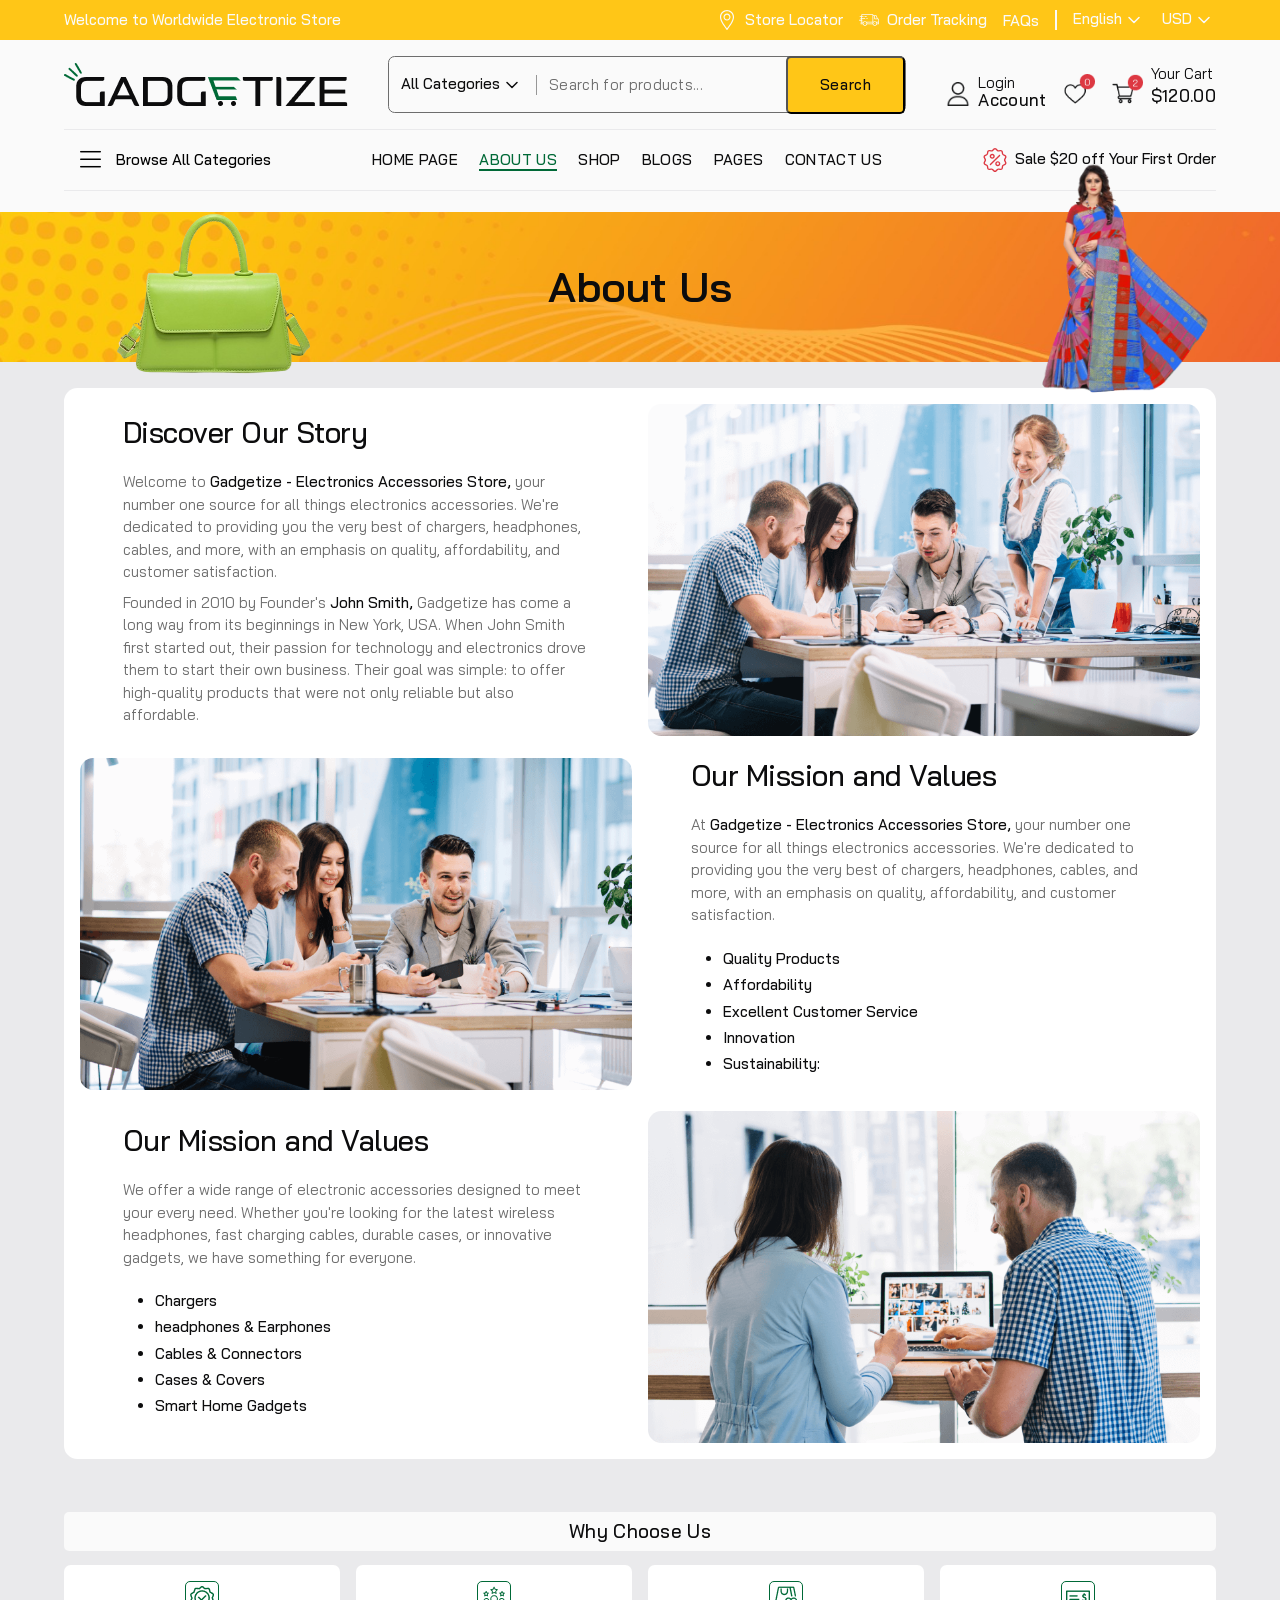
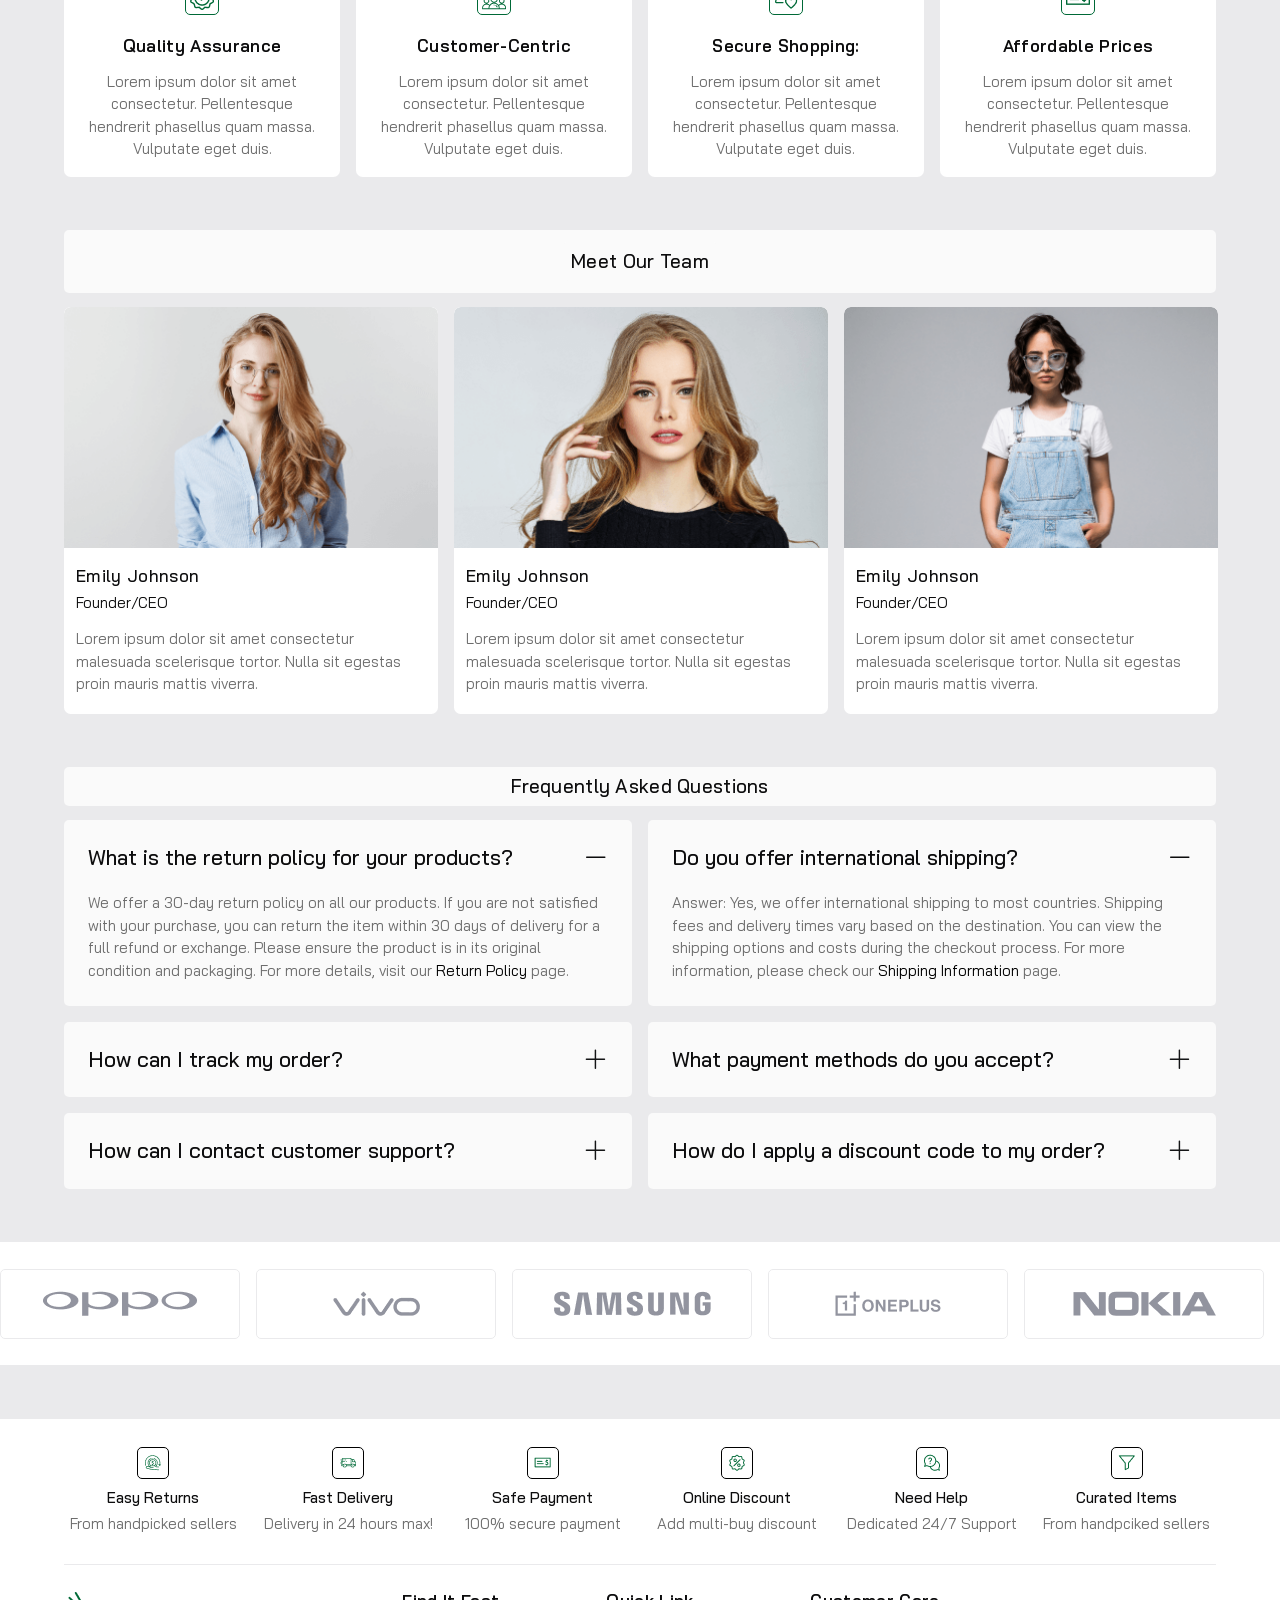
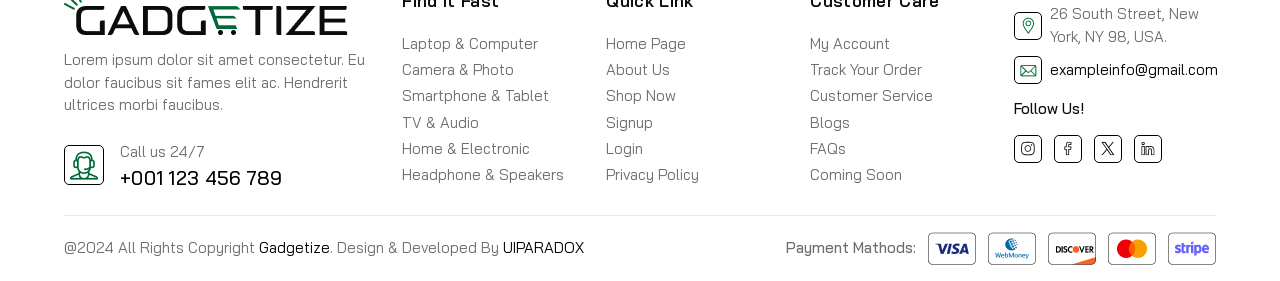
<file: about.html>
<!DOCTYPE html>
<html lang="en">
  <!-- Mirrored from uiparadox.co.uk/templates/gadgetize/about.html by HTTrack Website Copier/3.x [XR&CO'2014], Sun, 22 Dec 2024 06:13:19 GMT -->
  <head>
    <meta charset="UTF-8" />
    <meta http-equiv="X-UA-Compatible" content="IE=edge" />
    <meta
      name="viewport"
      content="width=device-width, initial-scale=1, shrink-to-fit=no"
    />
    <meta name="description" content="Accessory-Store" />

    <title>Accessory Store</title>

    <!-- Favicon -->
    <link
      rel="shortcut icon"
      type="image/x-icon"
      href="assets/media/favicon.png"
    />

    <!-- All CSS files -->
    <link rel="stylesheet" href="assets/css/vendor/font-awesome.css" />
    <link rel="stylesheet" href="assets/css/vendor/bootstrap.min.css" />
    <link rel="stylesheet" href="assets/css/vendor/slick.css" />
    <link rel="stylesheet" href="assets/css/app.css" />
  </head>

  <body class="tt-smooth-scroll">
    <!-- Main Wrapper Start -->
    <div id="scroll-container">
      <!-- Header Menu Start -->
      <header class="mb-24">
        <div class="header-section">
          <div class="header-top bg-color-primary">
            <div class="header-start d-lg-block d-none">
              <p class="fw-500 white">Welcome to Worldwide Electronic Store</p>
            </div>
            <div class="header-end">
              <a
                href="contact.html"
                class="top-bar-links d-sm-flex d-none align-items-center gap-2"
              >
                <svg
                  xmlns="http://www.w3.org/2000/svg"
                  width="20"
                  height="20"
                  viewBox="0 0 20 20"
                  fill="none"
                >
                  <path
                    d="M9.51246 19.7391C9.62113 19.9021 9.8041 20 10 20C10.1959 20 10.3789 19.9021 10.4875 19.7391C11.8742 17.6591 13.9167 15.0903 15.34 12.4778C16.478 10.3889 17.0312 8.60727 17.0312 7.03125C17.0312 3.15422 13.877 0 10 0C6.12297 0 2.96875 3.15422 2.96875 7.03125C2.96875 8.60727 3.52199 10.3889 4.66004 12.4778C6.08227 15.0883 8.12863 17.6634 9.51246 19.7391ZM10 1.17188C13.2309 1.17188 15.8594 3.80039 15.8594 7.03125C15.8594 8.40641 15.3529 10.0046 14.3109 11.9171C13.0841 14.1691 11.3334 16.4534 10 18.3738C8.66684 16.4537 6.91602 14.1692 5.6891 11.9171C4.64715 10.0046 4.14062 8.40641 4.14062 7.03125C4.14062 3.80039 6.76914 1.17188 10 1.17188Z"
                    fill="#FAFAFA"
                  />
                  <path
                    d="M10 10.5469C11.9385 10.5469 13.5156 8.96977 13.5156 7.03125C13.5156 5.09273 11.9385 3.51562 10 3.51562C8.06148 3.51562 6.48438 5.09273 6.48438 7.03125C6.48438 8.96977 8.06148 10.5469 10 10.5469ZM10 4.6875C11.2923 4.6875 12.3438 5.73891 12.3438 7.03125C12.3438 8.32359 11.2923 9.375 10 9.375C8.70766 9.375 7.65625 8.32359 7.65625 7.03125C7.65625 5.73891 8.70766 4.6875 10 4.6875Z"
                    fill="#FAFAFA"
                  />
                </svg>
                <div>
                  <p class="fw-500 white">Store Locator</p>
                </div>
              </a>
              <a
                href="tracking.html"
                class="top-bar-links d-flex align-items-center gap-2"
              >
                <svg
                  xmlns="http://www.w3.org/2000/svg"
                  width="20"
                  height="20"
                  viewBox="0 0 20 20"
                  fill="none"
                >
                  <g clip-path="url(#clip0_7765_205)">
                    <path
                      d="M5.95035 13.125H5.95008C5.73434 13.125 5.55957 13.2999 5.55957 13.5156C5.55957 13.7313 5.73461 13.9063 5.95035 13.9063C6.16609 13.9063 6.34097 13.7313 6.34097 13.5156C6.34097 13.2999 6.16609 13.125 5.95035 13.125Z"
                      fill="#FAFAFA"
                    />
                    <path
                      d="M15.7945 13.125H15.7942C15.5784 13.125 15.4037 13.2999 15.4037 13.5156C15.4037 13.7313 15.5787 13.9063 15.7945 13.9063C16.0102 13.9063 16.1851 13.7313 16.1851 13.5156C16.1851 13.2999 16.0102 13.125 15.7945 13.125Z"
                      fill="#FAFAFA"
                    />
                    <path
                      d="M18.9191 8.43752H18.7649L17.5204 5.54862C17.4587 5.40534 17.3177 5.31253 17.1617 5.31253H14.2318V4.53128C14.2318 4.31558 14.0569 4.14066 13.8412 4.14066H2.82543C2.62227 4.14066 2.45301 4.29636 2.43617 4.49886L2.30731 6.04499H1.0675C0.851761 6.04499 0.676879 6.21991 0.676879 6.43561C0.676879 6.65131 0.851761 6.82624 1.0675 6.82624H2.24219L2.14859 7.94928H1.65344C1.4377 7.94928 1.26282 8.1242 1.26282 8.33991C1.26282 8.55561 1.4377 8.73053 1.65344 8.73053H2.08352L1.98992 9.85354H0.481567C0.265825 9.85354 0.0909424 10.0285 0.0909424 10.2442C0.0909424 10.4599 0.265825 10.6348 0.481567 10.6348H1.92481L1.65488 13.8738C1.64582 13.9827 1.68274 14.0904 1.75668 14.1708C1.83067 14.2512 1.93488 14.2969 2.04414 14.2969H3.74031C4.06277 15.2063 4.93164 15.8594 5.95019 15.8594C6.96874 15.8594 7.83761 15.2063 8.16007 14.2969H13.5844C13.9069 15.2063 14.7758 15.8594 15.7943 15.8594C16.8129 15.8594 17.6817 15.2063 18.0042 14.2969H19.7004C19.9161 14.2969 20.091 14.122 20.091 13.9063V9.60943C20.0909 8.94131 19.5872 8.43752 18.9191 8.43752ZM15.9899 6.09378H16.9046L17.9142 8.43752H15.9899V6.09378ZM3.18035 9.85354H2.77387L2.86746 8.73053H5.91472C6.13046 8.73053 6.30534 8.55561 6.30534 8.33991C6.30534 8.1242 6.13046 7.94928 5.91472 7.94928H2.93258L3.02617 6.82624H4.15691C4.37265 6.82624 4.54754 6.65131 4.54754 6.43561C4.54754 6.21991 4.37265 6.04499 4.15691 6.04499H3.09125L3.18484 4.9219H13.4506V11.7578H7.49882C7.08558 11.3933 6.54323 11.1719 5.95019 11.1719C5.35714 11.1719 4.8148 11.3933 4.40156 11.7578H2.6152L2.70879 10.6348H3.18035C3.39609 10.6348 3.57097 10.4599 3.57097 10.2442C3.57097 10.0285 3.39609 9.85354 3.18035 9.85354ZM2.46871 13.5156L2.55008 12.5391H3.81969C3.68281 12.8365 3.60644 13.1673 3.60644 13.5156H2.46871ZM5.95019 15.0781C5.08863 15.0781 4.38769 14.3772 4.38769 13.5156C4.38769 12.6541 5.08863 11.9531 5.95019 11.9531C6.81175 11.9531 7.51269 12.6541 7.51269 13.5156C7.51269 14.3772 6.81175 15.0781 5.95019 15.0781ZM8.29393 13.5156C8.29393 13.1673 8.21757 12.8365 8.08069 12.5391H13.6638C13.5269 12.8365 13.4506 13.1673 13.4506 13.5156H8.29393ZM15.7943 15.0781C14.9327 15.0781 14.2318 14.3772 14.2318 13.5156C14.2318 12.6541 14.9327 11.9531 15.7943 11.9531C16.6558 11.9531 17.3568 12.6541 17.3568 13.5156C17.3568 14.3772 16.6558 15.0781 15.7943 15.0781ZM19.3097 13.5156H18.138C18.138 13.1673 18.0617 12.8365 17.9248 12.5391H19.3097V13.5156H19.3097ZM19.3097 11.7578H17.3429C16.9297 11.3933 16.3873 11.1719 15.7943 11.1719C15.2012 11.1719 14.6589 11.3933 14.2456 11.7578H14.2318V6.09378H15.2086V8.82815C15.2086 9.04385 15.3835 9.21877 15.5993 9.21877H18.9191C19.16 9.21877 19.3097 9.36846 19.3097 9.6094V11.7578Z"
                      fill="#FAFAFA"
                    />
                    <path
                      d="M7.75232 6.43561C7.75232 6.21991 7.57744 6.04499 7.3617 6.04499H5.91467C5.69893 6.04499 5.52405 6.21991 5.52405 6.43561C5.52405 6.65132 5.69893 6.82624 5.91467 6.82624H7.3617C7.57744 6.82624 7.75232 6.65132 7.75232 6.43561Z"
                      fill="#FAFAFA"
                    />
                    <path
                      d="M7.28186 8.33991C7.28186 8.55561 7.45674 8.73053 7.67248 8.73053H8.396C8.61174 8.73053 8.78662 8.55561 8.78662 8.33991C8.78662 8.1242 8.61174 7.94928 8.396 7.94928H7.67248C7.45674 7.94928 7.28186 8.12416 7.28186 8.33991Z"
                      fill="#FAFAFA"
                    />
                  </g>
                  <defs>
                    <clipPath id="clip0_7765_205">
                      <rect
                        width="20"
                        height="20"
                        fill="white"
                        transform="translate(0.0909424)"
                      />
                    </clipPath>
                  </defs>
                </svg>
                <p class="fw-500 white">Order Tracking</p>
              </a>
              <div class="d-sm-block d-none">
                <a href="about.html"
                  ><span class="fw-500 top-bar-links">FAQs</span></a
                >
              </div>
              <div class="vr-line d-sm-block d-none"></div>
              <div class="drop-container">
                <div class="wrapper-dropdown white" id="dropdown">
                  <span class="selected-display" id="destination">English</span>
                  <svg
                    id="drp-arrow"
                    width="24"
                    height="24"
                    viewBox="0 0 24 24"
                    fill="none"
                    xmlns="http://www.w3.org/2000/svg"
                    class="arrow transition-all ml-auto rotate-180"
                  >
                    <path
                      d="M7 14.5l5-5 5 5"
                      stroke="currentColor"
                      stroke-width="1.5"
                      stroke-linecap="round"
                      stroke-linejoin="round"
                    ></path>
                  </svg>
                  <ul class="topbar-dropdown bg-lightest-gray">
                    <li class="item dark-black">English</li>
                    <li class="item dark-black">Spanish</li>
                    <li class="item dark-black">Italian</li>
                    <li class="item dark-black">Arabic</li>
                  </ul>
                </div>
              </div>
              <div class="drop-container">
                <div class="wrapper-dropdown white" id="dropdown2">
                  <span class="selected-display" id="destination2">USD</span>
                  <svg
                    id="drp-arrow2"
                    width="24"
                    height="24"
                    viewBox="0 0 24 24"
                    fill="none"
                    xmlns="http://www.w3.org/2000/svg"
                    class="arrow transition-all ml-auto rotate-180"
                  >
                    <path
                      d="M7 14.5l5-5 5 5"
                      stroke="currentColor"
                      stroke-width="1.5"
                      stroke-linecap="round"
                      stroke-linejoin="round"
                    ></path>
                  </svg>
                  <ul class="topbar-dropdown bg-lightest-gray">
                    <li class="item dark-black">USD</li>
                    <li class="item dark-black">AED</li>
                    <li class="item dark-black">EUR</li>
                    <li class="item dark-black">GBP</li>
                  </ul>
                </div>
              </div>
            </div>
          </div>
          <div class="container-fluid">
            <div class="header-center">
              <a href="index.html" class="header-logo">
                <img src="assets/media/logo.png" alt="" />
              </a>
              <div class="mixin-container d-xl-flex d-none">
                <div class="drop-container">
                  <div class="wrapper-dropdown" id="dropdown3">
                    <span
                      class="selected-display black fw-500"
                      id="destination3"
                      >All Categories</span
                    >
                    <svg
                      id="drp-arrow3"
                      width="24"
                      height="24"
                      viewBox="0 0 24 24"
                      fill="none"
                      xmlns="http://www.w3.org/2000/svg"
                      class="arrow transition-all ml-auto rotate-180"
                    >
                      <path
                        d="M7 14.5l5-5 5 5"
                        stroke="currentColor"
                        stroke-width="1.5"
                        stroke-linecap="round"
                        stroke-linejoin="round"
                      ></path>
                    </svg>
                    <ul class="topbar-dropdown bg-lightest-gray box-shadow-1">
                      <li class="item dark-black">Digital & Electronics</li>
                      <li class="item dark-black">Camera & Photo</li>
                      <li class="item dark-black">Computer Hardware</li>
                      <li class="item dark-black">Gamepad & Console</li>
                      <li class="item dark-black">Headphone & Speaker</li>
                      <li class="item dark-black">Laptop & Computer</li>
                      <li class="item dark-black">Smartphone & Tablet</li>
                      <li class="item dark-black">TV & Audio</li>
                      <li class="item dark-black">Watches & Eyewear</li>
                      <li class="item dark-black">Fan & AC</li>
                    </ul>
                  </div>
                </div>
                <div class="vr-line vr-line-2"></div>
                <form
                  action="https://uiparadox.co.uk/templates/gadgetize/index.html"
                  method="post"
                >
                  <div class="input-field">
                    <input
                      type="text"
                      name="search"
                      id="searchInput"
                      class="form-control"
                      placeholder="Search for products..."
                    />
                    <button type="submit" class="cus-btn">Search</button>
                  </div>
                </form>
              </div>
              <div class="header-buttons">
                <a
                  href="register.html"
                  class="button-block align-items-sm-unset align-items-end"
                >
                  <img
                    src="assets/media/users/user-3.png"
                    alt=""
                    class="user"
                  />
                  <div>
                    <p>Login</p>
                    <h6>Account</h6>
                  </div>
                </a>
                <a href="wishlist.html" class="button-block d-sm-flex d-none">
                  <img src="assets/media/icons/wishlist.png" alt="" />
                </a>
                <a href="#" class="button-block d-sm-flex d-none cart-button">
                  <img src="assets/media/icons/cart.png" alt="" />
                  <div>
                    <p>Your Cart</p>
                    <h6>$120.00</h6>
                  </div>
                </a>
              </div>
            </div>
            <div class="mixin-container d-xl-none d-flex">
              <div class="drop-container">
                <div class="wrapper-dropdown" id="dropdown4">
                  <span class="selected-display black fw-500" id="destination4"
                    >All Categories</span
                  >
                  <svg
                    id="drp-arrow4"
                    width="24"
                    height="24"
                    viewBox="0 0 24 24"
                    fill="none"
                    xmlns="http://www.w3.org/2000/svg"
                    class="arrow transition-all ml-auto rotate-180"
                  >
                    <path
                      d="M7 14.5l5-5 5 5"
                      stroke="currentColor"
                      stroke-width="1.5"
                      stroke-linecap="round"
                      stroke-linejoin="round"
                    ></path>
                  </svg>
                  <ul class="topbar-dropdown bg-lightest-gray box-shadow-1">
                    <li class="item dark-black">Digital & Electronics</li>
                    <li class="item dark-black">Camera & Photo</li>
                    <li class="item dark-black">Computer Hardware</li>
                    <li class="item dark-black">Gamepad & Console</li>
                    <li class="item dark-black">Headphone & Speaker</li>
                    <li class="item dark-black">Laptop & Computer</li>
                    <li class="item dark-black">Smartphone & Tablet</li>
                    <li class="item dark-black">TV & Audio</li>
                    <li class="item dark-black">Watches & Eyewear</li>
                    <li class="item dark-black">Fan & AC</li>
                  </ul>
                </div>
              </div>
              <div class="vr-line vr-line-2"></div>
              <div class="input-field">
                <input
                  type="text"
                  name="search"
                  id="searchInput2"
                  class="form-control"
                  placeholder="Search for products..."
                />
                <button type="submit" class="cus-btn">Search</button>
              </div>
            </div>

            <div class="header-bottom-area">
              <nav
                class="navigation d-flex align-items-center justify-content-between"
              >
                <!-- Categories Dropdown -->
                <div class="nav-container">
                  <nav class="all-category-nav">
                    <label class="open-menu-all" for="open-menu-all">
                      <input
                        class="input-menu-all"
                        id="open-menu-all"
                        type="checkbox"
                        name="menu-open"
                      />
                      <span class="all-navigator"
                        ><i class="fas fa-bars" aria-hidden="true"></i>
                        <span>Browse All Categories</span>
                      </span>
                      <span class="all-category-list list-unstyled">
                        <span class="all-category-list-item"
                          ><a
                            href="shop-grid-1.html"
                            class="all-category-list-link dark-black fw-500"
                            >Value Of The Day
                          </a>
                        </span>
                        <span class="all-category-list-item"
                          ><a
                            href="shop-grid-1.html"
                            class="all-category-list-link dark-black fw-500"
                            >Top 100 Offers</a
                          ></span
                        >
                        <span class="all-category-list-item"
                          ><a
                            href="shop-grid-1.html"
                            class="all-category-list-link dark-black fw-500"
                            >New Arrivals</a
                          ></span
                        >
                        <span class="all-category-list-item"
                          ><a
                            href="javascript:;"
                            class="all-category-list-link d-flex align-items-center justify-content-between"
                            >Laptop & Computer<i
                              class="fas fa-angle-right"
                              aria-hidden="true"
                            ></i
                          ></a>
                          <span class="category-second-list">
                            <span class="sub-menu-main-wrapper">
                              <span class="wrapper-1">
                                <span
                                  class="category-second-list-ul list-unstyled mb-40"
                                >
                                  <span class="dark-black fw-500 mb-16"
                                    >Brands</span
                                  >
                                  <span class="category-second-item"
                                    ><a href="#">Apple </a></span
                                  >
                                  <span class="category-second-item"
                                    ><a href="#">Dell</a></span
                                  >
                                  <span class="category-second-item"
                                    ><a href="#">Asus </a></span
                                  >
                                  <span class="category-second-item"
                                    ><a href="#">Acer </a></span
                                  >
                                  <span class="category-second-item"
                                    ><a href="#">MSI </a></span
                                  >
                                  <span class="category-second-item"
                                    ><a href="#">Lenovo </a></span
                                  >
                                </span>
                                <span
                                  class="category-second-list-ul list-unstyled"
                                >
                                  <span class="dark-black fw-500 mb-16"
                                    >Devices</span
                                  >
                                  <span class="category-second-item"
                                    ><a href="#">Printer and Ink</a></span
                                  >
                                  <span class="category-second-item"
                                    ><a href="#">Project and Screen</a></span
                                  >
                                  <span class="category-second-item"
                                    ><a href="#">Network Adaptor</a></span
                                  >
                                  <span class="category-second-item"
                                    ><a href="#">Photocopy and Scanner</a></span
                                  >
                                </span>
                              </span>
                              <span class="wrapper-1">
                                <span
                                  class="category-second-list-ul list-unstyled mb-40"
                                >
                                  <span class="dark-black fw-500 mb-16"
                                    >Models</span
                                  >
                                  <span class="category-second-item"
                                    ><a href="#">Office Computer</a></span
                                  >
                                  <span class="category-second-item"
                                    ><a href="#">Business Computer</a></span
                                  >
                                  <span class="category-second-item"
                                    ><a href="#">Gaming Computer</a></span
                                  >
                                  <span class="category-second-item"
                                    ><a href="#">Programming Computer</a></span
                                  >
                                </span>
                                <span
                                  class="category-second-list-ul list-unstyled"
                                >
                                  <span class="dark-black fw-500 mb-16"
                                    >Prices</span
                                  >
                                  <span class="category-second-item"
                                    ><a href="#">Up to $200</a></span
                                  >
                                  <span class="category-second-item"
                                    ><a href="#">$500 to $1000</a></span
                                  >
                                  <span class="category-second-item"
                                    ><a href="#">$1000 to $2000</a></span
                                  >
                                  <span class="category-second-item"
                                    ><a href="#">$2000 to $3000</a></span
                                  >
                                  <span class="category-second-item"
                                    ><a href="#">$3000 to $4000</a></span
                                  >
                                  <span class="category-second-item"
                                    ><a href="#">$4000 to $5000</a></span
                                  >
                                </span>
                              </span>
                            </span>
                            <span class="img-product-menu">
                              <span class="image-content">
                                <span class="h6 d-block fw-400 white mb-4p"
                                  >LCD</span
                                >
                                <span class="h6 d-block fw-500 white mb-24"
                                  >Radient View LCD</span
                                >
                                <span class="d-block text-16 white mb-4p"
                                  >Just from:</span
                                >
                                <span class="d-block h4 color-ter mb-32"
                                  >$840.99</span
                                >
                                <a href="shop-list-1.html" class="cus-btn-3 sec"
                                  >Shop Now</a
                                >
                              </span>
                            </span>
                          </span>
                        </span>
                        <span class="all-category-list-item"
                          ><a
                            href="javascript:;"
                            class="all-category-list-link d-flex align-items-center justify-content-between"
                            >Computer Hardware<i
                              class="fas fa-angle-right"
                              aria-hidden="true"
                            ></i
                          ></a>
                          <span class="category-second-list">
                            <span class="sub-menu-main-wrapper">
                              <span class="wrapper-1">
                                <span
                                  class="category-second-list-ul list-unstyled mb-40"
                                >
                                  <span class="dark-black fw-500 mb-16"
                                    >Hardware</span
                                  >
                                  <span class="category-second-item"
                                    ><a href="#">CPU, Processor </a></span
                                  >
                                  <span class="category-second-item"
                                    ><a href="#">Motherboard</a></span
                                  >
                                  <span class="category-second-item"
                                    ><a href="#">RAM, Memory</a></span
                                  >
                                  <span class="category-second-item"
                                    ><a href="#">VGA, Graphic Card </a></span
                                  >
                                  <span class="category-second-item"
                                    ><a href="#">PSU, Power Supply</a></span
                                  >
                                  <span class="category-second-item"
                                    ><a href="#">Cooling Systems</a></span
                                  >
                                </span>
                                <span
                                  class="category-second-list-ul list-unstyled"
                                >
                                  <span class="dark-black fw-500 mb-16"
                                    >Others</span
                                  >
                                  <span class="category-second-item"
                                    ><a href="#">Security</a></span
                                  >
                                  <span class="category-second-item"
                                    ><a href="#">Barcode Scanner</a></span
                                  >
                                  <span class="category-second-item"
                                    ><a href="#">Attendence Machines</a></span
                                  >
                                  <span class="category-second-item"
                                    ><a href="#">Bill Counters</a></span
                                  >
                                </span>
                              </span>
                              <span class="wrapper-1">
                                <span
                                  class="category-second-list-ul list-unstyled mb-40"
                                >
                                  <span class="dark-black fw-500 mb-16"
                                    >Peripherals</span
                                  >
                                  <span class="category-second-item"
                                    ><a href="#">Mointer</a></span
                                  >
                                  <span class="category-second-item"
                                    ><a href="#">Mouse</a></span
                                  >
                                  <span class="category-second-item"
                                    ><a href="#">Keyboard</a></span
                                  >
                                  <span class="category-second-item"
                                    ><a href="#">Microphone</a></span
                                  >
                                </span>
                              </span>
                            </span>
                            <span class="img-product-menu v-2">
                              <span class="image-content">
                                <span class="d-block h6 fw-400 white mb-4p"
                                  >LAPTOP</span
                                >
                                <span class="d-block h6 fw-500 white mb-24"
                                  >MACBOOK M1</span
                                >
                                <span class="d-block text-16 white mb-4p"
                                  >Just from:</span
                                >
                                <span class="d-block h4 color-ter mb-32"
                                  >$340.99</span
                                >
                                <a href="shop-list-1.html" class="cus-btn-3 sec"
                                  >Shop Now</a
                                >
                              </span>
                            </span>
                          </span>
                        </span>
                        <span class="all-category-list-item"
                          ><a
                            href="shop-grid-2.html"
                            class="all-category-list-link"
                            >Camera & Photo</a
                          ></span
                        >
                        <span class="all-category-list-item"
                          ><a
                            href="javascript:;"
                            class="all-category-list-link d-flex align-items-center justify-content-between"
                            >Smartphone & Tablets<i
                              class="fas fa-angle-right"
                              aria-hidden="true"
                            ></i
                          ></a>
                          <span class="category-second-list">
                            <span class="sub-menu-main-wrapper">
                              <span class="wrapper-1">
                                <span
                                  class="category-second-list-ul list-unstyled mb-40"
                                >
                                  <span class="dark-black fw-500 mb-16"
                                    >Brands</span
                                  >
                                  <span class="category-second-item"
                                    ><a href="#">Apple </a></span
                                  >
                                  <span class="category-second-item"
                                    ><a href="#">Samsung</a></span
                                  >
                                  <span class="category-second-item"
                                    ><a href="#">Xiaomi</a></span
                                  >
                                  <span class="category-second-item"
                                    ><a href="#">Oppo </a></span
                                  >
                                  <span class="category-second-item"
                                    ><a href="#"> Huawei</a></span
                                  >
                                  <span class="category-second-item"
                                    ><a href="#">Nokia </a></span
                                  >
                                  <span class="category-second-item"
                                    ><a href="#">Vivo </a></span
                                  >
                                </span>

                                <span
                                  class="category-second-list-ul list-unstyled"
                                >
                                  <span class="dark-black fw-500 mb-16"
                                    >Display Sizes</span
                                  >
                                  <span class="category-second-item"
                                    ><a href="#">Up to 6 Inches</a></span
                                  >
                                  <span class="category-second-item"
                                    ><a href="#">6 Inch - 8 Inch</a></span
                                  >
                                  <span class="category-second-item"
                                    ><a href="#">8 Inch - 10 Inch</a></span
                                  >
                                </span>
                              </span>
                              <span class="wrapper-1">
                                <span
                                  class="category-second-list-ul list-unstyled mb-40"
                                >
                                  <span class="dark-black fw-500 mb-16"
                                    >Conditions</span
                                  >
                                  <span class="category-second-item"
                                    ><a href="#">All New</a></span
                                  >
                                  <span class="category-second-item"
                                    ><a href="#">Renewed</a></span
                                  >
                                  <span class="category-second-item"
                                    ><a href="#">Refurbished</a></span
                                  >
                                  <span class="category-second-item"
                                    ><a href="#">Used</a></span
                                  >
                                </span>
                                <span
                                  class="category-second-list-ul list-unstyled"
                                >
                                  <span class="dark-black fw-500 mb-16"
                                    >Prices</span
                                  >
                                  <span class="category-second-item"
                                    ><a href="#">Up to $200</a></span
                                  >
                                  <span class="category-second-item"
                                    ><a href="#">$500 to $1000</a></span
                                  >
                                  <span class="category-second-item"
                                    ><a href="#">$1000 to $2000</a></span
                                  >
                                  <span class="category-second-item"
                                    ><a href="#">$2000 to $3000</a></span
                                  >
                                  <span class="category-second-item"
                                    ><a href="#">$3000 to $4000</a></span
                                  >
                                  <span class="category-second-item"
                                    ><a href="#">$4000 to $5000</a></span
                                  >
                                </span>
                              </span>
                            </span>
                            <span class="img-product-menu v-3">
                              <span class="image-content">
                                <span class="d-block h6 fw-400 white mb-4p"
                                  >MOBIME</span
                                >
                                <span class="d-block h6 fw-500 white mb-24"
                                  >Mobile Phone</span
                                >
                                <span class="text-16 white mb-4p"
                                  >Just from:</span
                                >
                                <span class="d-block h4 color-ter mb-32"
                                  >$500.99</span
                                >
                                <a href="shop-list-1.html" class="cus-btn-3 sec"
                                  >Shop Now</a
                                >
                              </span>
                            </span>
                          </span>
                        </span>
                        <span class="all-category-list-item"
                          ><a
                            href="javascript:;"
                            class="all-category-list-link d-flex align-items-center justify-content-between"
                            >TV & Audio<i
                              class="fas fa-angle-right"
                              aria-hidden="true"
                            ></i
                          ></a>
                          <span class="category-second-list">
                            <span class="sub-menu-main-wrapper">
                              <span class="wrapper-1">
                                <span
                                  class="category-second-list-ul list-unstyled mb-40"
                                >
                                  <span class="dark-black fw-500 mb-16"
                                    >Brands</span
                                  >
                                  <span class="category-second-item"
                                    ><a href="#">Sony </a></span
                                  >
                                  <span class="category-second-item"
                                    ><a href="#">LG</a></span
                                  >
                                  <span class="category-second-item"
                                    ><a href="#">Samsung </a></span
                                  >
                                  <span class="category-second-item"
                                    ><a href="#">Panasonic</a></span
                                  >
                                  <span class="category-second-item"
                                    ><a href="#">Toshiba </a></span
                                  >
                                </span>
                                <span
                                  class="category-second-list-ul list-unstyled"
                                >
                                  <span class="dark-black fw-500 mb-16"
                                    >Department</span
                                  >
                                  <span class="category-second-item"
                                    ><a href="#">Smart TVs</a></span
                                  >
                                  <span class="category-second-item"
                                    ><a href="#">LED TVs</a></span
                                  >
                                  <span class="category-second-item"
                                    ><a href="#">Curved TVs</a></span
                                  >
                                  <span class="category-second-item"
                                    ><a href="#">OLED TVs</a></span
                                  >
                                  <span class="category-second-item"
                                    ><a href="#">Plasma TVs</a></span
                                  >
                                  <span class="category-second-item"
                                    ><a href="#">Smart TVs 4K</a></span
                                  >
                                </span>
                              </span>
                              <span class="wrapper-1">
                                <span
                                  class="category-second-list-ul list-unstyled"
                                >
                                  <span class="dark-black fw-500 mb-16"
                                    >Prices</span
                                  >
                                  <span class="category-second-item"
                                    ><a href="#">Up to $200</a></span
                                  >
                                  <span class="category-second-item"
                                    ><a href="#">$500 to $1000</a></span
                                  >
                                  <span class="category-second-item"
                                    ><a href="#">$1000 to $2000</a></span
                                  >
                                  <span class="category-second-item"
                                    ><a href="#">$2000 to $3000</a></span
                                  >
                                  <span class="category-second-item"
                                    ><a href="#">$3000 to $4000</a></span
                                  >
                                  <span class="category-second-item"
                                    ><a href="#">$4000 to $5000</a></span
                                  >
                                  <span class="category-second-item"
                                    ><a href="#">$5000 to $6000</a></span
                                  >
                                </span>
                              </span>
                            </span>
                            <span class="img-product-menu v-4">
                              <span class="image-content">
                                <span class="d-block h6 fw-400 white mb-4p"
                                  >HEADPHONE</span
                                >
                                <span class="d-block h6 fw-500 white mb-24"
                                  >Bass Headphones</span
                                >
                                <span class="text-16 white mb-4p"
                                  >Just from:</span
                                >
                                <span class="d-block h4 color-ter mb-32"
                                  >$180.00</span
                                >
                                <a href="shop-list-1.html" class="cus-btn-3 sec"
                                  >Shop Now</a
                                >
                              </span>
                            </span>
                          </span>
                        </span>
                        <span class="all-category-list-item"
                          ><a
                            href="shop-grid-3.html"
                            class="all-category-list-link"
                            >Home & Electronic</a
                          ></span
                        >
                        <span class="all-category-list-item"
                          ><a
                            href="shop-grid-4.html"
                            class="all-category-list-link"
                            >Headphone & Speakers</a
                          >
                        </span>
                        <span class="all-category-list-item"
                          ><a
                            href="shop-grid-sidebar-1.html"
                            class="all-category-list-link"
                            >Watches & Eyewear</a
                          ></span
                        >
                        <span class="all-category-list-item"
                          ><a
                            href="shop-grid-sidebar-2.html"
                            class="all-category-list-link"
                            >Gamepad & Console</a
                          ></span
                        >
                      </span>
                    </label>
                  </nav>
                </div>
                <!-- Categories Dropdown -->
                <div class="menu-button-right">
                  <div class="main-menu__nav">
                    <ul class="main-menu__list">
                      <li>
                        <a href="index.html">Home Page</a>
                      </li>
                      <li>
                        <a href="about.html" class="active">About Us</a>
                      </li>
                      <!--  -->
                      <li class="dropdown">
                        <a href="javascript:void(0);">Shop</a>
                        <ul class="sub-menu">
                          <li class="dropdown">
                            <a href="javascript:void(0);">Shop Grid</a>
                            <ul class="sub-menu">
                              <li>
                                <a href="shop-grid-1.html">Shop Grid 1</a>
                              </li>
                              <li>
                                <a href="shop-grid-2.html">Shop Grid 2</a>
                              </li>
                              <li>
                                <a href="shop-grid-3.html">Shop Grid 3</a>
                              </li>
                              <li>
                                <a href="shop-grid-4.html">Shop Grid 4</a>
                              </li>
                            </ul>
                          </li>
                          <li class="dropdown">
                            <a href="javascript:void(0);"
                              >Shop Grid with Sidebar</a
                            >
                            <ul class="sub-menu">
                              <li>
                                <a href="shop-grid-sidebar-1.html"
                                  >Shop Grid Sidebar 1</a
                                >
                              </li>
                              <li>
                                <a href="shop-grid-sidebar-2.html"
                                  >Shop Grid Sidebar 2</a
                                >
                              </li>
                            </ul>
                          </li>
                          <li class="dropdown">
                            <a href="javascript:void(0);">Shop List</a>
                            <ul class="sub-menu">
                              <li>
                                <a href="shop-list-1.html">Shop List 1</a>
                              </li>
                            </ul>
                          </li>
                          <li class="dropdown">
                            <a href="javascript:void(0);"
                              >Shop List with Sidebar</a
                            >
                            <ul class="sub-menu">
                              <li>
                                <a href="shop-list-sidebar-1.html"
                                  >Shop List Sidebar 1</a
                                >
                              </li>
                            </ul>
                          </li>
                          <li><a href="shop-detail.html">Shop Detail 1</a></li>
                          <li>
                            <a href="shop-detail-2.html">Shop Detail 2</a>
                          </li>
                          <li><a href="wishlist.html">Wishlist</a></li>
                          <li><a href="cart.html">Cart</a></li>
                          <li><a href="checkout.html">Checkout</a></li>
                        </ul>
                      </li>

                      <!--  -->
                      <li class="dropdown">
                        <a href="javascript:void(0);">Blogs</a>
                        <ul>
                          <li><a href="blog-grid.html">Blog Grid</a></li>
                          <li>
                            <a href="blog-grid-sidebar-1.html"
                              >Blog Grid Sidebar 1</a
                            >
                          </li>
                          <li>
                            <a href="blog-grid-sidebar-2.html"
                              >Blog Grid Sidebar 2</a
                            >
                          </li>
                          <li>
                            <a href="blog-list-sidebar-1.html"
                              >Blog List Sidebar 1</a
                            >
                          </li>
                          <li><a href="blog-detail.html">Blog Detail</a></li>
                        </ul>
                      </li>
                      <li class="dropdown">
                        <a href="javascript:void(0);">Pages</a>
                        <ul>
                          <li><a href="tracking.html">Tracking</a></li>
                          <li><a href="register.html">Register</a></li>
                          <li><a href="404.html">404</a></li>
                          <li><a href="coming-soon.html">Coming Soon</a></li>
                        </ul>
                      </li>
                      <li>
                        <a href="contact.html">Contact Us</a>
                      </li>
                    </ul>
                  </div>
                </div>
                <div class="main-menu__right">
                  <div class="d-sm-flex d-none gap-2">
                    <svg
                      xmlns="http://www.w3.org/2000/svg"
                      width="24"
                      height="24"
                      viewBox="0 0 24 24"
                      fill="none"
                    >
                      <g clip-path="url(#clip0_7572_706)">
                        <path
                          d="M22.4042 12.3108C22.3076 12.1133 22.3076 11.8867 22.4042 11.6891L23.2993 9.85799C23.7977 8.83841 23.4028 7.62319 22.4003 7.0913L20.5999 6.13599C20.4056 6.03296 20.2724 5.84959 20.2344 5.63307L19.8823 3.62548C19.6862 2.5077 18.6523 1.75658 17.5288 1.91553L15.5107 2.201C15.2929 2.23175 15.0775 2.16172 14.9195 2.00886L13.4546 0.591743C12.6389 -0.197346 11.3611 -0.197393 10.5455 0.591743L9.08059 2.009C8.92253 2.16191 8.70714 2.2318 8.48936 2.20114L6.47126 1.91567C5.34744 1.75663 4.31385 2.50784 4.11778 3.62562L3.76565 5.63312C3.72764 5.84968 3.59447 6.03301 3.40027 6.13609L1.59981 7.09139C0.597345 7.62323 0.202473 8.83855 0.700845 9.85813L1.59592 11.6892C1.69248 11.8868 1.69248 12.1134 1.59592 12.3109L0.700798 14.1421C0.202426 15.1616 0.597298 16.3769 1.59976 16.9087L3.40022 17.864C3.59447 17.9671 3.72764 18.1505 3.76565 18.367L4.11778 20.3746C4.29628 21.3921 5.1688 22.1057 6.17159 22.1056C6.27036 22.1056 6.37058 22.0987 6.47131 22.0845L8.48941 21.799C8.70705 21.7681 8.92258 21.8383 9.08064 21.9911L10.5455 23.4083C10.9534 23.8028 11.4766 24.0001 12 24C12.5233 24 13.0469 23.8027 13.4546 23.4083L14.9195 21.9911C15.0776 21.8383 15.293 21.7684 15.5107 21.799L17.5288 22.0845C18.6528 22.2435 19.6862 21.4923 19.8823 20.3745L20.2345 18.367C20.2725 18.1505 20.4057 17.9671 20.5999 17.864L22.4003 16.9087C23.4028 16.3769 23.7977 15.1616 23.2993 14.142L22.4042 12.3108ZM21.7515 15.6859L19.9511 16.6412C19.377 16.9459 18.9833 17.4876 18.8711 18.1278L18.519 20.1353C18.4526 20.5135 18.103 20.7675 17.7227 20.7138L15.7046 20.4284C15.061 20.3372 14.4242 20.5443 13.9571 20.9962L12.4921 22.4132C12.2162 22.6801 11.7839 22.6801 11.5079 22.4132L10.043 20.9961C9.64824 20.6142 9.13215 20.4073 8.59338 20.4073C8.49466 20.4073 8.39514 20.4142 8.29549 20.4283L6.27739 20.7138C5.89742 20.7675 5.5475 20.5135 5.48113 20.1353L5.12896 18.1277C5.01665 17.4876 4.62299 16.9457 4.04892 16.6412L2.24846 15.6859C1.90928 15.5059 1.77568 15.0948 1.94429 14.7498L2.83941 12.9187C3.12478 12.3348 3.12478 11.6651 2.83941 11.0813L1.94429 9.25011C1.77568 8.90516 1.90928 8.49403 2.24846 8.31407L4.04892 7.35877C4.62295 7.05413 5.01665 6.51235 5.12891 5.87223L5.48104 3.86468C5.54741 3.48649 5.897 3.23243 6.2773 3.28615L8.29539 3.57162C8.93875 3.66269 9.57582 3.45565 10.0429 3.00382L11.5079 1.58671C11.7838 1.3198 12.2161 1.3198 12.4921 1.58671L13.957 3.00382C14.4241 3.4557 15.0611 3.66269 15.7045 3.57162L17.7226 3.28615C18.1026 3.23238 18.4525 3.48649 18.5189 3.86468L18.871 5.87227C18.9833 6.5124 19.377 7.05422 19.951 7.35877L21.7515 8.31407C22.0907 8.49403 22.2243 8.90516 22.0557 9.25011L21.1605 11.0812C20.8752 11.6651 20.8752 12.3348 21.1605 12.9186L22.0557 14.7497C22.2243 15.0948 22.0907 15.506 21.7515 15.6859Z"
                          fill="#DD3842"
                        />
                        <path
                          d="M17.057 6.94288C16.7867 6.6726 16.3485 6.6726 16.0782 6.94288L6.94282 16.0783C6.67254 16.3486 6.67254 16.7868 6.94282 17.0571C7.07796 17.1922 7.2551 17.2598 7.43219 17.2598C7.60929 17.2598 7.78647 17.1923 7.92157 17.0571L17.0569 7.92172C17.3273 7.65139 17.3273 7.21321 17.057 6.94288Z"
                          fill="#DD3842"
                        />
                        <path
                          d="M9.2316 5.77103C7.83229 5.77103 6.69385 6.90947 6.69385 8.30878C6.69385 9.70808 7.83229 10.8465 9.2316 10.8465C10.6309 10.8465 11.7693 9.70808 11.7693 8.30878C11.7693 6.90947 10.6309 5.77103 9.2316 5.77103ZM9.2316 9.46227C8.59555 9.46227 8.0781 8.94482 8.0781 8.30873C8.0781 7.67269 8.59555 7.15524 9.2316 7.15524C9.86764 7.15524 10.3851 7.67269 10.3851 8.30873C10.3851 8.94482 9.86764 9.46227 9.2316 9.46227Z"
                          fill="#DD3842"
                        />
                        <path
                          d="M14.7685 13.1535C13.3692 13.1535 12.2307 14.292 12.2307 15.6913C12.2307 17.0906 13.3692 18.229 14.7685 18.229C16.1678 18.229 17.3062 17.0906 17.3062 15.6913C17.3062 14.292 16.1678 13.1535 14.7685 13.1535ZM14.7685 16.8448C14.1324 16.8448 13.6149 16.3273 13.6149 15.6913C13.6149 15.0552 14.1324 14.5378 14.7685 14.5378C15.4045 14.5378 15.922 15.0552 15.922 15.6913C15.922 16.3273 15.4045 16.8448 14.7685 16.8448Z"
                          fill="#DD3842"
                        />
                      </g>
                      <defs>
                        <clipPath id="clip0_7572_706">
                          <rect width="24" height="24" fill="white" />
                        </clipPath>
                      </defs>
                    </svg>
                    <p class="black fw-500">Sale $20 off Your First Order</p>
                  </div>
                  <a href="#" class="main-menu__toggler mobile-nav__toggler">
                    <img src="assets/media/icons/menu-2.png" alt="" />
                    Menu
                  </a>
                </div>
              </nav>
            </div>
          </div>
        </div>
      </header>
      <!-- Header Menu End -->

      <!-- Main Sections -->
      <main class="main-wrapper bg-lightest-gray">
        <!-- Title Banner Start -->
        <section class="title-banner">
          <div class="container-fluid">
            <div class="banner-wrapper">
              <img
                src="assets/media/images/bag.png"
                alt=""
                class="banner-image1"
              />
              <h1 class="dark-black fw-600">About Us</h1>
              <img
                width="50"
                src="assets/media/images/saree-2.png"
                alt=""
                class="banner-image2"
              />
            </div>
          </div>
        </section>
        <!-- Title Banner End -->

        <!-- About Section Start -->
        <section class="about-section py-40">
          <div class="container-fluid">
            <div class="about-wrapper bg-white">
              <div class="about-block mb-24">
                <div class="row align-items-center row-gap-4">
                  <div class="col-xl-6 col-lg-7 order-sm-1 order-2">
                    <div class="about-content">
                      <h3 class="mb-24">Discover Our Story</h3>
                      <p class="light-gray mb-12">
                        Welcome to
                        <span class="dark-black fw-500">
                          Gadgetize - Electronics Accessories Store,
                        </span>
                        your number one source for all things electronics
                        accessories. We're dedicated to providing you the very
                        best of chargers, headphones, cables, and more, with an
                        emphasis on quality, affordability, and customer
                        satisfaction.
                      </p>
                      <p class="light-gray">
                        Founded in 2010 by Founder's
                        <span class="dark-black fw-500"> John Smith,</span>
                        Gadgetize has come a long way from its beginnings in New
                        York, USA. When John Smith first started out, their
                        passion for technology and electronics drove them to
                        start their own business. Their goal was simple: to
                        offer high-quality products that were not only reliable
                        but also affordable.
                      </p>
                    </div>
                  </div>
                  <div class="col-xl-6 col-lg-5 order-sm-2 order-1">
                    <div class="about-image">
                      <img
                        src="assets/media/about/about-1.png"
                        alt=""
                        class="br-20"
                      />
                    </div>
                  </div>
                </div>
              </div>
              <div class="about-block mb-24">
                <div class="row align-items-center row-gap-4">
                  <div class="col-xl-6 col-lg-5">
                    <div class="about-image">
                      <img
                        src="assets/media/about/about-2.png"
                        alt=""
                        class="br-20"
                      />
                    </div>
                  </div>
                  <div class="col-xl-6 col-lg-7">
                    <div class="about-content">
                      <h3 class="mb-24">Our Mission and Values</h3>
                      <p class="light-gray mb-24">
                        At
                        <span class="dark-black fw-500">
                          Gadgetize - Electronics Accessories Store,
                        </span>
                        your number one source for all things electronics
                        accessories. We're dedicated to providing you the very
                        best of chargers, headphones, cables, and more, with an
                        emphasis on quality, affordability, and customer
                        satisfaction.
                      </p>
                      <ul>
                        <li class="fw-500 mb-8">Quality Products</li>
                        <li class="fw-500 mb-8">Affordability</li>
                        <li class="fw-500 mb-8">Excellent Customer Service</li>
                        <li class="fw-500 mb-8">Innovation</li>
                        <li class="fw-500">Sustainability:</li>
                      </ul>
                    </div>
                  </div>
                </div>
              </div>
              <div class="about-block">
                <div class="row align-items-center row-gap-4">
                  <div class="col-xl-6 col-lg-7 order-sm-1 order-2">
                    <div class="about-content">
                      <h3 class="mb-24">Our Mission and Values</h3>
                      <p class="light-gray mb-24">
                        We offer a wide range of electronic accessories designed
                        to meet your every need. Whether you're looking for the
                        latest wireless headphones, fast charging cables,
                        durable cases, or innovative gadgets, we have something
                        for everyone.
                      </p>
                      <ul>
                        <li class="fw-500 mb-8">Chargers</li>
                        <li class="fw-500 mb-8">headphones & Earphones</li>
                        <li class="fw-500 mb-8">Cables & Connectors</li>
                        <li class="fw-500 mb-8">Cases & Covers</li>
                        <li class="fw-500">Smart Home Gadgets</li>
                      </ul>
                    </div>
                  </div>
                  <div class="col-xl-6 col-lg-5 order-sm-2 order-1">
                    <div class="about-image">
                      <img
                        src="assets/media/about/about-3.png"
                        alt=""
                        class="br-20"
                      />
                    </div>
                  </div>
                </div>
              </div>
            </div>
          </div>
        </section>
        <!-- About Section End -->

        <!-- Why Choose Us -->
        <section class="whyChoose-us py-40">
          <div class="container-fluid">
            <div class="title-row text-center mb-16">
              <h5>Why Choose Us</h5>
            </div>
            <div class="row row-gap-3">
              <div class="col-xl-3 col-lg-6 col-sm-6">
                <div class="our-block bg-white br-10 text-center">
                  <div class="icon-block m-auto">
                    <img src="assets/media/icons/quality.png" alt="" />
                  </div>
                  <h6 class="mt-24 mb-16 fw-600">Quality Assurance</h6>
                  <p class="light-gray">
                    Lorem ipsum dolor sit amet consectetur. Pellentesque
                    hendrerit phasellus quam massa. Vulputate eget duis.
                  </p>
                </div>
              </div>
              <div class="col-xl-3 col-lg-6 col-sm-6">
                <div class="our-block bg-white br-10 text-center">
                  <div class="icon-block m-auto">
                    <img src="assets/media/icons/customer.png" alt="" />
                  </div>
                  <h6 class="mt-24 mb-16 fw-600">Customer-Centric</h6>
                  <p class="light-gray">
                    Lorem ipsum dolor sit amet consectetur. Pellentesque
                    hendrerit phasellus quam massa. Vulputate eget duis.
                  </p>
                </div>
              </div>
              <div class="col-xl-3 col-lg-6 col-sm-6">
                <div class="our-block bg-white br-10 text-center">
                  <div class="icon-block m-auto">
                    <img src="assets/media/icons/wishlist-icon.png" alt="" />
                  </div>
                  <h6 class="mt-24 mb-16 fw-600">Secure Shopping:</h6>
                  <p class="light-gray">
                    Lorem ipsum dolor sit amet consectetur. Pellentesque
                    hendrerit phasellus quam massa. Vulputate eget duis.
                  </p>
                </div>
              </div>
              <div class="col-xl-3 col-lg-6 col-sm-6">
                <div class="our-block bg-white br-10 text-center">
                  <div class="icon-block m-auto">
                    <img src="assets/media/icons/cheque.png" alt="" />
                  </div>
                  <h6 class="mt-24 mb-16 fw-600">Affordable Prices</h6>
                  <p class="light-gray">
                    Lorem ipsum dolor sit amet consectetur. Pellentesque
                    hendrerit phasellus quam massa. Vulputate eget duis.
                  </p>
                </div>
              </div>
            </div>
          </div>
        </section>
        <!-- Why Choose Us -->

        <!-- Blog Section Start -->
        <section class="blog-section bg-lightest-gray py-40">
          <div class="container-fluid">
            <div class="top-bar mb-16">
              <div class="title-row mb-16 m-auto text-center">
                <h5>Meet Our Team</h5>
              </div>
            </div>
            <div class="blog-slider" data-parent="blog-slider">
              <a href="#" class="blog-block bg-white">
                <div class="blog-image">
                  <img src="assets/media/team/person-1.png" alt="" />
                </div>
                <div class="blog-content">
                  <div class="content-bo">
                    <h6 class="mb-8">Emily Johnson</h6>
                    <p class="mb-16">Founder/CEO</p>
                    <p class="light-gray">
                      Lorem ipsum dolor sit amet consectetur malesuada
                      scelerisque tortor. Nulla sit egestas proin mauris mattis
                      viverra.
                    </p>
                  </div>
                </div>
              </a>
              <a href="#" class="blog-block bg-white">
                <div class="blog-image">
                  <img src="assets/media/team/person-2.png" alt="" />
                </div>
                <div class="blog-content">
                  <div class="content-box">
                    <h6 class="mb-8">Emily Johnson</h6>
                    <p class="mb-16">Founder/CEO</p>
                    <p class="light-gray">
                      Lorem ipsum dolor sit amet consectetur malesuada
                      scelerisque tortor. Nulla sit egestas proin mauris mattis
                      viverra.
                    </p>
                  </div>
                </div>
              </a>
              <a href="#" class="blog-block bg-white">
                <div class="blog-image">
                  <img src="assets/media/team/person-4.png" alt="" />
                </div>
                <div class="blog-content">
                  <div class="content-box">
                    <h6 class="mb-8">Emily Johnson</h6>
                    <p class="mb-16">Founder/CEO</p>
                    <p class="light-gray">
                      Lorem ipsum dolor sit amet consectetur malesuada
                      scelerisque tortor. Nulla sit egestas proin mauris mattis
                      viverra.
                    </p>
                  </div>
                </div>
              </a>
              <a href="#" class="blog-block bg-white">
                <div class="blog-image">
                  <img src="assets/media/team/person-3.png" alt="" />
                </div>
                <div class="blog-content">
                  <div class="content-box">
                    <h6 class="mb-8">Emily Johnson</h6>
                    <p class="mb-16">Founder/CEO</p>
                    <p class="light-gray">
                      Lorem ipsum dolor sit amet consectetur malesuada
                      scelerisque tortor. Nulla sit egestas proin mauris mattis
                      viverra.
                    </p>
                  </div>
                </div>
              </a>
              <a href="#" class="blog-block bg-white">
                <div class="blog-image">
                  <img src="assets/media/team/person-2.png" alt="" />
                </div>
                <div class="blog-content">
                  <div class="content-box">
                    <h6 class="mb-8">Emily Johnson</h6>
                    <p class="mb-16">Founder/CEO</p>
                    <p class="light-gray">
                      Lorem ipsum dolor sit amet consectetur malesuada
                      scelerisque tortor. Nulla sit egestas proin mauris mattis
                      viverra.
                    </p>
                  </div>
                </div>
              </a>
              <a href="#" class="blog-block bg-white">
                <div class="blog-image">
                  <img src="assets/media/team/person-2.png" alt="" />
                </div>
                <div class="blog-content">
                  <div class="content-box">
                    <h6 class="mb-8">Emily Johnson</h6>
                    <p class="mb-16">Founder/CEO</p>
                    <p class="light-gray">
                      Lorem ipsum dolor sit amet consectetur malesuada
                      scelerisque tortor. Nulla sit egestas proin mauris mattis
                      viverra.
                    </p>
                  </div>
                </div>
              </a>
              <a href="#" class="blog-block bg-white">
                <div class="blog-image">
                  <img src="assets/media/team/person-2.png" alt="" />
                </div>
                <div class="blog-content">
                  <div class="content-box">
                    <h6 class="mb-8">Emily Johnson</h6>
                    <p class="mb-16">Founder/CEO</p>
                    <p class="light-gray">
                      Lorem ipsum dolor sit amet consectetur malesuada
                      scelerisque tortor. Nulla sit egestas proin mauris mattis
                      viverra.
                    </p>
                  </div>
                </div>
              </a>
              <a href="#" class="blog-block bg-white">
                <div class="blog-image">
                  <img src="assets/media/team/person-2.png" alt="" />
                </div>
                <div class="blog-content">
                  <div class="content-box">
                    <h6 class="mb-8">Emily Johnson</h6>
                    <p class="mb-16">Founder/CEO</p>
                    <p class="light-gray">
                      Lorem ipsum dolor sit amet consectetur malesuada
                      scelerisque tortor. Nulla sit egestas proin mauris mattis
                      viverra.
                    </p>
                  </div>
                </div>
              </a>
            </div>
          </div>
        </section>
        <!-- Blog Section End -->
        <!-- Team Section Start -->
        <!-- <section class="team-section py-40">
          <div class="container-fluid">
            <div class="title-row mb-16 text-center">
              <h5>Meet Our Team</h5>
            </div>
            <div class="row row-gap-3">
              <div class="col-xl-3 col-lg-6 col-sm-6">
                <div class="team-block bg-white text-center">
                  <div class="image-box mb-24">
                    <img
                      src="assets/media/team/person-1.png"
                      alt=""
                      class="br-10 w-100"
                    />
                  </div>
                  <div class="content-box">
                    <h6 class="mb-8">Emily Johnson</h6>
                    <p class="mb-16">Founder/CEO</p>
                    <p class="light-gray">
                      Lorem ipsum dolor sit amet consectetur malesuada
                      scelerisque tortor. Nulla sit egestas proin mauris mattis
                      viverra.
                    </p>
                  </div>
                </div>
              </div>
              <div class="col-xl-3 col-lg-6 col-sm-6">
                <div class="team-block bg-white text-center">
                  <div class="image-box mb-24">
                    <img
                      src="assets/media/team/person-2.png"
                      alt=""
                      class="br-10 w-100"
                    />
                  </div>
                  <div class="content-box">
                    <h6 class="mb-8">Marry Charlotte</h6>
                    <p class="mb-16">Customer Service Manager</p>
                    <p class="light-gray">
                      Lorem ipsum dolor sit amet consectetur malesuada
                      scelerisque tortor. Nulla sit egestas proin mauris mattis
                      viverra.
                    </p>
                  </div>
                </div>
              </div>
              <div class="col-xl-3 col-lg-6 col-sm-6">
                <div class="team-block bg-white text-center">
                  <div class="image-box mb-24">
                    <img
                      src="assets/media/team/person-3.png"
                      alt=""
                      class="br-10 w-100"
                    />
                  </div>
                  <div class="content-box">
                    <h6 class="mb-8">Sarah Davis</h6>
                    <p class="mb-16">Marketing Specialist</p>
                    <p class="light-gray">
                      Lorem ipsum dolor sit amet consectetur malesuada
                      scelerisque tortor. Nulla sit egestas proin mauris mattis
                      viverra.
                    </p>
                  </div>
                </div>
              </div>
              <div class="col-xl-3 col-lg-6 col-sm-6">
                <div class="team-block bg-white text-center">
                  <div class="image-box mb-24">
                    <img
                      src="assets/media/team/person-4.png"
                      alt=""
                      class="br-10 w-100"
                    />
                  </div>
                  <div class="content-box">
                    <h6 class="mb-8">Ava Jennifer</h6>
                    <p class="mb-16">Logistics Coordinator</p>
                    <p class="light-gray">
                      Lorem ipsum dolor sit amet consectetur malesuada
                      scelerisque tortor. Nulla sit egestas proin mauris mattis
                      viverra.
                    </p>
                  </div>
                </div>
              </div>
            </div>
          </div>
        </section> -->
        <!-- Team Section End -->

        <!-- FAQ's Section Start -->
        <div class="faq py-40">
          <div class="container-fluid">
            <div class="title-row mb-16 text-center">
              <h5>Frequently Asked Questions</h5>
            </div>
            <div class="row row-gap-3">
              <div class="col-xl-6 col-lg-12">
                <div id="accordionExample">
                  <div class="faq-block">
                    <a
                      href="#"
                      class="accordion-button"
                      data-bs-toggle="collapse"
                      data-bs-target="#faq1"
                      aria-expanded="true"
                      aria-controls="faq1"
                      >What is the return policy for your products?
                    </a>
                    <div
                      id="faq1"
                      class="accordion-collapse collapse show"
                      aria-labelledby="faq1"
                      data-bs-parent="#accordionExample"
                    >
                      <p class="light-gray">
                        We offer a 30-day return policy on all our products. If
                        you are not satisfied with your purchase, you can return
                        the item within 30 days of delivery for a full refund or
                        exchange. Please ensure the product is in its original
                        condition and packaging. For more details, visit our
                        <span class="color-primary"> Return Policy </span> page.
                      </p>
                    </div>
                  </div>
                  <div class="faq-block">
                    <a
                      href="#"
                      class="accordion-button collapsed"
                      data-bs-toggle="collapse"
                      data-bs-target="#faq2"
                      aria-expanded="true"
                      aria-controls="faq2"
                      >How can I track my order?
                    </a>
                    <div
                      id="faq2"
                      class="accordion-collapse collapse"
                      aria-labelledby="faq2"
                      data-bs-parent="#accordionExample"
                    >
                      <p class="light-gray">
                        We offer a 30-day return policy on all our products. If
                        you are not satisfied with your purchase, you can return
                        the item within 30 days of delivery for a full refund or
                        exchange. Please ensure the product is in its original
                        condition and packaging. For more details, visit our
                        <span class="color-primary"> Return Policy </span> page.
                      </p>
                    </div>
                  </div>
                  <div class="faq-block m-0">
                    <a
                      href="#"
                      class="accordion-button collapsed"
                      data-bs-toggle="collapse"
                      data-bs-target="#faq3"
                      aria-expanded="true"
                      aria-controls="faq3"
                      >How can I contact customer support?
                    </a>
                    <div
                      id="faq3"
                      class="accordion-collapse collapse"
                      aria-labelledby="faq3"
                      data-bs-parent="#accordionExample"
                    >
                      <p class="light-gray">
                        We offer a 30-day return policy on all our products. If
                        you are not satisfied with your purchase, you can return
                        the item within 30 days of delivery for a full refund or
                        exchange. Please ensure the product is in its original
                        condition and packaging. For more details, visit our
                        <span class="color-primary"> Return Policy </span> page.
                      </p>
                    </div>
                  </div>
                </div>
              </div>
              <div class="col-xl-6 col-lg-12">
                <div id="accordionExample_2">
                  <div class="faq-block">
                    <a
                      href="#"
                      class="accordion-button"
                      data-bs-toggle="collapse"
                      data-bs-target="#faq5"
                      aria-expanded="true"
                      aria-controls="faq5"
                      >Do you offer international shipping?
                    </a>
                    <div
                      id="faq5"
                      class="accordion-collapse collapse show"
                      aria-labelledby="faq5"
                      data-bs-parent="#accordionExample_2"
                    >
                      <p class="light-gray">
                        Answer: Yes, we offer international shipping to most
                        countries. Shipping fees and delivery times vary based
                        on the destination. You can view the shipping options
                        and costs during the checkout process. For more
                        information, please check our
                        <span class="color-primary">Shipping Information</span>
                        page.
                      </p>
                    </div>
                  </div>
                  <div class="faq-block">
                    <a
                      href="#"
                      class="accordion-button collapsed"
                      data-bs-toggle="collapse"
                      data-bs-target="#faq6"
                      aria-expanded="true"
                      aria-controls="faq6"
                      >What payment methods do you accept?
                    </a>
                    <div
                      id="faq6"
                      class="accordion-collapse collapse"
                      aria-labelledby="faq6"
                      data-bs-parent="#accordionExample_2"
                    >
                      <p class="light-gray">
                        We offer a 30-day return policy on all our products. If
                        you are not satisfied with your purchase, you can return
                        the item within 30 days of delivery for a full refund or
                        exchange. Please ensure the product is in its original
                        condition and packaging. For more details, visit our
                        <span class="color-primary"> Return Policy </span> page.
                      </p>
                    </div>
                  </div>
                  <div class="faq-block m-0">
                    <a
                      href="#"
                      class="accordion-button collapsed"
                      data-bs-toggle="collapse"
                      data-bs-target="#faq7"
                      aria-expanded="true"
                      aria-controls="faq7"
                      >How do I apply a discount code to my order?
                    </a>
                    <div
                      id="faq7"
                      class="accordion-collapse collapse"
                      aria-labelledby="faq7"
                      data-bs-parent="#accordionExample_2"
                    >
                      <p class="light-gray">
                        We offer a 30-day return policy on all our products. If
                        you are not satisfied with your purchase, you can return
                        the item within 30 days of delivery for a full refund or
                        exchange. Please ensure the product is in its original
                        condition and packaging. For more details, visit our
                        <span class="color-primary"> Return Policy </span> page.
                      </p>
                    </div>
                  </div>
                </div>
              </div>
            </div>
          </div>
        </div>
        <!-- FAQ's Section End -->

        <!-- Brand Slider Start -->
        <div class="brand-sec bg-white mt-40 mb-80">
          <div class="brand-slider">
            <div class="brand-block">
              <img src="assets/media/icons/logo-1.png" alt="" />
            </div>
            <div class="brand-block">
              <img src="assets/media/icons/logo-2.png" alt="" />
            </div>
            <div class="brand-block">
              <img src="assets/media/icons/logo-3.png" alt="" />
            </div>
            <div class="brand-block">
              <img src="assets/media/icons/logo-4.png" alt="" />
            </div>
            <div class="brand-block">
              <img src="assets/media/icons/logo-5.png" alt="" />
            </div>
            <div class="brand-block">
              <img src="assets/media/icons/logo-6.png" alt="" />
            </div>
            <div class="brand-block">
              <img src="assets/media/icons/logo-1.png" alt="" />
            </div>
            <div class="brand-block">
              <img src="assets/media/icons/logo-2.png" alt="" />
            </div>
            <div class="brand-block">
              <img src="assets/media/icons/logo-3.png" alt="" />
            </div>
            <div class="brand-block">
              <img src="assets/media/icons/logo-4.png" alt="" />
            </div>
            <div class="brand-block">
              <img src="assets/media/icons/logo-5.png" alt="" />
            </div>
            <div class="brand-block">
              <img src="assets/media/icons/logo-6.png" alt="" />
            </div>
          </div>
        </div>
        <!-- Brand Slider End -->

        <!-- Benefits Start -->
        <footer class="bg-white mt-40">
          <div class="container-fluid">
            <div class="benefits">
              <div class="row justify-content-center benefits-wrapper">
                <div class="col-xxl-10 col-xl-12">
                  <div class="row row-gap-4">
                    <div class="col-xl-2 col-md-4 col-6">
                      <div class="benefit-block">
                        <div class="image-box mb-12">
                          <img src="assets/media/icons/icon-1-sm.png" alt="" />
                        </div>
                        <div class="content-box">
                          <p class="fw-500 mb-4p">Easy Returns</p>
                          <p class="light-gray">From handpicked sellers</p>
                        </div>
                      </div>
                    </div>
                    <div class="col-xl-2 col-md-4 col-6">
                      <div class="benefit-block">
                        <div class="image-box mb-12">
                          <img src="assets/media/icons/icon-2-sm.png" alt="" />
                        </div>
                        <div class="content-box">
                          <p class="fw-500 mb-4p">Fast Delivery</p>
                          <p class="light-gray">Delivery in 24 hours max!</p>
                        </div>
                      </div>
                    </div>
                    <div class="col-xl-2 col-md-4 col-6">
                      <div class="benefit-block">
                        <div class="image-box mb-12">
                          <img src="assets/media/icons/icon-3-sm.png" alt="" />
                        </div>
                        <div class="content-box">
                          <p class="fw-500 mb-4p">Safe Payment</p>
                          <p class="light-gray">100% secure payment</p>
                        </div>
                      </div>
                    </div>
                    <div class="col-xl-2 col-md-4 col-6">
                      <div class="benefit-block">
                        <div class="image-box mb-12">
                          <img src="assets/media/icons/icon-4-sm.png" alt="" />
                        </div>
                        <div class="content-box">
                          <p class="fw-500 mb-4p">Online Discount</p>
                          <p class="light-gray">Add multi-buy discount</p>
                        </div>
                      </div>
                    </div>
                    <div class="col-xl-2 col-md-4 col-6">
                      <div class="benefit-block">
                        <div class="image-box mb-12">
                          <img src="assets/media/icons/icon-5-sm.png" alt="" />
                        </div>
                        <div class="content-box">
                          <p class="fw-500 mb-4p">Need Help</p>
                          <p class="light-gray">Dedicated 24/7 Support</p>
                        </div>
                      </div>
                    </div>
                    <div class="col-xl-2 col-md-4 col-6">
                      <div class="benefit-block">
                        <div class="image-box mb-12">
                          <img src="assets/media/icons/icon-6-sm.png" alt="" />
                        </div>
                        <div class="content-box">
                          <p class="fw-500 mb-4p">Curated Items</p>
                          <p class="light-gray">From handpciked sellers</p>
                        </div>
                      </div>
                    </div>
                  </div>
                </div>
              </div>
            </div>
            <div class="hr-line"></div>
            <div class="footer-wrapper pt-40 mb-32">
              <div class="store-desc">
                <a href="index.html"
                  ><img src="assets/media/logo.png" alt="" class="mb-16"
                /></a>
                <p class="light-gray mb-xl-32 mb-lg-0 mb-32">
                  Lorem ipsum dolor sit amet consectetur. Eu dolor faucibus
                  <br />
                  sit fames elit ac. Hendrerit ultrices morbi faucibus.
                </p>
                <p class="d-xl-none d-lg-block d-none light-gray mb-32">
                  amet consectetur. Eu dolor faucibus <br />
                  sit fames elit ac ultrices morbi faucibus.
                </p>
                <a href="tel:123456789" class="d-flex align-items-center gap-3">
                  <div class="icon-box">
                    <img src="assets/media/icons/user-icon.png" alt="" />
                  </div>
                  <div>
                    <p class="light-gray mb-4p">Call us 24/7</p>
                    <h5 class="color-primary">+001 123 456 789</h5>
                  </div>
                </a>
              </div>
              <div class="footer-link-block">
                <h6 class="fw-600 mb-24">Find It Fast</h6>
                <ul class="list-unstyled m-0">
                  <li class="mb-8">
                    <a href="#" class="light-gray">Laptop & Computer</a>
                  </li>
                  <li class="mb-8">
                    <a href="#" class="light-gray">Camera & Photo</a>
                  </li>
                  <li class="mb-8">
                    <a href="#" class="light-gray">Smartphone & Tablet</a>
                  </li>
                  <li class="mb-8">
                    <a href="#" class="light-gray">TV & Audio</a>
                  </li>
                  <li class="mb-8">
                    <a href="#" class="light-gray">Home & Electronic</a>
                  </li>
                  <li class="mb-8">
                    <a href="#" class="light-gray">Headphone & Speakers</a>
                  </li>
                </ul>
              </div>
              <div class="footer-link-block">
                <h6 class="fw-600 mb-24">Quick Link</h6>
                <ul class="list-unstyled m-0">
                  <li class="mb-8">
                    <a href="index.html" class="light-gray">Home Page</a>
                  </li>
                  <li class="mb-8">
                    <a href="about.html" class="light-gray">About Us</a>
                  </li>
                  <li class="mb-8">
                    <a href="shop-grid-1.html" class="light-gray">Shop Now</a>
                  </li>
                  <li class="mb-8">
                    <a href="register.html" class="light-gray">Signup</a>
                  </li>
                  <li class="mb-8">
                    <a href="register.html" class="light-gray">Login</a>
                  </li>
                  <li class="mb-8">
                    <a href="contact.html" class="light-gray">Privacy Policy</a>
                  </li>
                </ul>
              </div>
              <div class="footer-link-block">
                <h6 class="fw-600 mb-24">Customer Care</h6>
                <ul class="list-unstyled m-0">
                  <li class="mb-8">
                    <a href="register.html" class="light-gray">My Account</a>
                  </li>
                  <li class="mb-8">
                    <a href="tracking.html" class="light-gray"
                      >Track Your Order</a
                    >
                  </li>
                  <li class="mb-8">
                    <a href="shop-grid-3.html" class="light-gray"
                      >Customer Service</a
                    >
                  </li>
                  <li class="mb-8">
                    <a href="blog-grid.html" class="light-gray">Blogs</a>
                  </li>
                  <li class="mb-8">
                    <a href="about.html" class="light-gray">FAQs</a>
                  </li>
                  <li class="mb-8">
                    <a href="coming-soon.html" class="light-gray"
                      >Coming Soon</a
                    >
                  </li>
                </ul>
              </div>
              <div class="footer-link-block">
                <ul class="list-unstyled mb-16">
                  <li class="mb-12 footer-link">
                    <a href="#" class="d-flex align-items-center gap-2">
                      <div class="img-box">
                        <img src="assets/media/icons/location.png" alt="" />
                      </div>
                      <p class="light-gray">
                        26 South Street, New York, NY 98, USA.
                      </p>
                    </a>
                  </li>
                  <li class="mb-12 footer-link">
                    <a
                      href="mailto:info@example.com"
                      class="d-flex align-items-center gap-2"
                    >
                      <div class="img-box">
                        <img src="assets/media/icons/mail-sm.png" alt="" />
                      </div>
                      <p class="color-primary">exampleinfo@gmail.com</p>
                    </a>
                  </li>
                </ul>
                <p class="fw-500 mb-16">Follow Us!</p>
                <ul class="list-unstyled social-link">
                  <li>
                    <a href="#">
                      <svg
                        xmlns="http://www.w3.org/2000/svg"
                        width="25"
                        height="25"
                        viewBox="0 0 25 25"
                        fill="none"
                      >
                        <path
                          d="M12.5696 24.5995C12.4901 24.5995 12.4106 24.5995 12.3306 24.5992C10.4494 24.6038 8.71118 24.556 7.02075 24.4531C5.47095 24.3588 4.05627 23.8232 2.92944 22.9043C1.84216 22.0178 1.09967 20.819 0.722656 19.3417C0.394531 18.0555 0.377136 16.793 0.360474 15.5719C0.348389 14.6957 0.335937 13.6575 0.333374 12.6017C0.335937 11.5416 0.348389 10.5033 0.360474 9.62719C0.377136 8.40624 0.394531 7.14373 0.722656 5.85742C1.09967 4.38012 1.84216 3.18133 2.92944 2.29473C4.05627 1.37591 5.47095 0.840326 7.02093 0.746026C8.71136 0.643304 10.4499 0.595331 12.3352 0.599908C14.217 0.59588 15.9546 0.643304 17.6451 0.746026C19.1949 0.840326 20.6096 1.37591 21.7364 2.29473C22.8238 3.18133 23.5662 4.38012 23.9432 5.85742C24.2713 7.14355 24.2887 8.40624 24.3054 9.62719C24.3174 10.5033 24.3301 11.5416 24.3325 12.5973V12.6017C24.3301 13.6575 24.3174 14.6957 24.3054 15.5719C24.2887 16.7928 24.2715 18.0553 23.9432 19.3417C23.5662 20.819 22.8238 22.0178 21.7364 22.9043C20.6096 23.8232 19.1949 24.3588 17.6451 24.4531C16.0262 24.5516 14.3633 24.5995 12.5696 24.5995ZM12.3306 23.1127C14.1813 23.1171 15.8805 23.0702 17.5312 22.9699C18.7031 22.8987 20.0854 22.13 20.9178 21.4512C21.6872 20.8237 22.2171 19.958 22.4927 18.878C22.7658 17.8074 22.7816 16.6579 22.7968 15.5463C22.8087 14.676 22.8211 13.6451 22.8237 12.5995C22.8211 11.5538 22.8087 10.5231 22.7968 9.65282C22.7816 8.54119 22.7658 7.39166 22.4927 6.32086C22.2171 5.2409 21.6872 4.37518 20.9178 3.74767C20.0854 3.06909 18.7031 2.32292 17.5312 2.2517C15.8805 2.15117 14.1813 2.10485 12.335 2.10887C10.4847 2.10448 8.78534 2.15667 7.13464 2.2572C5.96277 2.32843 4.70864 2.83101 3.87624 3.50959C3.10683 4.1371 2.43443 5.2409 2.15885 6.32086C1.88566 7.39166 1.86991 8.54101 1.85472 9.65282C1.84281 10.5239 1.83036 11.5553 1.8278 12.6017C1.83036 13.6436 1.84281 14.6752 1.85472 15.5463C1.86991 16.6579 1.88566 17.8074 2.15885 18.878C2.43443 19.958 2.96434 20.8237 3.73374 21.4512C4.56614 22.1298 5.96277 22.8987 7.13464 22.9699C8.78534 23.0704 10.4851 23.1173 12.3306 23.1127ZM12.2859 18.4589C9.05523 18.4589 6.42657 15.8304 6.42657 12.5995C6.42657 9.36864 9.05523 6.74017 12.2859 6.74017C15.5168 6.74017 18.1453 9.36864 18.1453 12.5995C18.1453 15.8304 15.5168 18.4589 12.2859 18.4589ZM12.335 8.1045C9.70055 8.1045 7.84651 9.95854 7.84651 12.5973C7.84651 14.7942 9.50773 17.1126 12.3091 17.1126C14.5062 17.1126 16.7904 15.0312 16.7904 12.5973C16.7904 10.4004 15.1143 8.1045 12.335 8.1045ZM18.8016 4.86517C18.025 4.86517 17.3953 5.49468 17.3953 6.27142C17.3953 7.04815 18.025 7.67767 18.8016 7.67767C19.5783 7.67767 20.2078 7.04815 20.2078 6.27142C20.2078 5.49468 19.5783 4.86517 18.8016 4.86517Z"
                          fill="#0C0C0D"
                        />
                      </svg>
                    </a>
                  </li>
                  <li>
                    <a href="#">
                      <svg
                        xmlns="http://www.w3.org/2000/svg"
                        width="25"
                        height="25"
                        viewBox="0 0 25 25"
                        fill="none"
                      >
                        <g clip-path="url(#clip0_5950_10656)">
                          <path
                            d="M17.9584 6.22461C18.3465 6.22461 18.6615 5.90961 18.6615 5.52148V1.30273C18.6615 0.914609 18.3465 0.599609 17.9584 0.599609H13.7396C11.0256 0.599609 8.81775 2.80742 8.81775 5.52148V9.03711H6.70837C6.32025 9.03711 6.00525 9.35211 6.00525 9.74023V13.959C6.00525 14.3471 6.32025 14.6621 6.70837 14.6621H8.81775V23.8965C8.81775 24.2846 9.13275 24.5996 9.52087 24.5996H13.7396C14.1277 24.5996 14.4427 24.2846 14.4427 23.8965V14.6621H17.2552C17.5988 14.6621 17.8923 14.4137 17.949 14.0748L18.6521 9.85602C18.6859 9.65211 18.6287 9.44352 18.4951 9.28555C18.3615 9.12805 18.1651 9.03711 17.9584 9.03711H14.4427V6.22461H17.9584ZM13.7396 10.4434H17.1282L16.6595 13.2559H13.7396C13.3515 13.2559 13.0365 13.5709 13.0365 13.959V23.1934H10.224V13.959C10.224 13.5709 9.909 13.2559 9.52087 13.2559H7.4115V10.4434H9.52087C9.909 10.4434 10.224 10.1284 10.224 9.74023V5.52148C10.224 3.5832 11.8013 2.00586 13.7396 2.00586H17.2552V4.81836H13.7396C13.3515 4.81836 13.0365 5.13336 13.0365 5.52148V9.74023C13.0365 10.1284 13.3515 10.4434 13.7396 10.4434Z"
                            fill="#0C0C0D"
                          />
                        </g>
                        <defs>
                          <clipPath id="clip0_5950_10656">
                            <rect
                              width="24"
                              height="24"
                              fill="white"
                              transform="translate(0.333374 0.599609)"
                            />
                          </clipPath>
                        </defs>
                      </svg>
                    </a>
                  </li>
                  <li>
                    <a href="#">
                      <svg
                        xmlns="http://www.w3.org/2000/svg"
                        width="25"
                        height="25"
                        viewBox="0 0 25 25"
                        fill="none"
                      >
                        <g clip-path="url(#clip0_5950_10659)">
                          <path
                            d="M14.5746 10.762L23.3171 0.599609H21.2454L13.6543 9.42345L7.5914 0.599609H0.598511L9.76688 13.9428L0.598511 24.5996H2.6703L10.6866 15.2813L17.0896 24.5996H24.0825L14.5741 10.762H14.5746ZM11.737 14.0604L10.8081 12.7317L3.4168 2.15922H6.59895L12.5638 10.6915L13.4928 12.0202L21.2464 23.1109H18.0642L11.737 14.0609V14.0604Z"
                            fill="#0C0C0D"
                          />
                        </g>
                        <defs>
                          <clipPath id="clip0_5950_10659">
                            <rect
                              width="24"
                              height="24"
                              fill="white"
                              transform="translate(0.333374 0.599609)"
                            />
                          </clipPath>
                        </defs>
                      </svg>
                    </a>
                  </li>
                  <li>
                    <a href="#">
                      <svg
                        xmlns="http://www.w3.org/2000/svg"
                        width="25"
                        height="25"
                        viewBox="0 0 25 25"
                        fill="none"
                      >
                        <g clip-path="url(#clip0_5950_10662)">
                          <path
                            d="M5.97705 8.13074H1.45837C1.07001 8.13074 0.755249 8.44568 0.755249 8.83386V23.8965C0.755249 24.2849 1.07001 24.5996 1.45837 24.5996H5.97705C6.36542 24.5996 6.68018 24.2849 6.68018 23.8965V8.83386C6.68018 8.44568 6.36542 8.13074 5.97705 8.13074ZM5.27393 23.1934H2.1615V9.53699H5.27393V23.1934Z"
                            fill="#0C0C0D"
                          />
                          <path
                            d="M3.7179 0.599609C2.08423 0.599609 0.755249 1.92859 0.755249 3.56189C0.755249 5.19556 2.08423 6.52435 3.7179 6.52435C5.35138 6.52435 6.68018 5.19537 6.68018 3.56189C6.68018 1.92859 5.35138 0.599609 3.7179 0.599609ZM3.7179 5.1181C2.85968 5.1181 2.1615 4.4201 2.1615 3.56189C2.1615 2.70386 2.85968 2.00586 3.7179 2.00586C4.57593 2.00586 5.27393 2.70386 5.27393 3.56189C5.27393 4.4201 4.57593 5.1181 3.7179 5.1181Z"
                            fill="#0C0C0D"
                          />
                          <path
                            d="M17.2745 8.03131C16.2057 8.03131 15.1523 8.28894 14.2089 8.77087C14.1769 8.41217 13.8757 8.13074 13.5085 8.13074H8.9895C8.60132 8.13074 8.28638 8.44568 8.28638 8.83386V23.8965C8.28638 24.2849 8.60132 24.5996 8.9895 24.5996H13.5085C13.8969 24.5996 14.2117 24.2849 14.2117 23.8965V15.6121C14.2117 14.5464 15.0789 13.6794 16.1445 13.6794C17.2102 13.6794 18.077 14.5464 18.077 15.6121V23.8965C18.077 24.2849 18.392 24.5996 18.7802 24.5996H23.299C23.6874 24.5996 24.0021 24.2849 24.0021 23.8965V14.759C24.0021 11.0493 20.9842 8.03131 17.2745 8.03131ZM22.5959 23.1934H19.4835V15.6121C19.4835 13.7709 17.9857 12.2731 16.1447 12.2731C14.3034 12.2731 12.8054 13.7709 12.8054 15.6121V23.1934H9.69281V9.53699H12.8054V10.0565C12.8054 10.3269 12.9605 10.5734 13.2044 10.6904C13.4481 10.8074 13.7374 10.774 13.9485 10.605C14.9007 9.84131 16.051 9.43756 17.2745 9.43756C20.2087 9.43756 22.5959 11.8247 22.5959 14.759V23.1934Z"
                            fill="#0C0C0D"
                          />
                        </g>
                        <defs>
                          <clipPath id="clip0_5950_10662">
                            <rect
                              width="24"
                              height="24"
                              fill="white"
                              transform="translate(0.333374 0.599609)"
                            />
                          </clipPath>
                        </defs>
                      </svg>
                    </a>
                  </li>
                </ul>
              </div>
            </div>
            <div class="hr-line"></div>
            <div class="footer-bottom-bar py-24">
              <p class="light-gray text-sm-left text-center">
                @2024 All Rights Copyright
                <a href="#" class="color-primary"> Gadgetize</a>. Design &
                Developed By <span class="color-primary"> UIPARADOX</span>
              </p>
              <div class="payment-cards d-flex align-items-center gap-16">
                <p class="fw-500 light-gray d-sm-flex d-none">
                  Payment Mathods:
                </p>
                <div class="card-block">
                  <img src="assets/media/icons/card-1.png" alt="" />
                </div>
                <div class="card-block">
                  <img src="assets/media/icons/card-2.png" alt="" />
                </div>
                <div class="card-block">
                  <img src="assets/media/icons/card-3.png" alt="" />
                </div>
                <div class="card-block">
                  <img src="assets/media/icons/card-4.png" alt="" />
                </div>
                <div class="card-block">
                  <img src="assets/media/icons/card-5.png" alt="" />
                </div>
              </div>
            </div>
          </div>
        </footer>
        <!-- Benefits End -->
      </main>
      <!-- Main Sections -->
    </div>
    <!-- Main Wrapper End -->

    <!-- Back To Top Start -->
    <a href="#main-wrapper" id="backto-top" class="back-to-top"
      ><i class="fas fa-angle-up"></i
    ></a>

    <!-- Mobile Menu Start -->
    <div class="mobile-nav__wrapper">
      <div class="mobile-nav__overlay mobile-nav__toggler"></div>
      <div class="mobile-nav__content">
        <span class="mobile-nav__close mobile-nav__toggler"
          ><i class="fa fa-times"></i
        ></span>
        <div class="logo-box">
          <a href="index.html" aria-label="logo image"
            ><img src="assets/media/mobile-logo.png" alt=""
          /></a>
        </div>
        <div class="mobile-nav__container"></div>
        <ul class="mobile-nav__contact list-unstyled">
          <li>
            <i class="fas fa-envelope"></i>
            <a href="mailto:example@company.com">example@company.com</a>
          </li>
          <li>
            <i class="fa fa-phone-alt"></i>
            <a href="tel:+12345678">+123 (4567) -890</a>
          </li>
        </ul>
        <div class="mobile-nav__social">
          <a href="#"><i class="fa-brands fa-x-twitter"></i></a>
          <a href="#"><i class="fab fa-facebook"></i></a>
          <a href="#"><i class="fab fa-instagram"></i></a>
        </div>
      </div>
    </div>
    <!-- Mobile Menu End -->

    <!-- Shopping Cart Popup Start -->
    <aside id="sidebar-cart">
      <div class="title-cart-block mb-32 bg-lightest-gray">
        <h6>Shopping Cart (02)</h6>
        <a href="#" class="close-button close-popup"
          ><span class="close-icon">X</span></a
        >
      </div>
      <ul class="product-list p-24">
        <li class="product-item mb-24">
          <span class="item-image">
            <img
              src="assets/media/images/cart-image-1.png"
              alt="Product Photo"
            />
          </span>
          <div class="product-text">
            <div class="prod-title mb-16">
              <h6>Gaming Headphone</h6>
              <a href="javascript:;" class="cancel">
                <img src="assets/media/images/cancel.png" alt="" />
              </a>
            </div>
            <div class="prod-desc">
              <div>
                <p class="fw-500 mb-8">Quantity: 1</p>
                <p class="fw-500">$30.00</p>
              </div>
              <div class="quantity quantity-wrap d-inline-flex">
                <div class="input-area quantity-wrap">
                  <input class="decrement" type="button" value="-" />
                  <input
                    type="text"
                    name="quantity"
                    value="1"
                    maxlength="2"
                    size="1"
                    class="number"
                  />
                  <input class="increment" type="button" value="+" />
                </div>
              </div>
            </div>
          </div>
        </li>
        <li class="hr-line mb-24"></li>
        <li class="product-item mb-24">
          <span class="item-image">
            <img
              src="assets/media/images/cart-image-2.png"
              alt="Product Photo"
            />
          </span>
          <div class="product-text">
            <div class="prod-title mb-16">
              <h6>Samsung S21 Ultra</h6>
              <a href="javascript:;" class="cancel">
                <img src="assets/media/images/cancel.png" alt="" />
              </a>
            </div>
            <div class="prod-desc">
              <div>
                <p class="fw-500 mb-8">Quantity: 1</p>
                <p class="fw-500">$350.00</p>
              </div>
              <div class="quantity quantity-wrap d-inline-flex">
                <div class="input-area quantity-wrap">
                  <input class="decrement" type="button" value="-" />
                  <input
                    type="text"
                    name="quantity"
                    value="1"
                    maxlength="2"
                    size="1"
                    class="number"
                  />
                  <input class="increment" type="button" value="+" />
                </div>
              </div>
            </div>
          </div>
        </li>
        <li class="hr-line mb-24"></li>
      </ul>
      <div class="price-total p-24">
        <span class="h5">SUBTOTAL</span>
        <span class="h5">$281.98</span>
      </div>
      <div class="hr-line mb-24"></div>
      <div class="action-buttons p-24">
        <a href="cart.html" class="cus-btn-2">VIEW CART</a>
        <a href="checkout.html" class="cus-btn active-btn">CHECKOUT</a>
      </div>
    </aside>
    <div id="sidebar-cart-curtain" class="close-popup"></div>
    <!-- Shopping Cart Popup End -->

    <!-- Jquery Js -->
    <script src="assets/js/vendor/bootstrap.min.js"></script>
    <script src="assets/js/vendor/jquery-3.6.3.min.js"></script>
    <script src="assets/js/vendor/jquery-validator.js"></script>
    <script src="assets/js/vendor/slick.min.js"></script>

    <script src="assets/js/app.js"></script>
  </body>

  <!-- Mirrored from uiparadox.co.uk/templates/gadgetize/about.html by HTTrack Website Copier/3.x [XR&CO'2014], Sun, 22 Dec 2024 06:13:28 GMT -->
</html>
</file>
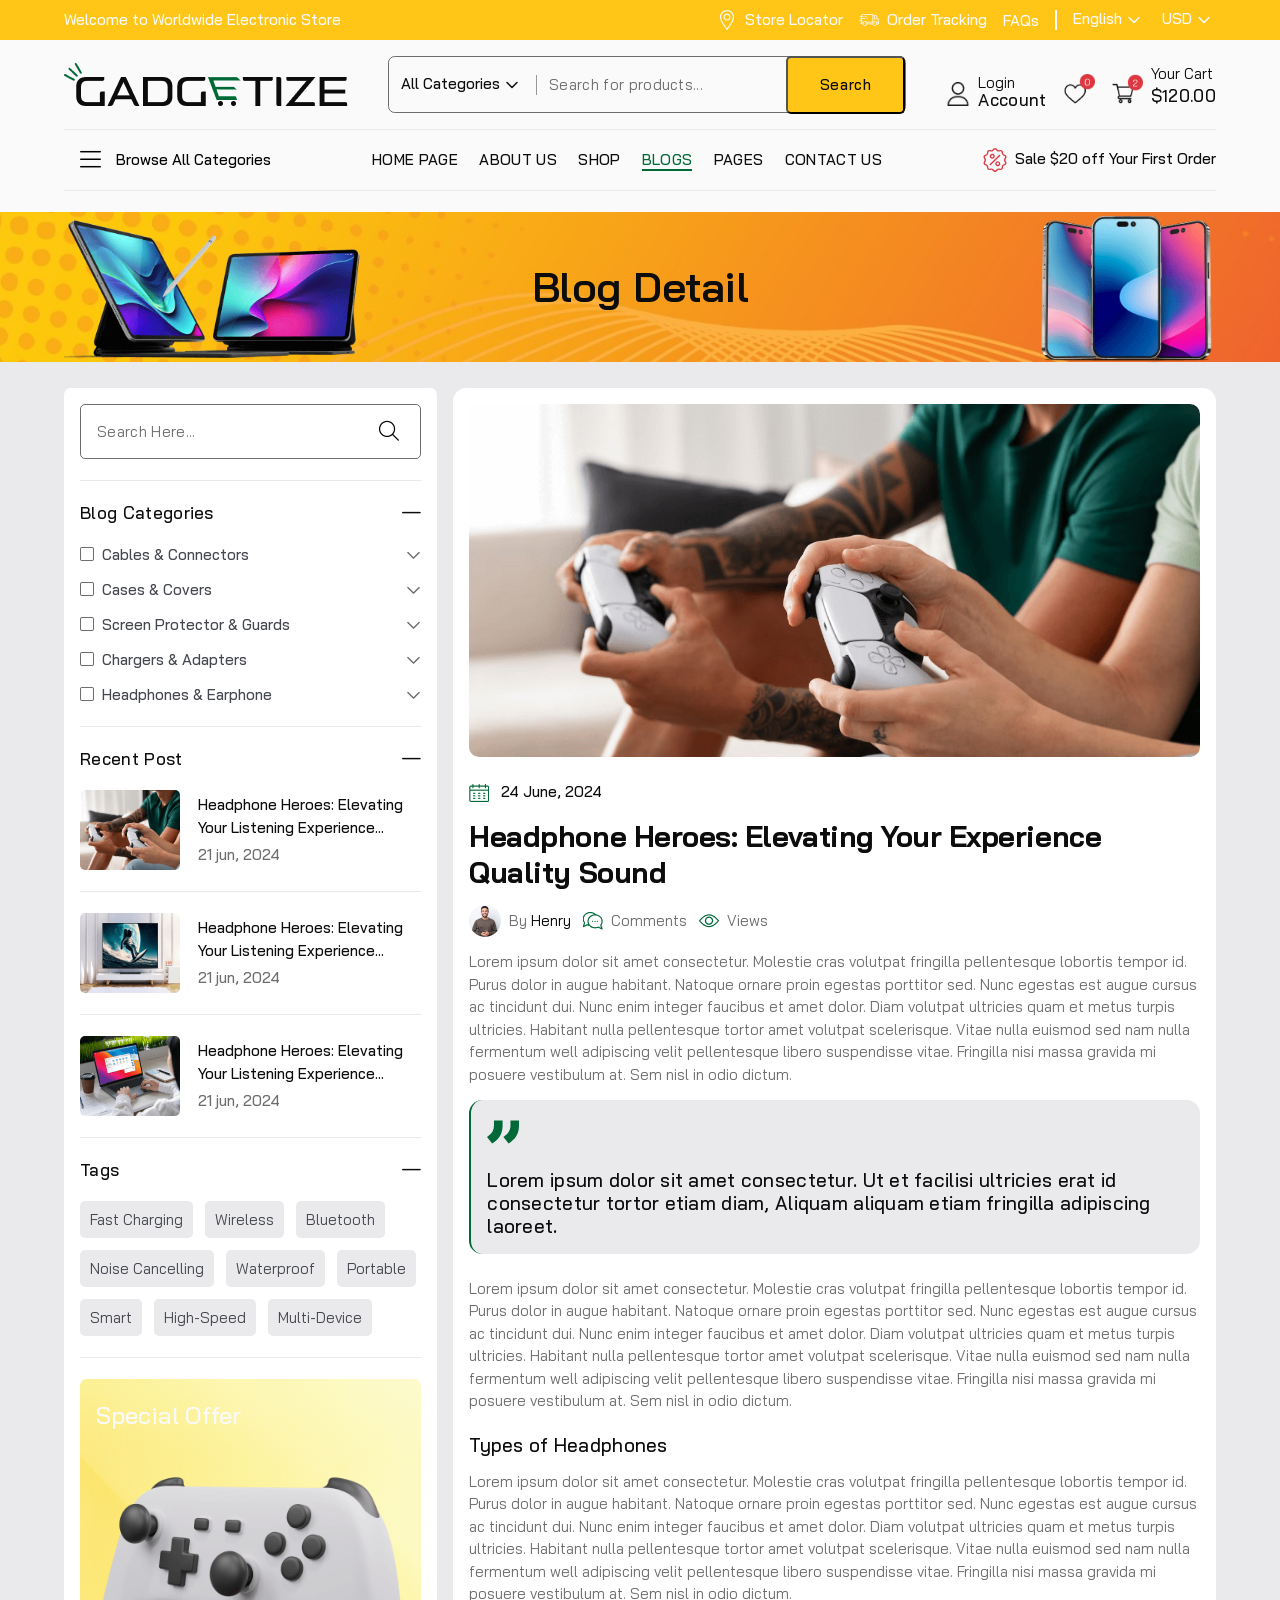
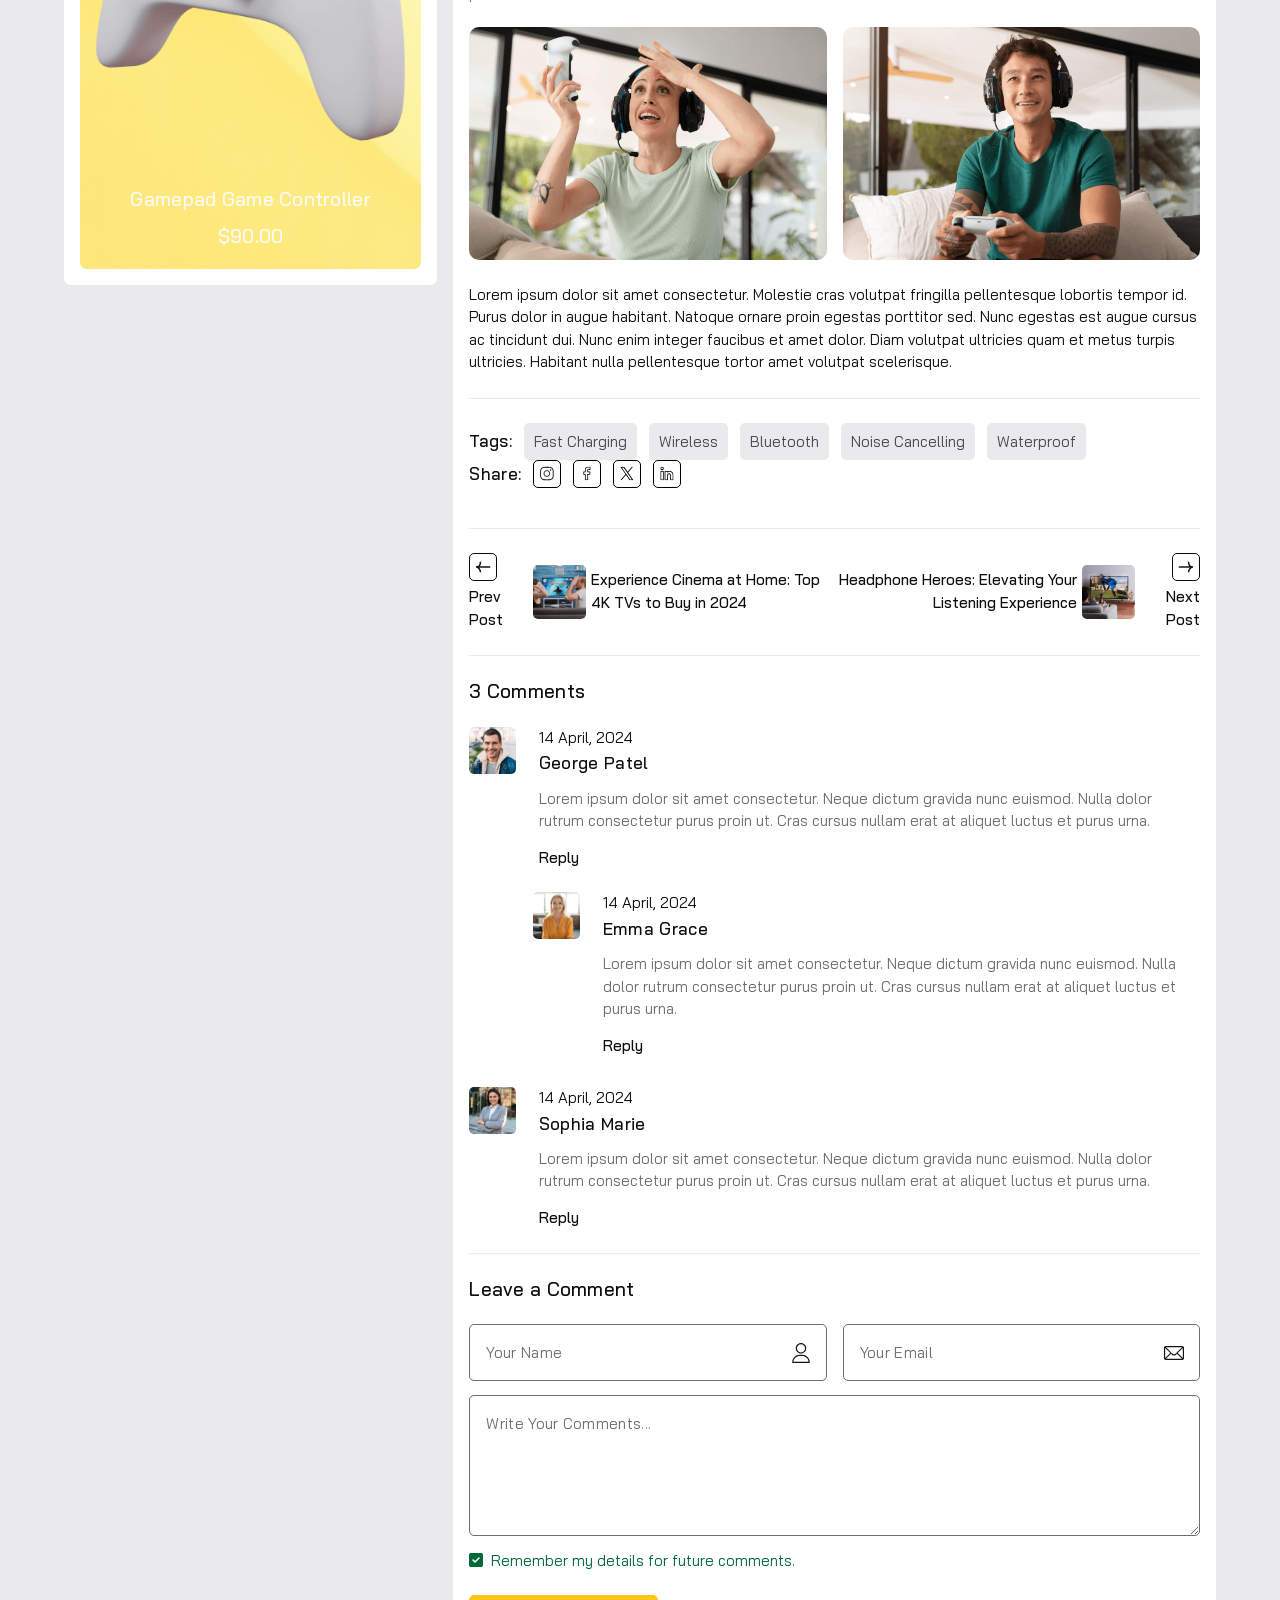
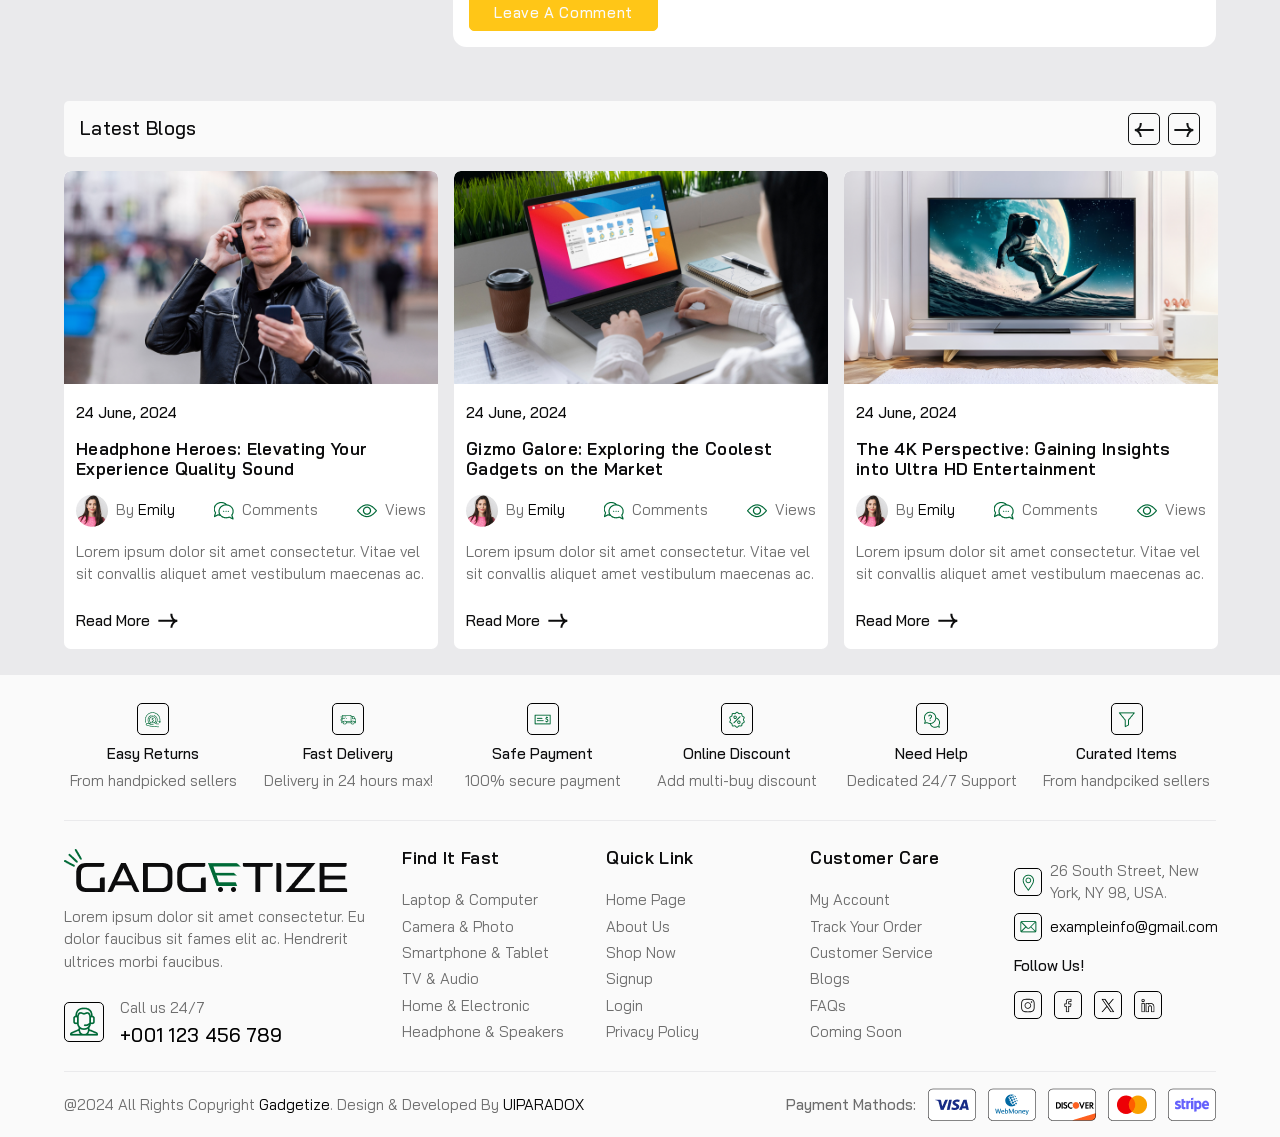
<file: blog-detail.html>
<!DOCTYPE html>
<html lang="en">


<!-- Mirrored from uiparadox.co.uk/templates/gadgetize/blog-detail.html by HTTrack Website Copier/3.x [XR&CO'2014], Sun, 22 Dec 2024 06:13:51 GMT -->
<head>
    <meta charset="UTF-8">
    <meta http-equiv="X-UA-Compatible" content="IE=edge">
    <meta name="viewport" content="width=device-width, initial-scale=1, shrink-to-fit=no">
    <meta name="description" content="Accessory-Store">

    <title>Accessory Store</title>

    <!-- Favicon -->
    <link rel="shortcut icon" type="image/x-icon" href="assets/media/favicon.png">

    <!-- All CSS files -->
    <link rel="stylesheet" href="assets/css/vendor/font-awesome.css">
    <link rel="stylesheet" href="assets/css/vendor/bootstrap.min.css">
    <link rel="stylesheet" href="assets/css/vendor/slick.css">
    <link rel="stylesheet" href="assets/css/app.css">

</head>

<body class="tt-smooth-scroll">

    <!-- Main Wrapper Start -->
    <div id="scroll-container">
        <!-- Header Menu Start -->
        <header class="mb-24">
            <div class="header-section">
                <div class="header-top bg-color-primary">
                    <div class="header-start d-lg-block d-none">
                        <p class="fw-500 white">Welcome to Worldwide Electronic Store</p>
                    </div>
                    <div class="header-end">
                        <a href="contact.html" class="top-bar-links d-sm-flex d-none align-items-center gap-2">
                            <svg xmlns="http://www.w3.org/2000/svg" width="20" height="20" viewBox="0 0 20 20" fill="none">
                                <path
                                    d="M9.51246 19.7391C9.62113 19.9021 9.8041 20 10 20C10.1959 20 10.3789 19.9021 10.4875 19.7391C11.8742 17.6591 13.9167 15.0903 15.34 12.4778C16.478 10.3889 17.0312 8.60727 17.0312 7.03125C17.0312 3.15422 13.877 0 10 0C6.12297 0 2.96875 3.15422 2.96875 7.03125C2.96875 8.60727 3.52199 10.3889 4.66004 12.4778C6.08227 15.0883 8.12863 17.6634 9.51246 19.7391ZM10 1.17188C13.2309 1.17188 15.8594 3.80039 15.8594 7.03125C15.8594 8.40641 15.3529 10.0046 14.3109 11.9171C13.0841 14.1691 11.3334 16.4534 10 18.3738C8.66684 16.4537 6.91602 14.1692 5.6891 11.9171C4.64715 10.0046 4.14062 8.40641 4.14062 7.03125C4.14062 3.80039 6.76914 1.17188 10 1.17188Z"
                                    fill="#FAFAFA" />
                                <path
                                    d="M10 10.5469C11.9385 10.5469 13.5156 8.96977 13.5156 7.03125C13.5156 5.09273 11.9385 3.51562 10 3.51562C8.06148 3.51562 6.48438 5.09273 6.48438 7.03125C6.48438 8.96977 8.06148 10.5469 10 10.5469ZM10 4.6875C11.2923 4.6875 12.3438 5.73891 12.3438 7.03125C12.3438 8.32359 11.2923 9.375 10 9.375C8.70766 9.375 7.65625 8.32359 7.65625 7.03125C7.65625 5.73891 8.70766 4.6875 10 4.6875Z"
                                    fill="#FAFAFA" />
                            </svg>
                            <div>
                                <p class="fw-500 white">Store Locator</p>
                            </div>
                        </a>
                        <a href="tracking.html" class="top-bar-links d-flex align-items-center gap-2">
                            <svg xmlns="http://www.w3.org/2000/svg" width="20" height="20" viewBox="0 0 20 20" fill="none">
                                <g clip-path="url(#clip0_7765_205)">
                                    <path
                                        d="M5.95035 13.125H5.95008C5.73434 13.125 5.55957 13.2999 5.55957 13.5156C5.55957 13.7313 5.73461 13.9063 5.95035 13.9063C6.16609 13.9063 6.34097 13.7313 6.34097 13.5156C6.34097 13.2999 6.16609 13.125 5.95035 13.125Z"
                                        fill="#FAFAFA" />
                                    <path
                                        d="M15.7945 13.125H15.7942C15.5784 13.125 15.4037 13.2999 15.4037 13.5156C15.4037 13.7313 15.5787 13.9063 15.7945 13.9063C16.0102 13.9063 16.1851 13.7313 16.1851 13.5156C16.1851 13.2999 16.0102 13.125 15.7945 13.125Z"
                                        fill="#FAFAFA" />
                                    <path
                                        d="M18.9191 8.43752H18.7649L17.5204 5.54862C17.4587 5.40534 17.3177 5.31253 17.1617 5.31253H14.2318V4.53128C14.2318 4.31558 14.0569 4.14066 13.8412 4.14066H2.82543C2.62227 4.14066 2.45301 4.29636 2.43617 4.49886L2.30731 6.04499H1.0675C0.851761 6.04499 0.676879 6.21991 0.676879 6.43561C0.676879 6.65131 0.851761 6.82624 1.0675 6.82624H2.24219L2.14859 7.94928H1.65344C1.4377 7.94928 1.26282 8.1242 1.26282 8.33991C1.26282 8.55561 1.4377 8.73053 1.65344 8.73053H2.08352L1.98992 9.85354H0.481567C0.265825 9.85354 0.0909424 10.0285 0.0909424 10.2442C0.0909424 10.4599 0.265825 10.6348 0.481567 10.6348H1.92481L1.65488 13.8738C1.64582 13.9827 1.68274 14.0904 1.75668 14.1708C1.83067 14.2512 1.93488 14.2969 2.04414 14.2969H3.74031C4.06277 15.2063 4.93164 15.8594 5.95019 15.8594C6.96874 15.8594 7.83761 15.2063 8.16007 14.2969H13.5844C13.9069 15.2063 14.7758 15.8594 15.7943 15.8594C16.8129 15.8594 17.6817 15.2063 18.0042 14.2969H19.7004C19.9161 14.2969 20.091 14.122 20.091 13.9063V9.60943C20.0909 8.94131 19.5872 8.43752 18.9191 8.43752ZM15.9899 6.09378H16.9046L17.9142 8.43752H15.9899V6.09378ZM3.18035 9.85354H2.77387L2.86746 8.73053H5.91472C6.13046 8.73053 6.30534 8.55561 6.30534 8.33991C6.30534 8.1242 6.13046 7.94928 5.91472 7.94928H2.93258L3.02617 6.82624H4.15691C4.37265 6.82624 4.54754 6.65131 4.54754 6.43561C4.54754 6.21991 4.37265 6.04499 4.15691 6.04499H3.09125L3.18484 4.9219H13.4506V11.7578H7.49882C7.08558 11.3933 6.54323 11.1719 5.95019 11.1719C5.35714 11.1719 4.8148 11.3933 4.40156 11.7578H2.6152L2.70879 10.6348H3.18035C3.39609 10.6348 3.57097 10.4599 3.57097 10.2442C3.57097 10.0285 3.39609 9.85354 3.18035 9.85354ZM2.46871 13.5156L2.55008 12.5391H3.81969C3.68281 12.8365 3.60644 13.1673 3.60644 13.5156H2.46871ZM5.95019 15.0781C5.08863 15.0781 4.38769 14.3772 4.38769 13.5156C4.38769 12.6541 5.08863 11.9531 5.95019 11.9531C6.81175 11.9531 7.51269 12.6541 7.51269 13.5156C7.51269 14.3772 6.81175 15.0781 5.95019 15.0781ZM8.29393 13.5156C8.29393 13.1673 8.21757 12.8365 8.08069 12.5391H13.6638C13.5269 12.8365 13.4506 13.1673 13.4506 13.5156H8.29393ZM15.7943 15.0781C14.9327 15.0781 14.2318 14.3772 14.2318 13.5156C14.2318 12.6541 14.9327 11.9531 15.7943 11.9531C16.6558 11.9531 17.3568 12.6541 17.3568 13.5156C17.3568 14.3772 16.6558 15.0781 15.7943 15.0781ZM19.3097 13.5156H18.138C18.138 13.1673 18.0617 12.8365 17.9248 12.5391H19.3097V13.5156H19.3097ZM19.3097 11.7578H17.3429C16.9297 11.3933 16.3873 11.1719 15.7943 11.1719C15.2012 11.1719 14.6589 11.3933 14.2456 11.7578H14.2318V6.09378H15.2086V8.82815C15.2086 9.04385 15.3835 9.21877 15.5993 9.21877H18.9191C19.16 9.21877 19.3097 9.36846 19.3097 9.6094V11.7578Z"
                                        fill="#FAFAFA" />
                                    <path
                                        d="M7.75232 6.43561C7.75232 6.21991 7.57744 6.04499 7.3617 6.04499H5.91467C5.69893 6.04499 5.52405 6.21991 5.52405 6.43561C5.52405 6.65132 5.69893 6.82624 5.91467 6.82624H7.3617C7.57744 6.82624 7.75232 6.65132 7.75232 6.43561Z"
                                        fill="#FAFAFA" />
                                    <path
                                        d="M7.28186 8.33991C7.28186 8.55561 7.45674 8.73053 7.67248 8.73053H8.396C8.61174 8.73053 8.78662 8.55561 8.78662 8.33991C8.78662 8.1242 8.61174 7.94928 8.396 7.94928H7.67248C7.45674 7.94928 7.28186 8.12416 7.28186 8.33991Z"
                                        fill="#FAFAFA" />
                                </g>
                                <defs>
                                    <clipPath id="clip0_7765_205">
                                        <rect width="20" height="20" fill="white" transform="translate(0.0909424)" />
                                    </clipPath>
                                </defs>
                            </svg>
                            <p class="fw-500 white"> Order Tracking</p>
                        </a>
                        <div class="d-sm-block d-none">
                            <a href="about.html"><span class="fw-500 top-bar-links">FAQs</span></a>
                        </div>
                        <div class="vr-line d-sm-block d-none">
                        </div>
                        <div class="drop-container">
                            <div class="wrapper-dropdown white" id="dropdown">
                                <span class="selected-display" id="destination">English</span>
                                <svg id="drp-arrow" width="24" height="24" viewBox="0 0 24 24" fill="none"
                                    xmlns="http://www.w3.org/2000/svg" class="arrow transition-all ml-auto rotate-180">
                                    <path d="M7 14.5l5-5 5 5" stroke="currentColor" stroke-width="1.5" stroke-linecap="round"
                                        stroke-linejoin="round"></path>
                                </svg>
                                <ul class="topbar-dropdown bg-lightest-gray">
                                    <li class="item dark-black">English</li>
                                    <li class="item dark-black">Spanish</li>
                                    <li class="item dark-black">Italian</li>
                                    <li class="item dark-black">Arabic</li>
                                </ul>
                            </div>
                        </div>
                        <div class="drop-container">
                            <div class="wrapper-dropdown white" id="dropdown2">
                                <span class="selected-display" id="destination2">USD</span>
                                <svg id="drp-arrow2" width="24" height="24" viewBox="0 0 24 24" fill="none"
                                    xmlns="http://www.w3.org/2000/svg" class="arrow transition-all ml-auto rotate-180">
                                    <path d="M7 14.5l5-5 5 5" stroke="currentColor" stroke-width="1.5" stroke-linecap="round"
                                        stroke-linejoin="round"></path>
                                </svg>
                                <ul class="topbar-dropdown bg-lightest-gray">
                                    <li class="item dark-black">USD</li>
                                    <li class="item dark-black">AED </li>
                                    <li class="item dark-black">EUR</li>
                                    <li class="item dark-black">GBP</li>
                                </ul>
                            </div>
                        </div>

                    </div>
                </div>
                <div class="container-fluid">
                    <div class="header-center">
                        <a href="index.html" class="header-logo">
                            <img src="assets/media/logo.png" alt="">
                        </a>
                        <div class="mixin-container d-xl-flex d-none">
                            <div class="drop-container">
                                <div class="wrapper-dropdown" id="dropdown3">
                                    <span class="selected-display black fw-500" id="destination3">All Categories</span>
                                    <svg id="drp-arrow3" width="24" height="24" viewBox="0 0 24 24" fill="none"
                                        xmlns="http://www.w3.org/2000/svg" class="arrow transition-all ml-auto rotate-180">
                                        <path d="M7 14.5l5-5 5 5" stroke="currentColor" stroke-width="1.5" stroke-linecap="round"
                                            stroke-linejoin="round"></path>
                                    </svg>
                                    <ul class="topbar-dropdown bg-lightest-gray box-shadow-1">
                                        <li class="item dark-black">Digital & Electronics</li>
                                        <li class="item dark-black">Camera & Photo</li>
                                        <li class="item dark-black">Computer Hardware</li>
                                        <li class="item dark-black">Gamepad & Console</li>
                                        <li class="item dark-black">Headphone & Speaker</li>
                                        <li class="item dark-black">Laptop & Computer</li>
                                        <li class="item dark-black">Smartphone & Tablet</li>
                                        <li class="item dark-black">TV & Audio</li>
                                        <li class="item dark-black">Watches & Eyewear</li>
                                        <li class="item dark-black">Fan & AC</li>
                                    </ul>
                                </div>
                            </div>
                            <div class="vr-line vr-line-2"></div>
                            <form action="https://uiparadox.co.uk/templates/gadgetize/index.html" method="post">
                                <div class="input-field">
                                    <input type="text" name="search" id="searchInput" class="form-control" placeholder="Search for products...">
                                    <button type="submit" class="cus-btn">Search</button>
                                </div>
                            </form>
                        </div>
                        <div class="header-buttons">
                            <a href="register.html" class="button-block align-items-sm-unset align-items-end">
                                <img src="assets/media/users/user-3.png" alt="" class="user">
                                <div>
                                    <p>Login</p>
                                    <h6>Account</h6>
                                </div>
                            </a>
                            <a href="wishlist.html" class="button-block d-sm-flex d-none">
                                <img src="assets/media/icons/wishlist.png" alt="">
                            </a>
                            <a href="#" class="button-block d-sm-flex d-none cart-button">
                                <img src="assets/media/icons/cart.png" alt="">
                                <div>
                                    <p>Your Cart</p>
                                    <h6>$120.00</h6>
                                </div>
                            </a>
                        </div>
                    </div>
                    <div class="mixin-container d-xl-none d-flex">
                        <div class="drop-container">
                            <div class="wrapper-dropdown" id="dropdown4">
                                <span class="selected-display black fw-500" id="destination4">All Categories</span>
                                <svg id="drp-arrow4" width="24" height="24" viewBox="0 0 24 24" fill="none"
                                    xmlns="http://www.w3.org/2000/svg" class="arrow transition-all ml-auto rotate-180">
                                    <path d="M7 14.5l5-5 5 5" stroke="currentColor" stroke-width="1.5" stroke-linecap="round"
                                        stroke-linejoin="round"></path>
                                </svg>
                                <ul class="topbar-dropdown bg-lightest-gray box-shadow-1">
                                    <li class="item dark-black">Digital & Electronics</li>
                                    <li class="item dark-black">Camera & Photo</li>
                                    <li class="item dark-black">Computer Hardware</li>
                                    <li class="item dark-black">Gamepad & Console</li>
                                    <li class="item dark-black">Headphone & Speaker</li>
                                    <li class="item dark-black">Laptop & Computer</li>
                                    <li class="item dark-black">Smartphone & Tablet</li>
                                    <li class="item dark-black">TV & Audio</li>
                                    <li class="item dark-black">Watches & Eyewear</li>
                                    <li class="item dark-black">Fan & AC</li>
                                </ul>
                            </div>
                        </div>
                        <div class="vr-line vr-line-2"></div>
                        <div class="input-field">
                            <input type="text" name="search" id="searchInput2" class="form-control" placeholder="Search for products...">
                            <button type="submit" class="cus-btn">Search</button>
                        </div>
                    </div>
                    
                    <div class="header-bottom-area">
                        <nav class="navigation d-flex align-items-center justify-content-between">
                            <!-- Categories Dropdown -->
                            <div class="nav-container">
                                <nav class="all-category-nav">
                                    <label class="open-menu-all" for="open-menu-all">
                                        <input class="input-menu-all" id="open-menu-all" type="checkbox" name="menu-open">
                                        <span class="all-navigator"><i class="fas fa-bars" aria-hidden="true"></i> <span>Browse All Categories</span>
                                        </span>
                                        <span class="all-category-list list-unstyled">
                                            <span class="all-category-list-item"><a href="shop-grid-1.html"
                                                    class="all-category-list-link dark-black fw-500">Value Of The Day
                                                 </a>
                                            </span>
                                            <span class="all-category-list-item"><a href="shop-grid-1.html"
                                                    class="all-category-list-link dark-black fw-500">Top 100 Offers</a></span>
                                            <span class="all-category-list-item"><a href="shop-grid-1.html"
                                                    class="all-category-list-link dark-black fw-500">New Arrivals</a></span>
                                            <span class="all-category-list-item"><a href="javascript:;" class="all-category-list-link d-flex align-items-center justify-content-between">Laptop & Computer<i class="fas fa-angle-right" aria-hidden="true"></i></a>
                                                <span class="category-second-list">
                                                    <span class="sub-menu-main-wrapper">
                                                        <span class="wrapper-1">
                                                            <span class="category-second-list-ul list-unstyled mb-40">
                                                                <span class="dark-black fw-500 mb-16">Brands</span>
                                                                <span class="category-second-item"><a href="#">Apple </a></span>
                                                                <span class="category-second-item"><a href="#">Dell</a></span>
                                                                <span class="category-second-item"><a href="#">Asus </a></span>
                                                                <span class="category-second-item"><a href="#">Acer </a></span>
                                                                <span class="category-second-item"><a href="#">MSI </a></span>
                                                                <span class="category-second-item"><a href="#">Lenovo </a></span>
                                                            </span>
                                                            <span class="category-second-list-ul list-unstyled">
                                                                <span class="dark-black fw-500 mb-16">Devices</span>
                                                                <span class="category-second-item"><a href="#">Printer and Ink</a></span>
                                                                <span class="category-second-item"><a href="#">Project and Screen</a></span>
                                                                <span class="category-second-item"><a href="#">Network Adaptor</a></span>
                                                                <span class="category-second-item"><a href="#">Photocopy and Scanner</a></span>
                                                            </span>
                                                        </span>
                                                        <span class="wrapper-1">
                                                            <span class="category-second-list-ul list-unstyled mb-40">
                                                                <span class="dark-black fw-500 mb-16">Models</span>
                                                                <span class="category-second-item"><a href="#">Office Computer</a></span>
                                                                <span class="category-second-item"><a href="#">Business Computer</a></span>
                                                                <span class="category-second-item"><a href="#">Gaming Computer</a></span>
                                                                <span class="category-second-item"><a href="#">Programming Computer</a></span>
                                                            </span>
                                                            <span class="category-second-list-ul list-unstyled">
                                                                <span class="dark-black fw-500 mb-16">Prices</span>
                                                                <span class="category-second-item"><a href="#">Up to $200</a></span>
                                                                <span class="category-second-item"><a href="#">$500 to $1000</a></span>
                                                                <span class="category-second-item"><a href="#">$1000 to $2000</a></span>
                                                                <span class="category-second-item"><a href="#">$2000 to $3000</a></span>
                                                                <span class="category-second-item"><a href="#">$3000 to $4000</a></span>
                                                                <span class="category-second-item"><a href="#">$4000 to $5000</a></span>
                                                            </span>
                                                        </span>
                                                    </span>
                                                    <span class="img-product-menu">
                                                        <span class="image-content">
                                                            <span class="h6 d-block fw-400 white mb-4p">LCD</span>
                                                            <span class="h6 d-block fw-500 white mb-24">Radient View LCD</span>
                                                            <span class="d-block text-16 white mb-4p">Just from:</span>
                                                            <span class="d-block h4 color-ter mb-32">$840.99</span>
                                                            <a href="shop-list-1.html" class="cus-btn-3 sec">Shop Now</a>
                                                        </span>
                                                    </span>
                                                </span>
                                            </span>
                                            <span class="all-category-list-item"><a href="javascript:;" class="all-category-list-link d-flex align-items-center justify-content-between">Computer Hardware<i class="fas fa-angle-right" aria-hidden="true"></i></a>
                                                <span class="category-second-list">
                                                    <span class="sub-menu-main-wrapper">
                                                        <span class="wrapper-1">
                                                            <span class="category-second-list-ul list-unstyled mb-40">
                                                                <span class="dark-black fw-500 mb-16">Hardware</span>
                                                                <span class="category-second-item"><a href="#">CPU, Processor </a></span>
                                                                <span class="category-second-item"><a href="#">Motherboard</a></span>
                                                                <span class="category-second-item"><a href="#">RAM, Memory</a></span>
                                                                <span class="category-second-item"><a href="#">VGA, Graphic Card </a></span>
                                                                <span class="category-second-item"><a href="#">PSU, Power Supply</a></span>
                                                                <span class="category-second-item"><a href="#">Cooling Systems</a></span>
                                                            </span>
                                                            <span class="category-second-list-ul list-unstyled">
                                                                <span class="dark-black fw-500 mb-16">Others</span>
                                                                <span class="category-second-item"><a href="#">Security</a></span>
                                                                <span class="category-second-item"><a href="#">Barcode Scanner</a></span>
                                                                <span class="category-second-item"><a href="#">Attendence Machines</a></span>
                                                                <span class="category-second-item"><a href="#">Bill Counters</a></span>
                                                            </span>
                                                        </span>
                                                        <span class="wrapper-1">
                                                            <span class="category-second-list-ul list-unstyled mb-40">
                                                                <span class="dark-black fw-500 mb-16">Peripherals</span>
                                                                <span class="category-second-item"><a href="#">Mointer</a></span>
                                                                <span class="category-second-item"><a href="#">Mouse</a></span>
                                                                <span class="category-second-item"><a href="#">Keyboard</a></span>
                                                                <span class="category-second-item"><a href="#">Microphone</a></span>
                                                            </span>
                                                        </span>
                                                    </span>
                                                    <span class="img-product-menu v-2">
                                                        <span class="image-content">
                                                            <span class="d-block h6 fw-400 white mb-4p">LAPTOP</span>
                                                            <span class="d-block h6 fw-500 white mb-24">MACBOOK M1</span>
                                                            <span class="d-block text-16 white mb-4p">Just from:</span>
                                                            <span class="d-block h4 color-ter mb-32">$340.99</span>
                                                            <a href="shop-list-1.html" class="cus-btn-3 sec">Shop Now</a>
                                                        </span>
                                                    </span>
                                                </span>
                                            </span>
                                            <span class="all-category-list-item"><a href="shop-grid-2.html" class="all-category-list-link">Camera & Photo</a></span>
                                            <span class="all-category-list-item"><a href="javascript:;" class="all-category-list-link d-flex align-items-center justify-content-between">Smartphone & Tablets<i class="fas fa-angle-right" aria-hidden="true"></i></a>
                                                <span class="category-second-list">
                                                    <span class="sub-menu-main-wrapper">
                                                        <span class="wrapper-1">
                                                            <span class="category-second-list-ul list-unstyled mb-40">
                                                                <span class="dark-black fw-500 mb-16">Brands</span>
                                                                <span class="category-second-item"><a href="#">Apple </a></span>
                                                                <span class="category-second-item"><a href="#">Samsung</a></span>
                                                                <span class="category-second-item"><a href="#">Xiaomi</a></span>
                                                                <span class="category-second-item"><a href="#">Oppo </a></span>
                                                                <span class="category-second-item"><a href="#"> Huawei</a></span>
                                                                <span class="category-second-item"><a href="#">Nokia </a></span>
                                                                <span class="category-second-item"><a href="#">Vivo </a></span>
                                                            </span>
                                
                                                            <span class="category-second-list-ul list-unstyled">
                                                                <span class="dark-black fw-500 mb-16">Display Sizes</span>
                                                                <span class="category-second-item"><a href="#">Up to 6 Inches</a></span>
                                                                <span class="category-second-item"><a href="#">6 Inch - 8 Inch</a></span>
                                                                <span class="category-second-item"><a href="#">8 Inch - 10 Inch</a></span>
                                                            </span>
                                
                                                        </span>
                                                        <span class="wrapper-1">
                                                            <span class="category-second-list-ul list-unstyled mb-40">
                                                                <span class="dark-black fw-500 mb-16">Conditions</span>
                                                                <span class="category-second-item"><a href="#">All New</a></span>
                                                                <span class="category-second-item"><a href="#">Renewed</a></span>
                                                                <span class="category-second-item"><a href="#">Refurbished</a></span>
                                                                <span class="category-second-item"><a href="#">Used</a></span>
                                                            </span>
                                                            <span class="category-second-list-ul list-unstyled">
                                                                <span class="dark-black fw-500 mb-16">Prices</span>
                                                                <span class="category-second-item"><a href="#">Up to $200</a></span>
                                                                <span class="category-second-item"><a href="#">$500 to $1000</a></span>
                                                                <span class="category-second-item"><a href="#">$1000 to $2000</a></span>
                                                                <span class="category-second-item"><a href="#">$2000 to $3000</a></span>
                                                                <span class="category-second-item"><a href="#">$3000 to $4000</a></span>
                                                                <span class="category-second-item"><a href="#">$4000 to $5000</a></span>
                                                            </span>
                                                        </span>
                                                    </span>
                                                    <span class="img-product-menu v-3">
                                                        <span class="image-content">
                                                            <span class="d-block h6 fw-400 white mb-4p">MOBIME</span>
                                                            <span class="d-block h6 fw-500 white mb-24">Mobile Phone</span>
                                                            <span class="text-16 white mb-4p">Just from:</span>
                                                            <span class="d-block h4 color-ter mb-32">$500.99</span>
                                                            <a href="shop-list-1.html" class="cus-btn-3 sec">Shop Now</a>
                                                        </span>
                                                    </span>
                                                </span>
                                            </span>
                                            <span class="all-category-list-item"><a href="javascript:;" class="all-category-list-link d-flex align-items-center justify-content-between">TV & Audio<i class="fas fa-angle-right" aria-hidden="true"></i></a>
                                                <span class="category-second-list">
                                                    <span class="sub-menu-main-wrapper">
                                                        <span class="wrapper-1">
                                                            <span class="category-second-list-ul list-unstyled mb-40">
                                                                <span class="dark-black fw-500 mb-16">Brands</span>
                                                                <span class="category-second-item"><a href="#">Sony </a></span>
                                                                <span class="category-second-item"><a href="#">LG</a></span>
                                                                <span class="category-second-item"><a href="#">Samsung </a></span>
                                                                <span class="category-second-item"><a href="#">Panasonic</a></span>
                                                                <span class="category-second-item"><a href="#">Toshiba </a></span>
                                                            </span>
                                                            <span class="category-second-list-ul list-unstyled">
                                                                <span class="dark-black fw-500 mb-16">Department</span>
                                                                <span class="category-second-item"><a href="#">Smart TVs</a></span>
                                                                <span class="category-second-item"><a href="#">LED TVs</a></span>
                                                                <span class="category-second-item"><a href="#">Curved TVs</a></span>
                                                                <span class="category-second-item"><a href="#">OLED TVs</a></span>
                                                                <span class="category-second-item"><a href="#">Plasma TVs</a></span>
                                                                <span class="category-second-item"><a href="#">Smart TVs 4K</a></span>
                                                            </span>
                                                        </span>
                                                        <span class="wrapper-1">
                                                            <span class="category-second-list-ul list-unstyled">
                                                                <span class="dark-black fw-500 mb-16">Prices</span>
                                                                <span class="category-second-item"><a href="#">Up to $200</a></span>
                                                                <span class="category-second-item"><a href="#">$500 to $1000</a></span>
                                                                <span class="category-second-item"><a href="#">$1000 to $2000</a></span>
                                                                <span class="category-second-item"><a href="#">$2000 to $3000</a></span>
                                                                <span class="category-second-item"><a href="#">$3000 to $4000</a></span>
                                                                <span class="category-second-item"><a href="#">$4000 to $5000</a></span>
                                                                <span class="category-second-item"><a href="#">$5000 to $6000</a></span>
                                                            </span>
                                                        </span>
                                                    </span>
                                                    <span class="img-product-menu v-4">
                                                        <span class="image-content">
                                                            <span class="d-block h6 fw-400 white mb-4p">HEADPHONE</span>
                                                            <span class="d-block h6 fw-500 white mb-24">Bass Headphones</span>
                                                            <span class="text-16 white mb-4p">Just from:</span>
                                                            <span class="d-block h4 color-ter mb-32">$180.00</span>
                                                            <a href="shop-list-1.html" class="cus-btn-3 sec">Shop Now</a>
                                                        </span>
                                                    </span>
                                                </span>
                                            </span>
                                            <span class="all-category-list-item"><a href="shop-grid-3.html" class="all-category-list-link">Home &
                                                    Electronic</a></span>
                                            <span class="all-category-list-item"><a href="shop-grid-4.html" class="all-category-list-link">Headphone &
                                                    Speakers</a>
                                            </span>
                                            <span class="all-category-list-item"><a href="shop-grid-sidebar-1.html"
                                                    class="all-category-list-link">Watches & Eyewear</a></span>
                                            <span class="all-category-list-item"><a href="shop-grid-sidebar-2.html"
                                                    class="all-category-list-link">Gamepad & Console</a></span>
                                        </span>
                                    </label>
                                </nav>
                            </div>
                            <!-- Categories Dropdown -->
                            <div class="menu-button-right">
                                <div class="main-menu__nav">
                                    <ul class="main-menu__list">
                                        <li>
                                            <a href="index.html">Home Page</a>
                                        </li>
                                        <li>
                                            <a href="about.html">About Us</a>
                                        </li>
                                        <!--  -->
                                        <li class="dropdown">
                                            <a href="javascript:void(0);">Shop</a>
                                            <ul class="sub-menu">
                                                <li class="dropdown">
                                                    <a href="javascript:void(0);">Shop Grid</a>
                                                    <ul class="sub-menu">
                                                        <li><a href="shop-grid-1.html">Shop Grid 1</a></li>
                                                        <li><a href="shop-grid-2.html">Shop Grid 2</a></li>
                                                        <li><a href="shop-grid-3.html">Shop Grid 3</a></li>
                                                        <li><a href="shop-grid-4.html">Shop Grid 4</a></li>
                                                    </ul>
                                                </li>
                                                <li class="dropdown">
                                                    <a href="javascript:void(0);">Shop Grid with Sidebar</a>
                                                    <ul class="sub-menu">
                                                        <li><a href="shop-grid-sidebar-1.html">Shop Grid Sidebar 1</a></li>
                                                        <li><a href="shop-grid-sidebar-2.html">Shop Grid Sidebar 2</a></li>
                                                    </ul>
                                                </li>
                                                <li class="dropdown">
                                                    <a href="javascript:void(0);">Shop List</a>
                                                    <ul class="sub-menu">
                                                        <li><a href="shop-list-1.html">Shop List 1</a></li>
                                                    </ul>
                                                </li>
                                                <li class="dropdown">
                                                    <a href="javascript:void(0);">Shop List with Sidebar</a>
                                                    <ul class="sub-menu">
                                                        <li><a href="shop-list-sidebar-1.html">Shop List Sidebar 1</a></li>
                                                    </ul>
                                                </li>
                                                <li><a href="shop-detail.html">Shop Detail 1</a></li>
                                                <li><a href="shop-detail-2.html">Shop Detail 2</a></li>
                                                <li><a href="wishlist.html">Wishlist</a></li>
                                                <li><a href="cart.html">Cart</a></li>
                                                <li><a href="checkout.html">Checkout</a></li>
                                            </ul>
                                        </li>

                                        <!--  -->
                                        <li class="dropdown">
                                            <a href="javascript:void(0);" class="active">Blogs</a>
                                            <ul>
                                                <li><a href="blog-grid.html">Blog Grid</a></li>
                                                <li><a href="blog-grid-sidebar-1.html">Blog Grid Sidebar 1</a></li>
                                                <li><a href="blog-grid-sidebar-2.html">Blog Grid Sidebar 2</a></li>
                                                <li><a href="blog-list-sidebar-1.html">Blog List Sidebar 1</a></li>
                                                <li><a href="blog-detail.html" class="active">Blog Detail</a></li>
                                            </ul>
                                        </li>
                                        <li class="dropdown">
                                            <a href="javascript:void(0);">Pages</a>
                                            <ul>
                                                <li><a href="tracking.html" >Tracking</a></li>
                                                <li><a href="register.html">Register</a></li>
                                                <li><a href="404.html">404</a></li>
                                                <li><a href="coming-soon.html">Coming Soon</a></li>
                                            </ul>
                                        </li>
                                        <li>
                                            <a href="contact.html">Contact Us</a>
                                        </li>
                                    </ul>
                                </div>
                            </div>
                            <div class="main-menu__right">
                                <div class="d-sm-flex d-none gap-2">
                                    <svg xmlns="http://www.w3.org/2000/svg" width="24" height="24" viewBox="0 0 24 24" fill="none">
                                        <g clip-path="url(#clip0_7572_706)">
                                          <path d="M22.4042 12.3108C22.3076 12.1133 22.3076 11.8867 22.4042 11.6891L23.2993 9.85799C23.7977 8.83841 23.4028 7.62319 22.4003 7.0913L20.5999 6.13599C20.4056 6.03296 20.2724 5.84959 20.2344 5.63307L19.8823 3.62548C19.6862 2.5077 18.6523 1.75658 17.5288 1.91553L15.5107 2.201C15.2929 2.23175 15.0775 2.16172 14.9195 2.00886L13.4546 0.591743C12.6389 -0.197346 11.3611 -0.197393 10.5455 0.591743L9.08059 2.009C8.92253 2.16191 8.70714 2.2318 8.48936 2.20114L6.47126 1.91567C5.34744 1.75663 4.31385 2.50784 4.11778 3.62562L3.76565 5.63312C3.72764 5.84968 3.59447 6.03301 3.40027 6.13609L1.59981 7.09139C0.597345 7.62323 0.202473 8.83855 0.700845 9.85813L1.59592 11.6892C1.69248 11.8868 1.69248 12.1134 1.59592 12.3109L0.700798 14.1421C0.202426 15.1616 0.597298 16.3769 1.59976 16.9087L3.40022 17.864C3.59447 17.9671 3.72764 18.1505 3.76565 18.367L4.11778 20.3746C4.29628 21.3921 5.1688 22.1057 6.17159 22.1056C6.27036 22.1056 6.37058 22.0987 6.47131 22.0845L8.48941 21.799C8.70705 21.7681 8.92258 21.8383 9.08064 21.9911L10.5455 23.4083C10.9534 23.8028 11.4766 24.0001 12 24C12.5233 24 13.0469 23.8027 13.4546 23.4083L14.9195 21.9911C15.0776 21.8383 15.293 21.7684 15.5107 21.799L17.5288 22.0845C18.6528 22.2435 19.6862 21.4923 19.8823 20.3745L20.2345 18.367C20.2725 18.1505 20.4057 17.9671 20.5999 17.864L22.4003 16.9087C23.4028 16.3769 23.7977 15.1616 23.2993 14.142L22.4042 12.3108ZM21.7515 15.6859L19.9511 16.6412C19.377 16.9459 18.9833 17.4876 18.8711 18.1278L18.519 20.1353C18.4526 20.5135 18.103 20.7675 17.7227 20.7138L15.7046 20.4284C15.061 20.3372 14.4242 20.5443 13.9571 20.9962L12.4921 22.4132C12.2162 22.6801 11.7839 22.6801 11.5079 22.4132L10.043 20.9961C9.64824 20.6142 9.13215 20.4073 8.59338 20.4073C8.49466 20.4073 8.39514 20.4142 8.29549 20.4283L6.27739 20.7138C5.89742 20.7675 5.5475 20.5135 5.48113 20.1353L5.12896 18.1277C5.01665 17.4876 4.62299 16.9457 4.04892 16.6412L2.24846 15.6859C1.90928 15.5059 1.77568 15.0948 1.94429 14.7498L2.83941 12.9187C3.12478 12.3348 3.12478 11.6651 2.83941 11.0813L1.94429 9.25011C1.77568 8.90516 1.90928 8.49403 2.24846 8.31407L4.04892 7.35877C4.62295 7.05413 5.01665 6.51235 5.12891 5.87223L5.48104 3.86468C5.54741 3.48649 5.897 3.23243 6.2773 3.28615L8.29539 3.57162C8.93875 3.66269 9.57582 3.45565 10.0429 3.00382L11.5079 1.58671C11.7838 1.3198 12.2161 1.3198 12.4921 1.58671L13.957 3.00382C14.4241 3.4557 15.0611 3.66269 15.7045 3.57162L17.7226 3.28615C18.1026 3.23238 18.4525 3.48649 18.5189 3.86468L18.871 5.87227C18.9833 6.5124 19.377 7.05422 19.951 7.35877L21.7515 8.31407C22.0907 8.49403 22.2243 8.90516 22.0557 9.25011L21.1605 11.0812C20.8752 11.6651 20.8752 12.3348 21.1605 12.9186L22.0557 14.7497C22.2243 15.0948 22.0907 15.506 21.7515 15.6859Z" fill="#DD3842"/>
                                          <path d="M17.057 6.94288C16.7867 6.6726 16.3485 6.6726 16.0782 6.94288L6.94282 16.0783C6.67254 16.3486 6.67254 16.7868 6.94282 17.0571C7.07796 17.1922 7.2551 17.2598 7.43219 17.2598C7.60929 17.2598 7.78647 17.1923 7.92157 17.0571L17.0569 7.92172C17.3273 7.65139 17.3273 7.21321 17.057 6.94288Z" fill="#DD3842"/>
                                          <path d="M9.2316 5.77103C7.83229 5.77103 6.69385 6.90947 6.69385 8.30878C6.69385 9.70808 7.83229 10.8465 9.2316 10.8465C10.6309 10.8465 11.7693 9.70808 11.7693 8.30878C11.7693 6.90947 10.6309 5.77103 9.2316 5.77103ZM9.2316 9.46227C8.59555 9.46227 8.0781 8.94482 8.0781 8.30873C8.0781 7.67269 8.59555 7.15524 9.2316 7.15524C9.86764 7.15524 10.3851 7.67269 10.3851 8.30873C10.3851 8.94482 9.86764 9.46227 9.2316 9.46227Z" fill="#DD3842"/>
                                          <path d="M14.7685 13.1535C13.3692 13.1535 12.2307 14.292 12.2307 15.6913C12.2307 17.0906 13.3692 18.229 14.7685 18.229C16.1678 18.229 17.3062 17.0906 17.3062 15.6913C17.3062 14.292 16.1678 13.1535 14.7685 13.1535ZM14.7685 16.8448C14.1324 16.8448 13.6149 16.3273 13.6149 15.6913C13.6149 15.0552 14.1324 14.5378 14.7685 14.5378C15.4045 14.5378 15.922 15.0552 15.922 15.6913C15.922 16.3273 15.4045 16.8448 14.7685 16.8448Z" fill="#DD3842"/>
                                        </g>
                                        <defs>
                                          <clipPath id="clip0_7572_706">
                                            <rect width="24" height="24" fill="white"/>
                                          </clipPath>
                                        </defs>
                                    </svg>
                                    <p class="black fw-500">Sale $20 off Your First Order</p>
                                </div>
                                <a href="#" class="main-menu__toggler mobile-nav__toggler">
                                    <img src="assets/media/icons/menu-2.png" alt="">
                                    Menu
                                </a>
                            </div>
                        </nav>
                    </div>
                </div>
            </div>
        </header>
        <!-- Header Menu End -->

        <!-- Main Sections -->
        <main class="main-wrapper">

            <!-- Title Banner Start -->
            <section class="title-banner">
                <div class="container-fluid">
                    <div class="banner-wrapper">
                        <img src="assets/media/banner/left-image.png" alt="" class="banner-image1">
                        <h1 class="dark-black fw-600">Blog Detail</h1>
                        <img src="assets/media/banner/right-image.png" alt="" class="banner-image2">
                    </div>
                </div>
            </section>
            <!-- Title Banner End -->

            <!-- Blog Detail Section Start -->
            <section class="blog-detail-section bg-lightest-gray py-40">
                <div class="container-fluid">
                    <div class="row row-gap-4">
                        <div class="col-xxl-3 col-xl-4">
                            <div class="sidebar bg-white">
                                <form action="https://uiparadox.co.uk/templates/gadgetize/blog-detail.html" class="mb-24">
                                    <input type="text" name="search" id="searchBar" class="form-control" placeholder="Search Here...">
                                    <button>
                                        <i class="fa-light fa-magnifying-glass"></i>
                                    </button>
                                </form>
                                <div class="hr-line mb-24"></div>
                                <div class="category-block box-1 mb-24">
                                    <div class="title mb-24" data-count="1">
                                        <h6>Blog Categories</h6>
                                        <span>
                                            <i class="far fa-horizontal-rule"></i>
                                        </span>
                                    </div>
                                    <div class="content-block">
                                        <ul class="list-unstyled">
                                            <li class="checkbox-group">
                                                <div class="arrow-block d-flex align-items-center justify-content-between mb-16">
                                                    <div class="check-block">
                                                        <input type="checkbox" id="cable-check" class="sub-check-box">
                                                        <label for="cable-check">Cables & Connectors</label>
                                                    </div>
                                                    <i class="fa-thin fa-chevron-down fw-500 light-gray"></i>
                                                </div>
                                                <ul class="sub-checkboxes pl-16 mb-16">
                                                    <li class="d-flex align-items-center gap-2 mb-12">
                                                        <div class="check-block">
                                                            <input type="checkbox" id="hdmi-check">
                                                            <label for="hdmi-check">HDMI Cables</label>
                                                        </div>
                                                        <p class="light-gray fw-400">(20)</p>
                                                    </li>
                                                    <li class="d-flex align-items-center gap-2 mb-12">
                                                        <div class="check-block">
                                                            <input type="checkbox" id="ethernet-check">
                                                            <label for="ethernet-check">Ethernet Cables</label>
                                                        </div>
                                                        <p class="light-gray fw-400">(20)</p>
                                                    </li>
                                                    <li class="d-flex align-items-center gap-2">
                                                        <div class="check-block">
                                                            <input type="checkbox" id="usb-check">
                                                            <label for="usb-check">USB Cables</label>
                                                        </div>
                                                        <p class="light-gray fw-400">(20)</p>
                                                    </li>
                                                </ul>
                                            </li>
                                            <li class="checkbox-group">
                                                <div class="arrow-block d-flex align-items-center justify-content-between mb-16">
                                                    <div class="check-block">
                                                        <input type="checkbox" id="cases-check" class="sub-check-box">
                                                        <label for="cases-check">Cases & Covers</label>
                                                    </div>
                                                    <i class="fa-thin fa-chevron-down fw-500 light-gray"></i>
                                                </div>
                                                <ul class="sub-checkboxes pl-16 mb-16">
                                                    <li class="d-flex align-items-center gap-2 mb-12">
                                                        <div class="check-block">
                                                            <input type="checkbox" id="cover-check">
                                                            <label for="cover-check">Back Covers </label>
                                                        </div>
                                                        <p class="light-gray fw-400">(20)</p>
                                                    </li>
                                                    <li class="d-flex align-items-center gap-2 mb-12">
                                                        <div class="check-block">
                                                            <input type="checkbox" id="mobile-check">
                                                            <label for="mobile-check">Mobile Cases</label>
                                                        </div>
                                                        <p class="light-gray fw-400">(20)</p>
                                                    </li>
                                                </ul>
                                            </li>
                                            <li class="checkbox-group">
                                                <div class="arrow-block d-flex align-items-center justify-content-between mb-16">
                                                    <div class="check-block">
                                                        <input type="checkbox" id="screen-check" class="sub-check-box">
                                                        <label for="screen-check">Screen Protector & Guards</label>
                                                    </div>
                                                    <i class="fa-thin fa-chevron-down fw-500 light-gray"></i>
                                                </div>
                                                <ul class="sub-checkboxes pl-16 mb-16">
                                                    <li class="d-flex align-items-center gap-2 mb-12">
                                                        <div class="check-block">
                                                            <input type="checkbox" id="glass-check">
                                                            <label for="glass-check">Glass Protector</label>
                                                        </div>
                                                        <p class="light-gray fw-400">(20)</p>
                                                    </li>
                                                    <li class="d-flex align-items-center gap-2 mb-12">
                                                        <div class="check-block">
                                                            <input type="checkbox" id="gorilla-check">
                                                            <label for="gorilla-check">Gorilla Glass</label>
                                                        </div>
                                                        <p class="light-gray fw-400">(20)</p>
                                                    </li>
                                                    <li class="d-flex align-items-center gap-2">
                                                        <div class="check-block">
                                                            <input type="checkbox" id="matte-check">
                                                            <label for="matte-check">Matte Gel Paper</label>
                                                        </div>
                                                        <p class="light-gray fw-400">(20)</p>
                                                    </li>
                                                </ul>
                                            </li>
                        
                                            <li class="checkbox-group">
                                                <div class="arrow-block d-flex align-items-center justify-content-between mb-16">
                                                    <div class="check-block">
                                                        <input type="checkbox" id="charger-check" class="sub-check-box">
                                                        <label for="charger-check">Chargers & Adapters</label>
                                                    </div>
                                                    <i class="fa-thin fa-chevron-down fw-500 light-gray"></i>
                                                </div>
                                                <ul class="sub-checkboxes pl-16 mb-16">
                                                    <li class="d-flex align-items-center gap-2 mb-12">
                                                        <div class="check-block">
                                                            <input type="checkbox" id="adaptor-check">
                                                            <label for="adaptor-check">Fast Charger</label>
                                                        </div>
                                                        <p class="light-gray fw-400">(20)</p>
                                                    </li>
                                                    <li class="d-flex align-items-center gap-2 mb-12">
                                                        <div class="check-block">
                                                            <input type="checkbox" id="rapid-check">
                                                            <label for="rapid-check">Rapid Adaptor</label>
                                                        </div>
                                                        <p class="light-gray fw-400">(20)</p>
                                                    </li>
                                                </ul>
                                            </li>
                        
                                            <li class="checkbox-group">
                                                <div class="arrow-block d-flex align-items-center justify-content-between mb-16">
                                                    <div class="check-block">
                                                        <input type="checkbox" id="headphone-check" class="sub-check-box">
                                                        <label for="headphone-check">Headphones & Earphone</label>
                                                    </div>
                                                    <i class="fa-thin fa-chevron-down fw-500 light-gray"></i>
                                                </div>
                                                <ul class="sub-checkboxes pl-16 mb-16">
                                                    <li class="d-flex align-items-center gap-2 mb-12">
                                                        <div class="check-block">
                                                            <input type="checkbox" id="earbuds-check">
                                                            <label for="earbuds-check">Premium Earbuds</label>
                                                        </div>
                                                        <p class="light-gray fw-400">(20)</p>
                                                    </li>
                                                    <li class="d-flex align-items-center gap-2 mb-12">
                                                        <div class="check-block">
                                                            <input type="checkbox" id="handfree-check">
                                                            <label for="handfree-check">Wireless Handfree</label>
                                                        </div>
                                                        <p class="light-gray fw-400">(20)</p>
                                                    </li>
                                                </ul>
                                            </li>
                                        </ul>
                                    </div>
                                </div>
                                <div class="hr-line mb-24"> </div>
                                <div class="category-block box-7 mb-24">
                                    <div class="title mb-24" data-count="7">
                                        <h6>Recent Post</h6>
                                        <span>
                                            <i class="far fa-horizontal-rule"></i>
                                        </span>
                                    </div>
                                    <div class="content-block">
                                        <a href="blog-detail.html" class="d-flex gap-24 align-items-center mb-24">
                                            <div class="image-box d-flex flex-shrink-0"> 
                                                <img src="assets/media/blogs/side-icon-1.png" alt="" class="br-5">
                                            </div>  
                                            <div>
                                                <p class="fw-500 mb-8">Headphone Heroes: Elevating Your Listening Experience...</p>
                                                <p class="light-gray fw-500">21 jun, 2024</p>
                                            </div>
                                        </a>
                                        <div class="hr-line mb-24"></div>
                                        <a href="blog-detail.html" class="d-flex gap-24 align-items-center mb-24">
                                            <div class="image-box d-flex flex-shrink-0"> 
                                                <img src="assets/media/blogs/side-icon-2.png" alt="" class="br-5">
                                            </div>  
                                            <div>
                                                <p class="fw-500 mb-8">Headphone Heroes: Elevating Your Listening Experience...</p>
                                                <p class="light-gray fw-500">21 jun, 2024</p>
                                            </div>
                                        </a>
                                        <div class="hr-line mb-24"></div>
                                        <a href="blog-detail.html" class="d-flex gap-24 align-items-center">
                                            <div class="image-box d-flex flex-shrink-0"> 
                                                <img src="assets/media/blogs/side-icon-3.png" alt="" class="br-5">
                                            </div>  
                                            <div>
                                                <p class="fw-500 mb-8">Headphone Heroes: Elevating Your Listening Experience...</p>
                                                <p class="light-gray fw-500">21 jun, 2024</p>
                                            </div>
                                        </a>
                                    </div>
                                </div>
                                <div class="hr-line mb-24"></div>
                                
                                <div class="category-block box-6 mb-24">
                                    <div class="title mb-24" data-count="6">
                                        <h6>Tags</h6>
                                        <span>
                                            <i class="far fa-horizontal-rule"></i>
                                        </span>
                                    </div>
                                    <div class="content-block">
                                        <div class="blog-tags-wrapper">
                                            <a href="blog-list-sidebar-1.html" class="blog-tags dark-gray">
                                                Fast Charging
                                            </a>
                                            <a href="blog-list-sidebar-1.html" class="blog-tags dark-gray">
                                                Wireless
                                            </a>
                                            <a href="blog-list-sidebar-1.html" class="blog-tags dark-gray">
                                                Bluetooth
                                            </a>
                                            <a href="blog-list-sidebar-1.html" class="blog-tags dark-gray">
                                                Noise Cancelling
                                            </a>
                                            <a href="blog-list-sidebar-1.html" class="blog-tags dark-gray">
                                                Waterproof
                                            </a>
                                            <a href="blog-list-sidebar-1.html" class="blog-tags dark-gray">
                                                Portable
                                            </a>
                                            <a href="blog-list-sidebar-1.html" class="blog-tags dark-gray">
                                                Smart
                                            </a>
                                            <a href="blog-list-sidebar-1.html" class="blog-tags dark-gray">
                                                High-Speed
                                            </a>
                                            <a href="blog-list-sidebar-1.html" class="blog-tags dark-gray">
                                                Multi-Device
                                            </a>
                                        </div>
                                    </div>
                                </div>
                                <div class="hr-line mb-24"></div>
                                <div class="featured-product-sec">
                                    <a href="shop-grid-3.html" class="main-card">
                                        <h4 class="fw-500 white mb-32">Special Offer</h4>
                                        <div class="image mb-32">
                                            <img src="assets/media/products/main-image.png" alt="">
                                        </div>
                                        <h5 class="fw-500 white mb-16 text-center">Gamepad Game Controller</h5>
                                        <h5 class="fw-500 white text-center">$90.00</h5>
                                    </a>
                                </div>
                            </div>
                        </div>
                        <div class="col-xxl-9 col-xl-8">
                            <div class="blog-detail-wrapper bg-white">
                                <div class="main-image mb-32">
                                    <img src="assets/media/blogs/blog-detail-1.png" alt="" class="br-15">
                                </div>
                                <div class="d-flex align-items-center gap-16 mb-16">
                                    <img src="assets/media/icons/calender.png" alt="">
                                    <p class="fw-500 dark-black">24 June, 2024</p>
                                </div>
                                <h3 class="mb-16 fw-700">Headphone Heroes: Elevating Your Experience Quality Sound</h3>
                                <div class="d-flex align-items-center gap-16 mb-16">
                                    <div class="d-flex align-items-center gap-2">
                                        <img src="assets/media/users/user-2.png" alt="">
                                        <p class="light-gray">By <span class="color-primary">Henry</span></p>
                                    </div>
                                    <div class="d-flex align-items-center gap-2">
                                        <img src="assets/media/icons/icon-1.png" alt="">
                                        <p class="light-gray">Comments</p>
                                    </div>
                                    <div class="d-flex align-items-center gap-2">
                                        <img src="assets/media/icons/icon-2.png" alt="">
                                        <p class="light-gray">Views</p>
                                    </div>
                                </div>
                                <p class="light-gray mb-16">Lorem ipsum dolor sit amet consectetur. Molestie cras volutpat fringilla pellentesque lobortis tempor id. Purus dolor
                                    in augue habitant. Natoque ornare proin egestas porttitor sed. Nunc egestas est augue cursus ac tincidunt dui. Nunc
                                    enim integer faucibus et amet dolor. Diam volutpat ultricies quam et metus turpis ultricies. Habitant nulla
                                    pellentesque tortor amet volutpat scelerisque. Vitae nulla euismod sed nam nulla fermentum well adipiscing velit
                                    pellentesque libero suspendisse vitae. Fringilla nisi massa gravida mi posuere vestibulum at. Sem nisl in odio
                                    dictum.</p>
                                <div class="qoutes bg-lightest-gray mb-32">
                                    <svg class="mb-24" xmlns="http://www.w3.org/2000/svg" width="32" height="32" viewBox="0 0 32 32" fill="none">
                                        <g clip-path="url(#clip0_7916_38106)">
                                            <path
                                                d="M16.4146 21.043L18.2484 19.5759C21.7326 17.0086 23.4747 13.6466 23.4747 9.48996V4.53867H32.002V9.48996C32.002 16.703 29.2818 22.1738 23.8415 25.9026L21.6409 27.4613L16.4146 21.043ZM0.00195503 21.043L1.83577 19.5759C5.25888 17.0697 6.97043 13.7077 6.97043 9.48996V4.53867H15.5893V9.48996C15.5893 16.7641 12.8386 22.2349 7.3372 25.9026L5.13663 27.4613L0.00195503 21.043Z"
                                                fill="#006937" />
                                        </g>
                                        <defs>
                                            <clipPath id="clip0_7916_38106">
                                                <rect width="32" height="32" fill="white" />
                                            </clipPath>
                                        </defs>
                                    </svg>
                                    <h5>Lorem ipsum dolor sit amet consectetur. Ut et facilisi ultricies erat id consectetur tortor etiam diam, Aliquam
                                        aliquam etiam fringilla adipiscing laoreet.</h5>
                                </div>
                                <p class="light-gray mb-24">Lorem ipsum dolor sit amet consectetur. Molestie cras volutpat fringilla pellentesque lobortis
                                    tempor id. Purus dolor in augue habitant. Natoque ornare proin egestas porttitor sed. Nunc egestas est augue cursus
                                    ac tincidunt dui. Nunc enim integer faucibus et amet dolor. Diam volutpat ultricies quam et metus turpis ultricies.
                                    Habitant nulla pellentesque tortor amet volutpat scelerisque. Vitae nulla euismod sed nam nulla fermentum well
                                    adipiscing velit pellentesque libero suspendisse vitae. Fringilla nisi massa gravida mi posuere vestibulum at. Sem
                                    nisl in odio dictum.</p>

                                <h5 class="mb-16">Types of Headphones</h5>
                                <p class="light-gray mb-24">Lorem ipsum dolor sit amet consectetur. Molestie cras volutpat fringilla pellentesque lobortis
                                    tempor id. Purus dolor in augue habitant. Natoque ornare proin egestas porttitor sed. Nunc egestas est augue cursus
                                    ac tincidunt dui. Nunc enim integer faucibus et amet dolor. Diam volutpat ultricies quam et metus turpis ultricies.
                                    Habitant nulla pellentesque tortor amet volutpat scelerisque. Vitae nulla euismod sed nam nulla fermentum well
                                    adipiscing velit pellentesque libero suspendisse vitae. Fringilla nisi massa gravida mi posuere vestibulum at. Sem
                                    nisl in odio dictum.</p>
                                <div class="row row-gap-4">
                                    <div class="col-lg-6 col-md-6">
                                        <img src="assets/media/blogs/blog-detail-2.png" alt="" class="br-15">
                                    </div>
                                    <div class="col-lg-6 col-md-6">
                                        <img src="assets/media/blogs/blog-detail-3.png" alt="" class="br-15">
                                    </div>
                                </div>
                                <p class="mt-32 mb-32">
                                    Lorem ipsum dolor sit amet consectetur. Molestie cras volutpat fringilla pellentesque lobortis tempor id. Purus dolor in
                                    augue habitant. Natoque ornare proin egestas porttitor sed. Nunc egestas est augue cursus ac tincidunt dui. Nunc enim
                                    integer faucibus et amet dolor. Diam volutpat ultricies quam et metus turpis ultricies. Habitant nulla pellentesque
                                    tortor amet volutpat scelerisque.
                                </p>
                                <div class="hr-line mb-32"></div>
                                <div class="d-flex align-items-center justify-content-between flex-wrap gap-md-0 gap-24 mb-32">
                                    <div class="blog-tags-wrapper">
                                        <h6>Tags:</h6>
                                        <a href="blog-list-sidebar-1.html" class="blog-tags dark-gray">
                                            Fast Charging
                                        </a>
                                        <a href="blog-list-sidebar-1.html" class="blog-tags dark-gray">
                                            Wireless
                                        </a>
                                        <a href="blog-list-sidebar-1.html" class="blog-tags dark-gray">
                                            Bluetooth
                                        </a>
                                        <a href="blog-list-sidebar-1.html" class="blog-tags dark-gray">
                                            Noise Cancelling
                                        </a>
                                        <a href="blog-list-sidebar-1.html" class="blog-tags dark-gray">
                                            Waterproof
                                        </a>
                                    </div>
                                    <ul class="list-unstyled social-link"> 
                                        <li>
                                            <h6>Share:</h6>
                                        </li>
                                        <li>
                                            <a href="#">
                                                <svg xmlns="http://www.w3.org/2000/svg" width="25" height="25" viewBox="0 0 25 25" fill="none">
                                                    <path
                                                        d="M12.5696 24.5995C12.4901 24.5995 12.4106 24.5995 12.3306 24.5992C10.4494 24.6038 8.71118 24.556 7.02075 24.4531C5.47095 24.3588 4.05627 23.8232 2.92944 22.9043C1.84216 22.0178 1.09967 20.819 0.722656 19.3417C0.394531 18.0555 0.377136 16.793 0.360474 15.5719C0.348389 14.6957 0.335937 13.6575 0.333374 12.6017C0.335937 11.5416 0.348389 10.5033 0.360474 9.62719C0.377136 8.40624 0.394531 7.14373 0.722656 5.85742C1.09967 4.38012 1.84216 3.18133 2.92944 2.29473C4.05627 1.37591 5.47095 0.840326 7.02093 0.746026C8.71136 0.643304 10.4499 0.595331 12.3352 0.599908C14.217 0.59588 15.9546 0.643304 17.6451 0.746026C19.1949 0.840326 20.6096 1.37591 21.7364 2.29473C22.8238 3.18133 23.5662 4.38012 23.9432 5.85742C24.2713 7.14355 24.2887 8.40624 24.3054 9.62719C24.3174 10.5033 24.3301 11.5416 24.3325 12.5973V12.6017C24.3301 13.6575 24.3174 14.6957 24.3054 15.5719C24.2887 16.7928 24.2715 18.0553 23.9432 19.3417C23.5662 20.819 22.8238 22.0178 21.7364 22.9043C20.6096 23.8232 19.1949 24.3588 17.6451 24.4531C16.0262 24.5516 14.3633 24.5995 12.5696 24.5995ZM12.3306 23.1127C14.1813 23.1171 15.8805 23.0702 17.5312 22.9699C18.7031 22.8987 20.0854 22.13 20.9178 21.4512C21.6872 20.8237 22.2171 19.958 22.4927 18.878C22.7658 17.8074 22.7816 16.6579 22.7968 15.5463C22.8087 14.676 22.8211 13.6451 22.8237 12.5995C22.8211 11.5538 22.8087 10.5231 22.7968 9.65282C22.7816 8.54119 22.7658 7.39166 22.4927 6.32086C22.2171 5.2409 21.6872 4.37518 20.9178 3.74767C20.0854 3.06909 18.7031 2.32292 17.5312 2.2517C15.8805 2.15117 14.1813 2.10485 12.335 2.10887C10.4847 2.10448 8.78534 2.15667 7.13464 2.2572C5.96277 2.32843 4.70864 2.83101 3.87624 3.50959C3.10683 4.1371 2.43443 5.2409 2.15885 6.32086C1.88566 7.39166 1.86991 8.54101 1.85472 9.65282C1.84281 10.5239 1.83036 11.5553 1.8278 12.6017C1.83036 13.6436 1.84281 14.6752 1.85472 15.5463C1.86991 16.6579 1.88566 17.8074 2.15885 18.878C2.43443 19.958 2.96434 20.8237 3.73374 21.4512C4.56614 22.1298 5.96277 22.8987 7.13464 22.9699C8.78534 23.0704 10.4851 23.1173 12.3306 23.1127ZM12.2859 18.4589C9.05523 18.4589 6.42657 15.8304 6.42657 12.5995C6.42657 9.36864 9.05523 6.74017 12.2859 6.74017C15.5168 6.74017 18.1453 9.36864 18.1453 12.5995C18.1453 15.8304 15.5168 18.4589 12.2859 18.4589ZM12.335 8.1045C9.70055 8.1045 7.84651 9.95854 7.84651 12.5973C7.84651 14.7942 9.50773 17.1126 12.3091 17.1126C14.5062 17.1126 16.7904 15.0312 16.7904 12.5973C16.7904 10.4004 15.1143 8.1045 12.335 8.1045ZM18.8016 4.86517C18.025 4.86517 17.3953 5.49468 17.3953 6.27142C17.3953 7.04815 18.025 7.67767 18.8016 7.67767C19.5783 7.67767 20.2078 7.04815 20.2078 6.27142C20.2078 5.49468 19.5783 4.86517 18.8016 4.86517Z"
                                                        fill="#0C0C0D" />
                                                </svg>
                                            </a>
                                        </li>
                                        <li>
                                            <a href="#">
                                                <svg xmlns="http://www.w3.org/2000/svg" width="25" height="25" viewBox="0 0 25 25" fill="none">
                                                    <g clip-path="url(#clip0_5950_10656)">
                                                        <path
                                                            d="M17.9584 6.22461C18.3465 6.22461 18.6615 5.90961 18.6615 5.52148V1.30273C18.6615 0.914609 18.3465 0.599609 17.9584 0.599609H13.7396C11.0256 0.599609 8.81775 2.80742 8.81775 5.52148V9.03711H6.70837C6.32025 9.03711 6.00525 9.35211 6.00525 9.74023V13.959C6.00525 14.3471 6.32025 14.6621 6.70837 14.6621H8.81775V23.8965C8.81775 24.2846 9.13275 24.5996 9.52087 24.5996H13.7396C14.1277 24.5996 14.4427 24.2846 14.4427 23.8965V14.6621H17.2552C17.5988 14.6621 17.8923 14.4137 17.949 14.0748L18.6521 9.85602C18.6859 9.65211 18.6287 9.44352 18.4951 9.28555C18.3615 9.12805 18.1651 9.03711 17.9584 9.03711H14.4427V6.22461H17.9584ZM13.7396 10.4434H17.1282L16.6595 13.2559H13.7396C13.3515 13.2559 13.0365 13.5709 13.0365 13.959V23.1934H10.224V13.959C10.224 13.5709 9.909 13.2559 9.52087 13.2559H7.4115V10.4434H9.52087C9.909 10.4434 10.224 10.1284 10.224 9.74023V5.52148C10.224 3.5832 11.8013 2.00586 13.7396 2.00586H17.2552V4.81836H13.7396C13.3515 4.81836 13.0365 5.13336 13.0365 5.52148V9.74023C13.0365 10.1284 13.3515 10.4434 13.7396 10.4434Z"
                                                            fill="#0C0C0D" />
                                                    </g>
                                                    <defs>
                                                        <clipPath id="clip0_5950_10756">
                                                            <rect width="24" height="24" fill="white" transform="translate(0.333374 0.599609)" />
                                                        </clipPath>
                                                    </defs>
                                                </svg>
                                            </a>
                                        </li>
                                        <li>
                                            <a href="#">
                                                <svg xmlns="http://www.w3.org/2000/svg" width="25" height="25" viewBox="0 0 25 25" fill="none">
                                                    <g clip-path="url(#clip0_5950_10659)">
                                                        <path
                                                            d="M14.5746 10.762L23.3171 0.599609H21.2454L13.6543 9.42345L7.5914 0.599609H0.598511L9.76688 13.9428L0.598511 24.5996H2.6703L10.6866 15.2813L17.0896 24.5996H24.0825L14.5741 10.762H14.5746ZM11.737 14.0604L10.8081 12.7317L3.4168 2.15922H6.59895L12.5638 10.6915L13.4928 12.0202L21.2464 23.1109H18.0642L11.737 14.0609V14.0604Z"
                                                            fill="#0C0C0D" />
                                                    </g>
                                                    <defs>
                                                        <clipPath id="clip0_5950_10659">
                                                            <rect width="24" height="24" fill="white" transform="translate(0.333374 0.599609)" />
                                                        </clipPath>
                                                    </defs>
                                                </svg>
                                            </a>
                                        </li>
                                        <li>
                                            <a href="#">
                                                <svg xmlns="http://www.w3.org/2000/svg" width="25" height="25" viewBox="0 0 25 25" fill="none">
                                                    <g clip-path="url(#clip0_5950_10662)">
                                                        <path
                                                            d="M5.97705 8.13074H1.45837C1.07001 8.13074 0.755249 8.44568 0.755249 8.83386V23.8965C0.755249 24.2849 1.07001 24.5996 1.45837 24.5996H5.97705C6.36542 24.5996 6.68018 24.2849 6.68018 23.8965V8.83386C6.68018 8.44568 6.36542 8.13074 5.97705 8.13074ZM5.27393 23.1934H2.1615V9.53699H5.27393V23.1934Z"
                                                            fill="#0C0C0D" />
                                                        <path
                                                            d="M3.7179 0.599609C2.08423 0.599609 0.755249 1.92859 0.755249 3.56189C0.755249 5.19556 2.08423 6.52435 3.7179 6.52435C5.35138 6.52435 6.68018 5.19537 6.68018 3.56189C6.68018 1.92859 5.35138 0.599609 3.7179 0.599609ZM3.7179 5.1181C2.85968 5.1181 2.1615 4.4201 2.1615 3.56189C2.1615 2.70386 2.85968 2.00586 3.7179 2.00586C4.57593 2.00586 5.27393 2.70386 5.27393 3.56189C5.27393 4.4201 4.57593 5.1181 3.7179 5.1181Z"
                                                            fill="#0C0C0D" />
                                                        <path
                                                            d="M17.2745 8.03131C16.2057 8.03131 15.1523 8.28894 14.2089 8.77087C14.1769 8.41217 13.8757 8.13074 13.5085 8.13074H8.9895C8.60132 8.13074 8.28638 8.44568 8.28638 8.83386V23.8965C8.28638 24.2849 8.60132 24.5996 8.9895 24.5996H13.5085C13.8969 24.5996 14.2117 24.2849 14.2117 23.8965V15.6121C14.2117 14.5464 15.0789 13.6794 16.1445 13.6794C17.2102 13.6794 18.077 14.5464 18.077 15.6121V23.8965C18.077 24.2849 18.392 24.5996 18.7802 24.5996H23.299C23.6874 24.5996 24.0021 24.2849 24.0021 23.8965V14.759C24.0021 11.0493 20.9842 8.03131 17.2745 8.03131ZM22.5959 23.1934H19.4835V15.6121C19.4835 13.7709 17.9857 12.2731 16.1447 12.2731C14.3034 12.2731 12.8054 13.7709 12.8054 15.6121V23.1934H9.69281V9.53699H12.8054V10.0565C12.8054 10.3269 12.9605 10.5734 13.2044 10.6904C13.4481 10.8074 13.7374 10.774 13.9485 10.605C14.9007 9.84131 16.051 9.43756 17.2745 9.43756C20.2087 9.43756 22.5959 11.8247 22.5959 14.759V23.1934Z"
                                                            fill="#0C0C0D" />
                                                    </g>
                                                    <defs>
                                                        <clipPath id="clip0_5950_10662">
                                                            <rect width="24" height="24" fill="white" transform="translate(0.333374 0.599609)" />
                                                        </clipPath>
                                                    </defs>
                                                </svg>
                                            </a>
                                        </li>
                                    </ul>
                                </div>
                                <div class="hr-line mb-32"></div>
                                <div class="blog-post-row mb-32">
                                    <a href="blog-grid-sidebar-2.html" class="blog-post-block">
                                        <div>
                                            <div class="arrow-block mb-8">
                                                <svg xmlns="http://www.w3.org/2000/svg" width="24" height="24" viewBox="0 0 24 24" fill="none">
                                                    <path
                                                        d="M9.48438 17.25C9.48438 15 7.38438 12 4.98438 12M4.98438 12C6.35938 12 9.48437 11.25 9.48438 6.75M4.98438 12H19.2344"
                                                        stroke="#141516" stroke-width="1.5" />
                                                </svg>
                                            </div>
                                            <p class="post-text fw-500">
                                                Prev Post
                                            </p>
                                        </div>
                                        <div class="d-flex align-items-center gap-8">
                                            <img src="assets/media/blogs/blog-post-1.png" alt="" class="post-image br-5">
                                            <p class="fw-500">Experience Cinema at Home: Top 4K <br> TVs to Buy in 2024</p>
                                        </div>
                                    </a>

                                    <a href="blog-grid-sidebar-2.html" class="blog-post-block text-end">
                                        <div class="d-flex align-items-center gap-8">
                                            <p class="fw-500">Headphone Heroes: Elevating Your <br> Listening Experience</p>
                                            <img src="assets/media/blogs/blog-post-2.png" alt="" class="post-image br-5">
                                        </div>
                                        <div class="d-flex flex-column align-items-end">
                                            <div class="arrow-block mb-8">
                                                <svg xmlns="http://www.w3.org/2000/svg" width="24" height="24" viewBox="0 0 24 24" fill="none">
                                                    <path
                                                        d="M14.5156 17.25C14.5156 15 16.6156 12 19.0156 12M19.0156 12C17.6406 12 14.5156 11.25 14.5156 6.75M19.0156 12H4.76562"
                                                        stroke="#141516" stroke-width="1.5" />
                                                </svg>
                                            </div>
                                            <p class="post-text fw-500">
                                                Next Post
                                            </p>
                                        </div>
                                    </a>
                                </div>
                                <div class="hr-line mb-32"></div>
                                <!-- REVIEW AREA -->
                                <div class="review-area">
                                    <h5 class="mb-32">3 Comments</h5>
                                    <div class="review-block mb-16">
                                        <div class="image-box">
                                            <img src="assets/media/users/blog-user-1.png" alt="">
                                        </div>
                                        <div class="text-box">
                                            <div class="mb-16">
                                                <span class="bold-text mb-8">14 April, 2024</span>
                                                <h6 class="">George Patel</h6>
                                            </div>
                                            <p class="light-gray mb-16">Lorem ipsum dolor sit amet consectetur. Neque dictum gravida nunc euismod. Nulla
                                                dolor rutrum consectetur purus proin ut. Cras cursus nullam erat at aliquet luctus et purus urna.</p>
                                                <a href="#" class="fw-500">Reply</a>
                                        </div>
                                    </div>
                                    <div class="review-block block-2 mb-24">
                                        <div class="image-box">
                                            <img src="assets/media/users/blog-user-2.png" alt="">
                                        </div>
                                        <div class="text-box">
                                            <div class="mb-16">
                                                <span class="bold-text mb-8">14 April, 2024</span>
                                                <h6 class="">Emma Grace</h6>
                                            </div>
                                            <p class="light-gray mb-16">Lorem ipsum dolor sit amet consectetur. Neque dictum gravida nunc euismod. Nulla
                                                dolor rutrum consectetur purus proin ut. Cras cursus nullam erat at aliquet luctus et purus urna.</p>
                                                <a href="#" class="fw-500">Reply</a>
                                        </div>
                                    </div>
                                    <div class="review-block mb-16">
                                        <div class="image-box">
                                            <img src="assets/media/users/blog-user-3.png" alt="">
                                        </div>
                                        <div class="text-box">
                                            <div class="mb-16">
                                                <span class="bold-text mb-8">14 April, 2024</span>
                                                <h6 class="">Sophia Marie</h6>
                                            </div>
                                            <p class="light-gray mb-16">Lorem ipsum dolor sit amet consectetur. Neque dictum gravida nunc euismod. Nulla
                                                dolor rutrum consectetur purus proin ut. Cras cursus nullam erat at aliquet luctus et purus urna.</p>
                                                <a href="#" class="fw-500">Reply</a>
                                        </div>
                                    </div>
                                    <div class="hr-line mb-32"></div>
                                    <h5 class="mb-32">Leave a Comment</h5>
                                    <form action="https://uiparadox.co.uk/templates/gadgetize/blog-detail.html" method="post" class="form-group contact-form form-validation">
                                        <div class="row">
                                            <div class="col-md-6">
                                                <div class="input-block mb-16">
                                                    <input type="text" id="name" name="name" class="form-control" placeholder="Your Name" required>
                                                    <svg xmlns="http://www.w3.org/2000/svg" width="20" height="20" viewBox="0 0 20 20" fill="none">
                                                        <path
                                                            d="M10 0C7.09223 0 4.72656 2.36566 4.72656 5.27344C4.72656 8.18121 7.09223 10.5469 10 10.5469C12.9078 10.5469 15.2734 8.18121 15.2734 5.27344C15.2734 2.36566 12.9078 0 10 0ZM10 9.375C7.7384 9.375 5.89844 7.53504 5.89844 5.27344C5.89844 3.01184 7.7384 1.17188 10 1.17188C12.2616 1.17188 14.1016 3.01184 14.1016 5.27344C14.1016 7.53504 12.2616 9.375 10 9.375Z"
                                                            fill="#141516" />
                                                        <path
                                                            d="M16.5612 13.992C15.1174 12.5261 13.2035 11.7188 11.1719 11.7188H8.82812C6.79656 11.7188 4.88258 12.5261 3.43883 13.992C2.00215 15.4507 1.21094 17.3763 1.21094 19.4141C1.21094 19.7377 1.47328 20 1.79688 20H18.2031C18.5267 20 18.7891 19.7377 18.7891 19.4141C18.7891 17.3763 17.9979 15.4507 16.5612 13.992ZM2.40859 18.8281C2.70215 15.5045 5.46918 12.8906 8.82812 12.8906H11.1719C14.5308 12.8906 17.2979 15.5045 17.5914 18.8281H2.40859Z"
                                                            fill="#141516" />
                                                    </svg>
                                                </div>
                                            </div>
                                            <div class="col-md-6">
                                                <div class="input-block mb-16">
                                                    <input type="email" id="mail" name="email" class="form-control" placeholder="Your Email" required>
                                                    <svg xmlns="http://www.w3.org/2000/svg" width="20" height="20" viewBox="0 0 20 20" fill="none">
                                                        <path
                                                            d="M18.2422 2.96875H1.75781C0.786602 2.96875 0 3.76023 0 4.72656V15.2734C0 16.2455 0.792383 17.0312 1.75781 17.0312H18.2422C19.2053 17.0312 20 16.2488 20 15.2734V4.72656C20 3.76195 19.2165 2.96875 18.2422 2.96875ZM17.996 4.14062C17.6369 4.49785 11.4564 10.6458 11.243 10.8581C10.9109 11.1901 10.4695 11.3729 10 11.3729C9.53047 11.3729 9.08906 11.1901 8.75594 10.857C8.61242 10.7142 2.50012 4.63414 2.00398 4.14062H17.996ZM1.17188 15.0349V4.96582L6.23586 10.0031L1.17188 15.0349ZM2.00473 15.8594L7.06672 10.8296L7.9284 11.6867C8.48176 12.2401 9.21746 12.5448 10 12.5448C10.7825 12.5448 11.5182 12.2401 12.0705 11.6878L12.9333 10.8296L17.9953 15.8594H2.00473ZM18.8281 15.0349L13.7641 10.0031L18.8281 4.96582V15.0349Z"
                                                            fill="#141516" />
                                                    </svg>
                                                </div>
                                            </div>
                                            <div class="col-md-12">
                                                <textarea name="message" id="comment" cols="30" rows="5" class="form-control mb-16" placeholder="Write Your Comments..."></textarea>
                                            </div>
                                            <div class="cus-checkBox mb-32">
                                                <input type="checkbox" id="remember" checked>
                                                <label for="remember">Remember my details for future comments.</label>
                                            </div>
                                            <div class="col-md-6">
                                                <button type="submit" class="cus-btn-3">Leave a Comment</button>
                                            </div>
                                        </div>
                                    </form>
                                </div>
                                <!-- REVIEW AREA -->
                            </div>
                        </div>
                    </div>
                </div>
            </section>
            <!-- Blog Detail Section End -->

             <!-- Blog Section Start -->
             <section class="blog-section bg-lightest-gray py-40">
                <div class="container-fluid">
                    <div class="top-bar mb-16">
                        <h5>Latest Blogs</h5>
                        <div class="slider-arrow">
                            <button class="arrow btn-prev" data-slide="blog-slider">
                                <svg xmlns="http://www.w3.org/2000/svg" width="33" height="32" viewBox="0 0 33 32" fill="none">
                                    <path d="M12.8057 23C12.8057 20 10.0057 16 6.80566 16M6.80566 16C8.639 16 12.8057 15 12.8057 9M6.80566 16H25.8057" stroke="#1B1918" stroke-width="2"></path>
                                </svg>
                            </button>
                            <button class="arrow btn-next" data-slide="blog-slider">
                                <svg xmlns="http://www.w3.org/2000/svg" width="32" height="32" viewBox="0 0 32 32" fill="none">
                                    <path d="M19.3545 23C19.3545 20 22.1545 16 25.3545 16M25.3545 16C23.5212 16 19.3545 15 19.3545 9M25.3545 16H6.35449" stroke="#1B1918" stroke-width="2"></path>
                                </svg>
                            </button>
                        </div>
                    </div>
                    <div class="blog-slider" data-parent="blog-slider">
                        <a href="blog-detail.html" class="blog-block bg-white">
                            <div class="blog-image">
                                <img src="assets/media/blogs/blog-1.png" alt="">
                            </div>
                            <div class="blog-content">
                                <p class="mb-16 fw-500 dark-black">24 June, 2024</p>
                                <h6 class="mb-16 fw-600">Headphone Heroes: Elevating Your Experience Quality Sound</h6>
                                <div class="d-flex align-items-center justify-content-between mb-16">
                                    <div class="d-flex align-items-center gap-2">
                                        <img src="assets/media/users/user-1.png" alt="">
                                        <p class="light-gray">By <span class="color-primary">Emily</span></p>
                                    </div>
                                    <div class="d-flex align-items-center gap-2">
                                        <img src="assets/media/icons/icon-1.png" alt="">
                                        <p class="light-gray">Comments</p>
                                    </div>
                                    <div class="d-flex align-items-center gap-2">
                                        <img src="assets/media/icons/icon-2.png" alt="">
                                        <p class="light-gray">Views</p>
                                    </div>
                                </div>
                                <p class="light-gray mb-32">Lorem ipsum dolor sit amet consectetur. Vitae vel sit convallis aliquet amet vestibulum maecenas ac.</p>
                                <div class="cus-btn-arrow">Read More 
                                    <svg xmlns="http://www.w3.org/2000/svg" width="20" height="15" viewBox="0 0 20 15" fill="none">
                                        <path d="M13.3545 14.7476C13.3545 11.7476 16.1545 7.74756 19.3545 7.74756M19.3545 7.74756C17.5212 7.74756 13.3545 6.74756 13.3545 0.747559M19.3545 7.74756H0.354492"
                                            stroke="#0C0C0D" stroke-width="2" />
                                    </svg>
                                </div>                
                            </div>
                        </a>
                        <a href="blog-detail.html" class="blog-block bg-white">
                            <div class="blog-image">
                                <img src="assets/media/blogs/blog-2.png" alt="">
                            </div>
                            <div class="blog-content">
                                <p class="mb-16 fw-500 dark-black">24 June, 2024</p>
                                <h6 class="mb-16 fw-600">Gizmo Galore: Exploring the Coolest Gadgets on the Market</h6>
                                <div class="d-flex align-items-center justify-content-between mb-16">
                                    <div class="d-flex align-items-center gap-2">
                                        <img src="assets/media/users/user-1.png" alt="">
                                        <p class="light-gray">By <span class="color-primary">Emily</span></p>
                                    </div>
                                    <div class="d-flex align-items-center gap-2">
                                        <img src="assets/media/icons/icon-1.png" alt="">
                                        <p class="light-gray">Comments</p>
                                    </div>
                                    <div class="d-flex align-items-center gap-2">
                                        <img src="assets/media/icons/icon-2.png" alt="">
                                        <p class="light-gray">Views</p>
                                    </div>
                                </div>
                                <p class="light-gray mb-32">Lorem ipsum dolor sit amet consectetur. Vitae vel sit convallis aliquet amet vestibulum maecenas ac.</p>
                                <div class="cus-btn-arrow">Read More 
                                    <svg xmlns="http://www.w3.org/2000/svg" width="20" height="15" viewBox="0 0 20 15" fill="none">
                                        <path d="M13.3545 14.7476C13.3545 11.7476 16.1545 7.74756 19.3545 7.74756M19.3545 7.74756C17.5212 7.74756 13.3545 6.74756 13.3545 0.747559M19.3545 7.74756H0.354492"
                                            stroke="#0C0C0D" stroke-width="2" />
                                    </svg>
                                </div>                
                            </div>
                        </a>
                        <a href="blog-detail.html" class="blog-block bg-white">
                            <div class="blog-image">
                                <img src="assets/media/blogs/blog-3.png" alt="">
                            </div>
                            <div class="blog-content">
                                <p class="mb-16 fw-500 dark-black">24 June, 2024</p>
                                <h6 class="mb-16 fw-600">The 4K Perspective: Gaining Insights into Ultra HD Entertainment</h6>
                                <div class="d-flex align-items-center justify-content-between mb-16">
                                    <div class="d-flex align-items-center gap-2">
                                        <img src="assets/media/users/user-1.png" alt="">
                                        <p class="light-gray">By <span class="color-primary">Emily</span></p>
                                    </div>
                                    <div class="d-flex align-items-center gap-2">
                                        <img src="assets/media/icons/icon-1.png" alt="">
                                        <p class="light-gray">Comments</p>
                                    </div>
                                    <div class="d-flex align-items-center gap-2">
                                        <img src="assets/media/icons/icon-2.png" alt="">
                                        <p class="light-gray">Views</p>
                                    </div>
                                </div>
                                <p class="light-gray mb-32">Lorem ipsum dolor sit amet consectetur. Vitae vel sit convallis aliquet amet vestibulum maecenas ac.</p>
                                <div class="cus-btn-arrow">Read More 
                                    <svg xmlns="http://www.w3.org/2000/svg" width="20" height="15" viewBox="0 0 20 15" fill="none">
                                        <path d="M13.3545 14.7476C13.3545 11.7476 16.1545 7.74756 19.3545 7.74756M19.3545 7.74756C17.5212 7.74756 13.3545 6.74756 13.3545 0.747559M19.3545 7.74756H0.354492"
                                            stroke="#0C0C0D" stroke-width="2" />
                                    </svg>
                                </div>                
                            </div>
                        </a>
                        <a href="blog-detail.html" class="blog-block bg-white">
                            <div class="blog-image">
                                <img src="assets/media/blogs/blog-4.png" alt="">
                            </div>
                            <div class="blog-content">
                                <p class="mb-16 fw-500 dark-black">24 June, 2024</p>
                                <h6 class="mb-16 fw-600">Gaming Grasp: Navigating the World of Game Controllers</h6>
                                <div class="d-flex align-items-center justify-content-between mb-16">
                                    <div class="d-flex align-items-center gap-2">
                                        <img src="assets/media/users/user-1.png" alt="">
                                        <p class="light-gray">By <span class="color-primary">Emily</span></p>
                                    </div>
                                    <div class="d-flex align-items-center gap-2">
                                        <img src="assets/media/icons/icon-1.png" alt="">
                                        <p class="light-gray">Comments</p>
                                    </div>
                                    <div class="d-flex align-items-center gap-2">
                                        <img src="assets/media/icons/icon-2.png" alt="">
                                        <p class="light-gray">Views</p>
                                    </div>
                                </div>
                                <p class="light-gray mb-32">Lorem ipsum dolor sit amet consectetur. Vitae vel sit convallis aliquet amet vestibulum maecenas ac.</p>
                                <div class="cus-btn-arrow">Read More 
                                    <svg xmlns="http://www.w3.org/2000/svg" width="20" height="15" viewBox="0 0 20 15" fill="none">
                                        <path d="M13.3545 14.7476C13.3545 11.7476 16.1545 7.74756 19.3545 7.74756M19.3545 7.74756C17.5212 7.74756 13.3545 6.74756 13.3545 0.747559M19.3545 7.74756H0.354492"
                                            stroke="#0C0C0D" stroke-width="2" />
                                    </svg>
                                </div>                
                            </div>
                        </a>
                        <a href="blog-detail.html" class="blog-block bg-white">
                            <div class="blog-image">
                                <img src="assets/media/blogs/blog-1.png" alt="">
                            </div>
                            <div class="blog-content">
                                <p class="mb-16 fw-500 dark-black">24 June, 2024</p>
                                <h6 class="mb-16 fw-600">Headphone Heroes: Elevating Your Experience Quality Sound</h6>
                                <div class="d-flex align-items-center justify-content-between mb-16">
                                    <div class="d-flex align-items-center gap-2">
                                        <img src="assets/media/users/user-1.png" alt="">
                                        <p class="light-gray">By <span class="color-primary">Emily</span></p>
                                    </div>
                                    <div class="d-flex align-items-center gap-2">
                                        <img src="assets/media/icons/icon-1.png" alt="">
                                        <p class="light-gray">Comments</p>
                                    </div>
                                    <div class="d-flex align-items-center gap-2">
                                        <img src="assets/media/icons/icon-2.png" alt="">
                                        <p class="light-gray">Views</p>
                                    </div>
                                </div>
                                <p class="light-gray mb-32">Lorem ipsum dolor sit amet consectetur. Vitae vel sit convallis aliquet amet vestibulum maecenas ac.</p>
                                <div class="cus-btn-arrow">Read More 
                                    <svg xmlns="http://www.w3.org/2000/svg" width="20" height="15" viewBox="0 0 20 15" fill="none">
                                        <path d="M13.3545 14.7476C13.3545 11.7476 16.1545 7.74756 19.3545 7.74756M19.3545 7.74756C17.5212 7.74756 13.3545 6.74756 13.3545 0.747559M19.3545 7.74756H0.354492"
                                            stroke="#0C0C0D" stroke-width="2" />
                                    </svg>
                                </div>                
                            </div>
                        </a>
                        <a href="blog-detail.html" class="blog-block bg-white">
                            <div class="blog-image">
                                <img src="assets/media/blogs/blog-2.png" alt="">
                            </div>
                            <div class="blog-content">
                                <p class="mb-16 fw-500 dark-black">24 June, 2024</p>
                                <h6 class="mb-16 fw-600">Gizmo Galore: Exploring the Coolest Gadgets on the Market</h6>
                                <div class="d-flex align-items-center justify-content-between mb-16">
                                    <div class="d-flex align-items-center gap-2">
                                        <img src="assets/media/users/user-1.png" alt="">
                                        <p class="light-gray">By <span class="color-primary">Emily</span></p>
                                    </div>
                                    <div class="d-flex align-items-center gap-2">
                                        <img src="assets/media/icons/icon-1.png" alt="">
                                        <p class="light-gray">Comments</p>
                                    </div>
                                    <div class="d-flex align-items-center gap-2">
                                        <img src="assets/media/icons/icon-2.png" alt="">
                                        <p class="light-gray">Views</p>
                                    </div>
                                </div>
                                <p class="light-gray mb-32">Lorem ipsum dolor sit amet consectetur. Vitae vel sit convallis aliquet amet vestibulum maecenas ac.</p>
                                <div class="cus-btn-arrow">Read More 
                                    <svg xmlns="http://www.w3.org/2000/svg" width="20" height="15" viewBox="0 0 20 15" fill="none">
                                        <path d="M13.3545 14.7476C13.3545 11.7476 16.1545 7.74756 19.3545 7.74756M19.3545 7.74756C17.5212 7.74756 13.3545 6.74756 13.3545 0.747559M19.3545 7.74756H0.354492"
                                            stroke="#0C0C0D" stroke-width="2" />
                                    </svg>
                                </div>                
                            </div>
                        </a>
                        <a href="blog-detail.html" class="blog-block bg-white">
                            <div class="blog-image">
                                <img src="assets/media/blogs/blog-3.png" alt="">
                            </div>
                            <div class="blog-content">
                                <p class="mb-16 fw-500 dark-black">24 June, 2024</p>
                                <h6 class="mb-16 fw-600">The 4K Perspective: Gaining Insights into Ultra HD Entertainment</h6>
                                <div class="d-flex align-items-center justify-content-between mb-16">
                                    <div class="d-flex align-items-center gap-2">
                                        <img src="assets/media/users/user-1.png" alt="">
                                        <p class="light-gray">By <span class="color-primary">Emily</span></p>
                                    </div>
                                    <div class="d-flex align-items-center gap-2">
                                        <img src="assets/media/icons/icon-1.png" alt="">
                                        <p class="light-gray">Comments</p>
                                    </div>
                                    <div class="d-flex align-items-center gap-2">
                                        <img src="assets/media/icons/icon-2.png" alt="">
                                        <p class="light-gray">Views</p>
                                    </div>
                                </div>
                                <p class="light-gray mb-32">Lorem ipsum dolor sit amet consectetur. Vitae vel sit convallis aliquet amet vestibulum maecenas ac.</p>
                                <div class="cus-btn-arrow">Read More 
                                    <svg xmlns="http://www.w3.org/2000/svg" width="20" height="15" viewBox="0 0 20 15" fill="none">
                                        <path d="M13.3545 14.7476C13.3545 11.7476 16.1545 7.74756 19.3545 7.74756M19.3545 7.74756C17.5212 7.74756 13.3545 6.74756 13.3545 0.747559M19.3545 7.74756H0.354492"
                                            stroke="#0C0C0D" stroke-width="2" />
                                    </svg>
                                </div>                
                            </div>
                        </a>
                        <a href="blog-detail.html" class="blog-block bg-white">
                            <div class="blog-image">
                                <img src="assets/media/blogs/blog-4.png" alt="">
                            </div>
                            <div class="blog-content">
                                <p class="mb-16 fw-500 dark-black">24 June, 2024</p>
                                <h6 class="mb-16 fw-600">Gaming Grasp: Navigating the World of Game Controllers</h6>
                                <div class="d-flex align-items-center justify-content-between mb-16">
                                    <div class="d-flex align-items-center gap-2">
                                        <img src="assets/media/users/user-1.png" alt="">
                                        <p class="light-gray">By <span class="color-primary">Emily</span></p>
                                    </div>
                                    <div class="d-flex align-items-center gap-2">
                                        <img src="assets/media/icons/icon-1.png" alt="">
                                        <p class="light-gray">Comments</p>
                                    </div>
                                    <div class="d-flex align-items-center gap-2">
                                        <img src="assets/media/icons/icon-2.png" alt="">
                                        <p class="light-gray">Views</p>
                                    </div>
                                </div>
                                <p class="light-gray mb-32">Lorem ipsum dolor sit amet consectetur. Vitae vel sit convallis aliquet amet vestibulum maecenas ac.</p>
                                <div class="cus-btn-arrow">Read More 
                                    <svg xmlns="http://www.w3.org/2000/svg" width="20" height="15" viewBox="0 0 20 15" fill="none">
                                        <path d="M13.3545 14.7476C13.3545 11.7476 16.1545 7.74756 19.3545 7.74756M19.3545 7.74756C17.5212 7.74756 13.3545 6.74756 13.3545 0.747559M19.3545 7.74756H0.354492"
                                            stroke="#0C0C0D" stroke-width="2" />
                                    </svg>
                                </div>                
                            </div>
                        </a>
                    </div>
                </div>
            </section>
            <!-- Blog Section End -->
           
            <!-- Benefits Start -->
            <footer>
                <div class="container-fluid">
                    <div class="benefits">
                        <div class="row justify-content-center  benefits-wrapper">
                            <div class="col-xxl-10 col-xl-12">
                                <div class="row row-gap-4">
                                    <div class="col-xl-2 col-md-4 col-6">
                                        <div class="benefit-block">
                                            <div class="image-box mb-12">
                                                <img src="assets/media/icons/icon-1-sm.png" alt=""> 
                                            </div>
                                            <div class="content-box">
                                                <p class="fw-500 mb-4p">Easy Returns</p>
                                                <p class="light-gray">From handpicked sellers</p>
                                            </div>
                                        </div>
                                    </div>
                                    <div class="col-xl-2 col-md-4 col-6">
                                        <div class="benefit-block">
                                            <div class="image-box mb-12">
                                                <img src="assets/media/icons/icon-2-sm.png" alt=""> 
                                            </div>
                                            <div class="content-box">
                                                <p class="fw-500 mb-4p">Fast Delivery</p>
                                                <p class="light-gray">Delivery in 24 hours max!</p>
                                            </div>
                                        </div>
                                    </div>
                                    <div class="col-xl-2 col-md-4 col-6">
                                        <div class="benefit-block">
                                            <div class="image-box mb-12">
                                                <img src="assets/media/icons/icon-3-sm.png" alt=""> 
                                            </div>
                                            <div class="content-box">
                                                <p class="fw-500 mb-4p">Safe Payment</p>
                                                <p class="light-gray">100% secure payment</p>
                                            </div>
                                        </div>
                                    </div>
                                    <div class="col-xl-2 col-md-4 col-6">
                                        <div class="benefit-block">
                                            <div class="image-box mb-12">
                                                <img src="assets/media/icons/icon-4-sm.png" alt=""> 
                                            </div>
                                            <div class="content-box">
                                                <p class="fw-500 mb-4p">Online Discount</p>
                                                <p class="light-gray">Add multi-buy discount</p>
                                            </div>
                                        </div>
                                    </div>
                                    <div class="col-xl-2 col-md-4 col-6">
                                        <div class="benefit-block">
                                            <div class="image-box mb-12">
                                                <img src="assets/media/icons/icon-5-sm.png" alt=""> 
                                            </div>
                                            <div class="content-box">
                                                <p class="fw-500 mb-4p">Need Help</p>
                                                <p class="light-gray">Dedicated 24/7 Support</p>
                                            </div>
                                        </div>
                                    </div>
                                    <div class="col-xl-2 col-md-4 col-6">
                                        <div class="benefit-block">
                                            <div class="image-box mb-12">
                                                <img src="assets/media/icons/icon-6-sm.png" alt=""> 
                                            </div>
                                            <div class="content-box">
                                                <p class="fw-500 mb-4p">Curated Items</p>
                                                <p class="light-gray">From handpciked sellers</p>
                                            </div>
                                        </div>
                                    </div>
                                </div>
                            </div>
                        </div>
                        
                    </div>
                    <div class="hr-line"></div>
                    <div class="footer-wrapper pt-40 mb-32">
                        <div class="store-desc">
                            <a href="index.html"><img src="assets/media/logo.png" alt="" class="mb-16"></a>
                            <p class="light-gray mb-xl-32 mb-lg-0 mb-32">
                                Lorem ipsum dolor sit amet consectetur. Eu dolor faucibus <br>
                                sit fames elit ac. Hendrerit ultrices morbi faucibus.
                            </p>
                            <p class="d-xl-none d-lg-block d-none light-gray mb-32">
                                amet consectetur. Eu dolor faucibus <br>
                                sit fames elit ac ultrices morbi faucibus.
                            </p>
                            <a href="tel:123456789" class="d-flex align-items-center gap-3">
                                <div class="icon-box">
                                    <img src="assets/media/icons/user-icon.png" alt="">
                                </div>
                                <div>
                                    <p class="light-gray mb-4p">
                                        Call us 24/7
                                    </p>
                                    <h5 class="color-primary">+001 123 456 789</h5>
                                </div>
                            </a>
                        </div>
                        <div class="footer-link-block">
                            <h6 class="fw-600 mb-24">Find It Fast</h6>
                            <ul class="list-unstyled m-0">
                                <li class="mb-8"><a href="#" class="light-gray">Laptop & Computer</a></li>
                                <li class="mb-8"><a href="#" class="light-gray">Camera & Photo</a></li>
                                <li class="mb-8"><a href="#" class="light-gray">Smartphone & Tablet</a></li>
                                <li class="mb-8"><a href="#" class="light-gray">TV & Audio</a></li>
                                <li class="mb-8"><a href="#" class="light-gray">Home & Electronic</a></li>
                                <li class="mb-8"><a href="#" class="light-gray">Headphone & Speakers</a></li>
                            </ul>
                        </div>
                        <div class="footer-link-block">
                            <h6 class="fw-600 mb-24">Quick Link</h6>
                            <ul class="list-unstyled m-0">
                                <li class="mb-8"><a href="index.html" class="light-gray">Home Page</a></li>
                                <li class="mb-8"><a href="about.html" class="light-gray">About Us</a></li>
                                <li class="mb-8"><a href="shop-grid-1.html" class="light-gray">Shop Now</a></li>
                                <li class="mb-8"><a href="register.html" class="light-gray">Signup</a></li>
                                <li class="mb-8"><a href="register.html" class="light-gray">Login</a></li>
                                <li class="mb-8"><a href="contact.html" class="light-gray">Privacy Policy</a></li>
                            </ul>
                        </div>
                        <div class="footer-link-block">
                            <h6 class="fw-600 mb-24">Customer Care</h6>
                            <ul class="list-unstyled m-0">
                                <li class="mb-8"><a href="register.html" class="light-gray">My Account</a></li>
                                <li class="mb-8"><a href="tracking.html" class="light-gray">Track Your Order</a></li>
                                <li class="mb-8"><a href="shop-grid-3.html" class="light-gray">Customer Service</a></li>
                                <li class="mb-8"><a href="blog-grid.html" class="light-gray">Blogs</a></li>
                                <li class="mb-8"><a href="about.html" class="light-gray">FAQs</a></li>
                                <li class="mb-8"><a href="coming-soon.html" class="light-gray">Coming Soon</a></li>
                            </ul>
                        </div>
                        <div class="footer-link-block">
                            <ul class="list-unstyled mb-16">
                                <li class="mb-12 footer-link">
                                    <a href="#" class="d-flex align-items-center gap-2">
                                        <div class="img-box">
                                            <img src="assets/media/icons/location.png" alt="">
                                        </div>
                                        <p class="light-gray">26 South Street, New York, NY 98, USA.</p>
                                    </a>
                                </li>
                                <li class="mb-12 footer-link">
                                    <a href="mailto:info@example.com" class="d-flex align-items-center gap-2">
                                        <div class="img-box">
                                            <img src="assets/media/icons/mail-sm.png" alt="">
                                        </div>
                                        <p class="color-primary">exampleinfo@gmail.com</p>
                                    </a>
                                </li>
                            </ul>
                            <p class="fw-500 mb-16">Follow Us!</p>
                            <ul class="list-unstyled social-link"> 
                                <li>
                                    <a href="#">
                                        <svg xmlns="http://www.w3.org/2000/svg" width="25" height="25" viewBox="0 0 25 25" fill="none">
                                            <path
                                                d="M12.5696 24.5995C12.4901 24.5995 12.4106 24.5995 12.3306 24.5992C10.4494 24.6038 8.71118 24.556 7.02075 24.4531C5.47095 24.3588 4.05627 23.8232 2.92944 22.9043C1.84216 22.0178 1.09967 20.819 0.722656 19.3417C0.394531 18.0555 0.377136 16.793 0.360474 15.5719C0.348389 14.6957 0.335937 13.6575 0.333374 12.6017C0.335937 11.5416 0.348389 10.5033 0.360474 9.62719C0.377136 8.40624 0.394531 7.14373 0.722656 5.85742C1.09967 4.38012 1.84216 3.18133 2.92944 2.29473C4.05627 1.37591 5.47095 0.840326 7.02093 0.746026C8.71136 0.643304 10.4499 0.595331 12.3352 0.599908C14.217 0.59588 15.9546 0.643304 17.6451 0.746026C19.1949 0.840326 20.6096 1.37591 21.7364 2.29473C22.8238 3.18133 23.5662 4.38012 23.9432 5.85742C24.2713 7.14355 24.2887 8.40624 24.3054 9.62719C24.3174 10.5033 24.3301 11.5416 24.3325 12.5973V12.6017C24.3301 13.6575 24.3174 14.6957 24.3054 15.5719C24.2887 16.7928 24.2715 18.0553 23.9432 19.3417C23.5662 20.819 22.8238 22.0178 21.7364 22.9043C20.6096 23.8232 19.1949 24.3588 17.6451 24.4531C16.0262 24.5516 14.3633 24.5995 12.5696 24.5995ZM12.3306 23.1127C14.1813 23.1171 15.8805 23.0702 17.5312 22.9699C18.7031 22.8987 20.0854 22.13 20.9178 21.4512C21.6872 20.8237 22.2171 19.958 22.4927 18.878C22.7658 17.8074 22.7816 16.6579 22.7968 15.5463C22.8087 14.676 22.8211 13.6451 22.8237 12.5995C22.8211 11.5538 22.8087 10.5231 22.7968 9.65282C22.7816 8.54119 22.7658 7.39166 22.4927 6.32086C22.2171 5.2409 21.6872 4.37518 20.9178 3.74767C20.0854 3.06909 18.7031 2.32292 17.5312 2.2517C15.8805 2.15117 14.1813 2.10485 12.335 2.10887C10.4847 2.10448 8.78534 2.15667 7.13464 2.2572C5.96277 2.32843 4.70864 2.83101 3.87624 3.50959C3.10683 4.1371 2.43443 5.2409 2.15885 6.32086C1.88566 7.39166 1.86991 8.54101 1.85472 9.65282C1.84281 10.5239 1.83036 11.5553 1.8278 12.6017C1.83036 13.6436 1.84281 14.6752 1.85472 15.5463C1.86991 16.6579 1.88566 17.8074 2.15885 18.878C2.43443 19.958 2.96434 20.8237 3.73374 21.4512C4.56614 22.1298 5.96277 22.8987 7.13464 22.9699C8.78534 23.0704 10.4851 23.1173 12.3306 23.1127ZM12.2859 18.4589C9.05523 18.4589 6.42657 15.8304 6.42657 12.5995C6.42657 9.36864 9.05523 6.74017 12.2859 6.74017C15.5168 6.74017 18.1453 9.36864 18.1453 12.5995C18.1453 15.8304 15.5168 18.4589 12.2859 18.4589ZM12.335 8.1045C9.70055 8.1045 7.84651 9.95854 7.84651 12.5973C7.84651 14.7942 9.50773 17.1126 12.3091 17.1126C14.5062 17.1126 16.7904 15.0312 16.7904 12.5973C16.7904 10.4004 15.1143 8.1045 12.335 8.1045ZM18.8016 4.86517C18.025 4.86517 17.3953 5.49468 17.3953 6.27142C17.3953 7.04815 18.025 7.67767 18.8016 7.67767C19.5783 7.67767 20.2078 7.04815 20.2078 6.27142C20.2078 5.49468 19.5783 4.86517 18.8016 4.86517Z"
                                                fill="#0C0C0D" />
                                        </svg>
                                    </a>
                                </li>
                                <li>
                                    <a href="#">
                                        <svg xmlns="http://www.w3.org/2000/svg" width="25" height="25" viewBox="0 0 25 25" fill="none">
                                            <g clip-path="url(#clip0_5950_10656)">
                                                <path
                                                    d="M17.9584 6.22461C18.3465 6.22461 18.6615 5.90961 18.6615 5.52148V1.30273C18.6615 0.914609 18.3465 0.599609 17.9584 0.599609H13.7396C11.0256 0.599609 8.81775 2.80742 8.81775 5.52148V9.03711H6.70837C6.32025 9.03711 6.00525 9.35211 6.00525 9.74023V13.959C6.00525 14.3471 6.32025 14.6621 6.70837 14.6621H8.81775V23.8965C8.81775 24.2846 9.13275 24.5996 9.52087 24.5996H13.7396C14.1277 24.5996 14.4427 24.2846 14.4427 23.8965V14.6621H17.2552C17.5988 14.6621 17.8923 14.4137 17.949 14.0748L18.6521 9.85602C18.6859 9.65211 18.6287 9.44352 18.4951 9.28555C18.3615 9.12805 18.1651 9.03711 17.9584 9.03711H14.4427V6.22461H17.9584ZM13.7396 10.4434H17.1282L16.6595 13.2559H13.7396C13.3515 13.2559 13.0365 13.5709 13.0365 13.959V23.1934H10.224V13.959C10.224 13.5709 9.909 13.2559 9.52087 13.2559H7.4115V10.4434H9.52087C9.909 10.4434 10.224 10.1284 10.224 9.74023V5.52148C10.224 3.5832 11.8013 2.00586 13.7396 2.00586H17.2552V4.81836H13.7396C13.3515 4.81836 13.0365 5.13336 13.0365 5.52148V9.74023C13.0365 10.1284 13.3515 10.4434 13.7396 10.4434Z"
                                                    fill="#0C0C0D" />
                                            </g>
                                            <defs>
                                                <clipPath id="clip0_5950_10656">
                                                    <rect width="24" height="24" fill="white" transform="translate(0.333374 0.599609)" />
                                                </clipPath>
                                            </defs>
                                        </svg>
                                    </a>
                                </li>
                                <li>
                                    <a href="#">
                                        <svg xmlns="http://www.w3.org/2000/svg" width="25" height="25" viewBox="0 0 25 25" fill="none">
                                            <g clip-path="url(#clip0_5950_10659)">
                                                <path
                                                    d="M14.5746 10.762L23.3171 0.599609H21.2454L13.6543 9.42345L7.5914 0.599609H0.598511L9.76688 13.9428L0.598511 24.5996H2.6703L10.6866 15.2813L17.0896 24.5996H24.0825L14.5741 10.762H14.5746ZM11.737 14.0604L10.8081 12.7317L3.4168 2.15922H6.59895L12.5638 10.6915L13.4928 12.0202L21.2464 23.1109H18.0642L11.737 14.0609V14.0604Z"
                                                    fill="#0C0C0D" />
                                            </g>
                                            <defs>
                                                <clipPath id="clip0_5950_10659">
                                                    <rect width="24" height="24" fill="white" transform="translate(0.333374 0.599609)" />
                                                </clipPath>
                                            </defs>
                                        </svg>
                                    </a>
                                </li>
                                <li>
                                    <a href="#">
                                        <svg xmlns="http://www.w3.org/2000/svg" width="25" height="25" viewBox="0 0 25 25" fill="none">
                                            <g clip-path="url(#clip0_5950_10662)">
                                                <path
                                                    d="M5.97705 8.13074H1.45837C1.07001 8.13074 0.755249 8.44568 0.755249 8.83386V23.8965C0.755249 24.2849 1.07001 24.5996 1.45837 24.5996H5.97705C6.36542 24.5996 6.68018 24.2849 6.68018 23.8965V8.83386C6.68018 8.44568 6.36542 8.13074 5.97705 8.13074ZM5.27393 23.1934H2.1615V9.53699H5.27393V23.1934Z"
                                                    fill="#0C0C0D" />
                                                <path
                                                    d="M3.7179 0.599609C2.08423 0.599609 0.755249 1.92859 0.755249 3.56189C0.755249 5.19556 2.08423 6.52435 3.7179 6.52435C5.35138 6.52435 6.68018 5.19537 6.68018 3.56189C6.68018 1.92859 5.35138 0.599609 3.7179 0.599609ZM3.7179 5.1181C2.85968 5.1181 2.1615 4.4201 2.1615 3.56189C2.1615 2.70386 2.85968 2.00586 3.7179 2.00586C4.57593 2.00586 5.27393 2.70386 5.27393 3.56189C5.27393 4.4201 4.57593 5.1181 3.7179 5.1181Z"
                                                    fill="#0C0C0D" />
                                                <path
                                                    d="M17.2745 8.03131C16.2057 8.03131 15.1523 8.28894 14.2089 8.77087C14.1769 8.41217 13.8757 8.13074 13.5085 8.13074H8.9895C8.60132 8.13074 8.28638 8.44568 8.28638 8.83386V23.8965C8.28638 24.2849 8.60132 24.5996 8.9895 24.5996H13.5085C13.8969 24.5996 14.2117 24.2849 14.2117 23.8965V15.6121C14.2117 14.5464 15.0789 13.6794 16.1445 13.6794C17.2102 13.6794 18.077 14.5464 18.077 15.6121V23.8965C18.077 24.2849 18.392 24.5996 18.7802 24.5996H23.299C23.6874 24.5996 24.0021 24.2849 24.0021 23.8965V14.759C24.0021 11.0493 20.9842 8.03131 17.2745 8.03131ZM22.5959 23.1934H19.4835V15.6121C19.4835 13.7709 17.9857 12.2731 16.1447 12.2731C14.3034 12.2731 12.8054 13.7709 12.8054 15.6121V23.1934H9.69281V9.53699H12.8054V10.0565C12.8054 10.3269 12.9605 10.5734 13.2044 10.6904C13.4481 10.8074 13.7374 10.774 13.9485 10.605C14.9007 9.84131 16.051 9.43756 17.2745 9.43756C20.2087 9.43756 22.5959 11.8247 22.5959 14.759V23.1934Z"
                                                    fill="#0C0C0D" />
                                            </g>
                                            <defs>
                                                <clipPath id="clip0_5950_10662">
                                                    <rect width="24" height="24" fill="white" transform="translate(0.333374 0.599609)" />
                                                </clipPath>
                                            </defs>
                                        </svg>
                                    </a>
                                </li>
                            </ul>
                        </div>
                    </div>
                    <div class="hr-line"></div>
                    <div class="footer-bottom-bar py-24">
                        <p class="light-gray text-sm-left text-center">@2024 All Rights Copyright <a href="#" class="color-primary"> Gadgetize</a>. Design & Developed By <span class="color-primary"> UIPARADOX</span></p>
                        <div class="payment-cards d-flex align-items-center gap-16">
                            <p class="fw-500 light-gray d-sm-flex d-none">Payment Mathods:</p>
                            <div class="card-block">
                                <img src="assets/media/icons/card-1.png" alt="">
                            </div>
                            <div class="card-block">
                                <img src="assets/media/icons/card-2.png" alt="">
                            </div>
                            <div class="card-block">
                                <img src="assets/media/icons/card-3.png" alt="">
                            </div>
                            <div class="card-block">
                                <img src="assets/media/icons/card-4.png" alt="">
                            </div>
                            <div class="card-block">
                                <img src="assets/media/icons/card-5.png" alt="">
                            </div>
                        </div>
                    </div>
                </div>
            </footer>
            <!-- Benefits End -->
        </main>
        <!-- Main Sections -->
    </div>
    <!-- Main Wrapper End -->

    <!-- Back To Top Start -->
    <a href="#main-wrapper" id="backto-top" class="back-to-top"><i class="fas fa-angle-up"></i></a>

    <!-- Mobile Menu Start -->
    <div class="mobile-nav__wrapper">
        <div class="mobile-nav__overlay mobile-nav__toggler"></div>
        <div class="mobile-nav__content">
            <span class="mobile-nav__close mobile-nav__toggler"><i class="fa fa-times"></i></span>
            <div class="logo-box">
                <a href="index.html" aria-label="logo image"><img src="assets/media/mobile-logo.png" alt=""></a>
            </div>
            <div class="mobile-nav__container"></div>
            <ul class="mobile-nav__contact list-unstyled">
                <li>
                    <i class="fas fa-envelope"></i>
                    <a href="mailto:example@company.com">example@company.com</a>
                </li>
                <li>
                    <i class="fa fa-phone-alt"></i>
                    <a href="tel:+12345678">+123 (4567) -890</a>
                </li>
            </ul>
            <div class="mobile-nav__social">
                <a href="#"><i class="fa-brands fa-x-twitter"></i></a>
                <a href="#"><i class="fab fa-facebook"></i></a>
                <a href="#"><i class="fab fa-instagram"></i></a>
            </div>
        </div>
    </div>
    <!-- Mobile Menu End -->

    <!-- Shopping Cart Popup Start -->
    <aside id="sidebar-cart">
        
        <div class="title-cart-block mb-32 bg-lightest-gray">
            <h6>Shopping Cart (02)</h6>
            <a href="#" class="close-button close-popup"><span class="close-icon">X</span></a>
        </div>
        <ul class="product-list p-24">
            <li class="product-item mb-24">
                <span class="item-image">
                    <img src="assets/media/images/cart-image-1.png" alt="Product Photo">
                </span>
                <div class="product-text">
                    <div class="prod-title mb-16">
                        <h6>Gaming Headphone</h6>
                        <a href="javascript:;" class="cancel">
                            <img src="assets/media/images/cancel.png" alt="">
                        </a>
                    </div>
                    <div class="prod-desc">
                        <div>
                            <p class="fw-500 mb-8">Quantity: 1</p>
                            <p class="fw-500">$30.00</p>
                        </div>
                        <div class="quantity quantity-wrap d-inline-flex">
                            <div class="input-area quantity-wrap">
                                <input class="decrement" type="button" value="-">
                                <input type="text" name="quantity" value="1" maxlength="2" size="1"
                                    class="number">
                                <input class="increment" type="button" value="+">
                            </div>
                        </div>
                    </div>
                </div>
            </li>
            <li class="hr-line mb-24"></li>
            <li class="product-item mb-24">
                <span class="item-image">
                    <img src="assets/media/images/cart-image-2.png" alt="Product Photo">
                </span>
                <div class="product-text">
                    <div class="prod-title mb-16">
                        <h6>Samsung S21 Ultra</h6>
                        <a href="javascript:;" class="cancel">
                            <img src="assets/media/images/cancel.png" alt="">
                        </a>
                    </div>
                    <div class="prod-desc">
                        <div>
                            <p class="fw-500 mb-8">Quantity: 1</p>
                            <p class="fw-500">$350.00</p>
                        </div>
                        <div class="quantity quantity-wrap d-inline-flex">
                            <div class="input-area quantity-wrap">
                                <input class="decrement" type="button" value="-">
                                <input type="text" name="quantity" value="1" maxlength="2" size="1"
                                    class="number">
                                <input class="increment" type="button" value="+">
                            </div>
                        </div>
                    </div>
                </div>
            </li>
            <li class="hr-line mb-24"></li>
        </ul>
        <div class="price-total p-24">
            <span class="h5">SUBTOTAL</span>
            <span class="h5">$281.98</span>
        </div>
        <div class="hr-line mb-24"></div>
        <div class="action-buttons p-24">
            <a href="cart.html" class="cus-btn-2">VIEW CART</a>
            <a href="checkout.html" class="cus-btn active-btn">CHECKOUT</a>
        </div>
    </aside>
    <div id="sidebar-cart-curtain" class="close-popup"></div>
    <!-- Shopping Cart Popup End -->

    <!-- Jquery Js -->
    <script src="assets/js/vendor/bootstrap.min.js"></script>
    <script src="assets/js/vendor/jquery-3.6.3.min.js"></script>
    <script src="assets/js/vendor/jquery-validator.js"></script>
    <script src="assets/js/vendor/slick.min.js"></script>

    <script src="assets/js/app.js"></script>

</body>


<!-- Mirrored from uiparadox.co.uk/templates/gadgetize/blog-detail.html by HTTrack Website Copier/3.x [XR&CO'2014], Sun, 22 Dec 2024 06:13:54 GMT -->
</html>
</file>
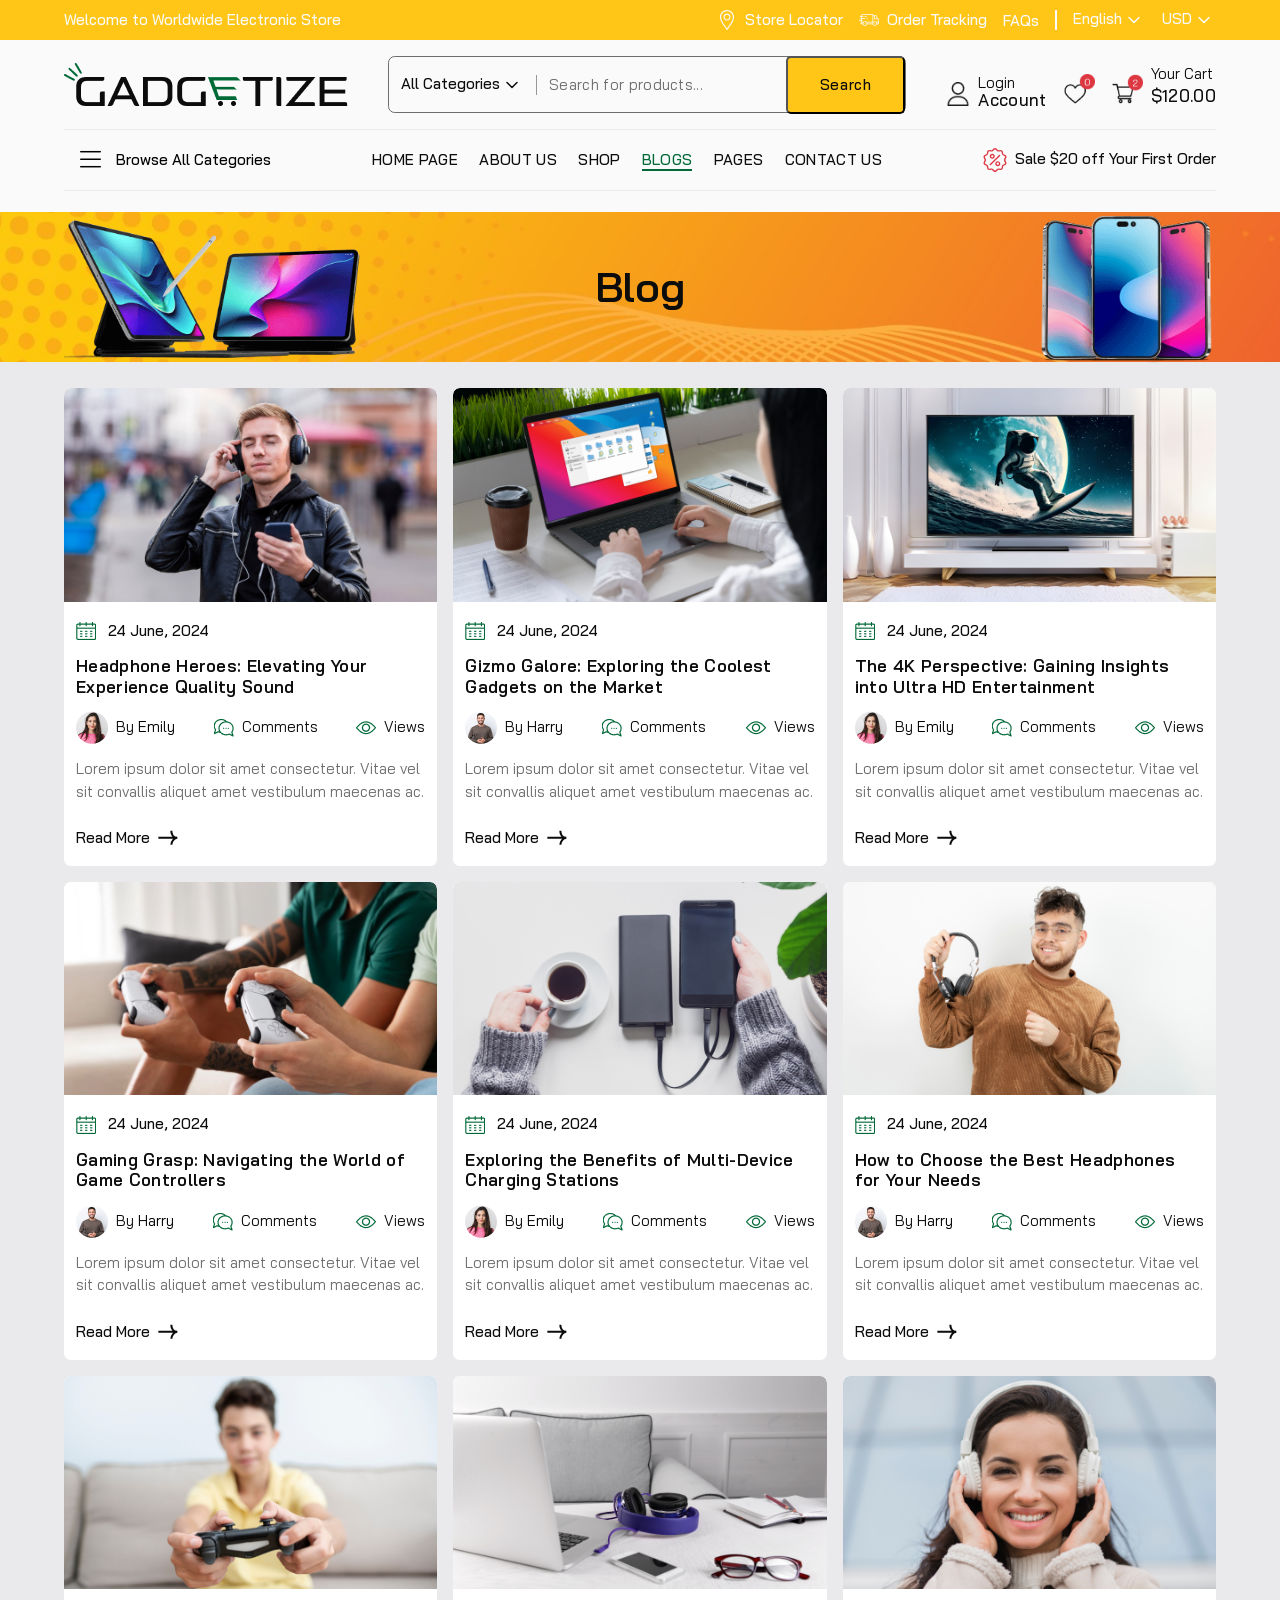
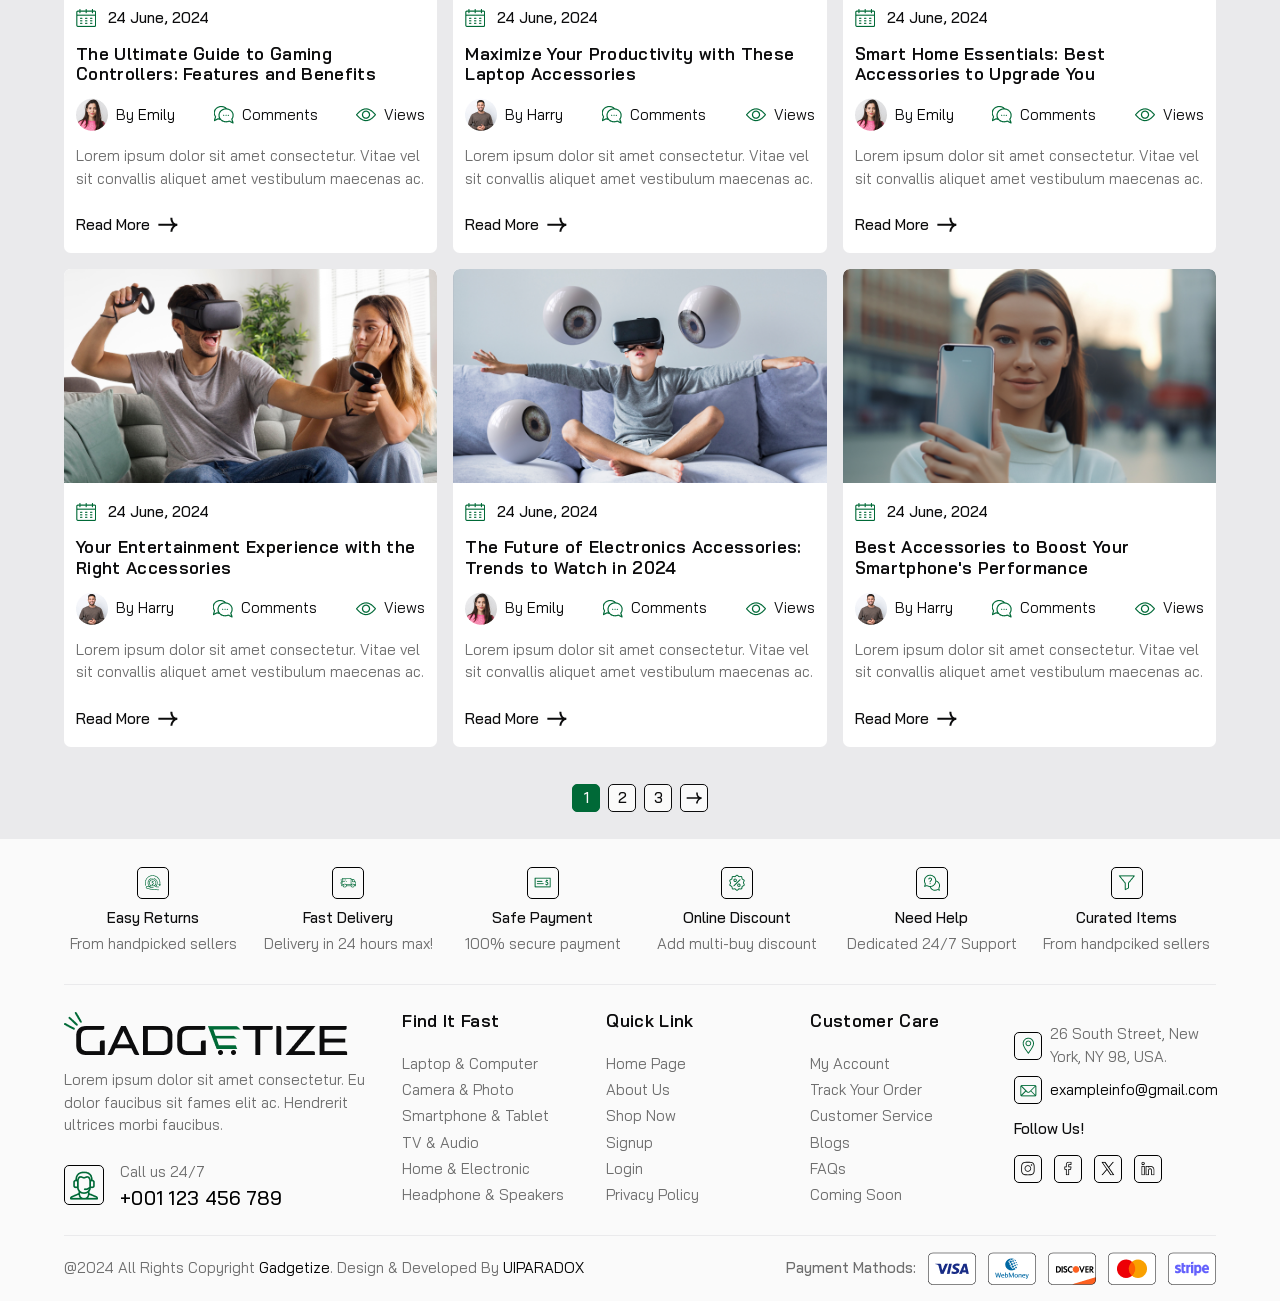
<file: blog-grid.html>
<!DOCTYPE html>
<html lang="en">


<!-- Mirrored from uiparadox.co.uk/templates/gadgetize/blog-grid.html by HTTrack Website Copier/3.x [XR&CO'2014], Sun, 22 Dec 2024 06:13:43 GMT -->
<head>
    <meta charset="UTF-8">
    <meta http-equiv="X-UA-Compatible" content="IE=edge">
    <meta name="viewport" content="width=device-width, initial-scale=1, shrink-to-fit=no">
    <meta name="description" content="Accessory-Store">

    <title>Accessory Store</title>

    <!-- Favicon -->
    <link rel="shortcut icon" type="image/x-icon" href="assets/media/favicon.png">

    <!-- All CSS files -->
    <link rel="stylesheet" href="assets/css/vendor/font-awesome.css">
    <link rel="stylesheet" href="assets/css/vendor/bootstrap.min.css">
    <link rel="stylesheet" href="assets/css/app.css">

</head>

<body class="tt-smooth-scroll">
    
    <!-- Main Wrapper Start -->
    <div id="scroll-container">
        <!-- Header Menu Start -->
        <header class="mb-24">
            <div class="header-section">
                <div class="header-top bg-color-primary">
                    <div class="header-start d-lg-block d-none">
                        <p class="fw-500 white">Welcome to Worldwide Electronic Store</p>
                    </div>
                    <div class="header-end">
                        <a href="contact.html" class="top-bar-links d-sm-flex d-none align-items-center gap-2">
                            <svg xmlns="http://www.w3.org/2000/svg" width="20" height="20" viewBox="0 0 20 20" fill="none">
                                <path
                                    d="M9.51246 19.7391C9.62113 19.9021 9.8041 20 10 20C10.1959 20 10.3789 19.9021 10.4875 19.7391C11.8742 17.6591 13.9167 15.0903 15.34 12.4778C16.478 10.3889 17.0312 8.60727 17.0312 7.03125C17.0312 3.15422 13.877 0 10 0C6.12297 0 2.96875 3.15422 2.96875 7.03125C2.96875 8.60727 3.52199 10.3889 4.66004 12.4778C6.08227 15.0883 8.12863 17.6634 9.51246 19.7391ZM10 1.17188C13.2309 1.17188 15.8594 3.80039 15.8594 7.03125C15.8594 8.40641 15.3529 10.0046 14.3109 11.9171C13.0841 14.1691 11.3334 16.4534 10 18.3738C8.66684 16.4537 6.91602 14.1692 5.6891 11.9171C4.64715 10.0046 4.14062 8.40641 4.14062 7.03125C4.14062 3.80039 6.76914 1.17188 10 1.17188Z"
                                    fill="#FAFAFA" />
                                <path
                                    d="M10 10.5469C11.9385 10.5469 13.5156 8.96977 13.5156 7.03125C13.5156 5.09273 11.9385 3.51562 10 3.51562C8.06148 3.51562 6.48438 5.09273 6.48438 7.03125C6.48438 8.96977 8.06148 10.5469 10 10.5469ZM10 4.6875C11.2923 4.6875 12.3438 5.73891 12.3438 7.03125C12.3438 8.32359 11.2923 9.375 10 9.375C8.70766 9.375 7.65625 8.32359 7.65625 7.03125C7.65625 5.73891 8.70766 4.6875 10 4.6875Z"
                                    fill="#FAFAFA" />
                            </svg>
                            <div>
                                <p class="fw-500 white">Store Locator</p>
                            </div>
                        </a>
                        <a href="tracking.html" class="top-bar-links d-flex align-items-center gap-2">
                            <svg xmlns="http://www.w3.org/2000/svg" width="20" height="20" viewBox="0 0 20 20" fill="none">
                                <g clip-path="url(#clip0_7765_205)">
                                    <path
                                        d="M5.95035 13.125H5.95008C5.73434 13.125 5.55957 13.2999 5.55957 13.5156C5.55957 13.7313 5.73461 13.9063 5.95035 13.9063C6.16609 13.9063 6.34097 13.7313 6.34097 13.5156C6.34097 13.2999 6.16609 13.125 5.95035 13.125Z"
                                        fill="#FAFAFA" />
                                    <path
                                        d="M15.7945 13.125H15.7942C15.5784 13.125 15.4037 13.2999 15.4037 13.5156C15.4037 13.7313 15.5787 13.9063 15.7945 13.9063C16.0102 13.9063 16.1851 13.7313 16.1851 13.5156C16.1851 13.2999 16.0102 13.125 15.7945 13.125Z"
                                        fill="#FAFAFA" />
                                    <path
                                        d="M18.9191 8.43752H18.7649L17.5204 5.54862C17.4587 5.40534 17.3177 5.31253 17.1617 5.31253H14.2318V4.53128C14.2318 4.31558 14.0569 4.14066 13.8412 4.14066H2.82543C2.62227 4.14066 2.45301 4.29636 2.43617 4.49886L2.30731 6.04499H1.0675C0.851761 6.04499 0.676879 6.21991 0.676879 6.43561C0.676879 6.65131 0.851761 6.82624 1.0675 6.82624H2.24219L2.14859 7.94928H1.65344C1.4377 7.94928 1.26282 8.1242 1.26282 8.33991C1.26282 8.55561 1.4377 8.73053 1.65344 8.73053H2.08352L1.98992 9.85354H0.481567C0.265825 9.85354 0.0909424 10.0285 0.0909424 10.2442C0.0909424 10.4599 0.265825 10.6348 0.481567 10.6348H1.92481L1.65488 13.8738C1.64582 13.9827 1.68274 14.0904 1.75668 14.1708C1.83067 14.2512 1.93488 14.2969 2.04414 14.2969H3.74031C4.06277 15.2063 4.93164 15.8594 5.95019 15.8594C6.96874 15.8594 7.83761 15.2063 8.16007 14.2969H13.5844C13.9069 15.2063 14.7758 15.8594 15.7943 15.8594C16.8129 15.8594 17.6817 15.2063 18.0042 14.2969H19.7004C19.9161 14.2969 20.091 14.122 20.091 13.9063V9.60943C20.0909 8.94131 19.5872 8.43752 18.9191 8.43752ZM15.9899 6.09378H16.9046L17.9142 8.43752H15.9899V6.09378ZM3.18035 9.85354H2.77387L2.86746 8.73053H5.91472C6.13046 8.73053 6.30534 8.55561 6.30534 8.33991C6.30534 8.1242 6.13046 7.94928 5.91472 7.94928H2.93258L3.02617 6.82624H4.15691C4.37265 6.82624 4.54754 6.65131 4.54754 6.43561C4.54754 6.21991 4.37265 6.04499 4.15691 6.04499H3.09125L3.18484 4.9219H13.4506V11.7578H7.49882C7.08558 11.3933 6.54323 11.1719 5.95019 11.1719C5.35714 11.1719 4.8148 11.3933 4.40156 11.7578H2.6152L2.70879 10.6348H3.18035C3.39609 10.6348 3.57097 10.4599 3.57097 10.2442C3.57097 10.0285 3.39609 9.85354 3.18035 9.85354ZM2.46871 13.5156L2.55008 12.5391H3.81969C3.68281 12.8365 3.60644 13.1673 3.60644 13.5156H2.46871ZM5.95019 15.0781C5.08863 15.0781 4.38769 14.3772 4.38769 13.5156C4.38769 12.6541 5.08863 11.9531 5.95019 11.9531C6.81175 11.9531 7.51269 12.6541 7.51269 13.5156C7.51269 14.3772 6.81175 15.0781 5.95019 15.0781ZM8.29393 13.5156C8.29393 13.1673 8.21757 12.8365 8.08069 12.5391H13.6638C13.5269 12.8365 13.4506 13.1673 13.4506 13.5156H8.29393ZM15.7943 15.0781C14.9327 15.0781 14.2318 14.3772 14.2318 13.5156C14.2318 12.6541 14.9327 11.9531 15.7943 11.9531C16.6558 11.9531 17.3568 12.6541 17.3568 13.5156C17.3568 14.3772 16.6558 15.0781 15.7943 15.0781ZM19.3097 13.5156H18.138C18.138 13.1673 18.0617 12.8365 17.9248 12.5391H19.3097V13.5156H19.3097ZM19.3097 11.7578H17.3429C16.9297 11.3933 16.3873 11.1719 15.7943 11.1719C15.2012 11.1719 14.6589 11.3933 14.2456 11.7578H14.2318V6.09378H15.2086V8.82815C15.2086 9.04385 15.3835 9.21877 15.5993 9.21877H18.9191C19.16 9.21877 19.3097 9.36846 19.3097 9.6094V11.7578Z"
                                        fill="#FAFAFA" />
                                    <path
                                        d="M7.75232 6.43561C7.75232 6.21991 7.57744 6.04499 7.3617 6.04499H5.91467C5.69893 6.04499 5.52405 6.21991 5.52405 6.43561C5.52405 6.65132 5.69893 6.82624 5.91467 6.82624H7.3617C7.57744 6.82624 7.75232 6.65132 7.75232 6.43561Z"
                                        fill="#FAFAFA" />
                                    <path
                                        d="M7.28186 8.33991C7.28186 8.55561 7.45674 8.73053 7.67248 8.73053H8.396C8.61174 8.73053 8.78662 8.55561 8.78662 8.33991C8.78662 8.1242 8.61174 7.94928 8.396 7.94928H7.67248C7.45674 7.94928 7.28186 8.12416 7.28186 8.33991Z"
                                        fill="#FAFAFA" />
                                </g>
                                <defs>
                                    <clipPath id="clip0_7765_205">
                                        <rect width="20" height="20" fill="white" transform="translate(0.0909424)" />
                                    </clipPath>
                                </defs>
                            </svg>
                            <p class="fw-500 white"> Order Tracking</p>
                        </a>
                        <div class="d-sm-block d-none">
                            <a href="about.html"><span class="fw-500 top-bar-links">FAQs</span></a>
                        </div>
                        <div class="vr-line d-sm-block d-none">
                        </div>
                        <div class="drop-container">
                            <div class="wrapper-dropdown white" id="dropdown">
                                <span class="selected-display" id="destination">English</span>
                                <svg id="drp-arrow" width="24" height="24" viewBox="0 0 24 24" fill="none"
                                    xmlns="http://www.w3.org/2000/svg" class="arrow transition-all ml-auto rotate-180">
                                    <path d="M7 14.5l5-5 5 5" stroke="currentColor" stroke-width="1.5" stroke-linecap="round"
                                        stroke-linejoin="round"></path>
                                </svg>
                                <ul class="topbar-dropdown bg-lightest-gray">
                                    <li class="item dark-black">English</li>
                                    <li class="item dark-black">Spanish</li>
                                    <li class="item dark-black">Italian</li>
                                    <li class="item dark-black">Arabic</li>
                                </ul>
                            </div>
                        </div>
                        <div class="drop-container">
                            <div class="wrapper-dropdown white" id="dropdown2">
                                <span class="selected-display" id="destination2">USD</span>
                                <svg id="drp-arrow2" width="24" height="24" viewBox="0 0 24 24" fill="none"
                                    xmlns="http://www.w3.org/2000/svg" class="arrow transition-all ml-auto rotate-180">
                                    <path d="M7 14.5l5-5 5 5" stroke="currentColor" stroke-width="1.5" stroke-linecap="round"
                                        stroke-linejoin="round"></path>
                                </svg>
                                <ul class="topbar-dropdown bg-lightest-gray">
                                    <li class="item dark-black">USD</li>
                                    <li class="item dark-black">AED </li>
                                    <li class="item dark-black">EUR</li>
                                    <li class="item dark-black">GBP</li>
                                </ul>
                            </div>
                        </div>

                    </div>
                </div>
                <div class="container-fluid">
                    <div class="header-center">
                        <a href="index.html" class="header-logo">
                            <img src="assets/media/logo.png" alt="">
                        </a>
                        <div class="mixin-container d-xl-flex d-none">
                            <div class="drop-container">
                                <div class="wrapper-dropdown" id="dropdown3">
                                    <span class="selected-display black fw-500" id="destination3">All Categories</span>
                                    <svg id="drp-arrow3" width="24" height="24" viewBox="0 0 24 24" fill="none"
                                        xmlns="http://www.w3.org/2000/svg" class="arrow transition-all ml-auto rotate-180">
                                        <path d="M7 14.5l5-5 5 5" stroke="currentColor" stroke-width="1.5" stroke-linecap="round"
                                            stroke-linejoin="round"></path>
                                    </svg>
                                    <ul class="topbar-dropdown bg-lightest-gray box-shadow-1">
                                        <li class="item dark-black">Digital & Electronics</li>
                                        <li class="item dark-black">Camera & Photo</li>
                                        <li class="item dark-black">Computer Hardware</li>
                                        <li class="item dark-black">Gamepad & Console</li>
                                        <li class="item dark-black">Headphone & Speaker</li>
                                        <li class="item dark-black">Laptop & Computer</li>
                                        <li class="item dark-black">Smartphone & Tablet</li>
                                        <li class="item dark-black">TV & Audio</li>
                                        <li class="item dark-black">Watches & Eyewear</li>
                                        <li class="item dark-black">Fan & AC</li>
                                    </ul>
                                </div>
                            </div>
                            <div class="vr-line vr-line-2"></div>
                            <form action="https://uiparadox.co.uk/templates/gadgetize/index.html" method="post">
                                <div class="input-field">
                                    <input type="text" name="search" id="searchInput" class="form-control" placeholder="Search for products...">
                                    <button type="submit" class="cus-btn">Search</button>
                                </div>
                            </form>
                        </div>
                        <div class="header-buttons">
                            <a href="register.html" class="button-block align-items-sm-unset align-items-end">
                                <img src="assets/media/users/user-3.png" alt="" class="user">
                                <div>
                                    <p>Login</p>
                                    <h6>Account</h6>
                                </div>
                            </a>
                            <a href="wishlist.html" class="button-block d-sm-flex d-none">
                                <img src="assets/media/icons/wishlist.png" alt="">
                            </a>
                            <a href="#" class="button-block d-sm-flex d-none cart-button">
                                <img src="assets/media/icons/cart.png" alt="">
                                <div>
                                    <p>Your Cart</p>
                                    <h6>$120.00</h6>
                                </div>
                            </a>
                        </div>
                    </div>
                    <div class="mixin-container d-xl-none d-flex">
                        <div class="drop-container">
                            <div class="wrapper-dropdown" id="dropdown4">
                                <span class="selected-display black fw-500" id="destination4">All Categories</span>
                                <svg id="drp-arrow4" width="24" height="24" viewBox="0 0 24 24" fill="none"
                                    xmlns="http://www.w3.org/2000/svg" class="arrow transition-all ml-auto rotate-180">
                                    <path d="M7 14.5l5-5 5 5" stroke="currentColor" stroke-width="1.5" stroke-linecap="round"
                                        stroke-linejoin="round"></path>
                                </svg>
                                <ul class="topbar-dropdown bg-lightest-gray box-shadow-1">
                                    <li class="item dark-black">Digital & Electronics</li>
                                    <li class="item dark-black">Camera & Photo</li>
                                    <li class="item dark-black">Computer Hardware</li>
                                    <li class="item dark-black">Gamepad & Console</li>
                                    <li class="item dark-black">Headphone & Speaker</li>
                                    <li class="item dark-black">Laptop & Computer</li>
                                    <li class="item dark-black">Smartphone & Tablet</li>
                                    <li class="item dark-black">TV & Audio</li>
                                    <li class="item dark-black">Watches & Eyewear</li>
                                    <li class="item dark-black">Fan & AC</li>
                                </ul>
                            </div>
                        </div>
                        <div class="vr-line vr-line-2"></div>
                        <div class="input-field">
                            <input type="text" name="search" id="searchInput2" class="form-control" placeholder="Search for products...">
                            <button type="submit" class="cus-btn">Search</button>
                        </div>
                    </div>
                    
                    <div class="header-bottom-area">
                        <nav class="navigation d-flex align-items-center justify-content-between">
                            <!-- Categories Dropdown -->
                            <div class="nav-container">
                                <nav class="all-category-nav">
                                    <label class="open-menu-all" for="open-menu-all">
                                        <input class="input-menu-all" id="open-menu-all" type="checkbox" name="menu-open">
                                        <span class="all-navigator"><i class="fas fa-bars" aria-hidden="true"></i> <span>Browse All Categories</span>
                                        </span>
                                        <span class="all-category-list list-unstyled">
                                            <span class="all-category-list-item"><a href="shop-grid-1.html"
                                                    class="all-category-list-link dark-black fw-500">Value Of The Day
                                                 </a>
                                            </span>
                                            <span class="all-category-list-item"><a href="shop-grid-1.html"
                                                    class="all-category-list-link dark-black fw-500">Top 100 Offers</a></span>
                                            <span class="all-category-list-item"><a href="shop-grid-1.html"
                                                    class="all-category-list-link dark-black fw-500">New Arrivals</a></span>
                                            <span class="all-category-list-item"><a href="javascript:;" class="all-category-list-link d-flex align-items-center justify-content-between">Laptop & Computer<i class="fas fa-angle-right" aria-hidden="true"></i></a>
                                                <span class="category-second-list">
                                                    <span class="sub-menu-main-wrapper">
                                                        <span class="wrapper-1">
                                                            <span class="category-second-list-ul list-unstyled mb-40">
                                                                <span class="dark-black fw-500 mb-16">Brands</span>
                                                                <span class="category-second-item"><a href="#">Apple </a></span>
                                                                <span class="category-second-item"><a href="#">Dell</a></span>
                                                                <span class="category-second-item"><a href="#">Asus </a></span>
                                                                <span class="category-second-item"><a href="#">Acer </a></span>
                                                                <span class="category-second-item"><a href="#">MSI </a></span>
                                                                <span class="category-second-item"><a href="#">Lenovo </a></span>
                                                            </span>
                                                            <span class="category-second-list-ul list-unstyled">
                                                                <span class="dark-black fw-500 mb-16">Devices</span>
                                                                <span class="category-second-item"><a href="#">Printer and Ink</a></span>
                                                                <span class="category-second-item"><a href="#">Project and Screen</a></span>
                                                                <span class="category-second-item"><a href="#">Network Adaptor</a></span>
                                                                <span class="category-second-item"><a href="#">Photocopy and Scanner</a></span>
                                                            </span>
                                                        </span>
                                                        <span class="wrapper-1">
                                                            <span class="category-second-list-ul list-unstyled mb-40">
                                                                <span class="dark-black fw-500 mb-16">Models</span>
                                                                <span class="category-second-item"><a href="#">Office Computer</a></span>
                                                                <span class="category-second-item"><a href="#">Business Computer</a></span>
                                                                <span class="category-second-item"><a href="#">Gaming Computer</a></span>
                                                                <span class="category-second-item"><a href="#">Programming Computer</a></span>
                                                            </span>
                                                            <span class="category-second-list-ul list-unstyled">
                                                                <span class="dark-black fw-500 mb-16">Prices</span>
                                                                <span class="category-second-item"><a href="#">Up to $200</a></span>
                                                                <span class="category-second-item"><a href="#">$500 to $1000</a></span>
                                                                <span class="category-second-item"><a href="#">$1000 to $2000</a></span>
                                                                <span class="category-second-item"><a href="#">$2000 to $3000</a></span>
                                                                <span class="category-second-item"><a href="#">$3000 to $4000</a></span>
                                                                <span class="category-second-item"><a href="#">$4000 to $5000</a></span>
                                                            </span>
                                                        </span>
                                                    </span>
                                                    <span class="img-product-menu">
                                                        <span class="image-content">
                                                            <span class="h6 d-block fw-400 white mb-4p">LCD</span>
                                                            <span class="h6 d-block fw-500 white mb-24">Radient View LCD</span>
                                                            <span class="d-block text-16 white mb-4p">Just from:</span>
                                                            <span class="d-block h4 color-ter mb-32">$840.99</span>
                                                            <a href="shop-list-1.html" class="cus-btn-3 sec">Shop Now</a>
                                                        </span>
                                                    </span>
                                                </span>
                                            </span>
                                            <span class="all-category-list-item"><a href="javascript:;" class="all-category-list-link d-flex align-items-center justify-content-between">Computer Hardware<i class="fas fa-angle-right" aria-hidden="true"></i></a>
                                                <span class="category-second-list">
                                                    <span class="sub-menu-main-wrapper">
                                                        <span class="wrapper-1">
                                                            <span class="category-second-list-ul list-unstyled mb-40">
                                                                <span class="dark-black fw-500 mb-16">Hardware</span>
                                                                <span class="category-second-item"><a href="#">CPU, Processor </a></span>
                                                                <span class="category-second-item"><a href="#">Motherboard</a></span>
                                                                <span class="category-second-item"><a href="#">RAM, Memory</a></span>
                                                                <span class="category-second-item"><a href="#">VGA, Graphic Card </a></span>
                                                                <span class="category-second-item"><a href="#">PSU, Power Supply</a></span>
                                                                <span class="category-second-item"><a href="#">Cooling Systems</a></span>
                                                            </span>
                                                            <span class="category-second-list-ul list-unstyled">
                                                                <span class="dark-black fw-500 mb-16">Others</span>
                                                                <span class="category-second-item"><a href="#">Security</a></span>
                                                                <span class="category-second-item"><a href="#">Barcode Scanner</a></span>
                                                                <span class="category-second-item"><a href="#">Attendence Machines</a></span>
                                                                <span class="category-second-item"><a href="#">Bill Counters</a></span>
                                                            </span>
                                                        </span>
                                                        <span class="wrapper-1">
                                                            <span class="category-second-list-ul list-unstyled mb-40">
                                                                <span class="dark-black fw-500 mb-16">Peripherals</span>
                                                                <span class="category-second-item"><a href="#">Mointer</a></span>
                                                                <span class="category-second-item"><a href="#">Mouse</a></span>
                                                                <span class="category-second-item"><a href="#">Keyboard</a></span>
                                                                <span class="category-second-item"><a href="#">Microphone</a></span>
                                                            </span>
                                                        </span>
                                                    </span>
                                                    <span class="img-product-menu v-2">
                                                        <span class="image-content">
                                                            <span class="d-block h6 fw-400 white mb-4p">LAPTOP</span>
                                                            <span class="d-block h6 fw-500 white mb-24">MACBOOK M1</span>
                                                            <span class="d-block text-16 white mb-4p">Just from:</span>
                                                            <span class="d-block h4 color-ter mb-32">$340.99</span>
                                                            <a href="shop-list-1.html" class="cus-btn-3 sec">Shop Now</a>
                                                        </span>
                                                    </span>
                                                </span>
                                            </span>
                                            <span class="all-category-list-item"><a href="shop-grid-2.html" class="all-category-list-link">Camera & Photo</a></span>
                                            <span class="all-category-list-item"><a href="javascript:;" class="all-category-list-link d-flex align-items-center justify-content-between">Smartphone & Tablets<i class="fas fa-angle-right" aria-hidden="true"></i></a>
                                                <span class="category-second-list">
                                                    <span class="sub-menu-main-wrapper">
                                                        <span class="wrapper-1">
                                                            <span class="category-second-list-ul list-unstyled mb-40">
                                                                <span class="dark-black fw-500 mb-16">Brands</span>
                                                                <span class="category-second-item"><a href="#">Apple </a></span>
                                                                <span class="category-second-item"><a href="#">Samsung</a></span>
                                                                <span class="category-second-item"><a href="#">Xiaomi</a></span>
                                                                <span class="category-second-item"><a href="#">Oppo </a></span>
                                                                <span class="category-second-item"><a href="#"> Huawei</a></span>
                                                                <span class="category-second-item"><a href="#">Nokia </a></span>
                                                                <span class="category-second-item"><a href="#">Vivo </a></span>
                                                            </span>
                                
                                                            <span class="category-second-list-ul list-unstyled">
                                                                <span class="dark-black fw-500 mb-16">Display Sizes</span>
                                                                <span class="category-second-item"><a href="#">Up to 6 Inches</a></span>
                                                                <span class="category-second-item"><a href="#">6 Inch - 8 Inch</a></span>
                                                                <span class="category-second-item"><a href="#">8 Inch - 10 Inch</a></span>
                                                            </span>
                                
                                                        </span>
                                                        <span class="wrapper-1">
                                                            <span class="category-second-list-ul list-unstyled mb-40">
                                                                <span class="dark-black fw-500 mb-16">Conditions</span>
                                                                <span class="category-second-item"><a href="#">All New</a></span>
                                                                <span class="category-second-item"><a href="#">Renewed</a></span>
                                                                <span class="category-second-item"><a href="#">Refurbished</a></span>
                                                                <span class="category-second-item"><a href="#">Used</a></span>
                                                            </span>
                                                            <span class="category-second-list-ul list-unstyled">
                                                                <span class="dark-black fw-500 mb-16">Prices</span>
                                                                <span class="category-second-item"><a href="#">Up to $200</a></span>
                                                                <span class="category-second-item"><a href="#">$500 to $1000</a></span>
                                                                <span class="category-second-item"><a href="#">$1000 to $2000</a></span>
                                                                <span class="category-second-item"><a href="#">$2000 to $3000</a></span>
                                                                <span class="category-second-item"><a href="#">$3000 to $4000</a></span>
                                                                <span class="category-second-item"><a href="#">$4000 to $5000</a></span>
                                                            </span>
                                                        </span>
                                                    </span>
                                                    <span class="img-product-menu v-3">
                                                        <span class="image-content">
                                                            <span class="d-block h6 fw-400 white mb-4p">MOBIME</span>
                                                            <span class="d-block h6 fw-500 white mb-24">Mobile Phone</span>
                                                            <span class="text-16 white mb-4p">Just from:</span>
                                                            <span class="d-block h4 color-ter mb-32">$500.99</span>
                                                            <a href="shop-list-1.html" class="cus-btn-3 sec">Shop Now</a>
                                                        </span>
                                                    </span>
                                                </span>
                                            </span>
                                            <span class="all-category-list-item"><a href="javascript:;" class="all-category-list-link d-flex align-items-center justify-content-between">TV & Audio<i class="fas fa-angle-right" aria-hidden="true"></i></a>
                                                <span class="category-second-list">
                                                    <span class="sub-menu-main-wrapper">
                                                        <span class="wrapper-1">
                                                            <span class="category-second-list-ul list-unstyled mb-40">
                                                                <span class="dark-black fw-500 mb-16">Brands</span>
                                                                <span class="category-second-item"><a href="#">Sony </a></span>
                                                                <span class="category-second-item"><a href="#">LG</a></span>
                                                                <span class="category-second-item"><a href="#">Samsung </a></span>
                                                                <span class="category-second-item"><a href="#">Panasonic</a></span>
                                                                <span class="category-second-item"><a href="#">Toshiba </a></span>
                                                            </span>
                                                            <span class="category-second-list-ul list-unstyled">
                                                                <span class="dark-black fw-500 mb-16">Department</span>
                                                                <span class="category-second-item"><a href="#">Smart TVs</a></span>
                                                                <span class="category-second-item"><a href="#">LED TVs</a></span>
                                                                <span class="category-second-item"><a href="#">Curved TVs</a></span>
                                                                <span class="category-second-item"><a href="#">OLED TVs</a></span>
                                                                <span class="category-second-item"><a href="#">Plasma TVs</a></span>
                                                                <span class="category-second-item"><a href="#">Smart TVs 4K</a></span>
                                                            </span>
                                                        </span>
                                                        <span class="wrapper-1">
                                                            <span class="category-second-list-ul list-unstyled">
                                                                <span class="dark-black fw-500 mb-16">Prices</span>
                                                                <span class="category-second-item"><a href="#">Up to $200</a></span>
                                                                <span class="category-second-item"><a href="#">$500 to $1000</a></span>
                                                                <span class="category-second-item"><a href="#">$1000 to $2000</a></span>
                                                                <span class="category-second-item"><a href="#">$2000 to $3000</a></span>
                                                                <span class="category-second-item"><a href="#">$3000 to $4000</a></span>
                                                                <span class="category-second-item"><a href="#">$4000 to $5000</a></span>
                                                                <span class="category-second-item"><a href="#">$5000 to $6000</a></span>
                                                            </span>
                                                        </span>
                                                    </span>
                                                    <span class="img-product-menu v-4">
                                                        <span class="image-content">
                                                            <span class="d-block h6 fw-400 white mb-4p">HEADPHONE</span>
                                                            <span class="d-block h6 fw-500 white mb-24">Bass Headphones</span>
                                                            <span class="text-16 white mb-4p">Just from:</span>
                                                            <span class="d-block h4 color-ter mb-32">$180.00</span>
                                                            <a href="shop-list-1.html" class="cus-btn-3 sec">Shop Now</a>
                                                        </span>
                                                    </span>
                                                </span>
                                            </span>
                                            <span class="all-category-list-item"><a href="shop-grid-3.html" class="all-category-list-link">Home &
                                                    Electronic</a></span>
                                            <span class="all-category-list-item"><a href="shop-grid-4.html" class="all-category-list-link">Headphone &
                                                    Speakers</a>
                                            </span>
                                            <span class="all-category-list-item"><a href="shop-grid-sidebar-1.html"
                                                    class="all-category-list-link">Watches & Eyewear</a></span>
                                            <span class="all-category-list-item"><a href="shop-grid-sidebar-2.html"
                                                    class="all-category-list-link">Gamepad & Console</a></span>
                                        </span>
                                    </label>
                                </nav>
                            </div>
                            <!-- Categories Dropdown -->
                            <div class="menu-button-right">
                                <div class="main-menu__nav">
                                    <ul class="main-menu__list">
                                        <li>
                                            <a href="index.html">Home Page</a>
                                        </li>
                                        <li>
                                            <a href="about.html">About Us</a>
                                        </li>
                                        <!--  -->
                                        <li class="dropdown">
                                            <a href="javascript:void(0);">Shop</a>
                                            <ul class="sub-menu">
                                                <li class="dropdown">
                                                    <a href="javascript:void(0);">Shop Grid</a>
                                                    <ul class="sub-menu">
                                                        <li><a href="shop-grid-1.html">Shop Grid 1</a></li>
                                                        <li><a href="shop-grid-2.html">Shop Grid 2</a></li>
                                                        <li><a href="shop-grid-3.html">Shop Grid 3</a></li>
                                                        <li><a href="shop-grid-4.html">Shop Grid 4</a></li>
                                                    </ul>
                                                </li>
                                                <li class="dropdown">
                                                    <a href="javascript:void(0);">Shop Grid with Sidebar</a>
                                                    <ul class="sub-menu">
                                                        <li><a href="shop-grid-sidebar-1.html">Shop Grid Sidebar 1</a></li>
                                                        <li><a href="shop-grid-sidebar-2.html">Shop Grid Sidebar 2</a></li>
                                                    </ul>
                                                </li>
                                                <li class="dropdown">
                                                    <a href="javascript:void(0);">Shop List</a>
                                                    <ul class="sub-menu">
                                                        <li><a href="shop-list-1.html">Shop List 1</a></li>
                                                    </ul>
                                                </li>
                                                <li class="dropdown">
                                                    <a href="javascript:void(0);">Shop List with Sidebar</a>
                                                    <ul class="sub-menu">
                                                        <li><a href="shop-list-sidebar-1.html">Shop List Sidebar 1</a></li>
                                                    </ul>
                                                </li>
                                                <li><a href="shop-detail.html">Shop Detail 1</a></li>
                                                <li><a href="shop-detail-2.html">Shop Detail 2</a></li>
                                                <li><a href="wishlist.html">Wishlist</a></li>
                                                <li><a href="cart.html">Cart</a></li>
                                                <li><a href="checkout.html">Checkout</a></li>
                                            </ul>
                                        </li>

                                        <!--  -->
                                        <li class="dropdown">
                                            <a href="javascript:void(0);" class="active">Blogs</a>
                                            <ul>
                                                <li><a href="blog-grid.html" class="active">Blog Grid</a></li>
                                                <li><a href="blog-grid-sidebar-1.html">Blog Grid Sidebar 1</a></li>
                                                <li><a href="blog-grid-sidebar-2.html">Blog Grid Sidebar 2</a></li>
                                                <li><a href="blog-list-sidebar-1.html">Blog List Sidebar 1</a></li>
                                                <li><a href="blog-detail.html">Blog Detail</a></li>
                                            </ul>
                                        </li>
                                        <li class="dropdown">
                                            <a href="javascript:void(0);">Pages</a>
                                            <ul>
                                                <li><a href="tracking.html" >Tracking</a></li>
                                                <li><a href="register.html">Register</a></li>
                                                <li><a href="404.html">404</a></li>
                                                <li><a href="coming-soon.html">Coming Soon</a></li>
                                            </ul>
                                        </li>
                                        <li>
                                            <a href="contact.html">Contact Us</a>
                                        </li>
                                    </ul>
                                </div>
                            </div>
                            <div class="main-menu__right">
                                <div class="d-sm-flex d-none gap-2">
                                    <svg xmlns="http://www.w3.org/2000/svg" width="24" height="24" viewBox="0 0 24 24" fill="none">
                                        <g clip-path="url(#clip0_7572_706)">
                                          <path d="M22.4042 12.3108C22.3076 12.1133 22.3076 11.8867 22.4042 11.6891L23.2993 9.85799C23.7977 8.83841 23.4028 7.62319 22.4003 7.0913L20.5999 6.13599C20.4056 6.03296 20.2724 5.84959 20.2344 5.63307L19.8823 3.62548C19.6862 2.5077 18.6523 1.75658 17.5288 1.91553L15.5107 2.201C15.2929 2.23175 15.0775 2.16172 14.9195 2.00886L13.4546 0.591743C12.6389 -0.197346 11.3611 -0.197393 10.5455 0.591743L9.08059 2.009C8.92253 2.16191 8.70714 2.2318 8.48936 2.20114L6.47126 1.91567C5.34744 1.75663 4.31385 2.50784 4.11778 3.62562L3.76565 5.63312C3.72764 5.84968 3.59447 6.03301 3.40027 6.13609L1.59981 7.09139C0.597345 7.62323 0.202473 8.83855 0.700845 9.85813L1.59592 11.6892C1.69248 11.8868 1.69248 12.1134 1.59592 12.3109L0.700798 14.1421C0.202426 15.1616 0.597298 16.3769 1.59976 16.9087L3.40022 17.864C3.59447 17.9671 3.72764 18.1505 3.76565 18.367L4.11778 20.3746C4.29628 21.3921 5.1688 22.1057 6.17159 22.1056C6.27036 22.1056 6.37058 22.0987 6.47131 22.0845L8.48941 21.799C8.70705 21.7681 8.92258 21.8383 9.08064 21.9911L10.5455 23.4083C10.9534 23.8028 11.4766 24.0001 12 24C12.5233 24 13.0469 23.8027 13.4546 23.4083L14.9195 21.9911C15.0776 21.8383 15.293 21.7684 15.5107 21.799L17.5288 22.0845C18.6528 22.2435 19.6862 21.4923 19.8823 20.3745L20.2345 18.367C20.2725 18.1505 20.4057 17.9671 20.5999 17.864L22.4003 16.9087C23.4028 16.3769 23.7977 15.1616 23.2993 14.142L22.4042 12.3108ZM21.7515 15.6859L19.9511 16.6412C19.377 16.9459 18.9833 17.4876 18.8711 18.1278L18.519 20.1353C18.4526 20.5135 18.103 20.7675 17.7227 20.7138L15.7046 20.4284C15.061 20.3372 14.4242 20.5443 13.9571 20.9962L12.4921 22.4132C12.2162 22.6801 11.7839 22.6801 11.5079 22.4132L10.043 20.9961C9.64824 20.6142 9.13215 20.4073 8.59338 20.4073C8.49466 20.4073 8.39514 20.4142 8.29549 20.4283L6.27739 20.7138C5.89742 20.7675 5.5475 20.5135 5.48113 20.1353L5.12896 18.1277C5.01665 17.4876 4.62299 16.9457 4.04892 16.6412L2.24846 15.6859C1.90928 15.5059 1.77568 15.0948 1.94429 14.7498L2.83941 12.9187C3.12478 12.3348 3.12478 11.6651 2.83941 11.0813L1.94429 9.25011C1.77568 8.90516 1.90928 8.49403 2.24846 8.31407L4.04892 7.35877C4.62295 7.05413 5.01665 6.51235 5.12891 5.87223L5.48104 3.86468C5.54741 3.48649 5.897 3.23243 6.2773 3.28615L8.29539 3.57162C8.93875 3.66269 9.57582 3.45565 10.0429 3.00382L11.5079 1.58671C11.7838 1.3198 12.2161 1.3198 12.4921 1.58671L13.957 3.00382C14.4241 3.4557 15.0611 3.66269 15.7045 3.57162L17.7226 3.28615C18.1026 3.23238 18.4525 3.48649 18.5189 3.86468L18.871 5.87227C18.9833 6.5124 19.377 7.05422 19.951 7.35877L21.7515 8.31407C22.0907 8.49403 22.2243 8.90516 22.0557 9.25011L21.1605 11.0812C20.8752 11.6651 20.8752 12.3348 21.1605 12.9186L22.0557 14.7497C22.2243 15.0948 22.0907 15.506 21.7515 15.6859Z" fill="#DD3842"/>
                                          <path d="M17.057 6.94288C16.7867 6.6726 16.3485 6.6726 16.0782 6.94288L6.94282 16.0783C6.67254 16.3486 6.67254 16.7868 6.94282 17.0571C7.07796 17.1922 7.2551 17.2598 7.43219 17.2598C7.60929 17.2598 7.78647 17.1923 7.92157 17.0571L17.0569 7.92172C17.3273 7.65139 17.3273 7.21321 17.057 6.94288Z" fill="#DD3842"/>
                                          <path d="M9.2316 5.77103C7.83229 5.77103 6.69385 6.90947 6.69385 8.30878C6.69385 9.70808 7.83229 10.8465 9.2316 10.8465C10.6309 10.8465 11.7693 9.70808 11.7693 8.30878C11.7693 6.90947 10.6309 5.77103 9.2316 5.77103ZM9.2316 9.46227C8.59555 9.46227 8.0781 8.94482 8.0781 8.30873C8.0781 7.67269 8.59555 7.15524 9.2316 7.15524C9.86764 7.15524 10.3851 7.67269 10.3851 8.30873C10.3851 8.94482 9.86764 9.46227 9.2316 9.46227Z" fill="#DD3842"/>
                                          <path d="M14.7685 13.1535C13.3692 13.1535 12.2307 14.292 12.2307 15.6913C12.2307 17.0906 13.3692 18.229 14.7685 18.229C16.1678 18.229 17.3062 17.0906 17.3062 15.6913C17.3062 14.292 16.1678 13.1535 14.7685 13.1535ZM14.7685 16.8448C14.1324 16.8448 13.6149 16.3273 13.6149 15.6913C13.6149 15.0552 14.1324 14.5378 14.7685 14.5378C15.4045 14.5378 15.922 15.0552 15.922 15.6913C15.922 16.3273 15.4045 16.8448 14.7685 16.8448Z" fill="#DD3842"/>
                                        </g>
                                        <defs>
                                          <clipPath id="clip0_7572_706">
                                            <rect width="24" height="24" fill="white"/>
                                          </clipPath>
                                        </defs>
                                    </svg>
                                    <p class="black fw-500">Sale $20 off Your First Order</p>
                                </div>
                                <a href="#" class="main-menu__toggler mobile-nav__toggler">
                                    <img src="assets/media/icons/menu-2.png" alt="">
                                    Menu
                                </a>
                            </div>
                        </nav>
                    </div>
                </div>
            </div>
        </header>
        <!-- Header Menu End -->

        <!-- Main Sections -->
        <main class="main-wrapper">

             <!-- Title Banner Start -->
             <section class="title-banner">
                <div class="container-fluid">
                    <div class="banner-wrapper">
                        <img src="assets/media/banner/left-image.png" alt="" class="banner-image1">
                        <h1 class="dark-black fw-600">Blog</h1>
                        <img src="assets/media/banner/right-image.png" alt="" class="banner-image2">
                    </div>
                </div>
            </section>
            <!-- Title Banner End -->

            <!-- Blog Section Start -->
            <section class="blog-section bg-lightest-gray py-40">
                <div class="container-fluid">
                    <div class="row row-gap-3">
                        <div class="col-xxl-3 col-xl-4 col-lg-6 col-md-6">
                            <a href="blog-detail.html" class="blog-block bg-white m-0">
                                <div class="blog-image">
                                    <img src="assets/media/blogs/blog-1.png" alt="">
                                </div>
                                <div class="blog-content">
                                    <div class="d-flex align-items-center gap-16 mb-16">
                                        <img src="assets/media/icons/calender.png" alt="">
                                        <p class="fw-500 dark-black">24 June, 2024</p>
                                    </div>
                                    <h6 class="mb-16 fw-600">Headphone Heroes: Elevating Your Experience Quality Sound</h6>
                                    <div class="d-flex align-items-center justify-content-between mb-16">
                                        <div class="d-flex align-items-center gap-2">
                                            <img src="assets/media/users/user-1.png" alt="">
                                            <p class="dark-black">By <span class="color-primary">Emily</span></p>
                                        </div>
                                        <div class="d-flex align-items-center gap-2">
                                            <img src="assets/media/icons/icon-1.png" alt="">
                                            <p class="dark-black">Comments</p>
                                        </div>
                                        <div class="d-flex align-items-center gap-2">
                                            <img src="assets/media/icons/icon-2.png" alt="">
                                            <p class="dark-black">Views</p>
                                        </div>
                                    </div>
                                    <p class="light-gray mb-32">Lorem ipsum dolor sit amet consectetur. Vitae vel sit convallis aliquet amet vestibulum maecenas ac.</p>
                                    <div class="cus-btn-arrow">Read More 
                                        <svg xmlns="http://www.w3.org/2000/svg" width="20" height="15" viewBox="0 0 20 15" fill="none">
                                            <path d="M13.3545 14.7476C13.3545 11.7476 16.1545 7.74756 19.3545 7.74756M19.3545 7.74756C17.5212 7.74756 13.3545 6.74756 13.3545 0.747559M19.3545 7.74756H0.354492"
                                                stroke="#0C0C0D" stroke-width="2" />
                                        </svg>
                                    </div>                
                                </div>
                            </a>
                        </div>
                        <div class="col-xxl-3 col-xl-4 col-lg-6 col-md-6">
                            <a href="blog-detail.html" class="blog-block bg-white m-0">
                                <div class="blog-image">
                                    <img src="assets/media/blogs/blog-2.png" alt="">
                                </div>
                                <div class="blog-content">
                                    <div class="d-flex align-items-center gap-16 mb-16">
                                        <img src="assets/media/icons/calender.png" alt="">
                                        <p class="fw-500 dark-black">24 June, 2024</p>
                                    </div>
                                    <h6 class="mb-16 fw-600">Gizmo Galore: Exploring the Coolest Gadgets on the Market</h6>
                                    <div class="d-flex align-items-center justify-content-between mb-16">
                                        <div class="d-flex align-items-center gap-2">
                                            <img src="assets/media/users/user-2.png" alt="">
                                            <p class="dark-black">By <span class="color-primary">Harry</span></p>
                                        </div>
                                        <div class="d-flex align-items-center gap-2">
                                            <img src="assets/media/icons/icon-1.png" alt="">
                                            <p class="dark-black">Comments</p>
                                        </div>
                                        <div class="d-flex align-items-center gap-2">
                                            <img src="assets/media/icons/icon-2.png" alt="">
                                            <p class="dark-black">Views</p>
                                        </div>
                                    </div>
                                    <p class="light-gray mb-32">Lorem ipsum dolor sit amet consectetur. Vitae vel sit convallis aliquet amet vestibulum maecenas ac.</p>
                                    <div class="cus-btn-arrow">Read More 
                                        <svg xmlns="http://www.w3.org/2000/svg" width="20" height="15" viewBox="0 0 20 15" fill="none">
                                            <path d="M13.3545 14.7476C13.3545 11.7476 16.1545 7.74756 19.3545 7.74756M19.3545 7.74756C17.5212 7.74756 13.3545 6.74756 13.3545 0.747559M19.3545 7.74756H0.354492"
                                                stroke="#0C0C0D" stroke-width="2" />
                                        </svg>
                                    </div>                
                                </div>
                            </a>
                        </div>
                        <div class="col-xxl-3 col-xl-4 col-lg-6 col-md-6">
                            <a href="blog-detail.html" class="blog-block bg-white m-0">
                                <div class="blog-image">
                                    <img src="assets/media/blogs/blog-3.png" alt="">
                                </div>
                                <div class="blog-content">
                                    <div class="d-flex align-items-center gap-16 mb-16">
                                        <img src="assets/media/icons/calender.png" alt="">
                                        <p class="fw-500 dark-black">24 June, 2024</p>
                                    </div>
                                    <h6 class="mb-16 fw-600">The 4K Perspective: Gaining Insights into Ultra HD Entertainment</h6>
                                    <div class="d-flex align-items-center justify-content-between mb-16">
                                        <div class="d-flex align-items-center gap-2">
                                            <img src="assets/media/users/user-1.png" alt="">
                                            <p class="dark-black">By <span class="color-primary">Emily</span></p>
                                        </div>
                                        <div class="d-flex align-items-center gap-2">
                                            <img src="assets/media/icons/icon-1.png" alt="">
                                            <p class="dark-black">Comments</p>
                                        </div>
                                        <div class="d-flex align-items-center gap-2">
                                            <img src="assets/media/icons/icon-2.png" alt="">
                                            <p class="dark-black">Views</p>
                                        </div>
                                    </div>
                                    <p class="light-gray mb-32">Lorem ipsum dolor sit amet consectetur. Vitae vel sit convallis aliquet amet vestibulum maecenas ac.</p>
                                    <div class="cus-btn-arrow">Read More 
                                        <svg xmlns="http://www.w3.org/2000/svg" width="20" height="15" viewBox="0 0 20 15" fill="none">
                                            <path d="M13.3545 14.7476C13.3545 11.7476 16.1545 7.74756 19.3545 7.74756M19.3545 7.74756C17.5212 7.74756 13.3545 6.74756 13.3545 0.747559M19.3545 7.74756H0.354492"
                                                stroke="#0C0C0D" stroke-width="2" />
                                        </svg>
                                    </div>                
                                </div>
                            </a>
                        </div>
                        <div class="col-xxl-3 col-xl-4 col-lg-6 col-md-6">
                            <a href="blog-detail.html" class="blog-block bg-white m-0">
                                <div class="blog-image">
                                    <img src="assets/media/blogs/blog-4.png" alt="">
                                </div>
                                <div class="blog-content">
                                    <div class="d-flex align-items-center gap-16 mb-16">
                                        <img src="assets/media/icons/calender.png" alt="">
                                        <p class="fw-500 dark-black">24 June, 2024</p>
                                    </div>
                                    <h6 class="mb-16 fw-600">Gaming Grasp: Navigating the World of Game Controllers</h6>
                                    <div class="d-flex align-items-center justify-content-between mb-16">
                                        <div class="d-flex align-items-center gap-2">
                                            <img src="assets/media/users/user-2.png" alt="">
                                            <p class="dark-black">By <span class="color-primary">Harry</span></p>
                                        </div>
                                        <div class="d-flex align-items-center gap-2">
                                            <img src="assets/media/icons/icon-1.png" alt="">
                                            <p class="dark-black">Comments</p>
                                        </div>
                                        <div class="d-flex align-items-center gap-2">
                                            <img src="assets/media/icons/icon-2.png" alt="">
                                            <p class="dark-black">Views</p>
                                        </div>
                                    </div>
                                    <p class="light-gray mb-32">Lorem ipsum dolor sit amet consectetur. Vitae vel sit convallis aliquet amet vestibulum maecenas ac.</p>
                                    <div class="cus-btn-arrow">Read More 
                                        <svg xmlns="http://www.w3.org/2000/svg" width="20" height="15" viewBox="0 0 20 15" fill="none">
                                            <path d="M13.3545 14.7476C13.3545 11.7476 16.1545 7.74756 19.3545 7.74756M19.3545 7.74756C17.5212 7.74756 13.3545 6.74756 13.3545 0.747559M19.3545 7.74756H0.354492"
                                                stroke="#0C0C0D" stroke-width="2" />
                                        </svg>
                                    </div>                
                                </div>
                            </a>
                        </div>
                        <div class="col-xxl-3 col-xl-4 col-lg-6 col-md-6">
                            <a href="blog-detail.html" class="blog-block bg-white m-0">
                                <div class="blog-image">
                                    <img src="assets/media/blogs/blog-5.png" alt="">
                                </div>
                                <div class="blog-content">
                                    <div class="d-flex align-items-center gap-16 mb-16">
                                        <img src="assets/media/icons/calender.png" alt="">
                                        <p class="fw-500 dark-black">24 June, 2024</p>
                                    </div>
                                    <h6 class="mb-16 fw-600">Exploring the Benefits of Multi-Device Charging Stations</h6>
                                    <div class="d-flex align-items-center justify-content-between mb-16">
                                        <div class="d-flex align-items-center gap-2">
                                            <img src="assets/media/users/user-1.png" alt="">
                                            <p class="dark-black">By <span class="color-primary">Emily</span></p>
                                        </div>
                                        <div class="d-flex align-items-center gap-2">
                                            <img src="assets/media/icons/icon-1.png" alt="">
                                            <p class="dark-black">Comments</p>
                                        </div>
                                        <div class="d-flex align-items-center gap-2">
                                            <img src="assets/media/icons/icon-2.png" alt="">
                                            <p class="dark-black">Views</p>
                                        </div>
                                    </div>
                                    <p class="light-gray mb-32">Lorem ipsum dolor sit amet consectetur. Vitae vel sit convallis aliquet amet vestibulum maecenas ac.</p>
                                    <div class="cus-btn-arrow">Read More 
                                        <svg xmlns="http://www.w3.org/2000/svg" width="20" height="15" viewBox="0 0 20 15" fill="none">
                                            <path d="M13.3545 14.7476C13.3545 11.7476 16.1545 7.74756 19.3545 7.74756M19.3545 7.74756C17.5212 7.74756 13.3545 6.74756 13.3545 0.747559M19.3545 7.74756H0.354492"
                                                stroke="#0C0C0D" stroke-width="2" />
                                        </svg>
                                    </div>                
                                </div>
                            </a>
                        </div>
                        <div class="col-xxl-3 col-xl-4 col-lg-6 col-md-6">
                            <a href="blog-detail.html" class="blog-block bg-white m-0">
                                <div class="blog-image">
                                    <img src="assets/media/blogs/blog-6.png" alt="">
                                </div>
                                <div class="blog-content">
                                    <div class="d-flex align-items-center gap-16 mb-16">
                                        <img src="assets/media/icons/calender.png" alt="">
                                        <p class="fw-500 dark-black">24 June, 2024</p>
                                    </div>
                                    <h6 class="mb-16 fw-600">How to Choose the Best Headphones for Your Needs</h6>
                                    <div class="d-flex align-items-center justify-content-between mb-16">
                                        <div class="d-flex align-items-center gap-2">
                                            <img src="assets/media/users/user-2.png" alt="">
                                            <p class="dark-black">By <span class="color-primary">Harry</span></p>
                                        </div>
                                        <div class="d-flex align-items-center gap-2">
                                            <img src="assets/media/icons/icon-1.png" alt="">
                                            <p class="dark-black">Comments</p>
                                        </div>
                                        <div class="d-flex align-items-center gap-2">
                                            <img src="assets/media/icons/icon-2.png" alt="">
                                            <p class="dark-black">Views</p>
                                        </div>
                                    </div>
                                    <p class="light-gray mb-32">Lorem ipsum dolor sit amet consectetur. Vitae vel sit convallis aliquet amet vestibulum maecenas ac.</p>
                                    <div class="cus-btn-arrow">Read More 
                                        <svg xmlns="http://www.w3.org/2000/svg" width="20" height="15" viewBox="0 0 20 15" fill="none">
                                            <path d="M13.3545 14.7476C13.3545 11.7476 16.1545 7.74756 19.3545 7.74756M19.3545 7.74756C17.5212 7.74756 13.3545 6.74756 13.3545 0.747559M19.3545 7.74756H0.354492"
                                                stroke="#0C0C0D" stroke-width="2" />
                                        </svg>
                                    </div>                
                                </div>
                            </a>
                        </div>
                        <div class="col-xxl-3 col-xl-4 col-lg-6 col-md-6">
                            <a href="blog-detail.html" class="blog-block bg-white m-0">
                                <div class="blog-image">
                                    <img src="assets/media/blogs/blog-7.png" alt="">
                                </div>
                                <div class="blog-content">
                                    <div class="d-flex align-items-center gap-16 mb-16">
                                        <img src="assets/media/icons/calender.png" alt="">
                                        <p class="fw-500 dark-black">24 June, 2024</p>
                                    </div>
                                    <h6 class="mb-16 fw-600">The Ultimate Guide to Gaming Controllers: Features and Benefits</h6>
                                    <div class="d-flex align-items-center justify-content-between mb-16">
                                        <div class="d-flex align-items-center gap-2">
                                            <img src="assets/media/users/user-1.png" alt="">
                                            <p class="dark-black">By <span class="color-primary">Emily</span></p>
                                        </div>
                                        <div class="d-flex align-items-center gap-2">
                                            <img src="assets/media/icons/icon-1.png" alt="">
                                            <p class="dark-black">Comments</p>
                                        </div>
                                        <div class="d-flex align-items-center gap-2">
                                            <img src="assets/media/icons/icon-2.png" alt="">
                                            <p class="dark-black">Views</p>
                                        </div>
                                    </div>
                                    <p class="light-gray mb-32">Lorem ipsum dolor sit amet consectetur. Vitae vel sit convallis aliquet amet vestibulum maecenas ac.</p>
                                    <div class="cus-btn-arrow">Read More 
                                        <svg xmlns="http://www.w3.org/2000/svg" width="20" height="15" viewBox="0 0 20 15" fill="none">
                                            <path d="M13.3545 14.7476C13.3545 11.7476 16.1545 7.74756 19.3545 7.74756M19.3545 7.74756C17.5212 7.74756 13.3545 6.74756 13.3545 0.747559M19.3545 7.74756H0.354492"
                                                stroke="#0C0C0D" stroke-width="2" />
                                        </svg>
                                    </div>                
                                </div>
                            </a>
                        </div>
                        <div class="col-xxl-3 col-xl-4 col-lg-6 col-md-6">
                            <a href="blog-detail.html" class="blog-block bg-white m-0">
                                <div class="blog-image">
                                    <img src="assets/media/blogs/blog-8.png" alt="">
                                </div>
                                <div class="blog-content">
                                    <div class="d-flex align-items-center gap-16 mb-16">
                                        <img src="assets/media/icons/calender.png" alt="">
                                        <p class="fw-500 dark-black">24 June, 2024</p>
                                    </div>
                                    <h6 class="mb-16 fw-600">Maximize Your Productivity with These Laptop Accessories</h6>
                                    <div class="d-flex align-items-center justify-content-between mb-16">
                                        <div class="d-flex align-items-center gap-2">
                                            <img src="assets/media/users/user-2.png" alt="">
                                            <p class="dark-black">By <span class="color-primary">Harry</span></p>
                                        </div>
                                        <div class="d-flex align-items-center gap-2">
                                            <img src="assets/media/icons/icon-1.png" alt="">
                                            <p class="dark-black">Comments</p>
                                        </div>
                                        <div class="d-flex align-items-center gap-2">
                                            <img src="assets/media/icons/icon-2.png" alt="">
                                            <p class="dark-black">Views</p>
                                        </div>
                                    </div>
                                    <p class="light-gray mb-32">Lorem ipsum dolor sit amet consectetur. Vitae vel sit convallis aliquet amet vestibulum maecenas ac.</p>
                                    <div class="cus-btn-arrow">Read More 
                                        <svg xmlns="http://www.w3.org/2000/svg" width="20" height="15" viewBox="0 0 20 15" fill="none">
                                            <path d="M13.3545 14.7476C13.3545 11.7476 16.1545 7.74756 19.3545 7.74756M19.3545 7.74756C17.5212 7.74756 13.3545 6.74756 13.3545 0.747559M19.3545 7.74756H0.354492"
                                                stroke="#0C0C0D" stroke-width="2" />
                                        </svg>
                                    </div>                
                                </div>
                            </a>
                        </div>
                        <div class="col-xxl-3 col-xl-4 col-lg-6 col-md-6">
                            <a href="blog-detail.html" class="blog-block bg-white m-0">
                                <div class="blog-image">
                                    <img src="assets/media/blogs/blog-9.png" alt="">
                                </div>
                                <div class="blog-content">
                                    <div class="d-flex align-items-center gap-16 mb-16">
                                        <img src="assets/media/icons/calender.png" alt="">
                                        <p class="fw-500 dark-black">24 June, 2024</p>
                                    </div>
                                    <h6 class="mb-16 fw-600">Smart Home Essentials: Best Accessories to Upgrade You</h6>
                                    <div class="d-flex align-items-center justify-content-between mb-16">
                                        <div class="d-flex align-items-center gap-2">
                                            <img src="assets/media/users/user-1.png" alt="">
                                            <p class="dark-black">By <span class="color-primary">Emily</span></p>
                                        </div>
                                        <div class="d-flex align-items-center gap-2">
                                            <img src="assets/media/icons/icon-1.png" alt="">
                                            <p class="dark-black">Comments</p>
                                        </div>
                                        <div class="d-flex align-items-center gap-2">
                                            <img src="assets/media/icons/icon-2.png" alt="">
                                            <p class="dark-black">Views</p>
                                        </div>
                                    </div>
                                    <p class="light-gray mb-32">Lorem ipsum dolor sit amet consectetur. Vitae vel sit convallis aliquet amet vestibulum maecenas ac.</p>
                                    <div class="cus-btn-arrow">Read More 
                                        <svg xmlns="http://www.w3.org/2000/svg" width="20" height="15" viewBox="0 0 20 15" fill="none">
                                            <path d="M13.3545 14.7476C13.3545 11.7476 16.1545 7.74756 19.3545 7.74756M19.3545 7.74756C17.5212 7.74756 13.3545 6.74756 13.3545 0.747559M19.3545 7.74756H0.354492"
                                                stroke="#0C0C0D" stroke-width="2" />
                                        </svg>
                                    </div>                
                                </div>
                            </a>
                        </div>
                        <div class="col-xxl-3 col-xl-4 col-lg-6 col-md-6">
                            <a href="blog-detail.html" class="blog-block bg-white m-0">
                                <div class="blog-image">
                                    <img src="assets/media/blogs/blog-10.png" alt="">
                                </div>
                                <div class="blog-content">
                                    <div class="d-flex align-items-center gap-16 mb-16">
                                        <img src="assets/media/icons/calender.png" alt="">
                                        <p class="fw-500 dark-black">24 June, 2024</p>
                                    </div>
                                    <h6 class="mb-16 fw-600">Your Entertainment Experience with the Right Accessories</h6>
                                    <div class="d-flex align-items-center justify-content-between mb-16">
                                        <div class="d-flex align-items-center gap-2">
                                            <img src="assets/media/users/user-2.png" alt="">
                                            <p class="dark-black">By <span class="color-primary">Harry</span></p>
                                        </div>
                                        <div class="d-flex align-items-center gap-2">
                                            <img src="assets/media/icons/icon-1.png" alt="">
                                            <p class="dark-black">Comments</p>
                                        </div>
                                        <div class="d-flex align-items-center gap-2">
                                            <img src="assets/media/icons/icon-2.png" alt="">
                                            <p class="dark-black">Views</p>
                                        </div>
                                    </div>
                                    <p class="light-gray mb-32">Lorem ipsum dolor sit amet consectetur. Vitae vel sit convallis aliquet amet vestibulum maecenas ac.</p>
                                    <div class="cus-btn-arrow">Read More 
                                        <svg xmlns="http://www.w3.org/2000/svg" width="20" height="15" viewBox="0 0 20 15" fill="none">
                                            <path d="M13.3545 14.7476C13.3545 11.7476 16.1545 7.74756 19.3545 7.74756M19.3545 7.74756C17.5212 7.74756 13.3545 6.74756 13.3545 0.747559M19.3545 7.74756H0.354492"
                                                stroke="#0C0C0D" stroke-width="2" />
                                        </svg>
                                    </div>                
                                </div>
                            </a>
                        </div>
                        <div class="col-xxl-3 col-xl-4 col-lg-6 col-md-6">
                            <a href="blog-detail.html" class="blog-block bg-white m-0">
                                <div class="blog-image">
                                    <img src="assets/media/blogs/blog-11.png" alt="">
                                </div>
                                <div class="blog-content">
                                    <div class="d-flex align-items-center gap-16 mb-16">
                                        <img src="assets/media/icons/calender.png" alt="">
                                        <p class="fw-500 dark-black">24 June, 2024</p>
                                    </div>
                                    <h6 class="mb-16 fw-600">The Future of Electronics Accessories: Trends to Watch in 2024</h6>
                                    <div class="d-flex align-items-center justify-content-between mb-16">
                                        <div class="d-flex align-items-center gap-2">
                                            <img src="assets/media/users/user-1.png" alt="">
                                            <p class="dark-black">By <span class="color-primary">Emily</span></p>
                                        </div>
                                        <div class="d-flex align-items-center gap-2">
                                            <img src="assets/media/icons/icon-1.png" alt="">
                                            <p class="dark-black">Comments</p>
                                        </div>
                                        <div class="d-flex align-items-center gap-2">
                                            <img src="assets/media/icons/icon-2.png" alt="">
                                            <p class="dark-black">Views</p>
                                        </div>
                                    </div>
                                    <p class="light-gray mb-32">Lorem ipsum dolor sit amet consectetur. Vitae vel sit convallis aliquet amet vestibulum maecenas ac.</p>
                                    <div class="cus-btn-arrow">Read More 
                                        <svg xmlns="http://www.w3.org/2000/svg" width="20" height="15" viewBox="0 0 20 15" fill="none">
                                            <path d="M13.3545 14.7476C13.3545 11.7476 16.1545 7.74756 19.3545 7.74756M19.3545 7.74756C17.5212 7.74756 13.3545 6.74756 13.3545 0.747559M19.3545 7.74756H0.354492"
                                                stroke="#0C0C0D" stroke-width="2" />
                                        </svg>
                                    </div>                
                                </div>
                            </a>
                        </div>
                        <div class="col-xxl-3 col-xl-4 col-lg-6 col-md-6">
                            <a href="blog-detail.html" class="blog-block bg-white m-0">
                                <div class="blog-image">
                                    <img src="assets/media/blogs/blog-12.png" alt="">
                                </div>
                                <div class="blog-content">
                                    <div class="d-flex align-items-center gap-16 mb-16">
                                        <img src="assets/media/icons/calender.png" alt="">
                                        <p class="fw-500 dark-black">24 June, 2024</p>
                                    </div>
                                    <h6 class="mb-16 fw-600">Best Accessories to Boost Your Smartphone's Performance</h6>
                                    <div class="d-flex align-items-center justify-content-between mb-16">
                                        <div class="d-flex align-items-center gap-2">
                                            <img src="assets/media/users/user-2.png" alt="">
                                            <p class="dark-black">By <span class="color-primary">Harry</span></p>
                                        </div>
                                        <div class="d-flex align-items-center gap-2">
                                            <img src="assets/media/icons/icon-1.png" alt="">
                                            <p class="dark-black">Comments</p>
                                        </div>
                                        <div class="d-flex align-items-center gap-2">
                                            <img src="assets/media/icons/icon-2.png" alt="">
                                            <p class="dark-black">Views</p>
                                        </div>
                                    </div>
                                    <p class="light-gray mb-32">Lorem ipsum dolor sit amet consectetur. Vitae vel sit convallis aliquet amet vestibulum maecenas ac.</p>
                                    <div class="cus-btn-arrow">Read More 
                                        <svg xmlns="http://www.w3.org/2000/svg" width="20" height="15" viewBox="0 0 20 15" fill="none">
                                            <path d="M13.3545 14.7476C13.3545 11.7476 16.1545 7.74756 19.3545 7.74756M19.3545 7.74756C17.5212 7.74756 13.3545 6.74756 13.3545 0.747559M19.3545 7.74756H0.354492"
                                                stroke="#0C0C0D" stroke-width="2" />
                                        </svg>
                                    </div>                
                                </div>
                            </a>
                        </div>
                        <div class="pagination mt-24">
                            <ul id="border-pagination">
                                <li><a href="#" class="active">1</a></li>
                                <li><a href="#">2</a></li>
                                <li><a href="#">3</a></li>
                                <li>
                                    <a href="#">
                                        <svg xmlns="http://www.w3.org/2000/svg" width="33" height="32" viewBox="0 0 33 32" fill="none">
                                            <path
                                                d="M20.1953 22.9995C20.1953 19.9995 22.9953 15.9995 26.1953 15.9995M26.1953 15.9995C24.362 15.9995 20.1953 14.9995 20.1953 8.99951M26.1953 15.9995H7.19531"
                                                stroke="#282525" stroke-width="2" />
                                        </svg>
                                    </a>
                                </li>
                            </ul>
                        </div>
                    </div>
                </div>
            </section>
            <!-- Blog Section End -->
           
            <!-- Benefits Start -->
            <footer>
                <div class="container-fluid">
                    <div class="benefits">
                        <div class="row justify-content-center  benefits-wrapper">
                            <div class="col-xxl-10 col-xl-12">
                                <div class="row row-gap-4">
                                    <div class="col-xl-2 col-md-4 col-6">
                                        <div class="benefit-block">
                                            <div class="image-box mb-12">
                                                <img src="assets/media/icons/icon-1-sm.png" alt=""> 
                                            </div>
                                            <div class="content-box">
                                                <p class="fw-500 mb-4p">Easy Returns</p>
                                                <p class="light-gray">From handpicked sellers</p>
                                            </div>
                                        </div>
                                    </div>
                                    <div class="col-xl-2 col-md-4 col-6">
                                        <div class="benefit-block">
                                            <div class="image-box mb-12">
                                                <img src="assets/media/icons/icon-2-sm.png" alt=""> 
                                            </div>
                                            <div class="content-box">
                                                <p class="fw-500 mb-4p">Fast Delivery</p>
                                                <p class="light-gray">Delivery in 24 hours max!</p>
                                            </div>
                                        </div>
                                    </div>
                                    <div class="col-xl-2 col-md-4 col-6">
                                        <div class="benefit-block">
                                            <div class="image-box mb-12">
                                                <img src="assets/media/icons/icon-3-sm.png" alt=""> 
                                            </div>
                                            <div class="content-box">
                                                <p class="fw-500 mb-4p">Safe Payment</p>
                                                <p class="light-gray">100% secure payment</p>
                                            </div>
                                        </div>
                                    </div>
                                    <div class="col-xl-2 col-md-4 col-6">
                                        <div class="benefit-block">
                                            <div class="image-box mb-12">
                                                <img src="assets/media/icons/icon-4-sm.png" alt=""> 
                                            </div>
                                            <div class="content-box">
                                                <p class="fw-500 mb-4p">Online Discount</p>
                                                <p class="light-gray">Add multi-buy discount</p>
                                            </div>
                                        </div>
                                    </div>
                                    <div class="col-xl-2 col-md-4 col-6">
                                        <div class="benefit-block">
                                            <div class="image-box mb-12">
                                                <img src="assets/media/icons/icon-5-sm.png" alt=""> 
                                            </div>
                                            <div class="content-box">
                                                <p class="fw-500 mb-4p">Need Help</p>
                                                <p class="light-gray">Dedicated 24/7 Support</p>
                                            </div>
                                        </div>
                                    </div>
                                    <div class="col-xl-2 col-md-4 col-6">
                                        <div class="benefit-block">
                                            <div class="image-box mb-12">
                                                <img src="assets/media/icons/icon-6-sm.png" alt=""> 
                                            </div>
                                            <div class="content-box">
                                                <p class="fw-500 mb-4p">Curated Items</p>
                                                <p class="light-gray">From handpciked sellers</p>
                                            </div>
                                        </div>
                                    </div>
                                </div>
                            </div>
                        </div>
                        
                    </div>
                    <div class="hr-line"></div>
                    <div class="footer-wrapper pt-40 mb-32">
                        <div class="store-desc">
                            <a href="index.html"><img src="assets/media/logo.png" alt="" class="mb-16"></a>
                            <p class="light-gray mb-xl-32 mb-lg-0 mb-32">
                                Lorem ipsum dolor sit amet consectetur. Eu dolor faucibus <br>
                                sit fames elit ac. Hendrerit ultrices morbi faucibus.
                            </p>
                            <p class="d-xl-none d-lg-block d-none light-gray mb-32">
                                amet consectetur. Eu dolor faucibus <br>
                                sit fames elit ac ultrices morbi faucibus.
                            </p>
                            <a href="tel:123456789" class="d-flex align-items-center gap-3">
                                <div class="icon-box">
                                    <img src="assets/media/icons/user-icon.png" alt="">
                                </div>
                                <div>
                                    <p class="light-gray mb-4p">
                                        Call us 24/7
                                    </p>
                                    <h5 class="color-primary">+001 123 456 789</h5>
                                </div>
                            </a>
                        </div>
                        <div class="footer-link-block">
                            <h6 class="fw-600 mb-24">Find It Fast</h6>
                            <ul class="list-unstyled m-0">
                                <li class="mb-8"><a href="#" class="light-gray">Laptop & Computer</a></li>
                                <li class="mb-8"><a href="#" class="light-gray">Camera & Photo</a></li>
                                <li class="mb-8"><a href="#" class="light-gray">Smartphone & Tablet</a></li>
                                <li class="mb-8"><a href="#" class="light-gray">TV & Audio</a></li>
                                <li class="mb-8"><a href="#" class="light-gray">Home & Electronic</a></li>
                                <li class="mb-8"><a href="#" class="light-gray">Headphone & Speakers</a></li>
                            </ul>
                        </div>
                        <div class="footer-link-block">
                            <h6 class="fw-600 mb-24">Quick Link</h6>
                            <ul class="list-unstyled m-0">
                                <li class="mb-8"><a href="index.html" class="light-gray">Home Page</a></li>
                                <li class="mb-8"><a href="about.html" class="light-gray">About Us</a></li>
                                <li class="mb-8"><a href="shop-grid-1.html" class="light-gray">Shop Now</a></li>
                                <li class="mb-8"><a href="register.html" class="light-gray">Signup</a></li>
                                <li class="mb-8"><a href="register.html" class="light-gray">Login</a></li>
                                <li class="mb-8"><a href="contact.html" class="light-gray">Privacy Policy</a></li>
                            </ul>
                        </div>
                        <div class="footer-link-block">
                            <h6 class="fw-600 mb-24">Customer Care</h6>
                            <ul class="list-unstyled m-0">
                                <li class="mb-8"><a href="register.html" class="light-gray">My Account</a></li>
                                <li class="mb-8"><a href="tracking.html" class="light-gray">Track Your Order</a></li>
                                <li class="mb-8"><a href="shop-grid-3.html" class="light-gray">Customer Service</a></li>
                                <li class="mb-8"><a href="blog-grid.html" class="light-gray">Blogs</a></li>
                                <li class="mb-8"><a href="about.html" class="light-gray">FAQs</a></li>
                                <li class="mb-8"><a href="coming-soon.html" class="light-gray">Coming Soon</a></li>
                            </ul>
                        </div>
                        <div class="footer-link-block">
                            <ul class="list-unstyled mb-16">
                                <li class="mb-12 footer-link">
                                    <a href="#" class="d-flex align-items-center gap-2">
                                        <div class="img-box">
                                            <img src="assets/media/icons/location.png" alt="">
                                        </div>
                                        <p class="light-gray">26 South Street, New York, NY 98, USA.</p>
                                    </a>
                                </li>
                                <li class="mb-12 footer-link">
                                    <a href="mailto:info@example.com" class="d-flex align-items-center gap-2">
                                        <div class="img-box">
                                            <img src="assets/media/icons/mail-sm.png" alt="">
                                        </div>
                                        <p class="color-primary">exampleinfo@gmail.com</p>
                                    </a>
                                </li>
                            </ul>
                            <p class="fw-500 mb-16">Follow Us!</p>
                            <ul class="list-unstyled social-link"> 
                                <li>
                                    <a href="#">
                                        <svg xmlns="http://www.w3.org/2000/svg" width="25" height="25" viewBox="0 0 25 25" fill="none">
                                            <path
                                                d="M12.5696 24.5995C12.4901 24.5995 12.4106 24.5995 12.3306 24.5992C10.4494 24.6038 8.71118 24.556 7.02075 24.4531C5.47095 24.3588 4.05627 23.8232 2.92944 22.9043C1.84216 22.0178 1.09967 20.819 0.722656 19.3417C0.394531 18.0555 0.377136 16.793 0.360474 15.5719C0.348389 14.6957 0.335937 13.6575 0.333374 12.6017C0.335937 11.5416 0.348389 10.5033 0.360474 9.62719C0.377136 8.40624 0.394531 7.14373 0.722656 5.85742C1.09967 4.38012 1.84216 3.18133 2.92944 2.29473C4.05627 1.37591 5.47095 0.840326 7.02093 0.746026C8.71136 0.643304 10.4499 0.595331 12.3352 0.599908C14.217 0.59588 15.9546 0.643304 17.6451 0.746026C19.1949 0.840326 20.6096 1.37591 21.7364 2.29473C22.8238 3.18133 23.5662 4.38012 23.9432 5.85742C24.2713 7.14355 24.2887 8.40624 24.3054 9.62719C24.3174 10.5033 24.3301 11.5416 24.3325 12.5973V12.6017C24.3301 13.6575 24.3174 14.6957 24.3054 15.5719C24.2887 16.7928 24.2715 18.0553 23.9432 19.3417C23.5662 20.819 22.8238 22.0178 21.7364 22.9043C20.6096 23.8232 19.1949 24.3588 17.6451 24.4531C16.0262 24.5516 14.3633 24.5995 12.5696 24.5995ZM12.3306 23.1127C14.1813 23.1171 15.8805 23.0702 17.5312 22.9699C18.7031 22.8987 20.0854 22.13 20.9178 21.4512C21.6872 20.8237 22.2171 19.958 22.4927 18.878C22.7658 17.8074 22.7816 16.6579 22.7968 15.5463C22.8087 14.676 22.8211 13.6451 22.8237 12.5995C22.8211 11.5538 22.8087 10.5231 22.7968 9.65282C22.7816 8.54119 22.7658 7.39166 22.4927 6.32086C22.2171 5.2409 21.6872 4.37518 20.9178 3.74767C20.0854 3.06909 18.7031 2.32292 17.5312 2.2517C15.8805 2.15117 14.1813 2.10485 12.335 2.10887C10.4847 2.10448 8.78534 2.15667 7.13464 2.2572C5.96277 2.32843 4.70864 2.83101 3.87624 3.50959C3.10683 4.1371 2.43443 5.2409 2.15885 6.32086C1.88566 7.39166 1.86991 8.54101 1.85472 9.65282C1.84281 10.5239 1.83036 11.5553 1.8278 12.6017C1.83036 13.6436 1.84281 14.6752 1.85472 15.5463C1.86991 16.6579 1.88566 17.8074 2.15885 18.878C2.43443 19.958 2.96434 20.8237 3.73374 21.4512C4.56614 22.1298 5.96277 22.8987 7.13464 22.9699C8.78534 23.0704 10.4851 23.1173 12.3306 23.1127ZM12.2859 18.4589C9.05523 18.4589 6.42657 15.8304 6.42657 12.5995C6.42657 9.36864 9.05523 6.74017 12.2859 6.74017C15.5168 6.74017 18.1453 9.36864 18.1453 12.5995C18.1453 15.8304 15.5168 18.4589 12.2859 18.4589ZM12.335 8.1045C9.70055 8.1045 7.84651 9.95854 7.84651 12.5973C7.84651 14.7942 9.50773 17.1126 12.3091 17.1126C14.5062 17.1126 16.7904 15.0312 16.7904 12.5973C16.7904 10.4004 15.1143 8.1045 12.335 8.1045ZM18.8016 4.86517C18.025 4.86517 17.3953 5.49468 17.3953 6.27142C17.3953 7.04815 18.025 7.67767 18.8016 7.67767C19.5783 7.67767 20.2078 7.04815 20.2078 6.27142C20.2078 5.49468 19.5783 4.86517 18.8016 4.86517Z"
                                                fill="#0C0C0D" />
                                        </svg>
                                    </a>
                                </li>
                                <li>
                                    <a href="#">
                                        <svg xmlns="http://www.w3.org/2000/svg" width="25" height="25" viewBox="0 0 25 25" fill="none">
                                            <g clip-path="url(#clip0_5950_10656)">
                                                <path
                                                    d="M17.9584 6.22461C18.3465 6.22461 18.6615 5.90961 18.6615 5.52148V1.30273C18.6615 0.914609 18.3465 0.599609 17.9584 0.599609H13.7396C11.0256 0.599609 8.81775 2.80742 8.81775 5.52148V9.03711H6.70837C6.32025 9.03711 6.00525 9.35211 6.00525 9.74023V13.959C6.00525 14.3471 6.32025 14.6621 6.70837 14.6621H8.81775V23.8965C8.81775 24.2846 9.13275 24.5996 9.52087 24.5996H13.7396C14.1277 24.5996 14.4427 24.2846 14.4427 23.8965V14.6621H17.2552C17.5988 14.6621 17.8923 14.4137 17.949 14.0748L18.6521 9.85602C18.6859 9.65211 18.6287 9.44352 18.4951 9.28555C18.3615 9.12805 18.1651 9.03711 17.9584 9.03711H14.4427V6.22461H17.9584ZM13.7396 10.4434H17.1282L16.6595 13.2559H13.7396C13.3515 13.2559 13.0365 13.5709 13.0365 13.959V23.1934H10.224V13.959C10.224 13.5709 9.909 13.2559 9.52087 13.2559H7.4115V10.4434H9.52087C9.909 10.4434 10.224 10.1284 10.224 9.74023V5.52148C10.224 3.5832 11.8013 2.00586 13.7396 2.00586H17.2552V4.81836H13.7396C13.3515 4.81836 13.0365 5.13336 13.0365 5.52148V9.74023C13.0365 10.1284 13.3515 10.4434 13.7396 10.4434Z"
                                                    fill="#0C0C0D" />
                                            </g>
                                            <defs>
                                                <clipPath id="clip0_5950_10656">
                                                    <rect width="24" height="24" fill="white" transform="translate(0.333374 0.599609)" />
                                                </clipPath>
                                            </defs>
                                        </svg>
                                    </a>
                                </li>
                                <li>
                                    <a href="#">
                                        <svg xmlns="http://www.w3.org/2000/svg" width="25" height="25" viewBox="0 0 25 25" fill="none">
                                            <g clip-path="url(#clip0_5950_10659)">
                                                <path
                                                    d="M14.5746 10.762L23.3171 0.599609H21.2454L13.6543 9.42345L7.5914 0.599609H0.598511L9.76688 13.9428L0.598511 24.5996H2.6703L10.6866 15.2813L17.0896 24.5996H24.0825L14.5741 10.762H14.5746ZM11.737 14.0604L10.8081 12.7317L3.4168 2.15922H6.59895L12.5638 10.6915L13.4928 12.0202L21.2464 23.1109H18.0642L11.737 14.0609V14.0604Z"
                                                    fill="#0C0C0D" />
                                            </g>
                                            <defs>
                                                <clipPath id="clip0_5950_10659">
                                                    <rect width="24" height="24" fill="white" transform="translate(0.333374 0.599609)" />
                                                </clipPath>
                                            </defs>
                                        </svg>
                                    </a>
                                </li>
                                <li>
                                    <a href="#">
                                        <svg xmlns="http://www.w3.org/2000/svg" width="25" height="25" viewBox="0 0 25 25" fill="none">
                                            <g clip-path="url(#clip0_5950_10662)">
                                                <path
                                                    d="M5.97705 8.13074H1.45837C1.07001 8.13074 0.755249 8.44568 0.755249 8.83386V23.8965C0.755249 24.2849 1.07001 24.5996 1.45837 24.5996H5.97705C6.36542 24.5996 6.68018 24.2849 6.68018 23.8965V8.83386C6.68018 8.44568 6.36542 8.13074 5.97705 8.13074ZM5.27393 23.1934H2.1615V9.53699H5.27393V23.1934Z"
                                                    fill="#0C0C0D" />
                                                <path
                                                    d="M3.7179 0.599609C2.08423 0.599609 0.755249 1.92859 0.755249 3.56189C0.755249 5.19556 2.08423 6.52435 3.7179 6.52435C5.35138 6.52435 6.68018 5.19537 6.68018 3.56189C6.68018 1.92859 5.35138 0.599609 3.7179 0.599609ZM3.7179 5.1181C2.85968 5.1181 2.1615 4.4201 2.1615 3.56189C2.1615 2.70386 2.85968 2.00586 3.7179 2.00586C4.57593 2.00586 5.27393 2.70386 5.27393 3.56189C5.27393 4.4201 4.57593 5.1181 3.7179 5.1181Z"
                                                    fill="#0C0C0D" />
                                                <path
                                                    d="M17.2745 8.03131C16.2057 8.03131 15.1523 8.28894 14.2089 8.77087C14.1769 8.41217 13.8757 8.13074 13.5085 8.13074H8.9895C8.60132 8.13074 8.28638 8.44568 8.28638 8.83386V23.8965C8.28638 24.2849 8.60132 24.5996 8.9895 24.5996H13.5085C13.8969 24.5996 14.2117 24.2849 14.2117 23.8965V15.6121C14.2117 14.5464 15.0789 13.6794 16.1445 13.6794C17.2102 13.6794 18.077 14.5464 18.077 15.6121V23.8965C18.077 24.2849 18.392 24.5996 18.7802 24.5996H23.299C23.6874 24.5996 24.0021 24.2849 24.0021 23.8965V14.759C24.0021 11.0493 20.9842 8.03131 17.2745 8.03131ZM22.5959 23.1934H19.4835V15.6121C19.4835 13.7709 17.9857 12.2731 16.1447 12.2731C14.3034 12.2731 12.8054 13.7709 12.8054 15.6121V23.1934H9.69281V9.53699H12.8054V10.0565C12.8054 10.3269 12.9605 10.5734 13.2044 10.6904C13.4481 10.8074 13.7374 10.774 13.9485 10.605C14.9007 9.84131 16.051 9.43756 17.2745 9.43756C20.2087 9.43756 22.5959 11.8247 22.5959 14.759V23.1934Z"
                                                    fill="#0C0C0D" />
                                            </g>
                                            <defs>
                                                <clipPath id="clip0_5950_10662">
                                                    <rect width="24" height="24" fill="white" transform="translate(0.333374 0.599609)" />
                                                </clipPath>
                                            </defs>
                                        </svg>
                                    </a>
                                </li>
                            </ul>
                        </div>
                    </div>
                    <div class="hr-line"></div>
                    <div class="footer-bottom-bar py-24">
                        <p class="light-gray text-sm-left text-center">@2024 All Rights Copyright <a href="#" class="color-primary"> Gadgetize</a>. Design & Developed By <span class="color-primary"> UIPARADOX</span></p>
                        <div class="payment-cards d-flex align-items-center gap-16">
                            <p class="fw-500 light-gray d-sm-flex d-none">Payment Mathods:</p>
                            <div class="card-block">
                                <img src="assets/media/icons/card-1.png" alt="">
                            </div>
                            <div class="card-block">
                                <img src="assets/media/icons/card-2.png" alt="">
                            </div>
                            <div class="card-block">
                                <img src="assets/media/icons/card-3.png" alt="">
                            </div>
                            <div class="card-block">
                                <img src="assets/media/icons/card-4.png" alt="">
                            </div>
                            <div class="card-block">
                                <img src="assets/media/icons/card-5.png" alt="">
                            </div>
                        </div>
                    </div>
                </div>
            </footer>
            <!-- Benefits End -->
        </main>
        <!-- Main Sections -->
    </div>
    <!-- Main Wrapper End -->

    <!-- Back To Top Start -->
    <a href="#main-wrapper" id="backto-top" class="back-to-top"><i class="fas fa-angle-up"></i></a>

    <!-- Mobile Menu Start -->
    <div class="mobile-nav__wrapper">
        <div class="mobile-nav__overlay mobile-nav__toggler"></div>
        <div class="mobile-nav__content">
            <span class="mobile-nav__close mobile-nav__toggler"><i class="fa fa-times"></i></span>
            <div class="logo-box">
                <a href="index.html" aria-label="logo image"><img src="assets/media/mobile-logo.png" alt=""></a>
            </div>
            <div class="mobile-nav__container"></div>
            <ul class="mobile-nav__contact list-unstyled">
                <li>
                    <i class="fas fa-envelope"></i>
                    <a href="mailto:example@company.com">example@company.com</a>
                </li>
                <li>
                    <i class="fa fa-phone-alt"></i>
                    <a href="tel:+12345678">+123 (4567) -890</a>
                </li>
            </ul>
            <div class="mobile-nav__social">
                <a href="#"><i class="fa-brands fa-x-twitter"></i></a>
                <a href="#"><i class="fab fa-facebook"></i></a>
                <a href="#"><i class="fab fa-instagram"></i></a>
            </div>
        </div>
    </div>
    <!-- Mobile Menu End -->

    <!-- Shopping Cart Popup Start -->
    <aside id="sidebar-cart">
        <div class="title-cart-block mb-32 bg-lightest-gray">
            <h6>Shopping Cart (02)</h6>
            <a href="#" class="close-button close-popup"><span class="close-icon">X</span></a>
        </div>
        <ul class="product-list p-24">
            <li class="product-item mb-24">
                <span class="item-image">
                    <img src="assets/media/images/cart-image-1.png" alt="Product Photo">
                </span>
                <div class="product-text">
                    <div class="prod-title mb-16">
                        <h6>Gaming Headphone</h6>
                        <a href="javascript:;" class="cancel">
                            <img src="assets/media/images/cancel.png" alt="">
                        </a>
                    </div>
                    <div class="prod-desc">
                        <div>
                            <p class="fw-500 mb-8">Quantity: 1</p>
                            <p class="fw-500">$30.00</p>
                        </div>
                        <div class="quantity quantity-wrap d-inline-flex">
                            <div class="input-area quantity-wrap">
                                <input class="decrement" type="button" value="-">
                                <input type="text" name="quantity" value="1" maxlength="2" size="1"
                                    class="number">
                                <input class="increment" type="button" value="+">
                            </div>
                        </div>
                    </div>
                </div>
            </li>
            <li class="hr-line mb-24"></li>
            <li class="product-item mb-24">
                <span class="item-image">
                    <img src="assets/media/images/cart-image-2.png" alt="Product Photo">
                </span>
                <div class="product-text">
                    <div class="prod-title mb-16">
                        <h6>Samsung S21 Ultra</h6>
                        <a href="javascript:;" class="cancel">
                            <img src="assets/media/images/cancel.png" alt="">
                        </a>
                    </div>
                    <div class="prod-desc">
                        <div>
                            <p class="fw-500 mb-8">Quantity: 1</p>
                            <p class="fw-500">$350.00</p>
                        </div>
                        <div class="quantity quantity-wrap d-inline-flex">
                            <div class="input-area quantity-wrap">
                                <input class="decrement" type="button" value="-">
                                <input type="text" name="quantity" value="1" maxlength="2" size="1"
                                    class="number">
                                <input class="increment" type="button" value="+">
                            </div>
                        </div>
                    </div>
                </div>
            </li>
            <li class="hr-line mb-24"></li>
        </ul>
        <div class="price-total p-24">
            <span class="h5">SUBTOTAL</span>
            <span class="h5">$281.98</span>
        </div>
        <div class="hr-line mb-24"></div>
        <div class="action-buttons p-24">
            <a href="cart.html" class="cus-btn-2">VIEW CART</a>
            <a href="checkout.html" class="cus-btn active-btn">CHECKOUT</a>
        </div>
    </aside>
    <div id="sidebar-cart-curtain" class="close-popup"></div>
    <!-- Shopping Cart Popup End -->

    <!-- Jquery Js -->
    <script src="assets/js/vendor/bootstrap.min.js"></script>
    <script src="assets/js/vendor/jquery-3.6.3.min.js"></script>
    <script src="assets/js/vendor/jquery-validator.js"></script>

    <script src="assets/js/app.js"></script>

</body>


<!-- Mirrored from uiparadox.co.uk/templates/gadgetize/blog-grid.html by HTTrack Website Copier/3.x [XR&CO'2014], Sun, 22 Dec 2024 06:13:48 GMT -->
</html>
</file>
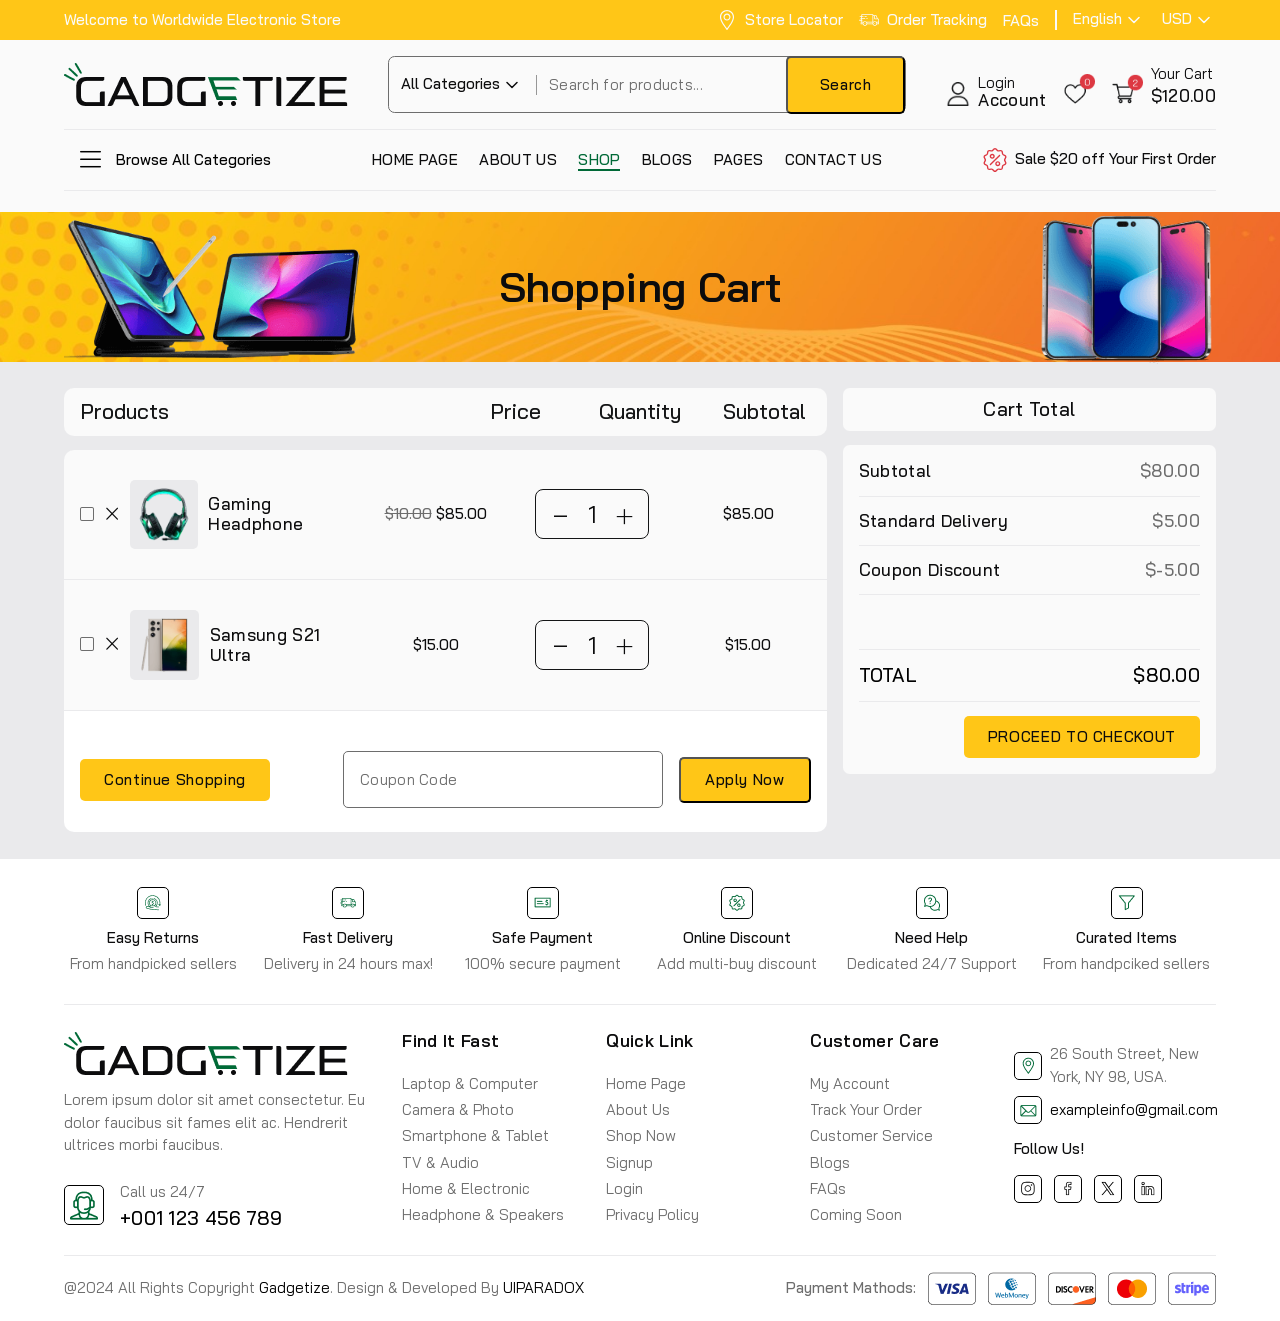
<file: cart.html>
<!DOCTYPE html>
<html lang="en">


<!-- Mirrored from uiparadox.co.uk/templates/gadgetize/cart.html by HTTrack Website Copier/3.x [XR&CO'2014], Sun, 22 Dec 2024 06:13:39 GMT -->
<head>
    <meta charset="UTF-8">
    <meta http-equiv="X-UA-Compatible" content="IE=edge">
    <meta name="viewport" content="width=device-width, initial-scale=1, shrink-to-fit=no">
    <meta name="description" content="Accessory-Store">

    <title>Accessory Store</title>

    <!-- Favicon -->
    <link rel="shortcut icon" type="image/x-icon" href="assets/media/favicon.png">

    <!-- All CSS files -->
    <link rel="stylesheet" href="assets/css/vendor/font-awesome.css">
    <link rel="stylesheet" href="assets/css/vendor/bootstrap.min.css">
    <link rel="stylesheet" href="assets/css/app.css">

</head>

<body class="tt-smooth-scroll">

    <!-- Main Wrapper Start -->
    <div id="scroll-container">
        <!-- Header Menu Start -->
        <header class="mb-24">
            <div class="header-section">
                <div class="header-top bg-color-primary">
                    <div class="header-start d-lg-block d-none">
                        <p class="fw-500 white">Welcome to Worldwide Electronic Store</p>
                    </div>
                    <div class="header-end">
                        <a href="contact.html" class="top-bar-links d-sm-flex d-none align-items-center gap-2">
                            <svg xmlns="http://www.w3.org/2000/svg" width="20" height="20" viewBox="0 0 20 20" fill="none">
                                <path
                                    d="M9.51246 19.7391C9.62113 19.9021 9.8041 20 10 20C10.1959 20 10.3789 19.9021 10.4875 19.7391C11.8742 17.6591 13.9167 15.0903 15.34 12.4778C16.478 10.3889 17.0312 8.60727 17.0312 7.03125C17.0312 3.15422 13.877 0 10 0C6.12297 0 2.96875 3.15422 2.96875 7.03125C2.96875 8.60727 3.52199 10.3889 4.66004 12.4778C6.08227 15.0883 8.12863 17.6634 9.51246 19.7391ZM10 1.17188C13.2309 1.17188 15.8594 3.80039 15.8594 7.03125C15.8594 8.40641 15.3529 10.0046 14.3109 11.9171C13.0841 14.1691 11.3334 16.4534 10 18.3738C8.66684 16.4537 6.91602 14.1692 5.6891 11.9171C4.64715 10.0046 4.14062 8.40641 4.14062 7.03125C4.14062 3.80039 6.76914 1.17188 10 1.17188Z"
                                    fill="#FAFAFA" />
                                <path
                                    d="M10 10.5469C11.9385 10.5469 13.5156 8.96977 13.5156 7.03125C13.5156 5.09273 11.9385 3.51562 10 3.51562C8.06148 3.51562 6.48438 5.09273 6.48438 7.03125C6.48438 8.96977 8.06148 10.5469 10 10.5469ZM10 4.6875C11.2923 4.6875 12.3438 5.73891 12.3438 7.03125C12.3438 8.32359 11.2923 9.375 10 9.375C8.70766 9.375 7.65625 8.32359 7.65625 7.03125C7.65625 5.73891 8.70766 4.6875 10 4.6875Z"
                                    fill="#FAFAFA" />
                            </svg>
                            <div>
                                <p class="fw-500 white">Store Locator</p>
                            </div>
                        </a>
                        <a href="tracking.html" class="top-bar-links d-flex align-items-center gap-2">
                            <svg xmlns="http://www.w3.org/2000/svg" width="20" height="20" viewBox="0 0 20 20" fill="none">
                                <g clip-path="url(#clip0_7765_205)">
                                    <path
                                        d="M5.95035 13.125H5.95008C5.73434 13.125 5.55957 13.2999 5.55957 13.5156C5.55957 13.7313 5.73461 13.9063 5.95035 13.9063C6.16609 13.9063 6.34097 13.7313 6.34097 13.5156C6.34097 13.2999 6.16609 13.125 5.95035 13.125Z"
                                        fill="#FAFAFA" />
                                    <path
                                        d="M15.7945 13.125H15.7942C15.5784 13.125 15.4037 13.2999 15.4037 13.5156C15.4037 13.7313 15.5787 13.9063 15.7945 13.9063C16.0102 13.9063 16.1851 13.7313 16.1851 13.5156C16.1851 13.2999 16.0102 13.125 15.7945 13.125Z"
                                        fill="#FAFAFA" />
                                    <path
                                        d="M18.9191 8.43752H18.7649L17.5204 5.54862C17.4587 5.40534 17.3177 5.31253 17.1617 5.31253H14.2318V4.53128C14.2318 4.31558 14.0569 4.14066 13.8412 4.14066H2.82543C2.62227 4.14066 2.45301 4.29636 2.43617 4.49886L2.30731 6.04499H1.0675C0.851761 6.04499 0.676879 6.21991 0.676879 6.43561C0.676879 6.65131 0.851761 6.82624 1.0675 6.82624H2.24219L2.14859 7.94928H1.65344C1.4377 7.94928 1.26282 8.1242 1.26282 8.33991C1.26282 8.55561 1.4377 8.73053 1.65344 8.73053H2.08352L1.98992 9.85354H0.481567C0.265825 9.85354 0.0909424 10.0285 0.0909424 10.2442C0.0909424 10.4599 0.265825 10.6348 0.481567 10.6348H1.92481L1.65488 13.8738C1.64582 13.9827 1.68274 14.0904 1.75668 14.1708C1.83067 14.2512 1.93488 14.2969 2.04414 14.2969H3.74031C4.06277 15.2063 4.93164 15.8594 5.95019 15.8594C6.96874 15.8594 7.83761 15.2063 8.16007 14.2969H13.5844C13.9069 15.2063 14.7758 15.8594 15.7943 15.8594C16.8129 15.8594 17.6817 15.2063 18.0042 14.2969H19.7004C19.9161 14.2969 20.091 14.122 20.091 13.9063V9.60943C20.0909 8.94131 19.5872 8.43752 18.9191 8.43752ZM15.9899 6.09378H16.9046L17.9142 8.43752H15.9899V6.09378ZM3.18035 9.85354H2.77387L2.86746 8.73053H5.91472C6.13046 8.73053 6.30534 8.55561 6.30534 8.33991C6.30534 8.1242 6.13046 7.94928 5.91472 7.94928H2.93258L3.02617 6.82624H4.15691C4.37265 6.82624 4.54754 6.65131 4.54754 6.43561C4.54754 6.21991 4.37265 6.04499 4.15691 6.04499H3.09125L3.18484 4.9219H13.4506V11.7578H7.49882C7.08558 11.3933 6.54323 11.1719 5.95019 11.1719C5.35714 11.1719 4.8148 11.3933 4.40156 11.7578H2.6152L2.70879 10.6348H3.18035C3.39609 10.6348 3.57097 10.4599 3.57097 10.2442C3.57097 10.0285 3.39609 9.85354 3.18035 9.85354ZM2.46871 13.5156L2.55008 12.5391H3.81969C3.68281 12.8365 3.60644 13.1673 3.60644 13.5156H2.46871ZM5.95019 15.0781C5.08863 15.0781 4.38769 14.3772 4.38769 13.5156C4.38769 12.6541 5.08863 11.9531 5.95019 11.9531C6.81175 11.9531 7.51269 12.6541 7.51269 13.5156C7.51269 14.3772 6.81175 15.0781 5.95019 15.0781ZM8.29393 13.5156C8.29393 13.1673 8.21757 12.8365 8.08069 12.5391H13.6638C13.5269 12.8365 13.4506 13.1673 13.4506 13.5156H8.29393ZM15.7943 15.0781C14.9327 15.0781 14.2318 14.3772 14.2318 13.5156C14.2318 12.6541 14.9327 11.9531 15.7943 11.9531C16.6558 11.9531 17.3568 12.6541 17.3568 13.5156C17.3568 14.3772 16.6558 15.0781 15.7943 15.0781ZM19.3097 13.5156H18.138C18.138 13.1673 18.0617 12.8365 17.9248 12.5391H19.3097V13.5156H19.3097ZM19.3097 11.7578H17.3429C16.9297 11.3933 16.3873 11.1719 15.7943 11.1719C15.2012 11.1719 14.6589 11.3933 14.2456 11.7578H14.2318V6.09378H15.2086V8.82815C15.2086 9.04385 15.3835 9.21877 15.5993 9.21877H18.9191C19.16 9.21877 19.3097 9.36846 19.3097 9.6094V11.7578Z"
                                        fill="#FAFAFA" />
                                    <path
                                        d="M7.75232 6.43561C7.75232 6.21991 7.57744 6.04499 7.3617 6.04499H5.91467C5.69893 6.04499 5.52405 6.21991 5.52405 6.43561C5.52405 6.65132 5.69893 6.82624 5.91467 6.82624H7.3617C7.57744 6.82624 7.75232 6.65132 7.75232 6.43561Z"
                                        fill="#FAFAFA" />
                                    <path
                                        d="M7.28186 8.33991C7.28186 8.55561 7.45674 8.73053 7.67248 8.73053H8.396C8.61174 8.73053 8.78662 8.55561 8.78662 8.33991C8.78662 8.1242 8.61174 7.94928 8.396 7.94928H7.67248C7.45674 7.94928 7.28186 8.12416 7.28186 8.33991Z"
                                        fill="#FAFAFA" />
                                </g>
                                <defs>
                                    <clipPath id="clip0_7765_205">
                                        <rect width="20" height="20" fill="white" transform="translate(0.0909424)" />
                                    </clipPath>
                                </defs>
                            </svg>
                            <p class="fw-500 white"> Order Tracking</p>
                        </a>
                        <div class="d-sm-block d-none">
                            <a href="about.html"><span class="fw-500 top-bar-links">FAQs</span></a>
                        </div>
                        <div class="vr-line d-sm-block d-none">
                        </div>
                        <div class="drop-container">
                            <div class="wrapper-dropdown white" id="dropdown">
                                <span class="selected-display" id="destination">English</span>
                                <svg id="drp-arrow" width="24" height="24" viewBox="0 0 24 24" fill="none"
                                    xmlns="http://www.w3.org/2000/svg" class="arrow transition-all ml-auto rotate-180">
                                    <path d="M7 14.5l5-5 5 5" stroke="currentColor" stroke-width="1.5" stroke-linecap="round"
                                        stroke-linejoin="round"></path>
                                </svg>
                                <ul class="topbar-dropdown bg-lightest-gray">
                                    <li class="item dark-black">English</li>
                                    <li class="item dark-black">Spanish</li>
                                    <li class="item dark-black">Italian</li>
                                    <li class="item dark-black">Arabic</li>
                                </ul>
                            </div>
                        </div>
                        <div class="drop-container">
                            <div class="wrapper-dropdown white" id="dropdown2">
                                <span class="selected-display" id="destination2">USD</span>
                                <svg id="drp-arrow2" width="24" height="24" viewBox="0 0 24 24" fill="none"
                                    xmlns="http://www.w3.org/2000/svg" class="arrow transition-all ml-auto rotate-180">
                                    <path d="M7 14.5l5-5 5 5" stroke="currentColor" stroke-width="1.5" stroke-linecap="round"
                                        stroke-linejoin="round"></path>
                                </svg>
                                <ul class="topbar-dropdown bg-lightest-gray">
                                    <li class="item dark-black">USD</li>
                                    <li class="item dark-black">AED </li>
                                    <li class="item dark-black">EUR</li>
                                    <li class="item dark-black">GBP</li>
                                </ul>
                            </div>
                        </div>

                    </div>
                </div>
                <div class="container-fluid">
                    <div class="header-center">
                        <a href="index.html" class="header-logo">
                            <img src="assets/media/logo.png" alt="">
                        </a>
                        <div class="mixin-container d-xl-flex d-none">
                            <div class="drop-container">
                                <div class="wrapper-dropdown" id="dropdown3">
                                    <span class="selected-display black fw-500" id="destination3">All Categories</span>
                                    <svg id="drp-arrow3" width="24" height="24" viewBox="0 0 24 24" fill="none"
                                        xmlns="http://www.w3.org/2000/svg" class="arrow transition-all ml-auto rotate-180">
                                        <path d="M7 14.5l5-5 5 5" stroke="currentColor" stroke-width="1.5" stroke-linecap="round"
                                            stroke-linejoin="round"></path>
                                    </svg>
                                    <ul class="topbar-dropdown bg-lightest-gray box-shadow-1">
                                        <li class="item dark-black">Digital & Electronics</li>
                                        <li class="item dark-black">Camera & Photo</li>
                                        <li class="item dark-black">Computer Hardware</li>
                                        <li class="item dark-black">Gamepad & Console</li>
                                        <li class="item dark-black">Headphone & Speaker</li>
                                        <li class="item dark-black">Laptop & Computer</li>
                                        <li class="item dark-black">Smartphone & Tablet</li>
                                        <li class="item dark-black">TV & Audio</li>
                                        <li class="item dark-black">Watches & Eyewear</li>
                                        <li class="item dark-black">Fan & AC</li>
                                    </ul>
                                </div>
                            </div>
                            <div class="vr-line vr-line-2"></div>
                            <form action="https://uiparadox.co.uk/templates/gadgetize/index.html" method="post">
                                <div class="input-field">
                                    <input type="text" name="search" id="searchInput" class="form-control" placeholder="Search for products...">
                                    <button type="submit" class="cus-btn">Search</button>
                                </div>
                            </form>
                        </div>
                        <div class="header-buttons">
                            <a href="register.html" class="button-block align-items-sm-unset align-items-end">
                                <img src="assets/media/users/user-3.png" alt="" class="user">
                                <div>
                                    <p>Login</p>
                                    <h6>Account</h6>
                                </div>
                            </a>
                            <a href="wishlist.html" class="button-block d-sm-flex d-none">
                                <img src="assets/media/icons/wishlist.png" alt="">
                            </a>
                            <a href="#" class="button-block d-sm-flex d-none cart-button">
                                <img src="assets/media/icons/cart.png" alt="">
                                <div>
                                    <p>Your Cart</p>
                                    <h6>$120.00</h6>
                                </div>
                            </a>
                        </div>
                    </div>
                    <div class="mixin-container d-xl-none d-flex">
                        <div class="drop-container">
                            <div class="wrapper-dropdown" id="dropdown4">
                                <span class="selected-display black fw-500" id="destination4">All Categories</span>
                                <svg id="drp-arrow4" width="24" height="24" viewBox="0 0 24 24" fill="none"
                                    xmlns="http://www.w3.org/2000/svg" class="arrow transition-all ml-auto rotate-180">
                                    <path d="M7 14.5l5-5 5 5" stroke="currentColor" stroke-width="1.5" stroke-linecap="round"
                                        stroke-linejoin="round"></path>
                                </svg>
                                <ul class="topbar-dropdown bg-lightest-gray box-shadow-1">
                                    <li class="item dark-black">Digital & Electronics</li>
                                    <li class="item dark-black">Camera & Photo</li>
                                    <li class="item dark-black">Computer Hardware</li>
                                    <li class="item dark-black">Gamepad & Console</li>
                                    <li class="item dark-black">Headphone & Speaker</li>
                                    <li class="item dark-black">Laptop & Computer</li>
                                    <li class="item dark-black">Smartphone & Tablet</li>
                                    <li class="item dark-black">TV & Audio</li>
                                    <li class="item dark-black">Watches & Eyewear</li>
                                    <li class="item dark-black">Fan & AC</li>
                                </ul>
                            </div>
                        </div>
                        <div class="vr-line vr-line-2"></div>
                        <div class="input-field">
                            <input type="text" name="search" id="searchInput2" class="form-control" placeholder="Search for products...">
                            <button type="submit" class="cus-btn">Search</button>
                        </div>
                    </div>
                    
                    <div class="header-bottom-area">
                        <nav class="navigation d-flex align-items-center justify-content-between">
                            <!-- Categories Dropdown -->
                            <div class="nav-container">
                                <nav class="all-category-nav">
                                    <label class="open-menu-all" for="open-menu-all">
                                        <input class="input-menu-all" id="open-menu-all" type="checkbox" name="menu-open">
                                        <span class="all-navigator"><i class="fas fa-bars" aria-hidden="true"></i> <span>Browse All Categories</span>
                                        </span>
                                        <span class="all-category-list list-unstyled">
                                            <span class="all-category-list-item"><a href="shop-grid-1.html"
                                                    class="all-category-list-link dark-black fw-500">Value Of The Day
                                                 </a>
                                            </span>
                                            <span class="all-category-list-item"><a href="shop-grid-1.html"
                                                    class="all-category-list-link dark-black fw-500">Top 100 Offers</a></span>
                                            <span class="all-category-list-item"><a href="shop-grid-1.html"
                                                    class="all-category-list-link dark-black fw-500">New Arrivals</a></span>
                                            <span class="all-category-list-item"><a href="javascript:;" class="all-category-list-link d-flex align-items-center justify-content-between">Laptop & Computer<i class="fas fa-angle-right" aria-hidden="true"></i></a>
                                                <span class="category-second-list">
                                                    <span class="sub-menu-main-wrapper">
                                                        <span class="wrapper-1">
                                                            <span class="category-second-list-ul list-unstyled mb-40">
                                                                <span class="dark-black fw-500 mb-16">Brands</span>
                                                                <span class="category-second-item"><a href="#">Apple </a></span>
                                                                <span class="category-second-item"><a href="#">Dell</a></span>
                                                                <span class="category-second-item"><a href="#">Asus </a></span>
                                                                <span class="category-second-item"><a href="#">Acer </a></span>
                                                                <span class="category-second-item"><a href="#">MSI </a></span>
                                                                <span class="category-second-item"><a href="#">Lenovo </a></span>
                                                            </span>
                                                            <span class="category-second-list-ul list-unstyled">
                                                                <span class="dark-black fw-500 mb-16">Devices</span>
                                                                <span class="category-second-item"><a href="#">Printer and Ink</a></span>
                                                                <span class="category-second-item"><a href="#">Project and Screen</a></span>
                                                                <span class="category-second-item"><a href="#">Network Adaptor</a></span>
                                                                <span class="category-second-item"><a href="#">Photocopy and Scanner</a></span>
                                                            </span>
                                                        </span>
                                                        <span class="wrapper-1">
                                                            <span class="category-second-list-ul list-unstyled mb-40">
                                                                <span class="dark-black fw-500 mb-16">Models</span>
                                                                <span class="category-second-item"><a href="#">Office Computer</a></span>
                                                                <span class="category-second-item"><a href="#">Business Computer</a></span>
                                                                <span class="category-second-item"><a href="#">Gaming Computer</a></span>
                                                                <span class="category-second-item"><a href="#">Programming Computer</a></span>
                                                            </span>
                                                            <span class="category-second-list-ul list-unstyled">
                                                                <span class="dark-black fw-500 mb-16">Prices</span>
                                                                <span class="category-second-item"><a href="#">Up to $200</a></span>
                                                                <span class="category-second-item"><a href="#">$500 to $1000</a></span>
                                                                <span class="category-second-item"><a href="#">$1000 to $2000</a></span>
                                                                <span class="category-second-item"><a href="#">$2000 to $3000</a></span>
                                                                <span class="category-second-item"><a href="#">$3000 to $4000</a></span>
                                                                <span class="category-second-item"><a href="#">$4000 to $5000</a></span>
                                                            </span>
                                                        </span>
                                                    </span>
                                                    <span class="img-product-menu">
                                                        <span class="image-content">
                                                            <span class="h6 d-block fw-400 white mb-4p">LCD</span>
                                                            <span class="h6 d-block fw-500 white mb-24">Radient View LCD</span>
                                                            <span class="d-block text-16 white mb-4p">Just from:</span>
                                                            <span class="d-block h4 color-ter mb-32">$840.99</span>
                                                            <a href="shop-list-1.html" class="cus-btn-3 sec">Shop Now</a>
                                                        </span>
                                                    </span>
                                                </span>
                                            </span>
                                            <span class="all-category-list-item"><a href="javascript:;" class="all-category-list-link d-flex align-items-center justify-content-between">Computer Hardware<i class="fas fa-angle-right" aria-hidden="true"></i></a>
                                                <span class="category-second-list">
                                                    <span class="sub-menu-main-wrapper">
                                                        <span class="wrapper-1">
                                                            <span class="category-second-list-ul list-unstyled mb-40">
                                                                <span class="dark-black fw-500 mb-16">Hardware</span>
                                                                <span class="category-second-item"><a href="#">CPU, Processor </a></span>
                                                                <span class="category-second-item"><a href="#">Motherboard</a></span>
                                                                <span class="category-second-item"><a href="#">RAM, Memory</a></span>
                                                                <span class="category-second-item"><a href="#">VGA, Graphic Card </a></span>
                                                                <span class="category-second-item"><a href="#">PSU, Power Supply</a></span>
                                                                <span class="category-second-item"><a href="#">Cooling Systems</a></span>
                                                            </span>
                                                            <span class="category-second-list-ul list-unstyled">
                                                                <span class="dark-black fw-500 mb-16">Others</span>
                                                                <span class="category-second-item"><a href="#">Security</a></span>
                                                                <span class="category-second-item"><a href="#">Barcode Scanner</a></span>
                                                                <span class="category-second-item"><a href="#">Attendence Machines</a></span>
                                                                <span class="category-second-item"><a href="#">Bill Counters</a></span>
                                                            </span>
                                                        </span>
                                                        <span class="wrapper-1">
                                                            <span class="category-second-list-ul list-unstyled mb-40">
                                                                <span class="dark-black fw-500 mb-16">Peripherals</span>
                                                                <span class="category-second-item"><a href="#">Mointer</a></span>
                                                                <span class="category-second-item"><a href="#">Mouse</a></span>
                                                                <span class="category-second-item"><a href="#">Keyboard</a></span>
                                                                <span class="category-second-item"><a href="#">Microphone</a></span>
                                                            </span>
                                                        </span>
                                                    </span>
                                                    <span class="img-product-menu v-2">
                                                        <span class="image-content">
                                                            <span class="d-block h6 fw-400 white mb-4p">LAPTOP</span>
                                                            <span class="d-block h6 fw-500 white mb-24">MACBOOK M1</span>
                                                            <span class="d-block text-16 white mb-4p">Just from:</span>
                                                            <span class="d-block h4 color-ter mb-32">$340.99</span>
                                                            <a href="shop-list-1.html" class="cus-btn-3 sec">Shop Now</a>
                                                        </span>
                                                    </span>
                                                </span>
                                            </span>
                                            <span class="all-category-list-item"><a href="shop-grid-2.html" class="all-category-list-link">Camera & Photo</a></span>
                                            <span class="all-category-list-item"><a href="javascript:;" class="all-category-list-link d-flex align-items-center justify-content-between">Smartphone & Tablets<i class="fas fa-angle-right" aria-hidden="true"></i></a>
                                                <span class="category-second-list">
                                                    <span class="sub-menu-main-wrapper">
                                                        <span class="wrapper-1">
                                                            <span class="category-second-list-ul list-unstyled mb-40">
                                                                <span class="dark-black fw-500 mb-16">Brands</span>
                                                                <span class="category-second-item"><a href="#">Apple </a></span>
                                                                <span class="category-second-item"><a href="#">Samsung</a></span>
                                                                <span class="category-second-item"><a href="#">Xiaomi</a></span>
                                                                <span class="category-second-item"><a href="#">Oppo </a></span>
                                                                <span class="category-second-item"><a href="#"> Huawei</a></span>
                                                                <span class="category-second-item"><a href="#">Nokia </a></span>
                                                                <span class="category-second-item"><a href="#">Vivo </a></span>
                                                            </span>
                                
                                                            <span class="category-second-list-ul list-unstyled">
                                                                <span class="dark-black fw-500 mb-16">Display Sizes</span>
                                                                <span class="category-second-item"><a href="#">Up to 6 Inches</a></span>
                                                                <span class="category-second-item"><a href="#">6 Inch - 8 Inch</a></span>
                                                                <span class="category-second-item"><a href="#">8 Inch - 10 Inch</a></span>
                                                            </span>
                                
                                                        </span>
                                                        <span class="wrapper-1">
                                                            <span class="category-second-list-ul list-unstyled mb-40">
                                                                <span class="dark-black fw-500 mb-16">Conditions</span>
                                                                <span class="category-second-item"><a href="#">All New</a></span>
                                                                <span class="category-second-item"><a href="#">Renewed</a></span>
                                                                <span class="category-second-item"><a href="#">Refurbished</a></span>
                                                                <span class="category-second-item"><a href="#">Used</a></span>
                                                            </span>
                                                            <span class="category-second-list-ul list-unstyled">
                                                                <span class="dark-black fw-500 mb-16">Prices</span>
                                                                <span class="category-second-item"><a href="#">Up to $200</a></span>
                                                                <span class="category-second-item"><a href="#">$500 to $1000</a></span>
                                                                <span class="category-second-item"><a href="#">$1000 to $2000</a></span>
                                                                <span class="category-second-item"><a href="#">$2000 to $3000</a></span>
                                                                <span class="category-second-item"><a href="#">$3000 to $4000</a></span>
                                                                <span class="category-second-item"><a href="#">$4000 to $5000</a></span>
                                                            </span>
                                                        </span>
                                                    </span>
                                                    <span class="img-product-menu v-3">
                                                        <span class="image-content">
                                                            <span class="d-block h6 fw-400 white mb-4p">MOBIME</span>
                                                            <span class="d-block h6 fw-500 white mb-24">Mobile Phone</span>
                                                            <span class="text-16 white mb-4p">Just from:</span>
                                                            <span class="d-block h4 color-ter mb-32">$500.99</span>
                                                            <a href="shop-list-1.html" class="cus-btn-3 sec">Shop Now</a>
                                                        </span>
                                                    </span>
                                                </span>
                                            </span>
                                            <span class="all-category-list-item"><a href="javascript:;" class="all-category-list-link d-flex align-items-center justify-content-between">TV & Audio<i class="fas fa-angle-right" aria-hidden="true"></i></a>
                                                <span class="category-second-list">
                                                    <span class="sub-menu-main-wrapper">
                                                        <span class="wrapper-1">
                                                            <span class="category-second-list-ul list-unstyled mb-40">
                                                                <span class="dark-black fw-500 mb-16">Brands</span>
                                                                <span class="category-second-item"><a href="#">Sony </a></span>
                                                                <span class="category-second-item"><a href="#">LG</a></span>
                                                                <span class="category-second-item"><a href="#">Samsung </a></span>
                                                                <span class="category-second-item"><a href="#">Panasonic</a></span>
                                                                <span class="category-second-item"><a href="#">Toshiba </a></span>
                                                            </span>
                                                            <span class="category-second-list-ul list-unstyled">
                                                                <span class="dark-black fw-500 mb-16">Department</span>
                                                                <span class="category-second-item"><a href="#">Smart TVs</a></span>
                                                                <span class="category-second-item"><a href="#">LED TVs</a></span>
                                                                <span class="category-second-item"><a href="#">Curved TVs</a></span>
                                                                <span class="category-second-item"><a href="#">OLED TVs</a></span>
                                                                <span class="category-second-item"><a href="#">Plasma TVs</a></span>
                                                                <span class="category-second-item"><a href="#">Smart TVs 4K</a></span>
                                                            </span>
                                                        </span>
                                                        <span class="wrapper-1">
                                                            <span class="category-second-list-ul list-unstyled">
                                                                <span class="dark-black fw-500 mb-16">Prices</span>
                                                                <span class="category-second-item"><a href="#">Up to $200</a></span>
                                                                <span class="category-second-item"><a href="#">$500 to $1000</a></span>
                                                                <span class="category-second-item"><a href="#">$1000 to $2000</a></span>
                                                                <span class="category-second-item"><a href="#">$2000 to $3000</a></span>
                                                                <span class="category-second-item"><a href="#">$3000 to $4000</a></span>
                                                                <span class="category-second-item"><a href="#">$4000 to $5000</a></span>
                                                                <span class="category-second-item"><a href="#">$5000 to $6000</a></span>
                                                            </span>
                                                        </span>
                                                    </span>
                                                    <span class="img-product-menu v-4">
                                                        <span class="image-content">
                                                            <span class="d-block h6 fw-400 white mb-4p">HEADPHONE</span>
                                                            <span class="d-block h6 fw-500 white mb-24">Bass Headphones</span>
                                                            <span class="text-16 white mb-4p">Just from:</span>
                                                            <span class="d-block h4 color-ter mb-32">$180.00</span>
                                                            <a href="shop-list-1.html" class="cus-btn-3 sec">Shop Now</a>
                                                        </span>
                                                    </span>
                                                </span>
                                            </span>
                                            <span class="all-category-list-item"><a href="shop-grid-3.html" class="all-category-list-link">Home &
                                                    Electronic</a></span>
                                            <span class="all-category-list-item"><a href="shop-grid-4.html" class="all-category-list-link">Headphone &
                                                    Speakers</a>
                                            </span>
                                            <span class="all-category-list-item"><a href="shop-grid-sidebar-1.html"
                                                    class="all-category-list-link">Watches & Eyewear</a></span>
                                            <span class="all-category-list-item"><a href="shop-grid-sidebar-2.html"
                                                    class="all-category-list-link">Gamepad & Console</a></span>
                                        </span>
                                    </label>
                                </nav>
                            </div>
                            <!-- Categories Dropdown -->
                            <div class="menu-button-right">
                                <div class="main-menu__nav">
                                    <ul class="main-menu__list">
                                        <li>
                                            <a href="index.html">Home Page</a>
                                        </li>
                                        <li>
                                            <a href="about.html">About Us</a>
                                        </li>
                                        <!--  -->
                                        <li class="dropdown">
                                            <a href="javascript:void(0);" class="active">Shop</a>
                                            <ul class="sub-menu">
                                                <li class="dropdown">
                                                    <a href="javascript:void(0);">Shop Grid</a>
                                                    <ul class="sub-menu">
                                                        <li><a href="shop-grid-1.html">Shop Grid 1</a></li>
                                                        <li><a href="shop-grid-2.html">Shop Grid 2</a></li>
                                                        <li><a href="shop-grid-3.html">Shop Grid 3</a></li>
                                                        <li><a href="shop-grid-4.html">Shop Grid 4</a></li>
                                                    </ul>
                                                </li>
                                                <li class="dropdown">
                                                    <a href="javascript:void(0);">Shop Grid with Sidebar</a>
                                                    <ul class="sub-menu">
                                                        <li><a href="shop-grid-sidebar-1.html">Shop Grid Sidebar 1</a></li>
                                                        <li><a href="shop-grid-sidebar-2.html">Shop Grid Sidebar 2</a></li>
                                                    </ul>
                                                </li>
                                                <li class="dropdown">
                                                    <a href="javascript:void(0);">Shop List</a>
                                                    <ul class="sub-menu">
                                                        <li><a href="shop-list-1.html">Shop List 1</a></li>
                                                    </ul>
                                                </li>
                                                <li class="dropdown">
                                                    <a href="javascript:void(0);">Shop List with Sidebar</a>
                                                    <ul class="sub-menu">
                                                        <li><a href="shop-list-sidebar-1.html">Shop List Sidebar 1</a></li>
                                                    </ul>
                                                </li>
                                                <li><a href="shop-detail.html">Shop Detail 1</a></li>
                                                <li><a href="shop-detail-2.html">Shop Detail 2</a></li>
                                                <li><a href="wishlist.html">Wishlist</a></li>
                                                <li><a href="cart.html" class="active">Cart</a></li>
                                                <li><a href="checkout.html">Checkout</a></li>
                                            </ul>
                                        </li>

                                        <!--  -->
                                        <li class="dropdown">
                                            <a href="javascript:void(0);">Blogs</a>
                                            <ul>
                                                <li><a href="blog-grid.html">Blog Grid</a></li>
                                                <li><a href="blog-grid-sidebar-1.html">Blog Grid Sidebar 1</a></li>
                                                <li><a href="blog-grid-sidebar-2.html">Blog Grid Sidebar 2</a></li>
                                                <li><a href="blog-list-sidebar-1.html">Blog List Sidebar 1</a></li>
                                                <li><a href="blog-detail.html">Blog Detail</a></li>
                                            </ul>
                                        </li>
                                        <li class="dropdown">
                                            <a href="javascript:void(0);">Pages</a>
                                            <ul>
                                                <li><a href="tracking.html" >Tracking</a></li>
                                                <li><a href="register.html">Register</a></li>
                                                <li><a href="404.html">404</a></li>
                                                <li><a href="coming-soon.html">Coming Soon</a></li>
                                            </ul>
                                        </li>
                                        <li>
                                            <a href="contact.html">Contact Us</a>
                                        </li>
                                    </ul>
                                </div>
                            </div>
                            <div class="main-menu__right">
                                <div class="d-sm-flex d-none gap-2">
                                    <svg xmlns="http://www.w3.org/2000/svg" width="24" height="24" viewBox="0 0 24 24" fill="none">
                                        <g clip-path="url(#clip0_7572_706)">
                                          <path d="M22.4042 12.3108C22.3076 12.1133 22.3076 11.8867 22.4042 11.6891L23.2993 9.85799C23.7977 8.83841 23.4028 7.62319 22.4003 7.0913L20.5999 6.13599C20.4056 6.03296 20.2724 5.84959 20.2344 5.63307L19.8823 3.62548C19.6862 2.5077 18.6523 1.75658 17.5288 1.91553L15.5107 2.201C15.2929 2.23175 15.0775 2.16172 14.9195 2.00886L13.4546 0.591743C12.6389 -0.197346 11.3611 -0.197393 10.5455 0.591743L9.08059 2.009C8.92253 2.16191 8.70714 2.2318 8.48936 2.20114L6.47126 1.91567C5.34744 1.75663 4.31385 2.50784 4.11778 3.62562L3.76565 5.63312C3.72764 5.84968 3.59447 6.03301 3.40027 6.13609L1.59981 7.09139C0.597345 7.62323 0.202473 8.83855 0.700845 9.85813L1.59592 11.6892C1.69248 11.8868 1.69248 12.1134 1.59592 12.3109L0.700798 14.1421C0.202426 15.1616 0.597298 16.3769 1.59976 16.9087L3.40022 17.864C3.59447 17.9671 3.72764 18.1505 3.76565 18.367L4.11778 20.3746C4.29628 21.3921 5.1688 22.1057 6.17159 22.1056C6.27036 22.1056 6.37058 22.0987 6.47131 22.0845L8.48941 21.799C8.70705 21.7681 8.92258 21.8383 9.08064 21.9911L10.5455 23.4083C10.9534 23.8028 11.4766 24.0001 12 24C12.5233 24 13.0469 23.8027 13.4546 23.4083L14.9195 21.9911C15.0776 21.8383 15.293 21.7684 15.5107 21.799L17.5288 22.0845C18.6528 22.2435 19.6862 21.4923 19.8823 20.3745L20.2345 18.367C20.2725 18.1505 20.4057 17.9671 20.5999 17.864L22.4003 16.9087C23.4028 16.3769 23.7977 15.1616 23.2993 14.142L22.4042 12.3108ZM21.7515 15.6859L19.9511 16.6412C19.377 16.9459 18.9833 17.4876 18.8711 18.1278L18.519 20.1353C18.4526 20.5135 18.103 20.7675 17.7227 20.7138L15.7046 20.4284C15.061 20.3372 14.4242 20.5443 13.9571 20.9962L12.4921 22.4132C12.2162 22.6801 11.7839 22.6801 11.5079 22.4132L10.043 20.9961C9.64824 20.6142 9.13215 20.4073 8.59338 20.4073C8.49466 20.4073 8.39514 20.4142 8.29549 20.4283L6.27739 20.7138C5.89742 20.7675 5.5475 20.5135 5.48113 20.1353L5.12896 18.1277C5.01665 17.4876 4.62299 16.9457 4.04892 16.6412L2.24846 15.6859C1.90928 15.5059 1.77568 15.0948 1.94429 14.7498L2.83941 12.9187C3.12478 12.3348 3.12478 11.6651 2.83941 11.0813L1.94429 9.25011C1.77568 8.90516 1.90928 8.49403 2.24846 8.31407L4.04892 7.35877C4.62295 7.05413 5.01665 6.51235 5.12891 5.87223L5.48104 3.86468C5.54741 3.48649 5.897 3.23243 6.2773 3.28615L8.29539 3.57162C8.93875 3.66269 9.57582 3.45565 10.0429 3.00382L11.5079 1.58671C11.7838 1.3198 12.2161 1.3198 12.4921 1.58671L13.957 3.00382C14.4241 3.4557 15.0611 3.66269 15.7045 3.57162L17.7226 3.28615C18.1026 3.23238 18.4525 3.48649 18.5189 3.86468L18.871 5.87227C18.9833 6.5124 19.377 7.05422 19.951 7.35877L21.7515 8.31407C22.0907 8.49403 22.2243 8.90516 22.0557 9.25011L21.1605 11.0812C20.8752 11.6651 20.8752 12.3348 21.1605 12.9186L22.0557 14.7497C22.2243 15.0948 22.0907 15.506 21.7515 15.6859Z" fill="#DD3842"/>
                                          <path d="M17.057 6.94288C16.7867 6.6726 16.3485 6.6726 16.0782 6.94288L6.94282 16.0783C6.67254 16.3486 6.67254 16.7868 6.94282 17.0571C7.07796 17.1922 7.2551 17.2598 7.43219 17.2598C7.60929 17.2598 7.78647 17.1923 7.92157 17.0571L17.0569 7.92172C17.3273 7.65139 17.3273 7.21321 17.057 6.94288Z" fill="#DD3842"/>
                                          <path d="M9.2316 5.77103C7.83229 5.77103 6.69385 6.90947 6.69385 8.30878C6.69385 9.70808 7.83229 10.8465 9.2316 10.8465C10.6309 10.8465 11.7693 9.70808 11.7693 8.30878C11.7693 6.90947 10.6309 5.77103 9.2316 5.77103ZM9.2316 9.46227C8.59555 9.46227 8.0781 8.94482 8.0781 8.30873C8.0781 7.67269 8.59555 7.15524 9.2316 7.15524C9.86764 7.15524 10.3851 7.67269 10.3851 8.30873C10.3851 8.94482 9.86764 9.46227 9.2316 9.46227Z" fill="#DD3842"/>
                                          <path d="M14.7685 13.1535C13.3692 13.1535 12.2307 14.292 12.2307 15.6913C12.2307 17.0906 13.3692 18.229 14.7685 18.229C16.1678 18.229 17.3062 17.0906 17.3062 15.6913C17.3062 14.292 16.1678 13.1535 14.7685 13.1535ZM14.7685 16.8448C14.1324 16.8448 13.6149 16.3273 13.6149 15.6913C13.6149 15.0552 14.1324 14.5378 14.7685 14.5378C15.4045 14.5378 15.922 15.0552 15.922 15.6913C15.922 16.3273 15.4045 16.8448 14.7685 16.8448Z" fill="#DD3842"/>
                                        </g>
                                        <defs>
                                          <clipPath id="clip0_7572_706">
                                            <rect width="24" height="24" fill="white"/>
                                          </clipPath>
                                        </defs>
                                    </svg>
                                    <p class="black fw-500">Sale $20 off Your First Order</p>
                                </div>
                                <a href="#" class="main-menu__toggler mobile-nav__toggler">
                                    <img src="assets/media/icons/menu-2.png" alt="">
                                    Menu
                                </a>
                            </div>
                        </nav>
                    </div>
                </div>
            </div>
        </header>
        <!-- Header Menu End -->

        <!-- Main Sections -->
        <main class="main-wrapper bg-lightest-gray">

            <!-- Title Banner Start -->
            <section class="title-banner">
                <div class="container-fluid">
                    <div class="banner-wrapper">
                        <img src="assets/media/banner/left-image.png" alt="" class="banner-image1">
                        <h1 class="dark-black fw-600">Shopping Cart</h1>
                        <img src="assets/media/banner/right-image.png" alt="" class="banner-image2">
                    </div>
                </div>
            </section>
            <!-- Title Banner End -->

            <!-- Cart Area Start -->
            <section class="cart py-40">
                <div class="container-fluid">
                    <div class="row">
                        <div class="col-xl-8">
                            <div class="d-lg-block d-none">
                                <table class="cart-table mb-16">
                                    <thead>
                                        <tr>
                                            <th>Products</th>
                                            <th>Price</th>
                                            <th>Quantity</th>
                                            <th>Subtotal</th>
                                        </tr>
                                    </thead>
                                </table>
                                <table class="cart-table">
                                    <tbody>
                                        <tr class="table-row">
                                            <td class="pd">
                                                <div class="product-detail-box">
                                                    <div class="cus-checkBox">
                                                        <input type="checkbox" id="box1">
                                                        <label for="box1" class="light-gray"></label>
                                                    </div>
                                                    <a href="#" class="h5 dark-black"><i class="fal fa-times"></i></a>
                                                    <div class="img-block">
                                                        <a href="shop-grid-2.html"><img src="assets/media/images/cart-image-1.png" alt=""></a>
                                                    </div>
                                                    <div class="d-block text-start">
                                                        <h6><a href="shop-grid-2.html">Gaming Headphone</a></h6>
                                                    </div>

                                                </div>
                                            </td>
                                            <td>
                                                <p class="fw-500"> <span class="light-gray text-decoration-line-through">$10.00</span> $85.00</p>
                                            </td>
                                            <td>
                                                <div class="quantity-controller quantity-wrap">
                                                    <input class="decrement" type="button" value="-">
                                                    <input type="text" name="quantity" value="1" maxlength="2" size="1"
                                                        class="number">
                                                    <input class="increment" type="button" value="+">
                                                </div>
                                            </td>
                                            <td>
                                                <p class="fw-500">$85.00</p>
                                            </td>
                                        </tr>
                                    </tbody>
                                </table>
                                <table class="cart-table">
                                    <tbody>
                                        <tr class="table-row">
                                            <td class="pd">
                                                <div class="product-detail-box">
                                                    <div class="cus-checkBox">
                                                        <input type="checkbox" id="box2">
                                                        <label for="box2" class="light-gray"></label>
                                                    </div>
                                                    <a href="#" class="h5 dark-black"><i class="fal fa-times"></i></a>
                                                    <div class="img-block">
                                                        <a href="shop-grid-2.html"><img src="assets/media/images/cart-image-2.png" alt=""></a>
                                                    </div>
                                                    <div class="d-block text-start">
                                                        <h6><a href="shop-grid-2.html">Samsung S21 Ultra</a></h6>
                                                    </div>
                                                </div>
                                            </td>
                                            <td>
                                                <p class="fw-500"> $15.00</p>
                                            </td>
                                            <td>
                                                <div class="quantity-controller quantity-wrap">
                                                    <input class="decrement" type="button" value="-">
                                                    <input type="text" name="quantity" value="1" maxlength="2" size="1"
                                                        class="number">
                                                    <input class="increment" type="button" value="+">
                                                </div>
                                            </td>
                                            <td>
                                                <p class="fw-500">$15.00</p>
                                            </td>
                                        </tr>
                                    </tbody>
                                </table>
                                
                            </div>
                            <div class="d-lg-none d-block">
                                <div class="row">
                                    <div class="col-md-6">
                                        <div class="cart-item-block mb-32">
                                            <div class="img-block mb-16">
                                                <a href="product-detail-1.html"><img src="assets/media/images/cart-image-1.png" alt=""></a>
                                                <a href="#" class="cross"><i class="fal fa-times"></i></a>
                                            </div>
                                            <h6 class="mb-24">Gaming Headphone</h6>
                                            <ul class="unstyled detail">
                                                <li>
                                                    <h6 class="">Price</h6>
                                                    <h6 class="">$85.00</h6>
                                                </li>
                                                
                                                <li>
                                                    <h6 class="">Quantity</h6>
                                                    <div class="quantity-controller quantity-wrap">
                                                        <input class="decrement" type="button" value="-">
                                                        <input type="text" name="quantity" value="1" maxlength="2" size="1"
                                                            class="number">
                                                        <input class="increment" type="button" value="+">
                                                    </div>
                                                </li>
                                                <li>
                                                    <h6 class="">Subtotal</h6>
                                                    <h6 class="">$85.00</h6>
                                                </li>
                                                <li>
                                                    <a href="cart.html" class="cus-btn active-btn">Add to Cart</a>
                                                </li>
                                            </ul>
                                        </div>
                                    </div>
                                    <div class="col-md-6">
                                        <div class="cart-item-block mb-32">
                                            <div class="img-block mb-16">
                                                <a href="product-detail-1.html"><img src="assets/media/images/cart-image-2.png" alt=""></a>
                                                <a href="#" class="cross"><i class="fal fa-times"></i></a>
                                            </div>
                                            <h6 class="mb-24">Samsung S21 Ultra</h6>
                                            <ul class="unstyled detail">
                                                <li>
                                                    <h6 class="">Price</h6>
                                                    <h6 class="">$10.00</h6>
                                                </li>
                                            
                                                <li>
                                                    <h6 class="">Quantity</h6>
                                                    <div class="quantity-controller quantity-wrap">
                                                        <input class="decrement" type="button" value="-">
                                                        <input type="text" name="quantity" value="1" maxlength="2" size="1"
                                                            class="number">
                                                        <input class="increment" type="button" value="+">
                                                    </div>
                                                </li>
                                                <li>
                                                    <h6 class="">Subtotal</h6>
                                                    <h6 class="">$10.00</h6>
                                                </li>
                                                <li>
                                                    <a href="cart.html" class="cus-btn active-btn">Add to Cart</a>
                                                </li>
                                            </ul>
                                        </div>
                                    </div>
                                </div>
                            </div>
                            <div class="table-bottom-row bg-white">
                                <a href="shop-list-1.html" class="cus-btn">Continue Shopping</a>
                                <form action="https://uiparadox.co.uk/templates/gadgetize/checkout.html" method="post" class="contact-form d-flex align-items-center gap-16">
                                    <input type="number" class="form-control" placeholder="Coupon Code" name="code" id="cpCode">
                                    <button type="submit" class="cus-btn">Apply Now</button>
                                </form>
                            </div>
                        </div>
                        <div class="col-xl-4">
                            <div class="checkout-box bg-semi-white mt-xl-0 mt-48">
                                <div class="checkout-title text-center mb-16">
                                    <h5>Cart Total</h5>
                                </div>
                                <div class="bottom-box">
                                    <div class="title-price mb-16">
                                        <h6>Subtotal</h6>
                                        <h6 class="light-gray">$80.00</h6>
                                    </div>
                                    <div class="hr-line mb-16"></div>
                                    <div class="title-price mb-16">
                                        <h6>Standard Delivery</h6>
                                        <h6 class="light-gray">$5.00</h6>
                                    </div>
                                    <div class="hr-line mb-16"></div>
                                    <div class="title-price mb-16">
                                        <h6>Coupon Discount</h6>
                                        <h6 class="light-gray">$-5.00</h6>
                                    </div>
                                    <div class="hr-line mb-80"></div>
                                    <div class="hr-line mb-16"></div>
                                    <div class="title-price mb-16">
                                        <h5 class="color-primary">TOTAL</h5>
                                        <h5 class="color-primary">$80.00</h5>
                                    </div>
                                    <div class="hr-line mb-16"></div>
                                    <div class="text-end">
                                        <a href="checkout.html" class="cus-btn active-btn">PROCEED TO CHECKOUT</a>
                                    </div>
                                </div>
                            </div>
                        </div>
                    </div>
                </div>
            </section>
            <!-- Cart Area End -->

            <!-- Benefits Start -->
            <footer class="bg-white">
                <div class="container-fluid">
                    <div class="benefits">
                        <div class="row justify-content-center  benefits-wrapper">
                            <div class="col-xxl-10 col-xl-12">
                                <div class="row row-gap-4">
                                    <div class="col-xl-2 col-md-4 col-6">
                                        <div class="benefit-block">
                                            <div class="image-box mb-12">
                                                <img src="assets/media/icons/icon-1-sm.png" alt=""> 
                                            </div>
                                            <div class="content-box">
                                                <p class="fw-500 mb-4p">Easy Returns</p>
                                                <p class="light-gray">From handpicked sellers</p>
                                            </div>
                                        </div>
                                    </div>
                                    <div class="col-xl-2 col-md-4 col-6">
                                        <div class="benefit-block">
                                            <div class="image-box mb-12">
                                                <img src="assets/media/icons/icon-2-sm.png" alt=""> 
                                            </div>
                                            <div class="content-box">
                                                <p class="fw-500 mb-4p">Fast Delivery</p>
                                                <p class="light-gray">Delivery in 24 hours max!</p>
                                            </div>
                                        </div>
                                    </div>
                                    <div class="col-xl-2 col-md-4 col-6">
                                        <div class="benefit-block">
                                            <div class="image-box mb-12">
                                                <img src="assets/media/icons/icon-3-sm.png" alt=""> 
                                            </div>
                                            <div class="content-box">
                                                <p class="fw-500 mb-4p">Safe Payment</p>
                                                <p class="light-gray">100% secure payment</p>
                                            </div>
                                        </div>
                                    </div>
                                    <div class="col-xl-2 col-md-4 col-6">
                                        <div class="benefit-block">
                                            <div class="image-box mb-12">
                                                <img src="assets/media/icons/icon-4-sm.png" alt=""> 
                                            </div>
                                            <div class="content-box">
                                                <p class="fw-500 mb-4p">Online Discount</p>
                                                <p class="light-gray">Add multi-buy discount</p>
                                            </div>
                                        </div>
                                    </div>
                                    <div class="col-xl-2 col-md-4 col-6">
                                        <div class="benefit-block">
                                            <div class="image-box mb-12">
                                                <img src="assets/media/icons/icon-5-sm.png" alt=""> 
                                            </div>
                                            <div class="content-box">
                                                <p class="fw-500 mb-4p">Need Help</p>
                                                <p class="light-gray">Dedicated 24/7 Support</p>
                                            </div>
                                        </div>
                                    </div>
                                    <div class="col-xl-2 col-md-4 col-6">
                                        <div class="benefit-block">
                                            <div class="image-box mb-12">
                                                <img src="assets/media/icons/icon-6-sm.png" alt=""> 
                                            </div>
                                            <div class="content-box">
                                                <p class="fw-500 mb-4p">Curated Items</p>
                                                <p class="light-gray">From handpciked sellers</p>
                                            </div>
                                        </div>
                                    </div>
                                </div>
                            </div>
                        </div>
                        
                    </div>
                    <div class="hr-line"></div>
                    <div class="footer-wrapper pt-40 mb-32">
                        <div class="store-desc">
                            <a href="index.html"><img src="assets/media/logo.png" alt="" class="mb-16"></a>
                            <p class="light-gray mb-xl-32 mb-lg-0 mb-32">
                                Lorem ipsum dolor sit amet consectetur. Eu dolor faucibus <br>
                                sit fames elit ac. Hendrerit ultrices morbi faucibus.
                            </p>
                            <p class="d-xl-none d-lg-block d-none light-gray mb-32">
                                amet consectetur. Eu dolor faucibus <br>
                                sit fames elit ac ultrices morbi faucibus.
                            </p>
                            <a href="tel:123456789" class="d-flex align-items-center gap-3">
                                <div class="icon-box">
                                    <img src="assets/media/icons/user-icon.png" alt="">
                                </div>
                                <div>
                                    <p class="light-gray mb-4p">
                                        Call us 24/7
                                    </p>
                                    <h5 class="color-primary">+001 123 456 789</h5>
                                </div>
                            </a>
                        </div>
                        <div class="footer-link-block">
                            <h6 class="fw-600 mb-24">Find It Fast</h6>
                            <ul class="list-unstyled m-0">
                                <li class="mb-8"><a href="#" class="light-gray">Laptop & Computer</a></li>
                                <li class="mb-8"><a href="#" class="light-gray">Camera & Photo</a></li>
                                <li class="mb-8"><a href="#" class="light-gray">Smartphone & Tablet</a></li>
                                <li class="mb-8"><a href="#" class="light-gray">TV & Audio</a></li>
                                <li class="mb-8"><a href="#" class="light-gray">Home & Electronic</a></li>
                                <li class="mb-8"><a href="#" class="light-gray">Headphone & Speakers</a></li>
                            </ul>
                        </div>
                        <div class="footer-link-block">
                            <h6 class="fw-600 mb-24">Quick Link</h6>
                            <ul class="list-unstyled m-0">
                                <li class="mb-8"><a href="index.html" class="light-gray">Home Page</a></li>
                                <li class="mb-8"><a href="about.html" class="light-gray">About Us</a></li>
                                <li class="mb-8"><a href="shop-grid-1.html" class="light-gray">Shop Now</a></li>
                                <li class="mb-8"><a href="register.html" class="light-gray">Signup</a></li>
                                <li class="mb-8"><a href="register.html" class="light-gray">Login</a></li>
                                <li class="mb-8"><a href="contact.html" class="light-gray">Privacy Policy</a></li>
                            </ul>
                        </div>
                        <div class="footer-link-block">
                            <h6 class="fw-600 mb-24">Customer Care</h6>
                            <ul class="list-unstyled m-0">
                                <li class="mb-8"><a href="register.html" class="light-gray">My Account</a></li>
                                <li class="mb-8"><a href="tracking.html" class="light-gray">Track Your Order</a></li>
                                <li class="mb-8"><a href="shop-grid-3.html" class="light-gray">Customer Service</a></li>
                                <li class="mb-8"><a href="blog-grid.html" class="light-gray">Blogs</a></li>
                                <li class="mb-8"><a href="about.html" class="light-gray">FAQs</a></li>
                                <li class="mb-8"><a href="coming-soon.html" class="light-gray">Coming Soon</a></li>
                            </ul>
                        </div>
                        <div class="footer-link-block">
                            <ul class="list-unstyled mb-16">
                                <li class="mb-12 footer-link">
                                    <a href="#" class="d-flex align-items-center gap-2">
                                        <div class="img-box">
                                            <img src="assets/media/icons/location.png" alt="">
                                        </div>
                                        <p class="light-gray">26 South Street, New York, NY 98, USA.</p>
                                    </a>
                                </li>
                                <li class="mb-12 footer-link">
                                    <a href="mailto:info@example.com" class="d-flex align-items-center gap-2">
                                        <div class="img-box">
                                            <img src="assets/media/icons/mail-sm.png" alt="">
                                        </div>
                                        <p class="color-primary">exampleinfo@gmail.com</p>
                                    </a>
                                </li>
                            </ul>
                            <p class="fw-500 mb-16">Follow Us!</p>
                            <ul class="list-unstyled social-link"> 
                                <li>
                                    <a href="#">
                                        <svg xmlns="http://www.w3.org/2000/svg" width="25" height="25" viewBox="0 0 25 25" fill="none">
                                            <path
                                                d="M12.5696 24.5995C12.4901 24.5995 12.4106 24.5995 12.3306 24.5992C10.4494 24.6038 8.71118 24.556 7.02075 24.4531C5.47095 24.3588 4.05627 23.8232 2.92944 22.9043C1.84216 22.0178 1.09967 20.819 0.722656 19.3417C0.394531 18.0555 0.377136 16.793 0.360474 15.5719C0.348389 14.6957 0.335937 13.6575 0.333374 12.6017C0.335937 11.5416 0.348389 10.5033 0.360474 9.62719C0.377136 8.40624 0.394531 7.14373 0.722656 5.85742C1.09967 4.38012 1.84216 3.18133 2.92944 2.29473C4.05627 1.37591 5.47095 0.840326 7.02093 0.746026C8.71136 0.643304 10.4499 0.595331 12.3352 0.599908C14.217 0.59588 15.9546 0.643304 17.6451 0.746026C19.1949 0.840326 20.6096 1.37591 21.7364 2.29473C22.8238 3.18133 23.5662 4.38012 23.9432 5.85742C24.2713 7.14355 24.2887 8.40624 24.3054 9.62719C24.3174 10.5033 24.3301 11.5416 24.3325 12.5973V12.6017C24.3301 13.6575 24.3174 14.6957 24.3054 15.5719C24.2887 16.7928 24.2715 18.0553 23.9432 19.3417C23.5662 20.819 22.8238 22.0178 21.7364 22.9043C20.6096 23.8232 19.1949 24.3588 17.6451 24.4531C16.0262 24.5516 14.3633 24.5995 12.5696 24.5995ZM12.3306 23.1127C14.1813 23.1171 15.8805 23.0702 17.5312 22.9699C18.7031 22.8987 20.0854 22.13 20.9178 21.4512C21.6872 20.8237 22.2171 19.958 22.4927 18.878C22.7658 17.8074 22.7816 16.6579 22.7968 15.5463C22.8087 14.676 22.8211 13.6451 22.8237 12.5995C22.8211 11.5538 22.8087 10.5231 22.7968 9.65282C22.7816 8.54119 22.7658 7.39166 22.4927 6.32086C22.2171 5.2409 21.6872 4.37518 20.9178 3.74767C20.0854 3.06909 18.7031 2.32292 17.5312 2.2517C15.8805 2.15117 14.1813 2.10485 12.335 2.10887C10.4847 2.10448 8.78534 2.15667 7.13464 2.2572C5.96277 2.32843 4.70864 2.83101 3.87624 3.50959C3.10683 4.1371 2.43443 5.2409 2.15885 6.32086C1.88566 7.39166 1.86991 8.54101 1.85472 9.65282C1.84281 10.5239 1.83036 11.5553 1.8278 12.6017C1.83036 13.6436 1.84281 14.6752 1.85472 15.5463C1.86991 16.6579 1.88566 17.8074 2.15885 18.878C2.43443 19.958 2.96434 20.8237 3.73374 21.4512C4.56614 22.1298 5.96277 22.8987 7.13464 22.9699C8.78534 23.0704 10.4851 23.1173 12.3306 23.1127ZM12.2859 18.4589C9.05523 18.4589 6.42657 15.8304 6.42657 12.5995C6.42657 9.36864 9.05523 6.74017 12.2859 6.74017C15.5168 6.74017 18.1453 9.36864 18.1453 12.5995C18.1453 15.8304 15.5168 18.4589 12.2859 18.4589ZM12.335 8.1045C9.70055 8.1045 7.84651 9.95854 7.84651 12.5973C7.84651 14.7942 9.50773 17.1126 12.3091 17.1126C14.5062 17.1126 16.7904 15.0312 16.7904 12.5973C16.7904 10.4004 15.1143 8.1045 12.335 8.1045ZM18.8016 4.86517C18.025 4.86517 17.3953 5.49468 17.3953 6.27142C17.3953 7.04815 18.025 7.67767 18.8016 7.67767C19.5783 7.67767 20.2078 7.04815 20.2078 6.27142C20.2078 5.49468 19.5783 4.86517 18.8016 4.86517Z"
                                                fill="#0C0C0D" />
                                        </svg>
                                    </a>
                                </li>
                                <li>
                                    <a href="#">
                                        <svg xmlns="http://www.w3.org/2000/svg" width="25" height="25" viewBox="0 0 25 25" fill="none">
                                            <g clip-path="url(#clip0_5950_10656)">
                                                <path
                                                    d="M17.9584 6.22461C18.3465 6.22461 18.6615 5.90961 18.6615 5.52148V1.30273C18.6615 0.914609 18.3465 0.599609 17.9584 0.599609H13.7396C11.0256 0.599609 8.81775 2.80742 8.81775 5.52148V9.03711H6.70837C6.32025 9.03711 6.00525 9.35211 6.00525 9.74023V13.959C6.00525 14.3471 6.32025 14.6621 6.70837 14.6621H8.81775V23.8965C8.81775 24.2846 9.13275 24.5996 9.52087 24.5996H13.7396C14.1277 24.5996 14.4427 24.2846 14.4427 23.8965V14.6621H17.2552C17.5988 14.6621 17.8923 14.4137 17.949 14.0748L18.6521 9.85602C18.6859 9.65211 18.6287 9.44352 18.4951 9.28555C18.3615 9.12805 18.1651 9.03711 17.9584 9.03711H14.4427V6.22461H17.9584ZM13.7396 10.4434H17.1282L16.6595 13.2559H13.7396C13.3515 13.2559 13.0365 13.5709 13.0365 13.959V23.1934H10.224V13.959C10.224 13.5709 9.909 13.2559 9.52087 13.2559H7.4115V10.4434H9.52087C9.909 10.4434 10.224 10.1284 10.224 9.74023V5.52148C10.224 3.5832 11.8013 2.00586 13.7396 2.00586H17.2552V4.81836H13.7396C13.3515 4.81836 13.0365 5.13336 13.0365 5.52148V9.74023C13.0365 10.1284 13.3515 10.4434 13.7396 10.4434Z"
                                                    fill="#0C0C0D" />
                                            </g>
                                            <defs>
                                                <clipPath id="clip0_5950_10656">
                                                    <rect width="24" height="24" fill="white" transform="translate(0.333374 0.599609)" />
                                                </clipPath>
                                            </defs>
                                        </svg>
                                    </a>
                                </li>
                                <li>
                                    <a href="#">
                                        <svg xmlns="http://www.w3.org/2000/svg" width="25" height="25" viewBox="0 0 25 25" fill="none">
                                            <g clip-path="url(#clip0_5950_10659)">
                                                <path
                                                    d="M14.5746 10.762L23.3171 0.599609H21.2454L13.6543 9.42345L7.5914 0.599609H0.598511L9.76688 13.9428L0.598511 24.5996H2.6703L10.6866 15.2813L17.0896 24.5996H24.0825L14.5741 10.762H14.5746ZM11.737 14.0604L10.8081 12.7317L3.4168 2.15922H6.59895L12.5638 10.6915L13.4928 12.0202L21.2464 23.1109H18.0642L11.737 14.0609V14.0604Z"
                                                    fill="#0C0C0D" />
                                            </g>
                                            <defs>
                                                <clipPath id="clip0_5950_10659">
                                                    <rect width="24" height="24" fill="white" transform="translate(0.333374 0.599609)" />
                                                </clipPath>
                                            </defs>
                                        </svg>
                                    </a>
                                </li>
                                <li>
                                    <a href="#">
                                        <svg xmlns="http://www.w3.org/2000/svg" width="25" height="25" viewBox="0 0 25 25" fill="none">
                                            <g clip-path="url(#clip0_5950_10662)">
                                                <path
                                                    d="M5.97705 8.13074H1.45837C1.07001 8.13074 0.755249 8.44568 0.755249 8.83386V23.8965C0.755249 24.2849 1.07001 24.5996 1.45837 24.5996H5.97705C6.36542 24.5996 6.68018 24.2849 6.68018 23.8965V8.83386C6.68018 8.44568 6.36542 8.13074 5.97705 8.13074ZM5.27393 23.1934H2.1615V9.53699H5.27393V23.1934Z"
                                                    fill="#0C0C0D" />
                                                <path
                                                    d="M3.7179 0.599609C2.08423 0.599609 0.755249 1.92859 0.755249 3.56189C0.755249 5.19556 2.08423 6.52435 3.7179 6.52435C5.35138 6.52435 6.68018 5.19537 6.68018 3.56189C6.68018 1.92859 5.35138 0.599609 3.7179 0.599609ZM3.7179 5.1181C2.85968 5.1181 2.1615 4.4201 2.1615 3.56189C2.1615 2.70386 2.85968 2.00586 3.7179 2.00586C4.57593 2.00586 5.27393 2.70386 5.27393 3.56189C5.27393 4.4201 4.57593 5.1181 3.7179 5.1181Z"
                                                    fill="#0C0C0D" />
                                                <path
                                                    d="M17.2745 8.03131C16.2057 8.03131 15.1523 8.28894 14.2089 8.77087C14.1769 8.41217 13.8757 8.13074 13.5085 8.13074H8.9895C8.60132 8.13074 8.28638 8.44568 8.28638 8.83386V23.8965C8.28638 24.2849 8.60132 24.5996 8.9895 24.5996H13.5085C13.8969 24.5996 14.2117 24.2849 14.2117 23.8965V15.6121C14.2117 14.5464 15.0789 13.6794 16.1445 13.6794C17.2102 13.6794 18.077 14.5464 18.077 15.6121V23.8965C18.077 24.2849 18.392 24.5996 18.7802 24.5996H23.299C23.6874 24.5996 24.0021 24.2849 24.0021 23.8965V14.759C24.0021 11.0493 20.9842 8.03131 17.2745 8.03131ZM22.5959 23.1934H19.4835V15.6121C19.4835 13.7709 17.9857 12.2731 16.1447 12.2731C14.3034 12.2731 12.8054 13.7709 12.8054 15.6121V23.1934H9.69281V9.53699H12.8054V10.0565C12.8054 10.3269 12.9605 10.5734 13.2044 10.6904C13.4481 10.8074 13.7374 10.774 13.9485 10.605C14.9007 9.84131 16.051 9.43756 17.2745 9.43756C20.2087 9.43756 22.5959 11.8247 22.5959 14.759V23.1934Z"
                                                    fill="#0C0C0D" />
                                            </g>
                                            <defs>
                                                <clipPath id="clip0_5950_10662">
                                                    <rect width="24" height="24" fill="white" transform="translate(0.333374 0.599609)" />
                                                </clipPath>
                                            </defs>
                                        </svg>
                                    </a>
                                </li>
                            </ul>
                        </div>
                    </div>
                    <div class="hr-line"></div>
                    <div class="footer-bottom-bar py-24">
                        <p class="light-gray text-sm-left text-center">@2024 All Rights Copyright <a href="#" class="color-primary"> Gadgetize</a>. Design & Developed By <span class="color-primary"> UIPARADOX</span></p>
                        <div class="payment-cards d-flex align-items-center gap-16">
                            <p class="fw-500 light-gray d-sm-flex d-none">Payment Mathods:</p>
                            <div class="card-block">
                                <img src="assets/media/icons/card-1.png" alt="">
                            </div>
                            <div class="card-block">
                                <img src="assets/media/icons/card-2.png" alt="">
                            </div>
                            <div class="card-block">
                                <img src="assets/media/icons/card-3.png" alt="">
                            </div>
                            <div class="card-block">
                                <img src="assets/media/icons/card-4.png" alt="">
                            </div>
                            <div class="card-block">
                                <img src="assets/media/icons/card-5.png" alt="">
                            </div>
                        </div>
                    </div>
                </div>
            </footer>
            <!-- Benefits End -->
        </main>
        <!-- Main Sections -->
    </div>
    <!-- Main Wrapper End -->

    <!-- Back To Top Start -->
    <a href="#main-wrapper" id="backto-top" class="back-to-top"><i class="fas fa-angle-up"></i></a>

    <!-- Mobile Menu Start -->
    <div class="mobile-nav__wrapper">
        <div class="mobile-nav__overlay mobile-nav__toggler"></div>
        <div class="mobile-nav__content">
            <span class="mobile-nav__close mobile-nav__toggler"><i class="fa fa-times"></i></span>
            <div class="logo-box">
                <a href="index.html" aria-label="logo image"><img src="assets/media/mobile-logo.png" alt=""></a>
            </div>
            <div class="mobile-nav__container"></div>
            <ul class="mobile-nav__contact list-unstyled">
                <li>
                    <i class="fas fa-envelope"></i>
                    <a href="mailto:example@company.com">example@company.com</a>
                </li>
                <li>
                    <i class="fa fa-phone-alt"></i>
                    <a href="tel:+12345678">+123 (4567) -890</a>
                </li>
            </ul>
            <div class="mobile-nav__social">
                <a href="#"><i class="fa-brands fa-x-twitter"></i></a>
                <a href="#"><i class="fab fa-facebook"></i></a>
                <a href="#"><i class="fab fa-instagram"></i></a>
            </div>
        </div>
    </div>
    <!-- Mobile Menu End -->

    <!-- Shopping Cart Popup Start -->
    <aside id="sidebar-cart">
        
        <div class="title-cart-block mb-32 bg-lightest-gray">
            <h6>Shopping Cart (02)</h6>
            <a href="#" class="close-button close-popup"><span class="close-icon">X</span></a>
        </div>
        <ul class="product-list p-24">
            <li class="product-item mb-24">
                <span class="item-image">
                    <img src="assets/media/images/cart-image-1.png" alt="Product Photo">
                </span>
                <div class="product-text">
                    <div class="prod-title mb-16">
                        <h6>Gaming Headphone</h6>
                        <a href="javascript:;" class="cancel">
                            <img src="assets/media/images/cancel.png" alt="">
                        </a>
                    </div>
                    <div class="prod-desc">
                        <div>
                            <p class="fw-500 mb-8">Quantity: 1</p>
                            <p class="fw-500">$30.00</p>
                        </div>
                        <div class="quantity quantity-wrap d-inline-flex">
                            <div class="input-area quantity-wrap">
                                <input class="decrement" type="button" value="-">
                                <input type="text" name="quantity" value="1" maxlength="2" size="1"
                                    class="number">
                                <input class="increment" type="button" value="+">
                            </div>
                        </div>
                    </div>
                </div>
            </li>
            <li class="hr-line mb-24"></li>
            <li class="product-item mb-24">
                <span class="item-image">
                    <img src="assets/media/images/cart-image-2.png" alt="Product Photo">
                </span>
                <div class="product-text">
                    <div class="prod-title mb-16">
                        <h6>Samsung S21 Ultra</h6>
                        <a href="javascript:;" class="cancel">
                            <img src="assets/media/images/cancel.png" alt="">
                        </a>
                    </div>
                    <div class="prod-desc">
                        <div>
                            <p class="fw-500 mb-8">Quantity: 1</p>
                            <p class="fw-500">$350.00</p>
                        </div>
                        <div class="quantity quantity-wrap d-inline-flex">
                            <div class="input-area quantity-wrap">
                                <input class="decrement" type="button" value="-">
                                <input type="text" name="quantity" value="1" maxlength="2" size="1"
                                    class="number">
                                <input class="increment" type="button" value="+">
                            </div>
                        </div>
                    </div>
                </div>
            </li>
            <li class="hr-line mb-24"></li>
        </ul>
        <div class="price-total p-24">
            <span class="h5">SUBTOTAL</span>
            <span class="h5">$281.98</span>
        </div>
        <div class="hr-line mb-24"></div>
        <div class="action-buttons p-24">
            <a href="cart.html" class="cus-btn-2">VIEW CART</a>
            <a href="checkout.html" class="cus-btn active-btn">CHECKOUT</a>
        </div>
    </aside>
    <div id="sidebar-cart-curtain" class="close-popup"></div>
    <!-- Shopping Cart Popup End -->

    <!-- Jquery Js -->
    <script src="assets/js/vendor/bootstrap.min.js"></script>
    <script src="assets/js/vendor/jquery-3.6.3.min.js"></script>
    <script src="assets/js/vendor/jquery-validator.js"></script>

    <script src="assets/js/app.js"></script>

</body>


<!-- Mirrored from uiparadox.co.uk/templates/gadgetize/cart.html by HTTrack Website Copier/3.x [XR&CO'2014], Sun, 22 Dec 2024 06:13:39 GMT -->
</html>
</file>
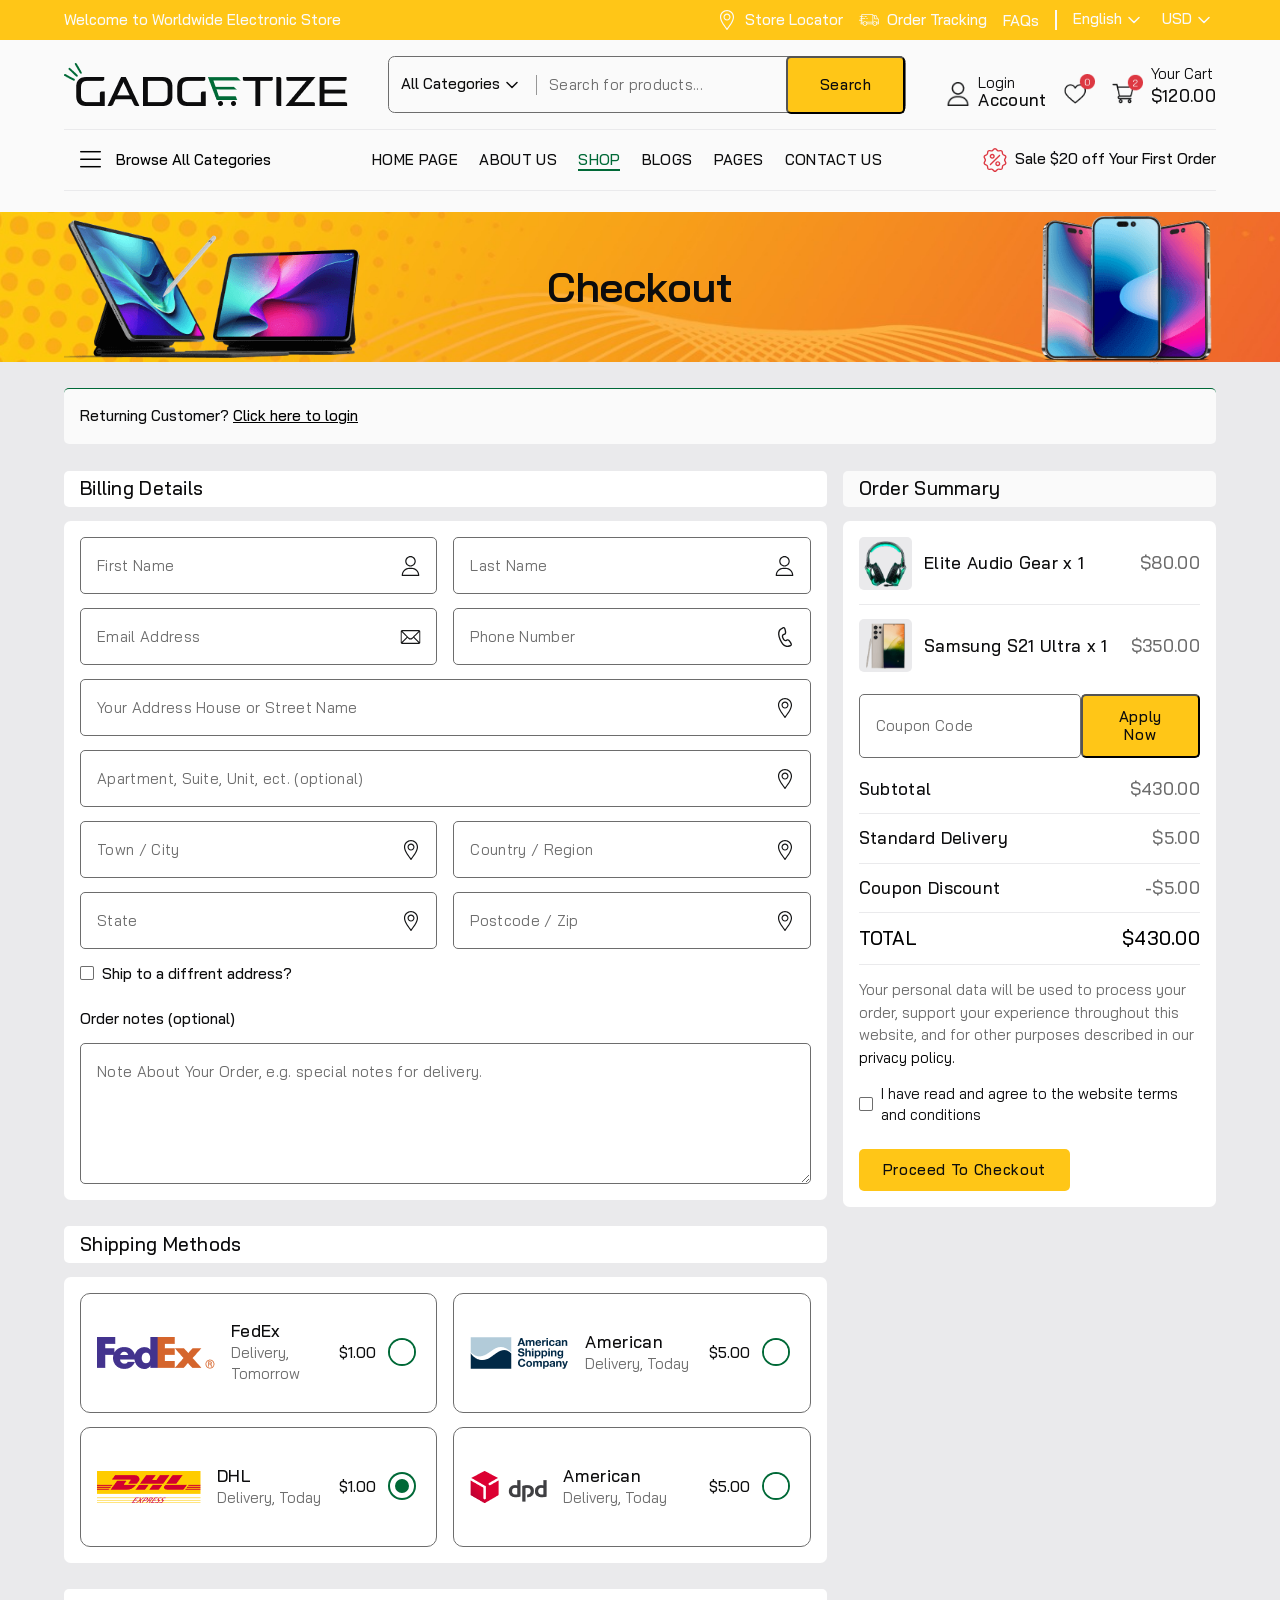
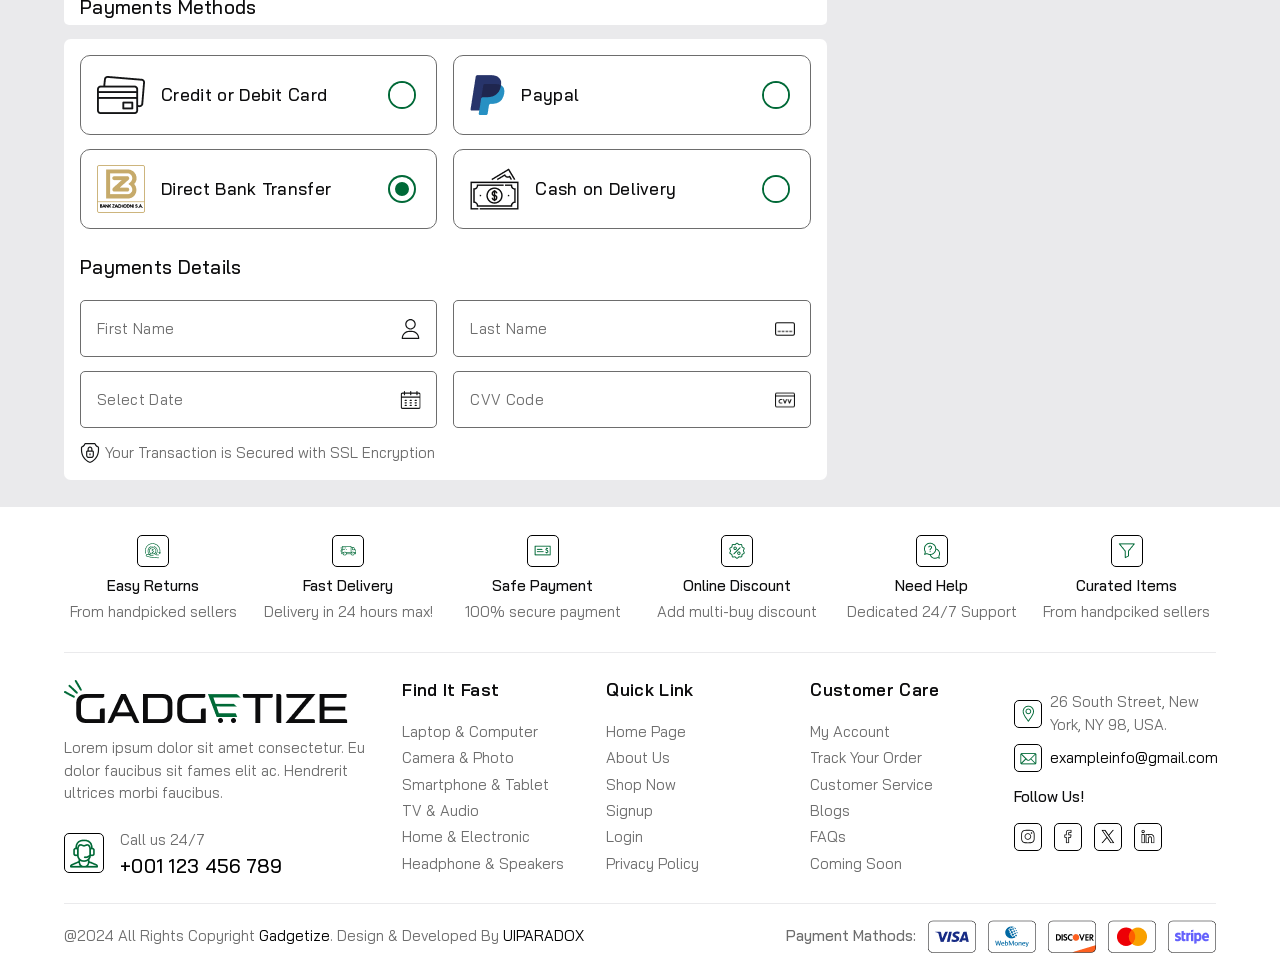
<file: checkout.html>
<!DOCTYPE html>
<html lang="en">


<!-- Mirrored from uiparadox.co.uk/templates/gadgetize/checkout.html by HTTrack Website Copier/3.x [XR&CO'2014], Sun, 22 Dec 2024 06:13:39 GMT -->
<head>
    <meta charset="UTF-8">
    <meta http-equiv="X-UA-Compatible" content="IE=edge">
    <meta name="viewport" content="width=device-width, initial-scale=1, shrink-to-fit=no">
    <meta name="description" content="Accessory-Store">

    <title>Accessory Store</title>

    <!-- Favicon -->
    <link rel="shortcut icon" type="image/x-icon" href="assets/media/favicon.png">

    <!-- All CSS files -->
    <link rel="stylesheet" href="assets/css/vendor/font-awesome.css">
    <link rel="stylesheet" href="assets/css/vendor/bootstrap.min.css">
    <link rel="stylesheet" href="assets/css/vendor/classic.css">
    <link rel="stylesheet" href="assets/css/vendor/classic.date.css">

    <link rel="stylesheet" href="assets/css/app.css">

</head>

<body class="tt-smooth-scroll">

    <!-- Main Wrapper Start -->
    <div id="scroll-container">
        <!-- Header Menu Start -->
        <header class="mb-24">
            <div class="header-section">
                <div class="header-top bg-color-primary">
                    <div class="header-start d-lg-block d-none">
                        <p class="fw-500 white">Welcome to Worldwide Electronic Store</p>
                    </div>
                    <div class="header-end">
                        <a href="contact.html" class="top-bar-links d-sm-flex d-none align-items-center gap-2">
                            <svg xmlns="http://www.w3.org/2000/svg" width="20" height="20" viewBox="0 0 20 20" fill="none">
                                <path
                                    d="M9.51246 19.7391C9.62113 19.9021 9.8041 20 10 20C10.1959 20 10.3789 19.9021 10.4875 19.7391C11.8742 17.6591 13.9167 15.0903 15.34 12.4778C16.478 10.3889 17.0312 8.60727 17.0312 7.03125C17.0312 3.15422 13.877 0 10 0C6.12297 0 2.96875 3.15422 2.96875 7.03125C2.96875 8.60727 3.52199 10.3889 4.66004 12.4778C6.08227 15.0883 8.12863 17.6634 9.51246 19.7391ZM10 1.17188C13.2309 1.17188 15.8594 3.80039 15.8594 7.03125C15.8594 8.40641 15.3529 10.0046 14.3109 11.9171C13.0841 14.1691 11.3334 16.4534 10 18.3738C8.66684 16.4537 6.91602 14.1692 5.6891 11.9171C4.64715 10.0046 4.14062 8.40641 4.14062 7.03125C4.14062 3.80039 6.76914 1.17188 10 1.17188Z"
                                    fill="#FAFAFA" />
                                <path
                                    d="M10 10.5469C11.9385 10.5469 13.5156 8.96977 13.5156 7.03125C13.5156 5.09273 11.9385 3.51562 10 3.51562C8.06148 3.51562 6.48438 5.09273 6.48438 7.03125C6.48438 8.96977 8.06148 10.5469 10 10.5469ZM10 4.6875C11.2923 4.6875 12.3438 5.73891 12.3438 7.03125C12.3438 8.32359 11.2923 9.375 10 9.375C8.70766 9.375 7.65625 8.32359 7.65625 7.03125C7.65625 5.73891 8.70766 4.6875 10 4.6875Z"
                                    fill="#FAFAFA" />
                            </svg>
                            <div>
                                <p class="fw-500 white">Store Locator</p>
                            </div>
                        </a>
                        <a href="tracking.html" class="top-bar-links d-flex align-items-center gap-2">
                            <svg xmlns="http://www.w3.org/2000/svg" width="20" height="20" viewBox="0 0 20 20" fill="none">
                                <g clip-path="url(#clip0_7765_205)">
                                    <path
                                        d="M5.95035 13.125H5.95008C5.73434 13.125 5.55957 13.2999 5.55957 13.5156C5.55957 13.7313 5.73461 13.9063 5.95035 13.9063C6.16609 13.9063 6.34097 13.7313 6.34097 13.5156C6.34097 13.2999 6.16609 13.125 5.95035 13.125Z"
                                        fill="#FAFAFA" />
                                    <path
                                        d="M15.7945 13.125H15.7942C15.5784 13.125 15.4037 13.2999 15.4037 13.5156C15.4037 13.7313 15.5787 13.9063 15.7945 13.9063C16.0102 13.9063 16.1851 13.7313 16.1851 13.5156C16.1851 13.2999 16.0102 13.125 15.7945 13.125Z"
                                        fill="#FAFAFA" />
                                    <path
                                        d="M18.9191 8.43752H18.7649L17.5204 5.54862C17.4587 5.40534 17.3177 5.31253 17.1617 5.31253H14.2318V4.53128C14.2318 4.31558 14.0569 4.14066 13.8412 4.14066H2.82543C2.62227 4.14066 2.45301 4.29636 2.43617 4.49886L2.30731 6.04499H1.0675C0.851761 6.04499 0.676879 6.21991 0.676879 6.43561C0.676879 6.65131 0.851761 6.82624 1.0675 6.82624H2.24219L2.14859 7.94928H1.65344C1.4377 7.94928 1.26282 8.1242 1.26282 8.33991C1.26282 8.55561 1.4377 8.73053 1.65344 8.73053H2.08352L1.98992 9.85354H0.481567C0.265825 9.85354 0.0909424 10.0285 0.0909424 10.2442C0.0909424 10.4599 0.265825 10.6348 0.481567 10.6348H1.92481L1.65488 13.8738C1.64582 13.9827 1.68274 14.0904 1.75668 14.1708C1.83067 14.2512 1.93488 14.2969 2.04414 14.2969H3.74031C4.06277 15.2063 4.93164 15.8594 5.95019 15.8594C6.96874 15.8594 7.83761 15.2063 8.16007 14.2969H13.5844C13.9069 15.2063 14.7758 15.8594 15.7943 15.8594C16.8129 15.8594 17.6817 15.2063 18.0042 14.2969H19.7004C19.9161 14.2969 20.091 14.122 20.091 13.9063V9.60943C20.0909 8.94131 19.5872 8.43752 18.9191 8.43752ZM15.9899 6.09378H16.9046L17.9142 8.43752H15.9899V6.09378ZM3.18035 9.85354H2.77387L2.86746 8.73053H5.91472C6.13046 8.73053 6.30534 8.55561 6.30534 8.33991C6.30534 8.1242 6.13046 7.94928 5.91472 7.94928H2.93258L3.02617 6.82624H4.15691C4.37265 6.82624 4.54754 6.65131 4.54754 6.43561C4.54754 6.21991 4.37265 6.04499 4.15691 6.04499H3.09125L3.18484 4.9219H13.4506V11.7578H7.49882C7.08558 11.3933 6.54323 11.1719 5.95019 11.1719C5.35714 11.1719 4.8148 11.3933 4.40156 11.7578H2.6152L2.70879 10.6348H3.18035C3.39609 10.6348 3.57097 10.4599 3.57097 10.2442C3.57097 10.0285 3.39609 9.85354 3.18035 9.85354ZM2.46871 13.5156L2.55008 12.5391H3.81969C3.68281 12.8365 3.60644 13.1673 3.60644 13.5156H2.46871ZM5.95019 15.0781C5.08863 15.0781 4.38769 14.3772 4.38769 13.5156C4.38769 12.6541 5.08863 11.9531 5.95019 11.9531C6.81175 11.9531 7.51269 12.6541 7.51269 13.5156C7.51269 14.3772 6.81175 15.0781 5.95019 15.0781ZM8.29393 13.5156C8.29393 13.1673 8.21757 12.8365 8.08069 12.5391H13.6638C13.5269 12.8365 13.4506 13.1673 13.4506 13.5156H8.29393ZM15.7943 15.0781C14.9327 15.0781 14.2318 14.3772 14.2318 13.5156C14.2318 12.6541 14.9327 11.9531 15.7943 11.9531C16.6558 11.9531 17.3568 12.6541 17.3568 13.5156C17.3568 14.3772 16.6558 15.0781 15.7943 15.0781ZM19.3097 13.5156H18.138C18.138 13.1673 18.0617 12.8365 17.9248 12.5391H19.3097V13.5156H19.3097ZM19.3097 11.7578H17.3429C16.9297 11.3933 16.3873 11.1719 15.7943 11.1719C15.2012 11.1719 14.6589 11.3933 14.2456 11.7578H14.2318V6.09378H15.2086V8.82815C15.2086 9.04385 15.3835 9.21877 15.5993 9.21877H18.9191C19.16 9.21877 19.3097 9.36846 19.3097 9.6094V11.7578Z"
                                        fill="#FAFAFA" />
                                    <path
                                        d="M7.75232 6.43561C7.75232 6.21991 7.57744 6.04499 7.3617 6.04499H5.91467C5.69893 6.04499 5.52405 6.21991 5.52405 6.43561C5.52405 6.65132 5.69893 6.82624 5.91467 6.82624H7.3617C7.57744 6.82624 7.75232 6.65132 7.75232 6.43561Z"
                                        fill="#FAFAFA" />
                                    <path
                                        d="M7.28186 8.33991C7.28186 8.55561 7.45674 8.73053 7.67248 8.73053H8.396C8.61174 8.73053 8.78662 8.55561 8.78662 8.33991C8.78662 8.1242 8.61174 7.94928 8.396 7.94928H7.67248C7.45674 7.94928 7.28186 8.12416 7.28186 8.33991Z"
                                        fill="#FAFAFA" />
                                </g>
                                <defs>
                                    <clipPath id="clip0_7765_205">
                                        <rect width="20" height="20" fill="white" transform="translate(0.0909424)" />
                                    </clipPath>
                                </defs>
                            </svg>
                            <p class="fw-500 white"> Order Tracking</p>
                        </a>
                        <div class="d-sm-block d-none">
                            <a href="about.html"><span class="fw-500 top-bar-links">FAQs</span></a>
                        </div>
                        <div class="vr-line d-sm-block d-none">
                        </div>
                        <div class="drop-container">
                            <div class="wrapper-dropdown white" id="dropdown">
                                <span class="selected-display" id="destination">English</span>
                                <svg id="drp-arrow" width="24" height="24" viewBox="0 0 24 24" fill="none"
                                    xmlns="http://www.w3.org/2000/svg" class="arrow transition-all ml-auto rotate-180">
                                    <path d="M7 14.5l5-5 5 5" stroke="currentColor" stroke-width="1.5" stroke-linecap="round"
                                        stroke-linejoin="round"></path>
                                </svg>
                                <ul class="topbar-dropdown bg-lightest-gray">
                                    <li class="item dark-black">English</li>
                                    <li class="item dark-black">Spanish</li>
                                    <li class="item dark-black">Italian</li>
                                    <li class="item dark-black">Arabic</li>
                                </ul>
                            </div>
                        </div>
                        <div class="drop-container">
                            <div class="wrapper-dropdown white" id="dropdown2">
                                <span class="selected-display" id="destination2">USD</span>
                                <svg id="drp-arrow2" width="24" height="24" viewBox="0 0 24 24" fill="none"
                                    xmlns="http://www.w3.org/2000/svg" class="arrow transition-all ml-auto rotate-180">
                                    <path d="M7 14.5l5-5 5 5" stroke="currentColor" stroke-width="1.5" stroke-linecap="round"
                                        stroke-linejoin="round"></path>
                                </svg>
                                <ul class="topbar-dropdown bg-lightest-gray">
                                    <li class="item dark-black">USD</li>
                                    <li class="item dark-black">AED </li>
                                    <li class="item dark-black">EUR</li>
                                    <li class="item dark-black">GBP</li>
                                </ul>
                            </div>
                        </div>

                    </div>
                </div>
                <div class="container-fluid">
                    <div class="header-center">
                        <a href="index.html" class="header-logo">
                            <img src="assets/media/logo.png" alt="">
                        </a>
                        <div class="mixin-container d-xl-flex d-none">
                            <div class="drop-container">
                                <div class="wrapper-dropdown" id="dropdown3">
                                    <span class="selected-display black fw-500" id="destination3">All Categories</span>
                                    <svg id="drp-arrow3" width="24" height="24" viewBox="0 0 24 24" fill="none"
                                        xmlns="http://www.w3.org/2000/svg" class="arrow transition-all ml-auto rotate-180">
                                        <path d="M7 14.5l5-5 5 5" stroke="currentColor" stroke-width="1.5" stroke-linecap="round"
                                            stroke-linejoin="round"></path>
                                    </svg>
                                    <ul class="topbar-dropdown bg-lightest-gray box-shadow-1">
                                        <li class="item dark-black">Digital & Electronics</li>
                                        <li class="item dark-black">Camera & Photo</li>
                                        <li class="item dark-black">Computer Hardware</li>
                                        <li class="item dark-black">Gamepad & Console</li>
                                        <li class="item dark-black">Headphone & Speaker</li>
                                        <li class="item dark-black">Laptop & Computer</li>
                                        <li class="item dark-black">Smartphone & Tablet</li>
                                        <li class="item dark-black">TV & Audio</li>
                                        <li class="item dark-black">Watches & Eyewear</li>
                                        <li class="item dark-black">Fan & AC</li>
                                    </ul>
                                </div>
                            </div>
                            <div class="vr-line vr-line-2"></div>
                            <form action="https://uiparadox.co.uk/templates/gadgetize/index.html" method="post">
                                <div class="input-field">
                                    <input type="text" name="search" id="searchInput" class="form-control" placeholder="Search for products...">
                                    <button type="submit" class="cus-btn">Search</button>
                                </div>
                            </form>
                        </div>
                        <div class="header-buttons">
                            <a href="register.html" class="button-block align-items-sm-unset align-items-end">
                                <img src="assets/media/users/user-3.png" alt="" class="user">
                                <div>
                                    <p>Login</p>
                                    <h6>Account</h6>
                                </div>
                            </a>
                            <a href="wishlist.html" class="button-block d-sm-flex d-none">
                                <img src="assets/media/icons/wishlist.png" alt="">
                            </a>
                            <a href="#" class="button-block d-sm-flex d-none cart-button">
                                <img src="assets/media/icons/cart.png" alt="">
                                <div>
                                    <p>Your Cart</p>
                                    <h6>$120.00</h6>
                                </div>
                            </a>
                        </div>
                    </div>
                    <div class="mixin-container d-xl-none d-flex">
                        <div class="drop-container">
                            <div class="wrapper-dropdown" id="dropdown4">
                                <span class="selected-display black fw-500" id="destination4">All Categories</span>
                                <svg id="drp-arrow4" width="24" height="24" viewBox="0 0 24 24" fill="none"
                                    xmlns="http://www.w3.org/2000/svg" class="arrow transition-all ml-auto rotate-180">
                                    <path d="M7 14.5l5-5 5 5" stroke="currentColor" stroke-width="1.5" stroke-linecap="round"
                                        stroke-linejoin="round"></path>
                                </svg>
                                <ul class="topbar-dropdown bg-lightest-gray box-shadow-1">
                                    <li class="item dark-black">Digital & Electronics</li>
                                    <li class="item dark-black">Camera & Photo</li>
                                    <li class="item dark-black">Computer Hardware</li>
                                    <li class="item dark-black">Gamepad & Console</li>
                                    <li class="item dark-black">Headphone & Speaker</li>
                                    <li class="item dark-black">Laptop & Computer</li>
                                    <li class="item dark-black">Smartphone & Tablet</li>
                                    <li class="item dark-black">TV & Audio</li>
                                    <li class="item dark-black">Watches & Eyewear</li>
                                    <li class="item dark-black">Fan & AC</li>
                                </ul>
                            </div>
                        </div>
                        <div class="vr-line vr-line-2"></div>
                        <div class="input-field">
                            <input type="text" name="search" id="searchInput2" class="form-control" placeholder="Search for products...">
                            <button type="submit" class="cus-btn">Search</button>
                        </div>
                    </div>
                    
                    <div class="header-bottom-area">
                        <nav class="navigation d-flex align-items-center justify-content-between">
                            <!-- Categories Dropdown -->
                            <div class="nav-container">
                                <nav class="all-category-nav">
                                    <label class="open-menu-all" for="open-menu-all">
                                        <input class="input-menu-all" id="open-menu-all" type="checkbox" name="menu-open">
                                        <span class="all-navigator"><i class="fas fa-bars" aria-hidden="true"></i> <span>Browse All Categories</span>
                                        </span>
                                        <span class="all-category-list list-unstyled">
                                            <span class="all-category-list-item"><a href="shop-grid-1.html"
                                                    class="all-category-list-link dark-black fw-500">Value Of The Day
                                                 </a>
                                            </span>
                                            <span class="all-category-list-item"><a href="shop-grid-1.html"
                                                    class="all-category-list-link dark-black fw-500">Top 100 Offers</a></span>
                                            <span class="all-category-list-item"><a href="shop-grid-1.html"
                                                    class="all-category-list-link dark-black fw-500">New Arrivals</a></span>
                                            <span class="all-category-list-item"><a href="javascript:;" class="all-category-list-link d-flex align-items-center justify-content-between">Laptop & Computer<i class="fas fa-angle-right" aria-hidden="true"></i></a>
                                                <span class="category-second-list">
                                                    <span class="sub-menu-main-wrapper">
                                                        <span class="wrapper-1">
                                                            <span class="category-second-list-ul list-unstyled mb-40">
                                                                <span class="dark-black fw-500 mb-16">Brands</span>
                                                                <span class="category-second-item"><a href="#">Apple </a></span>
                                                                <span class="category-second-item"><a href="#">Dell</a></span>
                                                                <span class="category-second-item"><a href="#">Asus </a></span>
                                                                <span class="category-second-item"><a href="#">Acer </a></span>
                                                                <span class="category-second-item"><a href="#">MSI </a></span>
                                                                <span class="category-second-item"><a href="#">Lenovo </a></span>
                                                            </span>
                                                            <span class="category-second-list-ul list-unstyled">
                                                                <span class="dark-black fw-500 mb-16">Devices</span>
                                                                <span class="category-second-item"><a href="#">Printer and Ink</a></span>
                                                                <span class="category-second-item"><a href="#">Project and Screen</a></span>
                                                                <span class="category-second-item"><a href="#">Network Adaptor</a></span>
                                                                <span class="category-second-item"><a href="#">Photocopy and Scanner</a></span>
                                                            </span>
                                                        </span>
                                                        <span class="wrapper-1">
                                                            <span class="category-second-list-ul list-unstyled mb-40">
                                                                <span class="dark-black fw-500 mb-16">Models</span>
                                                                <span class="category-second-item"><a href="#">Office Computer</a></span>
                                                                <span class="category-second-item"><a href="#">Business Computer</a></span>
                                                                <span class="category-second-item"><a href="#">Gaming Computer</a></span>
                                                                <span class="category-second-item"><a href="#">Programming Computer</a></span>
                                                            </span>
                                                            <span class="category-second-list-ul list-unstyled">
                                                                <span class="dark-black fw-500 mb-16">Prices</span>
                                                                <span class="category-second-item"><a href="#">Up to $200</a></span>
                                                                <span class="category-second-item"><a href="#">$500 to $1000</a></span>
                                                                <span class="category-second-item"><a href="#">$1000 to $2000</a></span>
                                                                <span class="category-second-item"><a href="#">$2000 to $3000</a></span>
                                                                <span class="category-second-item"><a href="#">$3000 to $4000</a></span>
                                                                <span class="category-second-item"><a href="#">$4000 to $5000</a></span>
                                                            </span>
                                                        </span>
                                                    </span>
                                                    <span class="img-product-menu">
                                                        <span class="image-content">
                                                            <span class="h6 d-block fw-400 white mb-4p">LCD</span>
                                                            <span class="h6 d-block fw-500 white mb-24">Radient View LCD</span>
                                                            <span class="d-block text-16 white mb-4p">Just from:</span>
                                                            <span class="d-block h4 color-ter mb-32">$840.99</span>
                                                            <a href="shop-list-1.html" class="cus-btn-3 sec">Shop Now</a>
                                                        </span>
                                                    </span>
                                                </span>
                                            </span>
                                            <span class="all-category-list-item"><a href="javascript:;" class="all-category-list-link d-flex align-items-center justify-content-between">Computer Hardware<i class="fas fa-angle-right" aria-hidden="true"></i></a>
                                                <span class="category-second-list">
                                                    <span class="sub-menu-main-wrapper">
                                                        <span class="wrapper-1">
                                                            <span class="category-second-list-ul list-unstyled mb-40">
                                                                <span class="dark-black fw-500 mb-16">Hardware</span>
                                                                <span class="category-second-item"><a href="#">CPU, Processor </a></span>
                                                                <span class="category-second-item"><a href="#">Motherboard</a></span>
                                                                <span class="category-second-item"><a href="#">RAM, Memory</a></span>
                                                                <span class="category-second-item"><a href="#">VGA, Graphic Card </a></span>
                                                                <span class="category-second-item"><a href="#">PSU, Power Supply</a></span>
                                                                <span class="category-second-item"><a href="#">Cooling Systems</a></span>
                                                            </span>
                                                            <span class="category-second-list-ul list-unstyled">
                                                                <span class="dark-black fw-500 mb-16">Others</span>
                                                                <span class="category-second-item"><a href="#">Security</a></span>
                                                                <span class="category-second-item"><a href="#">Barcode Scanner</a></span>
                                                                <span class="category-second-item"><a href="#">Attendence Machines</a></span>
                                                                <span class="category-second-item"><a href="#">Bill Counters</a></span>
                                                            </span>
                                                        </span>
                                                        <span class="wrapper-1">
                                                            <span class="category-second-list-ul list-unstyled mb-40">
                                                                <span class="dark-black fw-500 mb-16">Peripherals</span>
                                                                <span class="category-second-item"><a href="#">Mointer</a></span>
                                                                <span class="category-second-item"><a href="#">Mouse</a></span>
                                                                <span class="category-second-item"><a href="#">Keyboard</a></span>
                                                                <span class="category-second-item"><a href="#">Microphone</a></span>
                                                            </span>
                                                        </span>
                                                    </span>
                                                    <span class="img-product-menu v-2">
                                                        <span class="image-content">
                                                            <span class="d-block h6 fw-400 white mb-4p">LAPTOP</span>
                                                            <span class="d-block h6 fw-500 white mb-24">MACBOOK M1</span>
                                                            <span class="d-block text-16 white mb-4p">Just from:</span>
                                                            <span class="d-block h4 color-ter mb-32">$340.99</span>
                                                            <a href="shop-list-1.html" class="cus-btn-3 sec">Shop Now</a>
                                                        </span>
                                                    </span>
                                                </span>
                                            </span>
                                            <span class="all-category-list-item"><a href="shop-grid-2.html" class="all-category-list-link">Camera & Photo</a></span>
                                            <span class="all-category-list-item"><a href="javascript:;" class="all-category-list-link d-flex align-items-center justify-content-between">Smartphone & Tablets<i class="fas fa-angle-right" aria-hidden="true"></i></a>
                                                <span class="category-second-list">
                                                    <span class="sub-menu-main-wrapper">
                                                        <span class="wrapper-1">
                                                            <span class="category-second-list-ul list-unstyled mb-40">
                                                                <span class="dark-black fw-500 mb-16">Brands</span>
                                                                <span class="category-second-item"><a href="#">Apple </a></span>
                                                                <span class="category-second-item"><a href="#">Samsung</a></span>
                                                                <span class="category-second-item"><a href="#">Xiaomi</a></span>
                                                                <span class="category-second-item"><a href="#">Oppo </a></span>
                                                                <span class="category-second-item"><a href="#"> Huawei</a></span>
                                                                <span class="category-second-item"><a href="#">Nokia </a></span>
                                                                <span class="category-second-item"><a href="#">Vivo </a></span>
                                                            </span>
                                
                                                            <span class="category-second-list-ul list-unstyled">
                                                                <span class="dark-black fw-500 mb-16">Display Sizes</span>
                                                                <span class="category-second-item"><a href="#">Up to 6 Inches</a></span>
                                                                <span class="category-second-item"><a href="#">6 Inch - 8 Inch</a></span>
                                                                <span class="category-second-item"><a href="#">8 Inch - 10 Inch</a></span>
                                                            </span>
                                
                                                        </span>
                                                        <span class="wrapper-1">
                                                            <span class="category-second-list-ul list-unstyled mb-40">
                                                                <span class="dark-black fw-500 mb-16">Conditions</span>
                                                                <span class="category-second-item"><a href="#">All New</a></span>
                                                                <span class="category-second-item"><a href="#">Renewed</a></span>
                                                                <span class="category-second-item"><a href="#">Refurbished</a></span>
                                                                <span class="category-second-item"><a href="#">Used</a></span>
                                                            </span>
                                                            <span class="category-second-list-ul list-unstyled">
                                                                <span class="dark-black fw-500 mb-16">Prices</span>
                                                                <span class="category-second-item"><a href="#">Up to $200</a></span>
                                                                <span class="category-second-item"><a href="#">$500 to $1000</a></span>
                                                                <span class="category-second-item"><a href="#">$1000 to $2000</a></span>
                                                                <span class="category-second-item"><a href="#">$2000 to $3000</a></span>
                                                                <span class="category-second-item"><a href="#">$3000 to $4000</a></span>
                                                                <span class="category-second-item"><a href="#">$4000 to $5000</a></span>
                                                            </span>
                                                        </span>
                                                    </span>
                                                    <span class="img-product-menu v-3">
                                                        <span class="image-content">
                                                            <span class="d-block h6 fw-400 white mb-4p">MOBIME</span>
                                                            <span class="d-block h6 fw-500 white mb-24">Mobile Phone</span>
                                                            <span class="text-16 white mb-4p">Just from:</span>
                                                            <span class="d-block h4 color-ter mb-32">$500.99</span>
                                                            <a href="shop-list-1.html" class="cus-btn-3 sec">Shop Now</a>
                                                        </span>
                                                    </span>
                                                </span>
                                            </span>
                                            <span class="all-category-list-item"><a href="javascript:;" class="all-category-list-link d-flex align-items-center justify-content-between">TV & Audio<i class="fas fa-angle-right" aria-hidden="true"></i></a>
                                                <span class="category-second-list">
                                                    <span class="sub-menu-main-wrapper">
                                                        <span class="wrapper-1">
                                                            <span class="category-second-list-ul list-unstyled mb-40">
                                                                <span class="dark-black fw-500 mb-16">Brands</span>
                                                                <span class="category-second-item"><a href="#">Sony </a></span>
                                                                <span class="category-second-item"><a href="#">LG</a></span>
                                                                <span class="category-second-item"><a href="#">Samsung </a></span>
                                                                <span class="category-second-item"><a href="#">Panasonic</a></span>
                                                                <span class="category-second-item"><a href="#">Toshiba </a></span>
                                                            </span>
                                                            <span class="category-second-list-ul list-unstyled">
                                                                <span class="dark-black fw-500 mb-16">Department</span>
                                                                <span class="category-second-item"><a href="#">Smart TVs</a></span>
                                                                <span class="category-second-item"><a href="#">LED TVs</a></span>
                                                                <span class="category-second-item"><a href="#">Curved TVs</a></span>
                                                                <span class="category-second-item"><a href="#">OLED TVs</a></span>
                                                                <span class="category-second-item"><a href="#">Plasma TVs</a></span>
                                                                <span class="category-second-item"><a href="#">Smart TVs 4K</a></span>
                                                            </span>
                                                        </span>
                                                        <span class="wrapper-1">
                                                            <span class="category-second-list-ul list-unstyled">
                                                                <span class="dark-black fw-500 mb-16">Prices</span>
                                                                <span class="category-second-item"><a href="#">Up to $200</a></span>
                                                                <span class="category-second-item"><a href="#">$500 to $1000</a></span>
                                                                <span class="category-second-item"><a href="#">$1000 to $2000</a></span>
                                                                <span class="category-second-item"><a href="#">$2000 to $3000</a></span>
                                                                <span class="category-second-item"><a href="#">$3000 to $4000</a></span>
                                                                <span class="category-second-item"><a href="#">$4000 to $5000</a></span>
                                                                <span class="category-second-item"><a href="#">$5000 to $6000</a></span>
                                                            </span>
                                                        </span>
                                                    </span>
                                                    <span class="img-product-menu v-4">
                                                        <span class="image-content">
                                                            <span class="d-block h6 fw-400 white mb-4p">HEADPHONE</span>
                                                            <span class="d-block h6 fw-500 white mb-24">Bass Headphones</span>
                                                            <span class="text-16 white mb-4p">Just from:</span>
                                                            <span class="d-block h4 color-ter mb-32">$180.00</span>
                                                            <a href="shop-list-1.html" class="cus-btn-3 sec">Shop Now</a>
                                                        </span>
                                                    </span>
                                                </span>
                                            </span>
                                            <span class="all-category-list-item"><a href="shop-grid-3.html" class="all-category-list-link">Home &
                                                    Electronic</a></span>
                                            <span class="all-category-list-item"><a href="shop-grid-4.html" class="all-category-list-link">Headphone &
                                                    Speakers</a>
                                            </span>
                                            <span class="all-category-list-item"><a href="shop-grid-sidebar-1.html"
                                                    class="all-category-list-link">Watches & Eyewear</a></span>
                                            <span class="all-category-list-item"><a href="shop-grid-sidebar-2.html"
                                                    class="all-category-list-link">Gamepad & Console</a></span>
                                        </span>
                                    </label>
                                </nav>
                            </div>
                            <!-- Categories Dropdown -->
                            <div class="menu-button-right">
                                <div class="main-menu__nav">
                                    <ul class="main-menu__list">
                                        <li>
                                            <a href="index.html">Home Page</a>
                                        </li>
                                        <li>
                                            <a href="about.html">About Us</a>
                                        </li>
                                        <!--  -->
                                        <li class="dropdown">
                                            <a href="javascript:void(0);" class="active">Shop</a>
                                            <ul class="sub-menu">
                                                <li class="dropdown">
                                                    <a href="javascript:void(0);">Shop Grid</a>
                                                    <ul class="sub-menu">
                                                        <li><a href="shop-grid-1.html">Shop Grid 1</a></li>
                                                        <li><a href="shop-grid-2.html">Shop Grid 2</a></li>
                                                        <li><a href="shop-grid-3.html">Shop Grid 3</a></li>
                                                        <li><a href="shop-grid-4.html">Shop Grid 4</a></li>
                                                    </ul>
                                                </li>
                                                <li class="dropdown">
                                                    <a href="javascript:void(0);">Shop Grid with Sidebar</a>
                                                    <ul class="sub-menu">
                                                        <li><a href="shop-grid-sidebar-1.html">Shop Grid Sidebar 1</a></li>
                                                        <li><a href="shop-grid-sidebar-2.html">Shop Grid Sidebar 2</a></li>
                                                    </ul>
                                                </li>
                                                <li class="dropdown">
                                                    <a href="javascript:void(0);">Shop List</a>
                                                    <ul class="sub-menu">
                                                        <li><a href="shop-list-1.html">Shop List 1</a></li>
                                                    </ul>
                                                </li>
                                                <li class="dropdown">
                                                    <a href="javascript:void(0);">Shop List with Sidebar</a>
                                                    <ul class="sub-menu">
                                                        <li><a href="shop-list-sidebar-1.html">Shop List Sidebar 1</a></li>
                                                    </ul>
                                                </li>
                                                <li><a href="shop-detail.html">Shop Detail 1</a></li>
                                                <li><a href="shop-detail-2.html">Shop Detail 2</a></li>
                                                <li><a href="wishlist.html">Wishlist</a></li>
                                                <li><a href="cart.html">Cart</a></li>
                                                <li><a href="checkout.html" class="active">Checkout</a></li>
                                            </ul>
                                        </li>

                                        <!--  -->
                                        <li class="dropdown">
                                            <a href="javascript:void(0);">Blogs</a>
                                            <ul>
                                                <li><a href="blog-grid.html">Blog Grid</a></li>
                                                <li><a href="blog-grid-sidebar-1.html">Blog Grid Sidebar 1</a></li>
                                                <li><a href="blog-grid-sidebar-2.html">Blog Grid Sidebar 2</a></li>
                                                <li><a href="blog-list-sidebar-1.html">Blog List Sidebar 1</a></li>
                                                <li><a href="blog-detail.html">Blog Detail</a></li>
                                            </ul>
                                        </li>
                                        <li class="dropdown">
                                            <a href="javascript:void(0);">Pages</a>
                                            <ul>
                                                <li><a href="tracking.html" >Tracking</a></li>
                                                <li><a href="register.html">Register</a></li>
                                                <li><a href="404.html">404</a></li>
                                                <li><a href="coming-soon.html">Coming Soon</a></li>
                                            </ul>
                                        </li>
                                        <li>
                                            <a href="contact.html">Contact Us</a>
                                        </li>
                                    </ul>
                                </div>
                            </div>
                            <div class="main-menu__right">
                                <div class="d-sm-flex d-none gap-2">
                                    <svg xmlns="http://www.w3.org/2000/svg" width="24" height="24" viewBox="0 0 24 24" fill="none">
                                        <g clip-path="url(#clip0_7572_706)">
                                          <path d="M22.4042 12.3108C22.3076 12.1133 22.3076 11.8867 22.4042 11.6891L23.2993 9.85799C23.7977 8.83841 23.4028 7.62319 22.4003 7.0913L20.5999 6.13599C20.4056 6.03296 20.2724 5.84959 20.2344 5.63307L19.8823 3.62548C19.6862 2.5077 18.6523 1.75658 17.5288 1.91553L15.5107 2.201C15.2929 2.23175 15.0775 2.16172 14.9195 2.00886L13.4546 0.591743C12.6389 -0.197346 11.3611 -0.197393 10.5455 0.591743L9.08059 2.009C8.92253 2.16191 8.70714 2.2318 8.48936 2.20114L6.47126 1.91567C5.34744 1.75663 4.31385 2.50784 4.11778 3.62562L3.76565 5.63312C3.72764 5.84968 3.59447 6.03301 3.40027 6.13609L1.59981 7.09139C0.597345 7.62323 0.202473 8.83855 0.700845 9.85813L1.59592 11.6892C1.69248 11.8868 1.69248 12.1134 1.59592 12.3109L0.700798 14.1421C0.202426 15.1616 0.597298 16.3769 1.59976 16.9087L3.40022 17.864C3.59447 17.9671 3.72764 18.1505 3.76565 18.367L4.11778 20.3746C4.29628 21.3921 5.1688 22.1057 6.17159 22.1056C6.27036 22.1056 6.37058 22.0987 6.47131 22.0845L8.48941 21.799C8.70705 21.7681 8.92258 21.8383 9.08064 21.9911L10.5455 23.4083C10.9534 23.8028 11.4766 24.0001 12 24C12.5233 24 13.0469 23.8027 13.4546 23.4083L14.9195 21.9911C15.0776 21.8383 15.293 21.7684 15.5107 21.799L17.5288 22.0845C18.6528 22.2435 19.6862 21.4923 19.8823 20.3745L20.2345 18.367C20.2725 18.1505 20.4057 17.9671 20.5999 17.864L22.4003 16.9087C23.4028 16.3769 23.7977 15.1616 23.2993 14.142L22.4042 12.3108ZM21.7515 15.6859L19.9511 16.6412C19.377 16.9459 18.9833 17.4876 18.8711 18.1278L18.519 20.1353C18.4526 20.5135 18.103 20.7675 17.7227 20.7138L15.7046 20.4284C15.061 20.3372 14.4242 20.5443 13.9571 20.9962L12.4921 22.4132C12.2162 22.6801 11.7839 22.6801 11.5079 22.4132L10.043 20.9961C9.64824 20.6142 9.13215 20.4073 8.59338 20.4073C8.49466 20.4073 8.39514 20.4142 8.29549 20.4283L6.27739 20.7138C5.89742 20.7675 5.5475 20.5135 5.48113 20.1353L5.12896 18.1277C5.01665 17.4876 4.62299 16.9457 4.04892 16.6412L2.24846 15.6859C1.90928 15.5059 1.77568 15.0948 1.94429 14.7498L2.83941 12.9187C3.12478 12.3348 3.12478 11.6651 2.83941 11.0813L1.94429 9.25011C1.77568 8.90516 1.90928 8.49403 2.24846 8.31407L4.04892 7.35877C4.62295 7.05413 5.01665 6.51235 5.12891 5.87223L5.48104 3.86468C5.54741 3.48649 5.897 3.23243 6.2773 3.28615L8.29539 3.57162C8.93875 3.66269 9.57582 3.45565 10.0429 3.00382L11.5079 1.58671C11.7838 1.3198 12.2161 1.3198 12.4921 1.58671L13.957 3.00382C14.4241 3.4557 15.0611 3.66269 15.7045 3.57162L17.7226 3.28615C18.1026 3.23238 18.4525 3.48649 18.5189 3.86468L18.871 5.87227C18.9833 6.5124 19.377 7.05422 19.951 7.35877L21.7515 8.31407C22.0907 8.49403 22.2243 8.90516 22.0557 9.25011L21.1605 11.0812C20.8752 11.6651 20.8752 12.3348 21.1605 12.9186L22.0557 14.7497C22.2243 15.0948 22.0907 15.506 21.7515 15.6859Z" fill="#DD3842"/>
                                          <path d="M17.057 6.94288C16.7867 6.6726 16.3485 6.6726 16.0782 6.94288L6.94282 16.0783C6.67254 16.3486 6.67254 16.7868 6.94282 17.0571C7.07796 17.1922 7.2551 17.2598 7.43219 17.2598C7.60929 17.2598 7.78647 17.1923 7.92157 17.0571L17.0569 7.92172C17.3273 7.65139 17.3273 7.21321 17.057 6.94288Z" fill="#DD3842"/>
                                          <path d="M9.2316 5.77103C7.83229 5.77103 6.69385 6.90947 6.69385 8.30878C6.69385 9.70808 7.83229 10.8465 9.2316 10.8465C10.6309 10.8465 11.7693 9.70808 11.7693 8.30878C11.7693 6.90947 10.6309 5.77103 9.2316 5.77103ZM9.2316 9.46227C8.59555 9.46227 8.0781 8.94482 8.0781 8.30873C8.0781 7.67269 8.59555 7.15524 9.2316 7.15524C9.86764 7.15524 10.3851 7.67269 10.3851 8.30873C10.3851 8.94482 9.86764 9.46227 9.2316 9.46227Z" fill="#DD3842"/>
                                          <path d="M14.7685 13.1535C13.3692 13.1535 12.2307 14.292 12.2307 15.6913C12.2307 17.0906 13.3692 18.229 14.7685 18.229C16.1678 18.229 17.3062 17.0906 17.3062 15.6913C17.3062 14.292 16.1678 13.1535 14.7685 13.1535ZM14.7685 16.8448C14.1324 16.8448 13.6149 16.3273 13.6149 15.6913C13.6149 15.0552 14.1324 14.5378 14.7685 14.5378C15.4045 14.5378 15.922 15.0552 15.922 15.6913C15.922 16.3273 15.4045 16.8448 14.7685 16.8448Z" fill="#DD3842"/>
                                        </g>
                                        <defs>
                                          <clipPath id="clip0_7572_706">
                                            <rect width="24" height="24" fill="white"/>
                                          </clipPath>
                                        </defs>
                                    </svg>
                                    <p class="black fw-500">Sale $20 off Your First Order</p>
                                </div>
                                <a href="#" class="main-menu__toggler mobile-nav__toggler">
                                    <img src="assets/media/icons/menu-2.png" alt="">
                                    Menu
                                </a>
                            </div>
                        </nav>
                    </div>
                </div>
            </div>
        </header>
        <!-- Header Menu End -->

        <!-- Main Sections -->
        <main class="main-wrapper bg-lightest-gray">

            <!-- Title Banner Start -->
            <section class="title-banner">
                <div class="container-fluid">
                    <div class="banner-wrapper">
                        <img src="assets/media/banner/left-image.png" alt="" class="banner-image1">
                        <h1 class="dark-black fw-600">Checkout</h1>
                        <img src="assets/media/banner/right-image.png" alt="" class="banner-image2">
                    </div>
                </div>
            </section>
            <!-- Title Banner End -->

            <!-- Customer Container Start -->
            <div class="customer-container py-40">
                <div class="container-fluid">
                    <div class="customer-wrapper">
                        <div class="title-box">
                            <p class="fw-500">Returning Customer? <a href="javascript:;" class="color-primary text-decoration-underline signin-button">Click here to login</a></p>
                        </div>
                        <div class="sign-form mt-48">
                            <p class="fw-500 mb-16">If you’ve shopped with us before, enter your information below. New customers, please continue to the Billing section.</p>
                            <form action="https://uiparadox.co.uk/templates/gadgetize/tracking.html" method="post"> 
                                <div class="row row-gap-3">
                                    <div class="col-lg-6">
                                        <div class="input-block">
                                            <input type="text" name="name" id="firstname" class="form-control" placeholder="Username or email address"> 
                                            <svg xmlns="http://www.w3.org/2000/svg" width="20" height="20" viewBox="0 0 20 20" fill="none">
                                                <path
                                                    d="M18.2422 2.96875H1.75781C0.786602 2.96875 0 3.76023 0 4.72656V15.2734C0 16.2455 0.792383 17.0312 1.75781 17.0312H18.2422C19.2053 17.0312 20 16.2488 20 15.2734V4.72656C20 3.76195 19.2165 2.96875 18.2422 2.96875ZM17.996 4.14062C17.6369 4.49785 11.4564 10.6458 11.243 10.8581C10.9109 11.1901 10.4695 11.3729 10 11.3729C9.53047 11.3729 9.08906 11.1901 8.75594 10.857C8.61242 10.7142 2.50012 4.63414 2.00398 4.14062H17.996ZM1.17188 15.0349V4.96582L6.23586 10.0031L1.17188 15.0349ZM2.00473 15.8594L7.06672 10.8296L7.9284 11.6867C8.48176 12.2401 9.21746 12.5448 10 12.5448C10.7825 12.5448 11.5182 12.2401 12.0705 11.6878L12.9333 10.8296L17.9953 15.8594H2.00473ZM18.8281 15.0349L13.7641 10.0031L18.8281 4.96582V15.0349Z"
                                                    fill    ="#141516" />
                                            </svg>
                                        </div>
                                    </div>
                                    <div class="col-lg-6">
                                        <div class="input-block">
                                            <input type="password" name="password" id="passWord" class="form-control" placeholder="Password"> 
                                            <svg xmlns="http://www.w3.org/2000/svg" width="20" height="20" viewBox="0 0 20 20" fill="none">
                                                <g clip-path="url(#clip0_7968_54246)">
                                                    <path
                                                        d="M19.8898 10.3421C20.0368 10.1378 20.0368 9.86227 19.8898 9.65785C19.8451 9.5957 18.7753 8.11922 17.0388 6.62602L19.8898 10.3421ZM19.8898 10.3421C19.8451 10.4043 18.7753 11.8808 17.0388 13.374C16.0117 14.2571 14.9628 14.9625 13.9213 15.4705M19.8898 10.3421L6.33476 14.9827M2.96124 13.374L3.31779 12.9593L0.110303 10.3421C0.15499 10.4043 1.22472 11.8808 2.96124 13.374ZM2.96124 13.374L3.31781 12.9593M2.96124 13.374L3.31781 12.9593M3.31781 12.9593C3.32463 12.9652 3.33146 12.971 3.3383 12.9769C3.78259 13.3578 4.30002 13.7615 4.87535 14.1434C4.94379 14.1888 5.01304 14.2339 5.08309 14.2787L5.09608 14.287L5.10946 14.2946L5.99122 14.7983L6.16418 14.8971L6.17856 14.9054L6.19335 14.9128C6.23538 14.9339 6.27765 14.9549 6.32015 14.9756L6.07878 15.4705M3.31781 12.9593L5.73444 15.2904C5.83141 15.341 5.9444 15.3999 6.07878 15.4705M6.07878 15.4705L6.33476 14.9827M6.07878 15.4705C7.40507 16.1173 8.72437 16.4453 10 16.4453C11.2757 16.4453 12.595 16.1173 13.9213 15.4705M6.33476 14.9827C7.43018 15.5147 8.67705 15.8984 10 15.8984C11.3151 15.8984 12.56 15.5261 13.6814 14.9787L13.9213 15.4705M6.33476 14.9827L13.6814 14.9787L13.9213 15.4705M13.5053 9.93776C13.5053 11.8737 11.936 13.443 10 13.443C8.06414 13.443 6.49478 11.8737 6.49478 9.93776C6.49478 8.00186 8.06414 6.4325 10 6.4325C11.936 6.4325 13.5053 8.00186 13.5053 9.93776ZM13.9212 4.52961L13.9212 4.52972L13.9212 4.52961Z"
                                                        stroke="#141516" stroke-width="1.25" />
                                                </g>
                                                <defs>
                                                    <clipPath id="clip0_7968_54246">
                                                        <rect width="20" height="20" fill="white" />
                                                    </clipPath>
                                                </defs>
                                            </svg>
                                        </div>
                                    </div>
                                    <div class="col-lg-8">
                                        <div class="cus-checkBox mb-8">
                                            <input type="checkbox" id="remember3">
                                            <label for="remember3" class="light-gray">Remember me</label>
                                        </div>
                                    </div>
                                    <div class="col-lg-6">
                                        <button type="submit" class="cus-btn-3 sign-submit-btn">Sign In</button>
                                    </div>
                                </div>
                            </form>
                        </div>
                    </div>
                </div>
            </div>
            <!-- Customer Container End -->
    
            <!-- Billing Details Start -->
            <section class="billing-detail pb-40">
                <div class="container-fluid">
                    <div class="row row-gap-4">
                        <div class="col-xl-8">
                            <div class="title-row title-row-2 bg-white mb-16">
                                <h5>Billing Details</h5>
                            </div>
                            <div class="billing-wrapper p-24 bg-white br-10 mb-40">
                                <form action="https://uiparadox.co.uk/templates/gadgetize/checkout.html" method="post" class="contact-form">
                                    <div class="row">
                                        <div class="col-md-6">
                                            <div class="input-block mb-16">
                                                <input type="text" name="name" id="name" class="form-control" placeholder="First Name">
                                                <svg xmlns="http://www.w3.org/2000/svg" width="21" height="20" viewBox="0 0 21 20" fill="none">
                                                    <path
                                                        d="M10.5 0C7.59223 0 5.22656 2.36566 5.22656 5.27344C5.22656 8.18121 7.59223 10.5469 10.5 10.5469C13.4078 10.5469 15.7734 8.18121 15.7734 5.27344C15.7734 2.36566 13.4078 0 10.5 0ZM10.5 9.375C8.2384 9.375 6.39844 7.53504 6.39844 5.27344C6.39844 3.01184 8.2384 1.17188 10.5 1.17188C12.7616 1.17188 14.6016 3.01184 14.6016 5.27344C14.6016 7.53504 12.7616 9.375 10.5 9.375Z"
                                                        fill="#141516" />
                                                    <path
                                                        d="M17.0612  13.992C15.6174 12.5261 13.7035 11.7188 11.6719 11.7188H9.32812C7.29656 11.7188 5.38258 12.5261 3.93883 13.992C2.50215 15.4507 1.71094 17.3763 1.71094 19.4141C1.71094 19.7377 1.97328 20 2.29688 20H18.7031C19.0267 20 19.2891 19.7377 19.2891 19.4141C19.2891 17.3763 18.4979 15.4507 17.0612 13.992ZM2.90859 18.8281C3.20215 15.5045 5.96918 12.8906 9.32812 12.8906H11.6719C15.0308 12.8906 17.7979 15.5045 18.0914 18.8281H2.90859Z"
                                                        fill="#141516" />
                                                </svg>
                                            </div>
                                        </div>
                                        <div class="col-md-6">
                                            <div class="input-block mb-16">
                                                <input type="text" name="lname" id="lastName" class="form-control" placeholder="Last Name">
                                                <svg xmlns="http://www.w3.org/2000/svg" width="21" height="20" viewBox="0 0 21 20" fill="none">
                                                    <path
                                                        d="M10.5 0C7.59223 0 5.22656 2.36566 5.22656 5.27344C5.22656 8.18121 7.59223 10.5469 10.5 10.5469C13.4078 10.5469 15.7734 8.18121 15.7734 5.27344C15.7734 2.36566 13.4078 0 10.5 0ZM10.5 9.375C8.2384 9.375 6.39844 7.53504 6.39844 5.27344C6.39844 3.01184 8.2384 1.17188 10.5 1.17188C12.7616 1.17188 14.6016 3.01184 14.6016 5.27344C14.6016 7.53504 12.7616 9.375 10.5 9.375Z"
                                                        fill="#141516" />
                                                    <path
                                                        d="M17.0612  13.992C15.6174 12.5261 13.7035 11.7188 11.6719 11.7188H9.32812C7.29656 11.7188 5.38258 12.5261 3.93883 13.992C2.50215 15.4507 1.71094 17.3763 1.71094 19.4141C1.71094 19.7377 1.97328 20 2.29688 20H18.7031C19.0267 20 19.2891 19.7377 19.2891 19.4141C19.2891 17.3763 18.4979 15.4507 17.0612 13.992ZM2.90859 18.8281C3.20215 15.5045 5.96918 12.8906 9.32812 12.8906H11.6719C15.0308 12.8906 17.7979 15.5045 18.0914 18.8281H2.90859Z"
                                                        fill="#141516" />
                                                </svg>
                                            </div>
                                        </div>
                                        <div class="col-md-6">
                                            <div class="input-block mb-16">
                                                <input type="email" name="email" id="e-mail" class="form-control" placeholder="Email Address">
                                                <svg xmlns="http://www.w3.org/2000/svg" width="21" height="20" viewBox="0 0 21 20" fill="none">
                                                    <g clip-path="url(#clip0_7968_53870)">
                                                        <path
                                                            d="M18.7422 2.96875H2.25781C1.2866 2.96875 0.5 3.76023 0.5 4.72656V15.2734C0.5 16.2455 1.29238 17.0312 2.25781 17.0312H18.7422C19.7053 17.0312 20.5 16.2488 20.5 15.2734V4.72656C20.5 3.76195 19.7165 2.96875 18.7422 2.96875ZM18.496 4.14062C18.1369 4.49785 11.9564 10.6458 11.743 10.8581C11.4109 11.1901 10.9695 11.3729 10.5 11.3729C10.0305 11.3729 9.58906 11.1901 9.25594 10.857C9.11242 10.7142 3.00012 4.63414 2.50398 4.14062H18.496ZM1.67188 15.0349V4.96582L6.73586 10.0031L1.67188 15.0349ZM2.50473 15.8594L7.56672 10.8296L8.4284 11.6867C8.98176 12.2401 9.71746 12.5448 10.5 12.5448C11.2825 12.5448 12.0182 12.2401 12.5705 11.6878L13.4333 10.8296L18.4953 15.8594H2.50473ZM19.3281 15.0349L14.2641 10.0031L19.3281 4.96582V15.0349Z"
                                                            fill="#141516" />
                                                    </g>
                                                    <defs>
                                                        <clipPath id="clip0_7968_53870">
                                                            <rect width="20" height="20" fill="white" transform="translate(0.5)" />
                                                        </clipPath>
                                                    </defs>
                                                </svg>
                                            </div>
                                        </div>
                                        <div class="col-md-6">
                                            <div class="input-block mb-16">
                                                <input type="tel" name="phone" id="phoneNumber" class="form-control" placeholder="Phone Number">
                                                <svg xmlns="http://www.w3.org/2000/svg" width="20" height="20" viewBox="0 0 20 20" fill="none">
                                                    <path
                                                        d="M16.2509 15.5304L15.8338 14.8339C15.0836 13.5971 14.0484 12.1776 12.6904 12.1776C12.4389 12.1776 12.1897 12.2282 11.9431 12.3307L11.2142 12.6432C11.1477 12.6708 11.083 12.7022 11.0145 12.7355C10.828 12.8262 10.6165 12.929 10.3989 12.929C9.86217 12.929 9.2403 12.2305 8.64811 10.9623C8.06692 9.71762 8.10399 9.06508 8.23741 8.73673C8.38462 8.37447 8.72695 8.21959 9.09471 8.08041C9.14585 8.06101 9.19204 8.04342 9.23696 8.02493L9.97501 7.71418C11.8978 6.9101 11.1825 4.10014 10.948 3.17889L10.7491 2.3868C10.579 1.734 10.1282 0 8.63277 0C8.35594 0 8.06061 0.064496 7.75527 0.191774C7.55492 0.271334 4.79792 1.39672 3.79909 3.37382C2.60532 5.72716 2.82605 8.88296 4.45451 12.7515C6.07079 16.625 8.16669 18.9942 10.684 19.7933C11.1158 19.9305 11.6038 19.9999 12.1346 19.9999H12.1349C13.8721 19.9999 15.587 19.2608 15.7262 19.1994C16.3251 18.9457 16.7123 18.5601 16.8768 18.0532C17.1557 17.1937 16.6878 16.2519 16.2509 15.5304ZM15.5897 17.6356C15.5514 17.7534 15.4185 17.8609 15.1948 17.9551C15.1911 17.9567 15.1866 17.9586 15.1828 17.9603C15.1673 17.9672 13.615 18.647 12.1345 18.6469C11.7428 18.6469 11.3926 18.5988 11.0935 18.5037C8.97266 17.8305 7.1592 15.72 5.70231 12.2286C4.23459 8.7416 4.00006 5.96837 5.0062 3.98495C5.78746 2.43858 8.23335 1.45761 8.25734 1.44823C8.26221 1.44625 8.26699 1.44435 8.27177 1.44237C8.41105 1.38391 8.53589 1.35306 8.63277 1.35306C8.9309 1.35306 9.20223 1.81545 9.43803 2.72173L9.63602 3.51048C10.0632 5.18828 9.99819 6.23772 9.45129 6.46647L8.71675 6.77587C8.68753 6.78796 8.65334 6.80068 8.61563 6.81502C8.20989 6.96864 7.36558 7.28814 6.98375 8.22735C6.63727 9.0796 6.7807 10.1615 7.42178 11.535C8.28521 13.3835 9.25897 14.2821 10.3987 14.2821C10.9277 14.2821 11.3523 14.0757 11.6059 13.9525C11.6526 13.9298 11.6944 13.909 11.7393 13.8904L12.4693 13.5774C12.5446 13.546 12.6169 13.5307 12.6903 13.5307C13.0417 13.5307 13.6717 13.8786 14.6749 15.5325L15.0918 16.2285C15.6055 17.0767 15.6461 17.4618 15.5897 17.6356Z"
                                                        fill="#141516" />
                                                </svg>
                                            </div>
                                        </div>
                                        <div class="col-md-12">
                                            <div class="input-block mb-16">
                                                <input type="text" name="address" id="location" class="form-control" placeholder="Your Address House or Street Name">
                                                <svg xmlns="http://www.w3.org/2000/svg" width="20" height="20" viewBox="0 0 20 20" fill="none">
                                                    <path
                                                        d="M9.51246 19.7391C9.62113 19.9021 9.8041 20 10 20C10.1959 20 10.3789 19.9021 10.4875 19.7391C11.8742 17.6591 13.9167 15.0903 15.34 12.4778C16.478 10.3889 17.0312 8.60727 17.0312 7.03125C17.0312 3.15422 13.877 0 10 0C6.12297 0 2.96875 3.15422 2.96875 7.03125C2.96875 8.60727 3.52199 10.3889 4.66004 12.4778C6.08227 15.0883 8.12863 17.6634 9.51246 19.7391ZM10 1.17188C13.2309 1.17188 15.8594 3.80039 15.8594 7.03125C15.8594 8.40641 15.3529 10.0046 14.3109 11.9171C13.0841 14.1691 11.3334 16.4534 10 18.3738C8.66684 16.4537 6.91602 14.1692 5.6891 11.9171C4.64715 10.0046 4.14062 8.40641 4.14062 7.03125C4.14062 3.80039 6.76914 1.17188 10 1.17188Z"
                                                        fill="#141516" />
                                                    <path
                                                        d="M10 10.5469C11.9385 10.5469 13.5156 8.96977 13.5156 7.03125C13.5156 5.09273 11.9385 3.51562 10 3.51562C8.06148 3.51562 6.48438 5.09273 6.48438 7.03125C6.48438 8.96977 8.06148 10.5469 10 10.5469ZM10 4.6875C11.2923 4.6875 12.3438 5.73891 12.3438 7.03125C12.3438 8.32359 11.2923 9.375 10 9.375C8.70766 9.375 7.65625 8.32359 7.65625 7.03125C7.65625 5.73891 8.70766 4.6875 10 4.6875Z"
                                                        fill="#141516" />
                                                </svg>
                                            </div>
                                        </div>
                                        <div class="col-md-12">
                                            <div class="input-block mb-16">
                                                <input type="text" name="apartment" id="apartMent" class="form-control" placeholder="Apartment, Suite, Unit, ect. (optional)">
                                                <svg xmlns="http://www.w3.org/2000/svg" width="20" height="20" viewBox="0 0 20 20" fill="none">
                                                    <path
                                                        d="M9.51246 19.7391C9.62113 19.9021 9.8041 20 10 20C10.1959 20 10.3789 19.9021 10.4875 19.7391C11.8742 17.6591 13.9167 15.0903 15.34 12.4778C16.478 10.3889 17.0312 8.60727 17.0312 7.03125C17.0312 3.15422 13.877 0 10 0C6.12297 0 2.96875 3.15422 2.96875 7.03125C2.96875 8.60727 3.52199 10.3889 4.66004 12.4778C6.08227 15.0883 8.12863 17.6634 9.51246 19.7391ZM10 1.17188C13.2309 1.17188 15.8594 3.80039 15.8594 7.03125C15.8594 8.40641 15.3529 10.0046 14.3109 11.9171C13.0841 14.1691 11.3334 16.4534 10 18.3738C8.66684 16.4537 6.91602 14.1692 5.6891 11.9171C4.64715 10.0046 4.14062 8.40641 4.14062 7.03125C4.14062 3.80039 6.76914 1.17188 10 1.17188Z"
                                                        fill="#141516" />
                                                    <path
                                                        d="M10 10.5469C11.9385 10.5469 13.5156 8.96977 13.5156 7.03125C13.5156 5.09273 11.9385 3.51562 10 3.51562C8.06148 3.51562 6.48438 5.09273 6.48438 7.03125C6.48438 8.96977 8.06148 10.5469 10 10.5469ZM10 4.6875C11.2923 4.6875 12.3438 5.73891 12.3438 7.03125C12.3438 8.32359 11.2923 9.375 10 9.375C8.70766 9.375 7.65625 8.32359 7.65625 7.03125C7.65625 5.73891 8.70766 4.6875 10 4.6875Z"
                                                        fill="#141516" />
                                                </svg>
                                            </div>
                                        </div>
                                        <div class="col-md-6">
                                            <div class="input-block mb-16">
                                                <input type="text" name="town" id="city" class="form-control" placeholder="Town / City">
                                                <svg xmlns="http://www.w3.org/2000/svg" width="20" height="20" viewBox="0 0 20 20" fill="none">
                                                    <path
                                                        d="M9.51246 19.7391C9.62113 19.9021 9.8041 20 10 20C10.1959 20 10.3789 19.9021 10.4875 19.7391C11.8742 17.6591 13.9167 15.0903 15.34 12.4778C16.478 10.3889 17.0312 8.60727 17.0312 7.03125C17.0312 3.15422 13.877 0 10 0C6.12297 0 2.96875 3.15422 2.96875 7.03125C2.96875 8.60727 3.52199 10.3889 4.66004 12.4778C6.08227 15.0883 8.12863 17.6634 9.51246 19.7391ZM10 1.17188C13.2309 1.17188 15.8594 3.80039 15.8594 7.03125C15.8594 8.40641 15.3529 10.0046 14.3109 11.9171C13.0841 14.1691 11.3334 16.4534 10 18.3738C8.66684 16.4537 6.91602 14.1692 5.6891 11.9171C4.64715 10.0046 4.14062 8.40641 4.14062 7.03125C4.14062 3.80039 6.76914 1.17188 10 1.17188Z"
                                                        fill="#141516" />
                                                    <path
                                                        d="M10 10.5469C11.9385 10.5469 13.5156 8.96977 13.5156 7.03125C13.5156 5.09273 11.9385 3.51562 10 3.51562C8.06148 3.51562 6.48438 5.09273 6.48438 7.03125C6.48438 8.96977 8.06148 10.5469 10 10.5469ZM10 4.6875C11.2923 4.6875 12.3438 5.73891 12.3438 7.03125C12.3438 8.32359 11.2923 9.375 10 9.375C8.70766 9.375 7.65625 8.32359 7.65625 7.03125C7.65625 5.73891 8.70766 4.6875 10 4.6875Z"
                                                        fill="#141516" />
                                                </svg>
                                            </div>
                                        </div>
                                        <div class="col-md-6">
                                            <div class="input-block mb-16">
                                                <input type="text" name="country" id="region" class="form-control" placeholder="Country / Region">
                                                <svg xmlns="http://www.w3.org/2000/svg" width="20" height="20" viewBox="0 0 20 20" fill="none">
                                                    <path
                                                        d="M9.51246 19.7391C9.62113 19.9021 9.8041 20 10 20C10.1959 20 10.3789 19.9021 10.4875 19.7391C11.8742 17.6591 13.9167 15.0903 15.34 12.4778C16.478 10.3889 17.0312 8.60727 17.0312 7.03125C17.0312 3.15422 13.877 0 10 0C6.12297 0 2.96875 3.15422 2.96875 7.03125C2.96875 8.60727 3.52199 10.3889 4.66004 12.4778C6.08227 15.0883 8.12863 17.6634 9.51246 19.7391ZM10 1.17188C13.2309 1.17188 15.8594 3.80039 15.8594 7.03125C15.8594 8.40641 15.3529 10.0046 14.3109 11.9171C13.0841 14.1691 11.3334 16.4534 10 18.3738C8.66684 16.4537 6.91602 14.1692 5.6891 11.9171C4.64715 10.0046 4.14062 8.40641 4.14062 7.03125C4.14062 3.80039 6.76914 1.17188 10 1.17188Z"
                                                        fill="#141516" />
                                                    <path
                                                        d="M10 10.5469C11.9385 10.5469 13.5156 8.96977 13.5156 7.03125C13.5156 5.09273 11.9385 3.51562 10 3.51562C8.06148 3.51562 6.48438 5.09273 6.48438 7.03125C6.48438 8.96977 8.06148 10.5469 10 10.5469ZM10 4.6875C11.2923 4.6875 12.3438 5.73891 12.3438 7.03125C12.3438 8.32359 11.2923 9.375 10 9.375C8.70766 9.375 7.65625 8.32359 7.65625 7.03125C7.65625 5.73891 8.70766 4.6875 10 4.6875Z"
                                                        fill="#141516" />
                                                </svg>
                                            </div>
                                        </div>
                                        <div class="col-md-6">
                                            <div class="input-block mb-16">
                                                <input type="text" name="state" id="states" class="form-control" placeholder="State">
                                                <svg xmlns="http://www.w3.org/2000/svg" width="20" height="20" viewBox="0 0 20 20" fill="none">
                                                    <path
                                                        d="M9.51246 19.7391C9.62113 19.9021 9.8041 20 10 20C10.1959 20 10.3789 19.9021 10.4875 19.7391C11.8742 17.6591 13.9167 15.0903 15.34 12.4778C16.478 10.3889 17.0312 8.60727 17.0312 7.03125C17.0312 3.15422 13.877 0 10 0C6.12297 0 2.96875 3.15422 2.96875 7.03125C2.96875 8.60727 3.52199 10.3889 4.66004 12.4778C6.08227 15.0883 8.12863 17.6634 9.51246 19.7391ZM10 1.17188C13.2309 1.17188 15.8594 3.80039 15.8594 7.03125C15.8594 8.40641 15.3529 10.0046 14.3109 11.9171C13.0841 14.1691 11.3334 16.4534 10 18.3738C8.66684 16.4537 6.91602 14.1692 5.6891 11.9171C4.64715 10.0046 4.14062 8.40641 4.14062 7.03125C4.14062 3.80039 6.76914 1.17188 10 1.17188Z"
                                                        fill="#141516" />
                                                    <path
                                                        d="M10 10.5469C11.9385 10.5469 13.5156 8.96977 13.5156 7.03125C13.5156 5.09273 11.9385 3.51562 10 3.51562C8.06148 3.51562 6.48438 5.09273 6.48438 7.03125C6.48438 8.96977 8.06148 10.5469 10 10.5469ZM10 4.6875C11.2923 4.6875 12.3438 5.73891 12.3438 7.03125C12.3438 8.32359 11.2923 9.375 10 9.375C8.70766 9.375 7.65625 8.32359 7.65625 7.03125C7.65625 5.73891 8.70766 4.6875 10 4.6875Z"
                                                        fill="#141516" />
                                                </svg>
                                            </div>
                                        </div>
                                        <div class="col-md-6">
                                            <div class="input-block mb-16">
                                                <input type="text" name="postal" id="zip" class="form-control" placeholder="Postcode / Zip">
                                                <svg xmlns="http://www.w3.org/2000/svg" width="20" height="20" viewBox="0 0 20 20" fill="none">
                                                    <path
                                                        d="M9.51246 19.7391C9.62113 19.9021 9.8041 20 10 20C10.1959 20 10.3789 19.9021 10.4875 19.7391C11.8742 17.6591 13.9167 15.0903 15.34 12.4778C16.478 10.3889 17.0312 8.60727 17.0312 7.03125C17.0312 3.15422 13.877 0 10 0C6.12297 0 2.96875 3.15422 2.96875 7.03125C2.96875 8.60727 3.52199 10.3889 4.66004 12.4778C6.08227 15.0883 8.12863 17.6634 9.51246 19.7391ZM10 1.17188C13.2309 1.17188 15.8594 3.80039 15.8594 7.03125C15.8594 8.40641 15.3529 10.0046 14.3109 11.9171C13.0841 14.1691 11.3334 16.4534 10 18.3738C8.66684 16.4537 6.91602 14.1692 5.6891 11.9171C4.64715 10.0046 4.14062 8.40641 4.14062 7.03125C4.14062 3.80039 6.76914 1.17188 10 1.17188Z"
                                                        fill="#141516" />
                                                    <path
                                                        d="M10 10.5469C11.9385 10.5469 13.5156 8.96977 13.5156 7.03125C13.5156 5.09273 11.9385 3.51562 10 3.51562C8.06148 3.51562 6.48438 5.09273 6.48438 7.03125C6.48438 8.96977 8.06148 10.5469 10 10.5469ZM10 4.6875C11.2923 4.6875 12.3438 5.73891 12.3438 7.03125C12.3438 8.32359 11.2923 9.375 10 9.375C8.70766 9.375 7.65625 8.32359 7.65625 7.03125C7.65625 5.73891 8.70766 4.6875 10 4.6875Z"
                                                        fill="#141516" />
                                                </svg>
                                            </div>
                                        </div>
                                        <div class="col-md-12">
                                            <div class="cus-checkBox ship-address mb-32">
                                                <input type="checkbox" id="shipAddress">
                                                <label for="shipAddress" class="fw-500">Ship to a diffrent address?</label>
                                            </div>
                                        </div>

                                        <div class="col-md-12">
                                            <div class="input-block">
                                                <label for="textbox" class="fw-500 mb-16">Order notes (optional)</label>
                                                <textarea name="textarea" id="textbox" cols="8" rows="5" class="form-control" placeholder="Note About Your Order, e.g. special notes for delivery."></textarea>
                                            </div>
                                        </div>


                                        
                                    </div>
                                </form>
                                <!-- Different Billing Address Form -->
                                <form action="https://uiparadox.co.uk/templates/gadgetize/tracking.html" method="post" class="billing-address contact-form mt-16">
                                    <div class="row">
                                        <div class="col-md-6">
                                            <div class="input-block mb-16">
                                                <input type="text" name="name1" id="name1" class="form-control" placeholder="First Name">
                                                <svg xmlns="http://www.w3.org/2000/svg" width="21" height="20" viewBox="0 0 21 20" fill="none">
                                                    <path
                                                        d="M10.5 0C7.59223 0 5.22656 2.36566 5.22656 5.27344C5.22656 8.18121 7.59223 10.5469 10.5 10.5469C13.4078 10.5469 15.7734 8.18121 15.7734 5.27344C15.7734 2.36566 13.4078 0 10.5 0ZM10.5 9.375C8.2384 9.375 6.39844 7.53504 6.39844 5.27344C6.39844 3.01184 8.2384 1.17188 10.5 1.17188C12.7616 1.17188 14.6016 3.01184 14.6016 5.27344C14.6016 7.53504 12.7616 9.375 10.5 9.375Z"
                                                        fill="#141516" />
                                                    <path
                                                        d="M17.0612  13.992C15.6174 12.5261 13.7035 11.7188 11.6719 11.7188H9.32812C7.29656 11.7188 5.38258 12.5261 3.93883 13.992C2.50215 15.4507 1.71094 17.3763 1.71094 19.4141C1.71094 19.7377 1.97328 20 2.29688 20H18.7031C19.0267 20 19.2891 19.7377 19.2891 19.4141C19.2891 17.3763 18.4979 15.4507 17.0612 13.992ZM2.90859 18.8281C3.20215 15.5045 5.96918 12.8906 9.32812 12.8906H11.6719C15.0308 12.8906 17.7979 15.5045 18.0914 18.8281H2.90859Z"
                                                        fill="#141516" />
                                                </svg>
                                            </div>
                                        </div>
                                        <div class="col-md-6">
                                            <div class="input-block mb-16">
                                                <input type="text" name="lname2" id="lastName2" class="form-control" placeholder="Last Name">
                                                <svg xmlns="http://www.w3.org/2000/svg" width="21" height="20" viewBox="0 0 21 20" fill="none">
                                                    <path
                                                        d="M10.5 0C7.59223 0 5.22656 2.36566 5.22656 5.27344C5.22656 8.18121 7.59223 10.5469 10.5 10.5469C13.4078 10.5469 15.7734 8.18121 15.7734 5.27344C15.7734 2.36566 13.4078 0 10.5 0ZM10.5 9.375C8.2384 9.375 6.39844 7.53504 6.39844 5.27344C6.39844 3.01184 8.2384 1.17188 10.5 1.17188C12.7616 1.17188 14.6016 3.01184 14.6016 5.27344C14.6016 7.53504 12.7616 9.375 10.5 9.375Z"
                                                        fill="#141516" />
                                                    <path
                                                        d="M17.0612  13.992C15.6174 12.5261 13.7035 11.7188 11.6719 11.7188H9.32812C7.29656 11.7188 5.38258 12.5261 3.93883 13.992C2.50215 15.4507 1.71094 17.3763 1.71094 19.4141C1.71094 19.7377 1.97328 20 2.29688 20H18.7031C19.0267 20 19.2891 19.7377 19.2891 19.4141C19.2891 17.3763 18.4979 15.4507 17.0612 13.992ZM2.90859 18.8281C3.20215 15.5045 5.96918 12.8906 9.32812 12.8906H11.6719C15.0308 12.8906 17.7979 15.5045 18.0914 18.8281H2.90859Z"
                                                        fill="#141516" />
                                                </svg>
                                            </div>
                                        </div>
                                        <div class="col-md-6">
                                            <div class="input-block mb-16">
                                                <input type="email" name="email2" id="e-mail2" class="form-control" placeholder="Email Address">
                                                <svg xmlns="http://www.w3.org/2000/svg" width="21" height="20" viewBox="0 0 21 20" fill="none">
                                                    <g clip-path="url(#clip0_7968_53870)">
                                                        <path
                                                            d="M18.7422 2.96875H2.25781C1.2866 2.96875 0.5 3.76023 0.5 4.72656V15.2734C0.5 16.2455 1.29238 17.0312 2.25781 17.0312H18.7422C19.7053 17.0312 20.5 16.2488 20.5 15.2734V4.72656C20.5 3.76195 19.7165 2.96875 18.7422 2.96875ZM18.496 4.14062C18.1369 4.49785 11.9564 10.6458 11.743 10.8581C11.4109 11.1901 10.9695 11.3729 10.5 11.3729C10.0305 11.3729 9.58906 11.1901 9.25594 10.857C9.11242 10.7142 3.00012 4.63414 2.50398 4.14062H18.496ZM1.67188 15.0349V4.96582L6.73586 10.0031L1.67188 15.0349ZM2.50473 15.8594L7.56672 10.8296L8.4284 11.6867C8.98176 12.2401 9.71746 12.5448 10.5 12.5448C11.2825 12.5448 12.0182 12.2401 12.5705 11.6878L13.4333 10.8296L18.4953 15.8594H2.50473ZM19.3281 15.0349L14.2641 10.0031L19.3281 4.96582V15.0349Z"
                                                            fill="#141516" />
                                                    </g>
                                                    <defs>
                                                        <clipPath id="clip0_7968_51579">
                                                            <rect width="20" height="20" fill="white" transform="translate(0.5)" />
                                                        </clipPath>
                                                    </defs>
                                                </svg>
                                            </div>
                                        </div>
                                        <div class="col-md-6">
                                            <div class="input-block mb-16">
                                                <input type="tel" name="phone2" id="phoneNumber2" class="form-control" placeholder="Phone Number">
                                                <svg xmlns="http://www.w3.org/2000/svg" width="20" height="20" viewBox="0 0 20 20" fill="none">
                                                    <path
                                                        d="M16.2509 15.5304L15.8338 14.8339C15.0836 13.5971 14.0484 12.1776 12.6904 12.1776C12.4389 12.1776 12.1897 12.2282 11.9431 12.3307L11.2142 12.6432C11.1477 12.6708 11.083 12.7022 11.0145 12.7355C10.828 12.8262 10.6165 12.929 10.3989 12.929C9.86217 12.929 9.2403 12.2305 8.64811 10.9623C8.06692 9.71762 8.10399 9.06508 8.23741 8.73673C8.38462 8.37447 8.72695 8.21959 9.09471 8.08041C9.14585 8.06101 9.19204 8.04342 9.23696 8.02493L9.97501 7.71418C11.8978 6.9101 11.1825 4.10014 10.948 3.17889L10.7491 2.3868C10.579 1.734 10.1282 0 8.63277 0C8.35594 0 8.06061 0.064496 7.75527 0.191774C7.55492 0.271334 4.79792 1.39672 3.79909 3.37382C2.60532 5.72716 2.82605 8.88296 4.45451 12.7515C6.07079 16.625 8.16669 18.9942 10.684 19.7933C11.1158 19.9305 11.6038 19.9999 12.1346 19.9999H12.1349C13.8721 19.9999 15.587 19.2608 15.7262 19.1994C16.3251 18.9457 16.7123 18.5601 16.8768 18.0532C17.1557 17.1937 16.6878 16.2519 16.2509 15.5304ZM15.5897 17.6356C15.5514 17.7534 15.4185 17.8609 15.1948 17.9551C15.1911 17.9567 15.1866 17.9586 15.1828 17.9603C15.1673 17.9672 13.615 18.647 12.1345 18.6469C11.7428 18.6469 11.3926 18.5988 11.0935 18.5037C8.97266 17.8305 7.1592 15.72 5.70231 12.2286C4.23459 8.7416 4.00006 5.96837 5.0062 3.98495C5.78746 2.43858 8.23335 1.45761 8.25734 1.44823C8.26221 1.44625 8.26699 1.44435 8.27177 1.44237C8.41105 1.38391 8.53589 1.35306 8.63277 1.35306C8.9309 1.35306 9.20223 1.81545 9.43803 2.72173L9.63602 3.51048C10.0632 5.18828 9.99819 6.23772 9.45129 6.46647L8.71675 6.77587C8.68753 6.78796 8.65334 6.80068 8.61563 6.81502C8.20989 6.96864 7.36558 7.28814 6.98375 8.22735C6.63727 9.0796 6.7807 10.1615 7.42178 11.535C8.28521 13.3835 9.25897 14.2821 10.3987 14.2821C10.9277 14.2821 11.3523 14.0757 11.6059 13.9525C11.6526 13.9298 11.6944 13.909 11.7393 13.8904L12.4693 13.5774C12.5446 13.546 12.6169 13.5307 12.6903 13.5307C13.0417 13.5307 13.6717 13.8786 14.6749 15.5325L15.0918 16.2285C15.6055 17.0767 15.6461 17.4618 15.5897 17.6356Z"
                                                        fill="#141516" />
                                                </svg>
                                            </div>
                                        </div>
                                        <div class="col-md-12">
                                            <div class="input-block mb-16">
                                                <input type="text" name="address2" id="location2" class="form-control" placeholder="Your Address House or Street Name">
                                                <svg xmlns="http://www.w3.org/2000/svg" width="20" height="20" viewBox="0 0 20 20" fill="none">
                                                    <path
                                                        d="M9.51246 19.7391C9.62113 19.9021 9.8041 20 10 20C10.1959 20 10.3789 19.9021 10.4875 19.7391C11.8742 17.6591 13.9167 15.0903 15.34 12.4778C16.478 10.3889 17.0312 8.60727 17.0312 7.03125C17.0312 3.15422 13.877 0 10 0C6.12297 0 2.96875 3.15422 2.96875 7.03125C2.96875 8.60727 3.52199 10.3889 4.66004 12.4778C6.08227 15.0883 8.12863 17.6634 9.51246 19.7391ZM10 1.17188C13.2309 1.17188 15.8594 3.80039 15.8594 7.03125C15.8594 8.40641 15.3529 10.0046 14.3109 11.9171C13.0841 14.1691 11.3334 16.4534 10 18.3738C8.66684 16.4537 6.91602 14.1692 5.6891 11.9171C4.64715 10.0046 4.14062 8.40641 4.14062 7.03125C4.14062 3.80039 6.76914 1.17188 10 1.17188Z"
                                                        fill="#141516" />
                                                    <path
                                                        d="M10 10.5469C11.9385 10.5469 13.5156 8.96977 13.5156 7.03125C13.5156 5.09273 11.9385 3.51562 10 3.51562C8.06148 3.51562 6.48438 5.09273 6.48438 7.03125C6.48438 8.96977 8.06148 10.5469 10 10.5469ZM10 4.6875C11.2923 4.6875 12.3438 5.73891 12.3438 7.03125C12.3438 8.32359 11.2923 9.375 10 9.375C8.70766 9.375 7.65625 8.32359 7.65625 7.03125C7.65625 5.73891 8.70766 4.6875 10 4.6875Z"
                                                        fill="#141516" />
                                                </svg>
                                            </div>
                                        </div>
                                        <div class="col-md-12">
                                            <div class="input-block mb-16">
                                                <input type="text" name="apartment2" id="apartMent2" class="form-control" placeholder="Apartment, Suite, Unit, ect. (optional)">
                                                <svg xmlns="http://www.w3.org/2000/svg" width="20" height="20" viewBox="0 0 20 20" fill="none">
                                                    <path
                                                        d="M9.51246 19.7391C9.62113 19.9021 9.8041 20 10 20C10.1959 20 10.3789 19.9021 10.4875 19.7391C11.8742 17.6591 13.9167 15.0903 15.34 12.4778C16.478 10.3889 17.0312 8.60727 17.0312 7.03125C17.0312 3.15422 13.877 0 10 0C6.12297 0 2.96875 3.15422 2.96875 7.03125C2.96875 8.60727 3.52199 10.3889 4.66004 12.4778C6.08227 15.0883 8.12863 17.6634 9.51246 19.7391ZM10 1.17188C13.2309 1.17188 15.8594 3.80039 15.8594 7.03125C15.8594 8.40641 15.3529 10.0046 14.3109 11.9171C13.0841 14.1691 11.3334 16.4534 10 18.3738C8.66684 16.4537 6.91602 14.1692 5.6891 11.9171C4.64715 10.0046 4.14062 8.40641 4.14062 7.03125C4.14062 3.80039 6.76914 1.17188 10 1.17188Z"
                                                        fill="#141516" />
                                                    <path
                                                        d="M10 10.5469C11.9385 10.5469 13.5156 8.96977 13.5156 7.03125C13.5156 5.09273 11.9385 3.51562 10 3.51562C8.06148 3.51562 6.48438 5.09273 6.48438 7.03125C6.48438 8.96977 8.06148 10.5469 10 10.5469ZM10 4.6875C11.2923 4.6875 12.3438 5.73891 12.3438 7.03125C12.3438 8.32359 11.2923 9.375 10 9.375C8.70766 9.375 7.65625 8.32359 7.65625 7.03125C7.65625 5.73891 8.70766 4.6875 10 4.6875Z"
                                                        fill="#141516" />
                                                </svg>
                                            </div>
                                        </div>
                                        <div class="col-md-6">
                                            <div class="input-block mb-16">
                                                <input type="text" name="town2" id="city2" class="form-control" placeholder="Town / City">
                                                <svg xmlns="http://www.w3.org/2000/svg" width="20" height="20" viewBox="0 0 20 20" fill="none">
                                                    <path
                                                        d="M9.51246 19.7391C9.62113 19.9021 9.8041 20 10 20C10.1959 20 10.3789 19.9021 10.4875 19.7391C11.8742 17.6591 13.9167 15.0903 15.34 12.4778C16.478 10.3889 17.0312 8.60727 17.0312 7.03125C17.0312 3.15422 13.877 0 10 0C6.12297 0 2.96875 3.15422 2.96875 7.03125C2.96875 8.60727 3.52199 10.3889 4.66004 12.4778C6.08227 15.0883 8.12863 17.6634 9.51246 19.7391ZM10 1.17188C13.2309 1.17188 15.8594 3.80039 15.8594 7.03125C15.8594 8.40641 15.3529 10.0046 14.3109 11.9171C13.0841 14.1691 11.3334 16.4534 10 18.3738C8.66684 16.4537 6.91602 14.1692 5.6891 11.9171C4.64715 10.0046 4.14062 8.40641 4.14062 7.03125C4.14062 3.80039 6.76914 1.17188 10 1.17188Z"
                                                        fill="#141516" />
                                                    <path
                                                        d="M10 10.5469C11.9385 10.5469 13.5156 8.96977 13.5156 7.03125C13.5156 5.09273 11.9385 3.51562 10 3.51562C8.06148 3.51562 6.48438 5.09273 6.48438 7.03125C6.48438 8.96977 8.06148 10.5469 10 10.5469ZM10 4.6875C11.2923 4.6875 12.3438 5.73891 12.3438 7.03125C12.3438 8.32359 11.2923 9.375 10 9.375C8.70766 9.375 7.65625 8.32359 7.65625 7.03125C7.65625 5.73891 8.70766 4.6875 10 4.6875Z"
                                                        fill="#141516" />
                                                </svg>
                                            </div>
                                        </div>
                                        <div class="col-md-6">
                                            <div class="input-block mb-16">
                                                <input type="text" name="country2" id="region2" class="form-control" placeholder="Country / Region">
                                                <svg xmlns="http://www.w3.org/2000/svg" width="20" height="20" viewBox="0 0 20 20" fill="none">
                                                    <path
                                                        d="M9.51246 19.7391C9.62113 19.9021 9.8041 20 10 20C10.1959 20 10.3789 19.9021 10.4875 19.7391C11.8742 17.6591 13.9167 15.0903 15.34 12.4778C16.478 10.3889 17.0312 8.60727 17.0312 7.03125C17.0312 3.15422 13.877 0 10 0C6.12297 0 2.96875 3.15422 2.96875 7.03125C2.96875 8.60727 3.52199 10.3889 4.66004 12.4778C6.08227 15.0883 8.12863 17.6634 9.51246 19.7391ZM10 1.17188C13.2309 1.17188 15.8594 3.80039 15.8594 7.03125C15.8594 8.40641 15.3529 10.0046 14.3109 11.9171C13.0841 14.1691 11.3334 16.4534 10 18.3738C8.66684 16.4537 6.91602 14.1692 5.6891 11.9171C4.64715 10.0046 4.14062 8.40641 4.14062 7.03125C4.14062 3.80039 6.76914 1.17188 10 1.17188Z"
                                                        fill="#141516" />
                                                    <path
                                                        d="M10 10.5469C11.9385 10.5469 13.5156 8.96977 13.5156 7.03125C13.5156 5.09273 11.9385 3.51562 10 3.51562C8.06148 3.51562 6.48438 5.09273 6.48438 7.03125C6.48438 8.96977 8.06148 10.5469 10 10.5469ZM10 4.6875C11.2923 4.6875 12.3438 5.73891 12.3438 7.03125C12.3438 8.32359 11.2923 9.375 10 9.375C8.70766 9.375 7.65625 8.32359 7.65625 7.03125C7.65625 5.73891 8.70766 4.6875 10 4.6875Z"
                                                        fill="#141516" />
                                                </svg>
                                            </div>
                                        </div>
                                        <div class="col-md-6">
                                            <div class="input-block mb-sm-0 mb-16">
                                                <input type="text" name="state2" id="states2" class="form-control" placeholder="State">
                                                <svg xmlns="http://www.w3.org/2000/svg" width="20" height="20" viewBox="0 0 20 20" fill="none">
                                                    <path
                                                        d="M9.51246 19.7391C9.62113 19.9021 9.8041 20 10 20C10.1959 20 10.3789 19.9021 10.4875 19.7391C11.8742 17.6591 13.9167 15.0903 15.34 12.4778C16.478 10.3889 17.0312 8.60727 17.0312 7.03125C17.0312 3.15422 13.877 0 10 0C6.12297 0 2.96875 3.15422 2.96875 7.03125C2.96875 8.60727 3.52199 10.3889 4.66004 12.4778C6.08227 15.0883 8.12863 17.6634 9.51246 19.7391ZM10 1.17188C13.2309 1.17188 15.8594 3.80039 15.8594 7.03125C15.8594 8.40641 15.3529 10.0046 14.3109 11.9171C13.0841 14.1691 11.3334 16.4534 10 18.3738C8.66684 16.4537 6.91602 14.1692 5.6891 11.9171C4.64715 10.0046 4.14062 8.40641 4.14062 7.03125C4.14062 3.80039 6.76914 1.17188 10 1.17188Z"
                                                        fill="#141516" />
                                                    <path
                                                        d="M10 10.5469C11.9385 10.5469 13.5156 8.96977 13.5156 7.03125C13.5156 5.09273 11.9385 3.51562 10 3.51562C8.06148 3.51562 6.48438 5.09273 6.48438 7.03125C6.48438 8.96977 8.06148 10.5469 10 10.5469ZM10 4.6875C11.2923 4.6875 12.3438 5.73891 12.3438 7.03125C12.3438 8.32359 11.2923 9.375 10 9.375C8.70766 9.375 7.65625 8.32359 7.65625 7.03125C7.65625 5.73891 8.70766 4.6875 10 4.6875Z"
                                                        fill="#141516" />
                                                </svg>
                                            </div>
                                        </div>
                                        <div class="col-md-6">
                                            <div class="input-block">
                                                <input type="text" name="postal2" id="zip2" class="form-control" placeholder="Postcode / Zip">
                                                <svg xmlns="http://www.w3.org/2000/svg" width="20" height="20" viewBox="0 0 20 20" fill="none">
                                                    <path
                                                        d="M9.51246 19.7391C9.62113 19.9021 9.8041 20 10 20C10.1959 20 10.3789 19.9021 10.4875 19.7391C11.8742 17.6591 13.9167 15.0903 15.34 12.4778C16.478 10.3889 17.0312 8.60727 17.0312 7.03125C17.0312 3.15422 13.877 0 10 0C6.12297 0 2.96875 3.15422 2.96875 7.03125C2.96875 8.60727 3.52199 10.3889 4.66004 12.4778C6.08227 15.0883 8.12863 17.6634 9.51246 19.7391ZM10 1.17188C13.2309 1.17188 15.8594 3.80039 15.8594 7.03125C15.8594 8.40641 15.3529 10.0046 14.3109 11.9171C13.0841 14.1691 11.3334 16.4534 10 18.3738C8.66684 16.4537 6.91602 14.1692 5.6891 11.9171C4.64715 10.0046 4.14062 8.40641 4.14062 7.03125C4.14062 3.80039 6.76914 1.17188 10 1.17188Z"
                                                        fill="#141516" />
                                                    <path
                                                        d="M10 10.5469C11.9385 10.5469 13.5156 8.96977 13.5156 7.03125C13.5156 5.09273 11.9385 3.51562 10 3.51562C8.06148 3.51562 6.48438 5.09273 6.48438 7.03125C6.48438 8.96977 8.06148 10.5469 10 10.5469ZM10 4.6875C11.2923 4.6875 12.3438 5.73891 12.3438 7.03125C12.3438 8.32359 11.2923 9.375 10 9.375C8.70766 9.375 7.65625 8.32359 7.65625 7.03125C7.65625 5.73891 8.70766 4.6875 10 4.6875Z"
                                                        fill="#141516" />
                                                </svg>
                                            </div>
                                        </div>
                                    </div>
                                </form>
                                <!-- Different Billing Address Form -->
                            </div>
                            <!-- Shipping Method -->
                            <div class="title-row title-row-2 bg-white mb-16">
                                <h5>Shipping Methods</h5>   
                            </div>
                            <div class="shipping-radio-container bg-white mb-40">
                                <div class="plans mb-16">
                                    <label class="plan basic-plan" for="basic">
                                        <input checked type="radio" name="plan" id="basic">
                                        <span class="plan-content">
                                            <img src="assets/media/icons/fedex.png" alt="">
                                            <span class="plan-details">
                                                <span class="h6 fw-500 dark-black">FedEx</span>
                                                <span class="light-gray d-block">Delivery, Tomorrow</span>
                                            </span>
                                            <span class="fw-500 dark-black">$1.00</span>
                                        </span>
                                    </label>
                                    <label class="plan basic-plan" for="basic2">
                                        <input type="radio" name="plan" id="basic2">
                                        <span class="plan-content">
                                            <img src="assets/media/icons/shipping-icon-2.png" alt="">
                                            <span class="plan-details">
                                                <span class="h6 fw-500 dark-black">American</span>
                                                <span class="light-gray d-block">Delivery, Today</span>
                                            </span>
                                            <span class="fw-500 dark-black">$5.00</span>
                                        </span>
                                    </label>
                                </div>
                                <div class="plans">
                                    <label class="plan basic-plan" for="basic3">
                                        <input checked type="radio" name="plan" id="basic3">
                                        <span class="plan-content">
                                            <img src="assets/media/icons/shipping-icon-3.png" alt="">
                                            <span class="plan-details">
                                                <span class="h6 fw-500 dark-black">DHL</span>
                                                <span class="light-gray d-block">Delivery, Today</span>
                                            </span>
                                            <span class="fw-500 dark-black">$1.00</span>
                                        </span>
                                    </label>
                                    <label class="plan basic-plan" for="basic4">
                                        <input type="radio" name="plan" id="basic4">
                                        <span class="plan-content">
                                            <img src="assets/media/icons/shipping-icon-4.png" alt="">
                                            <span class="plan-details">
                                                <span class="h6 fw-500 dark-black">American</span>
                                                <span class="light-gray d-block">Delivery, Today</span>
                                            </span>
                                            <span class="fw-500 dark-black">$5.00</span>
                                        </span>
                                    </label>
                                </div>
                            </div>
                            <!-- Shipping Method -->

                            <!-- Payment Method -->
                            <div class="title-row title-row-2 bg-white mb-16">
                                <h5>Payments Methods</h5>   
                            </div>
                            <div class="shipping-radio-container bg-white">
                                <form action="https://uiparadox.co.uk/templates/gadgetize/tracking.html" method="post">
                                    <div class="plans mb-16">
                                        <label class="plan basic-plan" for="credit">
                                            <input checked type="radio" name="plan" id="credit">
                                            <span class="plan-content content-2">
                                                <img src="assets/media/icons/payment-card-1.png" alt="">
                                                <span class="plan-details">
                                                    <span class="h6 fw-500 dark-black">Credit or Debit Card</span>
                                                </span>
                                            </span>
                                        </label>
                                        <label class="plan basic-plan" for="paypal">
                                            <input type="radio" name="plan" id="paypal">
                                            <span class="plan-content content-2">
                                                <img src="assets/media/icons/payment-card-2.png" alt="">
                                                <span class="plan-details">
                                                    <span class="h6 fw-500 dark-black">Paypal</span>
                                                </span>
                                            </span>
                                        </label>
                                    </div>
                                
                                    <div class="plans mb-40">
                                        <label class="plan basic-plan" for="bank">
                                            <input checked type="radio" name="plan" id="bank">
                                            <span class="plan-content content-2">
                                                <img src="assets/media/icons/payment-card-3.png" alt="">
                                                <span class="plan-details">
                                                    <span class="h6 fw-500 dark-black">Direct Bank Transfer </span>
                                                </span>
                                            </span>
                                        </label>
                                        <label class="plan basic-plan" for="cod">
                                            <input type="radio" name="plan" id="cod">
                                            <span class="plan-content content-2">
                                                <img src="assets/media/icons/payment-card-4.png" alt="">
                                                <span class="plan-details">
                                                    <span class="h6 fw-500 dark-black">Cash on Delivery</span>
                                                </span>
                                            </span>
                                        </label>
                                    </div>
                                </form>

                                <h5 class="mb-24">Payments Details</h5>   
                                <div class="row">
                                    <div class="col-md-6">
                                        <div class="input-block mb-16">
                                            <input type="number" name="name" id="name01" class="form-control" placeholder="First Name">
                                            <svg xmlns="http://www.w3.org/2000/svg" width="21" height="20" viewBox="0 0 21 20" fill="none">
                                                <path
                                                    d="M10.5 0C7.59223 0 5.22656 2.36566 5.22656 5.27344C5.22656 8.18121 7.59223 10.5469 10.5 10.5469C13.4078 10.5469 15.7734 8.18121 15.7734 5.27344C15.7734 2.36566 13.4078 0 10.5 0ZM10.5 9.375C8.2384 9.375 6.39844 7.53504 6.39844 5.27344C6.39844 3.01184 8.2384 1.17188 10.5 1.17188C12.7616 1.17188 14.6016 3.01184 14.6016 5.27344C14.6016 7.53504 12.7616 9.375 10.5 9.375Z"
                                                    fill="#141516" />
                                                <path
                                                    d="M17.0612  13.992C15.6174 12.5261 13.7035 11.7188 11.6719 11.7188H9.32812C7.29656 11.7188 5.38258 12.5261 3.93883 13.992C2.50215 15.4507 1.71094 17.3763 1.71094 19.4141C1.71094 19.7377 1.97328 20 2.29688 20H18.7031C19.0267 20 19.2891 19.7377 19.2891 19.4141C19.2891 17.3763 18.4979 15.4507 17.0612 13.992ZM2.90859 18.8281C3.20215 15.5045 5.96918 12.8906 9.32812 12.8906H11.6719C15.0308 12.8906 17.7979 15.5045 18.0914 18.8281H2.90859Z"
                                                    fill="#141516" />
                                            </svg>
                                        </div>
                                    </div>
                                    <div class="col-md-6">
                                        <div class="input-block mb-16">
                                            <input type="text" name="lstName" id="nameLast" class="form-control" placeholder="Last Name">
                                            <svg width="20" height="20" viewBox="0 0 20 20" fill="none" xmlns="http://www.w3.org/2000/svg"
                                                xmlns:xlink="http://www.w3.org/1999/xlink">
                                                <rect width="20" height="20" fill="url(#pattern0_8194_6745)" />
                                                <defs>
                                                    <pattern id="pattern0_8194_6745" patternContentUnits="objectBoundingBox" width="1" height="1">
                                                        <use xlink:href="#image0_8194_6745" transform="scale(0.0416667)" />
                                                    </pattern>
                                                    <image id="image0_8194_6745" width="24" height="24"
                                                        xlink:href="[data-uri]" />
                                                </defs>
                                            </svg>
                                        </div>
                                    </div>
                                    <div class="col-md-6">
                                        <div class="input-block mb-16">
                                            <input type="text" name="date" id="checkIn" class="form-control sel-input date_from" placeholder="Select Date">
                                            <svg xmlns="http://www.w3.org/2000/svg" width="21" height="20" viewBox="0 0 21 20" fill="none">
                                                <g clip-path="url(#clip0_7968_54156)">
                                                    <path
                                                        d="M6.34766 9.72656H5.09766C4.77406 9.72656 4.51172 9.98891 4.51172 10.3125C4.51172 10.6361 4.77406 10.8984 5.09766 10.8984H6.34766C6.67125 10.8984 6.93359 10.6361 6.93359 10.3125C6.93359 9.98891 6.67125 9.72656 6.34766 9.72656Z"
                                                        fill="#141516" />
                                                    <path
                                                        d="M6.34766 12.2266H5.09766C4.77406 12.2266 4.51172 12.4889 4.51172 12.8125C4.51172 13.1361 4.77406 13.3984 5.09766 13.3984H6.34766C6.67125 13.3984 6.93359 13.1361 6.93359 12.8125C6.93359 12.4889 6.67125 12.2266 6.34766 12.2266Z"
                                                        fill="#141516" />
                                                    <path
                                                        d="M6.34766 14.7266H5.09766C4.77406 14.7266 4.51172 14.9889 4.51172 15.3125C4.51172 15.6361 4.77406 15.8984 5.09766 15.8984H6.34766C6.67125 15.8984 6.93359 15.6361 6.93359 15.3125C6.93359 14.9889 6.67125 14.7266 6.34766 14.7266Z"
                                                        fill="#141516" />
                                                    <path
                                                        d="M11.3477 9.72656H10.0977C9.77406 9.72656 9.51172 9.98891 9.51172 10.3125C9.51172 10.6361 9.77406 10.8984 10.0977 10.8984H11.3477C11.6713 10.8984 11.9336 10.6361 11.9336 10.3125C11.9336 9.98891 11.6713 9.72656 11.3477 9.72656Z"
                                                        fill="#141516" />
                                                    <path
                                                        d="M11.3477 12.2266H10.0977C9.77406 12.2266 9.51172 12.4889 9.51172 12.8125C9.51172 13.1361 9.77406 13.3984 10.0977 13.3984H11.3477C11.6713 13.3984 11.9336 13.1361 11.9336 12.8125C11.9336 12.4889 11.6713 12.2266 11.3477 12.2266Z"
                                                        fill="#141516" />
                                                    <path
                                                        d="M11.3477 14.7266H10.0977C9.77406 14.7266 9.51172 14.9889 9.51172 15.3125C9.51172 15.6361 9.77406 15.8984 10.0977 15.8984H11.3477C11.6713 15.8984 11.9336 15.6361 11.9336 15.3125C11.9336 14.9889 11.6713 14.7266 11.3477 14.7266Z"
                                                        fill="#141516" />
                                                    <path
                                                        d="M16.3477 9.72656H15.0977C14.7741 9.72656 14.5117 9.98891 14.5117 10.3125C14.5117 10.6361 14.7741 10.8984 15.0977 10.8984H16.3477C16.6713 10.8984 16.9336 10.6361 16.9336 10.3125C16.9336 9.98891 16.6713 9.72656 16.3477 9.72656Z"
                                                        fill="#141516" />
                                                    <path
                                                        d="M16.3477 12.2266H15.0977C14.7741 12.2266 14.5117 12.4889 14.5117 12.8125C14.5117 13.1361 14.7741 13.3984 15.0977 13.3984H16.3477C16.6713 13.3984 16.9336 13.1361 16.9336 12.8125C16.9336 12.4889 16.6713 12.2266 16.3477 12.2266Z"
                                                        fill="#141516" />
                                                    <path
                                                        d="M16.3477 14.7266H15.0977C14.7741 14.7266 14.5117 14.9889 14.5117 15.3125C14.5117 15.6361 14.7741 15.8984 15.0977 15.8984H16.3477C16.6713 15.8984 16.9336 15.6361 16.9336 15.3125C16.9336 14.9889 16.6713 14.7266 16.3477 14.7266Z"
                                                        fill="#141516" />
                                                    <path
                                                        d="M18.9648 2.53906H17.5586V1.5625C17.5586 1.23891 17.2962 0.976562 16.9727 0.976562C16.6491 0.976562 16.3867 1.23891 16.3867 1.5625V2.53906H11.3086V1.5625C11.3086 1.23891 11.0463 0.976562 10.7227 0.976562C10.3991 0.976562 10.1367 1.23891 10.1367 1.5625V2.53906H5.05859V1.5625C5.05859 1.23891 4.79625 0.976562 4.47266 0.976562C4.14906 0.976562 3.88672 1.23891 3.88672 1.5625V2.53906H2.48047C1.51121 2.53906 0.722656 3.32762 0.722656 4.29688V17.2656C0.722656 18.2349 1.51121 19.0234 2.48047 19.0234H18.9648C19.9341 19.0234 20.7227 18.2349 20.7227 17.2656C20.7227 16.8874 20.7227 4.62598 20.7227 4.29688C20.7227 3.32762 19.9341 2.53906 18.9648 2.53906ZM1.89453 4.29688C1.89453 3.97379 2.15738 3.71094 2.48047 3.71094H3.88672V4.6875C3.88672 5.01109 4.14906 5.27344 4.47266 5.27344C4.79625 5.27344 5.05859 5.01109 5.05859 4.6875V3.71094H10.1367V4.6875C10.1367 5.01109 10.3991 5.27344 10.7227 5.27344C11.0463 5.27344 11.3086 5.01109 11.3086 4.6875V3.71094H16.3867V4.6875C16.3867 5.01109 16.6491 5.27344 16.9727 5.27344C17.2962 5.27344 17.5586 5.01109 17.5586 4.6875V3.71094H18.9648C19.2879 3.71094 19.5508 3.97379 19.5508 4.29688V6.60156H1.89453V4.29688ZM18.9648 17.8516H2.48047C2.15738 17.8516 1.89453 17.5887 1.89453 17.2656V7.77344H19.5508V17.2656C19.5508 17.5887 19.2879 17.8516 18.9648 17.8516Z"
                                                        fill="#141516" />
                                                </g>
                                                <defs>
                                                    <clipPath id="clip0_7968_54156">
                                                        <rect width="20" height="20" fill="white" transform="translate(0.5)" />
                                                    </clipPath>
                                                </defs>
                                            </svg>
                                        </div>
                                    </div>
                                    <div class="col-md-6">
                                        <div class="input-block mb-16">
                                            <input type="number" name="cvv" id="cvvCode" class="form-control" placeholder="CVV Code">
                                            <svg width="20" height="20" viewBox="0 0 20 20" fill="none" xmlns="http://www.w3.org/2000/svg"
                                                xmlns:xlink="http://www.w3.org/1999/xlink">
                                                <rect width="20" height="20" fill="url(#pattern0_8194_6746)" />
                                                <defs>
                                                    <pattern id="pattern0_8194_6746" patternContentUnits="objectBoundingBox" width="1" height="1">
                                                        <use xlink:href="#image0_8194_6746" transform="scale(0.0416667)" />
                                                    </pattern>
                                                    <image id="image0_8194_6746" width="24" height="24"
                                                        xlink:href="[data-uri]" />
                                                </defs>
                                            </svg>
                                        </div>
                                    </div>
                                    <div class="col-md-12">
                                        <div class="d-flex align-items-center gap-8">
                                            <svg xmlns="http://www.w3.org/2000/svg" width="20" height="20" viewBox="0 0 20 20" fill="none">
                                                <g clip-path="url(#clip0_7968_54161)">
                                                    <path
                                                        d="M18.0132 3.23975C17.0084 2.89459 16.2035 2.08511 15.8598 1.07437C15.6413 0.431671 15.0397 0 14.3625 0H5.63751C4.96048 0 4.35867 0.431671 4.14017 1.07437C3.79654 2.08511 2.99164 2.89459 1.98685 3.23975C1.3475 3.45947 0.917969 4.06296 0.917969 4.74152V6.9487C0.917969 9.82895 1.78101 12.6022 3.41385 14.9689C4.90784 17.1342 6.96655 18.8287 9.36768 19.8694C9.56863 19.9565 9.78424 20 10 20C10.2156 20 10.4312 19.9565 10.6322 19.8694C13.0333 18.8289 15.092 17.1342 16.586 14.9689C18.2188 12.6022 19.082 9.8288 19.082 6.9487V4.74152C19.082 4.06296 18.6525 3.45947 18.0132 3.23975ZM17.9102 6.9487C17.9102 9.59 17.1187 12.1332 15.6213 14.3034C14.2522 16.288 12.3657 17.8409 10.1662 18.7941C10.0607 18.8399 9.93942 18.84 9.83368 18.7941C7.63397 17.8409 5.74768 16.288 4.37851 14.3034C2.88132 12.1333 2.08984 9.59015 2.08984 6.9487V4.74152C2.08984 4.56329 2.20154 4.40521 2.36771 4.34814C3.71277 3.88596 4.79019 2.80319 5.24963 1.45157C5.30655 1.28433 5.46234 1.17188 5.63751 1.17188H14.3625C14.5375 1.17188 14.6935 1.28433 14.7504 1.45157C15.2098 2.80319 16.2872 3.88596 17.6323 4.34814C17.7985 4.40521 17.9102 4.56329 17.9102 4.74152V6.9487Z"
                                                        fill="#141516" />
                                                    <path
                                                        d="M12.4898 7.59705H12.45V5.92834C12.45 4.57748 11.3509 3.47839 10 3.47839C8.64914 3.47839 7.55005 4.57748 7.55005 5.92834V7.59705H7.51022C6.73218 7.59705 6.09924 8.23013 6.09924 9.00818V12.3804C6.09924 13.8293 7.27814 15.0084 8.72696 15.0084H11.273C12.722 15.0084 13.9008 13.8293 13.9008 12.3804V9.00818C13.9008 8.23013 13.2678 7.59705 12.4898 7.59705ZM8.72192 5.92834C8.72192 5.22369 9.29535 4.65027 10 4.65027C10.7047 4.65027 11.2781 5.22369 11.2781 5.92834V7.5972H8.72192V5.92834ZM12.7289 12.3804C12.7289 13.1833 12.0758 13.8364 11.273 13.8364H8.72696C7.92419 13.8364 7.27112 13.1833 7.27112 12.3804V9.00818C7.27112 8.87634 7.37839 8.76907 7.51022 8.76907H12.4898C12.6216 8.76907 12.7289 8.87634 12.7289 9.00818V12.3804Z"
                                                        fill="#141516" />
                                                    <path
                                                        d="M10 10.1633C9.67636 10.1633 9.41406 10.4256 9.41406 10.7492V11.8562C9.41406 12.1799 9.67636 12.4422 10 12.4422C10.3236 12.4422 10.5859 12.1799 10.5859 11.8562V10.7492C10.5859 10.4256 10.3236 10.1633 10 10.1633Z"
                                                        fill="#141516" />
                                                </g>
                                                <defs>
                                                    <clipPath id="clip0_7968_54161">
                                                        <rect width="20" height="20" fill="white" />
                                                    </clipPath>
                                                </defs>
                                            </svg>
                                            <p class="light-gray">Your Transaction is Secured with SSL Encryption</p>
                                        </div>
                                    </div>
                                </div>
                            </div>
                            <!-- Payment Method -->
                        </div>
                        <div class="col-xl-4">
                            <div class="title-row title-row-2 mb-16">
                                <h5>Order Summary</h5>
                            </div>
                            <div class="summary-container bg-white">
                                <div class="item-container mb-16">
                                    <div class="left-box d-flex align-items-center gap-16">
                                        <div class="icon-box">
                                            <img src="assets/media/images/cart-image-1.png" alt="">
                                        </div>
                                        <a href="shop-detail.html" class="h6">Elite Audio Gear x 1</a>
                                    </div>
                                    <div class="right-box">
                                        <h6 class="light-gray">$80.00</h6>
                                    </div>
                                </div>
                                <div class="hr-line mb-16"></div>
                                <div class="item-container">
                                    <div class="left-box d-flex align-items-center gap-16">
                                        <div class="icon-box">
                                            <img src="assets/media/images/cart-image-2.png" alt="">
                                        </div>
                                        <a href="shop-detail.html" class="h6">Samsung S21 Ultra x 1</a>
                                    </div>
                                    <div class="right-box">
                                        <h6 class="light-gray">$350.00</h6>
                                    </div>
                                </div>
                                
                                <div class="input-block d-flex justify-content-between py-32">
                                    <input type="text" name="cp-Code" class="form-control" id="codeCp" placeholder="Coupon Code">
                                    <button type="button" class="cus-btn">Apply Now</button>
                                </div>

                                <div class="d-flex align-items-center justify-content-between mb-16">
                                    <h6>Subtotal</h6>
                                    <h6 class="light-gray">$430.00</h6>
                                </div>
                                <div class="hr-line mb-16"></div>
                                <div class="d-flex align-items-center justify-content-between mb-16">
                                    <h6>Standard Delivery</h6>
                                    <h6 class="light-gray">$5.00</h6>
                                </div>
                                <div class="hr-line mb-16"></div>
                                <div class="d-flex align-items-center justify-content-between mb-16">
                                    <h6>Coupon Discount</h6>
                                    <h6 class="light-gray">-$5.00</h6>
                                </div>
                                <div class="hr-line mb-16"></div>
                                <div class="d-flex align-items-center justify-content-between mb-16">
                                    <h5 class="color-primary">TOTAL</h5>
                                    <h5 class="color-primary">$430.00</h5>
                                </div>
                                <div class="hr-line mb-16"></div>
                                <p class="light-gray mb-16">
                                    Your personal data will be used to process your order, support your experience throughout this website, and for
                                    other purposes described in our <span class="color-primary"> privacy policy.</span>
                                </p>
                                <div class="col-md-12">
                                    <div class="cus-checkBox mb-32">
                                        <input type="checkbox" id="terms">
                                        <label for="terms">I have read and agree to the website terms and conditions</label>
                                    </div>
                                </div>

                                <a href="checkout.html" class="cus-btn active-btn">Proceed to Checkout</a>
                            </div>
                        </div>
                    </div>
                </div>
            </section>
            <!-- Billing Details End -->

            <!-- Benefits Start -->
            <footer class="bg-white">
                <div class="container-fluid">
                    <div class="benefits">
                        <div class="row justify-content-center  benefits-wrapper">
                            <div class="col-xxl-10 col-xl-12">
                                <div class="row row-gap-4">
                                    <div class="col-xl-2 col-md-4 col-6">
                                        <div class="benefit-block">
                                            <div class="image-box mb-12">
                                                <img src="assets/media/icons/icon-1-sm.png" alt=""> 
                                            </div>
                                            <div class="content-box">
                                                <p class="fw-500 mb-4p">Easy Returns</p>
                                                <p class="light-gray">From handpicked sellers</p>
                                            </div>
                                        </div>
                                    </div>
                                    <div class="col-xl-2 col-md-4 col-6">
                                        <div class="benefit-block">
                                            <div class="image-box mb-12">
                                                <img src="assets/media/icons/icon-2-sm.png" alt=""> 
                                            </div>
                                            <div class="content-box">
                                                <p class="fw-500 mb-4p">Fast Delivery</p>
                                                <p class="light-gray">Delivery in 24 hours max!</p>
                                            </div>
                                        </div>
                                    </div>
                                    <div class="col-xl-2 col-md-4 col-6">
                                        <div class="benefit-block">
                                            <div class="image-box mb-12">
                                                <img src="assets/media/icons/icon-3-sm.png" alt=""> 
                                            </div>
                                            <div class="content-box">
                                                <p class="fw-500 mb-4p">Safe Payment</p>
                                                <p class="light-gray">100% secure payment</p>
                                            </div>
                                        </div>
                                    </div>
                                    <div class="col-xl-2 col-md-4 col-6">
                                        <div class="benefit-block">
                                            <div class="image-box mb-12">
                                                <img src="assets/media/icons/icon-4-sm.png" alt=""> 
                                            </div>
                                            <div class="content-box">
                                                <p class="fw-500 mb-4p">Online Discount</p>
                                                <p class="light-gray">Add multi-buy discount</p>
                                            </div>
                                        </div>
                                    </div>
                                    <div class="col-xl-2 col-md-4 col-6">
                                        <div class="benefit-block">
                                            <div class="image-box mb-12">
                                                <img src="assets/media/icons/icon-5-sm.png" alt=""> 
                                            </div>
                                            <div class="content-box">
                                                <p class="fw-500 mb-4p">Need Help</p>
                                                <p class="light-gray">Dedicated 24/7 Support</p>
                                            </div>
                                        </div>
                                    </div>
                                    <div class="col-xl-2 col-md-4 col-6">
                                        <div class="benefit-block">
                                            <div class="image-box mb-12">
                                                <img src="assets/media/icons/icon-6-sm.png" alt=""> 
                                            </div>
                                            <div class="content-box">
                                                <p class="fw-500 mb-4p">Curated Items</p>
                                                <p class="light-gray">From handpciked sellers</p>
                                            </div>
                                        </div>
                                    </div>
                                </div>
                            </div>
                        </div>
                        
                    </div>
                    <div class="hr-line"></div>
                    <div class="footer-wrapper pt-40 mb-32">
                        <div class="store-desc">
                            <a href="index.html"><img src="assets/media/logo.png" alt="" class="mb-16"></a>
                            <p class="light-gray mb-xl-32 mb-lg-0 mb-32">
                                Lorem ipsum dolor sit amet consectetur. Eu dolor faucibus <br>
                                sit fames elit ac. Hendrerit ultrices morbi faucibus.
                            </p>
                            <p class="d-xl-none d-lg-block d-none light-gray mb-32">
                                amet consectetur. Eu dolor faucibus <br>
                                sit fames elit ac ultrices morbi faucibus.
                            </p>
                            <a href="tel:123456789" class="d-flex align-items-center gap-3">
                                <div class="icon-box">
                                    <img src="assets/media/icons/user-icon.png" alt="">
                                </div>
                                <div>
                                    <p class="light-gray mb-4p">
                                        Call us 24/7
                                    </p>
                                    <h5 class="color-primary">+001 123 456 789</h5>
                                </div>
                            </a>
                        </div>
                        <div class="footer-link-block">
                            <h6 class="fw-600 mb-24">Find It Fast</h6>
                            <ul class="list-unstyled m-0">
                                <li class="mb-8"><a href="#" class="light-gray">Laptop & Computer</a></li>
                                <li class="mb-8"><a href="#" class="light-gray">Camera & Photo</a></li>
                                <li class="mb-8"><a href="#" class="light-gray">Smartphone & Tablet</a></li>
                                <li class="mb-8"><a href="#" class="light-gray">TV & Audio</a></li>
                                <li class="mb-8"><a href="#" class="light-gray">Home & Electronic</a></li>
                                <li class="mb-8"><a href="#" class="light-gray">Headphone & Speakers</a></li>
                            </ul>
                        </div>
                        <div class="footer-link-block">
                            <h6 class="fw-600 mb-24">Quick Link</h6>
                            <ul class="list-unstyled m-0">
                                <li class="mb-8"><a href="index.html" class="light-gray">Home Page</a></li>
                                <li class="mb-8"><a href="about.html" class="light-gray">About Us</a></li>
                                <li class="mb-8"><a href="shop-grid-1.html" class="light-gray">Shop Now</a></li>
                                <li class="mb-8"><a href="register.html" class="light-gray">Signup</a></li>
                                <li class="mb-8"><a href="register.html" class="light-gray">Login</a></li>
                                <li class="mb-8"><a href="contact.html" class="light-gray">Privacy Policy</a></li>
                            </ul>
                        </div>
                        <div class="footer-link-block">
                            <h6 class="fw-600 mb-24">Customer Care</h6>
                            <ul class="list-unstyled m-0">
                                <li class="mb-8"><a href="register.html" class="light-gray">My Account</a></li>
                                <li class="mb-8"><a href="tracking.html" class="light-gray">Track Your Order</a></li>
                                <li class="mb-8"><a href="shop-grid-3.html" class="light-gray">Customer Service</a></li>
                                <li class="mb-8"><a href="blog-grid.html" class="light-gray">Blogs</a></li>
                                <li class="mb-8"><a href="about.html" class="light-gray">FAQs</a></li>
                                <li class="mb-8"><a href="coming-soon.html" class="light-gray">Coming Soon</a></li>
                            </ul>
                        </div>
                        <div class="footer-link-block">
                            <ul class="list-unstyled mb-16">
                                <li class="mb-12 footer-link">
                                    <a href="#" class="d-flex align-items-center gap-2">
                                        <div class="img-box">
                                            <img src="assets/media/icons/location.png" alt="">
                                        </div>
                                        <p class="light-gray">26 South Street, New York, NY 98, USA.</p>
                                    </a>
                                </li>
                                <li class="mb-12 footer-link">
                                    <a href="mailto:info@example.com" class="d-flex align-items-center gap-2">
                                        <div class="img-box">
                                            <img src="assets/media/icons/mail-sm.png" alt="">
                                        </div>
                                        <p class="color-primary">exampleinfo@gmail.com</p>
                                    </a>
                                </li>
                            </ul>
                            <p class="fw-500 mb-16">Follow Us!</p>
                            <ul class="list-unstyled social-link"> 
                                <li>
                                    <a href="#">
                                        <svg xmlns="http://www.w3.org/2000/svg" width="25" height="25" viewBox="0 0 25 25" fill="none">
                                            <path
                                                d="M12.5696 24.5995C12.4901 24.5995 12.4106 24.5995 12.3306 24.5992C10.4494 24.6038 8.71118 24.556 7.02075 24.4531C5.47095 24.3588 4.05627 23.8232 2.92944 22.9043C1.84216 22.0178 1.09967 20.819 0.722656 19.3417C0.394531 18.0555 0.377136 16.793 0.360474 15.5719C0.348389 14.6957 0.335937 13.6575 0.333374 12.6017C0.335937 11.5416 0.348389 10.5033 0.360474 9.62719C0.377136 8.40624 0.394531 7.14373 0.722656 5.85742C1.09967 4.38012 1.84216 3.18133 2.92944 2.29473C4.05627 1.37591 5.47095 0.840326 7.02093 0.746026C8.71136 0.643304 10.4499 0.595331 12.3352 0.599908C14.217 0.59588 15.9546 0.643304 17.6451 0.746026C19.1949 0.840326 20.6096 1.37591 21.7364 2.29473C22.8238 3.18133 23.5662 4.38012 23.9432 5.85742C24.2713 7.14355 24.2887 8.40624 24.3054 9.62719C24.3174 10.5033 24.3301 11.5416 24.3325 12.5973V12.6017C24.3301 13.6575 24.3174 14.6957 24.3054 15.5719C24.2887 16.7928 24.2715 18.0553 23.9432 19.3417C23.5662 20.819 22.8238 22.0178 21.7364 22.9043C20.6096 23.8232 19.1949 24.3588 17.6451 24.4531C16.0262 24.5516 14.3633 24.5995 12.5696 24.5995ZM12.3306 23.1127C14.1813 23.1171 15.8805 23.0702 17.5312 22.9699C18.7031 22.8987 20.0854 22.13 20.9178 21.4512C21.6872 20.8237 22.2171 19.958 22.4927 18.878C22.7658 17.8074 22.7816 16.6579 22.7968 15.5463C22.8087 14.676 22.8211 13.6451 22.8237 12.5995C22.8211 11.5538 22.8087 10.5231 22.7968 9.65282C22.7816 8.54119 22.7658 7.39166 22.4927 6.32086C22.2171 5.2409 21.6872 4.37518 20.9178 3.74767C20.0854 3.06909 18.7031 2.32292 17.5312 2.2517C15.8805 2.15117 14.1813 2.10485 12.335 2.10887C10.4847 2.10448 8.78534 2.15667 7.13464 2.2572C5.96277 2.32843 4.70864 2.83101 3.87624 3.50959C3.10683 4.1371 2.43443 5.2409 2.15885 6.32086C1.88566 7.39166 1.86991 8.54101 1.85472 9.65282C1.84281 10.5239 1.83036 11.5553 1.8278 12.6017C1.83036 13.6436 1.84281 14.6752 1.85472 15.5463C1.86991 16.6579 1.88566 17.8074 2.15885 18.878C2.43443 19.958 2.96434 20.8237 3.73374 21.4512C4.56614 22.1298 5.96277 22.8987 7.13464 22.9699C8.78534 23.0704 10.4851 23.1173 12.3306 23.1127ZM12.2859 18.4589C9.05523 18.4589 6.42657 15.8304 6.42657 12.5995C6.42657 9.36864 9.05523 6.74017 12.2859 6.74017C15.5168 6.74017 18.1453 9.36864 18.1453 12.5995C18.1453 15.8304 15.5168 18.4589 12.2859 18.4589ZM12.335 8.1045C9.70055 8.1045 7.84651 9.95854 7.84651 12.5973C7.84651 14.7942 9.50773 17.1126 12.3091 17.1126C14.5062 17.1126 16.7904 15.0312 16.7904 12.5973C16.7904 10.4004 15.1143 8.1045 12.335 8.1045ZM18.8016 4.86517C18.025 4.86517 17.3953 5.49468 17.3953 6.27142C17.3953 7.04815 18.025 7.67767 18.8016 7.67767C19.5783 7.67767 20.2078 7.04815 20.2078 6.27142C20.2078 5.49468 19.5783 4.86517 18.8016 4.86517Z"
                                                fill="#0C0C0D" />
                                        </svg>
                                    </a>
                                </li>
                                <li>
                                    <a href="#">
                                        <svg xmlns="http://www.w3.org/2000/svg" width="25" height="25" viewBox="0 0 25 25" fill="none">
                                            <g clip-path="url(#clip0_5950_10656)">
                                                <path
                                                    d="M17.9584 6.22461C18.3465 6.22461 18.6615 5.90961 18.6615 5.52148V1.30273C18.6615 0.914609 18.3465 0.599609 17.9584 0.599609H13.7396C11.0256 0.599609 8.81775 2.80742 8.81775 5.52148V9.03711H6.70837C6.32025 9.03711 6.00525 9.35211 6.00525 9.74023V13.959C6.00525 14.3471 6.32025 14.6621 6.70837 14.6621H8.81775V23.8965C8.81775 24.2846 9.13275 24.5996 9.52087 24.5996H13.7396C14.1277 24.5996 14.4427 24.2846 14.4427 23.8965V14.6621H17.2552C17.5988 14.6621 17.8923 14.4137 17.949 14.0748L18.6521 9.85602C18.6859 9.65211 18.6287 9.44352 18.4951 9.28555C18.3615 9.12805 18.1651 9.03711 17.9584 9.03711H14.4427V6.22461H17.9584ZM13.7396 10.4434H17.1282L16.6595 13.2559H13.7396C13.3515 13.2559 13.0365 13.5709 13.0365 13.959V23.1934H10.224V13.959C10.224 13.5709 9.909 13.2559 9.52087 13.2559H7.4115V10.4434H9.52087C9.909 10.4434 10.224 10.1284 10.224 9.74023V5.52148C10.224 3.5832 11.8013 2.00586 13.7396 2.00586H17.2552V4.81836H13.7396C13.3515 4.81836 13.0365 5.13336 13.0365 5.52148V9.74023C13.0365 10.1284 13.3515 10.4434 13.7396 10.4434Z"
                                                    fill="#0C0C0D" />
                                            </g>
                                            <defs>
                                                <clipPath id="clip0_5950_10656">
                                                    <rect width="24" height="24" fill="white" transform="translate(0.333374 0.599609)" />
                                                </clipPath>
                                            </defs>
                                        </svg>
                                    </a>
                                </li>
                                <li>
                                    <a href="#">
                                        <svg xmlns="http://www.w3.org/2000/svg" width="25" height="25" viewBox="0 0 25 25" fill="none">
                                            <g clip-path="url(#clip0_5950_10659)">
                                                <path
                                                    d="M14.5746 10.762L23.3171 0.599609H21.2454L13.6543 9.42345L7.5914 0.599609H0.598511L9.76688 13.9428L0.598511 24.5996H2.6703L10.6866 15.2813L17.0896 24.5996H24.0825L14.5741 10.762H14.5746ZM11.737 14.0604L10.8081 12.7317L3.4168 2.15922H6.59895L12.5638 10.6915L13.4928 12.0202L21.2464 23.1109H18.0642L11.737 14.0609V14.0604Z"
                                                    fill="#0C0C0D" />
                                            </g>
                                            <defs>
                                                <clipPath id="clip0_5950_10659">
                                                    <rect width="24" height="24" fill="white" transform="translate(0.333374 0.599609)" />
                                                </clipPath>
                                            </defs>
                                        </svg>
                                    </a>
                                </li>
                                <li>
                                    <a href="#">
                                        <svg xmlns="http://www.w3.org/2000/svg" width="25" height="25" viewBox="0 0 25 25" fill="none">
                                            <g clip-path="url(#clip0_5950_10662)">
                                                <path
                                                    d="M5.97705 8.13074H1.45837C1.07001 8.13074 0.755249 8.44568 0.755249 8.83386V23.8965C0.755249 24.2849 1.07001 24.5996 1.45837 24.5996H5.97705C6.36542 24.5996 6.68018 24.2849 6.68018 23.8965V8.83386C6.68018 8.44568 6.36542 8.13074 5.97705 8.13074ZM5.27393 23.1934H2.1615V9.53699H5.27393V23.1934Z"
                                                    fill="#0C0C0D" />
                                                <path
                                                    d="M3.7179 0.599609C2.08423 0.599609 0.755249 1.92859 0.755249 3.56189C0.755249 5.19556 2.08423 6.52435 3.7179 6.52435C5.35138 6.52435 6.68018 5.19537 6.68018 3.56189C6.68018 1.92859 5.35138 0.599609 3.7179 0.599609ZM3.7179 5.1181C2.85968 5.1181 2.1615 4.4201 2.1615 3.56189C2.1615 2.70386 2.85968 2.00586 3.7179 2.00586C4.57593 2.00586 5.27393 2.70386 5.27393 3.56189C5.27393 4.4201 4.57593 5.1181 3.7179 5.1181Z"
                                                    fill="#0C0C0D" />
                                                <path
                                                    d="M17.2745 8.03131C16.2057 8.03131 15.1523 8.28894 14.2089 8.77087C14.1769 8.41217 13.8757 8.13074 13.5085 8.13074H8.9895C8.60132 8.13074 8.28638 8.44568 8.28638 8.83386V23.8965C8.28638 24.2849 8.60132 24.5996 8.9895 24.5996H13.5085C13.8969 24.5996 14.2117 24.2849 14.2117 23.8965V15.6121C14.2117 14.5464 15.0789 13.6794 16.1445 13.6794C17.2102 13.6794 18.077 14.5464 18.077 15.6121V23.8965C18.077 24.2849 18.392 24.5996 18.7802 24.5996H23.299C23.6874 24.5996 24.0021 24.2849 24.0021 23.8965V14.759C24.0021 11.0493 20.9842 8.03131 17.2745 8.03131ZM22.5959 23.1934H19.4835V15.6121C19.4835 13.7709 17.9857 12.2731 16.1447 12.2731C14.3034 12.2731 12.8054 13.7709 12.8054 15.6121V23.1934H9.69281V9.53699H12.8054V10.0565C12.8054 10.3269 12.9605 10.5734 13.2044 10.6904C13.4481 10.8074 13.7374 10.774 13.9485 10.605C14.9007 9.84131 16.051 9.43756 17.2745 9.43756C20.2087 9.43756 22.5959 11.8247 22.5959 14.759V23.1934Z"
                                                    fill="#0C0C0D" />
                                            </g>
                                            <defs>
                                                <clipPath id="clip0_5950_10662">
                                                    <rect width="24" height="24" fill="white" transform="translate(0.333374 0.599609)" />
                                                </clipPath>
                                            </defs>
                                        </svg>
                                    </a>
                                </li>
                            </ul>
                        </div>
                    </div>
                    <div class="hr-line"></div>
                    <div class="footer-bottom-bar py-24">
                        <p class="light-gray text-sm-left text-center">@2024 All Rights Copyright <a href="#" class="color-primary"> Gadgetize</a>. Design & Developed By <span class="color-primary"> UIPARADOX</span></p>
                        <div class="payment-cards d-flex align-items-center gap-16">
                            <p class="fw-500 light-gray d-sm-flex d-none">Payment Mathods:</p>
                            <div class="card-block">
                                <img src="assets/media/icons/card-1.png" alt="">
                            </div>
                            <div class="card-block">
                                <img src="assets/media/icons/card-2.png" alt="">
                            </div>
                            <div class="card-block">
                                <img src="assets/media/icons/card-3.png" alt="">
                            </div>
                            <div class="card-block">
                                <img src="assets/media/icons/card-4.png" alt="">
                            </div>
                            <div class="card-block">
                                <img src="assets/media/icons/card-5.png" alt="">
                            </div>
                        </div>
                    </div>
                </div>
            </footer>
            <!-- Benefits End -->
        </main>
        <!-- Main Sections -->
    </div>
    <!-- Main Wrapper End -->

    <!-- Back To Top Start -->
    <a href="#main-wrapper" id="backto-top" class="back-to-top"><i class="fas fa-angle-up"></i></a>

    <!-- Mobile Menu Start -->
    <div class="mobile-nav__wrapper">
        <div class="mobile-nav__overlay mobile-nav__toggler"></div>
        <div class="mobile-nav__content">
            <span class="mobile-nav__close mobile-nav__toggler"><i class="fa fa-times"></i></span>
            <div class="logo-box">
                <a href="index.html" aria-label="logo image"><img src="assets/media/mobile-logo.png" alt=""></a>
            </div>
            <div class="mobile-nav__container"></div>
            <ul class="mobile-nav__contact list-unstyled">
                <li>
                    <i class="fas fa-envelope"></i>
                    <a href="mailto:example@company.com">example@company.com</a>
                </li>
                <li>
                    <i class="fa fa-phone-alt"></i>
                    <a href="tel:+12345678">+123 (4567) -890</a>
                </li>
            </ul>
            <div class="mobile-nav__social">
                <a href="#"><i class="fa-brands fa-x-twitter"></i></a>
                <a href="#"><i class="fab fa-facebook"></i></a>
                <a href="#"><i class="fab fa-instagram"></i></a>
            </div>
        </div>
    </div>
    <!-- Mobile Menu End -->

    <!-- Shopping Cart Popup Start -->
    <aside id="sidebar-cart">
        
        <div class="title-cart-block mb-32 bg-lightest-gray">
            <h6>Shopping Cart (02)</h6>
            <a href="#" class="close-button close-popup"><span class="close-icon">X</span></a>
        </div>
        <ul class="product-list p-24">
            <li class="product-item mb-24">
                <span class="item-image">
                    <img src="assets/media/images/cart-image-1.png" alt="Product Photo">
                </span>
                <div class="product-text">
                    <div class="prod-title mb-16">
                        <h6>Gaming Headphone</h6>
                        <a href="javascript:;" class="cancel">
                            <img src="assets/media/images/cancel.png" alt="">
                        </a>
                    </div>
                    <div class="prod-desc">
                        <div>
                            <p class="fw-500 mb-8">Quantity: 1</p>
                            <p class="fw-500">$30.00</p>
                        </div>
                        <div class="quantity quantity-wrap d-inline-flex">
                            <div class="input-area quantity-wrap">
                                <input class="decrement" type="button" value="-">
                                <input type="text" name="quantity" value="1" maxlength="2" size="1"
                                    class="number">
                                <input class="increment" type="button" value="+">
                            </div>
                        </div>
                    </div>
                </div>
            </li>
            <li class="hr-line mb-24"></li>
            <li class="product-item mb-24">
                <span class="item-image">
                    <img src="assets/media/images/cart-image-2.png" alt="Product Photo">
                </span>
                <div class="product-text">
                    <div class="prod-title mb-16">
                        <h6>Samsung S21 Ultra</h6>
                        <a href="javascript:;" class="cancel">
                            <img src="assets/media/images/cancel.png" alt="">
                        </a>
                    </div>
                    <div class="prod-desc">
                        <div>
                            <p class="fw-500 mb-8">Quantity: 1</p>
                            <p class="fw-500">$350.00</p>
                        </div>
                        <div class="quantity quantity-wrap d-inline-flex">
                            <div class="input-area quantity-wrap">
                                <input class="decrement" type="button" value="-">
                                <input type="text" name="quantity" value="1" maxlength="2" size="1"
                                    class="number">
                                <input class="increment" type="button" value="+">
                            </div>
                        </div>
                    </div>
                </div>
            </li>
            <li class="hr-line mb-24"></li>
        </ul>
        <div class="price-total p-24">
            <span class="h5">SUBTOTAL</span>
            <span class="h5">$281.98</span>
        </div>
        <div class="hr-line mb-24"></div>
        <div class="action-buttons p-24">
            <a href="cart.html" class="cus-btn-2">VIEW CART</a>
            <a href="checkout.html" class="cus-btn active-btn">CHECKOUT</a>
        </div>
    </aside>
    <div id="sidebar-cart-curtain" class="close-popup"></div>
    <!-- Shopping Cart Popup End -->

    <!-- Jquery Js -->
    <script src="assets/js/vendor/bootstrap.min.js"></script>
    <script src="assets/js/vendor/jquery-3.6.3.min.js"></script>
    <script src="assets/js/vendor/jquery-validator.js"></script>
    <script src="assets/js/vendor/picker.js"></script>
    <script src="assets/js/vendor/picker.date.js"></script>
    <script src="assets/js/date.js"></script>

    <script src="assets/js/app.js"></script>

</body>


<!-- Mirrored from uiparadox.co.uk/templates/gadgetize/checkout.html by HTTrack Website Copier/3.x [XR&CO'2014], Sun, 22 Dec 2024 06:13:43 GMT -->
</html>
</file>
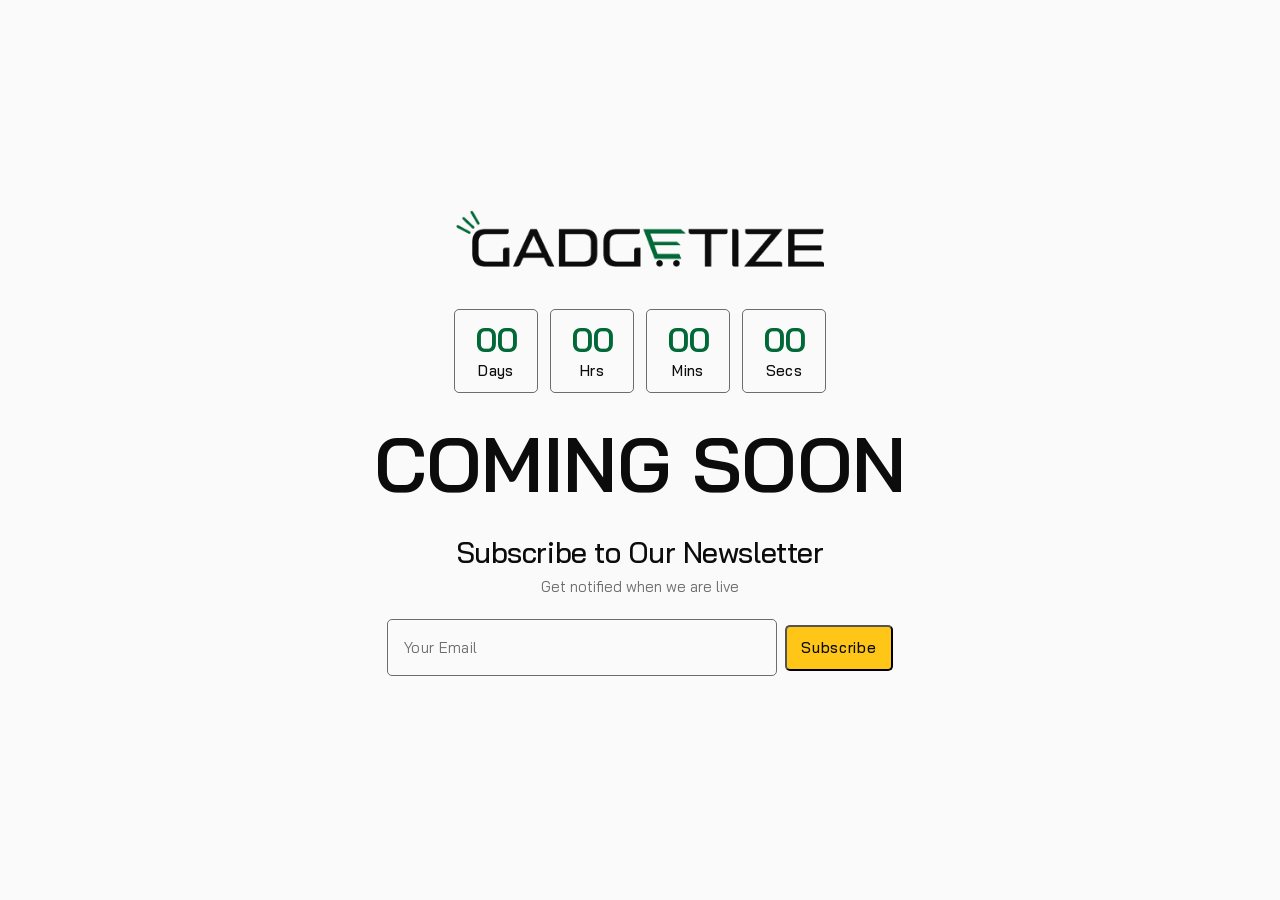
<file: coming-soon.html>
<!DOCTYPE html>
<html lang="en">


<!-- Mirrored from uiparadox.co.uk/templates/gadgetize/coming-soon.html by HTTrack Website Copier/3.x [XR&CO'2014], Sun, 22 Dec 2024 06:13:54 GMT -->
<head>
    <meta charset="UTF-8">
    <meta http-equiv="X-UA-Compatible" content="IE=edge">
    <meta name="viewport" content="width=device-width, initial-scale=1, shrink-to-fit=no">
    <meta name="description" content="Accessory-Store">

    <title>Accessory Store</title>

    <!-- Favicon -->
    <link rel="shortcut icon" type="image/x-icon" href="assets/media/favicon.png">

    <!-- All CSS files -->
    <link rel="stylesheet" href="assets/css/vendor/font-awesome.css">
    <link rel="stylesheet" href="assets/css/vendor/bootstrap.min.css">
    <link rel="stylesheet" href="assets/css/app.css">

</head>

<body class="tt-smooth-scroll">

    <!-- Main Wrapper Start -->
    <div id="scroll-container">

        <!-- Main Sections -->
        <main class="main-wrapper">

        <!-- COMING SOON START -->
        <section class="coming-soon-page">
            <div class="container">
                <div class="row">
                    <div class="cs-block">
                        <div class="title-area text-center">
                            <a href="index.html"><img src="assets/media/cs-logo.png" alt="" class="mb-64"></a>
                        </div>
                        <div class="coming-soon-wrapper mb-32">
                            <ul class="unstyled countdown">
                                <li>
                                    <h2 class="h1">365</h2>
                                    <h6 class="fw-500">Days</h6>
                                </li>
                                <li>
                                    <h2 class="h1">24</h2>
                                    <h6 class="fw-500">Hrs</h6>
                                </li>
                                <li>
                                    <h2 class="h1">60</h2>
                                    <h6 class="fw-500">Min</h6>
                                </li>
                                <li>
                                    <h2 class="h1">60</h2>
                                    <h6 class="fw-500">Secs</h6>
                                </li>
                            </ul>
                        </div>
                        <div class="newsletter">
                            <h3 class="coming-soon-text mb-32">Coming Soon</h3>
                            <div class="newsletter-heading justify-content-center mb-24">
                               
                                <div class="text text-center">
                                    <h3 class="mb-8">Subscribe to Our Newsletter</h3>
                                    <p class="light-gray">Get notified when we are live</p>
                                </div>
                            </div>
                            <form action="https://uiparadox.co.uk/templates/gadgetize/index-3.html">
                                <div class="d-flex align-items-center flex-sm-nowrap flex-wrap gap-12 mb-16">
                                    <input type="email" id="subscribe-emial" class="form-control" name="subscribe-email"
                                        placeholder="Your Email">
                                    <button type="submit" class="cus-btn">
                                        Subscribe
                                    </button>
                                </div>
                            </form>
                        </div>
                    </div>
                </div>
            </div>
        </section>
        <!-- COMING SOON END --> 

        </main>
        <!-- Main Sections -->
    </div>
    <!-- Main Wrapper End -->

    <!-- Back To Top Start -->
    <a href="#main-wrapper" id="backto-top" class="back-to-top"><i class="fas fa-angle-up"></i></a>

    <!-- Mobile Menu Start -->
    <div class="mobile-nav__wrapper">
        <div class="mobile-nav__overlay mobile-nav__toggler"></div>
        <div class="mobile-nav__content">
            <span class="mobile-nav__close mobile-nav__toggler"><i class="fa fa-times"></i></span>
            <div class="logo-box">
                <a href="index.html" aria-label="logo image"><img src="assets/media/mobile-logo.png" alt=""></a>
            </div>
            <div class="mobile-nav__container"></div>
            <ul class="mobile-nav__contact list-unstyled">
                <li>
                    <i class="fas fa-envelope"></i>
                    <a href="mailto:example@company.com">example@company.com</a>
                </li>
                <li>
                    <i class="fa fa-phone-alt"></i>
                    <a href="tel:+12345678">+123 (4567) -890</a>
                </li>
            </ul>
            <div class="mobile-nav__social">
                <a href="#"><i class="fa-brands fa-x-twitter"></i></a>
                <a href="#"><i class="fab fa-facebook"></i></a>
                <a href="#"><i class="fab fa-instagram"></i></a>
            </div>
        </div>
    </div>
    <!-- Mobile Menu End -->

    <!-- Jquery Js -->
    <script src="assets/js/vendor/bootstrap.min.js"></script>
    <script src="assets/js/vendor/jquery-3.6.3.min.js"></script>
    <script src="assets/js/vendor/jquery-validator.js"></script>
    <script src="assets/js/vendor/jquery.countdown.min.js"></script>

    <script src="assets/js/app.js"></script>

</body>


<!-- Mirrored from uiparadox.co.uk/templates/gadgetize/coming-soon.html by HTTrack Website Copier/3.x [XR&CO'2014], Sun, 22 Dec 2024 06:13:54 GMT -->
</html>
</file>
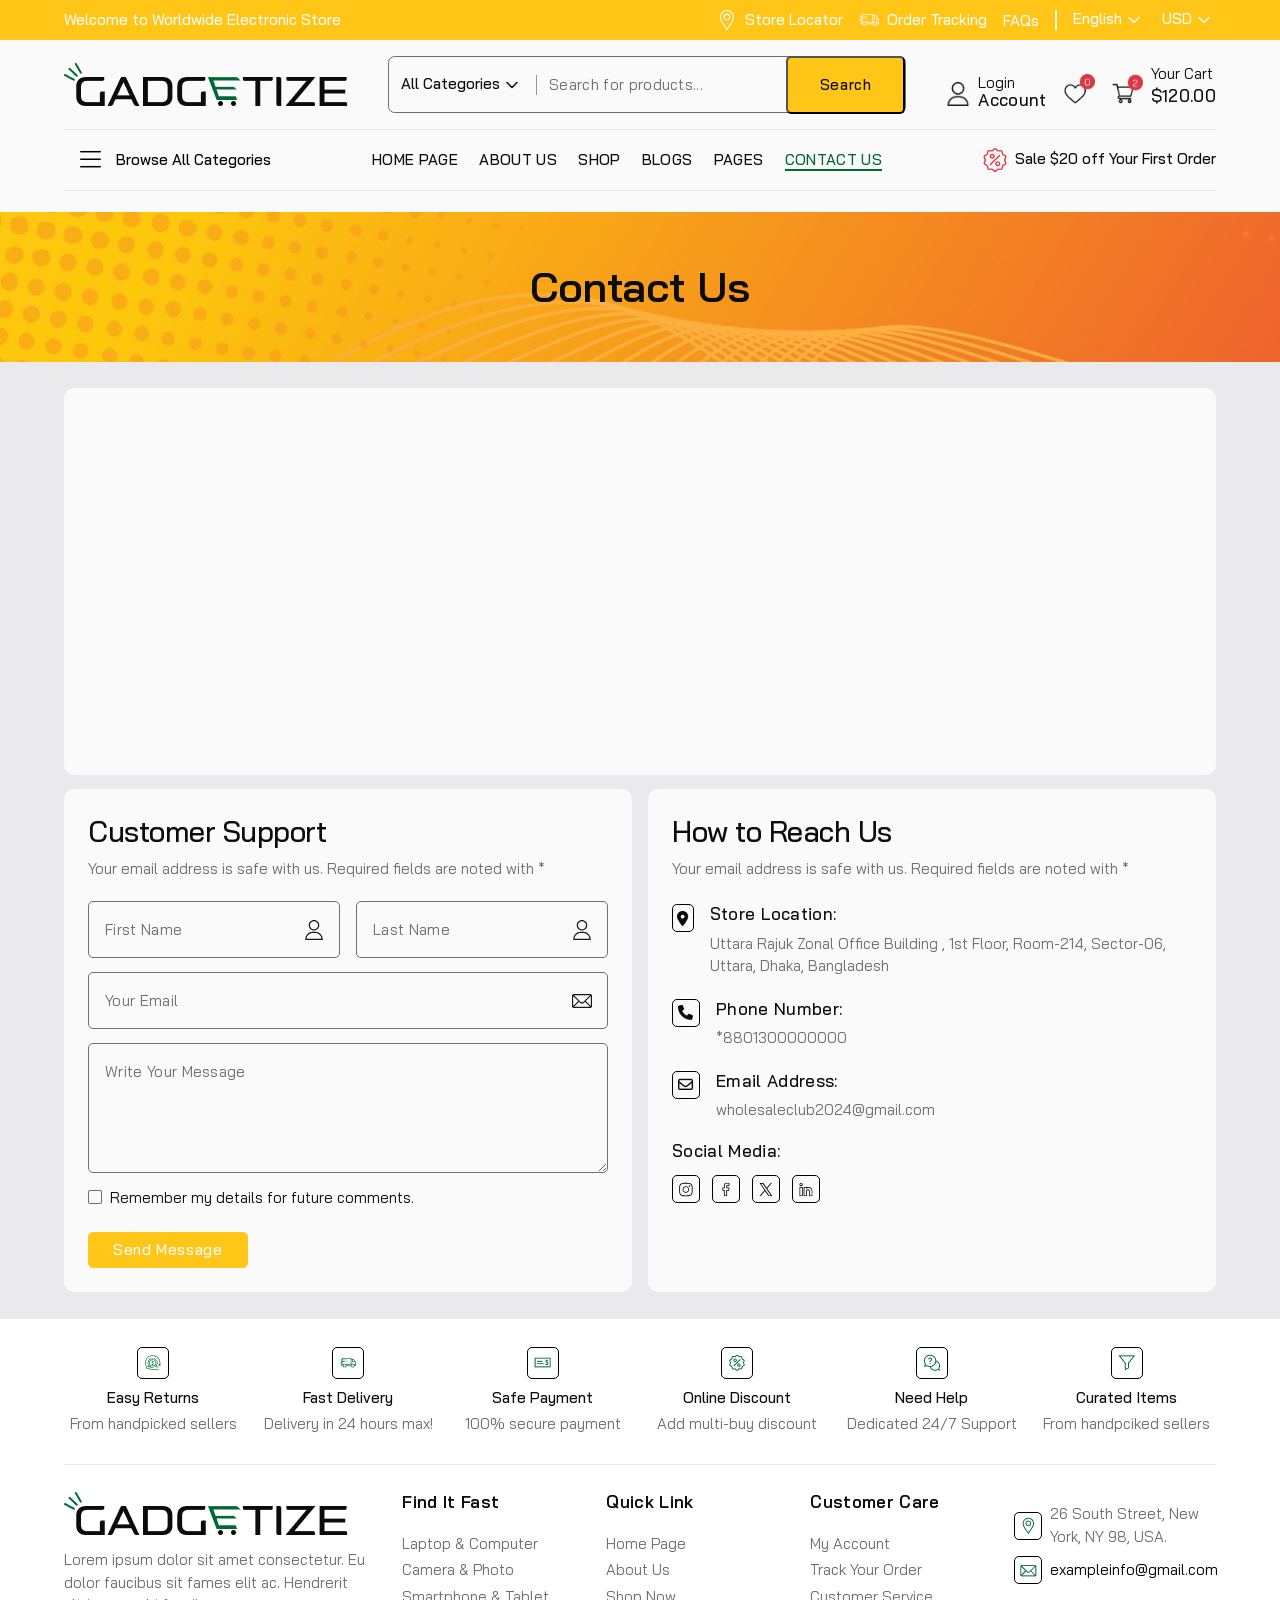
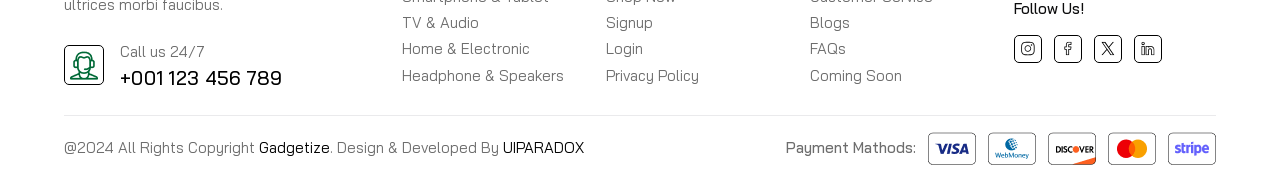
<file: contact.html>
<!DOCTYPE html>
<html lang="en">
  <head>
    <meta charset="UTF-8" />
    <meta http-equiv="X-UA-Compatible" content="IE=edge" />
    <meta
      name="viewport"
      content="width=device-width, initial-scale=1, shrink-to-fit=no"
    />
    <meta name="description" content="Accessory-Store" />

    <title>Accessory Store</title>

    <!-- Favicon -->
    <link
      rel="shortcut icon"
      type="image/x-icon"
      href="assets/media/favicon.png"
    />

    <!-- All CSS files -->
    <link rel="stylesheet" href="assets/css/vendor/font-awesome.css" />
    <link rel="stylesheet" href="assets/css/vendor/bootstrap.min.css" />
    <link rel="stylesheet" href="assets/css/app.css" />
  </head>

  <body class="tt-smooth-scroll">
    <!-- Main Wrapper Start -->
    <div id="scroll-container">
      <!-- Header Menu Start -->
      <header class="mb-24">
        <div class="header-section">
          <div class="header-top bg-color-primary">
            <div class="header-start d-lg-block d-none">
              <p class="fw-500 white">Welcome to Worldwide Electronic Store</p>
            </div>
            <div class="header-end">
              <a
                href="contact.html"
                class="top-bar-links d-sm-flex d-none align-items-center gap-2"
              >
                <svg
                  xmlns="http://www.w3.org/2000/svg"
                  width="20"
                  height="20"
                  viewBox="0 0 20 20"
                  fill="none"
                >
                  <path
                    d="M9.51246 19.7391C9.62113 19.9021 9.8041 20 10 20C10.1959 20 10.3789 19.9021 10.4875 19.7391C11.8742 17.6591 13.9167 15.0903 15.34 12.4778C16.478 10.3889 17.0312 8.60727 17.0312 7.03125C17.0312 3.15422 13.877 0 10 0C6.12297 0 2.96875 3.15422 2.96875 7.03125C2.96875 8.60727 3.52199 10.3889 4.66004 12.4778C6.08227 15.0883 8.12863 17.6634 9.51246 19.7391ZM10 1.17188C13.2309 1.17188 15.8594 3.80039 15.8594 7.03125C15.8594 8.40641 15.3529 10.0046 14.3109 11.9171C13.0841 14.1691 11.3334 16.4534 10 18.3738C8.66684 16.4537 6.91602 14.1692 5.6891 11.9171C4.64715 10.0046 4.14062 8.40641 4.14062 7.03125C4.14062 3.80039 6.76914 1.17188 10 1.17188Z"
                    fill="#FAFAFA"
                  />
                  <path
                    d="M10 10.5469C11.9385 10.5469 13.5156 8.96977 13.5156 7.03125C13.5156 5.09273 11.9385 3.51562 10 3.51562C8.06148 3.51562 6.48438 5.09273 6.48438 7.03125C6.48438 8.96977 8.06148 10.5469 10 10.5469ZM10 4.6875C11.2923 4.6875 12.3438 5.73891 12.3438 7.03125C12.3438 8.32359 11.2923 9.375 10 9.375C8.70766 9.375 7.65625 8.32359 7.65625 7.03125C7.65625 5.73891 8.70766 4.6875 10 4.6875Z"
                    fill="#FAFAFA"
                  />
                </svg>
                <div>
                  <p class="fw-500 white">Store Locator</p>
                </div>
              </a>
              <a
                href="tracking.html"
                class="top-bar-links d-flex align-items-center gap-2"
              >
                <svg
                  xmlns="http://www.w3.org/2000/svg"
                  width="20"
                  height="20"
                  viewBox="0 0 20 20"
                  fill="none"
                >
                  <g clip-path="url(#clip0_7765_205)">
                    <path
                      d="M5.95035 13.125H5.95008C5.73434 13.125 5.55957 13.2999 5.55957 13.5156C5.55957 13.7313 5.73461 13.9063 5.95035 13.9063C6.16609 13.9063 6.34097 13.7313 6.34097 13.5156C6.34097 13.2999 6.16609 13.125 5.95035 13.125Z"
                      fill="#FAFAFA"
                    />
                    <path
                      d="M15.7945 13.125H15.7942C15.5784 13.125 15.4037 13.2999 15.4037 13.5156C15.4037 13.7313 15.5787 13.9063 15.7945 13.9063C16.0102 13.9063 16.1851 13.7313 16.1851 13.5156C16.1851 13.2999 16.0102 13.125 15.7945 13.125Z"
                      fill="#FAFAFA"
                    />
                    <path
                      d="M18.9191 8.43752H18.7649L17.5204 5.54862C17.4587 5.40534 17.3177 5.31253 17.1617 5.31253H14.2318V4.53128C14.2318 4.31558 14.0569 4.14066 13.8412 4.14066H2.82543C2.62227 4.14066 2.45301 4.29636 2.43617 4.49886L2.30731 6.04499H1.0675C0.851761 6.04499 0.676879 6.21991 0.676879 6.43561C0.676879 6.65131 0.851761 6.82624 1.0675 6.82624H2.24219L2.14859 7.94928H1.65344C1.4377 7.94928 1.26282 8.1242 1.26282 8.33991C1.26282 8.55561 1.4377 8.73053 1.65344 8.73053H2.08352L1.98992 9.85354H0.481567C0.265825 9.85354 0.0909424 10.0285 0.0909424 10.2442C0.0909424 10.4599 0.265825 10.6348 0.481567 10.6348H1.92481L1.65488 13.8738C1.64582 13.9827 1.68274 14.0904 1.75668 14.1708C1.83067 14.2512 1.93488 14.2969 2.04414 14.2969H3.74031C4.06277 15.2063 4.93164 15.8594 5.95019 15.8594C6.96874 15.8594 7.83761 15.2063 8.16007 14.2969H13.5844C13.9069 15.2063 14.7758 15.8594 15.7943 15.8594C16.8129 15.8594 17.6817 15.2063 18.0042 14.2969H19.7004C19.9161 14.2969 20.091 14.122 20.091 13.9063V9.60943C20.0909 8.94131 19.5872 8.43752 18.9191 8.43752ZM15.9899 6.09378H16.9046L17.9142 8.43752H15.9899V6.09378ZM3.18035 9.85354H2.77387L2.86746 8.73053H5.91472C6.13046 8.73053 6.30534 8.55561 6.30534 8.33991C6.30534 8.1242 6.13046 7.94928 5.91472 7.94928H2.93258L3.02617 6.82624H4.15691C4.37265 6.82624 4.54754 6.65131 4.54754 6.43561C4.54754 6.21991 4.37265 6.04499 4.15691 6.04499H3.09125L3.18484 4.9219H13.4506V11.7578H7.49882C7.08558 11.3933 6.54323 11.1719 5.95019 11.1719C5.35714 11.1719 4.8148 11.3933 4.40156 11.7578H2.6152L2.70879 10.6348H3.18035C3.39609 10.6348 3.57097 10.4599 3.57097 10.2442C3.57097 10.0285 3.39609 9.85354 3.18035 9.85354ZM2.46871 13.5156L2.55008 12.5391H3.81969C3.68281 12.8365 3.60644 13.1673 3.60644 13.5156H2.46871ZM5.95019 15.0781C5.08863 15.0781 4.38769 14.3772 4.38769 13.5156C4.38769 12.6541 5.08863 11.9531 5.95019 11.9531C6.81175 11.9531 7.51269 12.6541 7.51269 13.5156C7.51269 14.3772 6.81175 15.0781 5.95019 15.0781ZM8.29393 13.5156C8.29393 13.1673 8.21757 12.8365 8.08069 12.5391H13.6638C13.5269 12.8365 13.4506 13.1673 13.4506 13.5156H8.29393ZM15.7943 15.0781C14.9327 15.0781 14.2318 14.3772 14.2318 13.5156C14.2318 12.6541 14.9327 11.9531 15.7943 11.9531C16.6558 11.9531 17.3568 12.6541 17.3568 13.5156C17.3568 14.3772 16.6558 15.0781 15.7943 15.0781ZM19.3097 13.5156H18.138C18.138 13.1673 18.0617 12.8365 17.9248 12.5391H19.3097V13.5156H19.3097ZM19.3097 11.7578H17.3429C16.9297 11.3933 16.3873 11.1719 15.7943 11.1719C15.2012 11.1719 14.6589 11.3933 14.2456 11.7578H14.2318V6.09378H15.2086V8.82815C15.2086 9.04385 15.3835 9.21877 15.5993 9.21877H18.9191C19.16 9.21877 19.3097 9.36846 19.3097 9.6094V11.7578Z"
                      fill="#FAFAFA"
                    />
                    <path
                      d="M7.75232 6.43561C7.75232 6.21991 7.57744 6.04499 7.3617 6.04499H5.91467C5.69893 6.04499 5.52405 6.21991 5.52405 6.43561C5.52405 6.65132 5.69893 6.82624 5.91467 6.82624H7.3617C7.57744 6.82624 7.75232 6.65132 7.75232 6.43561Z"
                      fill="#FAFAFA"
                    />
                    <path
                      d="M7.28186 8.33991C7.28186 8.55561 7.45674 8.73053 7.67248 8.73053H8.396C8.61174 8.73053 8.78662 8.55561 8.78662 8.33991C8.78662 8.1242 8.61174 7.94928 8.396 7.94928H7.67248C7.45674 7.94928 7.28186 8.12416 7.28186 8.33991Z"
                      fill="#FAFAFA"
                    />
                  </g>
                  <defs>
                    <clipPath id="clip0_7765_205">
                      <rect
                        width="20"
                        height="20"
                        fill="white"
                        transform="translate(0.0909424)"
                      />
                    </clipPath>
                  </defs>
                </svg>
                <p class="fw-500 white">Order Tracking</p>
              </a>
              <div class="d-sm-block d-none">
                <a href="about.html"
                  ><span class="fw-500 top-bar-links">FAQs</span></a
                >
              </div>
              <div class="vr-line d-sm-block d-none"></div>
              <div class="drop-container">
                <div class="wrapper-dropdown white" id="dropdown">
                  <span class="selected-display" id="destination">English</span>
                  <svg
                    id="drp-arrow"
                    width="24"
                    height="24"
                    viewBox="0 0 24 24"
                    fill="none"
                    xmlns="http://www.w3.org/2000/svg"
                    class="arrow transition-all ml-auto rotate-180"
                  >
                    <path
                      d="M7 14.5l5-5 5 5"
                      stroke="currentColor"
                      stroke-width="1.5"
                      stroke-linecap="round"
                      stroke-linejoin="round"
                    ></path>
                  </svg>
                  <ul class="topbar-dropdown bg-lightest-gray">
                    <li class="item dark-black">English</li>
                    <li class="item dark-black">Spanish</li>
                    <li class="item dark-black">Italian</li>
                    <li class="item dark-black">Arabic</li>
                  </ul>
                </div>
              </div>
              <div class="drop-container">
                <div class="wrapper-dropdown white" id="dropdown2">
                  <span class="selected-display" id="destination2">USD</span>
                  <svg
                    id="drp-arrow2"
                    width="24"
                    height="24"
                    viewBox="0 0 24 24"
                    fill="none"
                    xmlns="http://www.w3.org/2000/svg"
                    class="arrow transition-all ml-auto rotate-180"
                  >
                    <path
                      d="M7 14.5l5-5 5 5"
                      stroke="currentColor"
                      stroke-width="1.5"
                      stroke-linecap="round"
                      stroke-linejoin="round"
                    ></path>
                  </svg>
                  <ul class="topbar-dropdown bg-lightest-gray">
                    <li class="item dark-black">USD</li>
                    <li class="item dark-black">AED</li>
                    <li class="item dark-black">EUR</li>
                    <li class="item dark-black">GBP</li>
                  </ul>
                </div>
              </div>
            </div>
          </div>
          <div class="container-fluid">
            <div class="header-center">
              <a href="index.html" class="header-logo">
                <img src="assets/media/logo.png" alt="" />
              </a>
              <div class="mixin-container d-xl-flex d-none">
                <div class="drop-container">
                  <div class="wrapper-dropdown" id="dropdown3">
                    <span
                      class="selected-display black fw-500"
                      id="destination3"
                      >All Categories</span
                    >
                    <svg
                      id="drp-arrow3"
                      width="24"
                      height="24"
                      viewBox="0 0 24 24"
                      fill="none"
                      xmlns="http://www.w3.org/2000/svg"
                      class="arrow transition-all ml-auto rotate-180"
                    >
                      <path
                        d="M7 14.5l5-5 5 5"
                        stroke="currentColor"
                        stroke-width="1.5"
                        stroke-linecap="round"
                        stroke-linejoin="round"
                      ></path>
                    </svg>
                    <ul class="topbar-dropdown bg-lightest-gray box-shadow-1">
                      <li class="item dark-black">Digital & Electronics</li>
                      <li class="item dark-black">Camera & Photo</li>
                      <li class="item dark-black">Computer Hardware</li>
                      <li class="item dark-black">Gamepad & Console</li>
                      <li class="item dark-black">Headphone & Speaker</li>
                      <li class="item dark-black">Laptop & Computer</li>
                      <li class="item dark-black">Smartphone & Tablet</li>
                      <li class="item dark-black">TV & Audio</li>
                      <li class="item dark-black">Watches & Eyewear</li>
                      <li class="item dark-black">Fan & AC</li>
                    </ul>
                  </div>
                </div>
                <div class="vr-line vr-line-2"></div>
                <form
                  action="https://uiparadox.co.uk/templates/gadgetize/index.html"
                  method="post"
                >
                  <div class="input-field">
                    <input
                      type="text"
                      name="search"
                      id="searchInput"
                      class="form-control"
                      placeholder="Search for products..."
                    />
                    <button type="submit" class="cus-btn">Search</button>
                  </div>
                </form>
              </div>
              <div class="header-buttons">
                <a
                  href="register.html"
                  class="button-block align-items-sm-unset align-items-end"
                >
                  <img
                    src="assets/media/users/user-3.png"
                    alt=""
                    class="user"
                  />
                  <div>
                    <p>Login</p>
                    <h6>Account</h6>
                  </div>
                </a>
                <a href="wishlist.html" class="button-block d-sm-flex d-none">
                  <img src="assets/media/icons/wishlist.png" alt="" />
                </a>
                <a href="#" class="button-block d-sm-flex d-none cart-button">
                  <img src="assets/media/icons/cart.png" alt="" />
                  <div>
                    <p>Your Cart</p>
                    <h6>$120.00</h6>
                  </div>
                </a>
              </div>
            </div>
            <div class="mixin-container d-xl-none d-flex">
              <div class="drop-container">
                <div class="wrapper-dropdown" id="dropdown4">
                  <span class="selected-display black fw-500" id="destination4"
                    >All Categories</span
                  >
                  <svg
                    id="drp-arrow4"
                    width="24"
                    height="24"
                    viewBox="0 0 24 24"
                    fill="none"
                    xmlns="http://www.w3.org/2000/svg"
                    class="arrow transition-all ml-auto rotate-180"
                  >
                    <path
                      d="M7 14.5l5-5 5 5"
                      stroke="currentColor"
                      stroke-width="1.5"
                      stroke-linecap="round"
                      stroke-linejoin="round"
                    ></path>
                  </svg>
                  <ul class="topbar-dropdown bg-lightest-gray box-shadow-1">
                    <li class="item dark-black">Digital & Electronics</li>
                    <li class="item dark-black">Camera & Photo</li>
                    <li class="item dark-black">Computer Hardware</li>
                    <li class="item dark-black">Gamepad & Console</li>
                    <li class="item dark-black">Headphone & Speaker</li>
                    <li class="item dark-black">Laptop & Computer</li>
                    <li class="item dark-black">Smartphone & Tablet</li>
                    <li class="item dark-black">TV & Audio</li>
                    <li class="item dark-black">Watches & Eyewear</li>
                    <li class="item dark-black">Fan & AC</li>
                  </ul>
                </div>
              </div>
              <div class="vr-line vr-line-2"></div>
              <div class="input-field">
                <input
                  type="text"
                  name="search"
                  id="searchInput2"
                  class="form-control"
                  placeholder="Search for products..."
                />
                <button type="submit" class="cus-btn">Search</button>
              </div>
            </div>

            <div class="header-bottom-area">
              <nav
                class="navigation d-flex align-items-center justify-content-between"
              >
                <!-- Categories Dropdown -->
                <div class="nav-container">
                  <nav class="all-category-nav">
                    <label class="open-menu-all" for="open-menu-all">
                      <input
                        class="input-menu-all"
                        id="open-menu-all"
                        type="checkbox"
                        name="menu-open"
                      />
                      <span class="all-navigator"
                        ><i class="fas fa-bars" aria-hidden="true"></i>
                        <span>Browse All Categories</span>
                      </span>
                      <span class="all-category-list list-unstyled">
                        <span class="all-category-list-item"
                          ><a
                            href="shop-grid-1.html"
                            class="all-category-list-link dark-black fw-500"
                            >Value Of The Day
                          </a>
                        </span>
                        <span class="all-category-list-item"
                          ><a
                            href="shop-grid-1.html"
                            class="all-category-list-link dark-black fw-500"
                            >Top 100 Offers</a
                          ></span
                        >
                        <span class="all-category-list-item"
                          ><a
                            href="shop-grid-1.html"
                            class="all-category-list-link dark-black fw-500"
                            >New Arrivals</a
                          ></span
                        >
                        <span class="all-category-list-item"
                          ><a
                            href="javascript:;"
                            class="all-category-list-link d-flex align-items-center justify-content-between"
                            >Laptop & Computer<i
                              class="fas fa-angle-right"
                              aria-hidden="true"
                            ></i
                          ></a>
                          <span class="category-second-list">
                            <span class="sub-menu-main-wrapper">
                              <span class="wrapper-1">
                                <span
                                  class="category-second-list-ul list-unstyled mb-40"
                                >
                                  <span class="dark-black fw-500 mb-16"
                                    >Brands</span
                                  >
                                  <span class="category-second-item"
                                    ><a href="#">Apple </a></span
                                  >
                                  <span class="category-second-item"
                                    ><a href="#">Dell</a></span
                                  >
                                  <span class="category-second-item"
                                    ><a href="#">Asus </a></span
                                  >
                                  <span class="category-second-item"
                                    ><a href="#">Acer </a></span
                                  >
                                  <span class="category-second-item"
                                    ><a href="#">MSI </a></span
                                  >
                                  <span class="category-second-item"
                                    ><a href="#">Lenovo </a></span
                                  >
                                </span>
                                <span
                                  class="category-second-list-ul list-unstyled"
                                >
                                  <span class="dark-black fw-500 mb-16"
                                    >Devices</span
                                  >
                                  <span class="category-second-item"
                                    ><a href="#">Printer and Ink</a></span
                                  >
                                  <span class="category-second-item"
                                    ><a href="#">Project and Screen</a></span
                                  >
                                  <span class="category-second-item"
                                    ><a href="#">Network Adaptor</a></span
                                  >
                                  <span class="category-second-item"
                                    ><a href="#">Photocopy and Scanner</a></span
                                  >
                                </span>
                              </span>
                              <span class="wrapper-1">
                                <span
                                  class="category-second-list-ul list-unstyled mb-40"
                                >
                                  <span class="dark-black fw-500 mb-16"
                                    >Models</span
                                  >
                                  <span class="category-second-item"
                                    ><a href="#">Office Computer</a></span
                                  >
                                  <span class="category-second-item"
                                    ><a href="#">Business Computer</a></span
                                  >
                                  <span class="category-second-item"
                                    ><a href="#">Gaming Computer</a></span
                                  >
                                  <span class="category-second-item"
                                    ><a href="#">Programming Computer</a></span
                                  >
                                </span>
                                <span
                                  class="category-second-list-ul list-unstyled"
                                >
                                  <span class="dark-black fw-500 mb-16"
                                    >Prices</span
                                  >
                                  <span class="category-second-item"
                                    ><a href="#">Up to $200</a></span
                                  >
                                  <span class="category-second-item"
                                    ><a href="#">$500 to $1000</a></span
                                  >
                                  <span class="category-second-item"
                                    ><a href="#">$1000 to $2000</a></span
                                  >
                                  <span class="category-second-item"
                                    ><a href="#">$2000 to $3000</a></span
                                  >
                                  <span class="category-second-item"
                                    ><a href="#">$3000 to $4000</a></span
                                  >
                                  <span class="category-second-item"
                                    ><a href="#">$4000 to $5000</a></span
                                  >
                                </span>
                              </span>
                            </span>
                            <span class="img-product-menu">
                              <span class="image-content">
                                <span class="h6 d-block fw-400 white mb-4p"
                                  >LCD</span
                                >
                                <span class="h6 d-block fw-500 white mb-24"
                                  >Radient View LCD</span
                                >
                                <span class="d-block text-16 white mb-4p"
                                  >Just from:</span
                                >
                                <span class="d-block h4 color-ter mb-32"
                                  >$840.99</span
                                >
                                <a href="shop-list-1.html" class="cus-btn-3 sec"
                                  >Shop Now</a
                                >
                              </span>
                            </span>
                          </span>
                        </span>
                        <span class="all-category-list-item"
                          ><a
                            href="javascript:;"
                            class="all-category-list-link d-flex align-items-center justify-content-between"
                            >Computer Hardware<i
                              class="fas fa-angle-right"
                              aria-hidden="true"
                            ></i
                          ></a>
                          <span class="category-second-list">
                            <span class="sub-menu-main-wrapper">
                              <span class="wrapper-1">
                                <span
                                  class="category-second-list-ul list-unstyled mb-40"
                                >
                                  <span class="dark-black fw-500 mb-16"
                                    >Hardware</span
                                  >
                                  <span class="category-second-item"
                                    ><a href="#">CPU, Processor </a></span
                                  >
                                  <span class="category-second-item"
                                    ><a href="#">Motherboard</a></span
                                  >
                                  <span class="category-second-item"
                                    ><a href="#">RAM, Memory</a></span
                                  >
                                  <span class="category-second-item"
                                    ><a href="#">VGA, Graphic Card </a></span
                                  >
                                  <span class="category-second-item"
                                    ><a href="#">PSU, Power Supply</a></span
                                  >
                                  <span class="category-second-item"
                                    ><a href="#">Cooling Systems</a></span
                                  >
                                </span>
                                <span
                                  class="category-second-list-ul list-unstyled"
                                >
                                  <span class="dark-black fw-500 mb-16"
                                    >Others</span
                                  >
                                  <span class="category-second-item"
                                    ><a href="#">Security</a></span
                                  >
                                  <span class="category-second-item"
                                    ><a href="#">Barcode Scanner</a></span
                                  >
                                  <span class="category-second-item"
                                    ><a href="#">Attendence Machines</a></span
                                  >
                                  <span class="category-second-item"
                                    ><a href="#">Bill Counters</a></span
                                  >
                                </span>
                              </span>
                              <span class="wrapper-1">
                                <span
                                  class="category-second-list-ul list-unstyled mb-40"
                                >
                                  <span class="dark-black fw-500 mb-16"
                                    >Peripherals</span
                                  >
                                  <span class="category-second-item"
                                    ><a href="#">Mointer</a></span
                                  >
                                  <span class="category-second-item"
                                    ><a href="#">Mouse</a></span
                                  >
                                  <span class="category-second-item"
                                    ><a href="#">Keyboard</a></span
                                  >
                                  <span class="category-second-item"
                                    ><a href="#">Microphone</a></span
                                  >
                                </span>
                              </span>
                            </span>
                            <span class="img-product-menu v-2">
                              <span class="image-content">
                                <span class="d-block h6 fw-400 white mb-4p"
                                  >LAPTOP</span
                                >
                                <span class="d-block h6 fw-500 white mb-24"
                                  >MACBOOK M1</span
                                >
                                <span class="d-block text-16 white mb-4p"
                                  >Just from:</span
                                >
                                <span class="d-block h4 color-ter mb-32"
                                  >$340.99</span
                                >
                                <a href="shop-list-1.html" class="cus-btn-3 sec"
                                  >Shop Now</a
                                >
                              </span>
                            </span>
                          </span>
                        </span>
                        <span class="all-category-list-item"
                          ><a
                            href="shop-grid-2.html"
                            class="all-category-list-link"
                            >Camera & Photo</a
                          ></span
                        >
                        <span class="all-category-list-item"
                          ><a
                            href="javascript:;"
                            class="all-category-list-link d-flex align-items-center justify-content-between"
                            >Smartphone & Tablets<i
                              class="fas fa-angle-right"
                              aria-hidden="true"
                            ></i
                          ></a>
                          <span class="category-second-list">
                            <span class="sub-menu-main-wrapper">
                              <span class="wrapper-1">
                                <span
                                  class="category-second-list-ul list-unstyled mb-40"
                                >
                                  <span class="dark-black fw-500 mb-16"
                                    >Brands</span
                                  >
                                  <span class="category-second-item"
                                    ><a href="#">Apple </a></span
                                  >
                                  <span class="category-second-item"
                                    ><a href="#">Samsung</a></span
                                  >
                                  <span class="category-second-item"
                                    ><a href="#">Xiaomi</a></span
                                  >
                                  <span class="category-second-item"
                                    ><a href="#">Oppo </a></span
                                  >
                                  <span class="category-second-item"
                                    ><a href="#"> Huawei</a></span
                                  >
                                  <span class="category-second-item"
                                    ><a href="#">Nokia </a></span
                                  >
                                  <span class="category-second-item"
                                    ><a href="#">Vivo </a></span
                                  >
                                </span>

                                <span
                                  class="category-second-list-ul list-unstyled"
                                >
                                  <span class="dark-black fw-500 mb-16"
                                    >Display Sizes</span
                                  >
                                  <span class="category-second-item"
                                    ><a href="#">Up to 6 Inches</a></span
                                  >
                                  <span class="category-second-item"
                                    ><a href="#">6 Inch - 8 Inch</a></span
                                  >
                                  <span class="category-second-item"
                                    ><a href="#">8 Inch - 10 Inch</a></span
                                  >
                                </span>
                              </span>
                              <span class="wrapper-1">
                                <span
                                  class="category-second-list-ul list-unstyled mb-40"
                                >
                                  <span class="dark-black fw-500 mb-16"
                                    >Conditions</span
                                  >
                                  <span class="category-second-item"
                                    ><a href="#">All New</a></span
                                  >
                                  <span class="category-second-item"
                                    ><a href="#">Renewed</a></span
                                  >
                                  <span class="category-second-item"
                                    ><a href="#">Refurbished</a></span
                                  >
                                  <span class="category-second-item"
                                    ><a href="#">Used</a></span
                                  >
                                </span>
                                <span
                                  class="category-second-list-ul list-unstyled"
                                >
                                  <span class="dark-black fw-500 mb-16"
                                    >Prices</span
                                  >
                                  <span class="category-second-item"
                                    ><a href="#">Up to $200</a></span
                                  >
                                  <span class="category-second-item"
                                    ><a href="#">$500 to $1000</a></span
                                  >
                                  <span class="category-second-item"
                                    ><a href="#">$1000 to $2000</a></span
                                  >
                                  <span class="category-second-item"
                                    ><a href="#">$2000 to $3000</a></span
                                  >
                                  <span class="category-second-item"
                                    ><a href="#">$3000 to $4000</a></span
                                  >
                                  <span class="category-second-item"
                                    ><a href="#">$4000 to $5000</a></span
                                  >
                                </span>
                              </span>
                            </span>
                            <span class="img-product-menu v-3">
                              <span class="image-content">
                                <span class="d-block h6 fw-400 white mb-4p"
                                  >MOBIME</span
                                >
                                <span class="d-block h6 fw-500 white mb-24"
                                  >Mobile Phone</span
                                >
                                <span class="text-16 white mb-4p"
                                  >Just from:</span
                                >
                                <span class="d-block h4 color-ter mb-32"
                                  >$500.99</span
                                >
                                <a href="shop-list-1.html" class="cus-btn-3 sec"
                                  >Shop Now</a
                                >
                              </span>
                            </span>
                          </span>
                        </span>
                        <span class="all-category-list-item"
                          ><a
                            href="javascript:;"
                            class="all-category-list-link d-flex align-items-center justify-content-between"
                            >TV & Audio<i
                              class="fas fa-angle-right"
                              aria-hidden="true"
                            ></i
                          ></a>
                          <span class="category-second-list">
                            <span class="sub-menu-main-wrapper">
                              <span class="wrapper-1">
                                <span
                                  class="category-second-list-ul list-unstyled mb-40"
                                >
                                  <span class="dark-black fw-500 mb-16"
                                    >Brands</span
                                  >
                                  <span class="category-second-item"
                                    ><a href="#">Sony </a></span
                                  >
                                  <span class="category-second-item"
                                    ><a href="#">LG</a></span
                                  >
                                  <span class="category-second-item"
                                    ><a href="#">Samsung </a></span
                                  >
                                  <span class="category-second-item"
                                    ><a href="#">Panasonic</a></span
                                  >
                                  <span class="category-second-item"
                                    ><a href="#">Toshiba </a></span
                                  >
                                </span>
                                <span
                                  class="category-second-list-ul list-unstyled"
                                >
                                  <span class="dark-black fw-500 mb-16"
                                    >Department</span
                                  >
                                  <span class="category-second-item"
                                    ><a href="#">Smart TVs</a></span
                                  >
                                  <span class="category-second-item"
                                    ><a href="#">LED TVs</a></span
                                  >
                                  <span class="category-second-item"
                                    ><a href="#">Curved TVs</a></span
                                  >
                                  <span class="category-second-item"
                                    ><a href="#">OLED TVs</a></span
                                  >
                                  <span class="category-second-item"
                                    ><a href="#">Plasma TVs</a></span
                                  >
                                  <span class="category-second-item"
                                    ><a href="#">Smart TVs 4K</a></span
                                  >
                                </span>
                              </span>
                              <span class="wrapper-1">
                                <span
                                  class="category-second-list-ul list-unstyled"
                                >
                                  <span class="dark-black fw-500 mb-16"
                                    >Prices</span
                                  >
                                  <span class="category-second-item"
                                    ><a href="#">Up to $200</a></span
                                  >
                                  <span class="category-second-item"
                                    ><a href="#">$500 to $1000</a></span
                                  >
                                  <span class="category-second-item"
                                    ><a href="#">$1000 to $2000</a></span
                                  >
                                  <span class="category-second-item"
                                    ><a href="#">$2000 to $3000</a></span
                                  >
                                  <span class="category-second-item"
                                    ><a href="#">$3000 to $4000</a></span
                                  >
                                  <span class="category-second-item"
                                    ><a href="#">$4000 to $5000</a></span
                                  >
                                  <span class="category-second-item"
                                    ><a href="#">$5000 to $6000</a></span
                                  >
                                </span>
                              </span>
                            </span>
                            <span class="img-product-menu v-4">
                              <span class="image-content">
                                <span class="d-block h6 fw-400 white mb-4p"
                                  >HEADPHONE</span
                                >
                                <span class="d-block h6 fw-500 white mb-24"
                                  >Bass Headphones</span
                                >
                                <span class="text-16 white mb-4p"
                                  >Just from:</span
                                >
                                <span class="d-block h4 color-ter mb-32"
                                  >$180.00</span
                                >
                                <a href="shop-list-1.html" class="cus-btn-3 sec"
                                  >Shop Now</a
                                >
                              </span>
                            </span>
                          </span>
                        </span>
                        <span class="all-category-list-item"
                          ><a
                            href="shop-grid-3.html"
                            class="all-category-list-link"
                            >Home & Electronic</a
                          ></span
                        >
                        <span class="all-category-list-item"
                          ><a
                            href="shop-grid-4.html"
                            class="all-category-list-link"
                            >Headphone & Speakers</a
                          >
                        </span>
                        <span class="all-category-list-item"
                          ><a
                            href="shop-grid-sidebar-1.html"
                            class="all-category-list-link"
                            >Watches & Eyewear</a
                          ></span
                        >
                        <span class="all-category-list-item"
                          ><a
                            href="shop-grid-sidebar-2.html"
                            class="all-category-list-link"
                            >Gamepad & Console</a
                          ></span
                        >
                      </span>
                    </label>
                  </nav>
                </div>
                <!-- Categories Dropdown -->
                <div class="menu-button-right">
                  <div class="main-menu__nav">
                    <ul class="main-menu__list">
                      <li>
                        <a href="index.html">Home Page</a>
                      </li>
                      <li>
                        <a href="about.html">About Us</a>
                      </li>
                      <!--  -->
                      <li class="dropdown">
                        <a href="javascript:void(0);">Shop</a>
                        <ul class="sub-menu">
                          <li class="dropdown">
                            <a href="javascript:void(0);">Shop Grid</a>
                            <ul class="sub-menu">
                              <li>
                                <a href="shop-grid-1.html">Shop Grid 1</a>
                              </li>
                              <li>
                                <a href="shop-grid-2.html">Shop Grid 2</a>
                              </li>
                              <li>
                                <a href="shop-grid-3.html">Shop Grid 3</a>
                              </li>
                              <li>
                                <a href="shop-grid-4.html">Shop Grid 4</a>
                              </li>
                            </ul>
                          </li>
                          <li class="dropdown">
                            <a href="javascript:void(0);"
                              >Shop Grid with Sidebar</a
                            >
                            <ul class="sub-menu">
                              <li>
                                <a href="shop-grid-sidebar-1.html"
                                  >Shop Grid Sidebar 1</a
                                >
                              </li>
                              <li>
                                <a href="shop-grid-sidebar-2.html"
                                  >Shop Grid Sidebar 2</a
                                >
                              </li>
                            </ul>
                          </li>
                          <li class="dropdown">
                            <a href="javascript:void(0);">Shop List</a>
                            <ul class="sub-menu">
                              <li>
                                <a href="shop-list-1.html">Shop List 1</a>
                              </li>
                            </ul>
                          </li>
                          <li class="dropdown">
                            <a href="javascript:void(0);"
                              >Shop List with Sidebar</a
                            >
                            <ul class="sub-menu">
                              <li>
                                <a href="shop-list-sidebar-1.html"
                                  >Shop List Sidebar 1</a
                                >
                              </li>
                            </ul>
                          </li>
                          <li><a href="shop-detail.html">Shop Detail 1</a></li>
                          <li>
                            <a href="shop-detail-2.html">Shop Detail 2</a>
                          </li>
                          <li><a href="wishlist.html">Wishlist</a></li>
                          <li><a href="cart.html">Cart</a></li>
                          <li><a href="checkout.html">Checkout</a></li>
                        </ul>
                      </li>

                      <!--  -->
                      <li class="dropdown">
                        <a href="javascript:void(0);">Blogs</a>
                        <ul>
                          <li><a href="blog-grid.html">Blog Grid</a></li>
                          <li>
                            <a href="blog-grid-sidebar-1.html"
                              >Blog Grid Sidebar 1</a
                            >
                          </li>
                          <li>
                            <a href="blog-grid-sidebar-2.html"
                              >Blog Grid Sidebar 2</a
                            >
                          </li>
                          <li>
                            <a href="blog-list-sidebar-1.html"
                              >Blog List Sidebar 1</a
                            >
                          </li>
                          <li><a href="blog-detail.html">Blog Detail</a></li>
                        </ul>
                      </li>
                      <li class="dropdown">
                        <a href="javascript:void(0);">Pages</a>
                        <ul>
                          <li><a href="tracking.html">Tracking</a></li>
                          <li><a href="register.html">Register</a></li>
                          <li><a href="404.html">404</a></li>
                          <li><a href="coming-soon.html">Coming Soon</a></li>
                        </ul>
                      </li>
                      <li>
                        <a href="contact.html" class="active">Contact Us</a>
                      </li>
                    </ul>
                  </div>
                </div>
                <div class="main-menu__right">
                  <div class="d-sm-flex d-none gap-2">
                    <svg
                      xmlns="http://www.w3.org/2000/svg"
                      width="24"
                      height="24"
                      viewBox="0 0 24 24"
                      fill="none"
                    >
                      <g clip-path="url(#clip0_7572_706)">
                        <path
                          d="M22.4042 12.3108C22.3076 12.1133 22.3076 11.8867 22.4042 11.6891L23.2993 9.85799C23.7977 8.83841 23.4028 7.62319 22.4003 7.0913L20.5999 6.13599C20.4056 6.03296 20.2724 5.84959 20.2344 5.63307L19.8823 3.62548C19.6862 2.5077 18.6523 1.75658 17.5288 1.91553L15.5107 2.201C15.2929 2.23175 15.0775 2.16172 14.9195 2.00886L13.4546 0.591743C12.6389 -0.197346 11.3611 -0.197393 10.5455 0.591743L9.08059 2.009C8.92253 2.16191 8.70714 2.2318 8.48936 2.20114L6.47126 1.91567C5.34744 1.75663 4.31385 2.50784 4.11778 3.62562L3.76565 5.63312C3.72764 5.84968 3.59447 6.03301 3.40027 6.13609L1.59981 7.09139C0.597345 7.62323 0.202473 8.83855 0.700845 9.85813L1.59592 11.6892C1.69248 11.8868 1.69248 12.1134 1.59592 12.3109L0.700798 14.1421C0.202426 15.1616 0.597298 16.3769 1.59976 16.9087L3.40022 17.864C3.59447 17.9671 3.72764 18.1505 3.76565 18.367L4.11778 20.3746C4.29628 21.3921 5.1688 22.1057 6.17159 22.1056C6.27036 22.1056 6.37058 22.0987 6.47131 22.0845L8.48941 21.799C8.70705 21.7681 8.92258 21.8383 9.08064 21.9911L10.5455 23.4083C10.9534 23.8028 11.4766 24.0001 12 24C12.5233 24 13.0469 23.8027 13.4546 23.4083L14.9195 21.9911C15.0776 21.8383 15.293 21.7684 15.5107 21.799L17.5288 22.0845C18.6528 22.2435 19.6862 21.4923 19.8823 20.3745L20.2345 18.367C20.2725 18.1505 20.4057 17.9671 20.5999 17.864L22.4003 16.9087C23.4028 16.3769 23.7977 15.1616 23.2993 14.142L22.4042 12.3108ZM21.7515 15.6859L19.9511 16.6412C19.377 16.9459 18.9833 17.4876 18.8711 18.1278L18.519 20.1353C18.4526 20.5135 18.103 20.7675 17.7227 20.7138L15.7046 20.4284C15.061 20.3372 14.4242 20.5443 13.9571 20.9962L12.4921 22.4132C12.2162 22.6801 11.7839 22.6801 11.5079 22.4132L10.043 20.9961C9.64824 20.6142 9.13215 20.4073 8.59338 20.4073C8.49466 20.4073 8.39514 20.4142 8.29549 20.4283L6.27739 20.7138C5.89742 20.7675 5.5475 20.5135 5.48113 20.1353L5.12896 18.1277C5.01665 17.4876 4.62299 16.9457 4.04892 16.6412L2.24846 15.6859C1.90928 15.5059 1.77568 15.0948 1.94429 14.7498L2.83941 12.9187C3.12478 12.3348 3.12478 11.6651 2.83941 11.0813L1.94429 9.25011C1.77568 8.90516 1.90928 8.49403 2.24846 8.31407L4.04892 7.35877C4.62295 7.05413 5.01665 6.51235 5.12891 5.87223L5.48104 3.86468C5.54741 3.48649 5.897 3.23243 6.2773 3.28615L8.29539 3.57162C8.93875 3.66269 9.57582 3.45565 10.0429 3.00382L11.5079 1.58671C11.7838 1.3198 12.2161 1.3198 12.4921 1.58671L13.957 3.00382C14.4241 3.4557 15.0611 3.66269 15.7045 3.57162L17.7226 3.28615C18.1026 3.23238 18.4525 3.48649 18.5189 3.86468L18.871 5.87227C18.9833 6.5124 19.377 7.05422 19.951 7.35877L21.7515 8.31407C22.0907 8.49403 22.2243 8.90516 22.0557 9.25011L21.1605 11.0812C20.8752 11.6651 20.8752 12.3348 21.1605 12.9186L22.0557 14.7497C22.2243 15.0948 22.0907 15.506 21.7515 15.6859Z"
                          fill="#DD3842"
                        />
                        <path
                          d="M17.057 6.94288C16.7867 6.6726 16.3485 6.6726 16.0782 6.94288L6.94282 16.0783C6.67254 16.3486 6.67254 16.7868 6.94282 17.0571C7.07796 17.1922 7.2551 17.2598 7.43219 17.2598C7.60929 17.2598 7.78647 17.1923 7.92157 17.0571L17.0569 7.92172C17.3273 7.65139 17.3273 7.21321 17.057 6.94288Z"
                          fill="#DD3842"
                        />
                        <path
                          d="M9.2316 5.77103C7.83229 5.77103 6.69385 6.90947 6.69385 8.30878C6.69385 9.70808 7.83229 10.8465 9.2316 10.8465C10.6309 10.8465 11.7693 9.70808 11.7693 8.30878C11.7693 6.90947 10.6309 5.77103 9.2316 5.77103ZM9.2316 9.46227C8.59555 9.46227 8.0781 8.94482 8.0781 8.30873C8.0781 7.67269 8.59555 7.15524 9.2316 7.15524C9.86764 7.15524 10.3851 7.67269 10.3851 8.30873C10.3851 8.94482 9.86764 9.46227 9.2316 9.46227Z"
                          fill="#DD3842"
                        />
                        <path
                          d="M14.7685 13.1535C13.3692 13.1535 12.2307 14.292 12.2307 15.6913C12.2307 17.0906 13.3692 18.229 14.7685 18.229C16.1678 18.229 17.3062 17.0906 17.3062 15.6913C17.3062 14.292 16.1678 13.1535 14.7685 13.1535ZM14.7685 16.8448C14.1324 16.8448 13.6149 16.3273 13.6149 15.6913C13.6149 15.0552 14.1324 14.5378 14.7685 14.5378C15.4045 14.5378 15.922 15.0552 15.922 15.6913C15.922 16.3273 15.4045 16.8448 14.7685 16.8448Z"
                          fill="#DD3842"
                        />
                      </g>
                      <defs>
                        <clipPath id="clip0_7572_706">
                          <rect width="24" height="24" fill="white" />
                        </clipPath>
                      </defs>
                    </svg>
                    <p class="black fw-500">Sale $20 off Your First Order</p>
                  </div>
                  <a href="#" class="main-menu__toggler mobile-nav__toggler">
                    <img src="assets/media/icons/menu-2.png" alt="" />
                    Menu
                  </a>
                </div>
              </nav>
            </div>
          </div>
        </div>
      </header>
      <!-- Header Menu End -->

      <!-- Main Sections -->
      <main class="main-wrapper bg-lightest-gray">
        <!-- Title Banner Start -->
        <section class="title-banner">
          <div class="container-fluid">
            <div class="banner-wrapper">
              <!-- <img src="assets/media/banner/left-image.png" alt="" class="banner-image1"> -->
              <h1 class="dark-black fw-600">Contact Us</h1>
              <!-- <img src="assets/media/banner/right-image.png" alt="" class="banner-image2"> -->
            </div>
          </div>
        </section>
        <!-- Title Banner End -->

        <section class="contact-section py-40">
          <div class="container-fluid">
            <!-- Location Map -->
            <div class="map mb-16">
              <div class="map-wrapper">
                <iframe
                  src="https://www.google.com/maps/embed?pb=!1m21!1m12!1m3!1d1534.4504599197367!2d90.41436560286989!3d23.83428278015984!2m3!1f0!2f0!3f0!3m2!1i1024!2i768!4f13.1!4m6!3e6!4m0!4m3!3m2!1d23.834024891169797!2d90.41496555520061!5e0!3m2!1sen!2sbd!4v1735035948325!5m2!1sen!2sbd"
                  allowfullscreen=""
                  loading="lazy"
                  referrerpolicy="no-referrer-when-downgrade"
                ></iframe>
              </div>
            </div>
            <!-- Location Map -->

            <!-- Contact Wrapper Start -->
            <div class="contact-wrapper">
              <div class="row row-gap-4">
                <div class="col-xl-6 col-lg-6">
                  <div class="form-container">
                    <form
                      action="https://uiparadox.co.uk/templates/gadgetize/contact.html"
                      method="post"
                      class="contact-form"
                    >
                      <h3 class="mb-12">Customer Support</h3>
                      <p class="light-gray mb-24">
                        Your email address is safe with us. Required fields are
                        noted with *
                      </p>
                      <div class="row">
                        <div class="col-md-6">
                          <div class="input-block mb-16">
                            <input
                              type="text"
                              name="name"
                              id="firstName"
                              class="form-control"
                              required
                              placeholder="First Name"
                            />
                            <svg
                              xmlns="http://www.w3.org/2000/svg"
                              width="20"
                              height="20"
                              viewBox="0 0 20 20"
                              fill="none"
                            >
                              <path
                                d="M10 0C7.09223 0 4.72656 2.36566 4.72656 5.27344C4.72656 8.18121 7.09223 10.5469 10 10.5469C12.9078 10.5469 15.2734 8.18121 15.2734 5.27344C15.2734 2.36566 12.9078 0 10 0ZM10 9.375C7.7384 9.375 5.89844 7.53504 5.89844 5.27344C5.89844 3.01184 7.7384 1.17188 10 1.17188C12.2616 1.17188 14.1016 3.01184 14.1016 5.27344C14.1016 7.53504 12.2616 9.375 10 9.375Z"
                                fill="#141516"
                              />
                              <path
                                d="M16.5612 13.992C15.1174 12.5261 13.2035 11.7188 11.1719 11.7188H8.82812C6.79656 11.7188 4.88258 12.5261 3.43883 13.992C2.00215 15.4507 1.21094 17.3763 1.21094 19.4141C1.21094 19.7377 1.47328 20 1.79688 20H18.2031C18.5267 20 18.7891 19.7377 18.7891 19.4141C18.7891 17.3763 17.9979 15.4507 16.5612 13.992ZM2.40859 18.8281C2.70215 15.5045 5.46918 12.8906 8.82812 12.8906H11.1719C14.5308 12.8906 17.2979 15.5045 17.5914 18.8281H2.40859Z"
                                fill="#141516"
                              />
                            </svg>
                          </div>
                        </div>
                        <div class="col-md-6">
                          <div class="input-block mb-16">
                            <input
                              type="text"
                              name="lastname"
                              id="lastName"
                              class="form-control"
                              required
                              placeholder="Last Name"
                            />
                            <svg
                              xmlns="http://www.w3.org/2000/svg"
                              width="20"
                              height="20"
                              viewBox="0 0 20 20"
                              fill="none"
                            >
                              <path
                                d="M10 0C7.09223 0 4.72656 2.36566 4.72656 5.27344C4.72656 8.18121 7.09223 10.5469 10 10.5469C12.9078 10.5469 15.2734 8.18121 15.2734 5.27344C15.2734 2.36566 12.9078 0 10 0ZM10 9.375C7.7384 9.375 5.89844 7.53504 5.89844 5.27344C5.89844 3.01184 7.7384 1.17188 10 1.17188C12.2616 1.17188 14.1016 3.01184 14.1016 5.27344C14.1016 7.53504 12.2616 9.375 10 9.375Z"
                                fill="#141516"
                              />
                              <path
                                d="M16.5612 13.992C15.1174 12.5261 13.2035 11.7188 11.1719 11.7188H8.82812C6.79656 11.7188 4.88258 12.5261 3.43883 13.992C2.00215 15.4507 1.21094 17.3763 1.21094 19.4141C1.21094 19.7377 1.47328 20 1.79688 20H18.2031C18.5267 20 18.7891 19.7377 18.7891 19.4141C18.7891 17.3763 17.9979 15.4507 16.5612 13.992ZM2.40859 18.8281C2.70215 15.5045 5.46918 12.8906 8.82812 12.8906H11.1719C14.5308 12.8906 17.2979 15.5045 17.5914 18.8281H2.40859Z"
                                fill="#141516"
                              />
                            </svg>
                          </div>
                        </div>
                        <div class="col-md-12">
                          <div class="input-block mb-16">
                            <input
                              type="email"
                              name="email"
                              id="e-mail"
                              class="form-control"
                              required
                              placeholder="Your Email"
                            />
                            <svg
                              xmlns="http://www.w3.org/2000/svg"
                              width="20"
                              height="20"
                              viewBox="0 0 20 20"
                              fill="none"
                            >
                              <path
                                d="M18.2422 2.96875H1.75781C0.786602 2.96875 0 3.76023 0 4.72656V15.2734C0 16.2455 0.792383 17.0312 1.75781 17.0312H18.2422C19.2053 17.0312 20 16.2488 20 15.2734V4.72656C20 3.76195 19.2165 2.96875 18.2422 2.96875ZM17.996 4.14062C17.6369 4.49785 11.4564 10.6458 11.243 10.8581C10.9109 11.1901 10.4695 11.3729 10 11.3729C9.53047 11.3729 9.08906 11.1901 8.75594 10.857C8.61242 10.7142 2.50012 4.63414 2.00398 4.14062H17.996ZM1.17188 15.0349V4.96582L6.23586 10.0031L1.17188 15.0349ZM2.00473 15.8594L7.06672 10.8296L7.9284 11.6867C8.48176 12.2401 9.21746 12.5448 10 12.5448C10.7825 12.5448 11.5182 12.2401 12.0705 11.6878L12.9333 10.8296L17.9953 15.8594H2.00473ZM18.8281 15.0349L13.7641 10.0031L18.8281 4.96582V15.0349Z"
                                fill="#141516"
                              />
                            </svg>
                          </div>
                        </div>
                        <div class="col-md-12">
                          <div class="input-block mb-16">
                            <textarea
                              name="message"
                              id="comments"
                              class="form-control"
                              placeholder="Write Your Message"
                            ></textarea>
                          </div>
                        </div>
                        <div class="col-md-12">
                          <div class="cus-checkBox mb-32">
                            <input type="checkbox" id="remember" />
                            <label for="remember"
                              >Remember my details for future comments.</label
                            >
                          </div>
                        </div>
                        <div class="col-md-6">
                          <button type="submit" class="cus-btn-3">
                            Send Message
                          </button>
                        </div>
                        <!-- Alert Message -->
                        <div id="message" class="alert-msg"></div>
                      </div>
                    </form>
                  </div>
                </div>
                <div class="col-xl-6 col-lg-6">
                  <div class="contact-text-container">
                    <h3 class="mb-12">How to Reach Us</h3>
                    <p class="light-gray mb-32">
                      Your email address is safe with us. Required fields are
                      noted with *
                    </p>
                    <div class="detail-block mb-24">
                      <div class="icon-box">
                        <i class="fa-solid fa-location-dot"></i>
                      </div>
                      <div>
                        <h6 class="mb-12">Store Location:</h6>
                        <p class="light-gray">
                          Uttara Rajuk Zonal Office Building , 1st Floor,
                          Room-214, Sector-06, Uttara, Dhaka, Bangladesh
                        </p>
                      </div>
                    </div>
                    <div class="detail-block mb-24">
                      <div class="icon-box">
                        <i class="fa-solid fa-phone"></i>
                      </div>
                      <div>
                        <h6 class="mb-12">Phone Number:</h6>
                        <p class="light-gray">*8801300000000</p>
                      </div>
                    </div>
                    <div class="detail-block mb-24">
                      <div class="icon-box">
                        <i class="fa-regular fa-envelope"></i>
                      </div>
                      <div>
                        <h6 class="mb-12">Email Address:</h6>
                        <a href="mailto:info@example.com" class="light-gray"
                          >wholesaleclub2024@gmail.com</a
                        >
                      </div>
                    </div>

                    <h6 class="mb-16">Social Media:</h6>
                    <ul class="list-unstyled social-link mb-40">
                      <li>
                        <a href="#">
                          <svg
                            xmlns="http://www.w3.org/2000/svg"
                            width="25"
                            height="25"
                            viewBox="0 0 25 25"
                            fill="none"
                          >
                            <path
                              d="M12.5696 24.5995C12.4901 24.5995 12.4106 24.5995 12.3306 24.5992C10.4494 24.6038 8.71118 24.556 7.02075 24.4531C5.47095 24.3588 4.05627 23.8232 2.92944 22.9043C1.84216 22.0178 1.09967 20.819 0.722656 19.3417C0.394531 18.0555 0.377136 16.793 0.360474 15.5719C0.348389 14.6957 0.335937 13.6575 0.333374 12.6017C0.335937 11.5416 0.348389 10.5033 0.360474 9.62719C0.377136 8.40624 0.394531 7.14373 0.722656 5.85742C1.09967 4.38012 1.84216 3.18133 2.92944 2.29473C4.05627 1.37591 5.47095 0.840326 7.02093 0.746026C8.71136 0.643304 10.4499 0.595331 12.3352 0.599908C14.217 0.59588 15.9546 0.643304 17.6451 0.746026C19.1949 0.840326 20.6096 1.37591 21.7364 2.29473C22.8238 3.18133 23.5662 4.38012 23.9432 5.85742C24.2713 7.14355 24.2887 8.40624 24.3054 9.62719C24.3174 10.5033 24.3301 11.5416 24.3325 12.5973V12.6017C24.3301 13.6575 24.3174 14.6957 24.3054 15.5719C24.2887 16.7928 24.2715 18.0553 23.9432 19.3417C23.5662 20.819 22.8238 22.0178 21.7364 22.9043C20.6096 23.8232 19.1949 24.3588 17.6451 24.4531C16.0262 24.5516 14.3633 24.5995 12.5696 24.5995ZM12.3306 23.1127C14.1813 23.1171 15.8805 23.0702 17.5312 22.9699C18.7031 22.8987 20.0854 22.13 20.9178 21.4512C21.6872 20.8237 22.2171 19.958 22.4927 18.878C22.7658 17.8074 22.7816 16.6579 22.7968 15.5463C22.8087 14.676 22.8211 13.6451 22.8237 12.5995C22.8211 11.5538 22.8087 10.5231 22.7968 9.65282C22.7816 8.54119 22.7658 7.39166 22.4927 6.32086C22.2171 5.2409 21.6872 4.37518 20.9178 3.74767C20.0854 3.06909 18.7031 2.32292 17.5312 2.2517C15.8805 2.15117 14.1813 2.10485 12.335 2.10887C10.4847 2.10448 8.78534 2.15667 7.13464 2.2572C5.96277 2.32843 4.70864 2.83101 3.87624 3.50959C3.10683 4.1371 2.43443 5.2409 2.15885 6.32086C1.88566 7.39166 1.86991 8.54101 1.85472 9.65282C1.84281 10.5239 1.83036 11.5553 1.8278 12.6017C1.83036 13.6436 1.84281 14.6752 1.85472 15.5463C1.86991 16.6579 1.88566 17.8074 2.15885 18.878C2.43443 19.958 2.96434 20.8237 3.73374 21.4512C4.56614 22.1298 5.96277 22.8987 7.13464 22.9699C8.78534 23.0704 10.4851 23.1173 12.3306 23.1127ZM12.2859 18.4589C9.05523 18.4589 6.42657 15.8304 6.42657 12.5995C6.42657 9.36864 9.05523 6.74017 12.2859 6.74017C15.5168 6.74017 18.1453 9.36864 18.1453 12.5995C18.1453 15.8304 15.5168 18.4589 12.2859 18.4589ZM12.335 8.1045C9.70055 8.1045 7.84651 9.95854 7.84651 12.5973C7.84651 14.7942 9.50773 17.1126 12.3091 17.1126C14.5062 17.1126 16.7904 15.0312 16.7904 12.5973C16.7904 10.4004 15.1143 8.1045 12.335 8.1045ZM18.8016 4.86517C18.025 4.86517 17.3953 5.49468 17.3953 6.27142C17.3953 7.04815 18.025 7.67767 18.8016 7.67767C19.5783 7.67767 20.2078 7.04815 20.2078 6.27142C20.2078 5.49468 19.5783 4.86517 18.8016 4.86517Z"
                              fill="#0C0C0D"
                            />
                          </svg>
                        </a>
                      </li>
                      <li>
                        <a href="#">
                          <svg
                            xmlns="http://www.w3.org/2000/svg"
                            width="25"
                            height="25"
                            viewBox="0 0 25 25"
                            fill="none"
                          >
                            <g clip-path="url(#clip0_5950_10656)">
                              <path
                                d="M17.9584 6.22461C18.3465 6.22461 18.6615 5.90961 18.6615 5.52148V1.30273C18.6615 0.914609 18.3465 0.599609 17.9584 0.599609H13.7396C11.0256 0.599609 8.81775 2.80742 8.81775 5.52148V9.03711H6.70837C6.32025 9.03711 6.00525 9.35211 6.00525 9.74023V13.959C6.00525 14.3471 6.32025 14.6621 6.70837 14.6621H8.81775V23.8965C8.81775 24.2846 9.13275 24.5996 9.52087 24.5996H13.7396C14.1277 24.5996 14.4427 24.2846 14.4427 23.8965V14.6621H17.2552C17.5988 14.6621 17.8923 14.4137 17.949 14.0748L18.6521 9.85602C18.6859 9.65211 18.6287 9.44352 18.4951 9.28555C18.3615 9.12805 18.1651 9.03711 17.9584 9.03711H14.4427V6.22461H17.9584ZM13.7396 10.4434H17.1282L16.6595 13.2559H13.7396C13.3515 13.2559 13.0365 13.5709 13.0365 13.959V23.1934H10.224V13.959C10.224 13.5709 9.909 13.2559 9.52087 13.2559H7.4115V10.4434H9.52087C9.909 10.4434 10.224 10.1284 10.224 9.74023V5.52148C10.224 3.5832 11.8013 2.00586 13.7396 2.00586H17.2552V4.81836H13.7396C13.3515 4.81836 13.0365 5.13336 13.0365 5.52148V9.74023C13.0365 10.1284 13.3515 10.4434 13.7396 10.4434Z"
                                fill="#0C0C0D"
                              />
                            </g>
                            <defs>
                              <clipPath id="clip0_5950_10656">
                                <rect
                                  width="24"
                                  height="24"
                                  fill="white"
                                  transform="translate(0.333374 0.599609)"
                                />
                              </clipPath>
                            </defs>
                          </svg>
                        </a>
                      </li>
                      <li>
                        <a href="#">
                          <svg
                            xmlns="http://www.w3.org/2000/svg"
                            width="25"
                            height="25"
                            viewBox="0 0 25 25"
                            fill="none"
                          >
                            <g clip-path="url(#clip0_5950_10659)">
                              <path
                                d="M14.5746 10.762L23.3171 0.599609H21.2454L13.6543 9.42345L7.5914 0.599609H0.598511L9.76688 13.9428L0.598511 24.5996H2.6703L10.6866 15.2813L17.0896 24.5996H24.0825L14.5741 10.762H14.5746ZM11.737 14.0604L10.8081 12.7317L3.4168 2.15922H6.59895L12.5638 10.6915L13.4928 12.0202L21.2464 23.1109H18.0642L11.737 14.0609V14.0604Z"
                                fill="#0C0C0D"
                              />
                            </g>
                            <defs>
                              <clipPath id="clip0_5950_10659">
                                <rect
                                  width="24"
                                  height="24"
                                  fill="white"
                                  transform="translate(0.333374 0.599609)"
                                />
                              </clipPath>
                            </defs>
                          </svg>
                        </a>
                      </li>
                      <li>
                        <a href="#">
                          <svg
                            xmlns="http://www.w3.org/2000/svg"
                            width="25"
                            height="25"
                            viewBox="0 0 25 25"
                            fill="none"
                          >
                            <g clip-path="url(#clip0_5950_10662)">
                              <path
                                d="M5.97705 8.13074H1.45837C1.07001 8.13074 0.755249 8.44568 0.755249 8.83386V23.8965C0.755249 24.2849 1.07001 24.5996 1.45837 24.5996H5.97705C6.36542 24.5996 6.68018 24.2849 6.68018 23.8965V8.83386C6.68018 8.44568 6.36542 8.13074 5.97705 8.13074ZM5.27393 23.1934H2.1615V9.53699H5.27393V23.1934Z"
                                fill="#0C0C0D"
                              />
                              <path
                                d="M3.7179 0.599609C2.08423 0.599609 0.755249 1.92859 0.755249 3.56189C0.755249 5.19556 2.08423 6.52435 3.7179 6.52435C5.35138 6.52435 6.68018 5.19537 6.68018 3.56189C6.68018 1.92859 5.35138 0.599609 3.7179 0.599609ZM3.7179 5.1181C2.85968 5.1181 2.1615 4.4201 2.1615 3.56189C2.1615 2.70386 2.85968 2.00586 3.7179 2.00586C4.57593 2.00586 5.27393 2.70386 5.27393 3.56189C5.27393 4.4201 4.57593 5.1181 3.7179 5.1181Z"
                                fill="#0C0C0D"
                              />
                              <path
                                d="M17.2745 8.03131C16.2057 8.03131 15.1523 8.28894 14.2089 8.77087C14.1769 8.41217 13.8757 8.13074 13.5085 8.13074H8.9895C8.60132 8.13074 8.28638 8.44568 8.28638 8.83386V23.8965C8.28638 24.2849 8.60132 24.5996 8.9895 24.5996H13.5085C13.8969 24.5996 14.2117 24.2849 14.2117 23.8965V15.6121C14.2117 14.5464 15.0789 13.6794 16.1445 13.6794C17.2102 13.6794 18.077 14.5464 18.077 15.6121V23.8965C18.077 24.2849 18.392 24.5996 18.7802 24.5996H23.299C23.6874 24.5996 24.0021 24.2849 24.0021 23.8965V14.759C24.0021 11.0493 20.9842 8.03131 17.2745 8.03131ZM22.5959 23.1934H19.4835V15.6121C19.4835 13.7709 17.9857 12.2731 16.1447 12.2731C14.3034 12.2731 12.8054 13.7709 12.8054 15.6121V23.1934H9.69281V9.53699H12.8054V10.0565C12.8054 10.3269 12.9605 10.5734 13.2044 10.6904C13.4481 10.8074 13.7374 10.774 13.9485 10.605C14.9007 9.84131 16.051 9.43756 17.2745 9.43756C20.2087 9.43756 22.5959 11.8247 22.5959 14.759V23.1934Z"
                                fill="#0C0C0D"
                              />
                            </g>
                            <defs>
                              <clipPath id="clip0_5950_10662">
                                <rect
                                  width="24"
                                  height="24"
                                  fill="white"
                                  transform="translate(0.333374 0.599609)"
                                />
                              </clipPath>
                            </defs>
                          </svg>
                        </a>
                      </li>
                    </ul>
                  </div>
                </div>
              </div>
            </div>
            <!-- Contact Wrapper End -->
          </div>
        </section>

        <!-- Benefits Start -->
        <footer class="bg-white">
          <div class="container-fluid">
            <div class="benefits">
              <div class="row justify-content-center benefits-wrapper">
                <div class="col-xxl-10 col-xl-12">
                  <div class="row row-gap-4">
                    <div class="col-xl-2 col-md-4 col-6">
                      <div class="benefit-block">
                        <div class="image-box mb-12">
                          <img src="assets/media/icons/icon-1-sm.png" alt="" />
                        </div>
                        <div class="content-box">
                          <p class="fw-500 mb-4p">Easy Returns</p>
                          <p class="light-gray">From handpicked sellers</p>
                        </div>
                      </div>
                    </div>
                    <div class="col-xl-2 col-md-4 col-6">
                      <div class="benefit-block">
                        <div class="image-box mb-12">
                          <img src="assets/media/icons/icon-2-sm.png" alt="" />
                        </div>
                        <div class="content-box">
                          <p class="fw-500 mb-4p">Fast Delivery</p>
                          <p class="light-gray">Delivery in 24 hours max!</p>
                        </div>
                      </div>
                    </div>
                    <div class="col-xl-2 col-md-4 col-6">
                      <div class="benefit-block">
                        <div class="image-box mb-12">
                          <img src="assets/media/icons/icon-3-sm.png" alt="" />
                        </div>
                        <div class="content-box">
                          <p class="fw-500 mb-4p">Safe Payment</p>
                          <p class="light-gray">100% secure payment</p>
                        </div>
                      </div>
                    </div>
                    <div class="col-xl-2 col-md-4 col-6">
                      <div class="benefit-block">
                        <div class="image-box mb-12">
                          <img src="assets/media/icons/icon-4-sm.png" alt="" />
                        </div>
                        <div class="content-box">
                          <p class="fw-500 mb-4p">Online Discount</p>
                          <p class="light-gray">Add multi-buy discount</p>
                        </div>
                      </div>
                    </div>
                    <div class="col-xl-2 col-md-4 col-6">
                      <div class="benefit-block">
                        <div class="image-box mb-12">
                          <img src="assets/media/icons/icon-5-sm.png" alt="" />
                        </div>
                        <div class="content-box">
                          <p class="fw-500 mb-4p">Need Help</p>
                          <p class="light-gray">Dedicated 24/7 Support</p>
                        </div>
                      </div>
                    </div>
                    <div class="col-xl-2 col-md-4 col-6">
                      <div class="benefit-block">
                        <div class="image-box mb-12">
                          <img src="assets/media/icons/icon-6-sm.png" alt="" />
                        </div>
                        <div class="content-box">
                          <p class="fw-500 mb-4p">Curated Items</p>
                          <p class="light-gray">From handpciked sellers</p>
                        </div>
                      </div>
                    </div>
                  </div>
                </div>
              </div>
            </div>
            <div class="hr-line"></div>
            <div class="footer-wrapper pt-40 mb-32">
              <div class="store-desc">
                <a href="index.html"
                  ><img src="assets/media/logo.png" alt="" class="mb-16"
                /></a>
                <p class="light-gray mb-xl-32 mb-lg-0 mb-32">
                  Lorem ipsum dolor sit amet consectetur. Eu dolor faucibus
                  <br />
                  sit fames elit ac. Hendrerit ultrices morbi faucibus.
                </p>
                <p class="d-xl-none d-lg-block d-none light-gray mb-32">
                  amet consectetur. Eu dolor faucibus <br />
                  sit fames elit ac ultrices morbi faucibus.
                </p>
                <a href="tel:123456789" class="d-flex align-items-center gap-3">
                  <div class="icon-box">
                    <img src="assets/media/icons/user-icon.png" alt="" />
                  </div>
                  <div>
                    <p class="light-gray mb-4p">Call us 24/7</p>
                    <h5 class="color-primary">+001 123 456 789</h5>
                  </div>
                </a>
              </div>
              <div class="footer-link-block">
                <h6 class="fw-600 mb-24">Find It Fast</h6>
                <ul class="list-unstyled m-0">
                  <li class="mb-8">
                    <a href="#" class="light-gray">Laptop & Computer</a>
                  </li>
                  <li class="mb-8">
                    <a href="#" class="light-gray">Camera & Photo</a>
                  </li>
                  <li class="mb-8">
                    <a href="#" class="light-gray">Smartphone & Tablet</a>
                  </li>
                  <li class="mb-8">
                    <a href="#" class="light-gray">TV & Audio</a>
                  </li>
                  <li class="mb-8">
                    <a href="#" class="light-gray">Home & Electronic</a>
                  </li>
                  <li class="mb-8">
                    <a href="#" class="light-gray">Headphone & Speakers</a>
                  </li>
                </ul>
              </div>
              <div class="footer-link-block">
                <h6 class="fw-600 mb-24">Quick Link</h6>
                <ul class="list-unstyled m-0">
                  <li class="mb-8">
                    <a href="index.html" class="light-gray">Home Page</a>
                  </li>
                  <li class="mb-8">
                    <a href="about.html" class="light-gray">About Us</a>
                  </li>
                  <li class="mb-8">
                    <a href="shop-grid-1.html" class="light-gray">Shop Now</a>
                  </li>
                  <li class="mb-8">
                    <a href="register.html" class="light-gray">Signup</a>
                  </li>
                  <li class="mb-8">
                    <a href="register.html" class="light-gray">Login</a>
                  </li>
                  <li class="mb-8">
                    <a href="contact.html" class="light-gray">Privacy Policy</a>
                  </li>
                </ul>
              </div>
              <div class="footer-link-block">
                <h6 class="fw-600 mb-24">Customer Care</h6>
                <ul class="list-unstyled m-0">
                  <li class="mb-8">
                    <a href="register.html" class="light-gray">My Account</a>
                  </li>
                  <li class="mb-8">
                    <a href="tracking.html" class="light-gray"
                      >Track Your Order</a
                    >
                  </li>
                  <li class="mb-8">
                    <a href="shop-grid-3.html" class="light-gray"
                      >Customer Service</a
                    >
                  </li>
                  <li class="mb-8">
                    <a href="blog-grid.html" class="light-gray">Blogs</a>
                  </li>
                  <li class="mb-8">
                    <a href="about.html" class="light-gray">FAQs</a>
                  </li>
                  <li class="mb-8">
                    <a href="coming-soon.html" class="light-gray"
                      >Coming Soon</a
                    >
                  </li>
                </ul>
              </div>
              <div class="footer-link-block">
                <ul class="list-unstyled mb-16">
                  <li class="mb-12 footer-link">
                    <a href="#" class="d-flex align-items-center gap-2">
                      <div class="img-box">
                        <img src="assets/media/icons/location.png" alt="" />
                      </div>
                      <p class="light-gray">
                        26 South Street, New York, NY 98, USA.
                      </p>
                    </a>
                  </li>
                  <li class="mb-12 footer-link">
                    <a
                      href="mailto:info@example.com"
                      class="d-flex align-items-center gap-2"
                    >
                      <div class="img-box">
                        <img src="assets/media/icons/mail-sm.png" alt="" />
                      </div>
                      <p class="color-primary">exampleinfo@gmail.com</p>
                    </a>
                  </li>
                </ul>
                <p class="fw-500 mb-16">Follow Us!</p>
                <ul class="list-unstyled social-link">
                  <li>
                    <a href="#">
                      <svg
                        xmlns="http://www.w3.org/2000/svg"
                        width="25"
                        height="25"
                        viewBox="0 0 25 25"
                        fill="none"
                      >
                        <path
                          d="M12.5696 24.5995C12.4901 24.5995 12.4106 24.5995 12.3306 24.5992C10.4494 24.6038 8.71118 24.556 7.02075 24.4531C5.47095 24.3588 4.05627 23.8232 2.92944 22.9043C1.84216 22.0178 1.09967 20.819 0.722656 19.3417C0.394531 18.0555 0.377136 16.793 0.360474 15.5719C0.348389 14.6957 0.335937 13.6575 0.333374 12.6017C0.335937 11.5416 0.348389 10.5033 0.360474 9.62719C0.377136 8.40624 0.394531 7.14373 0.722656 5.85742C1.09967 4.38012 1.84216 3.18133 2.92944 2.29473C4.05627 1.37591 5.47095 0.840326 7.02093 0.746026C8.71136 0.643304 10.4499 0.595331 12.3352 0.599908C14.217 0.59588 15.9546 0.643304 17.6451 0.746026C19.1949 0.840326 20.6096 1.37591 21.7364 2.29473C22.8238 3.18133 23.5662 4.38012 23.9432 5.85742C24.2713 7.14355 24.2887 8.40624 24.3054 9.62719C24.3174 10.5033 24.3301 11.5416 24.3325 12.5973V12.6017C24.3301 13.6575 24.3174 14.6957 24.3054 15.5719C24.2887 16.7928 24.2715 18.0553 23.9432 19.3417C23.5662 20.819 22.8238 22.0178 21.7364 22.9043C20.6096 23.8232 19.1949 24.3588 17.6451 24.4531C16.0262 24.5516 14.3633 24.5995 12.5696 24.5995ZM12.3306 23.1127C14.1813 23.1171 15.8805 23.0702 17.5312 22.9699C18.7031 22.8987 20.0854 22.13 20.9178 21.4512C21.6872 20.8237 22.2171 19.958 22.4927 18.878C22.7658 17.8074 22.7816 16.6579 22.7968 15.5463C22.8087 14.676 22.8211 13.6451 22.8237 12.5995C22.8211 11.5538 22.8087 10.5231 22.7968 9.65282C22.7816 8.54119 22.7658 7.39166 22.4927 6.32086C22.2171 5.2409 21.6872 4.37518 20.9178 3.74767C20.0854 3.06909 18.7031 2.32292 17.5312 2.2517C15.8805 2.15117 14.1813 2.10485 12.335 2.10887C10.4847 2.10448 8.78534 2.15667 7.13464 2.2572C5.96277 2.32843 4.70864 2.83101 3.87624 3.50959C3.10683 4.1371 2.43443 5.2409 2.15885 6.32086C1.88566 7.39166 1.86991 8.54101 1.85472 9.65282C1.84281 10.5239 1.83036 11.5553 1.8278 12.6017C1.83036 13.6436 1.84281 14.6752 1.85472 15.5463C1.86991 16.6579 1.88566 17.8074 2.15885 18.878C2.43443 19.958 2.96434 20.8237 3.73374 21.4512C4.56614 22.1298 5.96277 22.8987 7.13464 22.9699C8.78534 23.0704 10.4851 23.1173 12.3306 23.1127ZM12.2859 18.4589C9.05523 18.4589 6.42657 15.8304 6.42657 12.5995C6.42657 9.36864 9.05523 6.74017 12.2859 6.74017C15.5168 6.74017 18.1453 9.36864 18.1453 12.5995C18.1453 15.8304 15.5168 18.4589 12.2859 18.4589ZM12.335 8.1045C9.70055 8.1045 7.84651 9.95854 7.84651 12.5973C7.84651 14.7942 9.50773 17.1126 12.3091 17.1126C14.5062 17.1126 16.7904 15.0312 16.7904 12.5973C16.7904 10.4004 15.1143 8.1045 12.335 8.1045ZM18.8016 4.86517C18.025 4.86517 17.3953 5.49468 17.3953 6.27142C17.3953 7.04815 18.025 7.67767 18.8016 7.67767C19.5783 7.67767 20.2078 7.04815 20.2078 6.27142C20.2078 5.49468 19.5783 4.86517 18.8016 4.86517Z"
                          fill="#0C0C0D"
                        />
                      </svg>
                    </a>
                  </li>
                  <li>
                    <a href="#">
                      <svg
                        xmlns="http://www.w3.org/2000/svg"
                        width="25"
                        height="25"
                        viewBox="0 0 25 25"
                        fill="none"
                      >
                        <g clip-path="url(#clip0_5950_10656)">
                          <path
                            d="M17.9584 6.22461C18.3465 6.22461 18.6615 5.90961 18.6615 5.52148V1.30273C18.6615 0.914609 18.3465 0.599609 17.9584 0.599609H13.7396C11.0256 0.599609 8.81775 2.80742 8.81775 5.52148V9.03711H6.70837C6.32025 9.03711 6.00525 9.35211 6.00525 9.74023V13.959C6.00525 14.3471 6.32025 14.6621 6.70837 14.6621H8.81775V23.8965C8.81775 24.2846 9.13275 24.5996 9.52087 24.5996H13.7396C14.1277 24.5996 14.4427 24.2846 14.4427 23.8965V14.6621H17.2552C17.5988 14.6621 17.8923 14.4137 17.949 14.0748L18.6521 9.85602C18.6859 9.65211 18.6287 9.44352 18.4951 9.28555C18.3615 9.12805 18.1651 9.03711 17.9584 9.03711H14.4427V6.22461H17.9584ZM13.7396 10.4434H17.1282L16.6595 13.2559H13.7396C13.3515 13.2559 13.0365 13.5709 13.0365 13.959V23.1934H10.224V13.959C10.224 13.5709 9.909 13.2559 9.52087 13.2559H7.4115V10.4434H9.52087C9.909 10.4434 10.224 10.1284 10.224 9.74023V5.52148C10.224 3.5832 11.8013 2.00586 13.7396 2.00586H17.2552V4.81836H13.7396C13.3515 4.81836 13.0365 5.13336 13.0365 5.52148V9.74023C13.0365 10.1284 13.3515 10.4434 13.7396 10.4434Z"
                            fill="#0C0C0D"
                          />
                        </g>
                        <defs>
                          <clipPath id="clip0_5950_10656">
                            <rect
                              width="24"
                              height="24"
                              fill="white"
                              transform="translate(0.333374 0.599609)"
                            />
                          </clipPath>
                        </defs>
                      </svg>
                    </a>
                  </li>
                  <li>
                    <a href="#">
                      <svg
                        xmlns="http://www.w3.org/2000/svg"
                        width="25"
                        height="25"
                        viewBox="0 0 25 25"
                        fill="none"
                      >
                        <g clip-path="url(#clip0_5950_10659)">
                          <path
                            d="M14.5746 10.762L23.3171 0.599609H21.2454L13.6543 9.42345L7.5914 0.599609H0.598511L9.76688 13.9428L0.598511 24.5996H2.6703L10.6866 15.2813L17.0896 24.5996H24.0825L14.5741 10.762H14.5746ZM11.737 14.0604L10.8081 12.7317L3.4168 2.15922H6.59895L12.5638 10.6915L13.4928 12.0202L21.2464 23.1109H18.0642L11.737 14.0609V14.0604Z"
                            fill="#0C0C0D"
                          />
                        </g>
                        <defs>
                          <clipPath id="clip0_5950_10659">
                            <rect
                              width="24"
                              height="24"
                              fill="white"
                              transform="translate(0.333374 0.599609)"
                            />
                          </clipPath>
                        </defs>
                      </svg>
                    </a>
                  </li>
                  <li>
                    <a href="#">
                      <svg
                        xmlns="http://www.w3.org/2000/svg"
                        width="25"
                        height="25"
                        viewBox="0 0 25 25"
                        fill="none"
                      >
                        <g clip-path="url(#clip0_5950_10662)">
                          <path
                            d="M5.97705 8.13074H1.45837C1.07001 8.13074 0.755249 8.44568 0.755249 8.83386V23.8965C0.755249 24.2849 1.07001 24.5996 1.45837 24.5996H5.97705C6.36542 24.5996 6.68018 24.2849 6.68018 23.8965V8.83386C6.68018 8.44568 6.36542 8.13074 5.97705 8.13074ZM5.27393 23.1934H2.1615V9.53699H5.27393V23.1934Z"
                            fill="#0C0C0D"
                          />
                          <path
                            d="M3.7179 0.599609C2.08423 0.599609 0.755249 1.92859 0.755249 3.56189C0.755249 5.19556 2.08423 6.52435 3.7179 6.52435C5.35138 6.52435 6.68018 5.19537 6.68018 3.56189C6.68018 1.92859 5.35138 0.599609 3.7179 0.599609ZM3.7179 5.1181C2.85968 5.1181 2.1615 4.4201 2.1615 3.56189C2.1615 2.70386 2.85968 2.00586 3.7179 2.00586C4.57593 2.00586 5.27393 2.70386 5.27393 3.56189C5.27393 4.4201 4.57593 5.1181 3.7179 5.1181Z"
                            fill="#0C0C0D"
                          />
                          <path
                            d="M17.2745 8.03131C16.2057 8.03131 15.1523 8.28894 14.2089 8.77087C14.1769 8.41217 13.8757 8.13074 13.5085 8.13074H8.9895C8.60132 8.13074 8.28638 8.44568 8.28638 8.83386V23.8965C8.28638 24.2849 8.60132 24.5996 8.9895 24.5996H13.5085C13.8969 24.5996 14.2117 24.2849 14.2117 23.8965V15.6121C14.2117 14.5464 15.0789 13.6794 16.1445 13.6794C17.2102 13.6794 18.077 14.5464 18.077 15.6121V23.8965C18.077 24.2849 18.392 24.5996 18.7802 24.5996H23.299C23.6874 24.5996 24.0021 24.2849 24.0021 23.8965V14.759C24.0021 11.0493 20.9842 8.03131 17.2745 8.03131ZM22.5959 23.1934H19.4835V15.6121C19.4835 13.7709 17.9857 12.2731 16.1447 12.2731C14.3034 12.2731 12.8054 13.7709 12.8054 15.6121V23.1934H9.69281V9.53699H12.8054V10.0565C12.8054 10.3269 12.9605 10.5734 13.2044 10.6904C13.4481 10.8074 13.7374 10.774 13.9485 10.605C14.9007 9.84131 16.051 9.43756 17.2745 9.43756C20.2087 9.43756 22.5959 11.8247 22.5959 14.759V23.1934Z"
                            fill="#0C0C0D"
                          />
                        </g>
                        <defs>
                          <clipPath id="clip0_5950_10662">
                            <rect
                              width="24"
                              height="24"
                              fill="white"
                              transform="translate(0.333374 0.599609)"
                            />
                          </clipPath>
                        </defs>
                      </svg>
                    </a>
                  </li>
                </ul>
              </div>
            </div>
            <div class="hr-line"></div>
            <div class="footer-bottom-bar py-24">
              <p class="light-gray text-sm-left text-center">
                @2024 All Rights Copyright
                <a href="#" class="color-primary"> Gadgetize</a>. Design &
                Developed By <span class="color-primary"> UIPARADOX</span>
              </p>
              <div class="payment-cards d-flex align-items-center gap-16">
                <p class="fw-500 light-gray d-sm-flex d-none">
                  Payment Mathods:
                </p>
                <div class="card-block">
                  <img src="assets/media/icons/card-1.png" alt="" />
                </div>
                <div class="card-block">
                  <img src="assets/media/icons/card-2.png" alt="" />
                </div>
                <div class="card-block">
                  <img src="assets/media/icons/card-3.png" alt="" />
                </div>
                <div class="card-block">
                  <img src="assets/media/icons/card-4.png" alt="" />
                </div>
                <div class="card-block">
                  <img src="assets/media/icons/card-5.png" alt="" />
                </div>
              </div>
            </div>
          </div>
        </footer>
        <!-- Benefits End -->
      </main>
      <!-- Main Sections -->
    </div>
    <!-- Main Wrapper End -->

    <!-- Back To Top Start -->
    <a href="#main-wrapper" id="backto-top" class="back-to-top"
      ><i class="fas fa-angle-up"></i
    ></a>

    <!-- Mobile Menu Start -->
    <div class="mobile-nav__wrapper">
      <div class="mobile-nav__overlay mobile-nav__toggler"></div>
      <div class="mobile-nav__content">
        <span class="mobile-nav__close mobile-nav__toggler"
          ><i class="fa fa-times"></i
        ></span>
        <div class="logo-box">
          <a href="index.html" aria-label="logo image"
            ><img src="assets/media/mobile-logo.png" alt=""
          /></a>
        </div>
        <div class="mobile-nav__container"></div>
        <ul class="mobile-nav__contact list-unstyled">
          <li>
            <i class="fas fa-envelope"></i>
            <a href="mailto:example@company.com">example@company.com</a>
          </li>
          <li>
            <i class="fa fa-phone-alt"></i>
            <a href="tel:+12345678">+123 (4567) -890</a>
          </li>
        </ul>
        <div class="mobile-nav__social">
          <a href="#"><i class="fa-brands fa-x-twitter"></i></a>
          <a href="#"><i class="fab fa-facebook"></i></a>
          <a href="#"><i class="fab fa-instagram"></i></a>
        </div>
      </div>
    </div>
    <!-- Mobile Menu End -->

    <!-- Shopping Cart Popup Start -->
    <aside id="sidebar-cart">
      <div class="title-cart-block mb-32 bg-lightest-gray">
        <h6>Shopping Cart (02)</h6>
        <a href="#" class="close-button close-popup"
          ><span class="close-icon">X</span></a
        >
      </div>
      <ul class="product-list p-24">
        <li class="product-item mb-24">
          <span class="item-image">
            <img
              src="assets/media/images/cart-image-1.png"
              alt="Product Photo"
            />
          </span>
          <div class="product-text">
            <div class="prod-title mb-16">
              <h6>Gaming Headphone</h6>
              <a href="javascript:;" class="cancel">
                <img src="assets/media/images/cancel.png" alt="" />
              </a>
            </div>
            <div class="prod-desc">
              <div>
                <p class="fw-500 mb-8">Quantity: 1</p>
                <p class="fw-500">$30.00</p>
              </div>
              <div class="quantity quantity-wrap d-inline-flex">
                <div class="input-area quantity-wrap">
                  <input class="decrement" type="button" value="-" />
                  <input
                    type="text"
                    name="quantity"
                    value="1"
                    maxlength="2"
                    size="1"
                    class="number"
                  />
                  <input class="increment" type="button" value="+" />
                </div>
              </div>
            </div>
          </div>
        </li>
        <li class="hr-line mb-24"></li>
        <li class="product-item mb-24">
          <span class="item-image">
            <img
              src="assets/media/images/cart-image-2.png"
              alt="Product Photo"
            />
          </span>
          <div class="product-text">
            <div class="prod-title mb-16">
              <h6>Samsung S21 Ultra</h6>
              <a href="javascript:;" class="cancel">
                <img src="assets/media/images/cancel.png" alt="" />
              </a>
            </div>
            <div class="prod-desc">
              <div>
                <p class="fw-500 mb-8">Quantity: 1</p>
                <p class="fw-500">$350.00</p>
              </div>
              <div class="quantity quantity-wrap d-inline-flex">
                <div class="input-area quantity-wrap">
                  <input class="decrement" type="button" value="-" />
                  <input
                    type="text"
                    name="quantity"
                    value="1"
                    maxlength="2"
                    size="1"
                    class="number"
                  />
                  <input class="increment" type="button" value="+" />
                </div>
              </div>
            </div>
          </div>
        </li>
        <li class="hr-line mb-24"></li>
      </ul>
      <div class="price-total p-24">
        <span class="h5">SUBTOTAL</span>
        <span class="h5">$281.98</span>
      </div>
      <div class="hr-line mb-24"></div>
      <div class="action-buttons p-24">
        <a href="cart.html" class="cus-btn-2">VIEW CART</a>
        <a href="checkout.html" class="cus-btn active-btn">CHECKOUT</a>
      </div>
    </aside>
    <div id="sidebar-cart-curtain" class="close-popup"></div>
    <!-- Shopping Cart Popup End -->

    <!-- Jquery Js -->
    <script src="assets/js/vendor/bootstrap.min.js"></script>
    <script src="assets/js/vendor/jquery-3.6.3.min.js"></script>
    <script src="assets/js/vendor/jquery-validator.js"></script>

    <script src="assets/js/app.js"></script>
  </body>
</html>
</file>
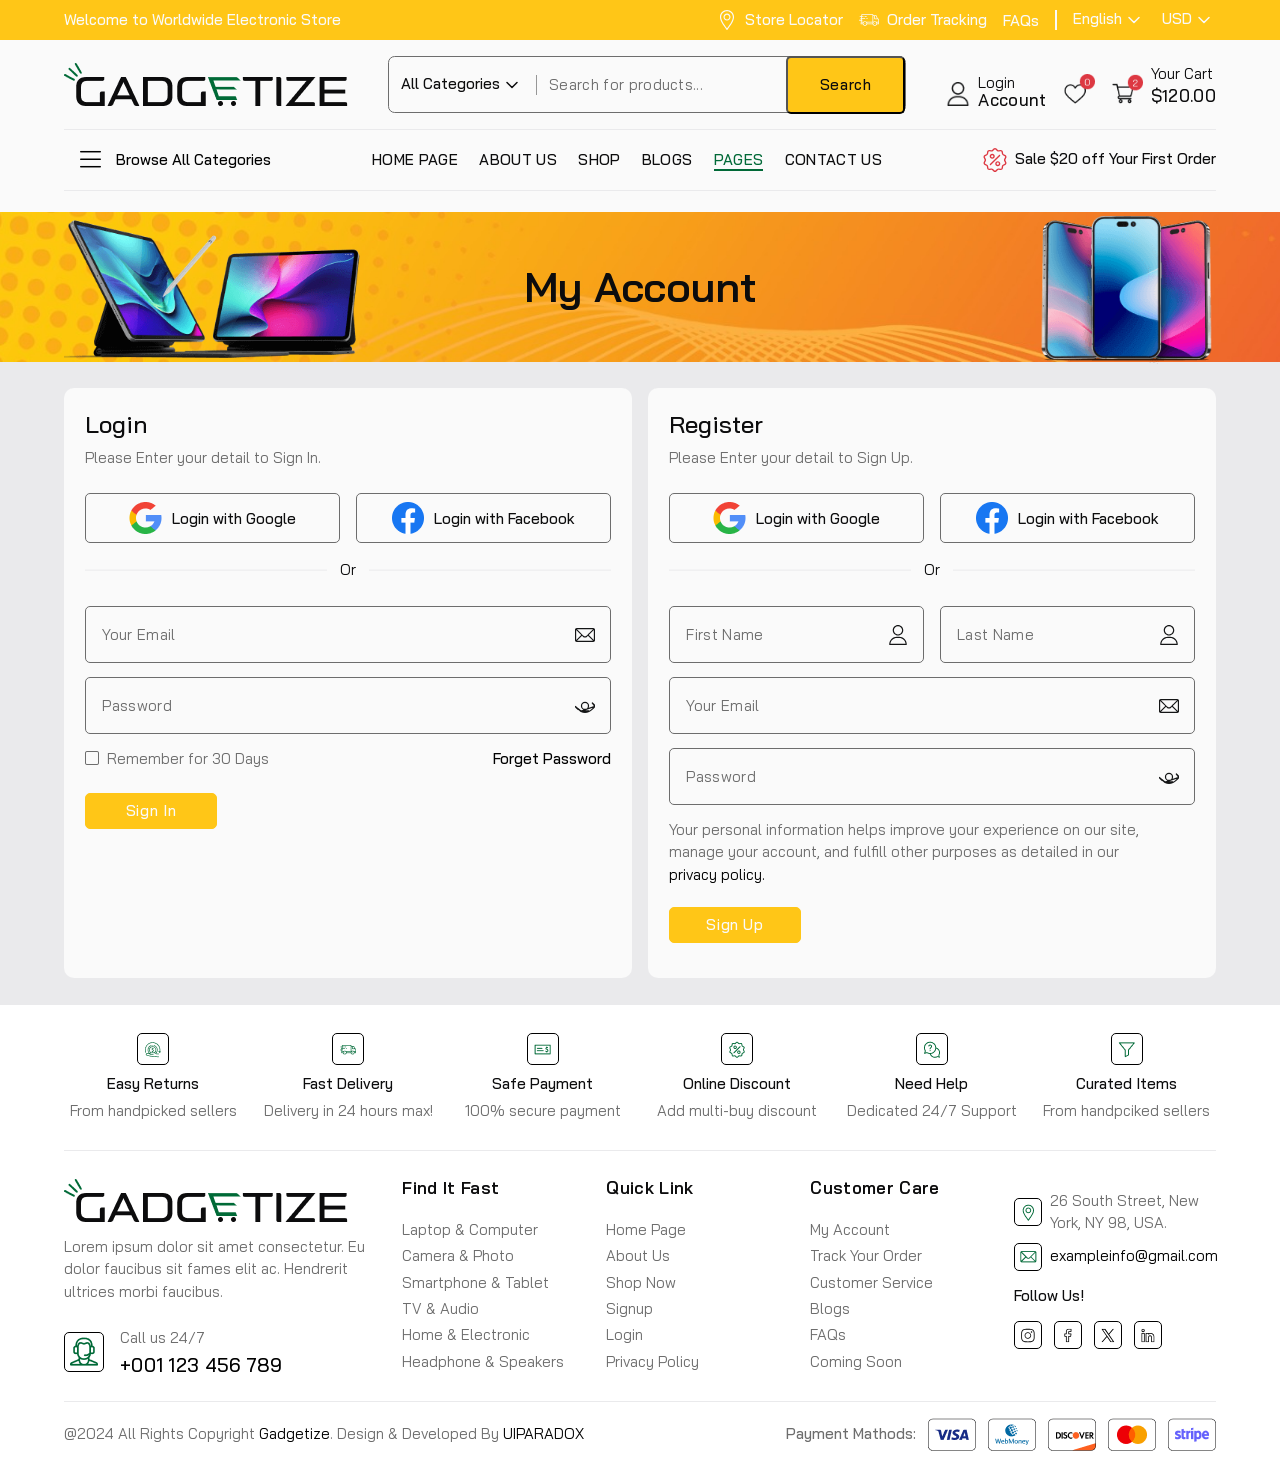
<file: register.html>
<!DOCTYPE html>
<html lang="en">


<!-- Mirrored from uiparadox.co.uk/templates/gadgetize/register.html by HTTrack Website Copier/3.x [XR&CO'2014], Sun, 22 Dec 2024 06:13:28 GMT -->
<head>
    <meta charset="UTF-8">
    <meta http-equiv="X-UA-Compatible" content="IE=edge">
    <meta name="viewport" content="width=device-width, initial-scale=1, shrink-to-fit=no">
    <meta name="description" content="Accessory-Store">

    <title>Accessory Store</title>

    <!-- Favicon -->
    <link rel="shortcut icon" type="image/x-icon" href="assets/media/favicon.png">

    <!-- All CSS files -->
    <link rel="stylesheet" href="assets/css/vendor/font-awesome.css">
    <link rel="stylesheet" href="assets/css/vendor/bootstrap.min.css">
    <link rel="stylesheet" href="assets/css/app.css">

</head>

<body class="tt-smooth-scroll">
    
    <!-- Main Wrapper Start -->
    <div id="scroll-container">
        <!-- Header Menu Start -->
        <header class="mb-24">
            <div class="header-section">
                <div class="header-top bg-color-primary">
                    <div class="header-start d-lg-block d-none">
                        <p class="fw-500 white">Welcome to Worldwide Electronic Store</p>
                    </div>
                    <div class="header-end">
                        <a href="contact.html" class="top-bar-links d-sm-flex d-none align-items-center gap-2">
                            <svg xmlns="http://www.w3.org/2000/svg" width="20" height="20" viewBox="0 0 20 20" fill="none">
                                <path
                                    d="M9.51246 19.7391C9.62113 19.9021 9.8041 20 10 20C10.1959 20 10.3789 19.9021 10.4875 19.7391C11.8742 17.6591 13.9167 15.0903 15.34 12.4778C16.478 10.3889 17.0312 8.60727 17.0312 7.03125C17.0312 3.15422 13.877 0 10 0C6.12297 0 2.96875 3.15422 2.96875 7.03125C2.96875 8.60727 3.52199 10.3889 4.66004 12.4778C6.08227 15.0883 8.12863 17.6634 9.51246 19.7391ZM10 1.17188C13.2309 1.17188 15.8594 3.80039 15.8594 7.03125C15.8594 8.40641 15.3529 10.0046 14.3109 11.9171C13.0841 14.1691 11.3334 16.4534 10 18.3738C8.66684 16.4537 6.91602 14.1692 5.6891 11.9171C4.64715 10.0046 4.14062 8.40641 4.14062 7.03125C4.14062 3.80039 6.76914 1.17188 10 1.17188Z"
                                    fill="#FAFAFA" />
                                <path
                                    d="M10 10.5469C11.9385 10.5469 13.5156 8.96977 13.5156 7.03125C13.5156 5.09273 11.9385 3.51562 10 3.51562C8.06148 3.51562 6.48438 5.09273 6.48438 7.03125C6.48438 8.96977 8.06148 10.5469 10 10.5469ZM10 4.6875C11.2923 4.6875 12.3438 5.73891 12.3438 7.03125C12.3438 8.32359 11.2923 9.375 10 9.375C8.70766 9.375 7.65625 8.32359 7.65625 7.03125C7.65625 5.73891 8.70766 4.6875 10 4.6875Z"
                                    fill="#FAFAFA" />
                            </svg>
                            <div>
                                <p class="fw-500 white">Store Locator</p>
                            </div>
                        </a>
                        <a href="tracking.html" class="top-bar-links d-flex align-items-center gap-2">
                            <svg xmlns="http://www.w3.org/2000/svg" width="20" height="20" viewBox="0 0 20 20" fill="none">
                                <g clip-path="url(#clip0_7765_205)">
                                    <path
                                        d="M5.95035 13.125H5.95008C5.73434 13.125 5.55957 13.2999 5.55957 13.5156C5.55957 13.7313 5.73461 13.9063 5.95035 13.9063C6.16609 13.9063 6.34097 13.7313 6.34097 13.5156C6.34097 13.2999 6.16609 13.125 5.95035 13.125Z"
                                        fill="#FAFAFA" />
                                    <path
                                        d="M15.7945 13.125H15.7942C15.5784 13.125 15.4037 13.2999 15.4037 13.5156C15.4037 13.7313 15.5787 13.9063 15.7945 13.9063C16.0102 13.9063 16.1851 13.7313 16.1851 13.5156C16.1851 13.2999 16.0102 13.125 15.7945 13.125Z"
                                        fill="#FAFAFA" />
                                    <path
                                        d="M18.9191 8.43752H18.7649L17.5204 5.54862C17.4587 5.40534 17.3177 5.31253 17.1617 5.31253H14.2318V4.53128C14.2318 4.31558 14.0569 4.14066 13.8412 4.14066H2.82543C2.62227 4.14066 2.45301 4.29636 2.43617 4.49886L2.30731 6.04499H1.0675C0.851761 6.04499 0.676879 6.21991 0.676879 6.43561C0.676879 6.65131 0.851761 6.82624 1.0675 6.82624H2.24219L2.14859 7.94928H1.65344C1.4377 7.94928 1.26282 8.1242 1.26282 8.33991C1.26282 8.55561 1.4377 8.73053 1.65344 8.73053H2.08352L1.98992 9.85354H0.481567C0.265825 9.85354 0.0909424 10.0285 0.0909424 10.2442C0.0909424 10.4599 0.265825 10.6348 0.481567 10.6348H1.92481L1.65488 13.8738C1.64582 13.9827 1.68274 14.0904 1.75668 14.1708C1.83067 14.2512 1.93488 14.2969 2.04414 14.2969H3.74031C4.06277 15.2063 4.93164 15.8594 5.95019 15.8594C6.96874 15.8594 7.83761 15.2063 8.16007 14.2969H13.5844C13.9069 15.2063 14.7758 15.8594 15.7943 15.8594C16.8129 15.8594 17.6817 15.2063 18.0042 14.2969H19.7004C19.9161 14.2969 20.091 14.122 20.091 13.9063V9.60943C20.0909 8.94131 19.5872 8.43752 18.9191 8.43752ZM15.9899 6.09378H16.9046L17.9142 8.43752H15.9899V6.09378ZM3.18035 9.85354H2.77387L2.86746 8.73053H5.91472C6.13046 8.73053 6.30534 8.55561 6.30534 8.33991C6.30534 8.1242 6.13046 7.94928 5.91472 7.94928H2.93258L3.02617 6.82624H4.15691C4.37265 6.82624 4.54754 6.65131 4.54754 6.43561C4.54754 6.21991 4.37265 6.04499 4.15691 6.04499H3.09125L3.18484 4.9219H13.4506V11.7578H7.49882C7.08558 11.3933 6.54323 11.1719 5.95019 11.1719C5.35714 11.1719 4.8148 11.3933 4.40156 11.7578H2.6152L2.70879 10.6348H3.18035C3.39609 10.6348 3.57097 10.4599 3.57097 10.2442C3.57097 10.0285 3.39609 9.85354 3.18035 9.85354ZM2.46871 13.5156L2.55008 12.5391H3.81969C3.68281 12.8365 3.60644 13.1673 3.60644 13.5156H2.46871ZM5.95019 15.0781C5.08863 15.0781 4.38769 14.3772 4.38769 13.5156C4.38769 12.6541 5.08863 11.9531 5.95019 11.9531C6.81175 11.9531 7.51269 12.6541 7.51269 13.5156C7.51269 14.3772 6.81175 15.0781 5.95019 15.0781ZM8.29393 13.5156C8.29393 13.1673 8.21757 12.8365 8.08069 12.5391H13.6638C13.5269 12.8365 13.4506 13.1673 13.4506 13.5156H8.29393ZM15.7943 15.0781C14.9327 15.0781 14.2318 14.3772 14.2318 13.5156C14.2318 12.6541 14.9327 11.9531 15.7943 11.9531C16.6558 11.9531 17.3568 12.6541 17.3568 13.5156C17.3568 14.3772 16.6558 15.0781 15.7943 15.0781ZM19.3097 13.5156H18.138C18.138 13.1673 18.0617 12.8365 17.9248 12.5391H19.3097V13.5156H19.3097ZM19.3097 11.7578H17.3429C16.9297 11.3933 16.3873 11.1719 15.7943 11.1719C15.2012 11.1719 14.6589 11.3933 14.2456 11.7578H14.2318V6.09378H15.2086V8.82815C15.2086 9.04385 15.3835 9.21877 15.5993 9.21877H18.9191C19.16 9.21877 19.3097 9.36846 19.3097 9.6094V11.7578Z"
                                        fill="#FAFAFA" />
                                    <path
                                        d="M7.75232 6.43561C7.75232 6.21991 7.57744 6.04499 7.3617 6.04499H5.91467C5.69893 6.04499 5.52405 6.21991 5.52405 6.43561C5.52405 6.65132 5.69893 6.82624 5.91467 6.82624H7.3617C7.57744 6.82624 7.75232 6.65132 7.75232 6.43561Z"
                                        fill="#FAFAFA" />
                                    <path
                                        d="M7.28186 8.33991C7.28186 8.55561 7.45674 8.73053 7.67248 8.73053H8.396C8.61174 8.73053 8.78662 8.55561 8.78662 8.33991C8.78662 8.1242 8.61174 7.94928 8.396 7.94928H7.67248C7.45674 7.94928 7.28186 8.12416 7.28186 8.33991Z"
                                        fill="#FAFAFA" />
                                </g>
                                <defs>
                                    <clipPath id="clip0_7765_205">
                                        <rect width="20" height="20" fill="white" transform="translate(0.0909424)" />
                                    </clipPath>
                                </defs>
                            </svg>
                            <p class="fw-500 white"> Order Tracking</p>
                        </a>
                        <div class="d-sm-block d-none">
                            <a href="about.html"><span class="fw-500 top-bar-links">FAQs</span></a>
                        </div>
                        <div class="vr-line d-sm-block d-none">
                        </div>
                        <div class="drop-container">
                            <div class="wrapper-dropdown white" id="dropdown">
                                <span class="selected-display" id="destination">English</span>
                                <svg id="drp-arrow" width="24" height="24" viewBox="0 0 24 24" fill="none"
                                    xmlns="http://www.w3.org/2000/svg" class="arrow transition-all ml-auto rotate-180">
                                    <path d="M7 14.5l5-5 5 5" stroke="currentColor" stroke-width="1.5" stroke-linecap="round"
                                        stroke-linejoin="round"></path>
                                </svg>
                                <ul class="topbar-dropdown bg-lightest-gray">
                                    <li class="item dark-black">English</li>
                                    <li class="item dark-black">Spanish</li>
                                    <li class="item dark-black">Italian</li>
                                    <li class="item dark-black">Arabic</li>
                                </ul>
                            </div>
                        </div>
                        <div class="drop-container">
                            <div class="wrapper-dropdown white" id="dropdown2">
                                <span class="selected-display" id="destination2">USD</span>
                                <svg id="drp-arrow2" width="24" height="24" viewBox="0 0 24 24" fill="none"
                                    xmlns="http://www.w3.org/2000/svg" class="arrow transition-all ml-auto rotate-180">
                                    <path d="M7 14.5l5-5 5 5" stroke="currentColor" stroke-width="1.5" stroke-linecap="round"
                                        stroke-linejoin="round"></path>
                                </svg>
                                <ul class="topbar-dropdown bg-lightest-gray">
                                    <li class="item dark-black">USD</li>
                                    <li class="item dark-black">AED </li>
                                    <li class="item dark-black">EUR</li>
                                    <li class="item dark-black">GBP</li>
                                </ul>
                            </div>
                        </div>

                    </div>
                </div>
                <div class="container-fluid">
                    <div class="header-center">
                        <a href="index.html" class="header-logo">
                            <img src="assets/media/logo.png" alt="">
                        </a>
                        <div class="mixin-container d-xl-flex d-none">
                            <div class="drop-container">
                                <div class="wrapper-dropdown" id="dropdown3">
                                    <span class="selected-display black fw-500" id="destination3">All Categories</span>
                                    <svg id="drp-arrow3" width="24" height="24" viewBox="0 0 24 24" fill="none"
                                        xmlns="http://www.w3.org/2000/svg" class="arrow transition-all ml-auto rotate-180">
                                        <path d="M7 14.5l5-5 5 5" stroke="currentColor" stroke-width="1.5" stroke-linecap="round"
                                            stroke-linejoin="round"></path>
                                    </svg>
                                    <ul class="topbar-dropdown bg-lightest-gray box-shadow-1">
                                        <li class="item dark-black">Digital & Electronics</li>
                                        <li class="item dark-black">Camera & Photo</li>
                                        <li class="item dark-black">Computer Hardware</li>
                                        <li class="item dark-black">Gamepad & Console</li>
                                        <li class="item dark-black">Headphone & Speaker</li>
                                        <li class="item dark-black">Laptop & Computer</li>
                                        <li class="item dark-black">Smartphone & Tablet</li>
                                        <li class="item dark-black">TV & Audio</li>
                                        <li class="item dark-black">Watches & Eyewear</li>
                                        <li class="item dark-black">Fan & AC</li>
                                    </ul>
                                </div>
                            </div>
                            <div class="vr-line vr-line-2"></div>
                            <form action="https://uiparadox.co.uk/templates/gadgetize/index.html" method="post">
                                <div class="input-field">
                                    <input type="text" name="search" id="searchInput" class="form-control" placeholder="Search for products...">
                                    <button type="submit" class="cus-btn">Search</button>
                                </div>
                            </form>
                        </div>
                        <div class="header-buttons">
                            <a href="register.html" class="button-block align-items-sm-unset align-items-end">
                                <img src="assets/media/users/user-3.png" alt="" class="user">
                                <div>
                                    <p>Login</p>
                                    <h6>Account</h6>
                                </div>
                            </a>
                            <a href="wishlist.html" class="button-block d-sm-flex d-none">
                                <img src="assets/media/icons/wishlist.png" alt="">
                            </a>
                            <a href="#" class="button-block d-sm-flex d-none cart-button">
                                <img src="assets/media/icons/cart.png" alt="">
                                <div>
                                    <p>Your Cart</p>
                                    <h6>$120.00</h6>
                                </div>
                            </a>
                        </div>
                    </div>
                    <div class="mixin-container d-xl-none d-flex">
                        <div class="drop-container">
                            <div class="wrapper-dropdown" id="dropdown4">
                                <span class="selected-display black fw-500" id="destination4">All Categories</span>
                                <svg id="drp-arrow4" width="24" height="24" viewBox="0 0 24 24" fill="none"
                                    xmlns="http://www.w3.org/2000/svg" class="arrow transition-all ml-auto rotate-180">
                                    <path d="M7 14.5l5-5 5 5" stroke="currentColor" stroke-width="1.5" stroke-linecap="round"
                                        stroke-linejoin="round"></path>
                                </svg>
                                <ul class="topbar-dropdown bg-lightest-gray box-shadow-1">
                                    <li class="item dark-black">Digital & Electronics</li>
                                    <li class="item dark-black">Camera & Photo</li>
                                    <li class="item dark-black">Computer Hardware</li>
                                    <li class="item dark-black">Gamepad & Console</li>
                                    <li class="item dark-black">Headphone & Speaker</li>
                                    <li class="item dark-black">Laptop & Computer</li>
                                    <li class="item dark-black">Smartphone & Tablet</li>
                                    <li class="item dark-black">TV & Audio</li>
                                    <li class="item dark-black">Watches & Eyewear</li>
                                    <li class="item dark-black">Fan & AC</li>
                                </ul>
                            </div>
                        </div>
                        <div class="vr-line vr-line-2"></div>
                        <div class="input-field">
                            <input type="text" name="search" id="searchInput2" class="form-control" placeholder="Search for products...">
                            <button type="submit" class="cus-btn">Search</button>
                        </div>
                    </div>
                    
                    <div class="header-bottom-area">
                        <nav class="navigation d-flex align-items-center justify-content-between">
                            <!-- Categories Dropdown -->
                            <div class="nav-container">
                                <nav class="all-category-nav">
                                    <label class="open-menu-all" for="open-menu-all">
                                        <input class="input-menu-all" id="open-menu-all" type="checkbox" name="menu-open">
                                        <span class="all-navigator"><i class="fas fa-bars" aria-hidden="true"></i> <span>Browse All Categories</span>
                                        </span>
                                        <span class="all-category-list list-unstyled">
                                            <span class="all-category-list-item"><a href="shop-grid-1.html"
                                                    class="all-category-list-link dark-black fw-500">Value Of The Day
                                                 </a>
                                            </span>
                                            <span class="all-category-list-item"><a href="shop-grid-1.html"
                                                    class="all-category-list-link dark-black fw-500">Top 100 Offers</a></span>
                                            <span class="all-category-list-item"><a href="shop-grid-1.html"
                                                    class="all-category-list-link dark-black fw-500">New Arrivals</a></span>
                                            <span class="all-category-list-item"><a href="javascript:;" class="all-category-list-link d-flex align-items-center justify-content-between">Laptop & Computer<i class="fas fa-angle-right" aria-hidden="true"></i></a>
                                                <span class="category-second-list">
                                                    <span class="sub-menu-main-wrapper">
                                                        <span class="wrapper-1">
                                                            <span class="category-second-list-ul list-unstyled mb-40">
                                                                <span class="dark-black fw-500 mb-16">Brands</span>
                                                                <span class="category-second-item"><a href="#">Apple </a></span>
                                                                <span class="category-second-item"><a href="#">Dell</a></span>
                                                                <span class="category-second-item"><a href="#">Asus </a></span>
                                                                <span class="category-second-item"><a href="#">Acer </a></span>
                                                                <span class="category-second-item"><a href="#">MSI </a></span>
                                                                <span class="category-second-item"><a href="#">Lenovo </a></span>
                                                            </span>
                                                            <span class="category-second-list-ul list-unstyled">
                                                                <span class="dark-black fw-500 mb-16">Devices</span>
                                                                <span class="category-second-item"><a href="#">Printer and Ink</a></span>
                                                                <span class="category-second-item"><a href="#">Project and Screen</a></span>
                                                                <span class="category-second-item"><a href="#">Network Adaptor</a></span>
                                                                <span class="category-second-item"><a href="#">Photocopy and Scanner</a></span>
                                                            </span>
                                                        </span>
                                                        <span class="wrapper-1">
                                                            <span class="category-second-list-ul list-unstyled mb-40">
                                                                <span class="dark-black fw-500 mb-16">Models</span>
                                                                <span class="category-second-item"><a href="#">Office Computer</a></span>
                                                                <span class="category-second-item"><a href="#">Business Computer</a></span>
                                                                <span class="category-second-item"><a href="#">Gaming Computer</a></span>
                                                                <span class="category-second-item"><a href="#">Programming Computer</a></span>
                                                            </span>
                                                            <span class="category-second-list-ul list-unstyled">
                                                                <span class="dark-black fw-500 mb-16">Prices</span>
                                                                <span class="category-second-item"><a href="#">Up to $200</a></span>
                                                                <span class="category-second-item"><a href="#">$500 to $1000</a></span>
                                                                <span class="category-second-item"><a href="#">$1000 to $2000</a></span>
                                                                <span class="category-second-item"><a href="#">$2000 to $3000</a></span>
                                                                <span class="category-second-item"><a href="#">$3000 to $4000</a></span>
                                                                <span class="category-second-item"><a href="#">$4000 to $5000</a></span>
                                                            </span>
                                                        </span>
                                                    </span>
                                                    <span class="img-product-menu">
                                                        <span class="image-content">
                                                            <span class="h6 d-block fw-400 white mb-4p">LCD</span>
                                                            <span class="h6 d-block fw-500 white mb-24">Radient View LCD</span>
                                                            <span class="d-block text-16 white mb-4p">Just from:</span>
                                                            <span class="d-block h4 color-ter mb-32">$840.99</span>
                                                            <a href="shop-list-1.html" class="cus-btn-3 sec">Shop Now</a>
                                                        </span>
                                                    </span>
                                                </span>
                                            </span>
                                            <span class="all-category-list-item"><a href="javascript:;" class="all-category-list-link d-flex align-items-center justify-content-between">Computer Hardware<i class="fas fa-angle-right" aria-hidden="true"></i></a>
                                                <span class="category-second-list">
                                                    <span class="sub-menu-main-wrapper">
                                                        <span class="wrapper-1">
                                                            <span class="category-second-list-ul list-unstyled mb-40">
                                                                <span class="dark-black fw-500 mb-16">Hardware</span>
                                                                <span class="category-second-item"><a href="#">CPU, Processor </a></span>
                                                                <span class="category-second-item"><a href="#">Motherboard</a></span>
                                                                <span class="category-second-item"><a href="#">RAM, Memory</a></span>
                                                                <span class="category-second-item"><a href="#">VGA, Graphic Card </a></span>
                                                                <span class="category-second-item"><a href="#">PSU, Power Supply</a></span>
                                                                <span class="category-second-item"><a href="#">Cooling Systems</a></span>
                                                            </span>
                                                            <span class="category-second-list-ul list-unstyled">
                                                                <span class="dark-black fw-500 mb-16">Others</span>
                                                                <span class="category-second-item"><a href="#">Security</a></span>
                                                                <span class="category-second-item"><a href="#">Barcode Scanner</a></span>
                                                                <span class="category-second-item"><a href="#">Attendence Machines</a></span>
                                                                <span class="category-second-item"><a href="#">Bill Counters</a></span>
                                                            </span>
                                                        </span>
                                                        <span class="wrapper-1">
                                                            <span class="category-second-list-ul list-unstyled mb-40">
                                                                <span class="dark-black fw-500 mb-16">Peripherals</span>
                                                                <span class="category-second-item"><a href="#">Mointer</a></span>
                                                                <span class="category-second-item"><a href="#">Mouse</a></span>
                                                                <span class="category-second-item"><a href="#">Keyboard</a></span>
                                                                <span class="category-second-item"><a href="#">Microphone</a></span>
                                                            </span>
                                                        </span>
                                                    </span>
                                                    <span class="img-product-menu v-2">
                                                        <span class="image-content">
                                                            <span class="d-block h6 fw-400 white mb-4p">LAPTOP</span>
                                                            <span class="d-block h6 fw-500 white mb-24">MACBOOK M1</span>
                                                            <span class="d-block text-16 white mb-4p">Just from:</span>
                                                            <span class="d-block h4 color-ter mb-32">$340.99</span>
                                                            <a href="shop-list-1.html" class="cus-btn-3 sec">Shop Now</a>
                                                        </span>
                                                    </span>
                                                </span>
                                            </span>
                                            <span class="all-category-list-item"><a href="shop-grid-2.html" class="all-category-list-link">Camera & Photo</a></span>
                                            <span class="all-category-list-item"><a href="javascript:;" class="all-category-list-link d-flex align-items-center justify-content-between">Smartphone & Tablets<i class="fas fa-angle-right" aria-hidden="true"></i></a>
                                                <span class="category-second-list">
                                                    <span class="sub-menu-main-wrapper">
                                                        <span class="wrapper-1">
                                                            <span class="category-second-list-ul list-unstyled mb-40">
                                                                <span class="dark-black fw-500 mb-16">Brands</span>
                                                                <span class="category-second-item"><a href="#">Apple </a></span>
                                                                <span class="category-second-item"><a href="#">Samsung</a></span>
                                                                <span class="category-second-item"><a href="#">Xiaomi</a></span>
                                                                <span class="category-second-item"><a href="#">Oppo </a></span>
                                                                <span class="category-second-item"><a href="#"> Huawei</a></span>
                                                                <span class="category-second-item"><a href="#">Nokia </a></span>
                                                                <span class="category-second-item"><a href="#">Vivo </a></span>
                                                            </span>
                                
                                                            <span class="category-second-list-ul list-unstyled">
                                                                <span class="dark-black fw-500 mb-16">Display Sizes</span>
                                                                <span class="category-second-item"><a href="#">Up to 6 Inches</a></span>
                                                                <span class="category-second-item"><a href="#">6 Inch - 8 Inch</a></span>
                                                                <span class="category-second-item"><a href="#">8 Inch - 10 Inch</a></span>
                                                            </span>
                                
                                                        </span>
                                                        <span class="wrapper-1">
                                                            <span class="category-second-list-ul list-unstyled mb-40">
                                                                <span class="dark-black fw-500 mb-16">Conditions</span>
                                                                <span class="category-second-item"><a href="#">All New</a></span>
                                                                <span class="category-second-item"><a href="#">Renewed</a></span>
                                                                <span class="category-second-item"><a href="#">Refurbished</a></span>
                                                                <span class="category-second-item"><a href="#">Used</a></span>
                                                            </span>
                                                            <span class="category-second-list-ul list-unstyled">
                                                                <span class="dark-black fw-500 mb-16">Prices</span>
                                                                <span class="category-second-item"><a href="#">Up to $200</a></span>
                                                                <span class="category-second-item"><a href="#">$500 to $1000</a></span>
                                                                <span class="category-second-item"><a href="#">$1000 to $2000</a></span>
                                                                <span class="category-second-item"><a href="#">$2000 to $3000</a></span>
                                                                <span class="category-second-item"><a href="#">$3000 to $4000</a></span>
                                                                <span class="category-second-item"><a href="#">$4000 to $5000</a></span>
                                                            </span>
                                                        </span>
                                                    </span>
                                                    <span class="img-product-menu v-3">
                                                        <span class="image-content">
                                                            <span class="d-block h6 fw-400 white mb-4p">MOBIME</span>
                                                            <span class="d-block h6 fw-500 white mb-24">Mobile Phone</span>
                                                            <span class="text-16 white mb-4p">Just from:</span>
                                                            <span class="d-block h4 color-ter mb-32">$500.99</span>
                                                            <a href="shop-list-1.html" class="cus-btn-3 sec">Shop Now</a>
                                                        </span>
                                                    </span>
                                                </span>
                                            </span>
                                            <span class="all-category-list-item"><a href="javascript:;" class="all-category-list-link d-flex align-items-center justify-content-between">TV & Audio<i class="fas fa-angle-right" aria-hidden="true"></i></a>
                                                <span class="category-second-list">
                                                    <span class="sub-menu-main-wrapper">
                                                        <span class="wrapper-1">
                                                            <span class="category-second-list-ul list-unstyled mb-40">
                                                                <span class="dark-black fw-500 mb-16">Brands</span>
                                                                <span class="category-second-item"><a href="#">Sony </a></span>
                                                                <span class="category-second-item"><a href="#">LG</a></span>
                                                                <span class="category-second-item"><a href="#">Samsung </a></span>
                                                                <span class="category-second-item"><a href="#">Panasonic</a></span>
                                                                <span class="category-second-item"><a href="#">Toshiba </a></span>
                                                            </span>
                                                            <span class="category-second-list-ul list-unstyled">
                                                                <span class="dark-black fw-500 mb-16">Department</span>
                                                                <span class="category-second-item"><a href="#">Smart TVs</a></span>
                                                                <span class="category-second-item"><a href="#">LED TVs</a></span>
                                                                <span class="category-second-item"><a href="#">Curved TVs</a></span>
                                                                <span class="category-second-item"><a href="#">OLED TVs</a></span>
                                                                <span class="category-second-item"><a href="#">Plasma TVs</a></span>
                                                                <span class="category-second-item"><a href="#">Smart TVs 4K</a></span>
                                                            </span>
                                                        </span>
                                                        <span class="wrapper-1">
                                                            <span class="category-second-list-ul list-unstyled">
                                                                <span class="dark-black fw-500 mb-16">Prices</span>
                                                                <span class="category-second-item"><a href="#">Up to $200</a></span>
                                                                <span class="category-second-item"><a href="#">$500 to $1000</a></span>
                                                                <span class="category-second-item"><a href="#">$1000 to $2000</a></span>
                                                                <span class="category-second-item"><a href="#">$2000 to $3000</a></span>
                                                                <span class="category-second-item"><a href="#">$3000 to $4000</a></span>
                                                                <span class="category-second-item"><a href="#">$4000 to $5000</a></span>
                                                                <span class="category-second-item"><a href="#">$5000 to $6000</a></span>
                                                            </span>
                                                        </span>
                                                    </span>
                                                    <span class="img-product-menu v-4">
                                                        <span class="image-content">
                                                            <span class="d-block h6 fw-400 white mb-4p">HEADPHONE</span>
                                                            <span class="d-block h6 fw-500 white mb-24">Bass Headphones</span>
                                                            <span class="text-16 white mb-4p">Just from:</span>
                                                            <span class="d-block h4 color-ter mb-32">$180.00</span>
                                                            <a href="shop-list-1.html" class="cus-btn-3 sec">Shop Now</a>
                                                        </span>
                                                    </span>
                                                </span>
                                            </span>
                                            <span class="all-category-list-item"><a href="shop-grid-3.html" class="all-category-list-link">Home &
                                                    Electronic</a></span>
                                            <span class="all-category-list-item"><a href="shop-grid-4.html" class="all-category-list-link">Headphone &
                                                    Speakers</a>
                                            </span>
                                            <span class="all-category-list-item"><a href="shop-grid-sidebar-1.html"
                                                    class="all-category-list-link">Watches & Eyewear</a></span>
                                            <span class="all-category-list-item"><a href="shop-grid-sidebar-2.html"
                                                    class="all-category-list-link">Gamepad & Console</a></span>
                                        </span>
                                    </label>
                                </nav>
                            </div>
                            <!-- Categories Dropdown -->
                            <div class="menu-button-right">
                                <div class="main-menu__nav">
                                    <ul class="main-menu__list">
                                        <li>
                                            <a href="index.html">Home Page</a>
                                        </li>
                                        <li>
                                            <a href="about.html">About Us</a>
                                        </li>
                                        <!--  -->
                                        <li class="dropdown">
                                            <a href="javascript:void(0);">Shop</a>
                                            <ul class="sub-menu">
                                                <li class="dropdown">
                                                    <a href="javascript:void(0);">Shop Grid</a>
                                                    <ul class="sub-menu">
                                                        <li><a href="shop-grid-1.html">Shop Grid 1</a></li>
                                                        <li><a href="shop-grid-2.html">Shop Grid 2</a></li>
                                                        <li><a href="shop-grid-3.html">Shop Grid 3</a></li>
                                                        <li><a href="shop-grid-4.html">Shop Grid 4</a></li>
                                                    </ul>
                                                </li>
                                                <li class="dropdown">
                                                    <a href="javascript:void(0);">Shop Grid with Sidebar</a>
                                                    <ul class="sub-menu">
                                                        <li><a href="shop-grid-sidebar-1.html">Shop Grid Sidebar 1</a></li>
                                                        <li><a href="shop-grid-sidebar-2.html">Shop Grid Sidebar 2</a></li>
                                                    </ul>
                                                </li>
                                                <li class="dropdown">
                                                    <a href="javascript:void(0);">Shop List</a>
                                                    <ul class="sub-menu">
                                                        <li><a href="shop-list-1.html">Shop List 1</a></li>
                                                    </ul>
                                                </li>
                                                <li class="dropdown">
                                                    <a href="javascript:void(0);">Shop List with Sidebar</a>
                                                    <ul class="sub-menu">
                                                        <li><a href="shop-list-sidebar-1.html">Shop List Sidebar 1</a></li>
                                                    </ul>
                                                </li>
                                                <li><a href="shop-detail.html">Shop Detail 1</a></li>
                                                <li><a href="shop-detail-2.html">Shop Detail 2</a></li>
                                                <li><a href="wishlist.html">Wishlist</a></li>
                                                <li><a href="cart.html">Cart</a></li>
                                                <li><a href="checkout.html">Checkout</a></li>
                                            </ul>
                                        </li>

                                        <!--  -->
                                        <li class="dropdown">
                                            <a href="javascript:void(0);">Blogs</a>
                                            <ul>
                                                <li><a href="blog-grid.html">Blog Grid</a></li>
                                                <li><a href="blog-grid-sidebar-1.html">Blog Grid Sidebar 1</a></li>
                                                <li><a href="blog-grid-sidebar-2.html">Blog Grid Sidebar 2</a></li>
                                                <li><a href="blog-list-sidebar-1.html">Blog List Sidebar 1</a></li>
                                                <li><a href="blog-detail.html">Blog Detail</a></li>
                                            </ul>
                                        </li>
                                        <li class="dropdown">
                                            <a href="javascript:void(0);" class="active">Pages</a>
                                            <ul>
                                                <li><a href="tracking.html" >Tracking</a></li>
                                                <li><a href="register.html" class="active">Register</a></li>
                                                <li><a href="404.html">404</a></li>
                                                <li><a href="coming-soon.html">Coming Soon</a></li>
                                            </ul>
                                        </li>
                                        <li>
                                            <a href="contact.html">Contact Us</a>
                                        </li>
                                    </ul>
                                </div>
                            </div>
                            <div class="main-menu__right">
                                <div class="d-sm-flex d-none gap-2">
                                    <svg xmlns="http://www.w3.org/2000/svg" width="24" height="24" viewBox="0 0 24 24" fill="none">
                                        <g clip-path="url(#clip0_7572_706)">
                                          <path d="M22.4042 12.3108C22.3076 12.1133 22.3076 11.8867 22.4042 11.6891L23.2993 9.85799C23.7977 8.83841 23.4028 7.62319 22.4003 7.0913L20.5999 6.13599C20.4056 6.03296 20.2724 5.84959 20.2344 5.63307L19.8823 3.62548C19.6862 2.5077 18.6523 1.75658 17.5288 1.91553L15.5107 2.201C15.2929 2.23175 15.0775 2.16172 14.9195 2.00886L13.4546 0.591743C12.6389 -0.197346 11.3611 -0.197393 10.5455 0.591743L9.08059 2.009C8.92253 2.16191 8.70714 2.2318 8.48936 2.20114L6.47126 1.91567C5.34744 1.75663 4.31385 2.50784 4.11778 3.62562L3.76565 5.63312C3.72764 5.84968 3.59447 6.03301 3.40027 6.13609L1.59981 7.09139C0.597345 7.62323 0.202473 8.83855 0.700845 9.85813L1.59592 11.6892C1.69248 11.8868 1.69248 12.1134 1.59592 12.3109L0.700798 14.1421C0.202426 15.1616 0.597298 16.3769 1.59976 16.9087L3.40022 17.864C3.59447 17.9671 3.72764 18.1505 3.76565 18.367L4.11778 20.3746C4.29628 21.3921 5.1688 22.1057 6.17159 22.1056C6.27036 22.1056 6.37058 22.0987 6.47131 22.0845L8.48941 21.799C8.70705 21.7681 8.92258 21.8383 9.08064 21.9911L10.5455 23.4083C10.9534 23.8028 11.4766 24.0001 12 24C12.5233 24 13.0469 23.8027 13.4546 23.4083L14.9195 21.9911C15.0776 21.8383 15.293 21.7684 15.5107 21.799L17.5288 22.0845C18.6528 22.2435 19.6862 21.4923 19.8823 20.3745L20.2345 18.367C20.2725 18.1505 20.4057 17.9671 20.5999 17.864L22.4003 16.9087C23.4028 16.3769 23.7977 15.1616 23.2993 14.142L22.4042 12.3108ZM21.7515 15.6859L19.9511 16.6412C19.377 16.9459 18.9833 17.4876 18.8711 18.1278L18.519 20.1353C18.4526 20.5135 18.103 20.7675 17.7227 20.7138L15.7046 20.4284C15.061 20.3372 14.4242 20.5443 13.9571 20.9962L12.4921 22.4132C12.2162 22.6801 11.7839 22.6801 11.5079 22.4132L10.043 20.9961C9.64824 20.6142 9.13215 20.4073 8.59338 20.4073C8.49466 20.4073 8.39514 20.4142 8.29549 20.4283L6.27739 20.7138C5.89742 20.7675 5.5475 20.5135 5.48113 20.1353L5.12896 18.1277C5.01665 17.4876 4.62299 16.9457 4.04892 16.6412L2.24846 15.6859C1.90928 15.5059 1.77568 15.0948 1.94429 14.7498L2.83941 12.9187C3.12478 12.3348 3.12478 11.6651 2.83941 11.0813L1.94429 9.25011C1.77568 8.90516 1.90928 8.49403 2.24846 8.31407L4.04892 7.35877C4.62295 7.05413 5.01665 6.51235 5.12891 5.87223L5.48104 3.86468C5.54741 3.48649 5.897 3.23243 6.2773 3.28615L8.29539 3.57162C8.93875 3.66269 9.57582 3.45565 10.0429 3.00382L11.5079 1.58671C11.7838 1.3198 12.2161 1.3198 12.4921 1.58671L13.957 3.00382C14.4241 3.4557 15.0611 3.66269 15.7045 3.57162L17.7226 3.28615C18.1026 3.23238 18.4525 3.48649 18.5189 3.86468L18.871 5.87227C18.9833 6.5124 19.377 7.05422 19.951 7.35877L21.7515 8.31407C22.0907 8.49403 22.2243 8.90516 22.0557 9.25011L21.1605 11.0812C20.8752 11.6651 20.8752 12.3348 21.1605 12.9186L22.0557 14.7497C22.2243 15.0948 22.0907 15.506 21.7515 15.6859Z" fill="#DD3842"/>
                                          <path d="M17.057 6.94288C16.7867 6.6726 16.3485 6.6726 16.0782 6.94288L6.94282 16.0783C6.67254 16.3486 6.67254 16.7868 6.94282 17.0571C7.07796 17.1922 7.2551 17.2598 7.43219 17.2598C7.60929 17.2598 7.78647 17.1923 7.92157 17.0571L17.0569 7.92172C17.3273 7.65139 17.3273 7.21321 17.057 6.94288Z" fill="#DD3842"/>
                                          <path d="M9.2316 5.77103C7.83229 5.77103 6.69385 6.90947 6.69385 8.30878C6.69385 9.70808 7.83229 10.8465 9.2316 10.8465C10.6309 10.8465 11.7693 9.70808 11.7693 8.30878C11.7693 6.90947 10.6309 5.77103 9.2316 5.77103ZM9.2316 9.46227C8.59555 9.46227 8.0781 8.94482 8.0781 8.30873C8.0781 7.67269 8.59555 7.15524 9.2316 7.15524C9.86764 7.15524 10.3851 7.67269 10.3851 8.30873C10.3851 8.94482 9.86764 9.46227 9.2316 9.46227Z" fill="#DD3842"/>
                                          <path d="M14.7685 13.1535C13.3692 13.1535 12.2307 14.292 12.2307 15.6913C12.2307 17.0906 13.3692 18.229 14.7685 18.229C16.1678 18.229 17.3062 17.0906 17.3062 15.6913C17.3062 14.292 16.1678 13.1535 14.7685 13.1535ZM14.7685 16.8448C14.1324 16.8448 13.6149 16.3273 13.6149 15.6913C13.6149 15.0552 14.1324 14.5378 14.7685 14.5378C15.4045 14.5378 15.922 15.0552 15.922 15.6913C15.922 16.3273 15.4045 16.8448 14.7685 16.8448Z" fill="#DD3842"/>
                                        </g>
                                        <defs>
                                          <clipPath id="clip0_7572_706">
                                            <rect width="24" height="24" fill="white"/>
                                          </clipPath>
                                        </defs>
                                    </svg>
                                    <p class="black fw-500">Sale $20 off Your First Order</p>
                                </div>
                                <a href="#" class="main-menu__toggler mobile-nav__toggler">
                                    <img src="assets/media/icons/menu-2.png" alt="">
                                    Menu
                                </a>
                            </div>
                        </nav>
                    </div>
                </div>
            </div>
        </header>
        <!-- Header Menu End -->

        <!-- Main Sections -->
        <main class="main-wrapper bg-lightest-gray">

            <!-- Title Banner Start -->
            <section class="title-banner">
                <div class="container-fluid">
                    <div class="banner-wrapper">
                        <img src="assets/media/banner/left-image.png" alt="" class="banner-image1">
                        <h1 class="dark-black fw-600">My Account</h1>
                        <img src="assets/media/banner/right-image.png" alt="" class="banner-image2">
                    </div>
                </div>
            </section>
            <!-- Title Banner End -->

            <section class="my-account py-40">
                <div class="container-fluid">
                    <div class="row row-gap-4">
                        <div class="col-xl-6">
                            <div class="account account-1">
                                <h4 class="mb-12">Login</h4>
                                <p class="mb-32 light-gray">Please Enter your detail to Sign In.</p>
                                <form action="https://uiparadox.co.uk/templates/gadgetize/shop-list-1.html" method="post" class="contact-form">
                                    <div class="row">
                                        <div class="col-sm-6">
                                            <a href="#" class="link-btn fw-500"><img src="assets/media/icons/google-icon.png" alt=""> Login with Google</a>
                                        </div>
                                        <div class="col-sm-6">
                                            <a href="#" class="link-btn fw-500 mt-sm-0 mt-16"><img src="assets/media/icons/fb-icon.png" alt=""> Login with Facebook</a>
                                        </div>
                                    
                                        <div class="col-sm-12">
                                            <p class="or mb-12">Or</p>
                                        </div>
                                        <div class="col-sm-12">
                                            <div class="input-block mb-16">
                                                <input type="email" name="mail" autocomplete="off" class="form-control" placeholder="Your Email">
                                                <svg xmlns="http://www.w3.org/2000/svg" width="20" height="20" viewBox="0 0 20 20" fill="none">
                                                    <path
                                                        d="M18.2422 2.96875H1.75781C0.786602 2.96875 0 3.76023 0 4.72656V15.2734C0 16.2455 0.792383 17.0312 1.75781 17.0312H18.2422C19.2053 17.0312 20 16.2488 20 15.2734V4.72656C20 3.76195 19.2165 2.96875 18.2422 2.96875ZM17.996 4.14062C17.6369 4.49785 11.4564 10.6458 11.243 10.8581C10.9109 11.1901 10.4695 11.3729 10 11.3729C9.53047 11.3729 9.08906 11.1901 8.75594 10.857C8.61242 10.7142 2.50012 4.63414 2.00398 4.14062H17.996ZM1.17188 15.0349V4.96582L6.23586 10.0031L1.17188 15.0349ZM2.00473 15.8594L7.06672 10.8296L7.9284 11.6867C8.48176 12.2401 9.21746 12.5448 10 12.5448C10.7825 12.5448 11.5182 12.2401 12.0705 11.6878L12.9333 10.8296L17.9953 15.8594H2.00473ZM18.8281 15.0349L13.7641 10.0031L18.8281 4.96582V15.0349Z"
                                                        fill="#141516" />
                                                </svg>
                                            </div>
                                        </div>
                                        <div class="col-sm-12">
                                            <div class="input-block mb-16">
                                                <input type="password" name="password" autocomplete="off" class="form-control" placeholder="Password">
                                                <svg width="20" height="20" viewBox="0 0 20 20" fill="none" xmlns="http://www.w3.org/2000/svg">
                                                    <g clip-path="url(#clip0_7949_46264)">
                                                        <path
                                                            d="M19.8898 10.3421C20.0368 10.1378 20.0368 9.86227 19.8898 9.65785C19.8451 9.5957 18.7753 8.11922 17.0388 6.62602L19.8898 10.3421ZM19.8898 10.3421C19.8451 10.4043 18.7753 11.8808 17.0388 13.374C16.0117 14.2571 14.9628 14.9625 13.9213 15.4705M19.8898 10.3421L6.33476 14.9827M2.96124 13.374L3.31779 12.9593L0.110303 10.3421C0.15499 10.4043 1.22472 11.8808 2.96124 13.374ZM2.96124 13.374L3.31781 12.9593M2.96124 13.374L3.31781 12.9593M3.31781 12.9593C3.32463 12.9652 3.33146 12.971 3.3383 12.9769C3.78259 13.3578 4.30002 13.7615 4.87535 14.1434C4.94379 14.1888 5.01304 14.2339 5.08309 14.2787L5.09608 14.287L5.10946 14.2946L5.99122 14.7983L6.16418 14.8971L6.17856 14.9054L6.19335 14.9128C6.23538 14.9339 6.27765 14.9549 6.32015 14.9756L6.07878 15.4705M3.31781 12.9593L5.73444 15.2904C5.83141 15.341 5.9444 15.3999 6.07878 15.4705M6.07878 15.4705L6.33476 14.9827M6.07878 15.4705C7.40507 16.1173 8.72437 16.4453 10 16.4453C11.2757 16.4453 12.595 16.1173 13.9213 15.4705M6.33476 14.9827C7.43018 15.5147 8.67705 15.8984 10 15.8984C11.3151 15.8984 12.56 15.5261 13.6814 14.9787L13.9213 15.4705M6.33476 14.9827L13.6814 14.9787L13.9213 15.4705M13.5053 9.93776C13.5053 11.8737 11.936 13.443 10 13.443C8.06414 13.443 6.49478 11.8737 6.49478 9.93776C6.49478 8.00186 8.06414 6.4325 10 6.4325C11.936 6.4325 13.5053 8.00186 13.5053 9.93776ZM13.9212 4.52961L13.9212 4.52972L13.9212 4.52961Z"
                                                            stroke="#141516" stroke-width="1.25" />
                                                    </g>
                                                    <defs>
                                                        <clipPath id="clip0_7949_46264">
                                                            <rect width="20" height="20" fill="white" />
                                                        </clipPath>
                                                    </defs>
                                                </svg>
                                            </div>
                                        </div>
                                        <div class="col-md-12">
                                            <div class="d-flex justify-content-between">
                                                <div class="cus-checkBox mb-32">
                                                    <input type="checkbox" id="remember">
                                                    <label for="remember" class="light-gray">Remember for 30 Days</label>
                                                </div>
                                                <a href="#" class="color-primary fw-500">Forget Password</a>
                                            </div>
                                        </div>
                                        <div class="col-sm-12">
                                            <button type="submit" class="cus-btn-3 mb-16 sign-submit-btn"> Sign In</button>
                                        </div>
                                    </div>
                                </form>
                            </div>
                        </div>
                        <div class="col-xl-6">
                            <div class="account">
                                <h4 class="mb-12">Register</h4>
                                <p class="mb-32 light-gray">Please Enter your detail to Sign Up.</p>
                                <form action="https://uiparadox.co.uk/templates/gadgetize/shop-list-1.html" method="post" class="contact-form">
                                    <div class="row">
                                        <div class="col-sm-6">
                                            <a href="#" class="link-btn fw-500"><img src="assets/media/icons/google-icon.png" alt=""> Login with Google</a>
                                        </div>
                                        <div class="col-sm-6">
                                            <a href="#" class="link-btn fw-500 mt-sm-0 mt-16"><img src="assets/media/icons/fb-icon.png" alt=""> Login with Facebook</a>
                                        </div>
                                    
                                        <div class="col-sm-12">
                                            <p class="or mb-12">Or</p>
                                        </div>
                                        <div class="col-md-6">
                                            <div class="input-block mb-16">
                                                <input type="text" name="name" id="firstName" class="form-control" required placeholder="First Name">
                                                <svg xmlns="http://www.w3.org/2000/svg" width="20" height="20" viewBox="0 0 20 20" fill="none">
                                                    <path
                                                        d="M10 0C7.09223 0 4.72656 2.36566 4.72656 5.27344C4.72656 8.18121 7.09223 10.5469 10 10.5469C12.9078 10.5469 15.2734 8.18121 15.2734 5.27344C15.2734 2.36566 12.9078 0 10 0ZM10 9.375C7.7384 9.375 5.89844 7.53504 5.89844 5.27344C5.89844 3.01184 7.7384 1.17188 10 1.17188C12.2616 1.17188 14.1016 3.01184 14.1016 5.27344C14.1016 7.53504 12.2616 9.375 10 9.375Z"
                                                        fill="#141516" />
                                                    <path
                                                        d="M16.5612 13.992C15.1174 12.5261 13.2035 11.7188 11.1719 11.7188H8.82812C6.79656 11.7188 4.88258 12.5261 3.43883 13.992C2.00215 15.4507 1.21094 17.3763 1.21094 19.4141C1.21094 19.7377 1.47328 20 1.79688 20H18.2031C18.5267 20 18.7891 19.7377 18.7891 19.4141C18.7891 17.3763 17.9979 15.4507 16.5612 13.992ZM2.40859 18.8281C2.70215 15.5045 5.46918 12.8906 8.82812 12.8906H11.1719C14.5308 12.8906 17.2979 15.5045 17.5914 18.8281H2.40859Z"
                                                        fill="#141516" />
                                                </svg>
                                            </div>
                                        </div>
                                        <div class="col-md-6">
                                            <div class="input-block mb-16">
                                                <input type="text" name="lastname" id="lastName" class="form-control" required placeholder="Last Name">
                                                <svg xmlns="http://www.w3.org/2000/svg" width="20" height="20" viewBox="0 0 20 20" fill="none">
                                                    <path
                                                        d="M10 0C7.09223 0 4.72656 2.36566 4.72656 5.27344C4.72656 8.18121 7.09223 10.5469 10 10.5469C12.9078 10.5469 15.2734 8.18121 15.2734 5.27344C15.2734 2.36566 12.9078 0 10 0ZM10 9.375C7.7384 9.375 5.89844 7.53504 5.89844 5.27344C5.89844 3.01184 7.7384 1.17188 10 1.17188C12.2616 1.17188 14.1016 3.01184 14.1016 5.27344C14.1016 7.53504 12.2616 9.375 10 9.375Z"
                                                        fill="#141516" />
                                                    <path
                                                        d="M16.5612 13.992C15.1174 12.5261 13.2035 11.7188 11.1719 11.7188H8.82812C6.79656 11.7188 4.88258 12.5261 3.43883 13.992C2.00215 15.4507 1.21094 17.3763 1.21094 19.4141C1.21094 19.7377 1.47328 20 1.79688 20H18.2031C18.5267 20 18.7891 19.7377 18.7891 19.4141C18.7891 17.3763 17.9979 15.4507 16.5612 13.992ZM2.40859 18.8281C2.70215 15.5045 5.46918 12.8906 8.82812 12.8906H11.1719C14.5308 12.8906 17.2979 15.5045 17.5914 18.8281H2.40859Z"
                                                        fill="#141516" />
                                                </svg>
                                            </div>
                                        </div>
                                        <div class="col-sm-12">
                                            <div class="input-block mb-16">
                                                <input type="email" name="mail" autocomplete="off" class="form-control" placeholder="Your Email">
                                                <svg xmlns="http://www.w3.org/2000/svg" width="20" height="20" viewBox="0 0 20 20" fill="none">
                                                    <path
                                                        d="M18.2422 2.96875H1.75781C0.786602 2.96875 0 3.76023 0 4.72656V15.2734C0 16.2455 0.792383 17.0312 1.75781 17.0312H18.2422C19.2053 17.0312 20 16.2488 20 15.2734V4.72656C20 3.76195 19.2165 2.96875 18.2422 2.96875ZM17.996 4.14062C17.6369 4.49785 11.4564 10.6458 11.243 10.8581C10.9109 11.1901 10.4695 11.3729 10 11.3729C9.53047 11.3729 9.08906 11.1901 8.75594 10.857C8.61242 10.7142 2.50012 4.63414 2.00398 4.14062H17.996ZM1.17188 15.0349V4.96582L6.23586 10.0031L1.17188 15.0349ZM2.00473 15.8594L7.06672 10.8296L7.9284 11.6867C8.48176 12.2401 9.21746 12.5448 10 12.5448C10.7825 12.5448 11.5182 12.2401 12.0705 11.6878L12.9333 10.8296L17.9953 15.8594H2.00473ZM18.8281 15.0349L13.7641 10.0031L18.8281 4.96582V15.0349Z"
                                                        fill="#141516" />
                                                </svg>
                                            </div>
                                        </div>
                                        <div class="col-sm-12">
                                            <div class="input-block mb-16">
                                                <input type="password" name="password" autocomplete="off" class="form-control" placeholder="Password">
                                                <svg width="20" height="20" viewBox="0 0 20 20" fill="none" xmlns="http://www.w3.org/2000/svg">
                                                    <g clip-path="url(#clip0_7949_46264)">
                                                        <path
                                                            d="M19.8898 10.3421C20.0368 10.1378 20.0368 9.86227 19.8898 9.65785C19.8451 9.5957 18.7753 8.11922 17.0388 6.62602L19.8898 10.3421ZM19.8898 10.3421C19.8451 10.4043 18.7753 11.8808 17.0388 13.374C16.0117 14.2571 14.9628 14.9625 13.9213 15.4705M19.8898 10.3421L6.33476 14.9827M2.96124 13.374L3.31779 12.9593L0.110303 10.3421C0.15499 10.4043 1.22472 11.8808 2.96124 13.374ZM2.96124 13.374L3.31781 12.9593M2.96124 13.374L3.31781 12.9593M3.31781 12.9593C3.32463 12.9652 3.33146 12.971 3.3383 12.9769C3.78259 13.3578 4.30002 13.7615 4.87535 14.1434C4.94379 14.1888 5.01304 14.2339 5.08309 14.2787L5.09608 14.287L5.10946 14.2946L5.99122 14.7983L6.16418 14.8971L6.17856 14.9054L6.19335 14.9128C6.23538 14.9339 6.27765 14.9549 6.32015 14.9756L6.07878 15.4705M3.31781 12.9593L5.73444 15.2904C5.83141 15.341 5.9444 15.3999 6.07878 15.4705M6.07878 15.4705L6.33476 14.9827M6.07878 15.4705C7.40507 16.1173 8.72437 16.4453 10 16.4453C11.2757 16.4453 12.595 16.1173 13.9213 15.4705M6.33476 14.9827C7.43018 15.5147 8.67705 15.8984 10 15.8984C11.3151 15.8984 12.56 15.5261 13.6814 14.9787L13.9213 15.4705M6.33476 14.9827L13.6814 14.9787L13.9213 15.4705M13.5053 9.93776C13.5053 11.8737 11.936 13.443 10 13.443C8.06414 13.443 6.49478 11.8737 6.49478 9.93776C6.49478 8.00186 8.06414 6.4325 10 6.4325C11.936 6.4325 13.5053 8.00186 13.5053 9.93776ZM13.9212 4.52961L13.9212 4.52972L13.9212 4.52961Z"
                                                            stroke="#141516" stroke-width="1.25" />
                                                    </g>
                                                    <defs>
                                                        <clipPath id="clip0_7949_46576">
                                                            <rect width="20" height="20" fill="white" />
                                                        </clipPath>
                                                    </defs>
                                                </svg>
                                            </div>
                                        </div>
                                        <div class="col-md-12">
                                            <p class="light-gray mb-24">Your personal information helps improve your experience on our site, manage your account, and fulfill other purposes
                                                as detailed in our <span class="color-primary">privacy policy.</span></p>
                                        </div>
                                        <div class="col-sm-12">
                                            <button type="submit" class="cus-btn-3 mb-16 w-25"> Sign Up</button>
                                        </div>
                                    </div>
                                </form>
                            </div>
                        </div>
                    </div>
                </div>
            </section>

            <!-- Benefits Start -->
            <footer class="bg-white">
                <div class="container-fluid">
                    <div class="benefits">
                        <div class="row justify-content-center  benefits-wrapper">
                            <div class="col-xxl-10 col-xl-12">
                                <div class="row row-gap-4">
                                    <div class="col-xl-2 col-md-4 col-6">
                                        <div class="benefit-block">
                                            <div class="image-box mb-12">
                                                <img src="assets/media/icons/icon-1-sm.png" alt=""> 
                                            </div>
                                            <div class="content-box">
                                                <p class="fw-500 mb-4p">Easy Returns</p>
                                                <p class="light-gray">From handpicked sellers</p>
                                            </div>
                                        </div>
                                    </div>
                                    <div class="col-xl-2 col-md-4 col-6">
                                        <div class="benefit-block">
                                            <div class="image-box mb-12">
                                                <img src="assets/media/icons/icon-2-sm.png" alt=""> 
                                            </div>
                                            <div class="content-box">
                                                <p class="fw-500 mb-4p">Fast Delivery</p>
                                                <p class="light-gray">Delivery in 24 hours max!</p>
                                            </div>
                                        </div>
                                    </div>
                                    <div class="col-xl-2 col-md-4 col-6">
                                        <div class="benefit-block">
                                            <div class="image-box mb-12">
                                                <img src="assets/media/icons/icon-3-sm.png" alt=""> 
                                            </div>
                                            <div class="content-box">
                                                <p class="fw-500 mb-4p">Safe Payment</p>
                                                <p class="light-gray">100% secure payment</p>
                                            </div>
                                        </div>
                                    </div>
                                    <div class="col-xl-2 col-md-4 col-6">
                                        <div class="benefit-block">
                                            <div class="image-box mb-12">
                                                <img src="assets/media/icons/icon-4-sm.png" alt=""> 
                                            </div>
                                            <div class="content-box">
                                                <p class="fw-500 mb-4p">Online Discount</p>
                                                <p class="light-gray">Add multi-buy discount</p>
                                            </div>
                                        </div>
                                    </div>
                                    <div class="col-xl-2 col-md-4 col-6">
                                        <div class="benefit-block">
                                            <div class="image-box mb-12">
                                                <img src="assets/media/icons/icon-5-sm.png" alt=""> 
                                            </div>
                                            <div class="content-box">
                                                <p class="fw-500 mb-4p">Need Help</p>
                                                <p class="light-gray">Dedicated 24/7 Support</p>
                                            </div>
                                        </div>
                                    </div>
                                    <div class="col-xl-2 col-md-4 col-6">
                                        <div class="benefit-block">
                                            <div class="image-box mb-12">
                                                <img src="assets/media/icons/icon-6-sm.png" alt=""> 
                                            </div>
                                            <div class="content-box">
                                                <p class="fw-500 mb-4p">Curated Items</p>
                                                <p class="light-gray">From handpciked sellers</p>
                                            </div>
                                        </div>
                                    </div>
                                </div>
                            </div>
                        </div>
                        
                    </div>
                    <div class="hr-line"></div>
                    <div class="footer-wrapper pt-40 mb-32">
                        <div class="store-desc">
                            <a href="index.html"><img src="assets/media/logo.png" alt="" class="mb-16"></a>
                            <p class="light-gray mb-xl-32 mb-lg-0 mb-32">
                                Lorem ipsum dolor sit amet consectetur. Eu dolor faucibus <br>
                                sit fames elit ac. Hendrerit ultrices morbi faucibus.
                            </p>
                            <p class="d-xl-none d-lg-block d-none light-gray mb-32">
                                amet consectetur. Eu dolor faucibus <br>
                                sit fames elit ac ultrices morbi faucibus.
                            </p>
                            <a href="tel:123456789" class="d-flex align-items-center gap-3">
                                <div class="icon-box">
                                    <img src="assets/media/icons/user-icon.png" alt="">
                                </div>
                                <div>
                                    <p class="light-gray mb-4p">
                                        Call us 24/7
                                    </p>
                                    <h5 class="color-primary">+001 123 456 789</h5>
                                </div>
                            </a>
                        </div>
                        <div class="footer-link-block">
                            <h6 class="fw-600 mb-24">Find It Fast</h6>
                            <ul class="list-unstyled m-0">
                                <li class="mb-8"><a href="#" class="light-gray">Laptop & Computer</a></li>
                                <li class="mb-8"><a href="#" class="light-gray">Camera & Photo</a></li>
                                <li class="mb-8"><a href="#" class="light-gray">Smartphone & Tablet</a></li>
                                <li class="mb-8"><a href="#" class="light-gray">TV & Audio</a></li>
                                <li class="mb-8"><a href="#" class="light-gray">Home & Electronic</a></li>
                                <li class="mb-8"><a href="#" class="light-gray">Headphone & Speakers</a></li>
                            </ul>
                        </div>
                        <div class="footer-link-block">
                            <h6 class="fw-600 mb-24">Quick Link</h6>
                            <ul class="list-unstyled m-0">
                                <li class="mb-8"><a href="index.html" class="light-gray">Home Page</a></li>
                                <li class="mb-8"><a href="about.html" class="light-gray">About Us</a></li>
                                <li class="mb-8"><a href="shop-grid-1.html" class="light-gray">Shop Now</a></li>
                                <li class="mb-8"><a href="register.html" class="light-gray">Signup</a></li>
                                <li class="mb-8"><a href="register.html" class="light-gray">Login</a></li>
                                <li class="mb-8"><a href="contact.html" class="light-gray">Privacy Policy</a></li>
                            </ul>
                        </div>
                        <div class="footer-link-block">
                            <h6 class="fw-600 mb-24">Customer Care</h6>
                            <ul class="list-unstyled m-0">
                                <li class="mb-8"><a href="register.html" class="light-gray">My Account</a></li>
                                <li class="mb-8"><a href="tracking.html" class="light-gray">Track Your Order</a></li>
                                <li class="mb-8"><a href="shop-grid-3.html" class="light-gray">Customer Service</a></li>
                                <li class="mb-8"><a href="blog-grid.html" class="light-gray">Blogs</a></li>
                                <li class="mb-8"><a href="about.html" class="light-gray">FAQs</a></li>
                                <li class="mb-8"><a href="coming-soon.html" class="light-gray">Coming Soon</a></li>
                            </ul>
                        </div>
                        <div class="footer-link-block">
                            <ul class="list-unstyled mb-16">
                                <li class="mb-12 footer-link">
                                    <a href="#" class="d-flex align-items-center gap-2">
                                        <div class="img-box">
                                            <img src="assets/media/icons/location.png" alt="">
                                        </div>
                                        <p class="light-gray">26 South Street, New York, NY 98, USA.</p>
                                    </a>
                                </li>
                                <li class="mb-12 footer-link">
                                    <a href="mailto:info@example.com" class="d-flex align-items-center gap-2">
                                        <div class="img-box">
                                            <img src="assets/media/icons/mail-sm.png" alt="">
                                        </div>
                                        <p class="color-primary">exampleinfo@gmail.com</p>
                                    </a>
                                </li>
                            </ul>
                            <p class="fw-500 mb-16">Follow Us!</p>
                            <ul class="list-unstyled social-link"> 
                                <li>
                                    <a href="#">
                                        <svg xmlns="http://www.w3.org/2000/svg" width="25" height="25" viewBox="0 0 25 25" fill="none">
                                            <path
                                                d="M12.5696 24.5995C12.4901 24.5995 12.4106 24.5995 12.3306 24.5992C10.4494 24.6038 8.71118 24.556 7.02075 24.4531C5.47095 24.3588 4.05627 23.8232 2.92944 22.9043C1.84216 22.0178 1.09967 20.819 0.722656 19.3417C0.394531 18.0555 0.377136 16.793 0.360474 15.5719C0.348389 14.6957 0.335937 13.6575 0.333374 12.6017C0.335937 11.5416 0.348389 10.5033 0.360474 9.62719C0.377136 8.40624 0.394531 7.14373 0.722656 5.85742C1.09967 4.38012 1.84216 3.18133 2.92944 2.29473C4.05627 1.37591 5.47095 0.840326 7.02093 0.746026C8.71136 0.643304 10.4499 0.595331 12.3352 0.599908C14.217 0.59588 15.9546 0.643304 17.6451 0.746026C19.1949 0.840326 20.6096 1.37591 21.7364 2.29473C22.8238 3.18133 23.5662 4.38012 23.9432 5.85742C24.2713 7.14355 24.2887 8.40624 24.3054 9.62719C24.3174 10.5033 24.3301 11.5416 24.3325 12.5973V12.6017C24.3301 13.6575 24.3174 14.6957 24.3054 15.5719C24.2887 16.7928 24.2715 18.0553 23.9432 19.3417C23.5662 20.819 22.8238 22.0178 21.7364 22.9043C20.6096 23.8232 19.1949 24.3588 17.6451 24.4531C16.0262 24.5516 14.3633 24.5995 12.5696 24.5995ZM12.3306 23.1127C14.1813 23.1171 15.8805 23.0702 17.5312 22.9699C18.7031 22.8987 20.0854 22.13 20.9178 21.4512C21.6872 20.8237 22.2171 19.958 22.4927 18.878C22.7658 17.8074 22.7816 16.6579 22.7968 15.5463C22.8087 14.676 22.8211 13.6451 22.8237 12.5995C22.8211 11.5538 22.8087 10.5231 22.7968 9.65282C22.7816 8.54119 22.7658 7.39166 22.4927 6.32086C22.2171 5.2409 21.6872 4.37518 20.9178 3.74767C20.0854 3.06909 18.7031 2.32292 17.5312 2.2517C15.8805 2.15117 14.1813 2.10485 12.335 2.10887C10.4847 2.10448 8.78534 2.15667 7.13464 2.2572C5.96277 2.32843 4.70864 2.83101 3.87624 3.50959C3.10683 4.1371 2.43443 5.2409 2.15885 6.32086C1.88566 7.39166 1.86991 8.54101 1.85472 9.65282C1.84281 10.5239 1.83036 11.5553 1.8278 12.6017C1.83036 13.6436 1.84281 14.6752 1.85472 15.5463C1.86991 16.6579 1.88566 17.8074 2.15885 18.878C2.43443 19.958 2.96434 20.8237 3.73374 21.4512C4.56614 22.1298 5.96277 22.8987 7.13464 22.9699C8.78534 23.0704 10.4851 23.1173 12.3306 23.1127ZM12.2859 18.4589C9.05523 18.4589 6.42657 15.8304 6.42657 12.5995C6.42657 9.36864 9.05523 6.74017 12.2859 6.74017C15.5168 6.74017 18.1453 9.36864 18.1453 12.5995C18.1453 15.8304 15.5168 18.4589 12.2859 18.4589ZM12.335 8.1045C9.70055 8.1045 7.84651 9.95854 7.84651 12.5973C7.84651 14.7942 9.50773 17.1126 12.3091 17.1126C14.5062 17.1126 16.7904 15.0312 16.7904 12.5973C16.7904 10.4004 15.1143 8.1045 12.335 8.1045ZM18.8016 4.86517C18.025 4.86517 17.3953 5.49468 17.3953 6.27142C17.3953 7.04815 18.025 7.67767 18.8016 7.67767C19.5783 7.67767 20.2078 7.04815 20.2078 6.27142C20.2078 5.49468 19.5783 4.86517 18.8016 4.86517Z"
                                                fill="#0C0C0D" />
                                        </svg>
                                    </a>
                                </li>
                                <li>
                                    <a href="#">
                                        <svg xmlns="http://www.w3.org/2000/svg" width="25" height="25" viewBox="0 0 25 25" fill="none">
                                            <g clip-path="url(#clip0_5950_10656)">
                                                <path
                                                    d="M17.9584 6.22461C18.3465 6.22461 18.6615 5.90961 18.6615 5.52148V1.30273C18.6615 0.914609 18.3465 0.599609 17.9584 0.599609H13.7396C11.0256 0.599609 8.81775 2.80742 8.81775 5.52148V9.03711H6.70837C6.32025 9.03711 6.00525 9.35211 6.00525 9.74023V13.959C6.00525 14.3471 6.32025 14.6621 6.70837 14.6621H8.81775V23.8965C8.81775 24.2846 9.13275 24.5996 9.52087 24.5996H13.7396C14.1277 24.5996 14.4427 24.2846 14.4427 23.8965V14.6621H17.2552C17.5988 14.6621 17.8923 14.4137 17.949 14.0748L18.6521 9.85602C18.6859 9.65211 18.6287 9.44352 18.4951 9.28555C18.3615 9.12805 18.1651 9.03711 17.9584 9.03711H14.4427V6.22461H17.9584ZM13.7396 10.4434H17.1282L16.6595 13.2559H13.7396C13.3515 13.2559 13.0365 13.5709 13.0365 13.959V23.1934H10.224V13.959C10.224 13.5709 9.909 13.2559 9.52087 13.2559H7.4115V10.4434H9.52087C9.909 10.4434 10.224 10.1284 10.224 9.74023V5.52148C10.224 3.5832 11.8013 2.00586 13.7396 2.00586H17.2552V4.81836H13.7396C13.3515 4.81836 13.0365 5.13336 13.0365 5.52148V9.74023C13.0365 10.1284 13.3515 10.4434 13.7396 10.4434Z"
                                                    fill="#0C0C0D" />
                                            </g>
                                            <defs>
                                                <clipPath id="clip0_5950_10656">
                                                    <rect width="24" height="24" fill="white" transform="translate(0.333374 0.599609)" />
                                                </clipPath>
                                            </defs>
                                        </svg>
                                    </a>
                                </li>
                                <li>
                                    <a href="#">
                                        <svg xmlns="http://www.w3.org/2000/svg" width="25" height="25" viewBox="0 0 25 25" fill="none">
                                            <g clip-path="url(#clip0_5950_10659)">
                                                <path
                                                    d="M14.5746 10.762L23.3171 0.599609H21.2454L13.6543 9.42345L7.5914 0.599609H0.598511L9.76688 13.9428L0.598511 24.5996H2.6703L10.6866 15.2813L17.0896 24.5996H24.0825L14.5741 10.762H14.5746ZM11.737 14.0604L10.8081 12.7317L3.4168 2.15922H6.59895L12.5638 10.6915L13.4928 12.0202L21.2464 23.1109H18.0642L11.737 14.0609V14.0604Z"
                                                    fill="#0C0C0D" />
                                            </g>
                                            <defs>
                                                <clipPath id="clip0_5950_10659">
                                                    <rect width="24" height="24" fill="white" transform="translate(0.333374 0.599609)" />
                                                </clipPath>
                                            </defs>
                                        </svg>
                                    </a>
                                </li>
                                <li>
                                    <a href="#">
                                        <svg xmlns="http://www.w3.org/2000/svg" width="25" height="25" viewBox="0 0 25 25" fill="none">
                                            <g clip-path="url(#clip0_5950_10662)">
                                                <path
                                                    d="M5.97705 8.13074H1.45837C1.07001 8.13074 0.755249 8.44568 0.755249 8.83386V23.8965C0.755249 24.2849 1.07001 24.5996 1.45837 24.5996H5.97705C6.36542 24.5996 6.68018 24.2849 6.68018 23.8965V8.83386C6.68018 8.44568 6.36542 8.13074 5.97705 8.13074ZM5.27393 23.1934H2.1615V9.53699H5.27393V23.1934Z"
                                                    fill="#0C0C0D" />
                                                <path
                                                    d="M3.7179 0.599609C2.08423 0.599609 0.755249 1.92859 0.755249 3.56189C0.755249 5.19556 2.08423 6.52435 3.7179 6.52435C5.35138 6.52435 6.68018 5.19537 6.68018 3.56189C6.68018 1.92859 5.35138 0.599609 3.7179 0.599609ZM3.7179 5.1181C2.85968 5.1181 2.1615 4.4201 2.1615 3.56189C2.1615 2.70386 2.85968 2.00586 3.7179 2.00586C4.57593 2.00586 5.27393 2.70386 5.27393 3.56189C5.27393 4.4201 4.57593 5.1181 3.7179 5.1181Z"
                                                    fill="#0C0C0D" />
                                                <path
                                                    d="M17.2745 8.03131C16.2057 8.03131 15.1523 8.28894 14.2089 8.77087C14.1769 8.41217 13.8757 8.13074 13.5085 8.13074H8.9895C8.60132 8.13074 8.28638 8.44568 8.28638 8.83386V23.8965C8.28638 24.2849 8.60132 24.5996 8.9895 24.5996H13.5085C13.8969 24.5996 14.2117 24.2849 14.2117 23.8965V15.6121C14.2117 14.5464 15.0789 13.6794 16.1445 13.6794C17.2102 13.6794 18.077 14.5464 18.077 15.6121V23.8965C18.077 24.2849 18.392 24.5996 18.7802 24.5996H23.299C23.6874 24.5996 24.0021 24.2849 24.0021 23.8965V14.759C24.0021 11.0493 20.9842 8.03131 17.2745 8.03131ZM22.5959 23.1934H19.4835V15.6121C19.4835 13.7709 17.9857 12.2731 16.1447 12.2731C14.3034 12.2731 12.8054 13.7709 12.8054 15.6121V23.1934H9.69281V9.53699H12.8054V10.0565C12.8054 10.3269 12.9605 10.5734 13.2044 10.6904C13.4481 10.8074 13.7374 10.774 13.9485 10.605C14.9007 9.84131 16.051 9.43756 17.2745 9.43756C20.2087 9.43756 22.5959 11.8247 22.5959 14.759V23.1934Z"
                                                    fill="#0C0C0D" />
                                            </g>
                                            <defs>
                                                <clipPath id="clip0_5950_10662">
                                                    <rect width="24" height="24" fill="white" transform="translate(0.333374 0.599609)" />
                                                </clipPath>
                                            </defs>
                                        </svg>
                                    </a>
                                </li>
                            </ul>
                        </div>
                    </div>
                    <div class="hr-line"></div>
                    <div class="footer-bottom-bar py-24">
                        <p class="light-gray text-sm-left text-center">@2024 All Rights Copyright <a href="#" class="color-primary"> Gadgetize</a>. Design & Developed By <span class="color-primary"> UIPARADOX</span></p>
                        <div class="payment-cards d-flex align-items-center gap-16">
                            <p class="fw-500 light-gray d-sm-flex d-none">Payment Mathods:</p>
                            <div class="card-block">
                                <img src="assets/media/icons/card-1.png" alt="">
                            </div>
                            <div class="card-block">
                                <img src="assets/media/icons/card-2.png" alt="">
                            </div>
                            <div class="card-block">
                                <img src="assets/media/icons/card-3.png" alt="">
                            </div>
                            <div class="card-block">
                                <img src="assets/media/icons/card-4.png" alt="">
                            </div>
                            <div class="card-block">
                                <img src="assets/media/icons/card-5.png" alt="">
                            </div>
                        </div>
                    </div>
                </div>
            </footer>
            <!-- Benefits End -->
        </main>
        <!-- Main Sections -->
    </div>
    <!-- Main Wrapper End -->

    <!-- Back To Top Start -->
    <a href="#main-wrapper" id="backto-top" class="back-to-top"><i class="fas fa-angle-up"></i></a>

    <!-- Mobile Menu Start -->
    <div class="mobile-nav__wrapper">
        <div class="mobile-nav__overlay mobile-nav__toggler"></div>
        <div class="mobile-nav__content">
            <span class="mobile-nav__close mobile-nav__toggler"><i class="fa fa-times"></i></span>
            <div class="logo-box">
                <a href="index.html" aria-label="logo image"><img src="assets/media/mobile-logo.png" alt=""></a>
            </div>
            <div class="mobile-nav__container"></div>
            <ul class="mobile-nav__contact list-unstyled">
                <li>
                    <i class="fas fa-envelope"></i>
                    <a href="mailto:example@company.com">example@company.com</a>
                </li>
                <li>
                    <i class="fa fa-phone-alt"></i>
                    <a href="tel:+12345678">+123 (4567) -890</a>
                </li>
            </ul>
            <div class="mobile-nav__social">
                <a href="#"><i class="fa-brands fa-x-twitter"></i></a>
                <a href="#"><i class="fab fa-facebook"></i></a>
                <a href="#"><i class="fab fa-instagram"></i></a>
            </div>
        </div>
    </div>
    <!-- Mobile Menu End -->

    <!-- Shopping Cart Popup Start -->
    <aside id="sidebar-cart">
        
        <div class="title-cart-block mb-32 bg-lightest-gray">
            <h6>Shopping Cart (02)</h6>
            <a href="#" class="close-button close-popup"><span class="close-icon">X</span></a>
        </div>
        <ul class="product-list p-24">
            <li class="product-item mb-24">
                <span class="item-image">
                    <img src="assets/media/images/cart-image-1.png" alt="Product Photo">
                </span>
                <div class="product-text">
                    <div class="prod-title mb-16">
                        <h6>Gaming Headphone</h6>
                        <a href="javascript:;" class="cancel">
                            <img src="assets/media/images/cancel.png" alt="">
                        </a>
                    </div>
                    <div class="prod-desc">
                        <div>
                            <p class="fw-500 mb-8">Quantity: 1</p>
                            <p class="fw-500">$30.00</p>
                        </div>
                        <div class="quantity quantity-wrap d-inline-flex">
                            <div class="input-area quantity-wrap">
                                <input class="decrement" type="button" value="-">
                                <input type="text" name="quantity" value="1" maxlength="2" size="1"
                                    class="number">
                                <input class="increment" type="button" value="+">
                            </div>
                        </div>
                    </div>
                </div>
            </li>
            <li class="hr-line mb-24"></li>
            <li class="product-item mb-24">
                <span class="item-image">
                    <img src="assets/media/images/cart-image-2.png" alt="Product Photo">
                </span>
                <div class="product-text">
                    <div class="prod-title mb-16">
                        <h6>Samsung S21 Ultra</h6>
                        <a href="javascript:;" class="cancel">
                            <img src="assets/media/images/cancel.png" alt="">
                        </a>
                    </div>
                    <div class="prod-desc">
                        <div>
                            <p class="fw-500 mb-8">Quantity: 1</p>
                            <p class="fw-500">$350.00</p>
                        </div>
                        <div class="quantity quantity-wrap d-inline-flex">
                            <div class="input-area quantity-wrap">
                                <input class="decrement" type="button" value="-">
                                <input type="text" name="quantity" value="1" maxlength="2" size="1"
                                    class="number">
                                <input class="increment" type="button" value="+">
                            </div>
                        </div>
                    </div>
                </div>
            </li>
            <li class="hr-line mb-24"></li>
        </ul>
        <div class="price-total p-24">
            <span class="h5">SUBTOTAL</span>
            <span class="h5">$281.98</span>
        </div>
        <div class="hr-line mb-24"></div>
        <div class="action-buttons p-24">
            <a href="cart.html" class="cus-btn-2">VIEW CART</a>
            <a href="checkout.html" class="cus-btn active-btn">CHECKOUT</a>
        </div>
    </aside>
    <div id="sidebar-cart-curtain" class="close-popup"></div>
    <!-- Shopping Cart Popup End -->

    <!-- Jquery Js -->
    <script src="assets/js/vendor/bootstrap.min.js"></script>
    <script src="assets/js/vendor/jquery-3.6.3.min.js"></script>
    <script src="assets/js/vendor/jquery-validator.js"></script>

    <script src="assets/js/app.js"></script>

</body>


<!-- Mirrored from uiparadox.co.uk/templates/gadgetize/register.html by HTTrack Website Copier/3.x [XR&CO'2014], Sun, 22 Dec 2024 06:13:29 GMT -->
</html>
</file>
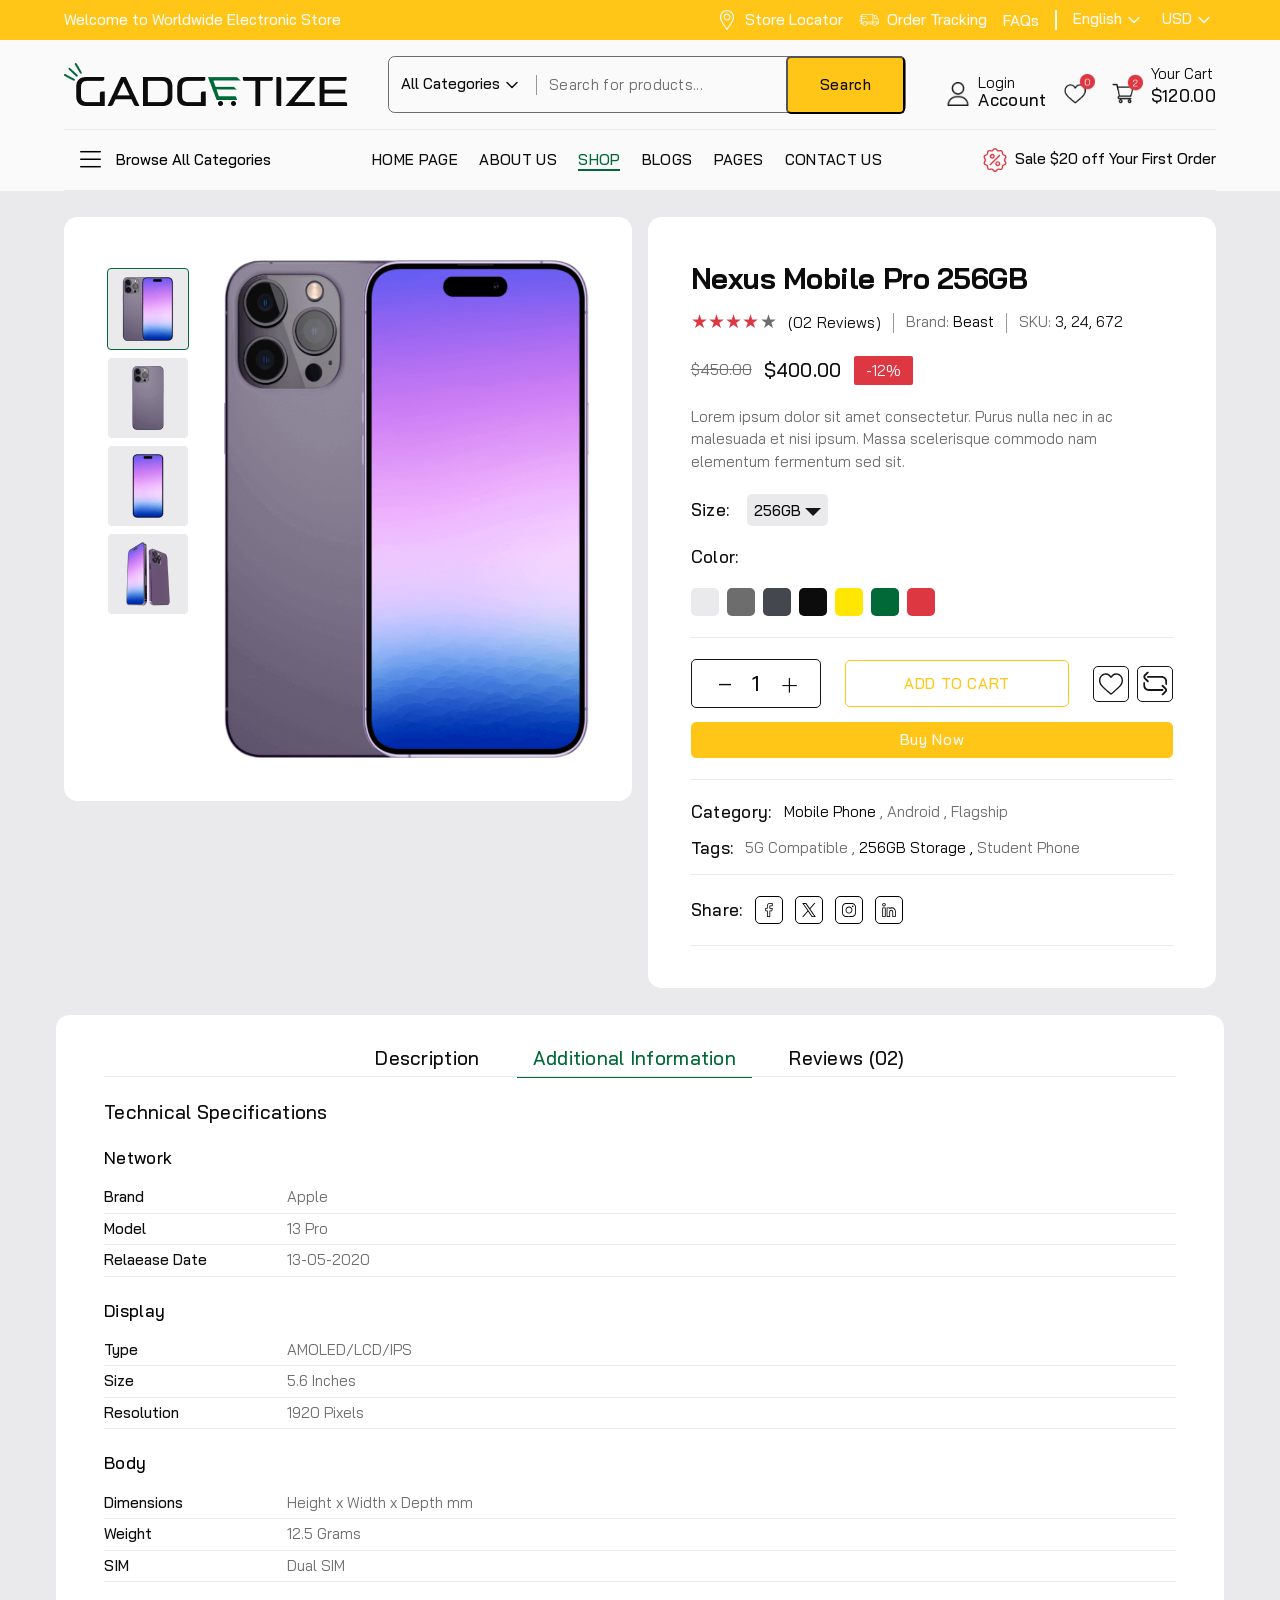
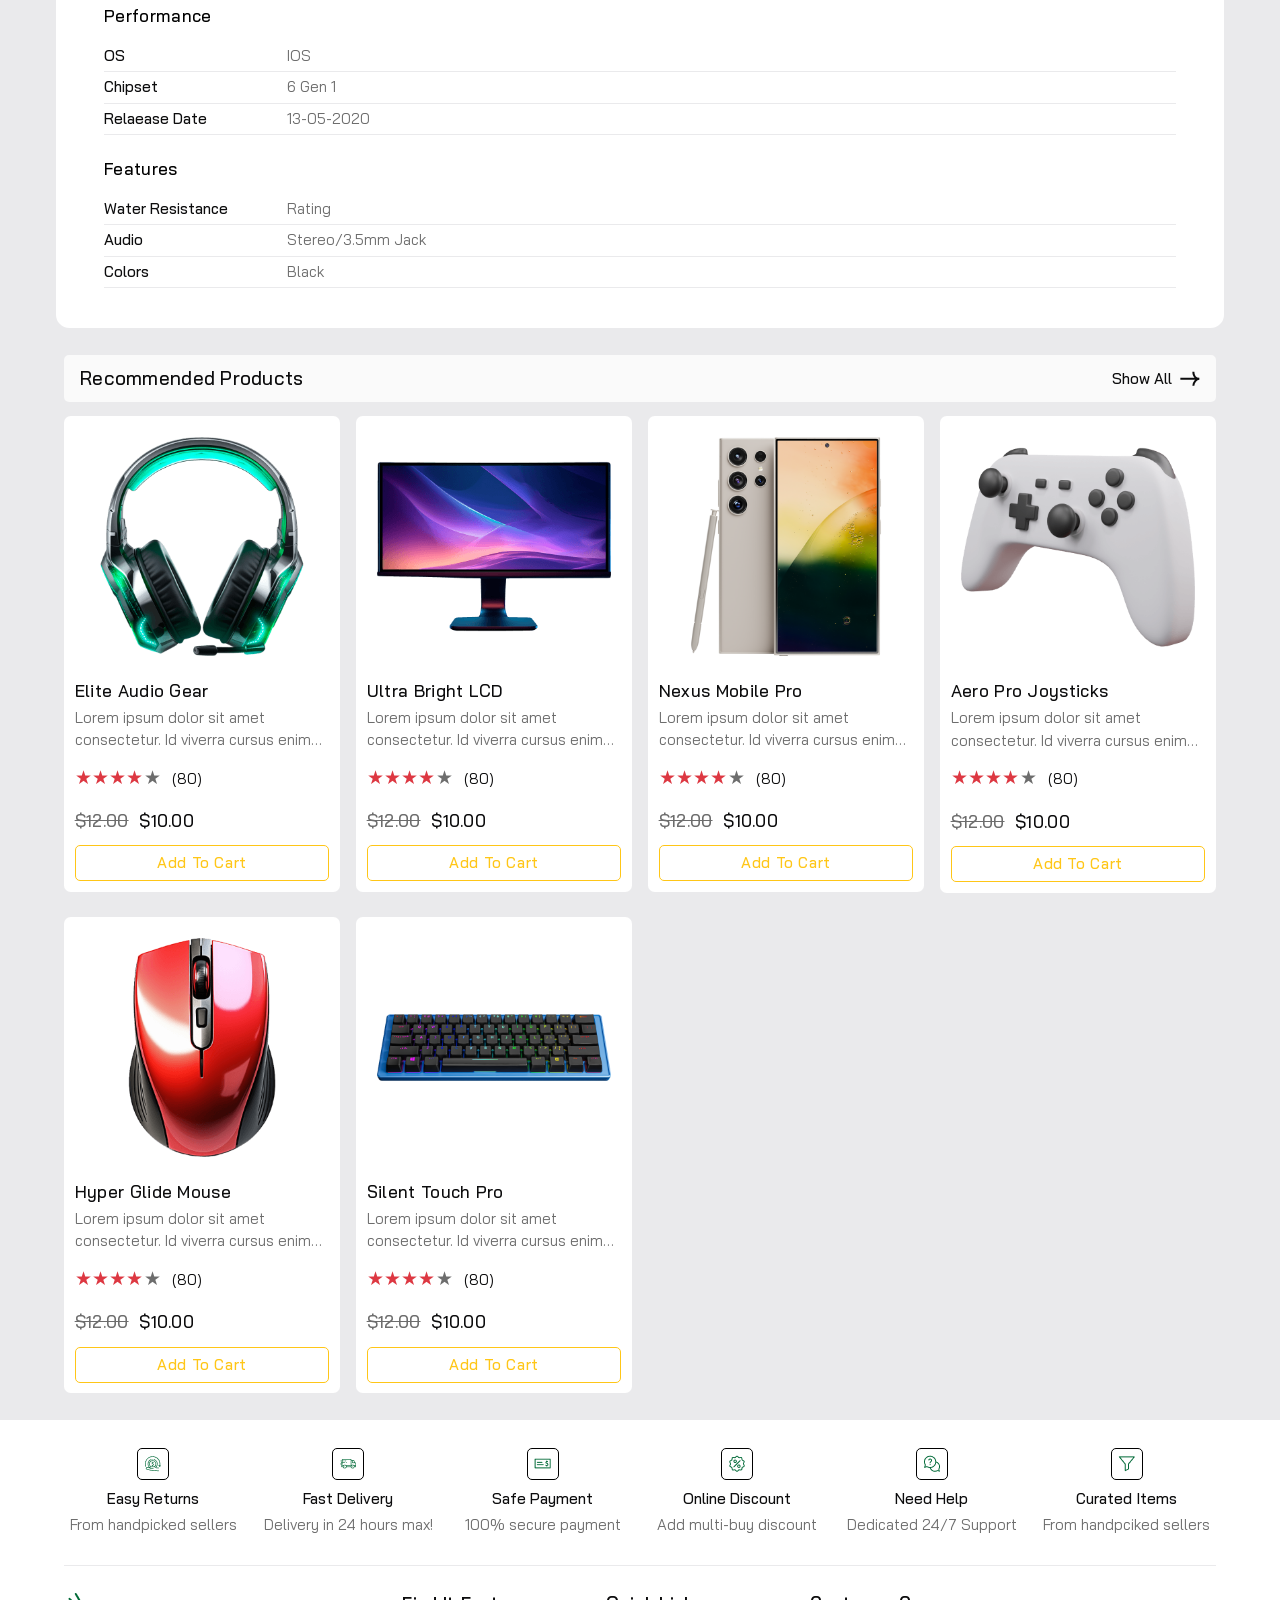
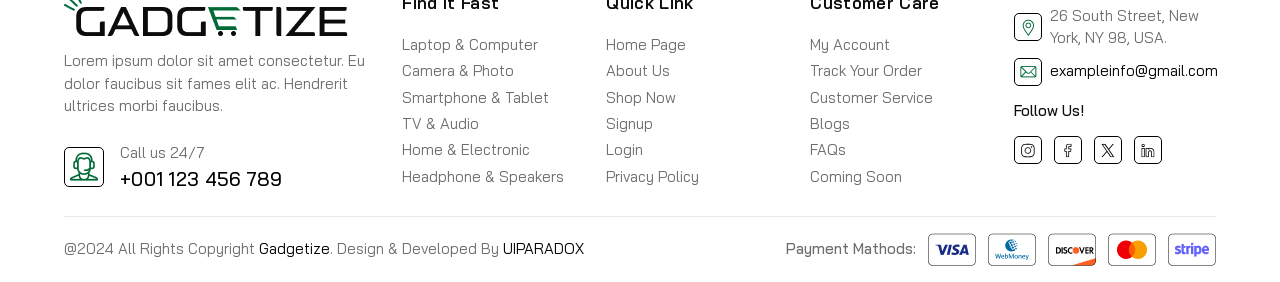
<file: shop-detail.html>
<!DOCTYPE html>
<html lang="en">


<!-- Mirrored from uiparadox.co.uk/templates/gadgetize/shop-detail.html by HTTrack Website Copier/3.x [XR&CO'2014], Sun, 22 Dec 2024 06:13:35 GMT -->
<head>
    <meta charset="UTF-8">
    <meta http-equiv="X-UA-Compatible" content="IE=edge">
    <meta name="viewport" content="width=device-width, initial-scale=1, shrink-to-fit=no">
    <meta name="description" content="Accessory-Store">

    <title>Accessory Store</title>

    <!-- Favicon -->
    <link rel="shortcut icon" type="image/x-icon" href="assets/media/favicon.png">

    <!-- All CSS files -->
    <link rel="stylesheet" href="assets/css/vendor/font-awesome.css">
    <link rel="stylesheet" href="assets/css/vendor/bootstrap.min.css">
    <link rel="stylesheet" href="assets/css/vendor/slick-slider.css">
    <link rel="stylesheet" href="assets/css/app.css">

</head>

<body class="tt-smooth-scroll">

    <!-- Main Wrapper Start -->
    <div id="scroll-container">
        <!-- Header Menu Start -->
        <header>
            <div class="header-section">
                <div class="header-top bg-color-primary">
                    <div class="header-start d-lg-block d-none">
                        <p class="fw-500 white">Welcome to Worldwide Electronic Store</p>
                    </div>
                    <div class="header-end">
                        <a href="contact.html" class="top-bar-links d-sm-flex d-none align-items-center gap-2">
                            <svg xmlns="http://www.w3.org/2000/svg" width="20" height="20" viewBox="0 0 20 20" fill="none">
                                <path
                                    d="M9.51246 19.7391C9.62113 19.9021 9.8041 20 10 20C10.1959 20 10.3789 19.9021 10.4875 19.7391C11.8742 17.6591 13.9167 15.0903 15.34 12.4778C16.478 10.3889 17.0312 8.60727 17.0312 7.03125C17.0312 3.15422 13.877 0 10 0C6.12297 0 2.96875 3.15422 2.96875 7.03125C2.96875 8.60727 3.52199 10.3889 4.66004 12.4778C6.08227 15.0883 8.12863 17.6634 9.51246 19.7391ZM10 1.17188C13.2309 1.17188 15.8594 3.80039 15.8594 7.03125C15.8594 8.40641 15.3529 10.0046 14.3109 11.9171C13.0841 14.1691 11.3334 16.4534 10 18.3738C8.66684 16.4537 6.91602 14.1692 5.6891 11.9171C4.64715 10.0046 4.14062 8.40641 4.14062 7.03125C4.14062 3.80039 6.76914 1.17188 10 1.17188Z"
                                    fill="#FAFAFA" />
                                <path
                                    d="M10 10.5469C11.9385 10.5469 13.5156 8.96977 13.5156 7.03125C13.5156 5.09273 11.9385 3.51562 10 3.51562C8.06148 3.51562 6.48438 5.09273 6.48438 7.03125C6.48438 8.96977 8.06148 10.5469 10 10.5469ZM10 4.6875C11.2923 4.6875 12.3438 5.73891 12.3438 7.03125C12.3438 8.32359 11.2923 9.375 10 9.375C8.70766 9.375 7.65625 8.32359 7.65625 7.03125C7.65625 5.73891 8.70766 4.6875 10 4.6875Z"
                                    fill="#FAFAFA" />
                            </svg>
                            <div>
                                <p class="fw-500 white">Store Locator</p>
                            </div>
                        </a>
                        <a href="tracking.html" class="top-bar-links d-flex align-items-center gap-2">
                            <svg xmlns="http://www.w3.org/2000/svg" width="20" height="20" viewBox="0 0 20 20" fill="none">
                                <g clip-path="url(#clip0_7765_205)">
                                    <path
                                        d="M5.95035 13.125H5.95008C5.73434 13.125 5.55957 13.2999 5.55957 13.5156C5.55957 13.7313 5.73461 13.9063 5.95035 13.9063C6.16609 13.9063 6.34097 13.7313 6.34097 13.5156C6.34097 13.2999 6.16609 13.125 5.95035 13.125Z"
                                        fill="#FAFAFA" />
                                    <path
                                        d="M15.7945 13.125H15.7942C15.5784 13.125 15.4037 13.2999 15.4037 13.5156C15.4037 13.7313 15.5787 13.9063 15.7945 13.9063C16.0102 13.9063 16.1851 13.7313 16.1851 13.5156C16.1851 13.2999 16.0102 13.125 15.7945 13.125Z"
                                        fill="#FAFAFA" />
                                    <path
                                        d="M18.9191 8.43752H18.7649L17.5204 5.54862C17.4587 5.40534 17.3177 5.31253 17.1617 5.31253H14.2318V4.53128C14.2318 4.31558 14.0569 4.14066 13.8412 4.14066H2.82543C2.62227 4.14066 2.45301 4.29636 2.43617 4.49886L2.30731 6.04499H1.0675C0.851761 6.04499 0.676879 6.21991 0.676879 6.43561C0.676879 6.65131 0.851761 6.82624 1.0675 6.82624H2.24219L2.14859 7.94928H1.65344C1.4377 7.94928 1.26282 8.1242 1.26282 8.33991C1.26282 8.55561 1.4377 8.73053 1.65344 8.73053H2.08352L1.98992 9.85354H0.481567C0.265825 9.85354 0.0909424 10.0285 0.0909424 10.2442C0.0909424 10.4599 0.265825 10.6348 0.481567 10.6348H1.92481L1.65488 13.8738C1.64582 13.9827 1.68274 14.0904 1.75668 14.1708C1.83067 14.2512 1.93488 14.2969 2.04414 14.2969H3.74031C4.06277 15.2063 4.93164 15.8594 5.95019 15.8594C6.96874 15.8594 7.83761 15.2063 8.16007 14.2969H13.5844C13.9069 15.2063 14.7758 15.8594 15.7943 15.8594C16.8129 15.8594 17.6817 15.2063 18.0042 14.2969H19.7004C19.9161 14.2969 20.091 14.122 20.091 13.9063V9.60943C20.0909 8.94131 19.5872 8.43752 18.9191 8.43752ZM15.9899 6.09378H16.9046L17.9142 8.43752H15.9899V6.09378ZM3.18035 9.85354H2.77387L2.86746 8.73053H5.91472C6.13046 8.73053 6.30534 8.55561 6.30534 8.33991C6.30534 8.1242 6.13046 7.94928 5.91472 7.94928H2.93258L3.02617 6.82624H4.15691C4.37265 6.82624 4.54754 6.65131 4.54754 6.43561C4.54754 6.21991 4.37265 6.04499 4.15691 6.04499H3.09125L3.18484 4.9219H13.4506V11.7578H7.49882C7.08558 11.3933 6.54323 11.1719 5.95019 11.1719C5.35714 11.1719 4.8148 11.3933 4.40156 11.7578H2.6152L2.70879 10.6348H3.18035C3.39609 10.6348 3.57097 10.4599 3.57097 10.2442C3.57097 10.0285 3.39609 9.85354 3.18035 9.85354ZM2.46871 13.5156L2.55008 12.5391H3.81969C3.68281 12.8365 3.60644 13.1673 3.60644 13.5156H2.46871ZM5.95019 15.0781C5.08863 15.0781 4.38769 14.3772 4.38769 13.5156C4.38769 12.6541 5.08863 11.9531 5.95019 11.9531C6.81175 11.9531 7.51269 12.6541 7.51269 13.5156C7.51269 14.3772 6.81175 15.0781 5.95019 15.0781ZM8.29393 13.5156C8.29393 13.1673 8.21757 12.8365 8.08069 12.5391H13.6638C13.5269 12.8365 13.4506 13.1673 13.4506 13.5156H8.29393ZM15.7943 15.0781C14.9327 15.0781 14.2318 14.3772 14.2318 13.5156C14.2318 12.6541 14.9327 11.9531 15.7943 11.9531C16.6558 11.9531 17.3568 12.6541 17.3568 13.5156C17.3568 14.3772 16.6558 15.0781 15.7943 15.0781ZM19.3097 13.5156H18.138C18.138 13.1673 18.0617 12.8365 17.9248 12.5391H19.3097V13.5156H19.3097ZM19.3097 11.7578H17.3429C16.9297 11.3933 16.3873 11.1719 15.7943 11.1719C15.2012 11.1719 14.6589 11.3933 14.2456 11.7578H14.2318V6.09378H15.2086V8.82815C15.2086 9.04385 15.3835 9.21877 15.5993 9.21877H18.9191C19.16 9.21877 19.3097 9.36846 19.3097 9.6094V11.7578Z"
                                        fill="#FAFAFA" />
                                    <path
                                        d="M7.75232 6.43561C7.75232 6.21991 7.57744 6.04499 7.3617 6.04499H5.91467C5.69893 6.04499 5.52405 6.21991 5.52405 6.43561C5.52405 6.65132 5.69893 6.82624 5.91467 6.82624H7.3617C7.57744 6.82624 7.75232 6.65132 7.75232 6.43561Z"
                                        fill="#FAFAFA" />
                                    <path
                                        d="M7.28186 8.33991C7.28186 8.55561 7.45674 8.73053 7.67248 8.73053H8.396C8.61174 8.73053 8.78662 8.55561 8.78662 8.33991C8.78662 8.1242 8.61174 7.94928 8.396 7.94928H7.67248C7.45674 7.94928 7.28186 8.12416 7.28186 8.33991Z"
                                        fill="#FAFAFA" />
                                </g>
                                <defs>
                                    <clipPath id="clip0_7765_205">
                                        <rect width="20" height="20" fill="white" transform="translate(0.0909424)" />
                                    </clipPath>
                                </defs>
                            </svg>
                            <p class="fw-500 white"> Order Tracking</p>
                        </a>
                        <div class="d-sm-block d-none">
                            <a href="about.html"><span class="fw-500 top-bar-links">FAQs</span></a>
                        </div>
                        <div class="vr-line d-sm-block d-none">
                        </div>
                        <div class="drop-container">
                            <div class="wrapper-dropdown white" id="dropdown">
                                <span class="selected-display" id="destination">English</span>
                                <svg id="drp-arrow" width="24" height="24" viewBox="0 0 24 24" fill="none"
                                    xmlns="http://www.w3.org/2000/svg" class="arrow transition-all ml-auto rotate-180">
                                    <path d="M7 14.5l5-5 5 5" stroke="currentColor" stroke-width="1.5" stroke-linecap="round"
                                        stroke-linejoin="round"></path>
                                </svg>
                                <ul class="topbar-dropdown bg-lightest-gray">
                                    <li class="item dark-black">English</li>
                                    <li class="item dark-black">Spanish</li>
                                    <li class="item dark-black">Italian</li>
                                    <li class="item dark-black">Arabic</li>
                                </ul>
                            </div>
                        </div>
                        <div class="drop-container">
                            <div class="wrapper-dropdown white" id="dropdown2">
                                <span class="selected-display" id="destination2">USD</span>
                                <svg id="drp-arrow2" width="24" height="24" viewBox="0 0 24 24" fill="none"
                                    xmlns="http://www.w3.org/2000/svg" class="arrow transition-all ml-auto rotate-180">
                                    <path d="M7 14.5l5-5 5 5" stroke="currentColor" stroke-width="1.5" stroke-linecap="round"
                                        stroke-linejoin="round"></path>
                                </svg>
                                <ul class="topbar-dropdown bg-lightest-gray">
                                    <li class="item dark-black">USD</li>
                                    <li class="item dark-black">AED </li>
                                    <li class="item dark-black">EUR</li>
                                    <li class="item dark-black">GBP</li>
                                </ul>
                            </div>
                        </div>

                    </div>
                </div>
                <div class="container-fluid">
                    <div class="header-center">
                        <a href="index.html" class="header-logo">
                            <img src="assets/media/logo.png" alt="">
                        </a>
                        <div class="mixin-container d-xl-flex d-none">
                            <div class="drop-container">
                                <div class="wrapper-dropdown" id="dropdown3">
                                    <span class="selected-display black fw-500" id="destination3">All Categories</span>
                                    <svg id="drp-arrow3" width="24" height="24" viewBox="0 0 24 24" fill="none"
                                        xmlns="http://www.w3.org/2000/svg" class="arrow transition-all ml-auto rotate-180">
                                        <path d="M7 14.5l5-5 5 5" stroke="currentColor" stroke-width="1.5" stroke-linecap="round"
                                            stroke-linejoin="round"></path>
                                    </svg>
                                    <ul class="topbar-dropdown bg-lightest-gray box-shadow-1">
                                        <li class="item dark-black">Digital & Electronics</li>
                                        <li class="item dark-black">Camera & Photo</li>
                                        <li class="item dark-black">Computer Hardware</li>
                                        <li class="item dark-black">Gamepad & Console</li>
                                        <li class="item dark-black">Headphone & Speaker</li>
                                        <li class="item dark-black">Laptop & Computer</li>
                                        <li class="item dark-black">Smartphone & Tablet</li>
                                        <li class="item dark-black">TV & Audio</li>
                                        <li class="item dark-black">Watches & Eyewear</li>
                                        <li class="item dark-black">Fan & AC</li>
                                    </ul>
                                </div>
                            </div>
                            <div class="vr-line vr-line-2"></div>
                            <form action="https://uiparadox.co.uk/templates/gadgetize/index.html" method="post">
                                <div class="input-field">
                                    <input type="text" name="search" id="searchInput" class="form-control" placeholder="Search for products...">
                                    <button type="submit" class="cus-btn">Search</button>
                                </div>
                            </form>
                        </div>
                        <div class="header-buttons">
                            <a href="register.html" class="button-block align-items-sm-unset align-items-end">
                                <img src="assets/media/users/user-3.png" alt="" class="user">
                                <div>
                                    <p>Login</p>
                                    <h6>Account</h6>
                                </div>
                            </a>
                            <a href="wishlist.html" class="button-block d-sm-flex d-none">
                                <img src="assets/media/icons/wishlist.png" alt="">
                            </a>
                            <a href="#" class="button-block d-sm-flex d-none cart-button">
                                <img src="assets/media/icons/cart.png" alt="">
                                <div>
                                    <p>Your Cart</p>
                                    <h6>$120.00</h6>
                                </div>
                            </a>
                        </div>
                    </div>
                    <div class="mixin-container d-xl-none d-flex">
                        <div class="drop-container">
                            <div class="wrapper-dropdown" id="dropdown4">
                                <span class="selected-display black fw-500" id="destination4">All Categories</span>
                                <svg id="drp-arrow4" width="24" height="24" viewBox="0 0 24 24" fill="none"
                                    xmlns="http://www.w3.org/2000/svg" class="arrow transition-all ml-auto rotate-180">
                                    <path d="M7 14.5l5-5 5 5" stroke="currentColor" stroke-width="1.5" stroke-linecap="round"
                                        stroke-linejoin="round"></path>
                                </svg>
                                <ul class="topbar-dropdown bg-lightest-gray box-shadow-1">
                                    <li class="item dark-black">Digital & Electronics</li>
                                    <li class="item dark-black">Camera & Photo</li>
                                    <li class="item dark-black">Computer Hardware</li>
                                    <li class="item dark-black">Gamepad & Console</li>
                                    <li class="item dark-black">Headphone & Speaker</li>
                                    <li class="item dark-black">Laptop & Computer</li>
                                    <li class="item dark-black">Smartphone & Tablet</li>
                                    <li class="item dark-black">TV & Audio</li>
                                    <li class="item dark-black">Watches & Eyewear</li>
                                    <li class="item dark-black">Fan & AC</li>
                                </ul>
                            </div>
                        </div>
                        <div class="vr-line vr-line-2"></div>
                        <div class="input-field">
                            <input type="text" name="search" id="searchInput2" class="form-control" placeholder="Search for products...">
                            <button type="submit" class="cus-btn">Search</button>
                        </div>
                    </div>
                    
                    <div class="header-bottom-area">
                        <nav class="navigation d-flex align-items-center justify-content-between">
                            <!-- Categories Dropdown -->
                            <div class="nav-container">
                                <nav class="all-category-nav">
                                    <label class="open-menu-all" for="open-menu-all">
                                        <input class="input-menu-all" id="open-menu-all" type="checkbox" name="menu-open">
                                        <span class="all-navigator"><i class="fas fa-bars" aria-hidden="true"></i> <span>Browse All Categories</span>
                                        </span>
                                        <span class="all-category-list list-unstyled">
                                            <span class="all-category-list-item"><a href="shop-grid-1.html"
                                                    class="all-category-list-link dark-black fw-500">Value Of The Day
                                                 </a>
                                            </span>
                                            <span class="all-category-list-item"><a href="shop-grid-1.html"
                                                    class="all-category-list-link dark-black fw-500">Top 100 Offers</a></span>
                                            <span class="all-category-list-item"><a href="shop-grid-1.html"
                                                    class="all-category-list-link dark-black fw-500">New Arrivals</a></span>
                                            <span class="all-category-list-item"><a href="javascript:;" class="all-category-list-link d-flex align-items-center justify-content-between">Laptop & Computer<i class="fas fa-angle-right" aria-hidden="true"></i></a>
                                                <span class="category-second-list">
                                                    <span class="sub-menu-main-wrapper">
                                                        <span class="wrapper-1">
                                                            <span class="category-second-list-ul list-unstyled mb-40">
                                                                <span class="dark-black fw-500 mb-16">Brands</span>
                                                                <span class="category-second-item"><a href="#">Apple </a></span>
                                                                <span class="category-second-item"><a href="#">Dell</a></span>
                                                                <span class="category-second-item"><a href="#">Asus </a></span>
                                                                <span class="category-second-item"><a href="#">Acer </a></span>
                                                                <span class="category-second-item"><a href="#">MSI </a></span>
                                                                <span class="category-second-item"><a href="#">Lenovo </a></span>
                                                            </span>
                                                            <span class="category-second-list-ul list-unstyled">
                                                                <span class="dark-black fw-500 mb-16">Devices</span>
                                                                <span class="category-second-item"><a href="#">Printer and Ink</a></span>
                                                                <span class="category-second-item"><a href="#">Project and Screen</a></span>
                                                                <span class="category-second-item"><a href="#">Network Adaptor</a></span>
                                                                <span class="category-second-item"><a href="#">Photocopy and Scanner</a></span>
                                                            </span>
                                                        </span>
                                                        <span class="wrapper-1">
                                                            <span class="category-second-list-ul list-unstyled mb-40">
                                                                <span class="dark-black fw-500 mb-16">Models</span>
                                                                <span class="category-second-item"><a href="#">Office Computer</a></span>
                                                                <span class="category-second-item"><a href="#">Business Computer</a></span>
                                                                <span class="category-second-item"><a href="#">Gaming Computer</a></span>
                                                                <span class="category-second-item"><a href="#">Programming Computer</a></span>
                                                            </span>
                                                            <span class="category-second-list-ul list-unstyled">
                                                                <span class="dark-black fw-500 mb-16">Prices</span>
                                                                <span class="category-second-item"><a href="#">Up to $200</a></span>
                                                                <span class="category-second-item"><a href="#">$500 to $1000</a></span>
                                                                <span class="category-second-item"><a href="#">$1000 to $2000</a></span>
                                                                <span class="category-second-item"><a href="#">$2000 to $3000</a></span>
                                                                <span class="category-second-item"><a href="#">$3000 to $4000</a></span>
                                                                <span class="category-second-item"><a href="#">$4000 to $5000</a></span>
                                                            </span>
                                                        </span>
                                                    </span>
                                                    <span class="img-product-menu">
                                                        <span class="image-content">
                                                            <span class="h6 d-block fw-400 white mb-4p">LCD</span>
                                                            <span class="h6 d-block fw-500 white mb-24">Radient View LCD</span>
                                                            <span class="d-block text-16 white mb-4p">Just from:</span>
                                                            <span class="d-block h4 color-ter mb-32">$840.99</span>
                                                            <a href="shop-list-1.html" class="cus-btn-3 sec">Shop Now</a>
                                                        </span>
                                                    </span>
                                                </span>
                                            </span>
                                            <span class="all-category-list-item"><a href="javascript:;" class="all-category-list-link d-flex align-items-center justify-content-between">Computer Hardware<i class="fas fa-angle-right" aria-hidden="true"></i></a>
                                                <span class="category-second-list">
                                                    <span class="sub-menu-main-wrapper">
                                                        <span class="wrapper-1">
                                                            <span class="category-second-list-ul list-unstyled mb-40">
                                                                <span class="dark-black fw-500 mb-16">Hardware</span>
                                                                <span class="category-second-item"><a href="#">CPU, Processor </a></span>
                                                                <span class="category-second-item"><a href="#">Motherboard</a></span>
                                                                <span class="category-second-item"><a href="#">RAM, Memory</a></span>
                                                                <span class="category-second-item"><a href="#">VGA, Graphic Card </a></span>
                                                                <span class="category-second-item"><a href="#">PSU, Power Supply</a></span>
                                                                <span class="category-second-item"><a href="#">Cooling Systems</a></span>
                                                            </span>
                                                            <span class="category-second-list-ul list-unstyled">
                                                                <span class="dark-black fw-500 mb-16">Others</span>
                                                                <span class="category-second-item"><a href="#">Security</a></span>
                                                                <span class="category-second-item"><a href="#">Barcode Scanner</a></span>
                                                                <span class="category-second-item"><a href="#">Attendence Machines</a></span>
                                                                <span class="category-second-item"><a href="#">Bill Counters</a></span>
                                                            </span>
                                                        </span>
                                                        <span class="wrapper-1">
                                                            <span class="category-second-list-ul list-unstyled mb-40">
                                                                <span class="dark-black fw-500 mb-16">Peripherals</span>
                                                                <span class="category-second-item"><a href="#">Mointer</a></span>
                                                                <span class="category-second-item"><a href="#">Mouse</a></span>
                                                                <span class="category-second-item"><a href="#">Keyboard</a></span>
                                                                <span class="category-second-item"><a href="#">Microphone</a></span>
                                                            </span>
                                                        </span>
                                                    </span>
                                                    <span class="img-product-menu v-2">
                                                        <span class="image-content">
                                                            <span class="d-block h6 fw-400 white mb-4p">LAPTOP</span>
                                                            <span class="d-block h6 fw-500 white mb-24">MACBOOK M1</span>
                                                            <span class="d-block text-16 white mb-4p">Just from:</span>
                                                            <span class="d-block h4 color-ter mb-32">$340.99</span>
                                                            <a href="shop-list-1.html" class="cus-btn-3 sec">Shop Now</a>
                                                        </span>
                                                    </span>
                                                </span>
                                            </span>
                                            <span class="all-category-list-item"><a href="shop-grid-2.html" class="all-category-list-link">Camera & Photo</a></span>
                                            <span class="all-category-list-item"><a href="javascript:;" class="all-category-list-link d-flex align-items-center justify-content-between">Smartphone & Tablets<i class="fas fa-angle-right" aria-hidden="true"></i></a>
                                                <span class="category-second-list">
                                                    <span class="sub-menu-main-wrapper">
                                                        <span class="wrapper-1">
                                                            <span class="category-second-list-ul list-unstyled mb-40">
                                                                <span class="dark-black fw-500 mb-16">Brands</span>
                                                                <span class="category-second-item"><a href="#">Apple </a></span>
                                                                <span class="category-second-item"><a href="#">Samsung</a></span>
                                                                <span class="category-second-item"><a href="#">Xiaomi</a></span>
                                                                <span class="category-second-item"><a href="#">Oppo </a></span>
                                                                <span class="category-second-item"><a href="#"> Huawei</a></span>
                                                                <span class="category-second-item"><a href="#">Nokia </a></span>
                                                                <span class="category-second-item"><a href="#">Vivo </a></span>
                                                            </span>
                                
                                                            <span class="category-second-list-ul list-unstyled">
                                                                <span class="dark-black fw-500 mb-16">Display Sizes</span>
                                                                <span class="category-second-item"><a href="#">Up to 6 Inches</a></span>
                                                                <span class="category-second-item"><a href="#">6 Inch - 8 Inch</a></span>
                                                                <span class="category-second-item"><a href="#">8 Inch - 10 Inch</a></span>
                                                            </span>
                                
                                                        </span>
                                                        <span class="wrapper-1">
                                                            <span class="category-second-list-ul list-unstyled mb-40">
                                                                <span class="dark-black fw-500 mb-16">Conditions</span>
                                                                <span class="category-second-item"><a href="#">All New</a></span>
                                                                <span class="category-second-item"><a href="#">Renewed</a></span>
                                                                <span class="category-second-item"><a href="#">Refurbished</a></span>
                                                                <span class="category-second-item"><a href="#">Used</a></span>
                                                            </span>
                                                            <span class="category-second-list-ul list-unstyled">
                                                                <span class="dark-black fw-500 mb-16">Prices</span>
                                                                <span class="category-second-item"><a href="#">Up to $200</a></span>
                                                                <span class="category-second-item"><a href="#">$500 to $1000</a></span>
                                                                <span class="category-second-item"><a href="#">$1000 to $2000</a></span>
                                                                <span class="category-second-item"><a href="#">$2000 to $3000</a></span>
                                                                <span class="category-second-item"><a href="#">$3000 to $4000</a></span>
                                                                <span class="category-second-item"><a href="#">$4000 to $5000</a></span>
                                                            </span>
                                                        </span>
                                                    </span>
                                                    <span class="img-product-menu v-3">
                                                        <span class="image-content">
                                                            <span class="d-block h6 fw-400 white mb-4p">MOBIME</span>
                                                            <span class="d-block h6 fw-500 white mb-24">Mobile Phone</span>
                                                            <span class="text-16 white mb-4p">Just from:</span>
                                                            <span class="d-block h4 color-ter mb-32">$500.99</span>
                                                            <a href="shop-list-1.html" class="cus-btn-3 sec">Shop Now</a>
                                                        </span>
                                                    </span>
                                                </span>
                                            </span>
                                            <span class="all-category-list-item"><a href="javascript:;" class="all-category-list-link d-flex align-items-center justify-content-between">TV & Audio<i class="fas fa-angle-right" aria-hidden="true"></i></a>
                                                <span class="category-second-list">
                                                    <span class="sub-menu-main-wrapper">
                                                        <span class="wrapper-1">
                                                            <span class="category-second-list-ul list-unstyled mb-40">
                                                                <span class="dark-black fw-500 mb-16">Brands</span>
                                                                <span class="category-second-item"><a href="#">Sony </a></span>
                                                                <span class="category-second-item"><a href="#">LG</a></span>
                                                                <span class="category-second-item"><a href="#">Samsung </a></span>
                                                                <span class="category-second-item"><a href="#">Panasonic</a></span>
                                                                <span class="category-second-item"><a href="#">Toshiba </a></span>
                                                            </span>
                                                            <span class="category-second-list-ul list-unstyled">
                                                                <span class="dark-black fw-500 mb-16">Department</span>
                                                                <span class="category-second-item"><a href="#">Smart TVs</a></span>
                                                                <span class="category-second-item"><a href="#">LED TVs</a></span>
                                                                <span class="category-second-item"><a href="#">Curved TVs</a></span>
                                                                <span class="category-second-item"><a href="#">OLED TVs</a></span>
                                                                <span class="category-second-item"><a href="#">Plasma TVs</a></span>
                                                                <span class="category-second-item"><a href="#">Smart TVs 4K</a></span>
                                                            </span>
                                                        </span>
                                                        <span class="wrapper-1">
                                                            <span class="category-second-list-ul list-unstyled">
                                                                <span class="dark-black fw-500 mb-16">Prices</span>
                                                                <span class="category-second-item"><a href="#">Up to $200</a></span>
                                                                <span class="category-second-item"><a href="#">$500 to $1000</a></span>
                                                                <span class="category-second-item"><a href="#">$1000 to $2000</a></span>
                                                                <span class="category-second-item"><a href="#">$2000 to $3000</a></span>
                                                                <span class="category-second-item"><a href="#">$3000 to $4000</a></span>
                                                                <span class="category-second-item"><a href="#">$4000 to $5000</a></span>
                                                                <span class="category-second-item"><a href="#">$5000 to $6000</a></span>
                                                            </span>
                                                        </span>
                                                    </span>
                                                    <span class="img-product-menu v-4">
                                                        <span class="image-content">
                                                            <span class="d-block h6 fw-400 white mb-4p">HEADPHONE</span>
                                                            <span class="d-block h6 fw-500 white mb-24">Bass Headphones</span>
                                                            <span class="text-16 white mb-4p">Just from:</span>
                                                            <span class="d-block h4 color-ter mb-32">$180.00</span>
                                                            <a href="shop-list-1.html" class="cus-btn-3 sec">Shop Now</a>
                                                        </span>
                                                    </span>
                                                </span>
                                            </span>
                                            <span class="all-category-list-item"><a href="shop-grid-3.html" class="all-category-list-link">Home &
                                                    Electronic</a></span>
                                            <span class="all-category-list-item"><a href="shop-grid-4.html" class="all-category-list-link">Headphone &
                                                    Speakers</a>
                                            </span>
                                            <span class="all-category-list-item"><a href="shop-grid-sidebar-1.html"
                                                    class="all-category-list-link">Watches & Eyewear</a></span>
                                            <span class="all-category-list-item"><a href="shop-grid-sidebar-2.html"
                                                    class="all-category-list-link">Gamepad & Console</a></span>
                                        </span>
                                    </label>
                                </nav>
                            </div>
                            <!-- Categories Dropdown -->
                            <div class="menu-button-right">
                                <div class="main-menu__nav">
                                    <ul class="main-menu__list">
                                        <li>
                                            <a href="index.html">Home Page</a>
                                        </li>
                                        <li>
                                            <a href="about.html">About Us</a>
                                        </li>
                                        <!--  -->
                                        <li class="dropdown">
                                            <a href="javascript:void(0);" class="active">Shop</a>
                                            <ul class="sub-menu">
                                                <li class="dropdown">
                                                    <a href="javascript:void(0);">Shop Grid</a>
                                                    <ul class="sub-menu">
                                                        <li><a href="shop-grid-1.html">Shop Grid 1</a></li>
                                                        <li><a href="shop-grid-2.html">Shop Grid 2</a></li>
                                                        <li><a href="shop-grid-3.html">Shop Grid 3</a></li>
                                                        <li><a href="shop-grid-4.html">Shop Grid 4</a></li>
                                                    </ul>
                                                </li>
                                                <li class="dropdown">
                                                    <a href="javascript:void(0);">Shop Grid with Sidebar</a>
                                                    <ul class="sub-menu">
                                                        <li><a href="shop-grid-sidebar-1.html">Shop Grid Sidebar 1</a></li>
                                                        <li><a href="shop-grid-sidebar-2.html">Shop Grid Sidebar 2</a></li>
                                                    </ul>
                                                </li>
                                                <li class="dropdown">
                                                    <a href="javascript:void(0);">Shop List</a>
                                                    <ul class="sub-menu">
                                                        <li><a href="shop-list-1.html">Shop List 1</a></li>
                                                    </ul>
                                                </li>
                                                <li class="dropdown">
                                                    <a href="javascript:void(0);">Shop List with Sidebar</a>
                                                    <ul class="sub-menu">
                                                        <li><a href="shop-list-sidebar-1.html">Shop List Sidebar 1</a></li>
                                                    </ul>
                                                </li>
                                                <li><a href="shop-detail.html" class="active">Shop Detail 1</a></li>
                                                <li><a href="shop-detail-2.html">Shop Detail 2</a></li>
                                                <li><a href="wishlist.html">Wishlist</a></li>
                                                <li><a href="cart.html">Cart</a></li>
                                                <li><a href="checkout.html">Checkout</a></li>
                                            </ul>
                                        </li>

                                        <!--  -->
                                        <li class="dropdown">
                                            <a href="javascript:void(0);">Blogs</a>
                                            <ul>
                                                <li><a href="blog-grid.html">Blog Grid</a></li>
                                                <li><a href="blog-grid-sidebar-1.html">Blog Grid Sidebar 1</a></li>
                                                <li><a href="blog-grid-sidebar-2.html">Blog Grid Sidebar 2</a></li>
                                                <li><a href="blog-list-sidebar-1.html">Blog List Sidebar 1</a></li>
                                                <li><a href="blog-detail.html">Blog Detail</a></li>
                                            </ul>
                                        </li>
                                        <li class="dropdown">
                                            <a href="javascript:void(0);">Pages</a>
                                            <ul>
                                                <li><a href="tracking.html" >Tracking</a></li>
                                                <li><a href="register.html">Register</a></li>
                                                <li><a href="404.html">404</a></li>
                                                <li><a href="coming-soon.html">Coming Soon</a></li>
                                            </ul>
                                        </li>
                                        <li>
                                            <a href="contact.html">Contact Us</a>
                                        </li>
                                    </ul>
                                </div>
                            </div>
                            <div class="main-menu__right">
                                <div class="d-sm-flex d-none gap-2">
                                    <svg xmlns="http://www.w3.org/2000/svg" width="24" height="24" viewBox="0 0 24 24" fill="none">
                                        <g clip-path="url(#clip0_7572_706)">
                                          <path d="M22.4042 12.3108C22.3076 12.1133 22.3076 11.8867 22.4042 11.6891L23.2993 9.85799C23.7977 8.83841 23.4028 7.62319 22.4003 7.0913L20.5999 6.13599C20.4056 6.03296 20.2724 5.84959 20.2344 5.63307L19.8823 3.62548C19.6862 2.5077 18.6523 1.75658 17.5288 1.91553L15.5107 2.201C15.2929 2.23175 15.0775 2.16172 14.9195 2.00886L13.4546 0.591743C12.6389 -0.197346 11.3611 -0.197393 10.5455 0.591743L9.08059 2.009C8.92253 2.16191 8.70714 2.2318 8.48936 2.20114L6.47126 1.91567C5.34744 1.75663 4.31385 2.50784 4.11778 3.62562L3.76565 5.63312C3.72764 5.84968 3.59447 6.03301 3.40027 6.13609L1.59981 7.09139C0.597345 7.62323 0.202473 8.83855 0.700845 9.85813L1.59592 11.6892C1.69248 11.8868 1.69248 12.1134 1.59592 12.3109L0.700798 14.1421C0.202426 15.1616 0.597298 16.3769 1.59976 16.9087L3.40022 17.864C3.59447 17.9671 3.72764 18.1505 3.76565 18.367L4.11778 20.3746C4.29628 21.3921 5.1688 22.1057 6.17159 22.1056C6.27036 22.1056 6.37058 22.0987 6.47131 22.0845L8.48941 21.799C8.70705 21.7681 8.92258 21.8383 9.08064 21.9911L10.5455 23.4083C10.9534 23.8028 11.4766 24.0001 12 24C12.5233 24 13.0469 23.8027 13.4546 23.4083L14.9195 21.9911C15.0776 21.8383 15.293 21.7684 15.5107 21.799L17.5288 22.0845C18.6528 22.2435 19.6862 21.4923 19.8823 20.3745L20.2345 18.367C20.2725 18.1505 20.4057 17.9671 20.5999 17.864L22.4003 16.9087C23.4028 16.3769 23.7977 15.1616 23.2993 14.142L22.4042 12.3108ZM21.7515 15.6859L19.9511 16.6412C19.377 16.9459 18.9833 17.4876 18.8711 18.1278L18.519 20.1353C18.4526 20.5135 18.103 20.7675 17.7227 20.7138L15.7046 20.4284C15.061 20.3372 14.4242 20.5443 13.9571 20.9962L12.4921 22.4132C12.2162 22.6801 11.7839 22.6801 11.5079 22.4132L10.043 20.9961C9.64824 20.6142 9.13215 20.4073 8.59338 20.4073C8.49466 20.4073 8.39514 20.4142 8.29549 20.4283L6.27739 20.7138C5.89742 20.7675 5.5475 20.5135 5.48113 20.1353L5.12896 18.1277C5.01665 17.4876 4.62299 16.9457 4.04892 16.6412L2.24846 15.6859C1.90928 15.5059 1.77568 15.0948 1.94429 14.7498L2.83941 12.9187C3.12478 12.3348 3.12478 11.6651 2.83941 11.0813L1.94429 9.25011C1.77568 8.90516 1.90928 8.49403 2.24846 8.31407L4.04892 7.35877C4.62295 7.05413 5.01665 6.51235 5.12891 5.87223L5.48104 3.86468C5.54741 3.48649 5.897 3.23243 6.2773 3.28615L8.29539 3.57162C8.93875 3.66269 9.57582 3.45565 10.0429 3.00382L11.5079 1.58671C11.7838 1.3198 12.2161 1.3198 12.4921 1.58671L13.957 3.00382C14.4241 3.4557 15.0611 3.66269 15.7045 3.57162L17.7226 3.28615C18.1026 3.23238 18.4525 3.48649 18.5189 3.86468L18.871 5.87227C18.9833 6.5124 19.377 7.05422 19.951 7.35877L21.7515 8.31407C22.0907 8.49403 22.2243 8.90516 22.0557 9.25011L21.1605 11.0812C20.8752 11.6651 20.8752 12.3348 21.1605 12.9186L22.0557 14.7497C22.2243 15.0948 22.0907 15.506 21.7515 15.6859Z" fill="#DD3842"/>
                                          <path d="M17.057 6.94288C16.7867 6.6726 16.3485 6.6726 16.0782 6.94288L6.94282 16.0783C6.67254 16.3486 6.67254 16.7868 6.94282 17.0571C7.07796 17.1922 7.2551 17.2598 7.43219 17.2598C7.60929 17.2598 7.78647 17.1923 7.92157 17.0571L17.0569 7.92172C17.3273 7.65139 17.3273 7.21321 17.057 6.94288Z" fill="#DD3842"/>
                                          <path d="M9.2316 5.77103C7.83229 5.77103 6.69385 6.90947 6.69385 8.30878C6.69385 9.70808 7.83229 10.8465 9.2316 10.8465C10.6309 10.8465 11.7693 9.70808 11.7693 8.30878C11.7693 6.90947 10.6309 5.77103 9.2316 5.77103ZM9.2316 9.46227C8.59555 9.46227 8.0781 8.94482 8.0781 8.30873C8.0781 7.67269 8.59555 7.15524 9.2316 7.15524C9.86764 7.15524 10.3851 7.67269 10.3851 8.30873C10.3851 8.94482 9.86764 9.46227 9.2316 9.46227Z" fill="#DD3842"/>
                                          <path d="M14.7685 13.1535C13.3692 13.1535 12.2307 14.292 12.2307 15.6913C12.2307 17.0906 13.3692 18.229 14.7685 18.229C16.1678 18.229 17.3062 17.0906 17.3062 15.6913C17.3062 14.292 16.1678 13.1535 14.7685 13.1535ZM14.7685 16.8448C14.1324 16.8448 13.6149 16.3273 13.6149 15.6913C13.6149 15.0552 14.1324 14.5378 14.7685 14.5378C15.4045 14.5378 15.922 15.0552 15.922 15.6913C15.922 16.3273 15.4045 16.8448 14.7685 16.8448Z" fill="#DD3842"/>
                                        </g>
                                        <defs>
                                          <clipPath id="clip0_7572_706">
                                            <rect width="24" height="24" fill="white"/>
                                          </clipPath>
                                        </defs>
                                    </svg>
                                    <p class="black fw-500">Sale $20 off Your First Order</p>
                                </div>
                                <a href="#" class="main-menu__toggler mobile-nav__toggler">
                                    <img src="assets/media/icons/menu-2.png" alt="">
                                    Menu
                                </a>
                            </div>
                        </nav>
                    </div>
                </div>
            </div>
        </header>
        <!-- Header Menu End -->

        <!-- Main Sections -->
        <main class="main-wrapper bg-lightest-gray">
            <!-- Shop Detail Start -->
            <section class="shop-detail py-40">
                <div class="container-fluid">
                    <div class="detail-wrapper">
                        <div class="row row-gap-3">
                            <div class="col-xl-6">
                                <div class="product-image-container bg-white">
                                    <div class="product-slider-asnav">
                                        <div class="nav-image">
                                            <img src="assets/media/products/nav-image-1.png" alt="">
                                        </div>
                                        <div class="nav-image">
                                            <img src="assets/media/products/nav-image-2.png" alt="">
                                        </div>
                                        <div class="nav-image">
                                            <img src="assets/media/products/nav-image-3.png" alt="">
                                        </div>
                                        <div class="nav-image">
                                            <img src="assets/media/products/nav-image-4.png" alt="">
                                        </div>
                                    </div>
                                    <div class="product-slider">
                                        <div class="detail-image">
                                            <img src="assets/media/products/large-image-1.png" alt="">
                                        </div>
                                        <div class="detail-image">
                                            <img src="assets/media/products/large-image-2.png" alt="">
                                        </div>
                                        <div class="detail-image">
                                            <img src="assets/media/products/large-image-3.png" alt="">
                                        </div>
                                        <div class="detail-image">
                                            <img src="assets/media/products/large-image-4.png" alt="">
                                        </div>
                                    </div>
                                </div>
                            </div>
                            <div class="col-xl-6">
                                <div class="product-text-container bg-white br-20">
                                    <h3 class="fw-700 mb-16">Nexus Mobile Pro 256GB</h3>
                                    <div class="d-flex align-items-center flex-wrap gap-16 mb-24">
                                        <h5 class="color-sec">★★★★<span class="light-gray">★</span>&nbsp;&nbsp;<span
                                                class="text-16 fw-400 dark-black">(02 Reviews)</span></h5>
                                        <div class="vr-line vr-line-2"></div>
                                        <p class="light-gray">Brand: <span class="color-primary">Beast</span></p>
                                        <div class="vr-line vr-line-2"></div>
                                        <p class="light-gray">SKU: <span class="light-black">3, 24, 672</span></p>
                                    </div>
                                    <div class="d-flex align-items-center gap-16 mb-24">
                                        <p class="light-gray text-decoration-line-through">$450.00</p>
                                        <h5>$400.00</h5>
                                        <span class="label white">-12%</span>
                                    </div>
                                    <p class="light-gray mb-24">
                                        Lorem ipsum dolor sit amet consectetur. Purus nulla nec in ac malesuada et nisi ipsum.
                                        Massa scelerisque commodo nam
                                        elementum fermentum sed sit.
                                    </p>
                                    <div class="d-flex align-items-center gap-24 mb-24">
                                        <h6>Size:</h6>
                                        <div class="drop-container bg-lightest-gray p-8-12 br-5">
                                            <div class="wrapper-dropdown black" id="dropdown02">
                                                <span class="selected-display" id="destination_02">256GB</span>
                                                <svg id="drp-arrow-2" width="16" height="16" viewBox="0 0 16 16" fill="none"
                                                    xmlns="http://www.w3.org/2000/svg">
                                                    <g clip-path="url(#clip0_7951_48322)">
                                                        <g clip-path="url(#clip1_7951_48322)">
                                                            <path
                                                                d="M0.0742188 4.01306L8.07424 11.987L16.0742 4.01306H0.0742188Z"
                                                                fill="#141516" />
                                                        </g>
                                                    </g>
                                                    <defs>
                                                        <clipPath id="clip0_7951_48322">
                                                            <rect width="16" height="16" fill="white" />
                                                        </clipPath>
                                                        <clipPath id="clip1_7951_48322">
                                                            <rect width="16" height="16" fill="white"
                                                                transform="translate(0.0742188)" />
                                                        </clipPath>
                                                    </defs>
                                                </svg>
        
                                                <ul class="topbar-dropdown bg-lightest-gray">
                                                    <li class="item dark-black">512GB</li>
                                                    <li class="item dark-black">256GB</li>
                                                    <li class="item dark-black">128GB</li>
                                                    <li class="item dark-black">64GB</li>
                                                    <li class="item dark-black">32GB</li>
                                                </ul>
                                            </div>
                                        </div>
                                    </div>
                                    <div class="content-block mb-24">
                                        <h6 class="mb-24">Color:</h6>
                                        <div class="product-color">
                                            <ul class="unstyled list">
                                                <li>
                                                    <label for="muhRadio1"
                                                        class="d-flex align-items-center h-21 light-black font-sec fw-500">
                                                        <input type="radio" id="muhRadio1" name="muhRadio" class="radio-1"
                                                            value="muhRadio1">
                                                    </label>
                                                </li>
                                                <li>
                                                    <label for="muhRadio2"
                                                        class="d-flex align-items-center h-21 light-black font-sec fw-500">
                                                        <input type="radio" id="muhRadio2" name="muhRadio" class="radio-2"
                                                            value="muhRadio2">
                                                    </label>
                                                </li>
                                                <li>
                                                    <label for="muhRadio3"
                                                        class="d-flex align-items-center h-21 light-black font-sec fw-500">
                                                        <input type="radio" id="muhRadio3" name="muhRadio" class="radio-3"
                                                            value="muhRadio3">
                                                    </label>
                                                </li>
                                                <li>
                                                    <label for="muhRadio4"
                                                        class="d-flex align-items-center h-21 light-black font-sec fw-500">
                                                        <input type="radio" id="muhRadio4" name="muhRadio" class="radio-4"
                                                            value="muhRadio4">
                                                    </label>
                                                </li>
                                                <li>
                                                    <label for="muhRadio5"
                                                        class="d-flex align-items-center h-21 light-black font-sec fw-500">
                                                        <input type="radio" id="muhRadio5" name="muhRadio" class="radio-5"
                                                            value="muhRadio5">
                                                    </label>
                                                </li>
                                                <li>
                                                    <label for="muhRadio6"
                                                        class="d-flex align-items-center h-21 light-black font-sec fw-500">
                                                        <input type="radio" id="muhRadio6" name="muhRadio" class="radio-6"
                                                            value="muhRadio6">
                                                    </label>
                                                </li>
                                                <li>
                                                    <label for="muhRadio7"
                                                        class="d-flex align-items-center h-21 light-black font-sec fw-500">
                                                        <input type="radio" id="muhRadio7" name="muhRadio" class="radio-7"
                                                            value="muhRadio7">
                                                    </label>
                                                </li>
                                            </ul>
                                        </div>
                                    </div>
                                    <div class="hr-line mb-24"></div>
                                    <div class="function-bar mb-16">
                                        <div class="quantity quantity-wrap">
                                            <div class="input-area quantity-wrap">
                                                <input class="decrement" type="button" value="-">
                                                <input type="text" name="quantity" value="1" maxlength="2" size="1"
                                                    class="number">
                                                <input class="increment" type="button" value="+">
                                            </div>
                                        </div>
                                        <div class="cart-btn w-100">
                                            <a href="cart.html" class="cus-btn-2 w-100">ADD TO CART</a>
                                        </div>
                                        <div class="side-icons">
                                            <ul class="list-unstyled m-0">
                                                <li>
                                                    <a href="wishlist.html">
                                                        <svg xmlns="http://www.w3.org/2000/svg" width="24" height="22"
                                                            viewBox="0 0 24 22" fill="none">
                                                            <path
                                                                d="M12 21.6648C11.6583 21.6648 11.3289 21.541 11.0722 21.3162C10.1026 20.4684 9.16789 19.6717 8.34318 18.9689L8.33897 18.9653C5.92107 16.9048 3.83312 15.1254 2.38037 13.3725C0.756407 11.4129 0 9.55493 0 7.52521C0 5.55316 0.676207 3.73383 1.90393 2.4021C3.1463 1.05463 4.851 0.3125 6.70458 0.3125C8.08995 0.3125 9.35869 0.750488 10.4754 1.6142C11.039 2.05017 11.5499 2.58374 12 3.20612C12.4502 2.58374 12.9609 2.05017 13.5247 1.6142C14.6415 0.750488 15.9102 0.3125 17.2956 0.3125C19.149 0.3125 20.8538 1.05463 22.0962 2.4021C23.3239 3.73383 24 5.55316 24 7.52521C24 9.55493 23.2437 11.4129 21.6198 13.3723C20.167 15.1254 18.0793 16.9046 15.6617 18.9649C14.8355 19.6688 13.8993 20.4667 12.9276 21.3165C12.6711 21.541 12.3415 21.6648 12 21.6648ZM6.70458 1.71838C5.24834 1.71838 3.91058 2.29956 2.93737 3.35498C1.9497 4.42633 1.4057 5.90729 1.4057 7.52521C1.4057 9.2323 2.04016 10.759 3.4627 12.4755C4.83764 14.1346 6.88274 15.8774 9.25065 17.8954L9.25505 17.899C10.0829 18.6046 11.0213 19.4044 11.998 20.2584C12.9805 19.4027 13.9204 18.6016 14.7498 17.895C17.1176 15.877 19.1625 14.1346 20.5374 12.4755C21.9598 10.759 22.5943 9.2323 22.5943 7.52521C22.5943 5.90729 22.0503 4.42633 21.0626 3.35498C20.0896 2.29956 18.7516 1.71838 17.2956 1.71838C16.2288 1.71838 15.2494 2.0575 14.3846 2.7262C13.6139 3.32239 13.077 4.07605 12.7622 4.60339C12.6004 4.87457 12.3155 5.03644 12 5.03644C11.6845 5.03644 11.3996 4.87457 11.2377 4.60339C10.9231 4.07605 10.3863 3.32239 9.6154 2.7262C8.75059 2.0575 7.77116 1.71838 6.70458 1.71838Z"
                                                                fill="#141516" />
                                                        </svg>
                                                    </a>
                                                </li>
                                                <li>
                                                    <a href="#" class="zui-wrapper-button" data-bs-toggle="modal" data-bs-target="#comparepopup">
                                                        <svg width="25" height="25" viewBox="0 0 25 25" fill="none"
                                                            xmlns="http://www.w3.org/2000/svg">
                                                            <g clip-path="url(#clip0_7951_48348)">
                                                                <g clip-path="url(#clip1_7951_48348)">
                                                                    <path
                                                                        d="M19.5508 24.4844C19.3083 24.4844 19.0659 24.3908 18.8823 24.2042C18.5193 23.835 18.5243 23.2414 18.8935 22.8784L22.0446 19.7799C22.2199 19.6043 22.3164 19.3715 22.3164 19.1241C22.3164 18.8774 22.2205 18.6454 22.0462 18.4699L18.897 15.4064C18.0386 14.5069 19.2826 13.2294 20.2045 14.0624L23.3587 17.1309C23.3614 17.1336 23.3642 17.1362 23.3668 17.1389C23.8986 17.6691 24.1914 18.3741 24.1914 19.1242C24.1914 19.8742 23.8985 20.5792 23.3668 21.1093C23.3653 21.1108 23.3637 21.1123 23.3622 21.1139L20.208 24.2154C20.0255 24.3949 19.7881 24.4844 19.5508 24.4844ZM19.5508 19.9844H5.81641C2.71478 19.9844 0.191406 17.461 0.191406 14.3594V11.9688C0.237484 10.7262 2.02075 10.7271 2.06641 11.9688V14.3594C2.06641 16.4271 3.74866 18.1094 5.81641 18.1094H19.5508C20.7933 18.1555 20.7924 19.9387 19.5508 19.9844ZM23.2539 13.9375C22.7361 13.9375 22.3164 13.5178 22.3164 13V10.6094C22.3164 8.54164 20.6342 6.85939 18.5664 6.85939H4.83203C3.58947 6.81331 3.59041 5.03004 4.83203 4.98439H18.5664C21.668 4.98439 24.1914 7.50776 24.1914 10.6094V13C24.1914 13.5178 23.7717 13.9375 23.2539 13.9375ZM4.83194 11.1719C4.59634 11.1719 4.36052 11.0837 4.17831 10.9063L1.02409 7.83785C1.02133 7.83518 1.01861 7.83251 1.01594 7.82979C0.484234 7.29968 0.191406 6.59468 0.191406 5.84464C0.191406 5.09459 0.484234 4.38954 1.01594 3.85948C1.01748 3.85793 1.01898 3.85643 1.02053 3.85493L4.17475 0.7534C4.54394 0.3904 5.13752 0.395369 5.50052 0.764557C5.86352 1.13374 5.85855 1.72732 5.48936 2.09032L2.33823 5.18885C1.97884 5.53432 1.97809 6.15242 2.33655 6.49878L5.48575 9.56239C5.85686 9.92342 5.86502 10.5169 5.50398 10.8881C5.32028 11.077 5.07616 11.1719 4.83194 11.1719Z"
                                                                        fill="#141516" />
                                                                </g>
                                                            </g>
                                                            <defs>
                                                                <clipPath id="clip0_7951_48348">
                                                                    <rect width="24" height="24" fill="white"
                                                                        transform="translate(0.0820312 0.484375)" />
                                                                </clipPath>
                                                                <clipPath id="clip1_7951_48348">
                                                                    <rect width="24" height="24" fill="white"
                                                                        transform="translate(0.191406 0.484375)" />
                                                                </clipPath>
                                                            </defs>
                                                        </svg>
                                                    </a>
                                                </li>
                                            </ul>
                                        </div>
                                    </div>
                                    <a href="checkout.html" class="cus-btn-3 w-100 mb-24">Buy Now</a>
                                    <div class="hr-line mb-24"></div>
                                    <div class="d-flex align-items-center gap-16 mb-16">
                                        <h6>Category:</h6>
                                        <p class="light-gray"> <span class="color-primary">Mobile Phone</span> , Android , Flagship</p>
                                    </div>
                                    <div class="d-flex align-items-center gap-16 mb-16">
                                        <h6>Tags:</h6>
                                        <p class="light-gray">5G Compatible , <span class="color-primary">256GB Storage , </span> Student Phone</p>
                                    </div>
                                    <div class="hr-line mb-24"></div>
                                    <div class="d-flex align-items-center gap-16 mb-24">
                                        <h6>Share:</h6>
                                        <ul class="list-unstyled social-link m-0">
                                            <li>
                                                <a href="#">
                                                    <svg xmlns="http://www.w3.org/2000/svg" width="16" height="16"
                                                        viewBox="0 0 16 16" fill="none">
                                                        <g clip-path="url(#clip0_7951_48369)">
                                                            <path
                                                                d="M11.75 3.75018C12.0087 3.75018 12.2188 3.54018 12.2188 3.28143V0.468933C12.2188 0.210183 12.0087 0.000183105 11.75 0.000183105H8.9375C7.12812 0.000183105 5.65625 1.47206 5.65625 3.28143V5.62518H4.25C3.99125 5.62518 3.78125 5.83518 3.78125 6.09393V8.90643C3.78125 9.16518 3.99125 9.37518 4.25 9.37518H5.65625V15.5314C5.65625 15.7902 5.86625 16.0002 6.125 16.0002H8.9375C9.19625 16.0002 9.40625 15.7902 9.40625 15.5314V9.37518H11.2812C11.5103 9.37518 11.7059 9.20956 11.7438 8.98362L12.2125 6.17112C12.235 6.03518 12.1969 5.89612 12.1078 5.79081C12.0188 5.68581 11.8878 5.62518 11.75 5.62518H9.40625V3.75018H11.75ZM8.9375 6.56268H11.1966L10.8841 8.43768H8.9375C8.67875 8.43768 8.46875 8.64768 8.46875 8.90643V15.0627H6.59375V8.90643C6.59375 8.64768 6.38375 8.43768 6.125 8.43768H4.71875V6.56268H6.125C6.38375 6.56268 6.59375 6.35268 6.59375 6.09393V3.28143C6.59375 1.98925 7.64531 0.937683 8.9375 0.937683H11.2812V2.81268H8.9375C8.67875 2.81268 8.46875 3.02268 8.46875 3.28143V6.09393C8.46875 6.35268 8.67875 6.56268 8.9375 6.56268Z"
                                                                fill="#FAFAFA" />
                                                        </g>
                                                        <defs>
                                                            <clipPath id="clip0_7951_48369">
                                                                <rect width="16" height="16" fill="white" />
                                                            </clipPath>
                                                        </defs>
                                                    </svg>
                                                </a>
                                            </li>
                                            <li>
                                                <a href="#">
                                                    <svg xmlns="http://www.w3.org/2000/svg" width="16" height="16"
                                                        viewBox="0 0 16 16" fill="none">
                                                        <g clip-path="url(#clip0_7951_48371)">
                                                            <path
                                                                d="M9.4932 6.77509L15.3215 0.000183105H13.9404L8.87967 5.88274L4.83771 0.000183105H0.175781L6.28802 8.89565L0.175781 16.0002H1.55698L6.9012 9.788L11.1698 16.0002H15.8317L9.49287 6.77509H9.4932ZM7.60147 8.97402L6.98217 8.08823L2.05464 1.03992H4.17607L8.15265 6.72814L8.77195 7.61392L13.941 15.0077H11.8196L7.60147 8.97436V8.97402Z"
                                                                fill="#006937" />
                                                        </g>
                                                        <defs>
                                                            <clipPath id="clip0_7951_48371">
                                                                <rect width="16" height="16" fill="white" />
                                                            </clipPath>
                                                        </defs>
                                                    </svg>
                                                </a>
                                            </li>
                                            <li>
                                                <a href="#">
                                                    <svg xmlns="http://www.w3.org/2000/svg" width="16" height="16"
                                                        viewBox="0 0 16 16" fill="none">
                                                        <g clip-path="url(#clip0_7951_48373)">
                                                            <path
                                                                d="M8.15747 16.0002C8.10449 16.0002 8.05151 16.0002 7.99817 16C6.74402 16.003 5.5852 15.9711 4.45825 15.9025C3.42505 15.8397 2.48193 15.4826 1.73071 14.8701C1.00586 14.279 0.510864 13.4798 0.259521 12.4949C0.0407715 11.6375 0.0291748 10.7959 0.0180664 9.98177C0.0100097 9.39766 0.00170898 8.70552 0 8.00166C0.00170898 7.29488 0.0100097 6.60274 0.0180664 6.01863C0.0291748 5.20467 0.0407715 4.36299 0.259521 3.50545C0.510864 2.52058 1.00586 1.72139 1.73071 1.13033C2.48193 0.517777 3.42505 0.160722 4.45837 0.0978555C5.58533 0.0293741 6.74438 -0.00260836 8.00122 0.000443394C9.25574 -0.00224215 10.4142 0.0293741 11.5411 0.0978555C12.5743 0.160722 13.5175 0.517777 14.2687 1.13033C14.9936 1.72139 15.4885 2.52058 15.7399 3.50545C15.9586 4.36287 15.9702 5.20467 15.9813 6.01863C15.9894 6.60274 15.9978 7.29488 15.9994 7.99873V8.00166C15.9978 8.70552 15.9894 9.39766 15.9813 9.98177C15.9702 10.7957 15.9587 11.6374 15.7399 12.4949C15.4885 13.4798 14.9936 14.279 14.2687 14.8701C13.5175 15.4826 12.5743 15.8397 11.5411 15.9025C10.4619 15.9682 9.35327 16.0002 8.15747 16.0002ZM7.99817 15.009C9.23193 15.0119 10.3647 14.9807 11.4652 14.9138C12.2465 14.8663 13.168 14.3538 13.7229 13.9013C14.2359 13.483 14.5891 12.9058 14.7729 12.1859C14.955 11.4721 14.9655 10.7058 14.9756 9.96468C14.9835 9.38448 14.9918 8.69722 14.9936 8.0002C14.9918 7.30305 14.9835 6.61592 14.9756 6.03572C14.9655 5.29463 14.955 4.52828 14.7729 3.81441C14.5891 3.09444 14.2359 2.51729 13.7229 2.09895C13.168 1.64656 12.2465 1.14912 11.4652 1.10164C10.3647 1.03462 9.23193 1.00373 8.0011 1.00642C6.76758 1.00349 5.63464 1.03829 4.53418 1.1053C3.75293 1.15279 2.91684 1.48784 2.36191 1.94023C1.84897 2.35857 1.4007 3.09444 1.21699 3.81441C1.03486 4.52828 1.02436 5.29451 1.01423 6.03572C1.00629 6.61641 0.997993 7.30403 0.996284 8.00166C0.997993 8.69624 1.00629 9.38399 1.01423 9.96468C1.02436 10.7058 1.03486 11.4721 1.21699 12.1859C1.4007 12.9058 1.75397 13.483 2.26691 13.9013C2.82185 14.3537 3.75293 14.8663 4.53418 14.9138C5.63464 14.9808 6.76782 15.012 7.99817 15.009ZM7.96838 11.9064C5.81457 11.9064 4.06213 10.1541 4.06213 8.0002C4.06213 5.84627 5.81457 4.09395 7.96838 4.09395C10.1223 4.09395 11.8746 5.84627 11.8746 8.0002C11.8746 10.1541 10.1223 11.9064 7.96838 11.9064ZM8.0011 5.0035C6.24478 5.0035 5.00876 6.23953 5.00876 7.99873C5.00876 9.46333 6.11624 11.0089 7.98382 11.0089C9.44854 11.0089 10.9713 9.6213 10.9713 7.99873C10.9713 6.53413 9.85398 5.0035 8.0011 5.0035ZM12.3121 2.84395C11.7944 2.84395 11.3746 3.26363 11.3746 3.78145C11.3746 4.29927 11.7944 4.71895 12.3121 4.71895C12.83 4.71895 13.2496 4.29927 13.2496 3.78145C13.2496 3.26363 12.83 2.84395 12.3121 2.84395Z"
                                                                fill="#006937" />
                                                        </g>
                                                        <defs>
                                                            <clipPath id="clip0_7951_48373">
                                                                <rect width="16" height="16" fill="white" />
                                                            </clipPath>
                                                        </defs>
                                                    </svg>
                                                </a>
                                            </li>
                                            <li>
                                                <a href="#">
                                                    <svg xmlns="http://www.w3.org/2000/svg" width="16" height="16"
                                                        viewBox="0 0 16 16" fill="none">
                                                        <g clip-path="url(#clip0_7951_48375)">
                                                            <path
                                                                d="M3.76245 5.02094H0.75C0.491089 5.02094 0.28125 5.2309 0.28125 5.48969V15.5314C0.28125 15.7903 0.491089 16.0002 0.75 16.0002H3.76245C4.02136 16.0002 4.2312 15.7903 4.2312 15.5314V5.48969C4.2312 5.2309 4.02136 5.02094 3.76245 5.02094ZM3.2937 15.0627H1.21875V5.95844H3.2937V15.0627Z"
                                                                fill="#006937" />
                                                            <path
                                                                d="M2.25635 0.000183105C1.16724 0.000183105 0.28125 0.886169 0.28125 1.97504C0.28125 3.06415 1.16724 3.95001 2.25635 3.95001C3.34534 3.95001 4.2312 3.06403 4.2312 1.97504C4.2312 0.886169 3.34534 0.000183105 2.25635 0.000183105ZM2.25635 3.01251C1.6842 3.01251 1.21875 2.54718 1.21875 1.97504C1.21875 1.40302 1.6842 0.937683 2.25635 0.937683C2.82837 0.937683 3.2937 1.40302 3.2937 1.97504C3.2937 2.54718 2.82837 3.01251 2.25635 3.01251Z"
                                                                fill="#006937" />
                                                            <path
                                                                d="M11.2941 4.95465C10.5815 4.95465 9.87927 5.1264 9.25037 5.44769C9.229 5.20856 9.0282 5.02094 8.78345 5.02094H5.77075C5.51196 5.02094 5.302 5.2309 5.302 5.48969V15.5314C5.302 15.7903 5.51196 16.0002 5.77075 16.0002H8.78345C9.04236 16.0002 9.2522 15.7903 9.2522 15.5314V10.0085C9.2522 9.29803 9.83032 8.72003 10.5408 8.72003C11.2512 8.72003 11.8291 9.29803 11.8291 10.0085V15.5314C11.8291 15.7903 12.0391 16.0002 12.2979 16.0002H15.3104C15.5693 16.0002 15.7792 15.7903 15.7792 15.5314V9.43976C15.7792 6.96661 13.7672 4.95465 11.2941 4.95465ZM14.8417 15.0627H12.7667V10.0085C12.7667 8.78107 11.7682 7.78253 10.5409 7.78253C9.31335 7.78253 8.3147 8.78107 8.3147 10.0085V15.0627H6.23962V5.95844H8.3147V6.30475C8.3147 6.48505 8.41809 6.64935 8.58069 6.72736C8.74316 6.80536 8.93604 6.78314 9.07678 6.67047C9.71155 6.16132 10.4784 5.89215 11.2941 5.89215C13.2502 5.89215 14.8417 7.48358 14.8417 9.43976V15.0627Z"
                                                                fill="#006937" />
                                                        </g>
                                                        <defs>
                                                            <clipPath id="clip0_7951_48375">
                                                                <rect width="16" height="16" fill="white" />
                                                            </clipPath>
                                                        </defs>
                                                    </svg>
                                                </a>
                                            </li>
                                        </ul>
                                    </div>
                                    <div class="hr-line"></div>
                                </div>
                            </div>
                        </div>
                    </div>
                </div>
            </section>
            <!-- Shop Detail End -->
        
            <!-- Product Description Start -->
            <section class="product-description pb-40">
                <div class="container-fluid">
                    <div class="row">
                        <div class="description-wrapper bg-white br-20">
                            <nav class="mb-32">
                                <div class="nav nav-tabs" id="nav-tab" role="tablist">
                                    <button class="nav-link " id="nav-desc-tab" data-bs-toggle="tab"
                                        data-bs-target="#nav-desc" type="button" role="tab" aria-controls="nav-desc"
                                        aria-selected="true">Description</button>
        
                                    <button class="nav-link active" id="nav-info-tab" data-bs-toggle="tab" data-bs-target="#nav-info"
                                        type="button" role="tab" aria-controls="nav-info" aria-selected="true">Additional
                                        Information</button>
        
                                    <button class="nav-link" id="nav-review-tab" data-bs-toggle="tab"
                                        data-bs-target="#nav-review" type="button" role="tab" aria-controls="nav-review"
                                        aria-selected="false">Reviews (02)</button>
                                </div>
                            </nav>
                            <div class="tab-content" id="nav-tabContent">
                                <div class="tab-pane fade " id="nav-desc" role="tabpanel"
                                    aria-labelledby="nav-desc-tab">
                                    <h5 class="mb-24">Product Supreme Quality</h5>
                                    <p class="light-gray mb-16">
                                        Lorem ipsum dolor sit amet consectetur. Est morbi cum bibendum id eleifend ultrices enim
                                        nec. Vitae morbi mus
                                        imperdiet tincidunt ultrices hendrerit. Lobortis donec massa fermentum aliquet sapien.
                                        Magna risus donec aliquam
                                        diam aliquet consectetur. Etiam accumsan ipsum augue sed vitae. Tortor volutpat et dui
                                        in malesuada euismod. Sociis
                                        aenean porttitor aliquet sit amet.
                                    </p>
                                    <p class="light-gray mb-32">
                                        Lorem ipsum dolor sit amet consectetur. Est morbi cum bibendum id eleifend ultrices enim
                                        nec. Vitae morbi mus
                                        imperdiet tincidunt ultrices hendrerit. Lobortis donec massa fermentum aliquet sapien.
                                        Magna risus donec aliquam
                                        diam aliquet consectetur. Etiam accumsan ipsum augue sed vitae.
                                    </p>
                                    <div class="py-40">
                                        <div class="row row-gap-4">
                                            <div class="col-lg-6">
                                                <img src="assets/media/products/product-detail-1.png" alt="">
                                            </div>
                                            <div class="col-lg-6">
                                                <img src="assets/media/products/product-detail-2.png" alt="">
                                            </div>
                                        </div>
                                    </div>
                                    <p class="light-gray mb-16">
                                        Lorem ipsum dolor sit amet consectetur. Est morbi cum bibendum id eleifend ultrices enim
                                        nec. Vitae morbi mus
                                        imperdiet tincidunt ultrices hendrerit. Lobortis donec massa fermentum aliquet sapien.
                                        Magna risus donec aliquam
                                        diam aliquet consectetur. Etiam accumsan ipsum augue sed vitae. Tortor volutpat et dui
                                        in malesuada euismod. Sociis
                                        aenean porttitor aliquet sit amet.
                                    </p>
                                    <p class="light-gray">
                                        Lorem ipsum dolor sit amet consectetur. Est morbi cum bibendum id eleifend ultrices enim
                                        nec. Vitae morbi mus
                                        imperdiet tincidunt ultrices hendrerit. Lobortis donec massa fermentum aliquet sapien.
                                        Magna risus donec aliquam
                                        diam aliquet consectetur. Etiam accumsan ipsum augue sed vitae.
                                    </p>
                                </div>
                                <div class="tab-pane fade active show" id="nav-info" role="tabpanel" aria-labelledby="nav-info-tab">
                                    <h5 class="mb-32">Technical Specifications</h5>
                                    <div class="specs-chart mb-32">
                                        <h6 class="color-primary mb-16">Network</h6>
                                        <ul class="list-unstyled">
                                            <li>
                                                <div class="brand-block">
                                                    <p class="item fw-500">
                                                        Brand
                                                    </p>
                                                    <p class="category light-gray">
                                                        Apple
                                                    </p>
                                                </div>
                                            </li>
                                            <li>
                                                <div class="brand-block">
                                                    <p class="item fw-500">
                                                        Model
                                                    </p>
                                                    <p class="category light-gray">
                                                        13 Pro
                                                    </p>
                                                </div>
                                            </li>
                                            <li>
                                                <div class="brand-block">
                                                    <p class="item fw-500">
                                                        Relaease Date
                                                    </p>
                                                    <p class="category light-gray">
                                                        13-05-2020
                                                    </p>
                                                </div>
                                            </li>
                                        </ul>
                                    </div>
                                    <div class="specs-chart mb-32">
                                        <h6 class="color-primary mb-16">Display</h6>
                                        <ul class="list-unstyled">
                                            <li>
                                                <div class="brand-block">
                                                    <p class="item fw-500">
                                                        Type
                                                    </p>
                                                    <p class="category light-gray">
                                                        AMOLED/LCD/IPS
                                                    </p>
                                                </div>
                                            </li>
                                            <li>
                                                <div class="brand-block">
                                                    <p class="item fw-500">
                                                        Size
                                                    </p>
                                                    <p class="category light-gray">
                                                        5.6 Inches
                                                    </p>
                                                </div>
                                            </li>
                                            <li>
                                                <div class="brand-block">
                                                    <p class="item fw-500">
                                                        Resolution
                                                    </p>
                                                    <p class="category light-gray">
                                                        1920 Pixels
                                                    </p>
                                                </div>
                                            </li>
                                        </ul>
                                    </div>
                                    <div class="specs-chart mb-32">
                                        <h6 class="color-primary mb-16">Body</h6>
                                        <ul class="list-unstyled">
                                            <li>
                                                <div class="brand-block">
                                                    <p class="item fw-500">
                                                        Dimensions
                                                    </p>
                                                    <p class="category light-gray">
                                                        Height x Width x Depth mm
                                                    </p>
                                                </div>
                                            </li>
                                            <li>
                                                <div class="brand-block">
                                                    <p class="item fw-500">
                                                        Weight
        
                                                    </p>
                                                    <p class="category light-gray">
                                                        12.5 Grams
                                                    </p>
                                                </div>
                                            </li>
                                            <li>
                                                <div class="brand-block">
                                                    <p class="item fw-500">
                                                        SIM
                                                    </p>
                                                    <p class="category light-gray">
                                                        Dual SIM
                                                    </p>
                                                </div>
                                            </li>
                                        </ul>
                                    </div>
                                    <div class="specs-chart mb-32">
                                        <h6 class="color-primary mb-16">Performance</h6>
                                        <ul class="list-unstyled">
                                            <li>
                                                <div class="brand-block">
                                                    <p class="item fw-500">
                                                        OS
                                                    </p>
                                                    <p class="category light-gray">
                                                        IOS
                                                    </p>
                                                </div>
                                            </li>
                                            <li>
                                                <div class="brand-block">
                                                    <p class="item fw-500">
                                                        Chipset
                                                    </p>
                                                    <p class="category light-gray">
                                                        6 Gen 1
                                                    </p>
                                                </div>
                                            </li>
                                            <li>
                                                <div class="brand-block">
                                                    <p class="item fw-500">
                                                        Relaease Date
                                                    </p>
                                                    <p class="category light-gray">
                                                        13-05-2020
                                                    </p>
                                                </div>
                                            </li>
                                        </ul>
                                    </div>
                                    <div class="specs-chart">
                                        <h6 class="color-primary mb-16">Features</h6>
                                        <ul class="list-unstyled">
                                            <li>
                                                <div class="brand-block">
                                                    <p class="item fw-500">
                                                        Water Resistance
                                                    </p>
                                                    <p class="category light-gray">
                                                        Rating
                                                    </p>
                                                </div>
                                            </li>
                                            <li>
                                                <div class="brand-block">
                                                    <p class="item fw-500">
                                                        Audio
                                                    </p>
                                                    <p class="category light-gray">
                                                        Stereo/3.5mm Jack
                                                    </p>
                                                </div>
                                            </li>
                                            <li>
                                                <div class="brand-block">
                                                    <p class="item fw-500">
                                                        Colors
                                                    </p>
                                                    <p class="category light-gray">
                                                        Black
                                                    </p>
                                                </div>
                                            </li>
                                        </ul>
                                    </div>
        
                                </div>
                                <div class="tab-pane fade show " id="nav-review" role="tabpanel"
                                    aria-labelledby="nav-review-tab">
                                    <div class="comments-sec mb-48">
                                        <h5 class="mb-48">(02) Reviews For Mobile Phone</h5>
                                        <div class="comment-box mb-24">
                                            <img src="assets/media/users/user-4.png" alt="" class="br-5">
                                            <div class="block">
                                                <div class="top-row mb-16">
                                                    <div class="info">
                                                        <h5 class="light-black">Ethan Clarke</h5>
                                                    </div>
                                                    <h5 class="color-sec">★★★★<span class="light-gray">★</span></h5>
                                                </div>
                                                <p class="light-gray">Lorem ipsum dolor sit amet consectetur. Pharetra luctus in
                                                    dignissim amet.
                                                    Dignissim adipiscing amet praesent nec libero ultrices ac ullamcorper. Enim
                                                    mattis faucibus
                                                    viverra integer vestibulum in proin. Imperdiet pellentesque nisl cursus arcu
                                                    nulla massa pharetra.
                                                    Tristique.</p>
                                            </div>
                                        </div>
                                        <div class="hr-line mb-24"></div>
                                        <div class="comment-box">
                                            <img src="assets/media/users/user-5.png" alt="" class="br-5">
                                            <div class="block">
                                                <div class="top-row mb-16">
                                                    <div class="info">
                                                        <h5 class="light-black">Sophia Reynolds</h5>
                                                    </div>
                                                    <h5 class="color-sec">★★★★<span class="light-gray">★</span></h5>
                                                </div>
                                                <p class="light-gray">Lorem ipsum dolor sit amet consectetur. Pharetra luctus in
                                                    dignissim amet.
                                                    Dignissim adipiscing amet praesent nec libero ultrices ac ullamcorper. Enim
                                                    mattis faucibus
                                                    viverra
                                                    integer vestibulum in proin. Imperdiet pellentesque nisl cursus arcu nulla
                                                    massa pharetra.
                                                    Tristique.</p>
        
                                            </div>
                                        </div>
                                    </div>
                                    <div class="review-form">
                                        <h5 class="fw-500 mb-8">Write a Review</h5>
                                        <p class="light-gray mb-32">Your email address will not be published. Required fields
                                            are marked.</p>
        
                                        <p class="mb-16 fw-500">Your Review</p>
                                        <form method="post" action="https://uiparadox.co.uk/templates/gadgetize/shop-detail.html" class="form-group contact-form">
                                            <div class="row">
                                                <div class="col-sm-12">
                                                    <div class="input-block mb-24">
                                                        <textarea class="form-control" name="message" id="comment"
                                                            rows="4" placeholder="Write Your Review here..."></textarea>
        
                                                    </div>
                                                </div>
                                                <div class="col-sm-6">
                                                    <div class="input-block mb-24">
                                                        <input type="text" class="form-control" id="name" name="name"
                                                            required placeholder="Name Example">
                                                        <svg xmlns="http://www.w3.org/2000/svg" width="20" height="20"
                                                            viewBox="0 0 20 20" fill="none">
                                                            <g clip-path="url(#clip0_7949_46233)">
                                                                <path
                                                                    d="M10 0.00292969C7.09223 0.00292969 4.72656 2.36859 4.72656 5.27637C4.72656 8.18414 7.09223 10.5498 10 10.5498C12.9078 10.5498 15.2734 8.18414 15.2734 5.27637C15.2734 2.36859 12.9078 0.00292969 10 0.00292969ZM10 9.37793C7.7384 9.37793 5.89844 7.53797 5.89844 5.27637C5.89844 3.01477 7.7384 1.1748 10 1.1748C12.2616 1.1748 14.1016 3.01477 14.1016 5.27637C14.1016 7.53797 12.2616 9.37793 10 9.37793Z"
                                                                    fill="#141516" />
                                                                <path
                                                                    d="M16.5612 13.9949C15.1174 12.529 13.2035 11.7217 11.1719 11.7217H8.82812C6.79656 11.7217 4.88258 12.529 3.43883 13.9949C2.00215 15.4537 1.21094 17.3792 1.21094 19.417C1.21094 19.7406 1.47328 20.0029 1.79688 20.0029H18.2031C18.5267 20.0029 18.7891 19.7406 18.7891 19.417C18.7891 17.3792 17.9979 15.4537 16.5612 13.9949ZM2.40859 18.8311C2.70215 15.5074 5.46918 12.8936 8.82812 12.8936H11.1719C14.5308 12.8936 17.2979 15.5074 17.5914 18.8311H2.40859Z"
                                                                    fill="#141516" />
                                                            </g>
                                                            <defs>
                                                                <clipPath id="clip0_7949_46233">
                                                                    <rect width="20" height="20" fill="white"
                                                                        transform="translate(0 0.00292969)" />
                                                                </clipPath>
                                                            </defs>
                                                        </svg>
                                                    </div>
                                                </div>
                                                <div class="col-sm-6">
                                                    <div class="input-block mb-24">
                                                        <input type="email" class="form-control" id="mail" name="email"
                                                            required placeholder="Your Email">
                                                        <svg xmlns="http://www.w3.org/2000/svg" width="20" height="20"
                                                            viewBox="0 0 20 20" fill="none">
                                                            <path
                                                                d="M18.2422 2.97168H1.75781C0.786602 2.97168 0 3.76316 0 4.72949V15.2764C0 16.2484 0.792383 17.0342 1.75781 17.0342H18.2422C19.2053 17.0342 20 16.2518 20 15.2764V4.72949C20 3.76488 19.2165 2.97168 18.2422 2.97168ZM17.996 4.14355C17.6369 4.50078 11.4564 10.6488 11.243 10.861C10.9109 11.193 10.4695 11.3759 10 11.3759C9.53047 11.3759 9.08906 11.193 8.75594 10.8599C8.61242 10.7171 2.50012 4.63707 2.00398 4.14355H17.996ZM1.17188 15.0379V4.96875L6.23586 10.0061L1.17188 15.0379ZM2.00473 15.8623L7.06672 10.8325L7.9284 11.6896C8.48176 12.243 9.21746 12.5477 10 12.5477C10.7825 12.5477 11.5182 12.243 12.0705 11.6907L12.9333 10.8325L17.9953 15.8623H2.00473ZM18.8281 15.0379L13.7641 10.0061L18.8281 4.96875V15.0379Z"
                                                                fill="#141516" />
                                                        </svg>
                                                    </div>
                                                </div>
                                            </div>
                                            <button type="submit" class="cus-btn-3 w-25">Submit</button>
                                        </form>
                                    </div>
                                </div>
                            </div>
                        </div>
        
        
                    </div>
                </div>
            </section>
            <!-- Product Description End -->

            <!-- Recommended Product Start -->
            <section class="recommended-product bg-lightest-gray pb-40">
                <div class="container-fluid">
                    <div class="top-bar mb-16">
                        <h5>Recommended Products</h5>
                        <a href="shop-grid-sidebar-1.html" class="cus-btn-arrow"> Show All 
                            <svg xmlns="http://www.w3.org/2000/svg" width="20" height="15" viewBox="0 0 20 15" fill="none">
                                <path
                                    d="M13.3545 14.7476C13.3545 11.7476 16.1545 7.74756 19.3545 7.74756M19.3545 7.74756C17.5212 7.74756 13.3545 6.74756 13.3545 0.747559M19.3545 7.74756H0.354492"
                                    stroke="#0C0C0D" stroke-width="2" />
                            </svg>
                        </a>
                    </div>
                    <div class="row row-gap-4">
                        <div class="col-xxl-2 col-xl-3 col-lg-4 col-md-6">
                            <div class="featured-product-card bg-white br-10">
                                <div class="image-box mb-16">
                                    <span class="sale-label">-12%</span>
                                    <a href="shop-detail.html"><img src="assets/media/products/product-1.png"  class="product-image" alt=""></a>
                                    <div class="side-icons">
                                        <ul class="list-unstyled">
                                            <li>
                                                <a href="wishlist.html">
                                                    <img src="assets/media/icons/heart.png" alt="">
                                                </a>
                                            </li>
                                            <li>
                                                <a href="#" class="btn" data-bs-toggle="modal" data-bs-target="#productQuickView">
                                                    <img src="assets/media/icons/eye.png" alt="">
                                                </a>
                                            </li>
                                            <li>
                                                <a href="#" class="zui-wrapper-button" data-bs-toggle="modal" data-bs-target="#comparepopup">
                                                    <img src="assets/media/icons/compare.png" alt="">
                                                </a>
                                            </li>
                                        </ul>
                                    </div>
                                </div>
                                <div class="product-desc">
                                    <h6 class="product-title mb-8"><a href="shop-detail.html">Elite Audio Gear</a></h6>
                                    <div class="text mb-16">
                                        <p class="light-gray">Lorem ipsum dolor sit amet consectetur. Id viverra cursus enim risus mattis urnanullam quis magna. Ligula maecenas integer diam risus rhoncus at. Viverra a consectetur ac lobortis.</p>
                                    </div>
                                    <div class="rating-star mb-16 bg-white">
                                        <h5 class="color-sec mb-24">★★★★<span class="light-gray">★</span>&nbsp;&nbsp;<span class="text-16 fw-400 dark-black">(80)</span></h5>
                                        <h6 ><span class="text-decoration-line-through light-gray"> $12.00</span>&nbsp;&nbsp;$10.00</h6>
                                    </div>
                                    <a href="cart.html" class="cus-btn-2 w-100">Add to Cart</a>
                                </div>
                            </div>
                        </div>
                        <div class="col-xxl-2 col-xl-3 col-lg-4 col-md-6">
                            <div class="featured-product-card bg-white br-10">
                                <div class="image-box mb-16">
                                    <span class="sale-label">-12%</span>
                                    <a href="shop-detail.html"><img src="assets/media/products/product-2.png"  class="product-image" alt=""></a>
                                    <div class="side-icons">
                                        <ul class="list-unstyled">
                                            <li>
                                                <a href="wishlist.html">
                                                    <img src="assets/media/icons/heart.png" alt="">
                                                </a>
                                            </li>
                                            <li>
                                                <a href="#" class="btn" data-bs-toggle="modal" data-bs-target="#productQuickView">
                                                    <img src="assets/media/icons/eye.png" alt="">
                                                </a>
                                            </li>
                                            <li>
                                                <a href="#" class="zui-wrapper-button" data-bs-toggle="modal" data-bs-target="#comparepopup">
                                                    <img src="assets/media/icons/compare.png" alt="">
                                                </a>
                                            </li>
                                        </ul>
                                    </div>
                                </div>
                                <div class="product-desc">
                                    <h6 class="product-title mb-8"><a href="shop-detail.html">Ultra Bright LCD</a></h6>
                                    <div class="text mb-16">
                                        <p class="light-gray">Lorem ipsum dolor sit amet consectetur. Id viverra cursus enim risus mattis urnanullam quis magna. Ligula maecenas integer diam risus rhoncus at. Viverra a consectetur ac lobortis.</p>
                                    </div>
                                    <div class="rating-star mb-16 bg-white">
                                        <h5 class="color-sec mb-24">★★★★<span class="light-gray">★</span>&nbsp;&nbsp;<span class="text-16 fw-400 dark-black">(80)</span></h5>
                                        <h6 ><span class="text-decoration-line-through light-gray"> $12.00</span>&nbsp;&nbsp;$10.00</h6>
                                    </div>
                                    <a href="cart.html" class="cus-btn-2 w-100">Add to Cart</a>
                                </div>
                            </div>
                        </div>
                        <div class="col-xxl-2 col-xl-3 col-lg-4 col-md-6">
                            <div class="featured-product-card bg-white br-10">
                                <div class="image-box mb-16">
                                    <span class="sale-label">-12%</span>
                                    <a href="shop-detail.html"><img src="assets/media/products/product-4.png"  class="product-image" alt=""></a>
                                    <div class="side-icons">
                                        <ul class="list-unstyled">
                                            <li>
                                                <a href="wishlist.html">
                                                    <img src="assets/media/icons/heart.png" alt="">
                                                </a>
                                            </li>
                                            <li>
                                                <a href="#" class="btn" data-bs-toggle="modal" data-bs-target="#productQuickView">
                                                    <img src="assets/media/icons/eye.png" alt="">
                                                </a>
                                            </li>
                                            <li>
                                                <a href="#" class="zui-wrapper-button" data-bs-toggle="modal" data-bs-target="#comparepopup">
                                                    <img src="assets/media/icons/compare.png" alt="">
                                                </a>
                                            </li>
                                        </ul>
                                    </div>
                                </div>
                                <div class="product-desc">
                                    <h6 class="product-title mb-8"><a href="shop-detail.html">Nexus Mobile Pro</a></h6>
                                    <div class="text mb-16">
                                        <p class="light-gray">Lorem ipsum dolor sit amet consectetur. Id viverra cursus enim risus mattis urnanullam quis magna. Ligula maecenas integer diam risus rhoncus at. Viverra a consectetur ac lobortis.</p>
                                    </div>
                                    <div class="rating-star mb-16 bg-white">
                                        <h5 class="color-sec mb-24">★★★★<span class="light-gray">★</span>&nbsp;&nbsp;<span class="text-16 fw-400 dark-black">(80)</span></h5>
                                        <h6 ><span class="text-decoration-line-through light-gray"> $12.00</span>&nbsp;&nbsp;$10.00</h6>
                                    </div>
                                    <a href="cart.html" class="cus-btn-2 w-100">Add to Cart</a>
                                </div>
                            </div>
                        </div>
                        <div class="col-xxl-2 col-xl-3 col-lg-4 col-md-6">
                            <div class="featured-product-card bg-white br-10">
                                <div class="image-box mb-16">
                                    <span class="sale-label">-12%</span>
                                    <a href="shop-detail.html"><img src="assets/media/products/product-10.png" class="product-image"  alt=""></a>
                                    <div class="side-icons">
                                        <ul class="list-unstyled">
                                            <li>
                                                <a href="wishlist.html">
                                                    <img src="assets/media/icons/heart.png" alt="">
                                                </a>
                                            </li>
                                            <li>
                                                <a href="#" class="btn" data-bs-toggle="modal" data-bs-target="#productQuickView">
                                                    <img src="assets/media/icons/eye.png" alt="">
                                                </a>
                                            </li>
                                            <li>
                                                <a href="#" class="zui-wrapper-button" data-bs-toggle="modal" data-bs-target="#comparepopup">
                                                    <img src="assets/media/icons/compare.png" alt="">
                                                </a>
                                            </li>
                                        </ul>
                                    </div>
                                </div>
                                <div class="product-desc">
                                    <h6 class="product-title mb-8"><a href="shop-detail.html">Aero Pro Joysticks</a></h6>
                                    <div class="text mb-16">
                                        <p class="light-gray">Lorem ipsum dolor sit amet consectetur. Id viverra cursus enim risus mattis urnanullam quis magna. Ligula maecenas integer diam risus rhoncus at. Viverra a consectetur ac lobortis.</p>
                                    </div>
                                    <div class="rating-star mb-16 bg-white">
                                        <h5 class="color-sec mb-24">★★★★<span class="light-gray">★</span>&nbsp;&nbsp;<span class="text-16 fw-400 dark-black">(80)</span></h5>
                                        <h6 ><span class="text-decoration-line-through light-gray"> $12.00</span>&nbsp;&nbsp;$10.00</h6>
                                    </div>
                                    <a href="cart.html" class="cus-btn-2 w-100">Add to Cart</a>
                                </div>
                            </div>
                        </div>
                        <div class="col-xxl-2 col-xl-3 col-lg-4 col-md-6">
                            <div class="featured-product-card bg-white br-10">
                                <div class="image-box mb-16">
                                    <span class="sale-label">-12%</span>
                                    <a href="shop-detail.html"><img src="assets/media/products/product-3.png"  class="product-image" alt=""></a>
                                    <div class="side-icons">
                                        <ul class="list-unstyled">
                                            <li>
                                                <a href="wishlist.html">
                                                    <img src="assets/media/icons/heart.png" alt="">
                                                </a>
                                            </li>
                                            <li>
                                                <a href="#" class="btn" data-bs-toggle="modal" data-bs-target="#productQuickView">
                                                    <img src="assets/media/icons/eye.png" alt="">
                                                </a>
                                            </li>
                                            <li>
                                                <a href="#" class="zui-wrapper-button" data-bs-toggle="modal" data-bs-target="#comparepopup">
                                                    <img src="assets/media/icons/compare.png" alt="">
                                                </a>
                                            </li>
                                        </ul>
                                    </div>
                                </div>
                                <div class="product-desc">
                                    <h6 class="product-title mb-8"><a href="shop-detail.html">Hyper Glide Mouse</a></h6>
                                    <div class="text mb-16">
                                        <p class="light-gray">Lorem ipsum dolor sit amet consectetur. Id viverra cursus enim risus mattis urnanullam quis magna. Ligula maecenas integer diam risus rhoncus at. Viverra a consectetur ac lobortis.</p>
                                    </div>
                                    <div class="rating-star mb-16 bg-white">
                                        <h5 class="color-sec mb-24">★★★★<span class="light-gray">★</span>&nbsp;&nbsp;<span class="text-16 fw-400 dark-black">(80)</span></h5>
                                        <h6 ><span class="text-decoration-line-through light-gray"> $12.00</span>&nbsp;&nbsp;$10.00</h6>
                                    </div>
                                    <a href="cart.html" class="cus-btn-2 w-100">Add to Cart</a>
                                </div>
                            </div>
                        </div>
                        <div class="col-xxl-2 col-xl-3 col-lg-4 col-md-6">
                            <div class="featured-product-card bg-white br-10">
                                <div class="image-box mb-16">
                                    <span class="sale-label">-12%</span>
                                    <a href="shop-detail.html"><img src="assets/media/products/product-5.png" class="product-image"  alt=""></a>
                                    <div class="side-icons">
                                        <ul class="list-unstyled">
                                            <li>
                                                <a href="wishlist.html">
                                                    <img src="assets/media/icons/heart.png" alt="">
                                                </a>
                                            </li>
                                            <li>
                                                <a href="#" class="btn" data-bs-toggle="modal" data-bs-target="#productQuickView">
                                                    <img src="assets/media/icons/eye.png" alt="">
                                                </a>
                                            </li>
                                            <li>
                                                <a href="#" class="zui-wrapper-button" data-bs-toggle="modal" data-bs-target="#comparepopup">
                                                    <img src="assets/media/icons/compare.png" alt="">
                                                </a>
                                            </li>
                                        </ul>
                                    </div>
                                </div>
                                <div class="product-desc">
                                    <h6 class="product-title mb-8"><a href="shop-detail.html">Silent Touch Pro</a></h6>
                                    <div class="text mb-16">
                                        <p class="light-gray">Lorem ipsum dolor sit amet consectetur. Id viverra cursus enim risus mattis urnanullam quis magna. Ligula maecenas integer diam risus rhoncus at. Viverra a consectetur ac lobortis.</p>
                                    </div>
                                    <div class="rating-star mb-16 bg-white">
                                        <h5 class="color-sec mb-24">★★★★<span class="light-gray">★</span>&nbsp;&nbsp;<span class="text-16 fw-400 dark-black">(80)</span></h5>
                                        <h6 ><span class="text-decoration-line-through light-gray"> $12.00</span>&nbsp;&nbsp;$10.00</h6>
                                    </div>
                                    <a href="cart.html" class="cus-btn-2 w-100">Add to Cart</a>
                                </div>
                            </div>
                        </div>
                    </div>
                </div>
            </section>
            <!-- Recommended Product End -->
        
            <!-- Benefits Start -->
            <footer class="bg-white">
                <div class="container-fluid">
                    <div class="benefits">
                        <div class="row justify-content-center  benefits-wrapper">
                            <div class="col-xxl-10 col-xl-12">
                                <div class="row row-gap-4">
                                    <div class="col-xl-2 col-md-4 col-6">
                                        <div class="benefit-block">
                                            <div class="image-box mb-12">
                                                <img src="assets/media/icons/icon-1-sm.png" alt=""> 
                                            </div>
                                            <div class="content-box">
                                                <p class="fw-500 mb-4p">Easy Returns</p>
                                                <p class="light-gray">From handpicked sellers</p>
                                            </div>
                                        </div>
                                    </div>
                                    <div class="col-xl-2 col-md-4 col-6">
                                        <div class="benefit-block">
                                            <div class="image-box mb-12">
                                                <img src="assets/media/icons/icon-2-sm.png" alt=""> 
                                            </div>
                                            <div class="content-box">
                                                <p class="fw-500 mb-4p">Fast Delivery</p>
                                                <p class="light-gray">Delivery in 24 hours max!</p>
                                            </div>
                                        </div>
                                    </div>
                                    <div class="col-xl-2 col-md-4 col-6">
                                        <div class="benefit-block">
                                            <div class="image-box mb-12">
                                                <img src="assets/media/icons/icon-3-sm.png" alt=""> 
                                            </div>
                                            <div class="content-box">
                                                <p class="fw-500 mb-4p">Safe Payment</p>
                                                <p class="light-gray">100% secure payment</p>
                                            </div>
                                        </div>
                                    </div>
                                    <div class="col-xl-2 col-md-4 col-6">
                                        <div class="benefit-block">
                                            <div class="image-box mb-12">
                                                <img src="assets/media/icons/icon-4-sm.png" alt=""> 
                                            </div>
                                            <div class="content-box">
                                                <p class="fw-500 mb-4p">Online Discount</p>
                                                <p class="light-gray">Add multi-buy discount</p>
                                            </div>
                                        </div>
                                    </div>
                                    <div class="col-xl-2 col-md-4 col-6">
                                        <div class="benefit-block">
                                            <div class="image-box mb-12">
                                                <img src="assets/media/icons/icon-5-sm.png" alt=""> 
                                            </div>
                                            <div class="content-box">
                                                <p class="fw-500 mb-4p">Need Help</p>
                                                <p class="light-gray">Dedicated 24/7 Support</p>
                                            </div>
                                        </div>
                                    </div>
                                    <div class="col-xl-2 col-md-4 col-6">
                                        <div class="benefit-block">
                                            <div class="image-box mb-12">
                                                <img src="assets/media/icons/icon-6-sm.png" alt=""> 
                                            </div>
                                            <div class="content-box">
                                                <p class="fw-500 mb-4p">Curated Items</p>
                                                <p class="light-gray">From handpciked sellers</p>
                                            </div>
                                        </div>
                                    </div>
                                </div>
                            </div>
                        </div>
                        
                    </div>
                    <div class="hr-line"></div>
                    <div class="footer-wrapper pt-40 mb-32">
                        <div class="store-desc">
                            <a href="index.html"><img src="assets/media/logo.png" alt="" class="mb-16"></a>
                            <p class="light-gray mb-xl-32 mb-lg-0 mb-32">
                                Lorem ipsum dolor sit amet consectetur. Eu dolor faucibus <br>
                                sit fames elit ac. Hendrerit ultrices morbi faucibus.
                            </p>
                            <p class="d-xl-none d-lg-block d-none light-gray mb-32">
                                amet consectetur. Eu dolor faucibus <br>
                                sit fames elit ac ultrices morbi faucibus.
                            </p>
                            <a href="tel:123456789" class="d-flex align-items-center gap-3">
                                <div class="icon-box">
                                    <img src="assets/media/icons/user-icon.png" alt="">
                                </div>
                                <div>
                                    <p class="light-gray mb-4p">
                                        Call us 24/7
                                    </p>
                                    <h5 class="color-primary">+001 123 456 789</h5>
                                </div>
                            </a>
                        </div>
                        <div class="footer-link-block">
                            <h6 class="fw-600 mb-24">Find It Fast</h6>
                            <ul class="list-unstyled m-0">
                                <li class="mb-8"><a href="#" class="light-gray">Laptop & Computer</a></li>
                                <li class="mb-8"><a href="#" class="light-gray">Camera & Photo</a></li>
                                <li class="mb-8"><a href="#" class="light-gray">Smartphone & Tablet</a></li>
                                <li class="mb-8"><a href="#" class="light-gray">TV & Audio</a></li>
                                <li class="mb-8"><a href="#" class="light-gray">Home & Electronic</a></li>
                                <li class="mb-8"><a href="#" class="light-gray">Headphone & Speakers</a></li>
                            </ul>
                        </div>
                        <div class="footer-link-block">
                            <h6 class="fw-600 mb-24">Quick Link</h6>
                            <ul class="list-unstyled m-0">
                                <li class="mb-8"><a href="index.html" class="light-gray">Home Page</a></li>
                                <li class="mb-8"><a href="about.html" class="light-gray">About Us</a></li>
                                <li class="mb-8"><a href="shop-grid-1.html" class="light-gray">Shop Now</a></li>
                                <li class="mb-8"><a href="register.html" class="light-gray">Signup</a></li>
                                <li class="mb-8"><a href="register.html" class="light-gray">Login</a></li>
                                <li class="mb-8"><a href="contact.html" class="light-gray">Privacy Policy</a></li>
                            </ul>
                        </div>
                        <div class="footer-link-block">
                            <h6 class="fw-600 mb-24">Customer Care</h6>
                            <ul class="list-unstyled m-0">
                                <li class="mb-8"><a href="register.html" class="light-gray">My Account</a></li>
                                <li class="mb-8"><a href="tracking.html" class="light-gray">Track Your Order</a></li>
                                <li class="mb-8"><a href="shop-grid-3.html" class="light-gray">Customer Service</a></li>
                                <li class="mb-8"><a href="blog-grid.html" class="light-gray">Blogs</a></li>
                                <li class="mb-8"><a href="about.html" class="light-gray">FAQs</a></li>
                                <li class="mb-8"><a href="coming-soon.html" class="light-gray">Coming Soon</a></li>
                            </ul>
                        </div>
                        <div class="footer-link-block">
                            <ul class="list-unstyled mb-16">
                                <li class="mb-12 footer-link">
                                    <a href="#" class="d-flex align-items-center gap-2">
                                        <div class="img-box">
                                            <img src="assets/media/icons/location.png" alt="">
                                        </div>
                                        <p class="light-gray">26 South Street, New York, NY 98, USA.</p>
                                    </a>
                                </li>
                                <li class="mb-12 footer-link">
                                    <a href="mailto:info@example.com" class="d-flex align-items-center gap-2">
                                        <div class="img-box">
                                            <img src="assets/media/icons/mail-sm.png" alt="">
                                        </div>
                                        <p class="color-primary">exampleinfo@gmail.com</p>
                                    </a>
                                </li>
                            </ul>
                            <p class="fw-500 mb-16">Follow Us!</p>
                            <ul class="list-unstyled social-link"> 
                                <li>
                                    <a href="#">
                                        <svg xmlns="http://www.w3.org/2000/svg" width="25" height="25" viewBox="0 0 25 25" fill="none">
                                            <path
                                                d="M12.5696 24.5995C12.4901 24.5995 12.4106 24.5995 12.3306 24.5992C10.4494 24.6038 8.71118 24.556 7.02075 24.4531C5.47095 24.3588 4.05627 23.8232 2.92944 22.9043C1.84216 22.0178 1.09967 20.819 0.722656 19.3417C0.394531 18.0555 0.377136 16.793 0.360474 15.5719C0.348389 14.6957 0.335937 13.6575 0.333374 12.6017C0.335937 11.5416 0.348389 10.5033 0.360474 9.62719C0.377136 8.40624 0.394531 7.14373 0.722656 5.85742C1.09967 4.38012 1.84216 3.18133 2.92944 2.29473C4.05627 1.37591 5.47095 0.840326 7.02093 0.746026C8.71136 0.643304 10.4499 0.595331 12.3352 0.599908C14.217 0.59588 15.9546 0.643304 17.6451 0.746026C19.1949 0.840326 20.6096 1.37591 21.7364 2.29473C22.8238 3.18133 23.5662 4.38012 23.9432 5.85742C24.2713 7.14355 24.2887 8.40624 24.3054 9.62719C24.3174 10.5033 24.3301 11.5416 24.3325 12.5973V12.6017C24.3301 13.6575 24.3174 14.6957 24.3054 15.5719C24.2887 16.7928 24.2715 18.0553 23.9432 19.3417C23.5662 20.819 22.8238 22.0178 21.7364 22.9043C20.6096 23.8232 19.1949 24.3588 17.6451 24.4531C16.0262 24.5516 14.3633 24.5995 12.5696 24.5995ZM12.3306 23.1127C14.1813 23.1171 15.8805 23.0702 17.5312 22.9699C18.7031 22.8987 20.0854 22.13 20.9178 21.4512C21.6872 20.8237 22.2171 19.958 22.4927 18.878C22.7658 17.8074 22.7816 16.6579 22.7968 15.5463C22.8087 14.676 22.8211 13.6451 22.8237 12.5995C22.8211 11.5538 22.8087 10.5231 22.7968 9.65282C22.7816 8.54119 22.7658 7.39166 22.4927 6.32086C22.2171 5.2409 21.6872 4.37518 20.9178 3.74767C20.0854 3.06909 18.7031 2.32292 17.5312 2.2517C15.8805 2.15117 14.1813 2.10485 12.335 2.10887C10.4847 2.10448 8.78534 2.15667 7.13464 2.2572C5.96277 2.32843 4.70864 2.83101 3.87624 3.50959C3.10683 4.1371 2.43443 5.2409 2.15885 6.32086C1.88566 7.39166 1.86991 8.54101 1.85472 9.65282C1.84281 10.5239 1.83036 11.5553 1.8278 12.6017C1.83036 13.6436 1.84281 14.6752 1.85472 15.5463C1.86991 16.6579 1.88566 17.8074 2.15885 18.878C2.43443 19.958 2.96434 20.8237 3.73374 21.4512C4.56614 22.1298 5.96277 22.8987 7.13464 22.9699C8.78534 23.0704 10.4851 23.1173 12.3306 23.1127ZM12.2859 18.4589C9.05523 18.4589 6.42657 15.8304 6.42657 12.5995C6.42657 9.36864 9.05523 6.74017 12.2859 6.74017C15.5168 6.74017 18.1453 9.36864 18.1453 12.5995C18.1453 15.8304 15.5168 18.4589 12.2859 18.4589ZM12.335 8.1045C9.70055 8.1045 7.84651 9.95854 7.84651 12.5973C7.84651 14.7942 9.50773 17.1126 12.3091 17.1126C14.5062 17.1126 16.7904 15.0312 16.7904 12.5973C16.7904 10.4004 15.1143 8.1045 12.335 8.1045ZM18.8016 4.86517C18.025 4.86517 17.3953 5.49468 17.3953 6.27142C17.3953 7.04815 18.025 7.67767 18.8016 7.67767C19.5783 7.67767 20.2078 7.04815 20.2078 6.27142C20.2078 5.49468 19.5783 4.86517 18.8016 4.86517Z"
                                                fill="#0C0C0D" />
                                        </svg>
                                    </a>
                                </li>
                                <li>
                                    <a href="#">
                                        <svg xmlns="http://www.w3.org/2000/svg" width="25" height="25" viewBox="0 0 25 25" fill="none">
                                            <g clip-path="url(#clip0_5950_10656)">
                                                <path
                                                    d="M17.9584 6.22461C18.3465 6.22461 18.6615 5.90961 18.6615 5.52148V1.30273C18.6615 0.914609 18.3465 0.599609 17.9584 0.599609H13.7396C11.0256 0.599609 8.81775 2.80742 8.81775 5.52148V9.03711H6.70837C6.32025 9.03711 6.00525 9.35211 6.00525 9.74023V13.959C6.00525 14.3471 6.32025 14.6621 6.70837 14.6621H8.81775V23.8965C8.81775 24.2846 9.13275 24.5996 9.52087 24.5996H13.7396C14.1277 24.5996 14.4427 24.2846 14.4427 23.8965V14.6621H17.2552C17.5988 14.6621 17.8923 14.4137 17.949 14.0748L18.6521 9.85602C18.6859 9.65211 18.6287 9.44352 18.4951 9.28555C18.3615 9.12805 18.1651 9.03711 17.9584 9.03711H14.4427V6.22461H17.9584ZM13.7396 10.4434H17.1282L16.6595 13.2559H13.7396C13.3515 13.2559 13.0365 13.5709 13.0365 13.959V23.1934H10.224V13.959C10.224 13.5709 9.909 13.2559 9.52087 13.2559H7.4115V10.4434H9.52087C9.909 10.4434 10.224 10.1284 10.224 9.74023V5.52148C10.224 3.5832 11.8013 2.00586 13.7396 2.00586H17.2552V4.81836H13.7396C13.3515 4.81836 13.0365 5.13336 13.0365 5.52148V9.74023C13.0365 10.1284 13.3515 10.4434 13.7396 10.4434Z"
                                                    fill="#0C0C0D" />
                                            </g>
                                            <defs>
                                                <clipPath id="clip0_5950_10656">
                                                    <rect width="24" height="24" fill="white" transform="translate(0.333374 0.599609)" />
                                                </clipPath>
                                            </defs>
                                        </svg>
                                    </a>
                                </li>
                                <li>
                                    <a href="#">
                                        <svg xmlns="http://www.w3.org/2000/svg" width="25" height="25" viewBox="0 0 25 25" fill="none">
                                            <g clip-path="url(#clip0_5950_10659)">
                                                <path
                                                    d="M14.5746 10.762L23.3171 0.599609H21.2454L13.6543 9.42345L7.5914 0.599609H0.598511L9.76688 13.9428L0.598511 24.5996H2.6703L10.6866 15.2813L17.0896 24.5996H24.0825L14.5741 10.762H14.5746ZM11.737 14.0604L10.8081 12.7317L3.4168 2.15922H6.59895L12.5638 10.6915L13.4928 12.0202L21.2464 23.1109H18.0642L11.737 14.0609V14.0604Z"
                                                    fill="#0C0C0D" />
                                            </g>
                                            <defs>
                                                <clipPath id="clip0_5950_10659">
                                                    <rect width="24" height="24" fill="white" transform="translate(0.333374 0.599609)" />
                                                </clipPath>
                                            </defs>
                                        </svg>
                                    </a>
                                </li>
                                <li>
                                    <a href="#">
                                        <svg xmlns="http://www.w3.org/2000/svg" width="25" height="25" viewBox="0 0 25 25" fill="none">
                                            <g clip-path="url(#clip0_5950_10662)">
                                                <path
                                                    d="M5.97705 8.13074H1.45837C1.07001 8.13074 0.755249 8.44568 0.755249 8.83386V23.8965C0.755249 24.2849 1.07001 24.5996 1.45837 24.5996H5.97705C6.36542 24.5996 6.68018 24.2849 6.68018 23.8965V8.83386C6.68018 8.44568 6.36542 8.13074 5.97705 8.13074ZM5.27393 23.1934H2.1615V9.53699H5.27393V23.1934Z"
                                                    fill="#0C0C0D" />
                                                <path
                                                    d="M3.7179 0.599609C2.08423 0.599609 0.755249 1.92859 0.755249 3.56189C0.755249 5.19556 2.08423 6.52435 3.7179 6.52435C5.35138 6.52435 6.68018 5.19537 6.68018 3.56189C6.68018 1.92859 5.35138 0.599609 3.7179 0.599609ZM3.7179 5.1181C2.85968 5.1181 2.1615 4.4201 2.1615 3.56189C2.1615 2.70386 2.85968 2.00586 3.7179 2.00586C4.57593 2.00586 5.27393 2.70386 5.27393 3.56189C5.27393 4.4201 4.57593 5.1181 3.7179 5.1181Z"
                                                    fill="#0C0C0D" />
                                                <path
                                                    d="M17.2745 8.03131C16.2057 8.03131 15.1523 8.28894 14.2089 8.77087C14.1769 8.41217 13.8757 8.13074 13.5085 8.13074H8.9895C8.60132 8.13074 8.28638 8.44568 8.28638 8.83386V23.8965C8.28638 24.2849 8.60132 24.5996 8.9895 24.5996H13.5085C13.8969 24.5996 14.2117 24.2849 14.2117 23.8965V15.6121C14.2117 14.5464 15.0789 13.6794 16.1445 13.6794C17.2102 13.6794 18.077 14.5464 18.077 15.6121V23.8965C18.077 24.2849 18.392 24.5996 18.7802 24.5996H23.299C23.6874 24.5996 24.0021 24.2849 24.0021 23.8965V14.759C24.0021 11.0493 20.9842 8.03131 17.2745 8.03131ZM22.5959 23.1934H19.4835V15.6121C19.4835 13.7709 17.9857 12.2731 16.1447 12.2731C14.3034 12.2731 12.8054 13.7709 12.8054 15.6121V23.1934H9.69281V9.53699H12.8054V10.0565C12.8054 10.3269 12.9605 10.5734 13.2044 10.6904C13.4481 10.8074 13.7374 10.774 13.9485 10.605C14.9007 9.84131 16.051 9.43756 17.2745 9.43756C20.2087 9.43756 22.5959 11.8247 22.5959 14.759V23.1934Z"
                                                    fill="#0C0C0D" />
                                            </g>
                                            <defs>
                                                <clipPath id="clip0_5950_10662">
                                                    <rect width="24" height="24" fill="white" transform="translate(0.333374 0.599609)" />
                                                </clipPath>
                                            </defs>
                                        </svg>
                                    </a>
                                </li>
                            </ul>
                        </div>
                    </div>
                    <div class="hr-line"></div>
                    <div class="footer-bottom-bar py-24">
                        <p class="light-gray text-sm-left text-center">@2024 All Rights Copyright <a href="#" class="color-primary"> Gadgetize</a>. Design & Developed By <span class="color-primary"> UIPARADOX</span></p>
                        <div class="payment-cards d-flex align-items-center gap-16">
                            <p class="fw-500 light-gray d-sm-flex d-none">Payment Mathods:</p>
                            <div class="card-block">
                                <img src="assets/media/icons/card-1.png" alt="">
                            </div>
                            <div class="card-block">
                                <img src="assets/media/icons/card-2.png" alt="">
                            </div>
                            <div class="card-block">
                                <img src="assets/media/icons/card-3.png" alt="">
                            </div>
                            <div class="card-block">
                                <img src="assets/media/icons/card-4.png" alt="">
                            </div>
                            <div class="card-block">
                                <img src="assets/media/icons/card-5.png" alt="">
                            </div>
                        </div>
                    </div>
                </div>
            </footer>
            <!-- Benefits End -->
        </main>
        <!-- Main Sections -->
    </div>
    <!-- Main Wrapper End -->

    <!-- Back To Top Start -->
    <a href="#main-wrapper" id="backto-top" class="back-to-top"><i class="fas fa-angle-up"></i></a>

    <!-- Mobile Menu Start -->
    <div class="mobile-nav__wrapper">
        <div class="mobile-nav__overlay mobile-nav__toggler"></div>
        <div class="mobile-nav__content">
            <span class="mobile-nav__close mobile-nav__toggler"><i class="fa fa-times"></i></span>
            <div class="logo-box">
                <a href="index.html" aria-label="logo image"><img src="assets/media/mobile-logo.png" alt=""></a>
            </div>
            <div class="mobile-nav__container"></div>
            <ul class="mobile-nav__contact list-unstyled">
                <li>
                    <i class="fas fa-envelope"></i>
                    <a href="mailto:example@company.com">example@company.com</a>
                </li>
                <li>
                    <i class="fa fa-phone-alt"></i>
                    <a href="tel:+12345678">+123 (4567) -890</a>
                </li>
            </ul>
            <div class="mobile-nav__social">
                <a href="#"><i class="fa-brands fa-x-twitter"></i></a>
                <a href="#"><i class="fab fa-facebook"></i></a>
                <a href="#"><i class="fab fa-instagram"></i></a>
            </div>
        </div>
    </div>
    <!-- Mobile Menu End -->

    <!-- Modal -->
    <div class="modal fade" id="productQuickView" data-bs-backdrop="static" data-bs-keyboard="false" tabindex="-1" aria-hidden="true">
        <div class="modal-dialog">
            <div class="modal-content">
                <div class="modal-body">
                    <div class="shop-detail">
                        <div class="detail-wrapper">
                            <div class="row">
                                <div class="col-lg-6">
                                    <div class="quick-image-box">
                                        <img src="assets/media/products/quick-view-image.png" alt="">
                                    </div>
                                </div>
                                <div class="col-lg-6">
                                    <div class="product-text-container bg-white br-20">
                                        <div class="close-content text-end">
                                            <button type="button" class="btn-close" data-bs-dismiss="modal" aria-label="Close"></button>
                                        </div>
                                        <h3 class="fw-600 mb-16">Nexus Mobile Pro 256GB</h3>
                                        <div class="d-flex align-items-center flex-wrap gap-16 mb-24">
                                            <h5 class="color-sec">★★★★<span class="light-gray">★</span>&nbsp;&nbsp;<span
                                                    class="text-16 fw-400 dark-black">(02 Reviews)</span></h5>
                                            <div class="vr-line vr-line-2"></div>
                                            <p class="light-gray">Brand: <span class="color-primary">Beast</span></p>
                                        </div>
                                        <div class="d-flex align-items-center gap-16 mb-24">
                                            <p class="light-gray text-decoration-line-through">$450.00</p>
                                            <h5>$400.00</h5>
                                            <span class="label white">-12%</span>
                                        </div>
                                        <p class="light-gray mb-24">
                                            Lorem ipsum dolor sit amet consectetur. Purus nulla nec in ac malesuada et nisi ipsum. Massa scelerisque...
                                        </p>
                                        <div class="hr-line mb-24"></div>
                                        <div class="function-bar mb-24">
                                            <div class="quantity quantity-wrap">
                                                <div class="input-area quantity-wrap">
                                                    <input class="decrement" type="button" value="-">
                                                    <input type="text" name="quantity" value="1" maxlength="2" size="1"
                                                        class="number">
                                                    <input class="increment" type="button" value="+">
                                                </div>
                                            </div>
                                            <div class="cart-btn w-100">
                                                <a href="cart.html" class="cus-btn-2 w-100">ADD TO CART</a>
                                            </div>
                                        </div>
                                        <div class="hr-line mb-24"></div>
                                        <div class="d-flex align-items-center gap-16 mb-16">
                                            <h6>Category:</h6>
                                            <p class="light-gray">Mobile Phone , Android , Flagship</p>
                                        </div>
                                        <div class="d-flex align-items-center gap-16 mb-16">
                                            <h6>Tags:</h6>
                                            <p class="light-gray">5G Compatible , <span>256GB Storage , </span> Student Phone</p>
                                        </div>
                                    </div>
                                </div>
                            </div>
                        </div>
                    </div>
                </div>
            </div>
        </div>
    </div>
    <!-- Modal -->

    <!-- Shopping Cart Popup Start -->
    <aside id="sidebar-cart">
        
        <div class="title-cart-block mb-32 bg-lightest-gray">
            <h6>Shopping Cart (02)</h6>
            <a href="#" class="close-button close-popup"><span class="close-icon">X</span></a>
        </div>
        <ul class="product-list p-24">
            <li class="product-item mb-24">
                <span class="item-image">
                    <img src="assets/media/images/cart-image-1.png" alt="Product Photo">
                </span>
                <div class="product-text">
                    <div class="prod-title mb-16">
                        <h6>Gaming Headphone</h6>
                        <a href="javascript:;" class="cancel">
                            <img src="assets/media/images/cancel.png" alt="">
                        </a>
                    </div>
                    <div class="prod-desc">
                        <div>
                            <p class="fw-500 mb-8">Quantity: 1</p>
                            <p class="fw-500">$30.00</p>
                        </div>
                        <div class="quantity quantity-wrap d-inline-flex">
                            <div class="input-area quantity-wrap">
                                <input class="decrement" type="button" value="-">
                                <input type="text" name="quantity" value="1" maxlength="2" size="1"
                                    class="number">
                                <input class="increment" type="button" value="+">
                            </div>
                        </div>
                    </div>
                </div>
            </li>
            <li class="hr-line mb-24"></li>
            <li class="product-item mb-24">
                <span class="item-image">
                    <img src="assets/media/images/cart-image-2.png" alt="Product Photo">
                </span>
                <div class="product-text">
                    <div class="prod-title mb-16">
                        <h6>Samsung S21 Ultra</h6>
                        <a href="javascript:;" class="cancel">
                            <img src="assets/media/images/cancel.png" alt="">
                        </a>
                    </div>
                    <div class="prod-desc">
                        <div>
                            <p class="fw-500 mb-8">Quantity: 1</p>
                            <p class="fw-500">$350.00</p>
                        </div>
                        <div class="quantity quantity-wrap d-inline-flex">
                            <div class="input-area quantity-wrap">
                                <input class="decrement" type="button" value="-">
                                <input type="text" name="quantity" value="1" maxlength="2" size="1"
                                    class="number">
                                <input class="increment" type="button" value="+">
                            </div>
                        </div>
                    </div>
                </div>
            </li>
            <li class="hr-line mb-24"></li>
        </ul>
        <div class="price-total p-24">
            <span class="h5">SUBTOTAL</span>
            <span class="h5">$281.98</span>
        </div>
        <div class="hr-line mb-24"></div>
        <div class="action-buttons p-24">
            <a href="cart.html" class="cus-btn-2">VIEW CART</a>
            <a href="checkout.html" class="cus-btn active-btn">CHECKOUT</a>
        </div>
    </aside>
    <div id="sidebar-cart-curtain" class="close-popup"></div>
    <!-- Shopping Cart Popup End -->

    <!-- Modal -->
    <div class="modal fade" id="comparepopup" data-bs-backdrop="static" data-bs-keyboard="false" tabindex="-1" aria-hidden="true">
        <div class="modal-dialog compare-dialog">
            <div class="modal-content">
                <div class="modal-body">
                    <div class="zui-wrapper">
                        <div class="close-content text-end">
                            <button type="button" class="btn-close" data-bs-dismiss="modal" aria-label="Close"></button>
                        </div>
                        <div id="container" class="zui-scroller">
                            <table class="zui-table">
                                <thead>
                                    <tr>
                                        <th class="zui-sticky-col">&nbsp;</th>
                                        <th id="product-col" class="table-col">
                                            <img class="product-img mb-16" src="assets/media/products/list-1.png" alt="">
                                            <span class="h6">
                                                <a href="#" class="product-link">Gaming Headphones
                                                </a>
                                            </span>
                                        </th>
                                        <th class="table-col">
                                            <img class="product-img mb-16" src="assets/media/products/list-2.png" alt="">
                                            <span class="h6">
                                                <a href="#" class="product-link">Ultra Bright LCD
                                                </a>
                                            </span>
                                        </th>
                                        <th class="table-col">
                                            <img class="product-img mb-16" src="assets/media/products/list-3.png" alt="">
                                            <span class="h6">
                                                <a href="#" class="product-link">Hyper Glide Mouse
                                                </a>
                                            </span>
                                        </th>
                                        <th class="table-col">
                                            <img class="product-img mb-16" src="assets/media/products/list-4.png" alt="">
                                            <span class="h6">
                                                <a href="#" class="product-link">Nexus Mobile Pro 256GB
                                                </a>
                                            </span>
                                        </th>
                                        <th class="table-col">
                                            <img class="product-img mb-16" src="assets/media/products/list-5.png" alt="">
                                            <span class="h6">
                                                <a href="#" class="product-link">Silent Touch Pro</a>
                                            </span>
                                        </th>
                                    </tr>
                                </thead>
                                <tbody>
                                    <tr>
                                        <td class="zui-sticky-col">Price</td>
                                        <td class="text-center"><strong>$85.00</strong></td>
                                        <td class="text-center"><strong>$700.00</strong></td>
                                        <td class="text-center"><strong>$50.00</strong></td>
                                        <td class="text-center"><strong>$500.00</strong></td>
                                        <td class="text-center"><strong>$150.00</strong></td>
                                    </tr>
                                    <tr>
                                        <td class="zui-sticky-col zui-stripe-row">Description</td>
                                        <td>AS4500</td>
                                        <td>AS8500</td>
                                        <td>AS6000</td>
                                        <td>AS4600</td>
                                        <td>AS1000</td>
                                    </tr>
                                    <tr>
                                        <td class="zui-sticky-col">Storage</td>
                                        <td>up to 16 samples</td>
                                        <td>up to 48 samples</td>
                                        <td>up to 16 samples</td>
                                        <td>up to 16 samples</td>
                                        <td>up to 32 samples</td>
                                    </tr>
                                    <tr>
                                        <td class="zui-sticky-col zui-stripe-row">SKU</td>
                                        <td><i class="far fa-check-circle"></i>Included</td>
                                        <td><i class="far fa-plus-circle"></i>Optional</td>
                                        <td><i class="far fa-times-circle"></i>Not Available</td>
                                        <td><i class="far fa-check-circle"></i>Included</td>
                                        <td><i class="far fa-check-circle"></i>Included</td>
                                    </tr>
                                    <tr>
                                        <td class="zui-sticky-col">Availablity</td>
                                        <td><i class="far fa-plus-circle"></i>Optional</td>
                                        <td><i class="far fa-check-circle"></i>Included</td>
                                        <td><i class="far fa-check-circle"></i>Included</td>
                                        <td><i class="far fa-check-circle"></i>Included</td>
                                        <td><i class="far fa-check-circle"></i>Included</td>
                                    </tr>
                                    <tr>
                                        <td class="zui-sticky-col zui-stripe-row">Weight</td>
                                        <td><i class="far fa-check-circle"></i>Included</td>
                                        <td><i class="far fa-check-circle"></i>Included</td>
                                        <td><i class="far fa-check-circle"></i>Included</td>
                                        <td><i class="far fa-check-circle"></i>Included</td>
                                        <td><i class="far fa-check-circle"></i>Included</td>
                                    </tr>
                                    <tr>
                                        <td class="zui-sticky-col">Dimensions</td>
                                        <td><i class="far fa-check-circle"></i>Included</td>
                                        <td><i class="far fa-check-circle"></i>Included</td>
                                        <td><i class="far fa-check-circle"></i>Included</td>
                                        <td><i class="far fa-check-circle"></i>Included</td>
                                        <td><i class="far fa-check-circle"></i>Included</td>
                                    </tr>
                                    <tr>
                                        <td class="zui-sticky-col zui-stripe-row">Colors
                                        </td>
                                        <td><i class="far fa-times-circle"></i>Not Available</td>
                                        <td><i class="far fa-check-circle"></i>Included</td>
                                        <td><i class="far fa-times-circle"></i>Not Available</td>
                                        <td><i class="far fa-times-circle"></i>Not Available</td>
                                        <td><i class="far fa-times-circle"></i>Not Available</td>
                                    </tr>
                                    <!-- <tr>
                                        <td class="zui-sticky-col"></td>
                                        <td><i class="far fa-check-circle"></i>Included</td>
                                        <td><i class="far fa-check-circle"></i>Included</td>
                                        <td><i class="far fa-times-circle"></i>Not Available</td>
                                        <td><i class="far fa-check-circle"></i>Included</td>
                                        <td><i class="far fa-check-circle"></i>Included</td>
                                    </tr> -->
                                </tbody>
                            </table>
                        </div>
                    </div>
                </div>
            </div>
        </div>
    </div>

    <!-- Jquery Js -->
    <script src="assets/js/vendor/bootstrap.min.js"></script>
    <script src="assets/js/vendor/jquery-3.6.3.min.js"></script>
    <script src="assets/js/vendor/jquery-validator.js"></script>
    <script src="assets/js/vendor/slick.min.js"></script>

    <script src="assets/js/app.js"></script>

</body>


<!-- Mirrored from uiparadox.co.uk/templates/gadgetize/shop-detail.html by HTTrack Website Copier/3.x [XR&CO'2014], Sun, 22 Dec 2024 06:13:39 GMT -->
</html>
</file>
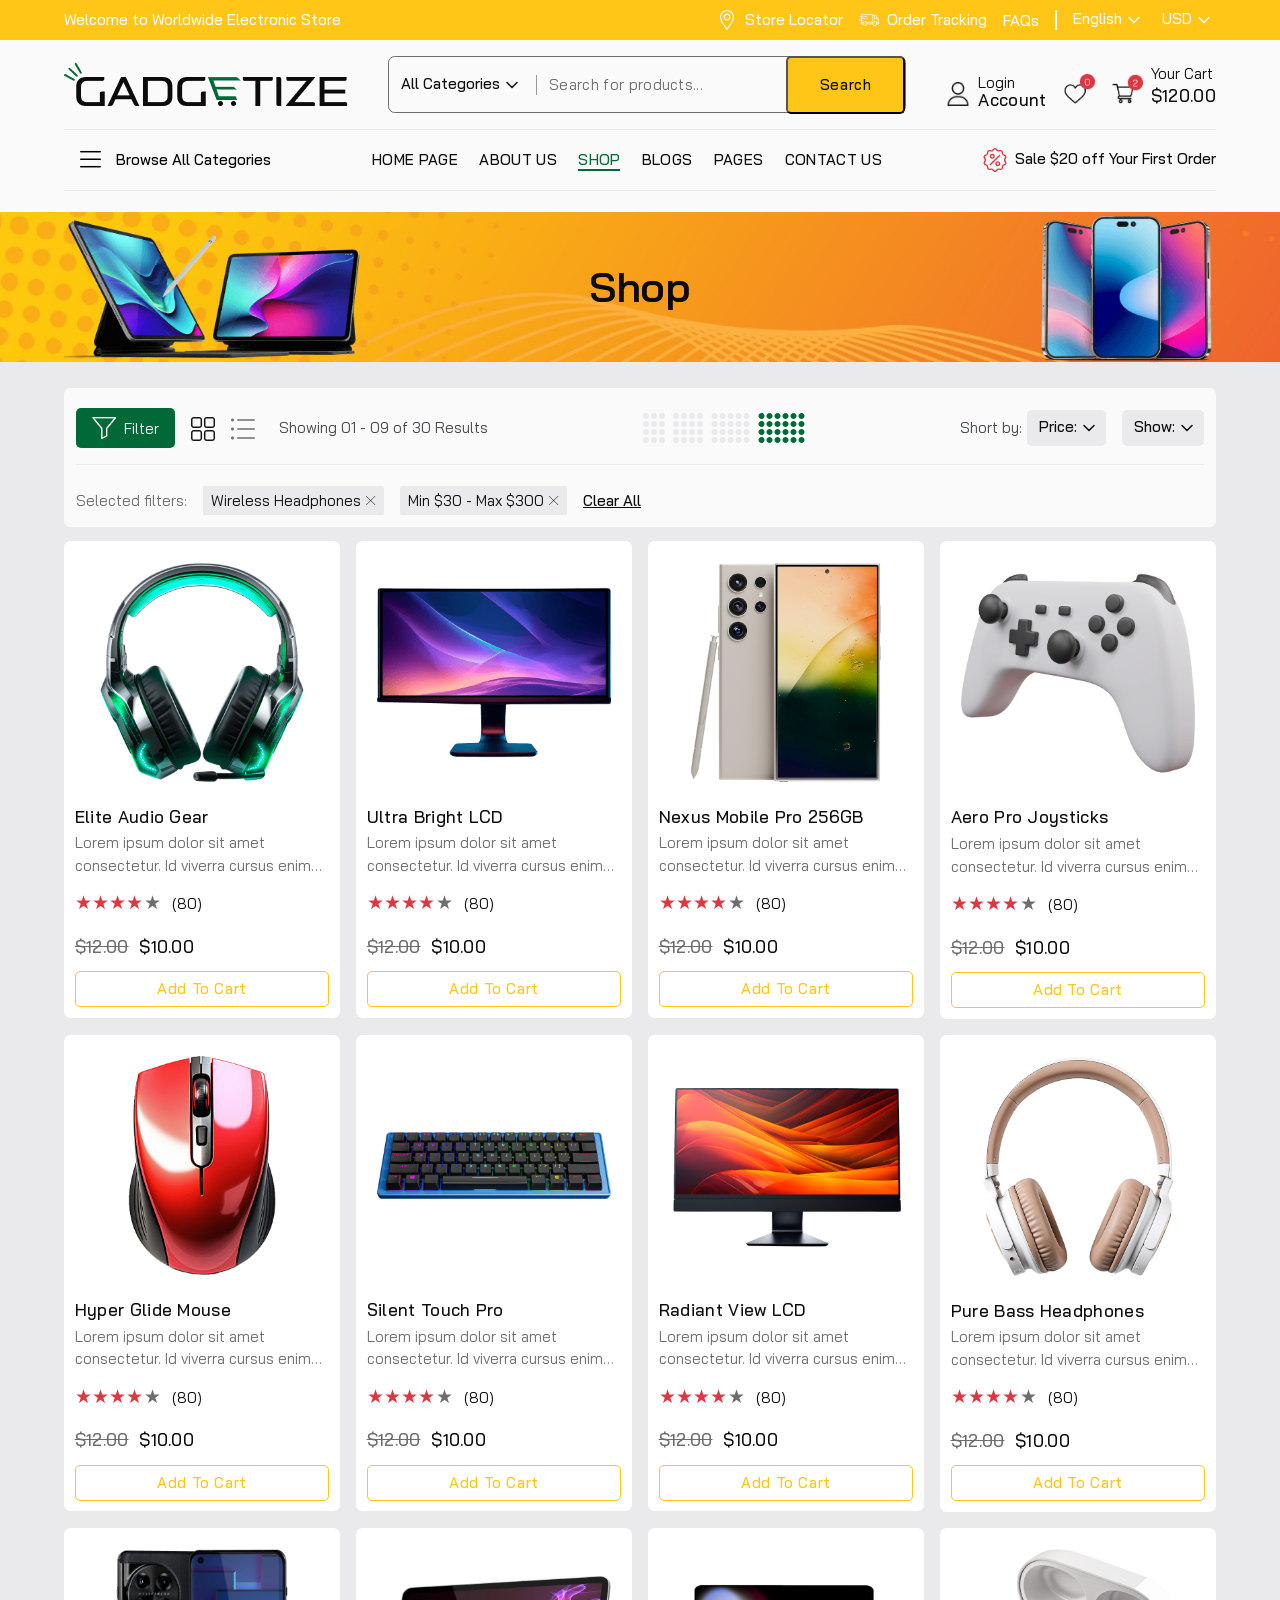
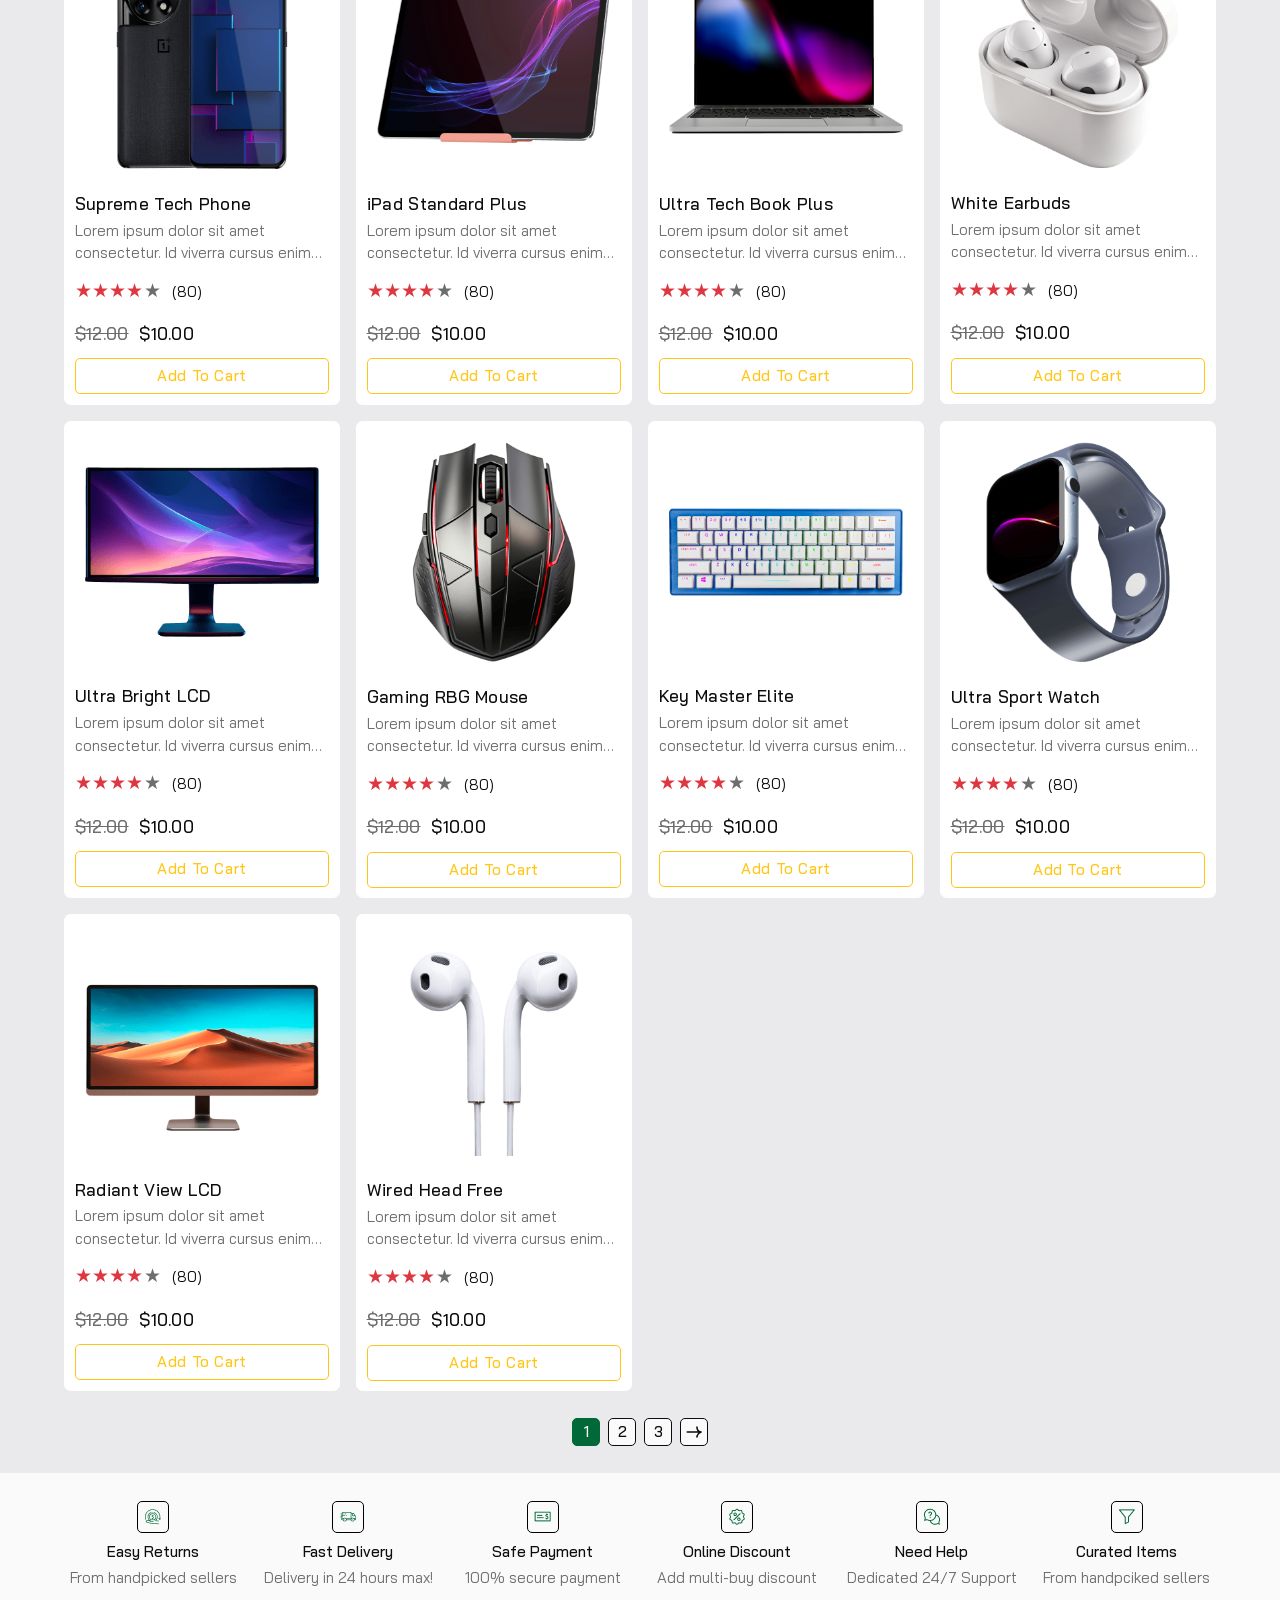
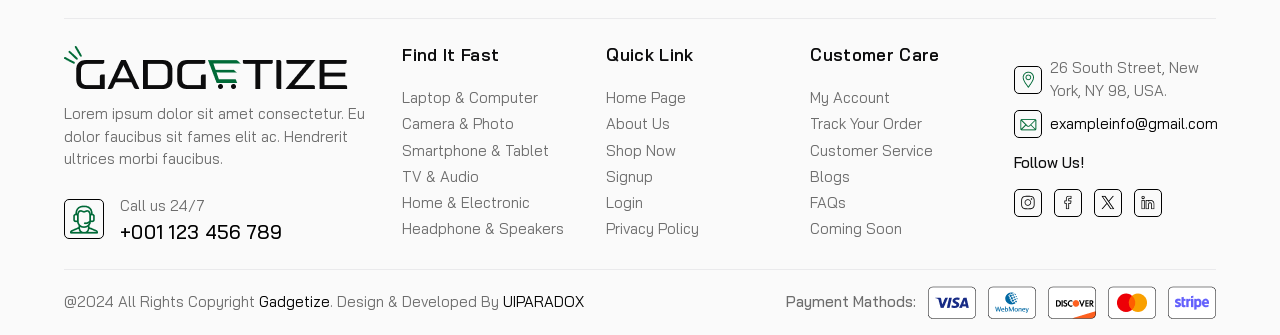
<file: shop-grid-4.html>
<!DOCTYPE html>
<html lang="en">


<!-- Mirrored from uiparadox.co.uk/templates/gadgetize/shop-grid-4.html by HTTrack Website Copier/3.x [XR&CO'2014], Sun, 22 Dec 2024 06:13:34 GMT -->
<head>
    <meta charset="UTF-8">
    <meta http-equiv="X-UA-Compatible" content="IE=edge">
    <meta name="viewport" content="width=device-width, initial-scale=1, shrink-to-fit=no">
    <meta name="description" content="Accessory-Store">

    <title>Accessory Store</title>

    <!-- Favicon -->
    <link rel="shortcut icon" type="image/x-icon" href="assets/media/favicon.png">

    <!-- All CSS files -->
    <link rel="stylesheet" href="assets/css/vendor/font-awesome.css">
    <link rel="stylesheet" href="assets/css/vendor/bootstrap.min.css">
    <link rel="stylesheet" href="assets/css/app.css">

</head>

<body class="tt-smooth-scroll">
    
    <!-- Main Wrapper Start -->
    <div id="scroll-container">
        <!-- Header Menu Start -->
        <header class="mb-24">
            <div class="header-section">
                <div class="header-top bg-color-primary">
                    <div class="header-start d-lg-block d-none">
                        <p class="fw-500 white">Welcome to Worldwide Electronic Store</p>
                    </div>
                    <div class="header-end">
                        <a href="contact.html" class="top-bar-links d-sm-flex d-none align-items-center gap-2">
                            <svg xmlns="http://www.w3.org/2000/svg" width="20" height="20" viewBox="0 0 20 20" fill="none">
                                <path
                                    d="M9.51246 19.7391C9.62113 19.9021 9.8041 20 10 20C10.1959 20 10.3789 19.9021 10.4875 19.7391C11.8742 17.6591 13.9167 15.0903 15.34 12.4778C16.478 10.3889 17.0312 8.60727 17.0312 7.03125C17.0312 3.15422 13.877 0 10 0C6.12297 0 2.96875 3.15422 2.96875 7.03125C2.96875 8.60727 3.52199 10.3889 4.66004 12.4778C6.08227 15.0883 8.12863 17.6634 9.51246 19.7391ZM10 1.17188C13.2309 1.17188 15.8594 3.80039 15.8594 7.03125C15.8594 8.40641 15.3529 10.0046 14.3109 11.9171C13.0841 14.1691 11.3334 16.4534 10 18.3738C8.66684 16.4537 6.91602 14.1692 5.6891 11.9171C4.64715 10.0046 4.14062 8.40641 4.14062 7.03125C4.14062 3.80039 6.76914 1.17188 10 1.17188Z"
                                    fill="#FAFAFA" />
                                <path
                                    d="M10 10.5469C11.9385 10.5469 13.5156 8.96977 13.5156 7.03125C13.5156 5.09273 11.9385 3.51562 10 3.51562C8.06148 3.51562 6.48438 5.09273 6.48438 7.03125C6.48438 8.96977 8.06148 10.5469 10 10.5469ZM10 4.6875C11.2923 4.6875 12.3438 5.73891 12.3438 7.03125C12.3438 8.32359 11.2923 9.375 10 9.375C8.70766 9.375 7.65625 8.32359 7.65625 7.03125C7.65625 5.73891 8.70766 4.6875 10 4.6875Z"
                                    fill="#FAFAFA" />
                            </svg>
                            <div>
                                <p class="fw-500 white">Store Locator</p>
                            </div>
                        </a>
                        <a href="tracking.html" class="top-bar-links d-flex align-items-center gap-2">
                            <svg xmlns="http://www.w3.org/2000/svg" width="20" height="20" viewBox="0 0 20 20" fill="none">
                                <g clip-path="url(#clip0_7765_205)">
                                    <path
                                        d="M5.95035 13.125H5.95008C5.73434 13.125 5.55957 13.2999 5.55957 13.5156C5.55957 13.7313 5.73461 13.9063 5.95035 13.9063C6.16609 13.9063 6.34097 13.7313 6.34097 13.5156C6.34097 13.2999 6.16609 13.125 5.95035 13.125Z"
                                        fill="#FAFAFA" />
                                    <path
                                        d="M15.7945 13.125H15.7942C15.5784 13.125 15.4037 13.2999 15.4037 13.5156C15.4037 13.7313 15.5787 13.9063 15.7945 13.9063C16.0102 13.9063 16.1851 13.7313 16.1851 13.5156C16.1851 13.2999 16.0102 13.125 15.7945 13.125Z"
                                        fill="#FAFAFA" />
                                    <path
                                        d="M18.9191 8.43752H18.7649L17.5204 5.54862C17.4587 5.40534 17.3177 5.31253 17.1617 5.31253H14.2318V4.53128C14.2318 4.31558 14.0569 4.14066 13.8412 4.14066H2.82543C2.62227 4.14066 2.45301 4.29636 2.43617 4.49886L2.30731 6.04499H1.0675C0.851761 6.04499 0.676879 6.21991 0.676879 6.43561C0.676879 6.65131 0.851761 6.82624 1.0675 6.82624H2.24219L2.14859 7.94928H1.65344C1.4377 7.94928 1.26282 8.1242 1.26282 8.33991C1.26282 8.55561 1.4377 8.73053 1.65344 8.73053H2.08352L1.98992 9.85354H0.481567C0.265825 9.85354 0.0909424 10.0285 0.0909424 10.2442C0.0909424 10.4599 0.265825 10.6348 0.481567 10.6348H1.92481L1.65488 13.8738C1.64582 13.9827 1.68274 14.0904 1.75668 14.1708C1.83067 14.2512 1.93488 14.2969 2.04414 14.2969H3.74031C4.06277 15.2063 4.93164 15.8594 5.95019 15.8594C6.96874 15.8594 7.83761 15.2063 8.16007 14.2969H13.5844C13.9069 15.2063 14.7758 15.8594 15.7943 15.8594C16.8129 15.8594 17.6817 15.2063 18.0042 14.2969H19.7004C19.9161 14.2969 20.091 14.122 20.091 13.9063V9.60943C20.0909 8.94131 19.5872 8.43752 18.9191 8.43752ZM15.9899 6.09378H16.9046L17.9142 8.43752H15.9899V6.09378ZM3.18035 9.85354H2.77387L2.86746 8.73053H5.91472C6.13046 8.73053 6.30534 8.55561 6.30534 8.33991C6.30534 8.1242 6.13046 7.94928 5.91472 7.94928H2.93258L3.02617 6.82624H4.15691C4.37265 6.82624 4.54754 6.65131 4.54754 6.43561C4.54754 6.21991 4.37265 6.04499 4.15691 6.04499H3.09125L3.18484 4.9219H13.4506V11.7578H7.49882C7.08558 11.3933 6.54323 11.1719 5.95019 11.1719C5.35714 11.1719 4.8148 11.3933 4.40156 11.7578H2.6152L2.70879 10.6348H3.18035C3.39609 10.6348 3.57097 10.4599 3.57097 10.2442C3.57097 10.0285 3.39609 9.85354 3.18035 9.85354ZM2.46871 13.5156L2.55008 12.5391H3.81969C3.68281 12.8365 3.60644 13.1673 3.60644 13.5156H2.46871ZM5.95019 15.0781C5.08863 15.0781 4.38769 14.3772 4.38769 13.5156C4.38769 12.6541 5.08863 11.9531 5.95019 11.9531C6.81175 11.9531 7.51269 12.6541 7.51269 13.5156C7.51269 14.3772 6.81175 15.0781 5.95019 15.0781ZM8.29393 13.5156C8.29393 13.1673 8.21757 12.8365 8.08069 12.5391H13.6638C13.5269 12.8365 13.4506 13.1673 13.4506 13.5156H8.29393ZM15.7943 15.0781C14.9327 15.0781 14.2318 14.3772 14.2318 13.5156C14.2318 12.6541 14.9327 11.9531 15.7943 11.9531C16.6558 11.9531 17.3568 12.6541 17.3568 13.5156C17.3568 14.3772 16.6558 15.0781 15.7943 15.0781ZM19.3097 13.5156H18.138C18.138 13.1673 18.0617 12.8365 17.9248 12.5391H19.3097V13.5156H19.3097ZM19.3097 11.7578H17.3429C16.9297 11.3933 16.3873 11.1719 15.7943 11.1719C15.2012 11.1719 14.6589 11.3933 14.2456 11.7578H14.2318V6.09378H15.2086V8.82815C15.2086 9.04385 15.3835 9.21877 15.5993 9.21877H18.9191C19.16 9.21877 19.3097 9.36846 19.3097 9.6094V11.7578Z"
                                        fill="#FAFAFA" />
                                    <path
                                        d="M7.75232 6.43561C7.75232 6.21991 7.57744 6.04499 7.3617 6.04499H5.91467C5.69893 6.04499 5.52405 6.21991 5.52405 6.43561C5.52405 6.65132 5.69893 6.82624 5.91467 6.82624H7.3617C7.57744 6.82624 7.75232 6.65132 7.75232 6.43561Z"
                                        fill="#FAFAFA" />
                                    <path
                                        d="M7.28186 8.33991C7.28186 8.55561 7.45674 8.73053 7.67248 8.73053H8.396C8.61174 8.73053 8.78662 8.55561 8.78662 8.33991C8.78662 8.1242 8.61174 7.94928 8.396 7.94928H7.67248C7.45674 7.94928 7.28186 8.12416 7.28186 8.33991Z"
                                        fill="#FAFAFA" />
                                </g>
                                <defs>
                                    <clipPath id="clip0_7765_205">
                                        <rect width="20" height="20" fill="white" transform="translate(0.0909424)" />
                                    </clipPath>
                                </defs>
                            </svg>
                            <p class="fw-500 white"> Order Tracking</p>
                        </a>
                        <div class="d-sm-block d-none">
                            <a href="about.html"><span class="fw-500 top-bar-links">FAQs</span></a>
                        </div>
                        <div class="vr-line d-sm-block d-none">
                        </div>
                        <div class="drop-container">
                            <div class="wrapper-dropdown white" id="dropdown">
                                <span class="selected-display" id="destination">English</span>
                                <svg id="drp-arrow" width="24" height="24" viewBox="0 0 24 24" fill="none"
                                    xmlns="http://www.w3.org/2000/svg" class="arrow transition-all ml-auto rotate-180">
                                    <path d="M7 14.5l5-5 5 5" stroke="currentColor" stroke-width="1.5" stroke-linecap="round"
                                        stroke-linejoin="round"></path>
                                </svg>
                                <ul class="topbar-dropdown bg-lightest-gray">
                                    <li class="item dark-black">English</li>
                                    <li class="item dark-black">Spanish</li>
                                    <li class="item dark-black">Italian</li>
                                    <li class="item dark-black">Arabic</li>
                                </ul>
                            </div>
                        </div>
                        <div class="drop-container">
                            <div class="wrapper-dropdown white" id="dropdown2">
                                <span class="selected-display" id="destination2">USD</span>
                                <svg id="drp-arrow2" width="24" height="24" viewBox="0 0 24 24" fill="none"
                                    xmlns="http://www.w3.org/2000/svg" class="arrow transition-all ml-auto rotate-180">
                                    <path d="M7 14.5l5-5 5 5" stroke="currentColor" stroke-width="1.5" stroke-linecap="round"
                                        stroke-linejoin="round"></path>
                                </svg>
                                <ul class="topbar-dropdown bg-lightest-gray">
                                    <li class="item dark-black">USD</li>
                                    <li class="item dark-black">AED </li>
                                    <li class="item dark-black">EUR</li>
                                    <li class="item dark-black">GBP</li>
                                </ul>
                            </div>
                        </div>

                    </div>
                </div>
                <div class="container-fluid">
                    <div class="header-center">
                        <a href="index.html" class="header-logo">
                            <img src="assets/media/logo.png" alt="">
                        </a>
                        <div class="mixin-container d-xl-flex d-none">
                            <div class="drop-container">
                                <div class="wrapper-dropdown" id="dropdown3">
                                    <span class="selected-display black fw-500" id="destination3">All Categories</span>
                                    <svg id="drp-arrow3" width="24" height="24" viewBox="0 0 24 24" fill="none"
                                        xmlns="http://www.w3.org/2000/svg" class="arrow transition-all ml-auto rotate-180">
                                        <path d="M7 14.5l5-5 5 5" stroke="currentColor" stroke-width="1.5" stroke-linecap="round"
                                            stroke-linejoin="round"></path>
                                    </svg>
                                    <ul class="topbar-dropdown bg-lightest-gray box-shadow-1">
                                        <li class="item dark-black">Digital & Electronics</li>
                                        <li class="item dark-black">Camera & Photo</li>
                                        <li class="item dark-black">Computer Hardware</li>
                                        <li class="item dark-black">Gamepad & Console</li>
                                        <li class="item dark-black">Headphone & Speaker</li>
                                        <li class="item dark-black">Laptop & Computer</li>
                                        <li class="item dark-black">Smartphone & Tablet</li>
                                        <li class="item dark-black">TV & Audio</li>
                                        <li class="item dark-black">Watches & Eyewear</li>
                                        <li class="item dark-black">Fan & AC</li>
                                    </ul>
                                </div>
                            </div>
                            <div class="vr-line vr-line-2"></div>
                            <form action="https://uiparadox.co.uk/templates/gadgetize/index.html" method="post">
                                <div class="input-field">
                                    <input type="text" name="search" id="searchInput" class="form-control" placeholder="Search for products...">
                                    <button type="submit" class="cus-btn">Search</button>
                                </div>
                            </form>
                        </div>
                        <div class="header-buttons">
                            <a href="register.html" class="button-block align-items-sm-unset align-items-end">
                                <img src="assets/media/users/user-3.png" alt="" class="user">
                                <div>
                                    <p>Login</p>
                                    <h6>Account</h6>
                                </div>
                            </a>
                            <a href="wishlist.html" class="button-block d-sm-flex d-none">
                                <img src="assets/media/icons/wishlist.png" alt="">
                            </a>
                            <a href="#" class="button-block d-sm-flex d-none cart-button">
                                <img src="assets/media/icons/cart.png" alt="">
                                <div>
                                    <p>Your Cart</p>
                                    <h6>$120.00</h6>
                                </div>
                            </a>
                        </div>
                    </div>
                    <div class="mixin-container d-xl-none d-flex">
                        <div class="drop-container">
                            <div class="wrapper-dropdown" id="dropdown4">
                                <span class="selected-display black fw-500" id="destination4">All Categories</span>
                                <svg id="drp-arrow4" width="24" height="24" viewBox="0 0 24 24" fill="none"
                                    xmlns="http://www.w3.org/2000/svg" class="arrow transition-all ml-auto rotate-180">
                                    <path d="M7 14.5l5-5 5 5" stroke="currentColor" stroke-width="1.5" stroke-linecap="round"
                                        stroke-linejoin="round"></path>
                                </svg>
                                <ul class="topbar-dropdown bg-lightest-gray box-shadow-1">
                                    <li class="item dark-black">Digital & Electronics</li>
                                    <li class="item dark-black">Camera & Photo</li>
                                    <li class="item dark-black">Computer Hardware</li>
                                    <li class="item dark-black">Gamepad & Console</li>
                                    <li class="item dark-black">Headphone & Speaker</li>
                                    <li class="item dark-black">Laptop & Computer</li>
                                    <li class="item dark-black">Smartphone & Tablet</li>
                                    <li class="item dark-black">TV & Audio</li>
                                    <li class="item dark-black">Watches & Eyewear</li>
                                    <li class="item dark-black">Fan & AC</li>
                                </ul>
                            </div>
                        </div>
                        <div class="vr-line vr-line-2"></div>
                        <div class="input-field">
                            <input type="text" name="search" id="searchInput2" class="form-control" placeholder="Search for products...">
                            <button type="submit" class="cus-btn">Search</button>
                        </div>
                    </div>
                    
                    <div class="header-bottom-area">
                        <nav class="navigation d-flex align-items-center justify-content-between">
                            <!-- Categories Dropdown -->
                            <div class="nav-container">
                                <nav class="all-category-nav">
                                    <label class="open-menu-all" for="open-menu-all">
                                        <input class="input-menu-all" id="open-menu-all" type="checkbox" name="menu-open">
                                        <span class="all-navigator"><i class="fas fa-bars" aria-hidden="true"></i> <span>Browse All Categories</span>
                                        </span>
                                        <span class="all-category-list list-unstyled">
                                            <span class="all-category-list-item"><a href="shop-grid-1.html"
                                                    class="all-category-list-link dark-black fw-500">Value Of The Day
                                                 </a>
                                            </span>
                                            <span class="all-category-list-item"><a href="shop-grid-1.html"
                                                    class="all-category-list-link dark-black fw-500">Top 100 Offers</a></span>
                                            <span class="all-category-list-item"><a href="shop-grid-1.html"
                                                    class="all-category-list-link dark-black fw-500">New Arrivals</a></span>
                                            <span class="all-category-list-item"><a href="javascript:;" class="all-category-list-link d-flex align-items-center justify-content-between">Laptop & Computer<i class="fas fa-angle-right" aria-hidden="true"></i></a>
                                                <span class="category-second-list">
                                                    <span class="sub-menu-main-wrapper">
                                                        <span class="wrapper-1">
                                                            <span class="category-second-list-ul list-unstyled mb-40">
                                                                <span class="dark-black fw-500 mb-16">Brands</span>
                                                                <span class="category-second-item"><a href="#">Apple </a></span>
                                                                <span class="category-second-item"><a href="#">Dell</a></span>
                                                                <span class="category-second-item"><a href="#">Asus </a></span>
                                                                <span class="category-second-item"><a href="#">Acer </a></span>
                                                                <span class="category-second-item"><a href="#">MSI </a></span>
                                                                <span class="category-second-item"><a href="#">Lenovo </a></span>
                                                            </span>
                                                            <span class="category-second-list-ul list-unstyled">
                                                                <span class="dark-black fw-500 mb-16">Devices</span>
                                                                <span class="category-second-item"><a href="#">Printer and Ink</a></span>
                                                                <span class="category-second-item"><a href="#">Project and Screen</a></span>
                                                                <span class="category-second-item"><a href="#">Network Adaptor</a></span>
                                                                <span class="category-second-item"><a href="#">Photocopy and Scanner</a></span>
                                                            </span>
                                                        </span>
                                                        <span class="wrapper-1">
                                                            <span class="category-second-list-ul list-unstyled mb-40">
                                                                <span class="dark-black fw-500 mb-16">Models</span>
                                                                <span class="category-second-item"><a href="#">Office Computer</a></span>
                                                                <span class="category-second-item"><a href="#">Business Computer</a></span>
                                                                <span class="category-second-item"><a href="#">Gaming Computer</a></span>
                                                                <span class="category-second-item"><a href="#">Programming Computer</a></span>
                                                            </span>
                                                            <span class="category-second-list-ul list-unstyled">
                                                                <span class="dark-black fw-500 mb-16">Prices</span>
                                                                <span class="category-second-item"><a href="#">Up to $200</a></span>
                                                                <span class="category-second-item"><a href="#">$500 to $1000</a></span>
                                                                <span class="category-second-item"><a href="#">$1000 to $2000</a></span>
                                                                <span class="category-second-item"><a href="#">$2000 to $3000</a></span>
                                                                <span class="category-second-item"><a href="#">$3000 to $4000</a></span>
                                                                <span class="category-second-item"><a href="#">$4000 to $5000</a></span>
                                                            </span>
                                                        </span>
                                                    </span>
                                                    <span class="img-product-menu">
                                                        <span class="image-content">
                                                            <span class="h6 d-block fw-400 white mb-4p">LCD</span>
                                                            <span class="h6 d-block fw-500 white mb-24">Radient View LCD</span>
                                                            <span class="d-block text-16 white mb-4p">Just from:</span>
                                                            <span class="d-block h4 color-ter mb-32">$840.99</span>
                                                            <a href="shop-list-1.html" class="cus-btn-3 sec">Shop Now</a>
                                                        </span>
                                                    </span>
                                                </span>
                                            </span>
                                            <span class="all-category-list-item"><a href="javascript:;" class="all-category-list-link d-flex align-items-center justify-content-between">Computer Hardware<i class="fas fa-angle-right" aria-hidden="true"></i></a>
                                                <span class="category-second-list">
                                                    <span class="sub-menu-main-wrapper">
                                                        <span class="wrapper-1">
                                                            <span class="category-second-list-ul list-unstyled mb-40">
                                                                <span class="dark-black fw-500 mb-16">Hardware</span>
                                                                <span class="category-second-item"><a href="#">CPU, Processor </a></span>
                                                                <span class="category-second-item"><a href="#">Motherboard</a></span>
                                                                <span class="category-second-item"><a href="#">RAM, Memory</a></span>
                                                                <span class="category-second-item"><a href="#">VGA, Graphic Card </a></span>
                                                                <span class="category-second-item"><a href="#">PSU, Power Supply</a></span>
                                                                <span class="category-second-item"><a href="#">Cooling Systems</a></span>
                                                            </span>
                                                            <span class="category-second-list-ul list-unstyled">
                                                                <span class="dark-black fw-500 mb-16">Others</span>
                                                                <span class="category-second-item"><a href="#">Security</a></span>
                                                                <span class="category-second-item"><a href="#">Barcode Scanner</a></span>
                                                                <span class="category-second-item"><a href="#">Attendence Machines</a></span>
                                                                <span class="category-second-item"><a href="#">Bill Counters</a></span>
                                                            </span>
                                                        </span>
                                                        <span class="wrapper-1">
                                                            <span class="category-second-list-ul list-unstyled mb-40">
                                                                <span class="dark-black fw-500 mb-16">Peripherals</span>
                                                                <span class="category-second-item"><a href="#">Mointer</a></span>
                                                                <span class="category-second-item"><a href="#">Mouse</a></span>
                                                                <span class="category-second-item"><a href="#">Keyboard</a></span>
                                                                <span class="category-second-item"><a href="#">Microphone</a></span>
                                                            </span>
                                                        </span>
                                                    </span>
                                                    <span class="img-product-menu v-2">
                                                        <span class="image-content">
                                                            <span class="d-block h6 fw-400 white mb-4p">LAPTOP</span>
                                                            <span class="d-block h6 fw-500 white mb-24">MACBOOK M1</span>
                                                            <span class="d-block text-16 white mb-4p">Just from:</span>
                                                            <span class="d-block h4 color-ter mb-32">$340.99</span>
                                                            <a href="shop-list-1.html" class="cus-btn-3 sec">Shop Now</a>
                                                        </span>
                                                    </span>
                                                </span>
                                            </span>
                                            <span class="all-category-list-item"><a href="shop-grid-2.html" class="all-category-list-link">Camera & Photo</a></span>
                                            <span class="all-category-list-item"><a href="javascript:;" class="all-category-list-link d-flex align-items-center justify-content-between">Smartphone & Tablets<i class="fas fa-angle-right" aria-hidden="true"></i></a>
                                                <span class="category-second-list">
                                                    <span class="sub-menu-main-wrapper">
                                                        <span class="wrapper-1">
                                                            <span class="category-second-list-ul list-unstyled mb-40">
                                                                <span class="dark-black fw-500 mb-16">Brands</span>
                                                                <span class="category-second-item"><a href="#">Apple </a></span>
                                                                <span class="category-second-item"><a href="#">Samsung</a></span>
                                                                <span class="category-second-item"><a href="#">Xiaomi</a></span>
                                                                <span class="category-second-item"><a href="#">Oppo </a></span>
                                                                <span class="category-second-item"><a href="#"> Huawei</a></span>
                                                                <span class="category-second-item"><a href="#">Nokia </a></span>
                                                                <span class="category-second-item"><a href="#">Vivo </a></span>
                                                            </span>
                                
                                                            <span class="category-second-list-ul list-unstyled">
                                                                <span class="dark-black fw-500 mb-16">Display Sizes</span>
                                                                <span class="category-second-item"><a href="#">Up to 6 Inches</a></span>
                                                                <span class="category-second-item"><a href="#">6 Inch - 8 Inch</a></span>
                                                                <span class="category-second-item"><a href="#">8 Inch - 10 Inch</a></span>
                                                            </span>
                                
                                                        </span>
                                                        <span class="wrapper-1">
                                                            <span class="category-second-list-ul list-unstyled mb-40">
                                                                <span class="dark-black fw-500 mb-16">Conditions</span>
                                                                <span class="category-second-item"><a href="#">All New</a></span>
                                                                <span class="category-second-item"><a href="#">Renewed</a></span>
                                                                <span class="category-second-item"><a href="#">Refurbished</a></span>
                                                                <span class="category-second-item"><a href="#">Used</a></span>
                                                            </span>
                                                            <span class="category-second-list-ul list-unstyled">
                                                                <span class="dark-black fw-500 mb-16">Prices</span>
                                                                <span class="category-second-item"><a href="#">Up to $200</a></span>
                                                                <span class="category-second-item"><a href="#">$500 to $1000</a></span>
                                                                <span class="category-second-item"><a href="#">$1000 to $2000</a></span>
                                                                <span class="category-second-item"><a href="#">$2000 to $3000</a></span>
                                                                <span class="category-second-item"><a href="#">$3000 to $4000</a></span>
                                                                <span class="category-second-item"><a href="#">$4000 to $5000</a></span>
                                                            </span>
                                                        </span>
                                                    </span>
                                                    <span class="img-product-menu v-3">
                                                        <span class="image-content">
                                                            <span class="d-block h6 fw-400 white mb-4p">MOBIME</span>
                                                            <span class="d-block h6 fw-500 white mb-24">Mobile Phone</span>
                                                            <span class="text-16 white mb-4p">Just from:</span>
                                                            <span class="d-block h4 color-ter mb-32">$500.99</span>
                                                            <a href="shop-list-1.html" class="cus-btn-3 sec">Shop Now</a>
                                                        </span>
                                                    </span>
                                                </span>
                                            </span>
                                            <span class="all-category-list-item"><a href="javascript:;" class="all-category-list-link d-flex align-items-center justify-content-between">TV & Audio<i class="fas fa-angle-right" aria-hidden="true"></i></a>
                                                <span class="category-second-list">
                                                    <span class="sub-menu-main-wrapper">
                                                        <span class="wrapper-1">
                                                            <span class="category-second-list-ul list-unstyled mb-40">
                                                                <span class="dark-black fw-500 mb-16">Brands</span>
                                                                <span class="category-second-item"><a href="#">Sony </a></span>
                                                                <span class="category-second-item"><a href="#">LG</a></span>
                                                                <span class="category-second-item"><a href="#">Samsung </a></span>
                                                                <span class="category-second-item"><a href="#">Panasonic</a></span>
                                                                <span class="category-second-item"><a href="#">Toshiba </a></span>
                                                            </span>
                                                            <span class="category-second-list-ul list-unstyled">
                                                                <span class="dark-black fw-500 mb-16">Department</span>
                                                                <span class="category-second-item"><a href="#">Smart TVs</a></span>
                                                                <span class="category-second-item"><a href="#">LED TVs</a></span>
                                                                <span class="category-second-item"><a href="#">Curved TVs</a></span>
                                                                <span class="category-second-item"><a href="#">OLED TVs</a></span>
                                                                <span class="category-second-item"><a href="#">Plasma TVs</a></span>
                                                                <span class="category-second-item"><a href="#">Smart TVs 4K</a></span>
                                                            </span>
                                                        </span>
                                                        <span class="wrapper-1">
                                                            <span class="category-second-list-ul list-unstyled">
                                                                <span class="dark-black fw-500 mb-16">Prices</span>
                                                                <span class="category-second-item"><a href="#">Up to $200</a></span>
                                                                <span class="category-second-item"><a href="#">$500 to $1000</a></span>
                                                                <span class="category-second-item"><a href="#">$1000 to $2000</a></span>
                                                                <span class="category-second-item"><a href="#">$2000 to $3000</a></span>
                                                                <span class="category-second-item"><a href="#">$3000 to $4000</a></span>
                                                                <span class="category-second-item"><a href="#">$4000 to $5000</a></span>
                                                                <span class="category-second-item"><a href="#">$5000 to $6000</a></span>
                                                            </span>
                                                        </span>
                                                    </span>
                                                    <span class="img-product-menu v-4">
                                                        <span class="image-content">
                                                            <span class="d-block h6 fw-400 white mb-4p">HEADPHONE</span>
                                                            <span class="d-block h6 fw-500 white mb-24">Bass Headphones</span>
                                                            <span class="text-16 white mb-4p">Just from:</span>
                                                            <span class="d-block h4 color-ter mb-32">$180.00</span>
                                                            <a href="shop-list-1.html" class="cus-btn-3 sec">Shop Now</a>
                                                        </span>
                                                    </span>
                                                </span>
                                            </span>
                                            <span class="all-category-list-item"><a href="shop-grid-3.html" class="all-category-list-link">Home &
                                                    Electronic</a></span>
                                            <span class="all-category-list-item"><a href="shop-grid-4.html" class="all-category-list-link">Headphone &
                                                    Speakers</a>
                                            </span>
                                            <span class="all-category-list-item"><a href="shop-grid-sidebar-1.html"
                                                    class="all-category-list-link">Watches & Eyewear</a></span>
                                            <span class="all-category-list-item"><a href="shop-grid-sidebar-2.html"
                                                    class="all-category-list-link">Gamepad & Console</a></span>
                                        </span>
                                    </label>
                                </nav>
                            </div>
                            <!-- Categories Dropdown -->
                            <div class="menu-button-right">
                                <div class="main-menu__nav">
                                    <ul class="main-menu__list">
                                        <li>
                                            <a href="index.html">Home Page</a>
                                        </li>
                                        <li>
                                            <a href="about.html">About Us</a>
                                        </li>
                                        <!--  -->
                                        <li class="dropdown">
                                            <a href="javascript:void(0);" class="active">Shop</a>
                                            <ul class="sub-menu">
                                                <li class="dropdown">
                                                    <a href="javascript:void(0);" class="active">Shop Grid</a>
                                                    <ul class="sub-menu">
                                                        <li><a href="shop-grid-1.html">Shop Grid 1</a></li>
                                                        <li><a href="shop-grid-2.html">Shop Grid 2</a></li>
                                                        <li><a href="shop-grid-3.html">Shop Grid 3</a></li>
                                                        <li><a href="shop-grid-4.html" class="active">Shop Grid 4</a></li>
                                                    </ul>
                                                </li>
                                                <li class="dropdown">
                                                    <a href="javascript:void(0);">Shop Grid with Sidebar</a>
                                                    <ul class="sub-menu">
                                                        <li><a href="shop-grid-sidebar-1.html">Shop Grid Sidebar 1</a></li>
                                                        <li><a href="shop-grid-sidebar-2.html">Shop Grid Sidebar 2</a></li>
                                                    </ul>
                                                </li>
                                                <li class="dropdown">
                                                    <a href="javascript:void(0);">Shop List</a>
                                                    <ul class="sub-menu">
                                                        <li><a href="shop-list-1.html">Shop List 1</a></li>
                                                    </ul>
                                                </li>
                                                <li class="dropdown">
                                                    <a href="javascript:void(0);">Shop List with Sidebar</a>
                                                    <ul class="sub-menu">
                                                        <li><a href="shop-list-sidebar-1.html">Shop List Sidebar 1</a></li>
                                                    </ul>
                                                </li>
                                                <li><a href="shop-detail.html">Shop Detail 1</a></li>
                                                <li><a href="shop-detail-2.html">Shop Detail 2</a></li>
                                                <li><a href="wishlist.html">Wishlist</a></li>
                                                <li><a href="cart.html">Cart</a></li>
                                                <li><a href="checkout.html">Checkout</a></li>
                                            </ul>
                                        </li>

                                        <!--  -->
                                        <li class="dropdown">
                                            <a href="javascript:void(0);">Blogs</a>
                                            <ul>
                                                <li><a href="blog-grid.html">Blog Grid</a></li>
                                                <li><a href="blog-grid-sidebar-1.html">Blog Grid Sidebar 1</a></li>
                                                <li><a href="blog-grid-sidebar-2.html">Blog Grid Sidebar 2</a></li>
                                                <li><a href="blog-list-sidebar-1.html">Blog List Sidebar 1</a></li>
                                                <li><a href="blog-detail.html">Blog Detail</a></li>
                                            </ul>
                                        </li>
                                        <li class="dropdown">
                                            <a href="javascript:void(0);">Pages</a>
                                            <ul>
                                                <li><a href="tracking.html" >Tracking</a></li>
                                                <li><a href="register.html">Register</a></li>
                                                <li><a href="404.html">404</a></li>
                                                <li><a href="coming-soon.html">Coming Soon</a></li>
                                            </ul>
                                        </li>
                                        <li>
                                            <a href="contact.html">Contact Us</a>
                                        </li>
                                    </ul>
                                </div>
                            </div>
                            <div class="main-menu__right">
                                <div class="d-sm-flex d-none gap-2">
                                    <svg xmlns="http://www.w3.org/2000/svg" width="24" height="24" viewBox="0 0 24 24" fill="none">
                                        <g clip-path="url(#clip0_7572_706)">
                                          <path d="M22.4042 12.3108C22.3076 12.1133 22.3076 11.8867 22.4042 11.6891L23.2993 9.85799C23.7977 8.83841 23.4028 7.62319 22.4003 7.0913L20.5999 6.13599C20.4056 6.03296 20.2724 5.84959 20.2344 5.63307L19.8823 3.62548C19.6862 2.5077 18.6523 1.75658 17.5288 1.91553L15.5107 2.201C15.2929 2.23175 15.0775 2.16172 14.9195 2.00886L13.4546 0.591743C12.6389 -0.197346 11.3611 -0.197393 10.5455 0.591743L9.08059 2.009C8.92253 2.16191 8.70714 2.2318 8.48936 2.20114L6.47126 1.91567C5.34744 1.75663 4.31385 2.50784 4.11778 3.62562L3.76565 5.63312C3.72764 5.84968 3.59447 6.03301 3.40027 6.13609L1.59981 7.09139C0.597345 7.62323 0.202473 8.83855 0.700845 9.85813L1.59592 11.6892C1.69248 11.8868 1.69248 12.1134 1.59592 12.3109L0.700798 14.1421C0.202426 15.1616 0.597298 16.3769 1.59976 16.9087L3.40022 17.864C3.59447 17.9671 3.72764 18.1505 3.76565 18.367L4.11778 20.3746C4.29628 21.3921 5.1688 22.1057 6.17159 22.1056C6.27036 22.1056 6.37058 22.0987 6.47131 22.0845L8.48941 21.799C8.70705 21.7681 8.92258 21.8383 9.08064 21.9911L10.5455 23.4083C10.9534 23.8028 11.4766 24.0001 12 24C12.5233 24 13.0469 23.8027 13.4546 23.4083L14.9195 21.9911C15.0776 21.8383 15.293 21.7684 15.5107 21.799L17.5288 22.0845C18.6528 22.2435 19.6862 21.4923 19.8823 20.3745L20.2345 18.367C20.2725 18.1505 20.4057 17.9671 20.5999 17.864L22.4003 16.9087C23.4028 16.3769 23.7977 15.1616 23.2993 14.142L22.4042 12.3108ZM21.7515 15.6859L19.9511 16.6412C19.377 16.9459 18.9833 17.4876 18.8711 18.1278L18.519 20.1353C18.4526 20.5135 18.103 20.7675 17.7227 20.7138L15.7046 20.4284C15.061 20.3372 14.4242 20.5443 13.9571 20.9962L12.4921 22.4132C12.2162 22.6801 11.7839 22.6801 11.5079 22.4132L10.043 20.9961C9.64824 20.6142 9.13215 20.4073 8.59338 20.4073C8.49466 20.4073 8.39514 20.4142 8.29549 20.4283L6.27739 20.7138C5.89742 20.7675 5.5475 20.5135 5.48113 20.1353L5.12896 18.1277C5.01665 17.4876 4.62299 16.9457 4.04892 16.6412L2.24846 15.6859C1.90928 15.5059 1.77568 15.0948 1.94429 14.7498L2.83941 12.9187C3.12478 12.3348 3.12478 11.6651 2.83941 11.0813L1.94429 9.25011C1.77568 8.90516 1.90928 8.49403 2.24846 8.31407L4.04892 7.35877C4.62295 7.05413 5.01665 6.51235 5.12891 5.87223L5.48104 3.86468C5.54741 3.48649 5.897 3.23243 6.2773 3.28615L8.29539 3.57162C8.93875 3.66269 9.57582 3.45565 10.0429 3.00382L11.5079 1.58671C11.7838 1.3198 12.2161 1.3198 12.4921 1.58671L13.957 3.00382C14.4241 3.4557 15.0611 3.66269 15.7045 3.57162L17.7226 3.28615C18.1026 3.23238 18.4525 3.48649 18.5189 3.86468L18.871 5.87227C18.9833 6.5124 19.377 7.05422 19.951 7.35877L21.7515 8.31407C22.0907 8.49403 22.2243 8.90516 22.0557 9.25011L21.1605 11.0812C20.8752 11.6651 20.8752 12.3348 21.1605 12.9186L22.0557 14.7497C22.2243 15.0948 22.0907 15.506 21.7515 15.6859Z" fill="#DD3842"/>
                                          <path d="M17.057 6.94288C16.7867 6.6726 16.3485 6.6726 16.0782 6.94288L6.94282 16.0783C6.67254 16.3486 6.67254 16.7868 6.94282 17.0571C7.07796 17.1922 7.2551 17.2598 7.43219 17.2598C7.60929 17.2598 7.78647 17.1923 7.92157 17.0571L17.0569 7.92172C17.3273 7.65139 17.3273 7.21321 17.057 6.94288Z" fill="#DD3842"/>
                                          <path d="M9.2316 5.77103C7.83229 5.77103 6.69385 6.90947 6.69385 8.30878C6.69385 9.70808 7.83229 10.8465 9.2316 10.8465C10.6309 10.8465 11.7693 9.70808 11.7693 8.30878C11.7693 6.90947 10.6309 5.77103 9.2316 5.77103ZM9.2316 9.46227C8.59555 9.46227 8.0781 8.94482 8.0781 8.30873C8.0781 7.67269 8.59555 7.15524 9.2316 7.15524C9.86764 7.15524 10.3851 7.67269 10.3851 8.30873C10.3851 8.94482 9.86764 9.46227 9.2316 9.46227Z" fill="#DD3842"/>
                                          <path d="M14.7685 13.1535C13.3692 13.1535 12.2307 14.292 12.2307 15.6913C12.2307 17.0906 13.3692 18.229 14.7685 18.229C16.1678 18.229 17.3062 17.0906 17.3062 15.6913C17.3062 14.292 16.1678 13.1535 14.7685 13.1535ZM14.7685 16.8448C14.1324 16.8448 13.6149 16.3273 13.6149 15.6913C13.6149 15.0552 14.1324 14.5378 14.7685 14.5378C15.4045 14.5378 15.922 15.0552 15.922 15.6913C15.922 16.3273 15.4045 16.8448 14.7685 16.8448Z" fill="#DD3842"/>
                                        </g>
                                        <defs>
                                          <clipPath id="clip0_7572_706">
                                            <rect width="24" height="24" fill="white"/>
                                          </clipPath>
                                        </defs>
                                    </svg>
                                    <p class="black fw-500">Sale $20 off Your First Order</p>
                                </div>
                                <a href="#" class="main-menu__toggler mobile-nav__toggler">
                                    <img src="assets/media/icons/menu-2.png" alt="">
                                    Menu
                                </a>
                            </div>
                        </nav>
                    </div>
                </div>
            </div>
        </header>
        <!-- Header Menu End -->

        <!-- Main Sections -->
        <main class="main-wrapper">

             <!-- Title Banner Start -->
             <section class="title-banner">
                <div class="container-fluid">
                    <div class="banner-wrapper">
                        <img src="assets/media/banner/left-image.png" alt="" class="banner-image1">
                        <h1 class="dark-black fw-600">Shop</h1>
                        <img src="assets/media/banner/right-image.png" alt="" class="banner-image2">
                    </div>
                </div>
            </section>
            <!-- Title Banner End -->

            <!-- Featured Product Start -->
            <section class="featured-product-sec py-40 bg-lightest-gray">
                <div class="container-fluid">
                    <div class="shop-grid-topbar-container mb-16">
                        <div class="shop-grid-topbar v-2 mb-12 p-0">
                            <div class="first-block">
                                <div class="visual-btns v-2">
                                    <a href="javascript:;" class="visual-box shop-filter">
                                        <img src="assets/media/icons/filter-icon.png" alt="">
                                        <span>Filter</span>
                                    </a>
                                    <a href="shop-grid-4.html" class="visual-box active">
                                        <svg width="24" height="24" viewBox="0 0 24 24" fill="none" xmlns="http://www.w3.org/2000/svg">
                                            <g clip-path="url(#clip0_7819_28489)">
                                                <path
                                                    d="M8.28713 0H2.77537C1.24505 0 0 1.24505 0 2.77538V8.28712C0 9.81745 1.24505 11.0625 2.77537 11.0625H8.28713C9.81745 11.0625 11.0625 9.81745 11.0625 8.28712V2.77538C11.0625 1.24505 9.81745 0 8.28713 0ZM9.57841 8.28712C9.57841 9.12359 9.06189 9.55049 8.28713 9.55049H2.77537C1.97667 9.55049 1.51201 9.03237 1.51201 8.28712V2.77538C1.51201 2.05357 1.88548 1.5539 2.77537 1.5539H8.3007C9.21393 1.5539 9.57841 1.87112 9.57841 2.77538V8.28712Z"
                                                    fill="#92949F" />
                                                <path
                                                    d="M21.2246 0H15.7129C14.1825 0 12.9375 1.24505 12.9375 2.77538V8.28712C12.9375 9.81745 14.1825 11.0625 15.7129 11.0625H21.2246C22.755 11.0625 24 9.81745 24 8.28712V2.77538C24 1.24505 22.755 0 21.2246 0ZM22.5159 8.28712C22.5159 9.12359 21.9994 9.55049 21.2246 9.55049H15.7129C14.9142 9.55049 14.4495 9.03237 14.4495 8.28712V2.77538C14.4495 2.05357 14.823 1.5539 15.7129 1.5539H21.2382C22.1514 1.5539 22.5159 1.87112 22.5159 2.77538V8.28712Z"
                                                    fill="#92949F" />
                                                <path
                                                    d="M8.28713 12.9375H2.77537C1.24505 12.9375 0 14.1825 0 15.7129V21.2246C0 22.755 1.24505 24 2.77537 24H8.28713C9.81745 24 11.0625 22.755 11.0625 21.2246V15.7129C11.0625 14.1825 9.81745 12.9375 8.28713 12.9375ZM9.57841 21.2246C9.57841 22.0611 9.06189 22.488 8.28713 22.488H2.77537C1.97667 22.488 1.51201 21.9699 1.51201 21.2246V15.7129C1.51201 14.9911 1.88548 14.4914 2.77537 14.4914H8.3007C9.21393 14.4914 9.57841 14.8086 9.57841 15.7129V21.2246Z"
                                                    fill="#92949F" />
                                                <path
                                                    d="M21.2246 12.9375H15.7129C14.1825 12.9375 12.9375 14.1825 12.9375 15.7129V21.2246C12.9375 22.755 14.1825 24 15.7129 24H21.2246C22.755 24 24 22.755 24 21.2246V15.7129C24 14.1825 22.755 12.9375 21.2246 12.9375ZM22.5159 21.2246C22.5159 22.0611 21.9994 22.488 21.2246 22.488H15.7129C14.9142 22.488 14.4495 21.9699 14.4495 21.2246V15.7129C14.4495 14.9911 14.823 14.4914 15.7129 14.4914H21.2382C22.1514 14.4914 22.5159 14.8086 22.5159 15.7129V21.2246Z"
                                                    fill="#92949F" />
                                            </g>
                                            <defs>
                                                <clipPath id="clip0_7819_28489">
                                                    <rect width="24" height="24" fill="white" />
                                                </clipPath>
                                            </defs>
                                        </svg>
                                    </a>
                                    <a href="shop-list-1.html" class="visual-box">
                                        <svg width="24" height="24" viewBox="0 0 24 24" fill="none" xmlns="http://www.w3.org/2000/svg">
                                            <g clip-path="url(#clip0_7819_28490)">
                                                <path
                                                    d="M1.5 4.5C2.32837 4.5 3 3.82844 3 3C3 2.17156 2.32837 1.5 1.5 1.5C0.671631 1.5 0 2.17156 0 3C0 3.82844 0.671631 4.5 1.5 4.5Z"
                                                    fill="#92949F" />
                                                <path
                                                    d="M6.75 2.25C6.33545 2.25 6 2.58579 6 3C6 3.41421 6.33545 3.75 6.75 3.75H23.25C23.6646 3.75 24 3.41421 24 3C24 2.58579 23.6646 2.25 23.25 2.25H6.75Z"
                                                    fill="#92949F" />
                                                <path
                                                    d="M1.5 13.5C2.32843 13.5 3 12.8284 3 12C3 11.1716 2.32843 10.5 1.5 10.5C0.671573 10.5 0 11.1716 0 12C0 12.8284 0.671573 13.5 1.5 13.5Z"
                                                    fill="#92949F" />
                                                <path
                                                    d="M6.75 11.25C6.33579 11.25 6 11.5858 6 12C6 12.4142 6.33579 12.75 6.75 12.75H23.25C23.6642 12.75 24 12.4142 24 12C24 11.5858 23.6642 11.25 23.25 11.25H6.75Z"
                                                    fill="#92949F" />
                                                <path
                                                    d="M3 21C3 21.8284 2.32843 22.5 1.5 22.5C0.671573 22.5 0 21.8284 0 21C0 20.1716 0.671573 19.5 1.5 19.5C2.32843 19.5 3 20.1716 3 21Z"
                                                    fill="#92949F" />
                                                <path
                                                    d="M6 21C6 20.5858 6.33579 20.25 6.75 20.25H23.25C23.6642 20.25 24 20.5858 24 21C24 21.4142 23.6642 21.75 23.25 21.75H6.75C6.33579 21.75 6 21.4142 6 21Z"
                                                    fill="#92949F" />
                                            </g>
                                            <defs>
                                                <clipPath id="clip0_7819_28490">
                                                    <rect width="24" height="24" fill="white" />
                                                </clipPath>
                                            </defs>
                                        </svg>
                                    </a>
                                </div>
                                <div class="results d-xl-block d-none">
                                    <p class="dark-gray">Showing 01 - 09 of 30 Results</p>
                                </div>
                            </div>
                            <div class="second-block">
                                <div class="grid-icons v-2">
                                    <a href="shop-grid-1.html" class="grid-dots">
                                        <svg xmlns="http://www.w3.org/2000/svg" width="22" height="30" viewBox="0 0 22 30" fill="none">
                                            <path fill-rule="evenodd" clip-rule="evenodd"
                                                d="M3 6C4.65685 6 6 4.65685 6 3C6 1.34315 4.65685 0 3 0C1.34315 0 0 1.34315 0 3C0 4.65685 1.34315 6 3 6ZM11 6C12.6569 6 14 4.65685 14 3C14 1.34315 12.6569 0 11 0C9.34315 0 8 1.34315 8 3C8 4.65685 9.34315 6 11 6ZM22 3C22 4.65685 20.6569 6 19 6C17.3431 6 16 4.65685 16 3C16 1.34315 17.3431 0 19 0C20.6569 0 22 1.34315 22 3ZM3 14C4.65685 14 6 12.6569 6 11C6 9.34315 4.65685 8 3 8C1.34315 8 0 9.34315 0 11C0 12.6569 1.34315 14 3 14ZM14 11C14 12.6569 12.6569 14 11 14C9.34315 14 8 12.6569 8 11C8 9.34315 9.34315 8 11 8C12.6569 8 14 9.34315 14 11ZM19 14C20.6569 14 22 12.6569 22 11C22 9.34315 20.6569 8 19 8C17.3431 8 16 9.34315 16 11C16 12.6569 17.3431 14 19 14ZM6 19C6 20.6569 4.65685 22 3 22C1.34315 22 0 20.6569 0 19C0 17.3431 1.34315 16 3 16C4.65685 16 6 17.3431 6 19ZM11 22C12.6569 22 14 20.6569 14 19C14 17.3431 12.6569 16 11 16C9.34315 16 8 17.3431 8 19C8 20.6569 9.34315 22 11 22ZM22 19C22 20.6569 20.6569 22 19 22C17.3431 22 16 20.6569 16 19C16 17.3431 17.3431 16 19 16C20.6569 16 22 17.3431 22 19ZM3 30C4.65685 30 6 28.6569 6 27C6 25.3431 4.65685 24 3 24C1.34315 24 0 25.3431 0 27C0 28.6569 1.34315 30 3 30ZM14 27C14 28.6569 12.6569 30 11 30C9.34315 30 8 28.6569 8 27C8 25.3431 9.34315 24 11 24C12.6569 24 14 25.3431 14 27ZM19 30C20.6569 30 22 28.6569 22 27C22 25.3431 20.6569 24 19 24C17.3431 24 16 25.3431 16 27C16 28.6569 17.3431 30 19 30Z"
                                                fill="#006937" />
                                        </svg>
                                    </a>
                                    <a href="shop-grid-2.html" class="grid-dots">
                                        <svg xmlns="http://www.w3.org/2000/svg" width="30" height="30" viewBox="0 0 30 30" fill="none">
                                            <path fill-rule="evenodd" clip-rule="evenodd"
                                                d="M3 6C4.65685 6 6 4.65685 6 3C6 1.34315 4.65685 0 3 0C1.34315 0 0 1.34315 0 3C0 4.65685 1.34315 6 3 6ZM11 6C12.6569 6 14 4.65685 14 3C14 1.34315 12.6569 0 11 0C9.34315 0 8 1.34315 8 3C8 4.65685 9.34315 6 11 6ZM22 3C22 4.65685 20.6569 6 19 6C17.3431 6 16 4.65685 16 3C16 1.34315 17.3431 0 19 0C20.6569 0 22 1.34315 22 3ZM27 6C28.6569 6 30 4.65685 30 3C30 1.34315 28.6569 0 27 0C25.3431 0 24 1.34315 24 3C24 4.65685 25.3431 6 27 6ZM6 11C6 12.6569 4.65685 14 3 14C1.34315 14 0 12.6569 0 11C0 9.34315 1.34315 8 3 8C4.65685 8 6 9.34315 6 11ZM11 14C12.6569 14 14 12.6569 14 11C14 9.34315 12.6569 8 11 8C9.34315 8 8 9.34315 8 11C8 12.6569 9.34315 14 11 14ZM22 11C22 12.6569 20.6569 14 19 14C17.3431 14 16 12.6569 16 11C16 9.34315 17.3431 8 19 8C20.6569 8 22 9.34315 22 11ZM27 14C28.6569 14 30 12.6569 30 11C30 9.34315 28.6569 8 27 8C25.3431 8 24 9.34315 24 11C24 12.6569 25.3431 14 27 14ZM6 19C6 20.6569 4.65685 22 3 22C1.34315 22 0 20.6569 0 19C0 17.3431 1.34315 16 3 16C4.65685 16 6 17.3431 6 19ZM11 22C12.6569 22 14 20.6569 14 19C14 17.3431 12.6569 16 11 16C9.34315 16 8 17.3431 8 19C8 20.6569 9.34315 22 11 22ZM22 19C22 20.6569 20.6569 22 19 22C17.3431 22 16 20.6569 16 19C16 17.3431 17.3431 16 19 16C20.6569 16 22 17.3431 22 19ZM27 22C28.6569 22 30 20.6569 30 19C30 17.3431 28.6569 16 27 16C25.3431 16 24 17.3431 24 19C24 20.6569 25.3431 22 27 22ZM6 27C6 28.6569 4.65685 30 3 30C1.34315 30 0 28.6569 0 27C0 25.3431 1.34315 24 3 24C4.65685 24 6 25.3431 6 27ZM11 30C12.6569 30 14 28.6569 14 27C14 25.3431 12.6569 24 11 24C9.34315 24 8 25.3431 8 27C8 28.6569 9.34315 30 11 30ZM22 27C22 28.6569 20.6569 30 19 30C17.3431 30 16 28.6569 16 27C16 25.3431 17.3431 24 19 24C20.6569 24 22 25.3431 22 27ZM27 30C28.6569 30 30 28.6569 30 27C30 25.3431 28.6569 24 27 24C25.3431 24 24 25.3431 24 27C24 28.6569 25.3431 30 27 30Z"
                                                fill="#EAEAEC" />
                                        </svg>
                                    </a>
                                    <a href="shop-grid-3.html" class="grid-dots">
                                        <svg xmlns="http://www.w3.org/2000/svg" width="39" height="30" viewBox="0 0 39 30" fill="none">
                                            <path fill-rule="evenodd" clip-rule="evenodd"
                                                d="M3.5 6C5.15685 6 6.5 4.65685 6.5 3C6.5 1.34315 5.15685 0 3.5 0C1.84315 0 0.5 1.34315 0.5 3C0.5 4.65685 1.84315 6 3.5 6ZM11.5 6C13.1569 6 14.5 4.65685 14.5 3C14.5 1.34315 13.1569 0 11.5 0C9.84315 0 8.5 1.34315 8.5 3C8.5 4.65685 9.84315 6 11.5 6ZM22.5 3C22.5 4.65685 21.1569 6 19.5 6C17.8431 6 16.5 4.65685 16.5 3C16.5 1.34315 17.8431 0 19.5 0C21.1569 0 22.5 1.34315 22.5 3ZM27.5 6C29.1569 6 30.5 4.65685 30.5 3C30.5 1.34315 29.1569 0 27.5 0C25.8431 0 24.5 1.34315 24.5 3C24.5 4.65685 25.8431 6 27.5 6ZM38.5 3C38.5 4.65685 37.1569 6 35.5 6C33.8431 6 32.5 4.65685 32.5 3C32.5 1.34315 33.8431 0 35.5 0C37.1569 0 38.5 1.34315 38.5 3ZM3.5 14C5.15685 14 6.5 12.6569 6.5 11C6.5 9.34315 5.15685 8 3.5 8C1.84315 8 0.5 9.34315 0.5 11C0.5 12.6569 1.84315 14 3.5 14ZM14.5 11C14.5 12.6569 13.1569 14 11.5 14C9.84315 14 8.5 12.6569 8.5 11C8.5 9.34315 9.84315 8 11.5 8C13.1569 8 14.5 9.34315 14.5 11ZM19.5 14C21.1569 14 22.5 12.6569 22.5 11C22.5 9.34315 21.1569 8 19.5 8C17.8431 8 16.5 9.34315 16.5 11C16.5 12.6569 17.8431 14 19.5 14ZM30.5 11C30.5 12.6569 29.1569 14 27.5 14C25.8431 14 24.5 12.6569 24.5 11C24.5 9.34315 25.8431 8 27.5 8C29.1569 8 30.5 9.34315 30.5 11ZM35.5 14C37.1569 14 38.5 12.6569 38.5 11C38.5 9.34315 37.1569 8 35.5 8C33.8431 8 32.5 9.34315 32.5 11C32.5 12.6569 33.8431 14 35.5 14ZM6.5 19C6.5 20.6569 5.15685 22 3.5 22C1.84315 22 0.5 20.6569 0.5 19C0.5 17.3431 1.84315 16 3.5 16C5.15685 16 6.5 17.3431 6.5 19ZM11.5 22C13.1569 22 14.5 20.6569 14.5 19C14.5 17.3431 13.1569 16 11.5 16C9.84315 16 8.5 17.3431 8.5 19C8.5 20.6569 9.84315 22 11.5 22ZM22.5 19C22.5 20.6569 21.1569 22 19.5 22C17.8431 22 16.5 20.6569 16.5 19C16.5 17.3431 17.8431 16 19.5 16C21.1569 16 22.5 17.3431 22.5 19ZM27.5 22C29.1569 22 30.5 20.6569 30.5 19C30.5 17.3431 29.1569 16 27.5 16C25.8431 16 24.5 17.3431 24.5 19C24.5 20.6569 25.8431 22 27.5 22ZM38.5 19C38.5 20.6569 37.1569 22 35.5 22C33.8431 22 32.5 20.6569 32.5 19C32.5 17.3431 33.8431 16 35.5 16C37.1569 16 38.5 17.3431 38.5 19ZM3.5 30C5.15685 30 6.5 28.6569 6.5 27C6.5 25.3431 5.15685 24 3.5 24C1.84315 24 0.5 25.3431 0.5 27C0.5 28.6569 1.84315 30 3.5 30ZM14.5 27C14.5 28.6569 13.1569 30 11.5 30C9.84315 30 8.5 28.6569 8.5 27C8.5 25.3431 9.84315 24 11.5 24C13.1569 24 14.5 25.3431 14.5 27ZM19.5 30C21.1569 30 22.5 28.6569 22.5 27C22.5 25.3431 21.1569 24 19.5 24C17.8431 24 16.5 25.3431 16.5 27C16.5 28.6569 17.8431 30 19.5 30ZM30.5 27C30.5 28.6569 29.1569 30 27.5 30C25.8431 30 24.5 28.6569 24.5 27C24.5 25.3431 25.8431 24 27.5 24C29.1569 24 30.5 25.3431 30.5 27ZM35.5 30C37.1569 30 38.5 28.6569 38.5 27C38.5 25.3431 37.1569 24 35.5 24C33.8431 24 32.5 25.3431 32.5 27C32.5 28.6569 33.8431 30 35.5 30Z"
                                                fill="#EAEAEC" />
                                        </svg>
                                    </a>
                                    <a href="shop-grid-4.html" class="grid-dots active">
                                        <svg xmlns="http://www.w3.org/2000/svg" width="47" height="30" viewBox="0 0 47 30" fill="none">
                                            <path fill-rule="evenodd" clip-rule="evenodd"
                                                d="M3.5 6C5.15685 6 6.5 4.65685 6.5 3C6.5 1.34315 5.15685 0 3.5 0C1.84315 0 0.5 1.34315 0.5 3C0.5 4.65685 1.84315 6 3.5 6ZM11.5 6C13.1569 6 14.5 4.65685 14.5 3C14.5 1.34315 13.1569 0 11.5 0C9.84315 0 8.5 1.34315 8.5 3C8.5 4.65685 9.84315 6 11.5 6ZM22.5 3C22.5 4.65685 21.1569 6 19.5 6C17.8431 6 16.5 4.65685 16.5 3C16.5 1.34315 17.8431 0 19.5 0C21.1569 0 22.5 1.34315 22.5 3ZM27.5 6C29.1569 6 30.5 4.65685 30.5 3C30.5 1.34315 29.1569 0 27.5 0C25.8431 0 24.5 1.34315 24.5 3C24.5 4.65685 25.8431 6 27.5 6ZM38.5 3C38.5 4.65685 37.1569 6 35.5 6C33.8431 6 32.5 4.65685 32.5 3C32.5 1.34315 33.8431 0 35.5 0C37.1569 0 38.5 1.34315 38.5 3ZM43.5 6C45.1569 6 46.5 4.65685 46.5 3C46.5 1.34315 45.1569 0 43.5 0C41.8431 0 40.5 1.34315 40.5 3C40.5 4.65685 41.8431 6 43.5 6ZM6.5 11C6.5 12.6569 5.15685 14 3.5 14C1.84315 14 0.5 12.6569 0.5 11C0.5 9.34315 1.84315 8 3.5 8C5.15685 8 6.5 9.34315 6.5 11ZM11.5 14C13.1569 14 14.5 12.6569 14.5 11C14.5 9.34315 13.1569 8 11.5 8C9.84315 8 8.5 9.34315 8.5 11C8.5 12.6569 9.84315 14 11.5 14ZM22.5 11C22.5 12.6569 21.1569 14 19.5 14C17.8431 14 16.5 12.6569 16.5 11C16.5 9.34315 17.8431 8 19.5 8C21.1569 8 22.5 9.34315 22.5 11ZM27.5 14C29.1569 14 30.5 12.6569 30.5 11C30.5 9.34315 29.1569 8 27.5 8C25.8431 8 24.5 9.34315 24.5 11C24.5 12.6569 25.8431 14 27.5 14ZM38.5 11C38.5 12.6569 37.1569 14 35.5 14C33.8431 14 32.5 12.6569 32.5 11C32.5 9.34315 33.8431 8 35.5 8C37.1569 8 38.5 9.34315 38.5 11ZM43.5 14C45.1569 14 46.5 12.6569 46.5 11C46.5 9.34315 45.1569 8 43.5 8C41.8431 8 40.5 9.34315 40.5 11C40.5 12.6569 41.8431 14 43.5 14ZM6.5 19C6.5 20.6569 5.15685 22 3.5 22C1.84315 22 0.5 20.6569 0.5 19C0.5 17.3431 1.84315 16 3.5 16C5.15685 16 6.5 17.3431 6.5 19ZM11.5 22C13.1569 22 14.5 20.6569 14.5 19C14.5 17.3431 13.1569 16 11.5 16C9.84315 16 8.5 17.3431 8.5 19C8.5 20.6569 9.84315 22 11.5 22ZM22.5 19C22.5 20.6569 21.1569 22 19.5 22C17.8431 22 16.5 20.6569 16.5 19C16.5 17.3431 17.8431 16 19.5 16C21.1569 16 22.5 17.3431 22.5 19ZM27.5 22C29.1569 22 30.5 20.6569 30.5 19C30.5 17.3431 29.1569 16 27.5 16C25.8431 16 24.5 17.3431 24.5 19C24.5 20.6569 25.8431 22 27.5 22ZM38.5 19C38.5 20.6569 37.1569 22 35.5 22C33.8431 22 32.5 20.6569 32.5 19C32.5 17.3431 33.8431 16 35.5 16C37.1569 16 38.5 17.3431 38.5 19ZM43.5 22C45.1569 22 46.5 20.6569 46.5 19C46.5 17.3431 45.1569 16 43.5 16C41.8431 16 40.5 17.3431 40.5 19C40.5 20.6569 41.8431 22 43.5 22ZM6.5 27C6.5 28.6569 5.15685 30 3.5 30C1.84315 30 0.5 28.6569 0.5 27C0.5 25.3431 1.84315 24 3.5 24C5.15685 24 6.5 25.3431 6.5 27ZM11.5 30C13.1569 30 14.5 28.6569 14.5 27C14.5 25.3431 13.1569 24 11.5 24C9.84315 24 8.5 25.3431 8.5 27C8.5 28.6569 9.84315 30 11.5 30ZM22.5 27C22.5 28.6569 21.1569 30 19.5 30C17.8431 30 16.5 28.6569 16.5 27C16.5 25.3431 17.8431 24 19.5 24C21.1569 24 22.5 25.3431 22.5 27ZM27.5 30C29.1569 30 30.5 28.6569 30.5 27C30.5 25.3431 29.1569 24 27.5 24C25.8431 24 24.5 25.3431 24.5 27C24.5 28.6569 25.8431 30 27.5 30ZM38.5 27C38.5 28.6569 37.1569 30 35.5 30C33.8431 30 32.5 28.6569 32.5 27C32.5 25.3431 33.8431 24 35.5 24C37.1569 24 38.5 25.3431 38.5 27ZM43.5 30C45.1569 30 46.5 28.6569 46.5 27C46.5 25.3431 45.1569 24 43.5 24C41.8431 24 40.5 25.3431 40.5 27C40.5 28.6569 41.8431 30 43.5 30Z"
                                                fill="#EAEAEC" />
                                        </svg>
                                    </a>
                                </div>
                            </div>
                            <div class="last-block v-2">
                                <div class="d-lg-flex d-none align-items-center gap-8">
                                    <p class="dark-gray">Short by:</p>
                                    <div class="drop-container">
                                        <div class="wrapper-dropdown dark-black" id="dropdown12">
                                            <span class="selected-display" id="destination12">Price:</span>
                                            <svg id="drp-arrow1" width="24" height="24" viewBox="0 0 24 24" fill="none"
                                                xmlns="http://www.w3.org/2000/svg" class="arrow transition-all ml-auto rotate-180">
                                                <path d="M7 14.5l5-5 5 5" stroke="currentColor" stroke-width="1.5"
                                                    stroke-linecap="round" stroke-linejoin="round"></path>
                                            </svg>
                                            <ul class="topbar-dropdown bg-light-gray">
                                                <li class="item dark-black">Price: low to high</li>
                                                <li class="item dark-black">high to low</li>
                                                <li class="item dark-black">Average Rating</li>
                                            </ul>
                                        </div>
                                    </div>
                                </div>
                                <div class="drop-container v-2">
                                    <div class="wrapper-dropdown dark-black v-2" id="dropdown21">
                                        <span class="selected-display" id="destination21">Show:</span>
                                        <svg id="drp-arrow-002" width="24" height="24" viewBox="0 0 24 24" fill="none"
                                            xmlns="http://www.w3.org/2000/svg" class="arrow transition-all ml-auto rotate-180">
                                            <path d="M7 14.5l5-5 5 5" stroke="currentColor" stroke-width="1.5" stroke-linecap="round"
                                                stroke-linejoin="round"></path>
                                        </svg>
                                        <ul class="topbar-dropdown bg-light-gray">
                                            <li class="item dark-black">Show: 9</li>
                                            <li class="item dark-black">Show: 5</li>
                                            <li class="item dark-black">Show: 4</li>
                                            <li class="item dark-black">Show: 3</li>
                                        </ul>
                                    </div>
                                </div>
                            </div>
                        </div>
                        <div class="hr-line mb-sm-12 mb-24"></div>
                        <div class="shop-grid-bottombar">
                            <p class="light-gray">Selected filters:</p>
                            <a href="#" class="filter-tag">
                                <span>Wireless Headphones</span>
                                <i class="fa-thin fa-xmark"></i>
                            </a>
                            <a href="#" class="filter-tag">
                                <span>Min $30 - Max $300</span>
                                <i class="fa-thin fa-xmark"></i>
                            </a>
                            <a href="#" class="text-decoration-underline fw-500">
                                Clear All
                            </a>
                        </div>
                        
                    </div>
                    <div class="row row-gap-3">
                        <div class="col-xxl-2 col-xl-3 col-lg-3 col-md-4">
                            <div class="featured-product-card bg-white br-10">
                                <div class="image-box mb-16">
                                    <span class="sale-label">-12%</span>
                                    <a href="shop-detail.html"><img src="assets/media/products/product-1.png" class="product-image"
                                            alt=""></a>
                                    <div class="side-icons">
                                        <ul class="list-unstyled">
                                            <li>
                                                <a href="wishlist.html">
                                                    <img src="assets/media/icons/heart.png" alt="">
                                                </a>
                                            </li>
                                            <li>
                                                <a href="#" class="btn" data-bs-toggle="modal" data-bs-target="#productQuickView">
                                                    <img src="assets/media/icons/eye.png" alt="">
                                                </a>
                                            </li>
                                            <li>
                                                <a href="#" class="zui-wrapper-button" data-bs-toggle="modal" data-bs-target="#comparepopup">
                                                    <img src="assets/media/icons/compare.png" alt="">
                                                </a>
                                            </li>
                                        </ul>
                                    </div>
                                </div>
                                <div class="product-desc">
                                    <h6 class="product-title mb-8"><a href="shop-detail.html">Elite Audio Gear</a></h6>
                                    <div class="text mb-16">
                                        <p class="light-gray">Lorem ipsum dolor sit amet consectetur. Id viverra cursus enim risus
                                            mattis urnanullam quis magna. Ligula maecenas integer diam risus rhoncus at. Viverra a
                                            consectetur ac lobortis.</p>
                                    </div>
                                    <div class="rating-star mb-16 bg-white">
                                        <h5 class="color-sec mb-24">★★★★<span class="light-gray">★</span>&nbsp;&nbsp;<span
                                                class="text-16 fw-400 dark-black">(80)</span></h5>
                                        <h6><span class="text-decoration-line-through light-gray"> $12.00</span>&nbsp;&nbsp;$10.00
                                        </h6>
                                    </div>
                                    <a href="cart.html" class="cus-btn-2 w-100">Add to Cart</a>
                                </div>
                            </div>
                        </div>
                        <div class="col-xxl-2 col-xl-3 col-lg-3 col-md-4">
                            <div class="featured-product-card bg-white br-10">
                                <div class="image-box mb-16">
                                    <span class="sale-label">-12%</span>
                                    <a href="shop-detail.html"><img src="assets/media/products/product-2.png" class="product-image"
                                            alt=""></a>
                                    <div class="side-icons">
                                        <ul class="list-unstyled">
                                            <li>
                                                <a href="wishlist.html">
                                                    <img src="assets/media/icons/heart.png" alt="">
                                                </a>
                                            </li>
                                            <li>
                                                <a href="#" class="btn" data-bs-toggle="modal" data-bs-target="#productQuickView">
                                                    <img src="assets/media/icons/eye.png" alt="">
                                                </a>
                                            </li>
                                            <li>
                                                <a href="#" class="zui-wrapper-button" data-bs-toggle="modal" data-bs-target="#comparepopup">
                                                    <img src="assets/media/icons/compare.png" alt="">
                                                </a>
                                            </li>
                                        </ul>
                                    </div>
                                </div>
                                <div class="product-desc">
                                    <h6 class="product-title mb-8"><a href="shop-detail.html">Ultra Bright LCD</a></h6>
                                    <div class="text mb-16">
                                        <p class="light-gray">Lorem ipsum dolor sit amet consectetur. Id viverra cursus enim risus
                                            mattis urnanullam quis magna. Ligula maecenas integer diam risus rhoncus at. Viverra a
                                            consectetur ac lobortis.</p>
                                    </div>
                                    <div class="rating-star mb-16 bg-white">
                                        <h5 class="color-sec mb-24">★★★★<span class="light-gray">★</span>&nbsp;&nbsp;<span
                                                class="text-16 fw-400 dark-black">(80)</span></h5>
                                        <h6><span class="text-decoration-line-through light-gray"> $12.00</span>&nbsp;&nbsp;$10.00
                                        </h6>
                                    </div>
                                    <a href="cart.html" class="cus-btn-2 w-100">Add to Cart</a>
                                </div>
                            </div>
                        </div>
                        <div class="col-xxl-2 col-xl-3 col-lg-3 col-md-4">
                            <div class="featured-product-card bg-white br-10">
                                <div class="image-box mb-16">
                                    <span class="sale-label">-12%</span>
                                    <a href="shop-detail.html"><img src="assets/media/products/product-4.png" class="product-image"
                                            alt=""></a>
                                    <div class="side-icons">
                                        <ul class="list-unstyled">
                                            <li>
                                                <a href="wishlist.html">
                                                    <img src="assets/media/icons/heart.png" alt="">
                                                </a>
                                            </li>
                                            <li>
                                                <a href="#" class="btn" data-bs-toggle="modal" data-bs-target="#productQuickView">
                                                    <img src="assets/media/icons/eye.png" alt="">
                                                </a>
                                            </li>
                                            <li>
                                                <a href="#" class="zui-wrapper-button" data-bs-toggle="modal" data-bs-target="#comparepopup">
                                                    <img src="assets/media/icons/compare.png" alt="">
                                                </a>
                                            </li>
                                        </ul>
                                    </div>
                                </div>
                                <div class="product-desc">
                                    <h6 class="product-title mb-8"><a href="shop-detail.html">Nexus Mobile Pro 256GB</a></h6>
                                    <div class="text mb-16">
                                        <p class="light-gray">Lorem ipsum dolor sit amet consectetur. Id viverra cursus enim risus
                                            mattis urnanullam quis magna. Ligula maecenas integer diam risus rhoncus at. Viverra a
                                            consectetur ac lobortis.</p>
                                    </div>
                                    <div class="rating-star mb-16 bg-white">
                                        <h5 class="color-sec mb-24">★★★★<span class="light-gray">★</span>&nbsp;&nbsp;<span
                                                class="text-16 fw-400 dark-black">(80)</span></h5>
                                        <h6><span class="text-decoration-line-through light-gray"> $12.00</span>&nbsp;&nbsp;$10.00
                                        </h6>
                                    </div>
                                    <a href="cart.html" class="cus-btn-2 w-100">Add to Cart</a>
                                </div>
                            </div>
                        </div>
                        <div class="col-xxl-2 col-xl-3 col-lg-3 col-md-4">
                            <div class="featured-product-card bg-white br-10">
                                <div class="image-box mb-16">
                                    <span class="sale-label">-12%</span>
                                    <a href="shop-detail.html"><img src="assets/media/products/product-10.png" class="product-image"
                                            alt=""></a>
                                    <div class="side-icons">
                                        <ul class="list-unstyled">
                                            <li>
                                                <a href="wishlist.html">
                                                    <img src="assets/media/icons/heart.png" alt="">
                                                </a>
                                            </li>
                                            <li>
                                                <a href="#" class="btn" data-bs-toggle="modal" data-bs-target="#productQuickView">
                                                    <img src="assets/media/icons/eye.png" alt="">
                                                </a>
                                            </li>
                                            <li>
                                                <a href="#" class="zui-wrapper-button" data-bs-toggle="modal" data-bs-target="#comparepopup">
                                                    <img src="assets/media/icons/compare.png" alt="">
                                                </a>
                                            </li>
                                        </ul>
                                    </div>
                                </div>
                                <div class="product-desc">
                                    <h6 class="product-title mb-8"><a href="shop-detail.html">Aero Pro Joysticks</a></h6>
                                    <div class="text mb-16">
                                        <p class="light-gray">Lorem ipsum dolor sit amet consectetur. Id viverra cursus enim risus
                                            mattis urnanullam quis magna. Ligula maecenas integer diam risus rhoncus at. Viverra a
                                            consectetur ac lobortis.</p>
                                    </div>
                                    <div class="rating-star mb-16 bg-white">
                                        <h5 class="color-sec mb-24">★★★★<span class="light-gray">★</span>&nbsp;&nbsp;<span
                                                class="text-16 fw-400 dark-black">(80)</span></h5>
                                        <h6><span class="text-decoration-line-through light-gray"> $12.00</span>&nbsp;&nbsp;$10.00
                                        </h6>
                                    </div>
                                    <a href="cart.html" class="cus-btn-2 w-100">Add to Cart</a>
                                </div>
                            </div>
                        </div>
                        <div class="col-xxl-2 col-xl-3 col-lg-3 col-md-4">
                            <div class="featured-product-card bg-white br-10">
                                <div class="image-box mb-16">
                                    <span class="sale-label">-12%</span>
                                    <a href="shop-detail.html"><img src="assets/media/products/product-3.png" class="product-image"
                                            alt=""></a>
                                    <div class="side-icons">
                                        <ul class="list-unstyled">
                                            <li>
                                                <a href="wishlist.html">
                                                    <img src="assets/media/icons/heart.png" alt="">
                                                </a>
                                            </li>
                                            <li>
                                                <a href="#" class="btn" data-bs-toggle="modal" data-bs-target="#productQuickView">
                                                    <img src="assets/media/icons/eye.png" alt="">
                                                </a>
                                            </li>
                                            <li>
                                                <a href="#" class="zui-wrapper-button" data-bs-toggle="modal" data-bs-target="#comparepopup">
                                                    <img src="assets/media/icons/compare.png" alt="">
                                                </a>
                                            </li>
                                        </ul>
                                    </div>
                                </div>
                                <div class="product-desc">
                                    <h6 class="product-title mb-8"><a href="shop-detail.html">Hyper Glide Mouse</a></h6>
                                    <div class="text mb-16">
                                        <p class="light-gray">Lorem ipsum dolor sit amet consectetur. Id viverra cursus enim risus
                                            mattis urnanullam quis magna. Ligula maecenas integer diam risus rhoncus at. Viverra a
                                            consectetur ac lobortis.</p>
                                    </div>
                                    <div class="rating-star mb-16 bg-white">
                                        <h5 class="color-sec mb-24">★★★★<span class="light-gray">★</span>&nbsp;&nbsp;<span
                                                class="text-16 fw-400 dark-black">(80)</span></h5>
                                        <h6><span class="text-decoration-line-through light-gray"> $12.00</span>&nbsp;&nbsp;$10.00
                                        </h6>
                                    </div>
                                    <a href="cart.html" class="cus-btn-2 w-100">Add to Cart</a>
                                </div>
                            </div>
                        </div>
                        <div class="col-xxl-2 col-xl-3 col-lg-3 col-md-4">
                            <div class="featured-product-card bg-white br-10">
                                <div class="image-box mb-16">
                                    <span class="sale-label">-12%</span>
                                    <a href="shop-detail.html"><img src="assets/media/products/product-5.png" class="product-image"
                                            alt=""></a>
                                    <div class="side-icons">
                                        <ul class="list-unstyled">
                                            <li>
                                                <a href="wishlist.html">
                                                    <img src="assets/media/icons/heart.png" alt="">
                                                </a>
                                            </li>
                                            <li>
                                                <a href="#" class="btn" data-bs-toggle="modal" data-bs-target="#productQuickView">
                                                    <img src="assets/media/icons/eye.png" alt="">
                                                </a>
                                            </li>
                                            <li>
                                                <a href="#" class="zui-wrapper-button" data-bs-toggle="modal" data-bs-target="#comparepopup">
                                                    <img src="assets/media/icons/compare.png" alt="">
                                                </a>
                                            </li>
                                        </ul>
                                    </div>
                                </div>
                                <div class="product-desc">
                                    <h6 class="product-title mb-8"><a href="shop-detail.html">Silent Touch Pro</a></h6>
                                    <div class="text mb-16">
                                        <p class="light-gray">Lorem ipsum dolor sit amet consectetur. Id viverra cursus enim risus
                                            mattis urnanullam quis magna. Ligula maecenas integer diam risus rhoncus at. Viverra a
                                            consectetur ac lobortis.</p>
                                    </div>
                                    <div class="rating-star mb-16 bg-white">
                                        <h5 class="color-sec mb-24">★★★★<span class="light-gray">★</span>&nbsp;&nbsp;<span
                                                class="text-16 fw-400 dark-black">(80)</span></h5>
                                        <h6><span class="text-decoration-line-through light-gray"> $12.00</span>&nbsp;&nbsp;$10.00
                                        </h6>
                                    </div>
                                    <a href="cart.html" class="cus-btn-2 w-100">Add to Cart</a>
                                </div>
                            </div>
                        </div>
                        <div class="col-xxl-2 col-xl-3 col-lg-3 col-md-4">
                            <div class="featured-product-card bg-white br-10">
                                <div class="image-box mb-16">
                                    <span class="sale-label">-12%</span>
                                    <a href="shop-detail.html"><img src="assets/media/products/product-1b.png" class="product-image"
                                            alt=""></a>
                                    <div class="side-icons">
                                        <ul class="list-unstyled">
                                            <li>
                                                <a href="wishlist.html">
                                                    <img src="assets/media/icons/heart.png" alt="">
                                                </a>
                                            </li>
                                            <li>
                                                <a href="#" class="btn" data-bs-toggle="modal" data-bs-target="#productQuickView">
                                                    <img src="assets/media/icons/eye.png" alt="">
                                                </a>
                                            </li>
                                            <li>
                                                <a href="#" class="zui-wrapper-button" data-bs-toggle="modal" data-bs-target="#comparepopup">
                                                    <img src="assets/media/icons/compare.png" alt="">
                                                </a>
                                            </li>
                                        </ul>
                                    </div>
                                </div>
                                <div class="product-desc">
                                    <h6 class="product-title mb-8"><a href="shop-detail.html">Radiant View LCD</a></h6>
                                    <div class="text mb-16">
                                        <p class="light-gray">Lorem ipsum dolor sit amet consectetur. Id viverra cursus enim risus
                                            mattis urnanullam quis magna. Ligula maecenas integer diam risus rhoncus at. Viverra a
                                            consectetur ac lobortis.</p>
                                    </div>
                                    <div class="rating-star mb-16 bg-white">
                                        <h5 class="color-sec mb-24">★★★★<span class="light-gray">★</span>&nbsp;&nbsp;<span
                                                class="text-16 fw-400 dark-black">(80)</span></h5>
                                        <h6><span class="text-decoration-line-through light-gray"> $12.00</span>&nbsp;&nbsp;$10.00
                                        </h6>
                                    </div>
                                    <a href="cart.html" class="cus-btn-2 w-100">Add to Cart</a>
                                </div>
                            </div>
                        </div>
                        <div class="col-xxl-2 col-xl-3 col-lg-3 col-md-4">
                            <div class="featured-product-card bg-white br-10">
                                <div class="image-box mb-16">
                                    <span class="sale-label">-12%</span>
                                    <a href="shop-detail.html"><img src="assets/media/products/product-2b.png" class="product-image"
                                            alt=""></a>
                                    <div class="side-icons">
                                        <ul class="list-unstyled">
                                            <li>
                                                <a href="wishlist.html">
                                                    <img src="assets/media/icons/heart.png" alt="">
                                                </a>
                                            </li>
                                            <li>
                                                <a href="#" class="btn" data-bs-toggle="modal" data-bs-target="#productQuickView">
                                                    <img src="assets/media/icons/eye.png" alt="">
                                                </a>
                                            </li>
                                            <li>
                                                <a href="#" class="zui-wrapper-button" data-bs-toggle="modal" data-bs-target="#comparepopup">
                                                    <img src="assets/media/icons/compare.png" alt="">
                                                </a>
                                            </li>
                                        </ul>
                                    </div>
                                </div>
                                <div class="product-desc">
                                    <h6 class="product-title mb-8"><a href="shop-detail.html">Pure Bass Headphones</a></h6>
                                    <div class="text mb-16">
                                        <p class="light-gray">Lorem ipsum dolor sit amet consectetur. Id viverra cursus enim risus
                                            mattis urnanullam quis magna. Ligula maecenas integer diam risus rhoncus at. Viverra a
                                            consectetur ac lobortis.</p>
                                    </div>
                                    <div class="rating-star mb-16 bg-white">
                                        <h5 class="color-sec mb-24">★★★★<span class="light-gray">★</span>&nbsp;&nbsp;<span
                                                class="text-16 fw-400 dark-black">(80)</span></h5>
                                        <h6><span class="text-decoration-line-through light-gray"> $12.00</span>&nbsp;&nbsp;$10.00
                                        </h6>
                                    </div>
                                    <a href="cart.html" class="cus-btn-2 w-100">Add to Cart</a>
                                </div>
                            </div>
                        </div>
                        <div class="col-xxl-2 col-xl-3 col-lg-3 col-md-4">
                            <div class="featured-product-card bg-white br-10">
                                <div class="image-box mb-16">
                                    <span class="sale-label">-12%</span>
                                    <a href="shop-detail.html"><img src="assets/media/products/product-3b.png" class="product-image"
                                            alt=""></a>
                                    <div class="side-icons">
                                        <ul class="list-unstyled">
                                            <li>
                                                <a href="wishlist.html">
                                                    <img src="assets/media/icons/heart.png" alt="">
                                                </a>
                                            </li>
                                            <li>
                                                <a href="#" class="btn" data-bs-toggle="modal" data-bs-target="#productQuickView">
                                                    <img src="assets/media/icons/eye.png" alt="">
                                                </a>
                                            </li>
                                            <li>
                                                <a href="#" class="zui-wrapper-button" data-bs-toggle="modal" data-bs-target="#comparepopup">
                                                    <img src="assets/media/icons/compare.png" alt="">
                                                </a>
                                            </li>
                                        </ul>
                                    </div>
                                </div>
                                <div class="product-desc">
                                    <h6 class="product-title mb-8"><a href="shop-detail.html">Supreme Tech Phone</a></h6>
                                    <div class="text mb-16">
                                        <p class="light-gray">Lorem ipsum dolor sit amet consectetur. Id viverra cursus enim risus
                                            mattis urnanullam quis magna. Ligula maecenas integer diam risus rhoncus at. Viverra a
                                            consectetur ac lobortis.</p>
                                    </div>
                                    <div class="rating-star mb-16 bg-white">
                                        <h5 class="color-sec mb-24">★★★★<span class="light-gray">★</span>&nbsp;&nbsp;<span
                                                class="text-16 fw-400 dark-black">(80)</span></h5>
                                        <h6><span class="text-decoration-line-through light-gray"> $12.00</span>&nbsp;&nbsp;$10.00
                                        </h6>
                                    </div>
                                    <a href="cart.html" class="cus-btn-2 w-100">Add to Cart</a>
                                </div>
                            </div>
                        </div>
                        <div class="col-xxl-2 col-xl-3 col-lg-3 col-md-4">
                            <div class="featured-product-card bg-white br-10">
                                <div class="image-box mb-16">
                                    <span class="sale-label">-12%</span>
                                    <a href="shop-detail.html"><img src="assets/media/products/product-4b.png" class="product-image"
                                            alt=""></a>
                                    <div class="side-icons">
                                        <ul class="list-unstyled">
                                            <li>
                                                <a href="wishlist.html">
                                                    <img src="assets/media/icons/heart.png" alt="">
                                                </a>
                                            </li>
                                            <li>
                                                <a href="#" class="btn" data-bs-toggle="modal" data-bs-target="#productQuickView">
                                                    <img src="assets/media/icons/eye.png" alt="">
                                                </a>
                                            </li>
                                            <li>
                                                <a href="#" class="zui-wrapper-button" data-bs-toggle="modal" data-bs-target="#comparepopup">
                                                    <img src="assets/media/icons/compare.png" alt="">
                                                </a>
                                            </li>
                                        </ul>
                                    </div>
                                </div>
                                <div class="product-desc">
                                    <h6 class="product-title mb-8"><a href="shop-detail.html">iPad Standard Plus</a></h6>
                                    <div class="text mb-16">
                                        <p class="light-gray">Lorem ipsum dolor sit amet consectetur. Id viverra cursus enim risus
                                            mattis urnanullam quis magna. Ligula maecenas integer diam risus rhoncus at. Viverra a
                                            consectetur ac lobortis.</p>
                                    </div>
                                    <div class="rating-star mb-16 bg-white">
                                        <h5 class="color-sec mb-24">★★★★<span class="light-gray">★</span>&nbsp;&nbsp;<span
                                                class="text-16 fw-400 dark-black">(80)</span></h5>
                                        <h6><span class="text-decoration-line-through light-gray"> $12.00</span>&nbsp;&nbsp;$10.00
                                        </h6>
                                    </div>
                                    <a href="cart.html" class="cus-btn-2 w-100">Add to Cart</a>
                                </div>
                            </div>
                        </div>
                        <div class="col-xxl-2 col-xl-3 col-lg-3 col-md-4">
                            <div class="featured-product-card bg-white br-10">
                                <div class="image-box mb-16">
                                    <span class="sale-label">-12%</span>
                                    <a href="shop-detail.html"><img src="assets/media/products/product-5b.png" class="product-image"
                                            alt=""></a>
                                    <div class="side-icons">
                                        <ul class="list-unstyled">
                                            <li>
                                                <a href="wishlist.html">
                                                    <img src="assets/media/icons/heart.png" alt="">
                                                </a>
                                            </li>
                                            <li>
                                                <a href="#" class="btn" data-bs-toggle="modal" data-bs-target="#productQuickView">
                                                    <img src="assets/media/icons/eye.png" alt="">
                                                </a>
                                            </li>
                                            <li>
                                                <a href="#" class="zui-wrapper-button" data-bs-toggle="modal" data-bs-target="#comparepopup">
                                                    <img src="assets/media/icons/compare.png" alt="">
                                                </a>
                                            </li>
                                        </ul>
                                    </div>
                                </div>
                                <div class="product-desc">
                                    <h6 class="product-title mb-8"><a href="shop-detail.html">Ultra Tech Book Plus</a></h6>
                                    <div class="text mb-16">
                                        <p class="light-gray">Lorem ipsum dolor sit amet consectetur. Id viverra cursus enim risus
                                            mattis urnanullam quis magna. Ligula maecenas integer diam risus rhoncus at. Viverra a
                                            consectetur ac lobortis.</p>
                                    </div>
                                    <div class="rating-star mb-16 bg-white">
                                        <h5 class="color-sec mb-24">★★★★<span class="light-gray">★</span>&nbsp;&nbsp;<span
                                                class="text-16 fw-400 dark-black">(80)</span></h5>
                                        <h6><span class="text-decoration-line-through light-gray"> $12.00</span>&nbsp;&nbsp;$10.00
                                        </h6>
                                    </div>
                                    <a href="cart.html" class="cus-btn-2 w-100">Add to Cart</a>
                                </div>
                            </div>
                        </div>
                        <div class="col-xxl-2 col-xl-3 col-lg-3 col-md-4">
                            <div class="featured-product-card bg-white br-10">
                                <div class="image-box mb-16">
                                    <span class="sale-label">-12%</span>
                                    <a href="shop-detail.html"><img src="assets/media/products/rec-1.png" class="product-image"
                                            alt=""></a>
                                    <div class="side-icons">
                                        <ul class="list-unstyled">
                                            <li>
                                                <a href="wishlist.html">
                                                    <img src="assets/media/icons/heart.png" alt="">
                                                </a>
                                            </li>
                                            <li>
                                                <a href="#" class="btn" data-bs-toggle="modal" data-bs-target="#productQuickView">
                                                    <img src="assets/media/icons/eye.png" alt="">
                                                </a>
                                            </li>
                                            <li>
                                                <a href="#" class="zui-wrapper-button" data-bs-toggle="modal" data-bs-target="#comparepopup">
                                                    <img src="assets/media/icons/compare.png" alt="">
                                                </a>
                                            </li>
                                        </ul>
                                    </div>
                                </div>
                                <div class="product-desc">
                                    <h6 class="product-title mb-8"><a href="shop-detail.html">White Earbuds</a></h6>
                                    <div class="text mb-16">
                                        <p class="light-gray">Lorem ipsum dolor sit amet consectetur. Id viverra cursus enim risus
                                            mattis urnanullam quis magna. Ligula maecenas integer diam risus rhoncus at. Viverra a
                                            consectetur ac lobortis.</p>
                                    </div>
                                    <div class="rating-star mb-16 bg-white">
                                        <h5 class="color-sec mb-24">★★★★<span class="light-gray">★</span>&nbsp;&nbsp;<span
                                                class="text-16 fw-400 dark-black">(80)</span></h5>
                                        <h6><span class="text-decoration-line-through light-gray"> $12.00</span>&nbsp;&nbsp;$10.00
                                        </h6>
                                    </div>
                                    <a href="cart.html" class="cus-btn-2 w-100">Add to Cart</a>
                                </div>
                            </div>
                        </div>
                        <div class="col-xxl-2 col-xl-3 col-lg-3 col-md-4">
                            <div class="featured-product-card bg-white br-10">
                                <div class="image-box mb-16">
                                    <span class="sale-label">-12%</span>
                                    <a href="shop-detail.html"><img src="assets/media/products/product-2.png" class="product-image"
                                            alt=""></a>
                                    <div class="side-icons">
                                        <ul class="list-unstyled">
                                            <li>
                                                <a href="wishlist.html">
                                                    <img src="assets/media/icons/heart.png" alt="">
                                                </a>
                                            </li>
                                            <li>
                                                <a href="#" class="btn" data-bs-toggle="modal" data-bs-target="#productQuickView">
                                                    <img src="assets/media/icons/eye.png" alt="">
                                                </a>
                                            </li>
                                            <li>
                                                <a href="#" class="zui-wrapper-button" data-bs-toggle="modal" data-bs-target="#comparepopup">
                                                    <img src="assets/media/icons/compare.png" alt="">
                                                </a>
                                            </li>
                                        </ul>
                                    </div>
                                </div>
                                <div class="product-desc">
                                    <h6 class="product-title mb-8"><a href="shop-detail.html">Ultra Bright LCD</a></h6>
                                    <div class="text mb-16">
                                        <p class="light-gray">Lorem ipsum dolor sit amet consectetur. Id viverra cursus enim risus
                                            mattis urnanullam quis magna. Ligula maecenas integer diam risus rhoncus at. Viverra a
                                            consectetur ac lobortis.</p>
                                    </div>
                                    <div class="rating-star mb-16 bg-white">
                                        <h5 class="color-sec mb-24">★★★★<span class="light-gray">★</span>&nbsp;&nbsp;<span
                                                class="text-16 fw-400 dark-black">(80)</span></h5>
                                        <h6><span class="text-decoration-line-through light-gray"> $12.00</span>&nbsp;&nbsp;$10.00
                                        </h6>
                                    </div>
                                    <a href="cart.html" class="cus-btn-2 w-100">Add to Cart</a>
                                </div>
                            </div>
                        </div>
                        <div class="col-xxl-2 col-xl-3 col-lg-3 col-md-4">
                            <div class="featured-product-card bg-white br-10">
                                <div class="image-box mb-16">
                                    <span class="sale-label">-12%</span>
                                    <a href="shop-detail.html"><img src="assets/media/products/rec-2.png" class="product-image"
                                            alt=""></a>
                                    <div class="side-icons">
                                        <ul class="list-unstyled">
                                            <li>
                                                <a href="wishlist.html">
                                                    <img src="assets/media/icons/heart.png" alt="">
                                                </a>
                                            </li>
                                            <li>
                                                <a href="#" class="btn" data-bs-toggle="modal" data-bs-target="#productQuickView">
                                                    <img src="assets/media/icons/eye.png" alt="">
                                                </a>
                                            </li>
                                            <li>
                                                <a href="#" class="zui-wrapper-button" data-bs-toggle="modal" data-bs-target="#comparepopup">
                                                    <img src="assets/media/icons/compare.png" alt="">
                                                </a>
                                            </li>
                                        </ul>
                                    </div>
                                </div>
                                <div class="product-desc">
                                    <h6 class="product-title mb-8"><a href="shop-detail.html">Gaming RBG Mouse</a></h6>
                                    <div class="text mb-16">
                                        <p class="light-gray">Lorem ipsum dolor sit amet consectetur. Id viverra cursus enim risus
                                            mattis urnanullam quis magna. Ligula maecenas integer diam risus rhoncus at. Viverra a
                                            consectetur ac lobortis.</p>
                                    </div>
                                    <div class="rating-star mb-16 bg-white">
                                        <h5 class="color-sec mb-24">★★★★<span class="light-gray">★</span>&nbsp;&nbsp;<span
                                                class="text-16 fw-400 dark-black">(80)</span></h5>
                                        <h6><span class="text-decoration-line-through light-gray"> $12.00</span>&nbsp;&nbsp;$10.00
                                        </h6>
                                    </div>
                                    <a href="cart.html" class="cus-btn-2 w-100">Add to Cart</a>
                                </div>
                            </div>
                        </div>
                        <div class="col-xxl-2 col-xl-3 col-lg-3 col-md-4">
                            <div class="featured-product-card bg-white br-10">
                                <div class="image-box mb-16">
                                    <span class="sale-label">-12%</span>
                                    <a href="shop-detail.html"><img src="assets/media/products/rec-3.png" class="product-image"
                                            alt=""></a>
                                    <div class="side-icons">
                                        <ul class="list-unstyled">
                                            <li>
                                                <a href="wishlist.html">
                                                    <img src="assets/media/icons/heart.png" alt="">
                                                </a>
                                            </li>
                                            <li>
                                                <a href="#" class="btn" data-bs-toggle="modal" data-bs-target="#productQuickView">
                                                    <img src="assets/media/icons/eye.png" alt="">
                                                </a>
                                            </li>
                                            <li>
                                                <a href="#" class="zui-wrapper-button" data-bs-toggle="modal" data-bs-target="#comparepopup">
                                                    <img src="assets/media/icons/compare.png" alt="">
                                                </a>
                                            </li>
                                        </ul>
                                    </div>
                                </div>
                                <div class="product-desc">
                                    <h6 class="product-title mb-8"><a href="shop-detail.html">Key Master Elite</a></h6>
                                    <div class="text mb-16">
                                        <p class="light-gray">Lorem ipsum dolor sit amet consectetur. Id viverra cursus enim risus
                                            mattis urnanullam quis magna. Ligula maecenas integer diam risus rhoncus at. Viverra a
                                            consectetur ac lobortis.</p>
                                    </div>
                                    <div class="rating-star mb-16 bg-white">
                                        <h5 class="color-sec mb-24">★★★★<span class="light-gray">★</span>&nbsp;&nbsp;<span
                                                class="text-16 fw-400 dark-black">(80)</span></h5>
                                        <h6><span class="text-decoration-line-through light-gray"> $12.00</span>&nbsp;&nbsp;$10.00
                                        </h6>
                                    </div>
                                    <a href="cart.html" class="cus-btn-2 w-100">Add to Cart</a>
                                </div>
                            </div>
                        </div>
                        <div class="col-xxl-2 col-xl-3 col-lg-3 col-md-4">
                            <div class="featured-product-card bg-white br-10">
                                <div class="image-box mb-16">
                                    <span class="sale-label">-12%</span>
                                    <a href="shop-detail.html"><img src="assets/media/products/rec-4.png" class="product-image"
                                            alt=""></a>
                                    <div class="side-icons">
                                        <ul class="list-unstyled">
                                            <li>
                                                <a href="wishlist.html">
                                                    <img src="assets/media/icons/heart.png" alt="">
                                                </a>
                                            </li>
                                            <li>
                                                <a href="#" class="btn" data-bs-toggle="modal" data-bs-target="#productQuickView">
                                                    <img src="assets/media/icons/eye.png" alt="">
                                                </a>
                                            </li>
                                            <li>
                                                <a href="#" class="zui-wrapper-button" data-bs-toggle="modal" data-bs-target="#comparepopup">
                                                    <img src="assets/media/icons/compare.png" alt="">
                                                </a>
                                            </li>
                                        </ul>
                                    </div>
                                </div>
                                <div class="product-desc">
                                    <h6 class="product-title mb-8"><a href="shop-detail.html">Ultra Sport Watch</a></h6>
                                    <div class="text mb-16">
                                        <p class="light-gray">Lorem ipsum dolor sit amet consectetur. Id viverra cursus enim risus
                                            mattis urnanullam quis magna. Ligula maecenas integer diam risus rhoncus at. Viverra a
                                            consectetur ac lobortis.</p>
                                    </div>
                                    <div class="rating-star mb-16 bg-white">
                                        <h5 class="color-sec mb-24">★★★★<span class="light-gray">★</span>&nbsp;&nbsp;<span
                                                class="text-16 fw-400 dark-black">(80)</span></h5>
                                        <h6><span class="text-decoration-line-through light-gray"> $12.00</span>&nbsp;&nbsp;$10.00
                                        </h6>
                                    </div>
                                    <a href="cart.html" class="cus-btn-2 w-100">Add to Cart</a>
                                </div>
                            </div>
                        </div>
                        <div class="col-xxl-2 col-xl-3 col-lg-3 col-md-4">
                            <div class="featured-product-card bg-white br-10">
                                <div class="image-box mb-16">
                                    <span class="sale-label">-12%</span>
                                    <a href="shop-detail.html"><img src="assets/media/products/rec-5.png" class="product-image"
                                            alt=""></a>
                                    <div class="side-icons">
                                        <ul class="list-unstyled">
                                            <li>
                                                <a href="wishlist.html">
                                                    <img src="assets/media/icons/heart.png" alt="">
                                                </a>
                                            </li>
                                            <li>
                                                <a href="#" class="btn" data-bs-toggle="modal" data-bs-target="#productQuickView">
                                                    <img src="assets/media/icons/eye.png" alt="">
                                                </a>
                                            </li>
                                            <li>
                                                <a href="#" class="zui-wrapper-button" data-bs-toggle="modal" data-bs-target="#comparepopup">
                                                    <img src="assets/media/icons/compare.png" alt="">
                                                </a>
                                            </li>
                                        </ul>
                                    </div>
                                </div>
                                <div class="product-desc">
                                    <h6 class="product-title mb-8"><a href="shop-detail.html">Radiant View LCD</a></h6>
                                    <div class="text mb-16">
                                        <p class="light-gray">Lorem ipsum dolor sit amet consectetur. Id viverra cursus enim risus
                                            mattis urnanullam quis magna. Ligula maecenas integer diam risus rhoncus at. Viverra a
                                            consectetur ac lobortis.</p>
                                    </div>
                                    <div class="rating-star mb-16 bg-white">
                                        <h5 class="color-sec mb-24">★★★★<span class="light-gray">★</span>&nbsp;&nbsp;<span
                                                class="text-16 fw-400 dark-black">(80)</span></h5>
                                        <h6><span class="text-decoration-line-through light-gray"> $12.00</span>&nbsp;&nbsp;$10.00
                                        </h6>
                                    </div>
                                    <a href="cart.html" class="cus-btn-2 w-100">Add to Cart</a>
                                </div>
                            </div>
                        </div>
                        <div class="col-xxl-2 col-xl-3 col-lg-3 col-md-4">
                            <div class="featured-product-card bg-white br-10">
                                <div class="image-box mb-16">
                                    <span class="sale-label">-12%</span>
                                    <a href="shop-detail.html"><img src="assets/media/products/rec-6.png" class="product-image"
                                            alt=""></a>
                                    <div class="side-icons">
                                        <ul class="list-unstyled">
                                            <li>
                                                <a href="wishlist.html">
                                                    <img src="assets/media/icons/heart.png" alt="">
                                                </a>
                                            </li>
                                            <li>
                                                <a href="#" class="btn" data-bs-toggle="modal" data-bs-target="#productQuickView">
                                                    <img src="assets/media/icons/eye.png" alt="">
                                                </a>
                                            </li>
                                            <li>
                                                <a href="#" class="zui-wrapper-button" data-bs-toggle="modal" data-bs-target="#comparepopup">
                                                    <img src="assets/media/icons/compare.png" alt="">
                                                </a>
                                            </li>
                                        </ul>
                                    </div>
                                </div>
                                <div class="product-desc">
                                    <h6 class="product-title mb-8"><a href="shop-detail.html">Wired Head Free</a></h6>
                                    <div class="text mb-16">
                                        <p class="light-gray">Lorem ipsum dolor sit amet consectetur. Id viverra cursus enim risus
                                            mattis urnanullam quis magna. Ligula maecenas integer diam risus rhoncus at. Viverra a
                                            consectetur ac lobortis.</p>
                                    </div>
                                    <div class="rating-star mb-16 bg-white">
                                        <h5 class="color-sec mb-24">★★★★<span class="light-gray">★</span>&nbsp;&nbsp;<span
                                                class="text-16 fw-400 dark-black">(80)</span></h5>
                                        <h6><span class="text-decoration-line-through light-gray"> $12.00</span>&nbsp;&nbsp;$10.00
                                        </h6>
                                    </div>
                                    <a href="cart.html" class="cus-btn-2 w-100">Add to Cart</a>
                                </div>
                            </div>
                        </div>
                    </div>
                    <div class="pagination pt-40">
                        <ul id="border-pagination">
                            <li><a href="#" class="active">1</a></li>
                            <li><a href="#">2</a></li>
                            <li><a href="#">3</a></li>
                            <li>
                                <a href="#">
                                    <svg xmlns="http://www.w3.org/2000/svg" width="33" height="32" viewBox="0 0 33 32" fill="none">
                                        <path
                                            d="M20.1953 22.9995C20.1953 19.9995 22.9953 15.9995 26.1953 15.9995M26.1953 15.9995C24.362 15.9995 20.1953 14.9995 20.1953 8.99951M26.1953 15.9995H7.19531"
                                            stroke="#282525" stroke-width="2" />
                                    </svg>
                                </a>
                            </li>
                        </ul>
                    </div>
                </div>
            </section>
            <!-- Featured Product End -->

            <!-- Benefits Start -->
            <footer>
                <div class="container-fluid">
                    <div class="benefits">
                        <div class="row justify-content-center  benefits-wrapper">
                            <div class="col-xxl-10 col-xl-12">
                                <div class="row row-gap-4">
                                    <div class="col-xl-2 col-md-4 col-6">
                                        <div class="benefit-block">
                                            <div class="image-box mb-12">
                                                <img src="assets/media/icons/icon-1-sm.png" alt=""> 
                                            </div>
                                            <div class="content-box">
                                                <p class="fw-500 mb-4p">Easy Returns</p>
                                                <p class="light-gray">From handpicked sellers</p>
                                            </div>
                                        </div>
                                    </div>
                                    <div class="col-xl-2 col-md-4 col-6">
                                        <div class="benefit-block">
                                            <div class="image-box mb-12">
                                                <img src="assets/media/icons/icon-2-sm.png" alt=""> 
                                            </div>
                                            <div class="content-box">
                                                <p class="fw-500 mb-4p">Fast Delivery</p>
                                                <p class="light-gray">Delivery in 24 hours max!</p>
                                            </div>
                                        </div>
                                    </div>
                                    <div class="col-xl-2 col-md-4 col-6">
                                        <div class="benefit-block">
                                            <div class="image-box mb-12">
                                                <img src="assets/media/icons/icon-3-sm.png" alt=""> 
                                            </div>
                                            <div class="content-box">
                                                <p class="fw-500 mb-4p">Safe Payment</p>
                                                <p class="light-gray">100% secure payment</p>
                                            </div>
                                        </div>
                                    </div>
                                    <div class="col-xl-2 col-md-4 col-6">
                                        <div class="benefit-block">
                                            <div class="image-box mb-12">
                                                <img src="assets/media/icons/icon-4-sm.png" alt=""> 
                                            </div>
                                            <div class="content-box">
                                                <p class="fw-500 mb-4p">Online Discount</p>
                                                <p class="light-gray">Add multi-buy discount</p>
                                            </div>
                                        </div>
                                    </div>
                                    <div class="col-xl-2 col-md-4 col-6">
                                        <div class="benefit-block">
                                            <div class="image-box mb-12">
                                                <img src="assets/media/icons/icon-5-sm.png" alt=""> 
                                            </div>
                                            <div class="content-box">
                                                <p class="fw-500 mb-4p">Need Help</p>
                                                <p class="light-gray">Dedicated 24/7 Support</p>
                                            </div>
                                        </div>
                                    </div>
                                    <div class="col-xl-2 col-md-4 col-6">
                                        <div class="benefit-block">
                                            <div class="image-box mb-12">
                                                <img src="assets/media/icons/icon-6-sm.png" alt=""> 
                                            </div>
                                            <div class="content-box">
                                                <p class="fw-500 mb-4p">Curated Items</p>
                                                <p class="light-gray">From handpciked sellers</p>
                                            </div>
                                        </div>
                                    </div>
                                </div>
                            </div>
                        </div>
                        
                    </div>
                    <div class="hr-line"></div>
                    <div class="footer-wrapper pt-40 mb-32">
                        <div class="store-desc">
                            <a href="index.html"><img src="assets/media/logo.png" alt="" class="mb-16"></a>
                            <p class="light-gray mb-xl-32 mb-lg-0 mb-32">
                                Lorem ipsum dolor sit amet consectetur. Eu dolor faucibus <br>
                                sit fames elit ac. Hendrerit ultrices morbi faucibus.
                            </p>
                            <p class="d-xl-none d-lg-block d-none light-gray mb-32">
                                amet consectetur. Eu dolor faucibus <br>
                                sit fames elit ac ultrices morbi faucibus.
                            </p>
                            <a href="tel:123456789" class="d-flex align-items-center gap-3">
                                <div class="icon-box">
                                    <img src="assets/media/icons/user-icon.png" alt="">
                                </div>
                                <div>
                                    <p class="light-gray mb-4p">
                                        Call us 24/7
                                    </p>
                                    <h5 class="color-primary">+001 123 456 789</h5>
                                </div>
                            </a>
                        </div>
                        <div class="footer-link-block">
                            <h6 class="fw-600 mb-24">Find It Fast</h6>
                            <ul class="list-unstyled m-0">
                                <li class="mb-8"><a href="#" class="light-gray">Laptop & Computer</a></li>
                                <li class="mb-8"><a href="#" class="light-gray">Camera & Photo</a></li>
                                <li class="mb-8"><a href="#" class="light-gray">Smartphone & Tablet</a></li>
                                <li class="mb-8"><a href="#" class="light-gray">TV & Audio</a></li>
                                <li class="mb-8"><a href="#" class="light-gray">Home & Electronic</a></li>
                                <li class="mb-8"><a href="#" class="light-gray">Headphone & Speakers</a></li>
                            </ul>
                        </div>
                        <div class="footer-link-block">
                            <h6 class="fw-600 mb-24">Quick Link</h6>
                            <ul class="list-unstyled m-0">
                                <li class="mb-8"><a href="index.html" class="light-gray">Home Page</a></li>
                                <li class="mb-8"><a href="about.html" class="light-gray">About Us</a></li>
                                <li class="mb-8"><a href="shop-grid-1.html" class="light-gray">Shop Now</a></li>
                                <li class="mb-8"><a href="register.html" class="light-gray">Signup</a></li>
                                <li class="mb-8"><a href="register.html" class="light-gray">Login</a></li>
                                <li class="mb-8"><a href="contact.html" class="light-gray">Privacy Policy</a></li>
                            </ul>
                        </div>
                        <div class="footer-link-block">
                            <h6 class="fw-600 mb-24">Customer Care</h6>
                            <ul class="list-unstyled m-0">
                                <li class="mb-8"><a href="register.html" class="light-gray">My Account</a></li>
                                <li class="mb-8"><a href="tracking.html" class="light-gray">Track Your Order</a></li>
                                <li class="mb-8"><a href="shop-grid-3.html" class="light-gray">Customer Service</a></li>
                                <li class="mb-8"><a href="blog-grid.html" class="light-gray">Blogs</a></li>
                                <li class="mb-8"><a href="about.html" class="light-gray">FAQs</a></li>
                                <li class="mb-8"><a href="coming-soon.html" class="light-gray">Coming Soon</a></li>
                            </ul>
                        </div>
                        <div class="footer-link-block">
                            <ul class="list-unstyled mb-16">
                                <li class="mb-12 footer-link">
                                    <a href="#" class="d-flex align-items-center gap-2">
                                        <div class="img-box">
                                            <img src="assets/media/icons/location.png" alt="">
                                        </div>
                                        <p class="light-gray">26 South Street, New York, NY 98, USA.</p>
                                    </a>
                                </li>
                                <li class="mb-12 footer-link">
                                    <a href="mailto:info@example.com" class="d-flex align-items-center gap-2">
                                        <div class="img-box">
                                            <img src="assets/media/icons/mail-sm.png" alt="">
                                        </div>
                                        <p class="color-primary">exampleinfo@gmail.com</p>
                                    </a>
                                </li>
                            </ul>
                            <p class="fw-500 mb-16">Follow Us!</p>
                            <ul class="list-unstyled social-link"> 
                                <li>
                                    <a href="#">
                                        <svg xmlns="http://www.w3.org/2000/svg" width="25" height="25" viewBox="0 0 25 25" fill="none">
                                            <path
                                                d="M12.5696 24.5995C12.4901 24.5995 12.4106 24.5995 12.3306 24.5992C10.4494 24.6038 8.71118 24.556 7.02075 24.4531C5.47095 24.3588 4.05627 23.8232 2.92944 22.9043C1.84216 22.0178 1.09967 20.819 0.722656 19.3417C0.394531 18.0555 0.377136 16.793 0.360474 15.5719C0.348389 14.6957 0.335937 13.6575 0.333374 12.6017C0.335937 11.5416 0.348389 10.5033 0.360474 9.62719C0.377136 8.40624 0.394531 7.14373 0.722656 5.85742C1.09967 4.38012 1.84216 3.18133 2.92944 2.29473C4.05627 1.37591 5.47095 0.840326 7.02093 0.746026C8.71136 0.643304 10.4499 0.595331 12.3352 0.599908C14.217 0.59588 15.9546 0.643304 17.6451 0.746026C19.1949 0.840326 20.6096 1.37591 21.7364 2.29473C22.8238 3.18133 23.5662 4.38012 23.9432 5.85742C24.2713 7.14355 24.2887 8.40624 24.3054 9.62719C24.3174 10.5033 24.3301 11.5416 24.3325 12.5973V12.6017C24.3301 13.6575 24.3174 14.6957 24.3054 15.5719C24.2887 16.7928 24.2715 18.0553 23.9432 19.3417C23.5662 20.819 22.8238 22.0178 21.7364 22.9043C20.6096 23.8232 19.1949 24.3588 17.6451 24.4531C16.0262 24.5516 14.3633 24.5995 12.5696 24.5995ZM12.3306 23.1127C14.1813 23.1171 15.8805 23.0702 17.5312 22.9699C18.7031 22.8987 20.0854 22.13 20.9178 21.4512C21.6872 20.8237 22.2171 19.958 22.4927 18.878C22.7658 17.8074 22.7816 16.6579 22.7968 15.5463C22.8087 14.676 22.8211 13.6451 22.8237 12.5995C22.8211 11.5538 22.8087 10.5231 22.7968 9.65282C22.7816 8.54119 22.7658 7.39166 22.4927 6.32086C22.2171 5.2409 21.6872 4.37518 20.9178 3.74767C20.0854 3.06909 18.7031 2.32292 17.5312 2.2517C15.8805 2.15117 14.1813 2.10485 12.335 2.10887C10.4847 2.10448 8.78534 2.15667 7.13464 2.2572C5.96277 2.32843 4.70864 2.83101 3.87624 3.50959C3.10683 4.1371 2.43443 5.2409 2.15885 6.32086C1.88566 7.39166 1.86991 8.54101 1.85472 9.65282C1.84281 10.5239 1.83036 11.5553 1.8278 12.6017C1.83036 13.6436 1.84281 14.6752 1.85472 15.5463C1.86991 16.6579 1.88566 17.8074 2.15885 18.878C2.43443 19.958 2.96434 20.8237 3.73374 21.4512C4.56614 22.1298 5.96277 22.8987 7.13464 22.9699C8.78534 23.0704 10.4851 23.1173 12.3306 23.1127ZM12.2859 18.4589C9.05523 18.4589 6.42657 15.8304 6.42657 12.5995C6.42657 9.36864 9.05523 6.74017 12.2859 6.74017C15.5168 6.74017 18.1453 9.36864 18.1453 12.5995C18.1453 15.8304 15.5168 18.4589 12.2859 18.4589ZM12.335 8.1045C9.70055 8.1045 7.84651 9.95854 7.84651 12.5973C7.84651 14.7942 9.50773 17.1126 12.3091 17.1126C14.5062 17.1126 16.7904 15.0312 16.7904 12.5973C16.7904 10.4004 15.1143 8.1045 12.335 8.1045ZM18.8016 4.86517C18.025 4.86517 17.3953 5.49468 17.3953 6.27142C17.3953 7.04815 18.025 7.67767 18.8016 7.67767C19.5783 7.67767 20.2078 7.04815 20.2078 6.27142C20.2078 5.49468 19.5783 4.86517 18.8016 4.86517Z"
                                                fill="#0C0C0D" />
                                        </svg>
                                    </a>
                                </li>
                                <li>
                                    <a href="#">
                                        <svg xmlns="http://www.w3.org/2000/svg" width="25" height="25" viewBox="0 0 25 25" fill="none">
                                            <g clip-path="url(#clip0_5950_10656)">
                                                <path
                                                    d="M17.9584 6.22461C18.3465 6.22461 18.6615 5.90961 18.6615 5.52148V1.30273C18.6615 0.914609 18.3465 0.599609 17.9584 0.599609H13.7396C11.0256 0.599609 8.81775 2.80742 8.81775 5.52148V9.03711H6.70837C6.32025 9.03711 6.00525 9.35211 6.00525 9.74023V13.959C6.00525 14.3471 6.32025 14.6621 6.70837 14.6621H8.81775V23.8965C8.81775 24.2846 9.13275 24.5996 9.52087 24.5996H13.7396C14.1277 24.5996 14.4427 24.2846 14.4427 23.8965V14.6621H17.2552C17.5988 14.6621 17.8923 14.4137 17.949 14.0748L18.6521 9.85602C18.6859 9.65211 18.6287 9.44352 18.4951 9.28555C18.3615 9.12805 18.1651 9.03711 17.9584 9.03711H14.4427V6.22461H17.9584ZM13.7396 10.4434H17.1282L16.6595 13.2559H13.7396C13.3515 13.2559 13.0365 13.5709 13.0365 13.959V23.1934H10.224V13.959C10.224 13.5709 9.909 13.2559 9.52087 13.2559H7.4115V10.4434H9.52087C9.909 10.4434 10.224 10.1284 10.224 9.74023V5.52148C10.224 3.5832 11.8013 2.00586 13.7396 2.00586H17.2552V4.81836H13.7396C13.3515 4.81836 13.0365 5.13336 13.0365 5.52148V9.74023C13.0365 10.1284 13.3515 10.4434 13.7396 10.4434Z"
                                                    fill="#0C0C0D" />
                                            </g>
                                            <defs>
                                                <clipPath id="clip0_5950_10656">
                                                    <rect width="24" height="24" fill="white" transform="translate(0.333374 0.599609)" />
                                                </clipPath>
                                            </defs>
                                        </svg>
                                    </a>
                                </li>
                                <li>
                                    <a href="#">
                                        <svg xmlns="http://www.w3.org/2000/svg" width="25" height="25" viewBox="0 0 25 25" fill="none">
                                            <g clip-path="url(#clip0_5950_10659)">
                                                <path
                                                    d="M14.5746 10.762L23.3171 0.599609H21.2454L13.6543 9.42345L7.5914 0.599609H0.598511L9.76688 13.9428L0.598511 24.5996H2.6703L10.6866 15.2813L17.0896 24.5996H24.0825L14.5741 10.762H14.5746ZM11.737 14.0604L10.8081 12.7317L3.4168 2.15922H6.59895L12.5638 10.6915L13.4928 12.0202L21.2464 23.1109H18.0642L11.737 14.0609V14.0604Z"
                                                    fill="#0C0C0D" />
                                            </g>
                                            <defs>
                                                <clipPath id="clip0_5950_10659">
                                                    <rect width="24" height="24" fill="white" transform="translate(0.333374 0.599609)" />
                                                </clipPath>
                                            </defs>
                                        </svg>
                                    </a>
                                </li>
                                <li>
                                    <a href="#">
                                        <svg xmlns="http://www.w3.org/2000/svg" width="25" height="25" viewBox="0 0 25 25" fill="none">
                                            <g clip-path="url(#clip0_5950_10662)">
                                                <path
                                                    d="M5.97705 8.13074H1.45837C1.07001 8.13074 0.755249 8.44568 0.755249 8.83386V23.8965C0.755249 24.2849 1.07001 24.5996 1.45837 24.5996H5.97705C6.36542 24.5996 6.68018 24.2849 6.68018 23.8965V8.83386C6.68018 8.44568 6.36542 8.13074 5.97705 8.13074ZM5.27393 23.1934H2.1615V9.53699H5.27393V23.1934Z"
                                                    fill="#0C0C0D" />
                                                <path
                                                    d="M3.7179 0.599609C2.08423 0.599609 0.755249 1.92859 0.755249 3.56189C0.755249 5.19556 2.08423 6.52435 3.7179 6.52435C5.35138 6.52435 6.68018 5.19537 6.68018 3.56189C6.68018 1.92859 5.35138 0.599609 3.7179 0.599609ZM3.7179 5.1181C2.85968 5.1181 2.1615 4.4201 2.1615 3.56189C2.1615 2.70386 2.85968 2.00586 3.7179 2.00586C4.57593 2.00586 5.27393 2.70386 5.27393 3.56189C5.27393 4.4201 4.57593 5.1181 3.7179 5.1181Z"
                                                    fill="#0C0C0D" />
                                                <path
                                                    d="M17.2745 8.03131C16.2057 8.03131 15.1523 8.28894 14.2089 8.77087C14.1769 8.41217 13.8757 8.13074 13.5085 8.13074H8.9895C8.60132 8.13074 8.28638 8.44568 8.28638 8.83386V23.8965C8.28638 24.2849 8.60132 24.5996 8.9895 24.5996H13.5085C13.8969 24.5996 14.2117 24.2849 14.2117 23.8965V15.6121C14.2117 14.5464 15.0789 13.6794 16.1445 13.6794C17.2102 13.6794 18.077 14.5464 18.077 15.6121V23.8965C18.077 24.2849 18.392 24.5996 18.7802 24.5996H23.299C23.6874 24.5996 24.0021 24.2849 24.0021 23.8965V14.759C24.0021 11.0493 20.9842 8.03131 17.2745 8.03131ZM22.5959 23.1934H19.4835V15.6121C19.4835 13.7709 17.9857 12.2731 16.1447 12.2731C14.3034 12.2731 12.8054 13.7709 12.8054 15.6121V23.1934H9.69281V9.53699H12.8054V10.0565C12.8054 10.3269 12.9605 10.5734 13.2044 10.6904C13.4481 10.8074 13.7374 10.774 13.9485 10.605C14.9007 9.84131 16.051 9.43756 17.2745 9.43756C20.2087 9.43756 22.5959 11.8247 22.5959 14.759V23.1934Z"
                                                    fill="#0C0C0D" />
                                            </g>
                                            <defs>
                                                <clipPath id="clip0_5950_10662">
                                                    <rect width="24" height="24" fill="white" transform="translate(0.333374 0.599609)" />
                                                </clipPath>
                                            </defs>
                                        </svg>
                                    </a>
                                </li>
                            </ul>
                        </div>
                    </div>
                    <div class="hr-line"></div>
                    <div class="footer-bottom-bar py-24">
                        <p class="light-gray text-sm-left text-center">@2024 All Rights Copyright <a href="#" class="color-primary"> Gadgetize</a>. Design & Developed By <span class="color-primary"> UIPARADOX</span></p>
                        <div class="payment-cards d-flex align-items-center gap-16">
                            <p class="fw-500 light-gray d-sm-flex d-none">Payment Mathods:</p>
                            <div class="card-block">
                                <img src="assets/media/icons/card-1.png" alt="">
                            </div>
                            <div class="card-block">
                                <img src="assets/media/icons/card-2.png" alt="">
                            </div>
                            <div class="card-block">
                                <img src="assets/media/icons/card-3.png" alt="">
                            </div>
                            <div class="card-block">
                                <img src="assets/media/icons/card-4.png" alt="">
                            </div>
                            <div class="card-block">
                                <img src="assets/media/icons/card-5.png" alt="">
                            </div>
                        </div>
                    </div>
                </div>
            </footer>
            <!-- Benefits End -->
        </main>
        <!-- Main Sections -->
    </div>
    <!-- Main Wrapper End -->

    <!-- Back To Top Start -->
    <a href="#main-wrapper" id="backto-top" class="back-to-top"><i class="fas fa-angle-up"></i></a>

    <!-- Mobile Menu Start -->
    <div class="mobile-nav__wrapper">
        <div class="mobile-nav__overlay mobile-nav__toggler"></div>
        <div class="mobile-nav__content">
            <span class="mobile-nav__close mobile-nav__toggler"><i class="fa fa-times"></i></span>
            <div class="logo-box">
                <a href="index.html" aria-label="logo image"><img src="assets/media/mobile-logo.png" alt=""></a>
            </div>
            <div class="mobile-nav__container"></div>
            <ul class="mobile-nav__contact list-unstyled">
                <li>
                    <i class="fas fa-envelope"></i>
                    <a href="mailto:example@company.com">example@company.com</a>
                </li>
                <li>
                    <i class="fa fa-phone-alt"></i>
                    <a href="tel:+12345678">+123 (4567) -890</a>
                </li>
            </ul>
            <div class="mobile-nav__social">
                <a href="#"><i class="fa-brands fa-x-twitter"></i></a>
                <a href="#"><i class="fab fa-facebook"></i></a>
                <a href="#"><i class="fab fa-instagram"></i></a>
            </div>
        </div>
    </div>
    <!-- Mobile Menu End -->

    <!-- Filter Sidebar -->
    <div class="sidebar toggle-sidebar bg-white">
        <form action="https://uiparadox.co.uk/templates/gadgetize/shop-grid-1.html" class="mb-24">
            <input type="text" name="search" id="searchBar" class="form-control" placeholder="Search Here...">
            <button>
                <i class="fa-light fa-magnifying-glass"></i>
            </button>
        </form>
        <div class="hr-line mb-24"></div>
        <div class="category-block box-1 mb-24">
            <div class="title mb-24" data-count="1">
                <h6>Product Categories</h6>
                <span>
                    <i class="far fa-horizontal-rule"></i>
                </span>
            </div>
            <div class="content-block">
                <ul class="list-unstyled">
                    <li class="checkbox-group">
                        <div class="arrow-block d-flex align-items-center justify-content-between mb-16">
                            <div class="check-block">
                                <input type="checkbox" id="cable-check" class="sub-check-box">
                                <label for="cable-check">Cables & Connectors</label>
                            </div>
                            <i class="fa-thin fa-chevron-down fw-500 light-gray"></i>
                        </div>
                        <ul class="sub-checkboxes pl-16 mb-16">
                            <li class="d-flex align-items-center gap-2 mb-12">
                                <div class="check-block">
                                    <input type="checkbox" id="hdmi-check">
                                    <label for="hdmi-check">HDMI Cables</label>
                                </div>
                                <p class="light-gray fw-400">(20)</p>
                            </li>
                            <li class="d-flex align-items-center gap-2 mb-12">
                                <div class="check-block">
                                    <input type="checkbox" id="ethernet-check">
                                    <label for="ethernet-check">Ethernet Cables</label>
                                </div>
                                <p class="light-gray fw-400">(20)</p>
                            </li>
                            <li class="d-flex align-items-center gap-2">
                                <div class="check-block">
                                    <input type="checkbox" id="usb-check">
                                    <label for="usb-check">USB Cables</label>
                                </div>
                                <p class="light-gray fw-400">(20)</p>
                            </li>
                        </ul>
                    </li>
                    <li class="checkbox-group">
                        <div class="arrow-block d-flex align-items-center justify-content-between mb-16">
                            <div class="check-block">
                                <input type="checkbox" id="cases-check" class="sub-check-box">
                                <label for="cases-check">Cases & Covers</label>
                            </div>
                            <i class="fa-thin fa-chevron-down fw-500 light-gray"></i>
                        </div>
                        <ul class="sub-checkboxes pl-16 mb-16">
                            <li class="d-flex align-items-center gap-2 mb-12">
                                <div class="check-block">
                                    <input type="checkbox" id="cover-check">
                                    <label for="cover-check">Back Covers </label>
                                </div>
                                <p class="light-gray fw-400">(20)</p>
                            </li>
                            <li class="d-flex align-items-center gap-2 mb-12">
                                <div class="check-block">
                                    <input type="checkbox" id="mobile-check">
                                    <label for="mobile-check">Mobile Cases</label>
                                </div>
                                <p class="light-gray fw-400">(20)</p>
                            </li>
                        </ul>
                    </li>
                    <li class="checkbox-group">
                        <div class="arrow-block d-flex align-items-center justify-content-between mb-16">
                            <div class="check-block">
                                <input type="checkbox" id="screen-check" class="sub-check-box">
                                <label for="screen-check">Screen Protector & Guards</label>
                            </div>
                            <i class="fa-thin fa-chevron-down fw-500 light-gray"></i>
                        </div>
                        <ul class="sub-checkboxes pl-16 mb-16">
                            <li class="d-flex align-items-center gap-2 mb-12">
                                <div class="check-block">
                                    <input type="checkbox" id="glass-check">
                                    <label for="glass-check">Glass Protector</label>
                                </div>
                                <p class="light-gray fw-400">(20)</p>
                            </li>
                            <li class="d-flex align-items-center gap-2 mb-12">
                                <div class="check-block">
                                    <input type="checkbox" id="gorilla-check">
                                    <label for="gorilla-check">Gorilla Glass</label>
                                </div>
                                <p class="light-gray fw-400">(20)</p>
                            </li>
                            <li class="d-flex align-items-center gap-2">
                                <div class="check-block">
                                    <input type="checkbox" id="matte-check">
                                    <label for="matte-check">Matte Gel Paper</label>
                                </div>
                                <p class="light-gray fw-400">(20)</p>
                            </li>
                        </ul>
                    </li>

                    <li class="checkbox-group">
                        <div class="arrow-block d-flex align-items-center justify-content-between mb-16">
                            <div class="check-block">
                                <input type="checkbox" id="charger-check" class="sub-check-box">
                                <label for="charger-check">Chargers & Adapters</label>
                            </div>
                            <i class="fa-thin fa-chevron-down fw-500 light-gray"></i>
                        </div>
                        <ul class="sub-checkboxes pl-16 mb-16">
                            <li class="d-flex align-items-center gap-2 mb-12">
                                <div class="check-block">
                                    <input type="checkbox" id="adaptor-check">
                                    <label for="adaptor-check">Fast Charger</label>
                                </div>
                                <p class="light-gray fw-400">(20)</p>
                            </li>
                            <li class="d-flex align-items-center gap-2 mb-12">
                                <div class="check-block">
                                    <input type="checkbox" id="rapid-check">
                                    <label for="rapid-check">Rapid Adaptor</label>
                                </div>
                                <p class="light-gray fw-400">(20)</p>
                            </li>
                        </ul>
                    </li>

                    <li class="checkbox-group">
                        <div class="arrow-block d-flex align-items-center justify-content-between mb-16">
                            <div class="check-block">
                                <input type="checkbox" id="headphone-check" class="sub-check-box">
                                <label for="headphone-check">Headphones & Earphone</label>
                            </div>
                            <i class="fa-thin fa-chevron-down fw-500 light-gray"></i>
                        </div>
                        <ul class="sub-checkboxes pl-16 mb-16">
                            <li class="d-flex align-items-center gap-2 mb-12">
                                <div class="check-block">
                                    <input type="checkbox" id="earbuds-check">
                                    <label for="earbuds-check">Premium Earbuds</label>
                                </div>
                                <p class="light-gray fw-400">(20)</p>
                            </li>
                            <li class="d-flex align-items-center gap-2 mb-12">
                                <div class="check-block">
                                    <input type="checkbox" id="handfree-check">
                                    <label for="handfree-check">Wireless Handfree</label>
                                </div>
                                <p class="light-gray fw-400">(20)</p>
                            </li>
                        </ul>
                    </li>
                </ul>
            </div>
        </div>
        <div class="hr-line mb-24"> </div>
        <div class="category-block box-2 mb-24">
            <div class="title mb-32" data-count="2">
                <h6>Filter By Price</h6>
                <span>
                    <i class="far fa-horizontal-rule"></i>
                </span>
            </div>
            <div class="content-block">
                <div class="wrapper">
                    <div class="price-input mb-24">
                        <div class="field">
                            <div class="fw-500 mb-4p">Low</div>
                            <input type="number" class="input-min" value="2500">
                        </div>
                        <div class="field">
                            <div class="fw-500 mb-4p">High</div>
                            <input type="number" class="input-max" value="7500">
                        </div>
                    </div>
                    <div class="slider">
                        <div class="progress"></div>
                    </div>
                    <div class="range-input">
                        <input type="range" class="range-min" min="0" max="10000" value="2500" step="100">
                        <input type="range" class="range-max" min="0" max="10000" value="7500" step="100">
                    </div>
                </div>
            </div>
        </div>
        <div class="hr-line mb-24"></div>
        <div class="category-block box-3 mb-24">
            <div class="title mb-32" data-count="3">
                <h6>Filter By Storage</h6>
                <span>
                    <i class="far fa-horizontal-rule"></i>
                </span>
            </div>
            <div class="content-block">
                <ul class="list-unstyled">
                    <li class="d-flex align-items-center justify-content-between mb-12">
                        <div class="check-block">
                            <input type="checkbox" id="check-64">
                            <label for="check-64">64GB</label>
                        </div>
                        <p class="light-gray fw-400">(20)</p>
                    </li>
                    <li class="d-flex align-items-center justify-content-between mb-12">
                        <div class="check-block">
                            <input type="checkbox" id="check-128">
                            <label for="check-128">128GB</label>
                        </div>
                        <p class="light-gray fw-400">(20)</p>
                    </li>
                    <li class="d-flex align-items-center justify-content-between mb-12">
                        <div class="check-block">
                            <input type="checkbox" id="check-256">
                            <label for="check-256">256GB</label>
                        </div>
                        <p class="light-gray fw-400">(20)</p>
                    </li>
                    <li class="d-flex align-items-center justify-content-between mb-12">
                        <div class="check-block">
                            <input type="checkbox" id="check-512">
                            <label for="check-512">512GB</label>
                        </div>
                        <p class="light-gray fw-400">(20)</p>
                    </li>
                    <li class="d-flex align-items-center justify-content-between mb-12">
                        <div class="check-block">
                            <input type="checkbox" id="check-1tb">
                            <label for="check-1tb">1TB</label>
                        </div>
                        <p class="light-gray fw-400">(20)</p>
                    </li>
                    <li class="d-flex align-items-center justify-content-between mb-12">
                        <div class="check-block">
                            <input type="checkbox" id="check-2tb">
                            <label for="check-2tb">2TB Cables</label>
                        </div>
                        <p class="light-gray fw-400">(20)</p>
                    </li>
                     
                </ul>
            </div>
        </div>
        <div class="hr-line mb-24"></div>
        <div class="category-block box-4 mb-24">
            <div class="title mb-32" data-count="4">
                <h6>Filter By Colors</h6>
                <span>
                    <i class="far fa-horizontal-rule"></i>
                </span>
            </div>
            <div class="content-block">
                <div class="product-color">
                    <ul class="unstyled list">
                        <li>
                            <label for="muhRadio9"
                                class="d-flex align-items-center h-21 light-black font-sec fw-500">
                                <input type="radio" id="muhRadio9" name="muhRadio" class="radio-1" value="muhRadio1">
                            </label>
                        </li>
                        <li>
                            <label for="muhRadio8"
                                class="d-flex align-items-center h-21 light-black font-sec fw-500">
                                <input type="radio" id="muhRadio8" name="muhRadio" class="radio-2" value="muhRadio2">
                            </label>
                        </li>
                        <li>
                            <label for="muhRadio7"
                                class="d-flex align-items-center h-21 light-black font-sec fw-500">
                                <input type="radio" id="muhRadio7" name="muhRadio" class="radio-3" value="muhRadio3">
                            </label>
                        </li>
                        <li>
                            <label for="muhRadio1"
                                class="d-flex align-items-center h-21 light-black font-sec fw-500">
                                <input type="radio" id="muhRadio1" name="muhRadio" class="radio-4" value="muhRadio1">
                            </label>
                        </li>
                        <li>
                            <label for="muhRadio2"
                                class="d-flex align-items-center h-21 light-black font-sec fw-500">
                                <input type="radio" id="muhRadio2" name="muhRadio" class="radio-5" value="muhRadio2">
                            </label>
                        </li>
                        <li>
                            <label for="muhRadio3"
                                class="d-flex align-items-center h-21 light-black font-sec fw-500">
                                <input type="radio" id="muhRadio3" name="muhRadio" class="radio-6" value="muhRadio3">
                            </label>
                        </li>
                        <li>
                            <label for="muhRadio4"
                                class="d-flex align-items-center h-21 light-black font-sec fw-500">
                                <input type="radio" id="muhRadio4" name="muhRadio" class="radio-7" value="muhRadio4">
                            </label>
                        </li>
                    </ul>
                </div>
            </div>
        </div>
        <div class="hr-line mb-24"></div>
        <div class="category-block box-5 mb-24">
            <div class="title mb-24" data-count="5">
                <h6>Filter By Storage</h6>
                <span>
                    <i class="far fa-horizontal-rule"></i>
                </span>
            </div>
            <div class="content-block">
                <ul class="list-unstyled">
                    <li class="d-flex align-items-center justify-content-between mb-12">
                        <div class="check-block">
                            <input type="checkbox" id="infinix">
                            <label for="infinix">Infinix</label>
                        </div>
                        <p class="light-gray fw-400">(20)</p>
                    </li>
                    <li class="d-flex align-items-center justify-content-between mb-12">
                        <div class="check-block">
                            <input type="checkbox" id="oppo">
                            <label for="oppo">Oppo</label>
                        </div>
                        <p class="light-gray fw-400">(20)</p>
                    </li>
                    <li class="d-flex align-items-center justify-content-between mb-12">
                        <div class="check-block">
                            <input type="checkbox" id="vivo">
                            <label for="vivo">Vivo</label>
                        </div>
                        <p class="light-gray fw-400">(20)</p>
                    </li>
                    <li class="d-flex align-items-center justify-content-between mb-12">
                        <div class="check-block">
                            <input type="checkbox" id="samsung">
                            <label for="samsung">Samsung</label>
                        </div>
                        <p class="light-gray fw-400">(20)</p>
                    </li>
                    <li class="d-flex align-items-center justify-content-between mb-12">
                        <div class="check-block">
                            <input type="checkbox" id="oneplus">
                            <label for="oneplus">One Plus</label>
                        </div>
                        <p class="light-gray fw-400">(20)</p>
                    </li>
                    <li class="d-flex align-items-center justify-content-between mb-12">
                        <div class="check-block">
                            <input type="checkbox" id="Nokia">
                            <label for="Nokia">Nokia</label>
                        </div>
                        <p class="light-gray fw-400">(20)</p>
                    </li>
                </ul>
            </div>
        </div>
        <div class="hr-line mb-24"></div>
        <div class="category-block box-6 mb-24">
            <div class="title mb-24" data-count="6">
                <h6>Filter By Reviews</h6>
                <span>
                    <i class="far fa-horizontal-rule"></i>
                </span>
            </div>
            <div class="content-block">
                <div class="d-flex justify-content-between align-items-center mb-16">
                    <div class="star-rating">
                        <input type="radio" id="1-star" checked name="rating" value="1">
                        <label for="1-star" class="star">&#9733;</label>
                        <input type="radio" id="2-stars" name="rating" value="2">
                        <label for="2-stars" class="star">&#9733;</label>
                        <input type="radio" id="3-stars" name="rating" value="3">
                        <label for="3-stars" class="star">&#9733;</label>
                        <input type="radio" id="4-stars" name="rating" value="4">
                        <label for="4-stars" class="star">&#9733;</label>
                        <input type="radio" id="5-stars" name="rating" value="5">
                        <label for="5-stars" class="star">&#9733;</label>
                    </div>
                    <p class="light-gray fw-400">(20)</p>
                </div>
                <div class="d-flex justify-content-between align-items-center mb-16">
                    <div class="star-rating">
                        <input type="radio" id="11-star" name="rating2" value="11">
                        <label for="11-star" class="star">&#9733;</label>
                        <input type="radio" id="12-stars" checked name="rating2" value="12">
                        <label for="12-stars" class="star">&#9733;</label>
                        <input type="radio" id="13-stars"  name="rating2" value="13">
                        <label for="13-stars" class="star">&#9733;</label>
                        <input type="radio" id="14-stars" name="rating2" value="14">
                        <label for="14-stars" class="star">&#9733;</label>
                        <input type="radio" id="15-stars" name="rating2" value="15">
                        <label for="15-stars" class="star">&#9733;</label>
                    </div>
                    <p class="light-gray fw-400">(20)</p>

                </div>
                <div class="d-flex justify-content-between align-items-center mb-16">
                    <div class="star-rating ">
                        <input type="radio" id="21-star" name="rating3" value="21">
                        <label for="21-star" class="star">&#9733;</label>
                        <input type="radio" id="22-stars" name="rating3" value="22">
                        <label for="22-stars" class="star">&#9733;</label>
                        <input type="radio" id="23-stars" checked name="rating3" value="23">
                        <label for="23-stars" class="star">&#9733;</label>
                        <input type="radio" id="24-stars" name="rating3" value="24">
                        <label for="24-stars" class="star">&#9733;</label>
                        <input type="radio" id="25-stars" name="rating3" value="25">
                        <label for="25-stars" class="star">&#9733;</label>
                    </div>
                    <p class="light-gray fw-400">(20)</p>
                </div>
                <div class="d-flex justify-content-between align-items-center mb-16">
                    <div class="star-rating ">
                        <input type="radio" id="31-star" name="rating4" value="31">
                        <label for="31-star" class="star">&#9733;</label>
                        <input type="radio" id="32-stars" name="rating4" value="32">
                        <label for="32-stars" class="star">&#9733;</label>
                        <input type="radio" id="33-stars" name="rating4" value="33">
                        <label for="33-stars" class="star">&#9733;</label>
                        <input type="radio" id="34-stars" checked name="rating4" value="34">
                        <label for="34-stars" class="star">&#9733;</label>
                        <input type="radio" id="35-stars" name="rating4" value="35">
                        <label for="35-stars" class="star">&#9733;</label>
                    </div>
                    <p class="light-gray fw-400">(20)</p>
                </div>
                <div class="d-flex justify-content-between align-items-center mb-16">
                    <div class="star-rating">
                        <input type="radio" id="41-star" name="rating5" value="41">
                        <label for="41-star" class="star">&#9733;</label>
                        <input type="radio" id="42-stars" name="rating5" value="42">
                        <label for="42-stars" class="star">&#9733;</label>
                        <input type="radio" id="43-stars" name="rating5" value="43">
                        <label for="43-stars" class="star">&#9733;</label>
                        <input type="radio" id="44-stars" name="rating5" value="44">
                        <label for="44-stars" class="star">&#9733;</label>
                        <input type="radio" id="45-stars" checked name="rating5" value="45">
                        <label for="45-stars" class="star">&#9733;</label>
                    </div>
                    <p class="light-gray fw-400">(20)</p>
                </div>
            </div>
        </div>
        <div class="hr-line mb-24"></div>
        <div class="category-block box-7 mb-24">
            <div class="title mb-24" data-count="7">
                <h6>Feature Products</h6>
                <span>
                    <i class="far fa-horizontal-rule"></i>
                </span>
            </div>
            <div class="content-block">
                <a href="shop-list-1.html" class="d-flex gap-24 align-items-center mb-24">
                    <div class="image-box d-flex flex-shrink-0"> 
                        <img src="assets/media/images/sidebar-1.png" alt="">
                    </div>  
                    <div>
                        <p class="mb-8">Samsung Galaxy S20 FE 8GB/256GB Blue</p>
                        <p class="color-primary"><span class="light-gray text-decoration-line-through">$700.00</span>&nbsp;$650.00</p>
                    </div>
                </a>
                <div class="hr-line mb-24"></div>
                <a href="shop-list-1.html" class="d-flex gap-24 align-items-center mb-24">
                    <div class="image-box d-flex flex-shrink-0"> 
                        <img src="assets/media/images/sidebar-2.png" alt="">
                    </div>  
                    <div>
                        <p class="mb-8">Beats Studio Wireless Noise Cancelling Over-Ear</p>
                        <p class="color-primary">$650.00</p>
                    </div>
                </a>
                <div class="hr-line mb-24"></div>
                <a href="shop-list-1.html" class="d-flex gap-24 align-items-center">
                    <div class="image-box d-flex flex-shrink-0"> 
                        <img src="assets/media/images/sidebar-3.png" alt="">
                    </div>  
                    <div>
                        <p class="mb-8">Logitech F710 Wireless Gamepad - 940-000119</p>
                        <p class="color-primary"><span class="light-gray text-decoration-line-through">$700.00</span>&nbsp;$650.00</p>
                    </div>
                </a>
            </div>
        </div>
    </div>
    <div class="overlay"></div>
    <!-- Filter Sidebar -->

    <!-- Modal -->
    <div class="modal fade" id="productQuickView" data-bs-backdrop="static" data-bs-keyboard="false" tabindex="-1" aria-hidden="true">
        <div class="modal-dialog">
            <div class="modal-content">
                <div class="modal-body">
                    <div class="shop-detail">
                        <div class="detail-wrapper">
                            <div class="row">
                                <div class="col-lg-6">
                                    <div class="quick-image-box">
                                        <img src="assets/media/products/quick-view-image.png" alt="">
                                    </div>
                                </div>
                                <div class="col-lg-6">
                                    <div class="product-text-container bg-white br-20">
                                        <div class="close-content text-end">
                                            <button type="button" class="btn-close" data-bs-dismiss="modal" aria-label="Close"></button>
                                        </div>
                                        <h3 class="fw-600 mb-16">Nexus Mobile Pro 256GB</h3>
                                        <div class="d-flex align-items-center flex-wrap gap-16 mb-24">
                                            <h5 class="color-sec">★★★★<span class="light-gray">★</span>&nbsp;&nbsp;<span
                                                    class="text-16 fw-400 dark-black">(02 Reviews)</span></h5>
                                            <div class="vr-line vr-line-2"></div>
                                            <p class="light-gray">Brand: <span class="color-primary">Beast</span></p>
                                        </div>
                                        <div class="d-flex align-items-center gap-16 mb-24">
                                            <p class="light-gray text-decoration-line-through">$450.00</p>
                                            <h5>$400.00</h5>
                                            <span class="label white">-12%</span>
                                        </div>
                                        <p class="light-gray mb-24">
                                            Lorem ipsum dolor sit amet consectetur. Purus nulla nec in ac malesuada et nisi ipsum. Massa scelerisque...
                                        </p>
                                        <div class="hr-line mb-24"></div>
                                        <div class="function-bar mb-16">
                                            <div class="quantity quantity-wrap">
                                                <div class="input-area quantity-wrap">
                                                    <input class="decrement" type="button" value="-">
                                                    <input type="text" name="quantity" value="1" maxlength="2" size="1"
                                                        class="number">
                                                    <input class="increment" type="button" value="+">
                                                </div>
                                            </div>
                                            <div class="cart-btn w-100">
                                                <a href="cart.html" class="cus-btn-2 w-100">ADD TO CART</a>
                                            </div>
                                        </div>
                                        <div class="hr-line mb-24"></div>
                                        <div class="d-flex align-items-center gap-16 mb-16">
                                            <h6>Category:</h6>
                                            <p class="light-gray">Mobile Phone , Android , Flagship</p>
                                        </div>
                                        <div class="d-flex align-items-center gap-16 mb-16">
                                            <h6>Tags:</h6>
                                            <p class="light-gray">5G Compatible , <span>256GB Storage , </span> Student Phone</p>
                                        </div>
                                    </div>
                                </div>
                            </div>
                        </div>
                    </div>
                </div>
            </div>
        </div>
    </div>
    <!-- Modal -->

    <!-- Shopping Cart Popup Start -->
    <aside id="sidebar-cart">
        
        <div class="title-cart-block mb-32 bg-lightest-gray">
            <h6>Shopping Cart (02)</h6>
            <a href="#" class="close-button close-popup"><span class="close-icon">X</span></a>
        </div>
        <ul class="product-list p-24">
            <li class="product-item mb-24">
                <span class="item-image">
                    <img src="assets/media/images/cart-image-1.png" alt="Product Photo">
                </span>
                <div class="product-text">
                    <div class="prod-title mb-16">
                        <h6>Gaming Headphone</h6>
                        <a href="javascript:;" class="cancel">
                            <img src="assets/media/images/cancel.png" alt="">
                        </a>
                    </div>
                    <div class="prod-desc">
                        <div>
                            <p class="fw-500 mb-8">Quantity: 1</p>
                            <p class="fw-500">$30.00</p>
                        </div>
                        <div class="quantity quantity-wrap d-inline-flex">
                            <div class="input-area quantity-wrap">
                                <input class="decrement" type="button" value="-">
                                <input type="text" name="quantity" value="1" maxlength="2" size="1"
                                    class="number">
                                <input class="increment" type="button" value="+">
                            </div>
                        </div>
                    </div>
                </div>
            </li>
            <li class="hr-line mb-24"></li>
            <li class="product-item mb-24">
                <span class="item-image">
                    <img src="assets/media/images/cart-image-2.png" alt="Product Photo">
                </span>
                <div class="product-text">
                    <div class="prod-title mb-16">
                        <h6>Samsung S21 Ultra</h6>
                        <a href="javascript:;" class="cancel">
                            <img src="assets/media/images/cancel.png" alt="">
                        </a>
                    </div>
                    <div class="prod-desc">
                        <div>
                            <p class="fw-500 mb-8">Quantity: 1</p>
                            <p class="fw-500">$350.00</p>
                        </div>
                        <div class="quantity quantity-wrap d-inline-flex">
                            <div class="input-area quantity-wrap">
                                <input class="decrement" type="button" value="-">
                                <input type="text" name="quantity" value="1" maxlength="2" size="1"
                                    class="number">
                                <input class="increment" type="button" value="+">
                            </div>
                        </div>
                    </div>
                </div>
            </li>
            <li class="hr-line mb-24"></li>
        </ul>
        <div class="price-total p-24">
            <span class="h5">SUBTOTAL</span>
            <span class="h5">$281.98</span>
        </div>
        <div class="hr-line mb-24"></div>
        <div class="action-buttons p-24">
            <a href="cart.html" class="cus-btn-2">VIEW CART</a>
            <a href="checkout.html" class="cus-btn active-btn">CHECKOUT</a>
        </div>
    </aside>
    <div id="sidebar-cart-curtain" class="close-popup"></div>
    <!-- Shopping Cart Popup End -->

    <!-- Modal -->
    <div class="modal fade" id="comparepopup" data-bs-backdrop="static" data-bs-keyboard="false" tabindex="-1" aria-hidden="true">
        <div class="modal-dialog compare-dialog">
            <div class="modal-content">
                <div class="modal-body">
                    <div class="zui-wrapper">
                        <div class="close-content text-end">
                            <button type="button" class="btn-close" data-bs-dismiss="modal" aria-label="Close"></button>
                        </div>
                        <div id="container" class="zui-scroller">
                            <table class="zui-table">
                                <thead>
                                    <tr>
                                        <th class="zui-sticky-col">&nbsp;</th>
                                        <th id="product-col" class="table-col">
                                            <img class="product-img mb-16" src="assets/media/products/list-1.png" alt="">
                                            <span class="h6">
                                                <a href="#" class="product-link">Gaming Headphones
                                                </a>
                                            </span>
                                        </th>
                                        <th class="table-col">
                                            <img class="product-img mb-16" src="assets/media/products/list-2.png" alt="">
                                            <span class="h6">
                                                <a href="#" class="product-link">Ultra Bright LCD
                                                </a>
                                            </span>
                                        </th>
                                        <th class="table-col">
                                            <img class="product-img mb-16" src="assets/media/products/list-3.png" alt="">
                                            <span class="h6">
                                                <a href="#" class="product-link">Hyper Glide Mouse
                                                </a>
                                            </span>
                                        </th>
                                        <th class="table-col">
                                            <img class="product-img mb-16" src="assets/media/products/list-4.png" alt="">
                                            <span class="h6">
                                                <a href="#" class="product-link">Nexus Mobile Pro 256GB
                                                </a>
                                            </span>
                                        </th>
                                        <th class="table-col">
                                            <img class="product-img mb-16" src="assets/media/products/list-5.png" alt="">
                                            <span class="h6">
                                                <a href="#" class="product-link">Silent Touch Pro</a>
                                            </span>
                                        </th>
                                    </tr>
                                </thead>
                                <tbody>
                                    <tr>
                                        <td class="zui-sticky-col">Price</td>
                                        <td class="text-center"><strong>$85.00</strong></td>
                                        <td class="text-center"><strong>$700.00</strong></td>
                                        <td class="text-center"><strong>$50.00</strong></td>
                                        <td class="text-center"><strong>$500.00</strong></td>
                                        <td class="text-center"><strong>$150.00</strong></td>
                                    </tr>
                                    <tr>
                                        <td class="zui-sticky-col zui-stripe-row">Description</td>
                                        <td>AS4500</td>
                                        <td>AS8500</td>
                                        <td>AS6000</td>
                                        <td>AS4600</td>
                                        <td>AS1000</td>
                                    </tr>
                                    <tr>
                                        <td class="zui-sticky-col">Storage</td>
                                        <td>up to 16 samples</td>
                                        <td>up to 48 samples</td>
                                        <td>up to 16 samples</td>
                                        <td>up to 16 samples</td>
                                        <td>up to 32 samples</td>
                                    </tr>
                                    <tr>
                                        <td class="zui-sticky-col zui-stripe-row">SKU</td>
                                        <td><i class="far fa-check-circle"></i>Included</td>
                                        <td><i class="far fa-plus-circle"></i>Optional</td>
                                        <td><i class="far fa-times-circle"></i>Not Available</td>
                                        <td><i class="far fa-check-circle"></i>Included</td>
                                        <td><i class="far fa-check-circle"></i>Included</td>
                                    </tr>
                                    <tr>
                                        <td class="zui-sticky-col">Availablity</td>
                                        <td><i class="far fa-plus-circle"></i>Optional</td>
                                        <td><i class="far fa-check-circle"></i>Included</td>
                                        <td><i class="far fa-check-circle"></i>Included</td>
                                        <td><i class="far fa-check-circle"></i>Included</td>
                                        <td><i class="far fa-check-circle"></i>Included</td>
                                    </tr>
                                    <tr>
                                        <td class="zui-sticky-col zui-stripe-row">Weight</td>
                                        <td><i class="far fa-check-circle"></i>Included</td>
                                        <td><i class="far fa-check-circle"></i>Included</td>
                                        <td><i class="far fa-check-circle"></i>Included</td>
                                        <td><i class="far fa-check-circle"></i>Included</td>
                                        <td><i class="far fa-check-circle"></i>Included</td>
                                    </tr>
                                    <tr>
                                        <td class="zui-sticky-col">Dimensions</td>
                                        <td><i class="far fa-check-circle"></i>Included</td>
                                        <td><i class="far fa-check-circle"></i>Included</td>
                                        <td><i class="far fa-check-circle"></i>Included</td>
                                        <td><i class="far fa-check-circle"></i>Included</td>
                                        <td><i class="far fa-check-circle"></i>Included</td>
                                    </tr>
                                    <tr>
                                        <td class="zui-sticky-col zui-stripe-row">Colors
                                        </td>
                                        <td><i class="far fa-times-circle"></i>Not Available</td>
                                        <td><i class="far fa-check-circle"></i>Included</td>
                                        <td><i class="far fa-times-circle"></i>Not Available</td>
                                        <td><i class="far fa-times-circle"></i>Not Available</td>
                                        <td><i class="far fa-times-circle"></i>Not Available</td>
                                    </tr>
                                    <!-- <tr>
                                        <td class="zui-sticky-col"></td>
                                        <td><i class="far fa-check-circle"></i>Included</td>
                                        <td><i class="far fa-check-circle"></i>Included</td>
                                        <td><i class="far fa-times-circle"></i>Not Available</td>
                                        <td><i class="far fa-check-circle"></i>Included</td>
                                        <td><i class="far fa-check-circle"></i>Included</td>
                                    </tr> -->
                                </tbody>
                            </table>
                        </div>
                    </div>
                </div>
            </div>
        </div>
    </div>

    <!-- Jquery Js -->
    <script src="assets/js/vendor/bootstrap.min.js"></script>
    <script src="assets/js/vendor/jquery-3.6.3.min.js"></script>
    <script src="assets/js/vendor/jquery-validator.js"></script>

    <script src="assets/js/app.js"></script>

</body>


<!-- Mirrored from uiparadox.co.uk/templates/gadgetize/shop-grid-4.html by HTTrack Website Copier/3.x [XR&CO'2014], Sun, 22 Dec 2024 06:13:34 GMT -->
</html>
</file>
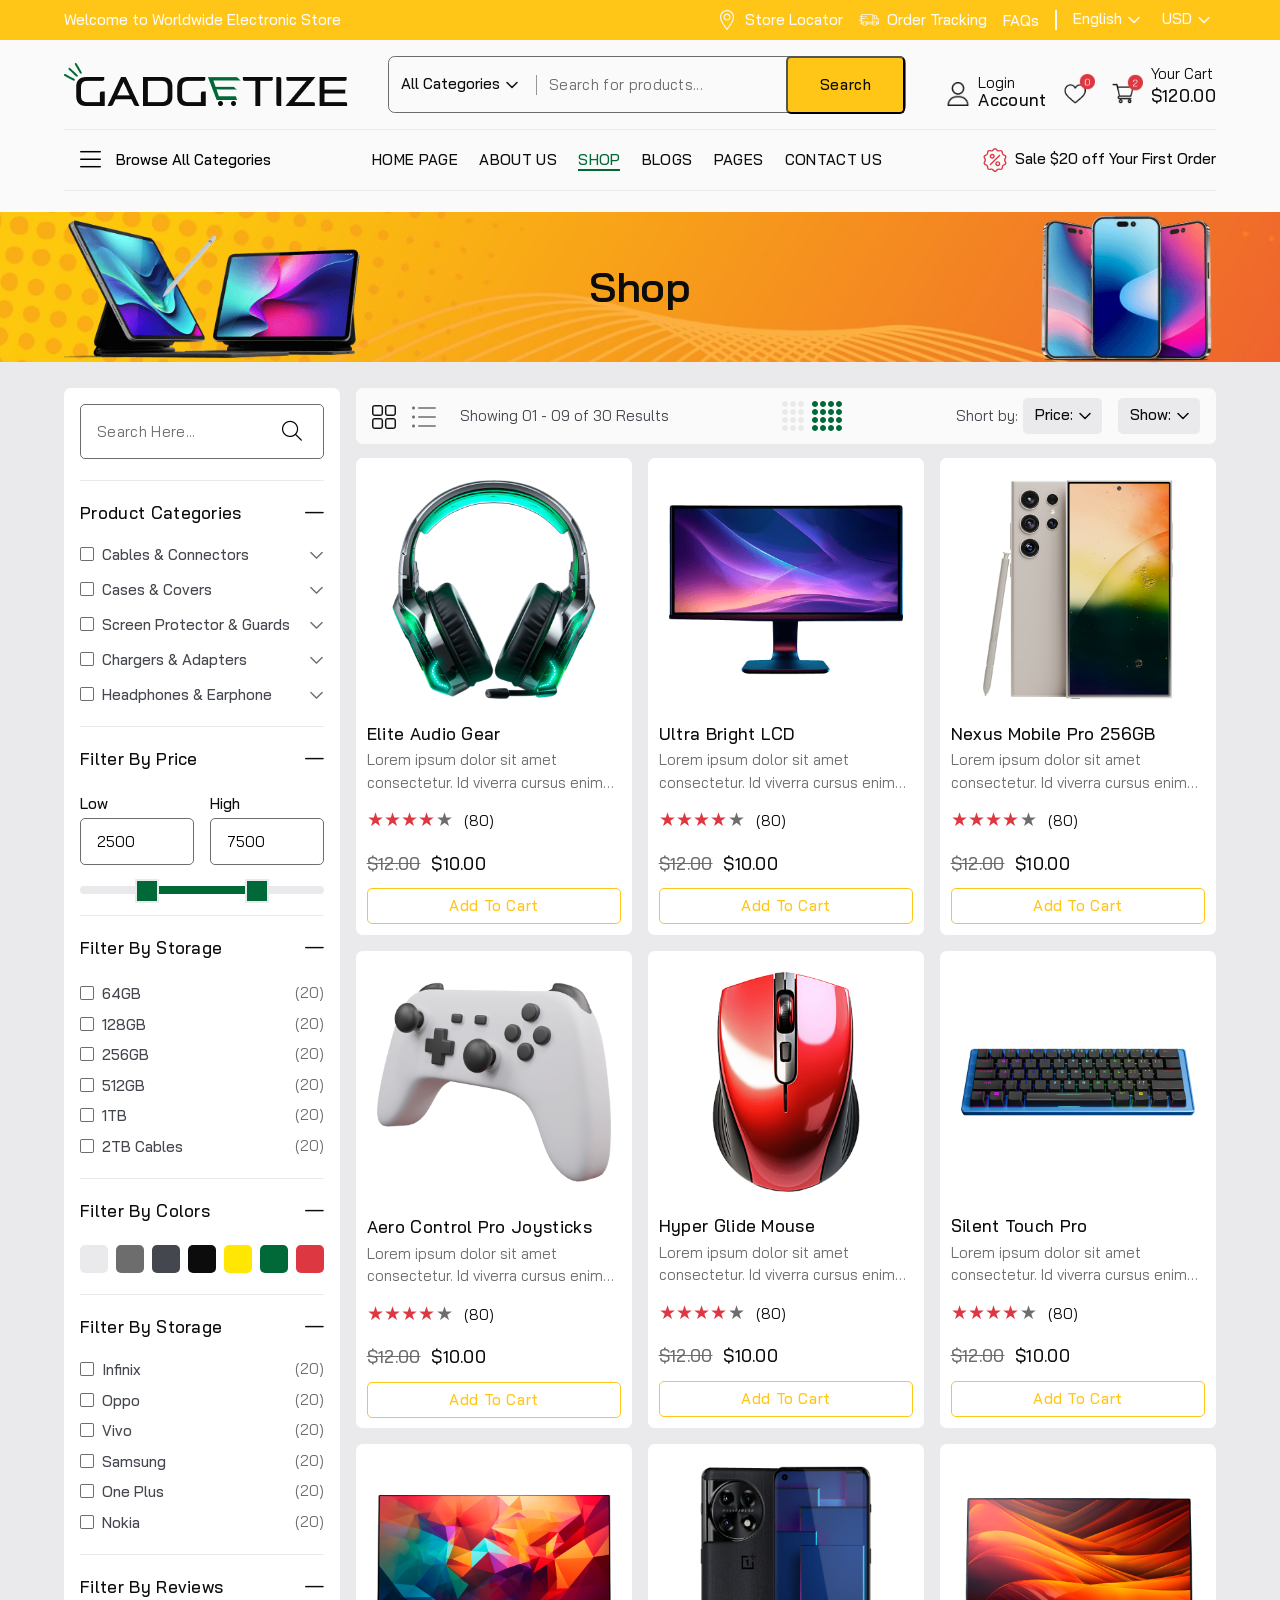
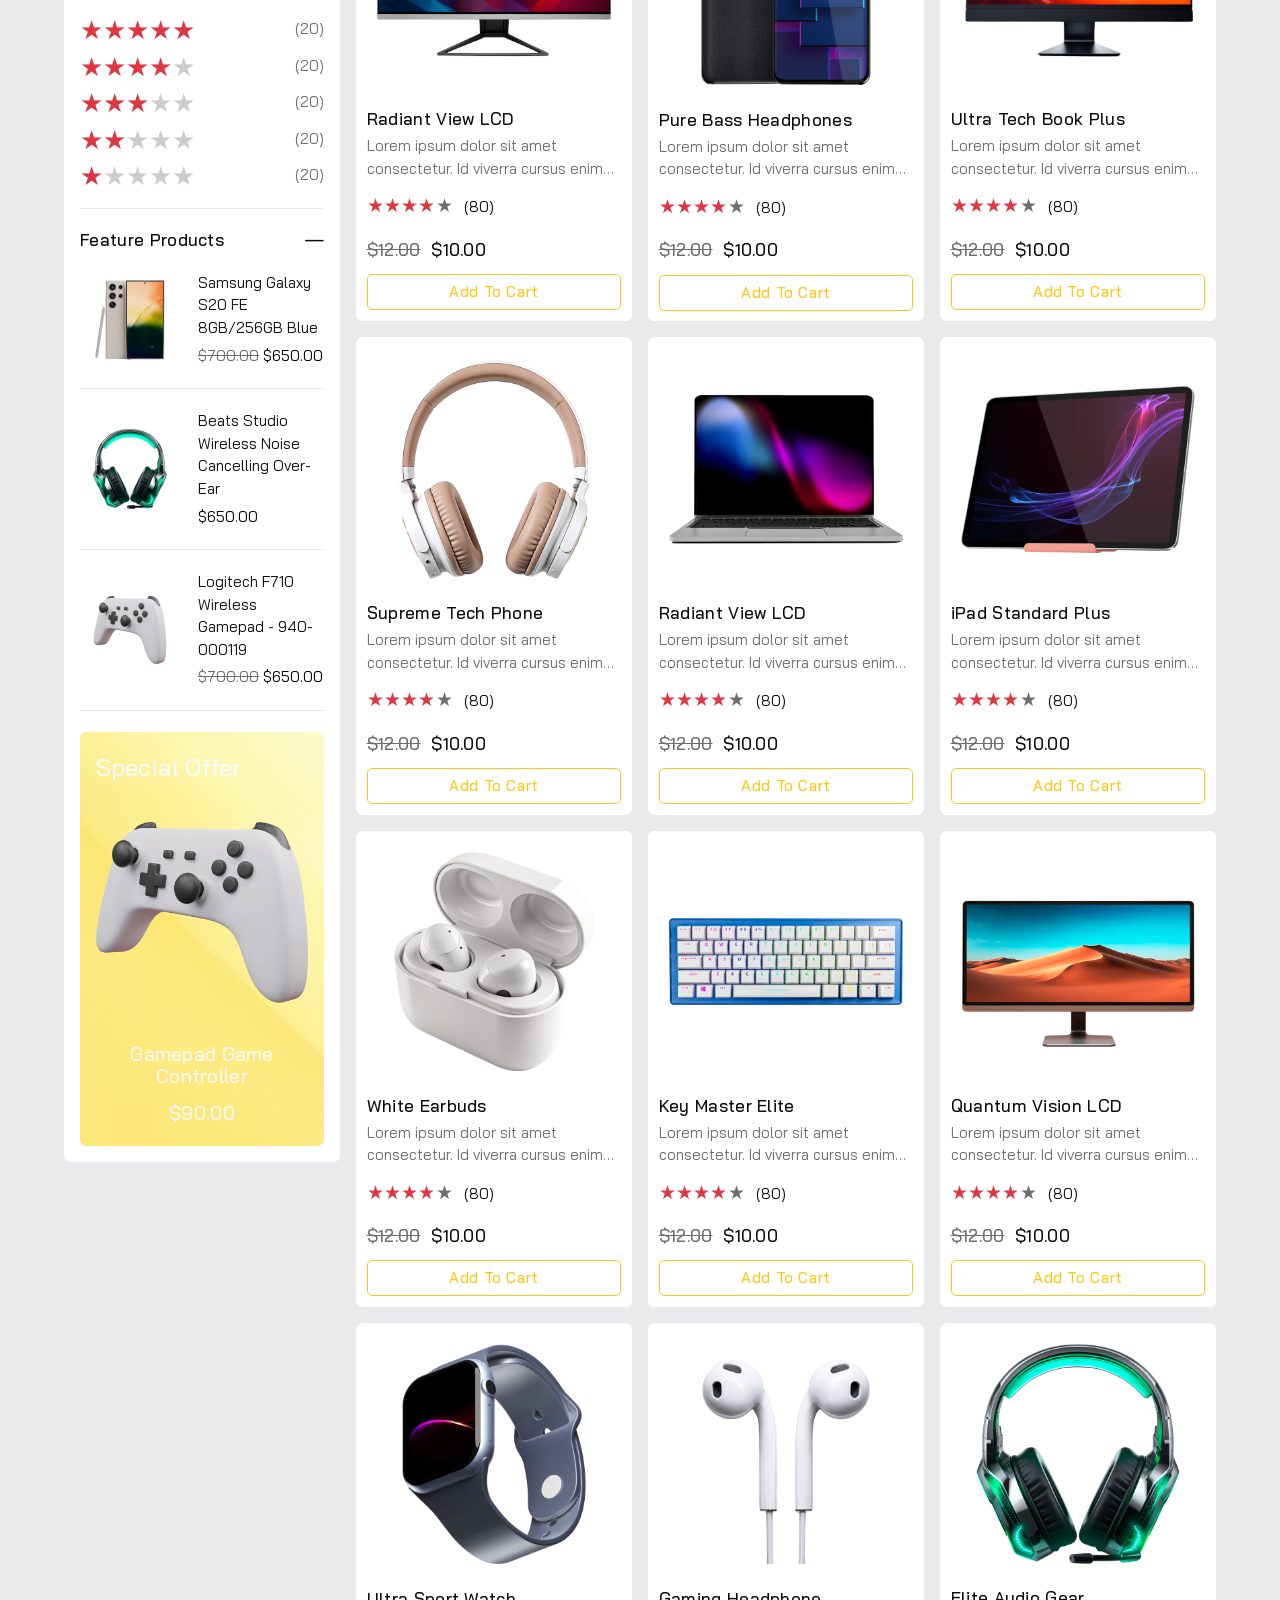
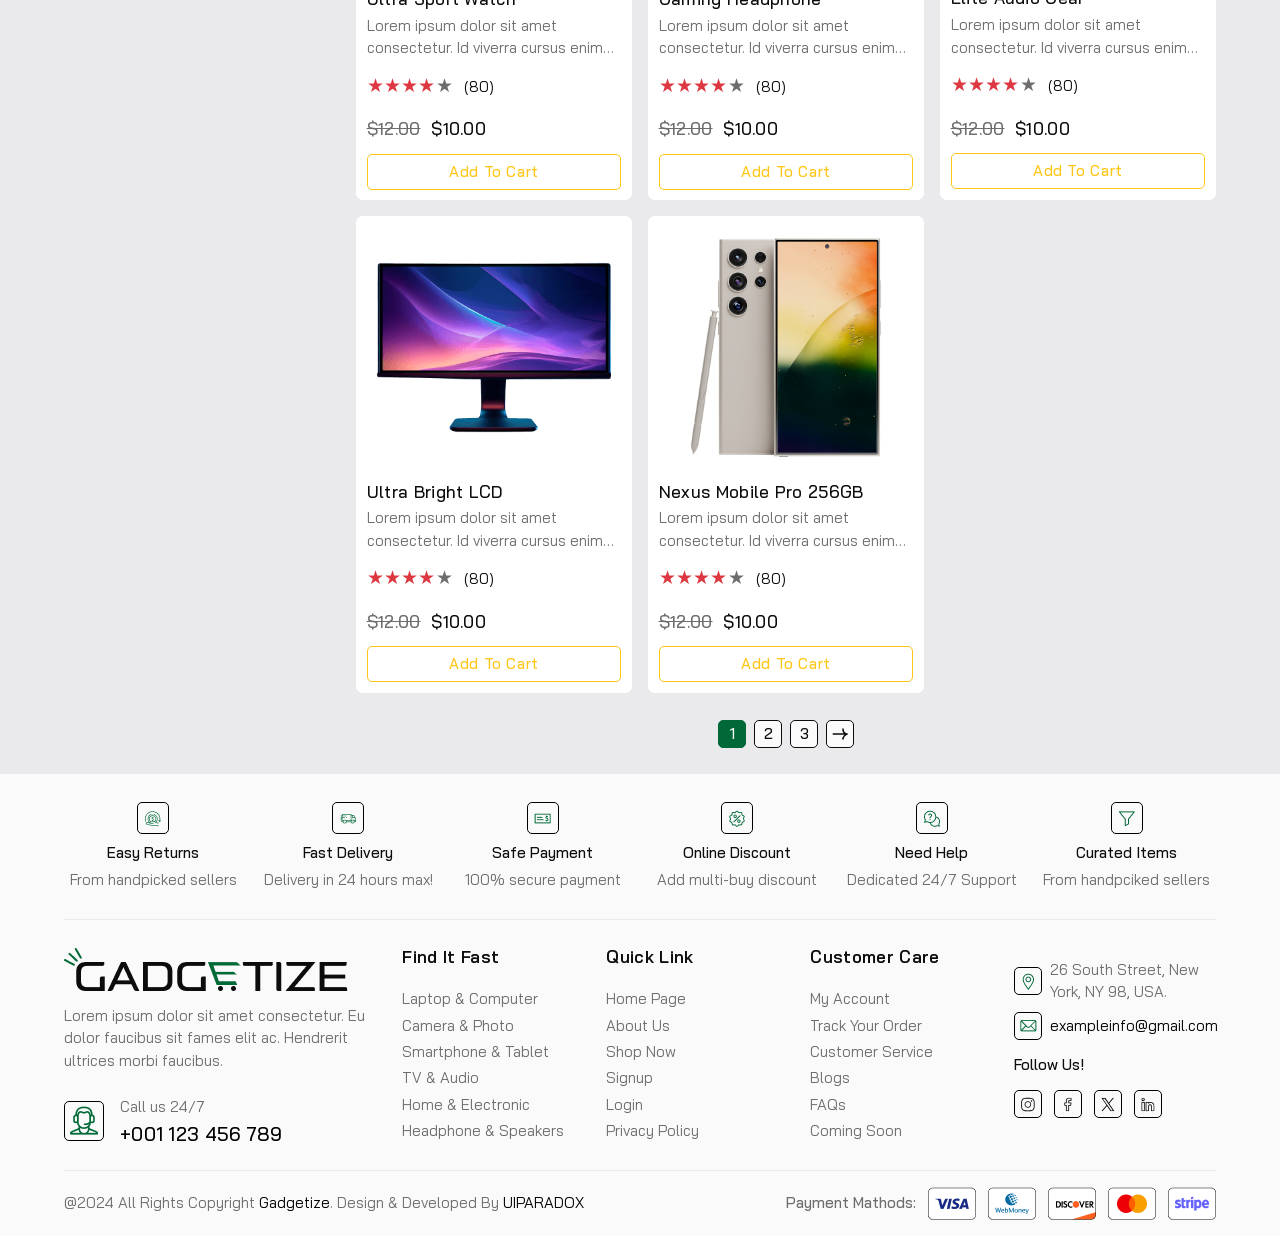
<file: shop-grid-sidebar-2.html>
<!DOCTYPE html>
<html lang="en">


<!-- Mirrored from uiparadox.co.uk/templates/gadgetize/shop-grid-sidebar-2.html by HTTrack Website Copier/3.x [XR&CO'2014], Sun, 22 Dec 2024 06:13:34 GMT -->
<head>
    <meta charset="UTF-8">
    <meta http-equiv="X-UA-Compatible" content="IE=edge">
    <meta name="viewport" content="width=device-width, initial-scale=1, shrink-to-fit=no">
    <meta name="description" content="Accessory-Store">

    <title>Accessory Store</title>

    <!-- Favicon -->
    <link rel="shortcut icon" type="image/x-icon" href="assets/media/favicon.png">

    <!-- All CSS files -->
    <link rel="stylesheet" href="assets/css/vendor/font-awesome.css">
    <link rel="stylesheet" href="assets/css/vendor/bootstrap.min.css">
    <link rel="stylesheet" href="assets/css/app.css">

</head>

<body class="tt-smooth-scroll">
    
    <!-- Main Wrapper Start -->
    <div id="scroll-container">
        <!-- Header Menu Start -->
        <header class="mb-24">
            <div class="header-section">
                <div class="header-top bg-color-primary">
                    <div class="header-start d-lg-block d-none">
                        <p class="fw-500 white">Welcome to Worldwide Electronic Store</p>
                    </div>
                    <div class="header-end">
                        <a href="contact.html" class="top-bar-links d-sm-flex d-none align-items-center gap-2">
                            <svg xmlns="http://www.w3.org/2000/svg" width="20" height="20" viewBox="0 0 20 20" fill="none">
                                <path
                                    d="M9.51246 19.7391C9.62113 19.9021 9.8041 20 10 20C10.1959 20 10.3789 19.9021 10.4875 19.7391C11.8742 17.6591 13.9167 15.0903 15.34 12.4778C16.478 10.3889 17.0312 8.60727 17.0312 7.03125C17.0312 3.15422 13.877 0 10 0C6.12297 0 2.96875 3.15422 2.96875 7.03125C2.96875 8.60727 3.52199 10.3889 4.66004 12.4778C6.08227 15.0883 8.12863 17.6634 9.51246 19.7391ZM10 1.17188C13.2309 1.17188 15.8594 3.80039 15.8594 7.03125C15.8594 8.40641 15.3529 10.0046 14.3109 11.9171C13.0841 14.1691 11.3334 16.4534 10 18.3738C8.66684 16.4537 6.91602 14.1692 5.6891 11.9171C4.64715 10.0046 4.14062 8.40641 4.14062 7.03125C4.14062 3.80039 6.76914 1.17188 10 1.17188Z"
                                    fill="#FAFAFA" />
                                <path
                                    d="M10 10.5469C11.9385 10.5469 13.5156 8.96977 13.5156 7.03125C13.5156 5.09273 11.9385 3.51562 10 3.51562C8.06148 3.51562 6.48438 5.09273 6.48438 7.03125C6.48438 8.96977 8.06148 10.5469 10 10.5469ZM10 4.6875C11.2923 4.6875 12.3438 5.73891 12.3438 7.03125C12.3438 8.32359 11.2923 9.375 10 9.375C8.70766 9.375 7.65625 8.32359 7.65625 7.03125C7.65625 5.73891 8.70766 4.6875 10 4.6875Z"
                                    fill="#FAFAFA" />
                            </svg>
                            <div>
                                <p class="fw-500 white">Store Locator</p>
                            </div>
                        </a>
                        <a href="tracking.html" class="top-bar-links d-flex align-items-center gap-2">
                            <svg xmlns="http://www.w3.org/2000/svg" width="20" height="20" viewBox="0 0 20 20" fill="none">
                                <g clip-path="url(#clip0_7765_205)">
                                    <path
                                        d="M5.95035 13.125H5.95008C5.73434 13.125 5.55957 13.2999 5.55957 13.5156C5.55957 13.7313 5.73461 13.9063 5.95035 13.9063C6.16609 13.9063 6.34097 13.7313 6.34097 13.5156C6.34097 13.2999 6.16609 13.125 5.95035 13.125Z"
                                        fill="#FAFAFA" />
                                    <path
                                        d="M15.7945 13.125H15.7942C15.5784 13.125 15.4037 13.2999 15.4037 13.5156C15.4037 13.7313 15.5787 13.9063 15.7945 13.9063C16.0102 13.9063 16.1851 13.7313 16.1851 13.5156C16.1851 13.2999 16.0102 13.125 15.7945 13.125Z"
                                        fill="#FAFAFA" />
                                    <path
                                        d="M18.9191 8.43752H18.7649L17.5204 5.54862C17.4587 5.40534 17.3177 5.31253 17.1617 5.31253H14.2318V4.53128C14.2318 4.31558 14.0569 4.14066 13.8412 4.14066H2.82543C2.62227 4.14066 2.45301 4.29636 2.43617 4.49886L2.30731 6.04499H1.0675C0.851761 6.04499 0.676879 6.21991 0.676879 6.43561C0.676879 6.65131 0.851761 6.82624 1.0675 6.82624H2.24219L2.14859 7.94928H1.65344C1.4377 7.94928 1.26282 8.1242 1.26282 8.33991C1.26282 8.55561 1.4377 8.73053 1.65344 8.73053H2.08352L1.98992 9.85354H0.481567C0.265825 9.85354 0.0909424 10.0285 0.0909424 10.2442C0.0909424 10.4599 0.265825 10.6348 0.481567 10.6348H1.92481L1.65488 13.8738C1.64582 13.9827 1.68274 14.0904 1.75668 14.1708C1.83067 14.2512 1.93488 14.2969 2.04414 14.2969H3.74031C4.06277 15.2063 4.93164 15.8594 5.95019 15.8594C6.96874 15.8594 7.83761 15.2063 8.16007 14.2969H13.5844C13.9069 15.2063 14.7758 15.8594 15.7943 15.8594C16.8129 15.8594 17.6817 15.2063 18.0042 14.2969H19.7004C19.9161 14.2969 20.091 14.122 20.091 13.9063V9.60943C20.0909 8.94131 19.5872 8.43752 18.9191 8.43752ZM15.9899 6.09378H16.9046L17.9142 8.43752H15.9899V6.09378ZM3.18035 9.85354H2.77387L2.86746 8.73053H5.91472C6.13046 8.73053 6.30534 8.55561 6.30534 8.33991C6.30534 8.1242 6.13046 7.94928 5.91472 7.94928H2.93258L3.02617 6.82624H4.15691C4.37265 6.82624 4.54754 6.65131 4.54754 6.43561C4.54754 6.21991 4.37265 6.04499 4.15691 6.04499H3.09125L3.18484 4.9219H13.4506V11.7578H7.49882C7.08558 11.3933 6.54323 11.1719 5.95019 11.1719C5.35714 11.1719 4.8148 11.3933 4.40156 11.7578H2.6152L2.70879 10.6348H3.18035C3.39609 10.6348 3.57097 10.4599 3.57097 10.2442C3.57097 10.0285 3.39609 9.85354 3.18035 9.85354ZM2.46871 13.5156L2.55008 12.5391H3.81969C3.68281 12.8365 3.60644 13.1673 3.60644 13.5156H2.46871ZM5.95019 15.0781C5.08863 15.0781 4.38769 14.3772 4.38769 13.5156C4.38769 12.6541 5.08863 11.9531 5.95019 11.9531C6.81175 11.9531 7.51269 12.6541 7.51269 13.5156C7.51269 14.3772 6.81175 15.0781 5.95019 15.0781ZM8.29393 13.5156C8.29393 13.1673 8.21757 12.8365 8.08069 12.5391H13.6638C13.5269 12.8365 13.4506 13.1673 13.4506 13.5156H8.29393ZM15.7943 15.0781C14.9327 15.0781 14.2318 14.3772 14.2318 13.5156C14.2318 12.6541 14.9327 11.9531 15.7943 11.9531C16.6558 11.9531 17.3568 12.6541 17.3568 13.5156C17.3568 14.3772 16.6558 15.0781 15.7943 15.0781ZM19.3097 13.5156H18.138C18.138 13.1673 18.0617 12.8365 17.9248 12.5391H19.3097V13.5156H19.3097ZM19.3097 11.7578H17.3429C16.9297 11.3933 16.3873 11.1719 15.7943 11.1719C15.2012 11.1719 14.6589 11.3933 14.2456 11.7578H14.2318V6.09378H15.2086V8.82815C15.2086 9.04385 15.3835 9.21877 15.5993 9.21877H18.9191C19.16 9.21877 19.3097 9.36846 19.3097 9.6094V11.7578Z"
                                        fill="#FAFAFA" />
                                    <path
                                        d="M7.75232 6.43561C7.75232 6.21991 7.57744 6.04499 7.3617 6.04499H5.91467C5.69893 6.04499 5.52405 6.21991 5.52405 6.43561C5.52405 6.65132 5.69893 6.82624 5.91467 6.82624H7.3617C7.57744 6.82624 7.75232 6.65132 7.75232 6.43561Z"
                                        fill="#FAFAFA" />
                                    <path
                                        d="M7.28186 8.33991C7.28186 8.55561 7.45674 8.73053 7.67248 8.73053H8.396C8.61174 8.73053 8.78662 8.55561 8.78662 8.33991C8.78662 8.1242 8.61174 7.94928 8.396 7.94928H7.67248C7.45674 7.94928 7.28186 8.12416 7.28186 8.33991Z"
                                        fill="#FAFAFA" />
                                </g>
                                <defs>
                                    <clipPath id="clip0_7765_205">
                                        <rect width="20" height="20" fill="white" transform="translate(0.0909424)" />
                                    </clipPath>
                                </defs>
                            </svg>
                            <p class="fw-500 white"> Order Tracking</p>
                        </a>
                        <div class="d-sm-block d-none">
                            <a href="about.html"><span class="fw-500 top-bar-links">FAQs</span></a>
                        </div>
                        <div class="vr-line d-sm-block d-none">
                        </div>
                        <div class="drop-container">
                            <div class="wrapper-dropdown white" id="dropdown">
                                <span class="selected-display" id="destination">English</span>
                                <svg id="drp-arrow" width="24" height="24" viewBox="0 0 24 24" fill="none"
                                    xmlns="http://www.w3.org/2000/svg" class="arrow transition-all ml-auto rotate-180">
                                    <path d="M7 14.5l5-5 5 5" stroke="currentColor" stroke-width="1.5" stroke-linecap="round"
                                        stroke-linejoin="round"></path>
                                </svg>
                                <ul class="topbar-dropdown bg-lightest-gray">
                                    <li class="item dark-black">English</li>
                                    <li class="item dark-black">Spanish</li>
                                    <li class="item dark-black">Italian</li>
                                    <li class="item dark-black">Arabic</li>
                                </ul>
                            </div>
                        </div>
                        <div class="drop-container">
                            <div class="wrapper-dropdown white" id="dropdown2">
                                <span class="selected-display" id="destination2">USD</span>
                                <svg id="drp-arrow2" width="24" height="24" viewBox="0 0 24 24" fill="none"
                                    xmlns="http://www.w3.org/2000/svg" class="arrow transition-all ml-auto rotate-180">
                                    <path d="M7 14.5l5-5 5 5" stroke="currentColor" stroke-width="1.5" stroke-linecap="round"
                                        stroke-linejoin="round"></path>
                                </svg>
                                <ul class="topbar-dropdown bg-lightest-gray">
                                    <li class="item dark-black">USD</li>
                                    <li class="item dark-black">AED </li>
                                    <li class="item dark-black">EUR</li>
                                    <li class="item dark-black">GBP</li>
                                </ul>
                            </div>
                        </div>

                    </div>
                </div>
                <div class="container-fluid">
                    <div class="header-center">
                        <a href="index.html" class="header-logo">
                            <img src="assets/media/logo.png" alt="">
                        </a>
                        <div class="mixin-container d-xl-flex d-none">
                            <div class="drop-container">
                                <div class="wrapper-dropdown" id="dropdown3">
                                    <span class="selected-display black fw-500" id="destination3">All Categories</span>
                                    <svg id="drp-arrow3" width="24" height="24" viewBox="0 0 24 24" fill="none"
                                        xmlns="http://www.w3.org/2000/svg" class="arrow transition-all ml-auto rotate-180">
                                        <path d="M7 14.5l5-5 5 5" stroke="currentColor" stroke-width="1.5" stroke-linecap="round"
                                            stroke-linejoin="round"></path>
                                    </svg>
                                    <ul class="topbar-dropdown bg-lightest-gray box-shadow-1">
                                        <li class="item dark-black">Digital & Electronics</li>
                                        <li class="item dark-black">Camera & Photo</li>
                                        <li class="item dark-black">Computer Hardware</li>
                                        <li class="item dark-black">Gamepad & Console</li>
                                        <li class="item dark-black">Headphone & Speaker</li>
                                        <li class="item dark-black">Laptop & Computer</li>
                                        <li class="item dark-black">Smartphone & Tablet</li>
                                        <li class="item dark-black">TV & Audio</li>
                                        <li class="item dark-black">Watches & Eyewear</li>
                                        <li class="item dark-black">Fan & AC</li>
                                    </ul>
                                </div>
                            </div>
                            <div class="vr-line vr-line-2"></div>
                            <form action="https://uiparadox.co.uk/templates/gadgetize/index.html" method="post">
                                <div class="input-field">
                                    <input type="text" name="search" id="searchInput" class="form-control" placeholder="Search for products...">
                                    <button type="submit" class="cus-btn">Search</button>
                                </div>
                            </form>
                        </div>
                        <div class="header-buttons">
                            <a href="register.html" class="button-block align-items-sm-unset align-items-end">
                                <img src="assets/media/users/user-3.png" alt="" class="user">
                                <div>
                                    <p>Login</p>
                                    <h6>Account</h6>
                                </div>
                            </a>
                            <a href="wishlist.html" class="button-block d-sm-flex d-none">
                                <img src="assets/media/icons/wishlist.png" alt="">
                            </a>
                            <a href="#" class="button-block d-sm-flex d-none cart-button">
                                <img src="assets/media/icons/cart.png" alt="">
                                <div>
                                    <p>Your Cart</p>
                                    <h6>$120.00</h6>
                                </div>
                            </a>
                        </div>
                    </div>
                    <div class="mixin-container d-xl-none d-flex">
                        <div class="drop-container">
                            <div class="wrapper-dropdown" id="dropdown4">
                                <span class="selected-display black fw-500" id="destination4">All Categories</span>
                                <svg id="drp-arrow4" width="24" height="24" viewBox="0 0 24 24" fill="none"
                                    xmlns="http://www.w3.org/2000/svg" class="arrow transition-all ml-auto rotate-180">
                                    <path d="M7 14.5l5-5 5 5" stroke="currentColor" stroke-width="1.5" stroke-linecap="round"
                                        stroke-linejoin="round"></path>
                                </svg>
                                <ul class="topbar-dropdown bg-lightest-gray box-shadow-1">
                                    <li class="item dark-black">Digital & Electronics</li>
                                    <li class="item dark-black">Camera & Photo</li>
                                    <li class="item dark-black">Computer Hardware</li>
                                    <li class="item dark-black">Gamepad & Console</li>
                                    <li class="item dark-black">Headphone & Speaker</li>
                                    <li class="item dark-black">Laptop & Computer</li>
                                    <li class="item dark-black">Smartphone & Tablet</li>
                                    <li class="item dark-black">TV & Audio</li>
                                    <li class="item dark-black">Watches & Eyewear</li>
                                    <li class="item dark-black">Fan & AC</li>
                                </ul>
                            </div>
                        </div>
                        <div class="vr-line vr-line-2"></div>
                        <div class="input-field">
                            <input type="text" name="search" id="searchInput2" class="form-control" placeholder="Search for products...">
                            <button type="submit" class="cus-btn">Search</button>
                        </div>
                    </div>
                    
                    <div class="header-bottom-area">
                        <nav class="navigation d-flex align-items-center justify-content-between">
                            <!-- Categories Dropdown -->
                            <div class="nav-container">
                                <nav class="all-category-nav">
                                    <label class="open-menu-all" for="open-menu-all">
                                        <input class="input-menu-all" id="open-menu-all" type="checkbox" name="menu-open">
                                        <span class="all-navigator"><i class="fas fa-bars" aria-hidden="true"></i> <span>Browse All Categories</span>
                                        </span>
                                        <span class="all-category-list list-unstyled">
                                            <span class="all-category-list-item"><a href="shop-grid-1.html"
                                                    class="all-category-list-link dark-black fw-500">Value Of The Day
                                                 </a>
                                            </span>
                                            <span class="all-category-list-item"><a href="shop-grid-1.html"
                                                    class="all-category-list-link dark-black fw-500">Top 100 Offers</a></span>
                                            <span class="all-category-list-item"><a href="shop-grid-1.html"
                                                    class="all-category-list-link dark-black fw-500">New Arrivals</a></span>
                                            <span class="all-category-list-item"><a href="javascript:;" class="all-category-list-link d-flex align-items-center justify-content-between">Laptop & Computer<i class="fas fa-angle-right" aria-hidden="true"></i></a>
                                                <span class="category-second-list">
                                                    <span class="sub-menu-main-wrapper">
                                                        <span class="wrapper-1">
                                                            <span class="category-second-list-ul list-unstyled mb-40">
                                                                <span class="dark-black fw-500 mb-16">Brands</span>
                                                                <span class="category-second-item"><a href="#">Apple </a></span>
                                                                <span class="category-second-item"><a href="#">Dell</a></span>
                                                                <span class="category-second-item"><a href="#">Asus </a></span>
                                                                <span class="category-second-item"><a href="#">Acer </a></span>
                                                                <span class="category-second-item"><a href="#">MSI </a></span>
                                                                <span class="category-second-item"><a href="#">Lenovo </a></span>
                                                            </span>
                                                            <span class="category-second-list-ul list-unstyled">
                                                                <span class="dark-black fw-500 mb-16">Devices</span>
                                                                <span class="category-second-item"><a href="#">Printer and Ink</a></span>
                                                                <span class="category-second-item"><a href="#">Project and Screen</a></span>
                                                                <span class="category-second-item"><a href="#">Network Adaptor</a></span>
                                                                <span class="category-second-item"><a href="#">Photocopy and Scanner</a></span>
                                                            </span>
                                                        </span>
                                                        <span class="wrapper-1">
                                                            <span class="category-second-list-ul list-unstyled mb-40">
                                                                <span class="dark-black fw-500 mb-16">Models</span>
                                                                <span class="category-second-item"><a href="#">Office Computer</a></span>
                                                                <span class="category-second-item"><a href="#">Business Computer</a></span>
                                                                <span class="category-second-item"><a href="#">Gaming Computer</a></span>
                                                                <span class="category-second-item"><a href="#">Programming Computer</a></span>
                                                            </span>
                                                            <span class="category-second-list-ul list-unstyled">
                                                                <span class="dark-black fw-500 mb-16">Prices</span>
                                                                <span class="category-second-item"><a href="#">Up to $200</a></span>
                                                                <span class="category-second-item"><a href="#">$500 to $1000</a></span>
                                                                <span class="category-second-item"><a href="#">$1000 to $2000</a></span>
                                                                <span class="category-second-item"><a href="#">$2000 to $3000</a></span>
                                                                <span class="category-second-item"><a href="#">$3000 to $4000</a></span>
                                                                <span class="category-second-item"><a href="#">$4000 to $5000</a></span>
                                                            </span>
                                                        </span>
                                                    </span>
                                                    <span class="img-product-menu">
                                                        <span class="image-content">
                                                            <span class="h6 d-block fw-400 white mb-4p">LCD</span>
                                                            <span class="h6 d-block fw-500 white mb-24">Radient View LCD</span>
                                                            <span class="d-block text-16 white mb-4p">Just from:</span>
                                                            <span class="d-block h4 color-ter mb-32">$840.99</span>
                                                            <a href="shop-list-1.html" class="cus-btn-3 sec">Shop Now</a>
                                                        </span>
                                                    </span>
                                                </span>
                                            </span>
                                            <span class="all-category-list-item"><a href="javascript:;" class="all-category-list-link d-flex align-items-center justify-content-between">Computer Hardware<i class="fas fa-angle-right" aria-hidden="true"></i></a>
                                                <span class="category-second-list">
                                                    <span class="sub-menu-main-wrapper">
                                                        <span class="wrapper-1">
                                                            <span class="category-second-list-ul list-unstyled mb-40">
                                                                <span class="dark-black fw-500 mb-16">Hardware</span>
                                                                <span class="category-second-item"><a href="#">CPU, Processor </a></span>
                                                                <span class="category-second-item"><a href="#">Motherboard</a></span>
                                                                <span class="category-second-item"><a href="#">RAM, Memory</a></span>
                                                                <span class="category-second-item"><a href="#">VGA, Graphic Card </a></span>
                                                                <span class="category-second-item"><a href="#">PSU, Power Supply</a></span>
                                                                <span class="category-second-item"><a href="#">Cooling Systems</a></span>
                                                            </span>
                                                            <span class="category-second-list-ul list-unstyled">
                                                                <span class="dark-black fw-500 mb-16">Others</span>
                                                                <span class="category-second-item"><a href="#">Security</a></span>
                                                                <span class="category-second-item"><a href="#">Barcode Scanner</a></span>
                                                                <span class="category-second-item"><a href="#">Attendence Machines</a></span>
                                                                <span class="category-second-item"><a href="#">Bill Counters</a></span>
                                                            </span>
                                                        </span>
                                                        <span class="wrapper-1">
                                                            <span class="category-second-list-ul list-unstyled mb-40">
                                                                <span class="dark-black fw-500 mb-16">Peripherals</span>
                                                                <span class="category-second-item"><a href="#">Mointer</a></span>
                                                                <span class="category-second-item"><a href="#">Mouse</a></span>
                                                                <span class="category-second-item"><a href="#">Keyboard</a></span>
                                                                <span class="category-second-item"><a href="#">Microphone</a></span>
                                                            </span>
                                                        </span>
                                                    </span>
                                                    <span class="img-product-menu v-2">
                                                        <span class="image-content">
                                                            <span class="d-block h6 fw-400 white mb-4p">LAPTOP</span>
                                                            <span class="d-block h6 fw-500 white mb-24">MACBOOK M1</span>
                                                            <span class="d-block text-16 white mb-4p">Just from:</span>
                                                            <span class="d-block h4 color-ter mb-32">$340.99</span>
                                                            <a href="shop-list-1.html" class="cus-btn-3 sec">Shop Now</a>
                                                        </span>
                                                    </span>
                                                </span>
                                            </span>
                                            <span class="all-category-list-item"><a href="shop-grid-2.html" class="all-category-list-link">Camera & Photo</a></span>
                                            <span class="all-category-list-item"><a href="javascript:;" class="all-category-list-link d-flex align-items-center justify-content-between">Smartphone & Tablets<i class="fas fa-angle-right" aria-hidden="true"></i></a>
                                                <span class="category-second-list">
                                                    <span class="sub-menu-main-wrapper">
                                                        <span class="wrapper-1">
                                                            <span class="category-second-list-ul list-unstyled mb-40">
                                                                <span class="dark-black fw-500 mb-16">Brands</span>
                                                                <span class="category-second-item"><a href="#">Apple </a></span>
                                                                <span class="category-second-item"><a href="#">Samsung</a></span>
                                                                <span class="category-second-item"><a href="#">Xiaomi</a></span>
                                                                <span class="category-second-item"><a href="#">Oppo </a></span>
                                                                <span class="category-second-item"><a href="#"> Huawei</a></span>
                                                                <span class="category-second-item"><a href="#">Nokia </a></span>
                                                                <span class="category-second-item"><a href="#">Vivo </a></span>
                                                            </span>
                                
                                                            <span class="category-second-list-ul list-unstyled">
                                                                <span class="dark-black fw-500 mb-16">Display Sizes</span>
                                                                <span class="category-second-item"><a href="#">Up to 6 Inches</a></span>
                                                                <span class="category-second-item"><a href="#">6 Inch - 8 Inch</a></span>
                                                                <span class="category-second-item"><a href="#">8 Inch - 10 Inch</a></span>
                                                            </span>
                                
                                                        </span>
                                                        <span class="wrapper-1">
                                                            <span class="category-second-list-ul list-unstyled mb-40">
                                                                <span class="dark-black fw-500 mb-16">Conditions</span>
                                                                <span class="category-second-item"><a href="#">All New</a></span>
                                                                <span class="category-second-item"><a href="#">Renewed</a></span>
                                                                <span class="category-second-item"><a href="#">Refurbished</a></span>
                                                                <span class="category-second-item"><a href="#">Used</a></span>
                                                            </span>
                                                            <span class="category-second-list-ul list-unstyled">
                                                                <span class="dark-black fw-500 mb-16">Prices</span>
                                                                <span class="category-second-item"><a href="#">Up to $200</a></span>
                                                                <span class="category-second-item"><a href="#">$500 to $1000</a></span>
                                                                <span class="category-second-item"><a href="#">$1000 to $2000</a></span>
                                                                <span class="category-second-item"><a href="#">$2000 to $3000</a></span>
                                                                <span class="category-second-item"><a href="#">$3000 to $4000</a></span>
                                                                <span class="category-second-item"><a href="#">$4000 to $5000</a></span>
                                                            </span>
                                                        </span>
                                                    </span>
                                                    <span class="img-product-menu v-3">
                                                        <span class="image-content">
                                                            <span class="d-block h6 fw-400 white mb-4p">MOBIME</span>
                                                            <span class="d-block h6 fw-500 white mb-24">Mobile Phone</span>
                                                            <span class="text-16 white mb-4p">Just from:</span>
                                                            <span class="d-block h4 color-ter mb-32">$500.99</span>
                                                            <a href="shop-list-1.html" class="cus-btn-3 sec">Shop Now</a>
                                                        </span>
                                                    </span>
                                                </span>
                                            </span>
                                            <span class="all-category-list-item"><a href="javascript:;" class="all-category-list-link d-flex align-items-center justify-content-between">TV & Audio<i class="fas fa-angle-right" aria-hidden="true"></i></a>
                                                <span class="category-second-list">
                                                    <span class="sub-menu-main-wrapper">
                                                        <span class="wrapper-1">
                                                            <span class="category-second-list-ul list-unstyled mb-40">
                                                                <span class="dark-black fw-500 mb-16">Brands</span>
                                                                <span class="category-second-item"><a href="#">Sony </a></span>
                                                                <span class="category-second-item"><a href="#">LG</a></span>
                                                                <span class="category-second-item"><a href="#">Samsung </a></span>
                                                                <span class="category-second-item"><a href="#">Panasonic</a></span>
                                                                <span class="category-second-item"><a href="#">Toshiba </a></span>
                                                            </span>
                                                            <span class="category-second-list-ul list-unstyled">
                                                                <span class="dark-black fw-500 mb-16">Department</span>
                                                                <span class="category-second-item"><a href="#">Smart TVs</a></span>
                                                                <span class="category-second-item"><a href="#">LED TVs</a></span>
                                                                <span class="category-second-item"><a href="#">Curved TVs</a></span>
                                                                <span class="category-second-item"><a href="#">OLED TVs</a></span>
                                                                <span class="category-second-item"><a href="#">Plasma TVs</a></span>
                                                                <span class="category-second-item"><a href="#">Smart TVs 4K</a></span>
                                                            </span>
                                                        </span>
                                                        <span class="wrapper-1">
                                                            <span class="category-second-list-ul list-unstyled">
                                                                <span class="dark-black fw-500 mb-16">Prices</span>
                                                                <span class="category-second-item"><a href="#">Up to $200</a></span>
                                                                <span class="category-second-item"><a href="#">$500 to $1000</a></span>
                                                                <span class="category-second-item"><a href="#">$1000 to $2000</a></span>
                                                                <span class="category-second-item"><a href="#">$2000 to $3000</a></span>
                                                                <span class="category-second-item"><a href="#">$3000 to $4000</a></span>
                                                                <span class="category-second-item"><a href="#">$4000 to $5000</a></span>
                                                                <span class="category-second-item"><a href="#">$5000 to $6000</a></span>
                                                            </span>
                                                        </span>
                                                    </span>
                                                    <span class="img-product-menu v-4">
                                                        <span class="image-content">
                                                            <span class="d-block h6 fw-400 white mb-4p">HEADPHONE</span>
                                                            <span class="d-block h6 fw-500 white mb-24">Bass Headphones</span>
                                                            <span class="text-16 white mb-4p">Just from:</span>
                                                            <span class="d-block h4 color-ter mb-32">$180.00</span>
                                                            <a href="shop-list-1.html" class="cus-btn-3 sec">Shop Now</a>
                                                        </span>
                                                    </span>
                                                </span>
                                            </span>
                                            <span class="all-category-list-item"><a href="shop-grid-3.html" class="all-category-list-link">Home &
                                                    Electronic</a></span>
                                            <span class="all-category-list-item"><a href="shop-grid-4.html" class="all-category-list-link">Headphone &
                                                    Speakers</a>
                                            </span>
                                            <span class="all-category-list-item"><a href="shop-grid-sidebar-1.html"
                                                    class="all-category-list-link">Watches & Eyewear</a></span>
                                            <span class="all-category-list-item"><a href="shop-grid-sidebar-2.html"
                                                    class="all-category-list-link">Gamepad & Console</a></span>
                                        </span>
                                    </label>
                                </nav>
                            </div>
                            <!-- Categories Dropdown -->
                            <div class="menu-button-right">
                                <div class="main-menu__nav">
                                    <ul class="main-menu__list">
                                        <li>
                                            <a href="index.html">Home Page</a>
                                        </li>
                                        <li>
                                            <a href="about.html">About Us</a>
                                        </li>
                                        <!--  -->
                                        <li class="dropdown">
                                            <a href="javascript:void(0);" class="active">Shop</a>
                                            <ul class="sub-menu">
                                                <li class="dropdown">
                                                    <a href="javascript:void(0);">Shop Grid</a>
                                                    <ul class="sub-menu">
                                                        <li><a href="shop-grid-1.html">Shop Grid 1</a></li>
                                                        <li><a href="shop-grid-2.html">Shop Grid 2</a></li>
                                                        <li><a href="shop-grid-3.html">Shop Grid 3</a></li>
                                                        <li><a href="shop-grid-4.html">Shop Grid 4</a></li>
                                                    </ul>
                                                </li>
                                                <li class="dropdown">
                                                    <a href="javascript:void(0);" class="active">Shop Grid with Sidebar</a>
                                                    <ul class="sub-menu">
                                                        <li><a href="shop-grid-sidebar-1.html">Shop Grid Sidebar 1</a></li>
                                                        <li><a href="shop-grid-sidebar-2.html" class="active">Shop Grid Sidebar 2</a></li>
                                                    </ul>
                                                </li>
                                                <li class="dropdown">
                                                    <a href="javascript:void(0);">Shop List</a>
                                                    <ul class="sub-menu">
                                                        <li><a href="shop-list-1.html">Shop List 1</a></li>
                                                    </ul>
                                                </li>
                                                <li class="dropdown">
                                                    <a href="javascript:void(0);">Shop List with Sidebar</a>
                                                    <ul class="sub-menu">
                                                        <li><a href="shop-list-sidebar-1.html">Shop List Sidebar 1</a></li>
                                                    </ul>
                                                </li>
                                                <li><a href="shop-detail.html">Shop Detail 1</a></li>
                                                <li><a href="shop-detail-2.html">Shop Detail 2</a></li>
                                                <li><a href="wishlist.html">Wishlist</a></li>
                                                <li><a href="cart.html">Cart</a></li>
                                                <li><a href="checkout.html">Checkout</a></li>
                                            </ul>
                                        </li>

                                        <!--  -->
                                        <li class="dropdown">
                                            <a href="javascript:void(0);">Blogs</a>
                                            <ul>
                                                <li><a href="blog-grid.html">Blog Grid</a></li>
                                                <li><a href="blog-grid-sidebar-1.html">Blog Grid Sidebar 1</a></li>
                                                <li><a href="blog-grid-sidebar-2.html">Blog Grid Sidebar 2</a></li>
                                                <li><a href="blog-list-sidebar-1.html">Blog List Sidebar 1</a></li>
                                                <li><a href="blog-detail.html">Blog Detail</a></li>
                                            </ul>
                                        </li>
                                        <li class="dropdown">
                                            <a href="javascript:void(0);">Pages</a>
                                            <ul>
                                                <li><a href="tracking.html" >Tracking</a></li>
                                                <li><a href="register.html">Register</a></li>
                                                <li><a href="404.html">404</a></li>
                                                <li><a href="coming-soon.html">Coming Soon</a></li>
                                            </ul>
                                        </li>
                                        <li>
                                            <a href="contact.html">Contact Us</a>
                                        </li>
                                    </ul>
                                </div>
                            </div>
                            <div class="main-menu__right">
                                <div class="d-sm-flex d-none gap-2">
                                    <svg xmlns="http://www.w3.org/2000/svg" width="24" height="24" viewBox="0 0 24 24" fill="none">
                                        <g clip-path="url(#clip0_7572_706)">
                                          <path d="M22.4042 12.3108C22.3076 12.1133 22.3076 11.8867 22.4042 11.6891L23.2993 9.85799C23.7977 8.83841 23.4028 7.62319 22.4003 7.0913L20.5999 6.13599C20.4056 6.03296 20.2724 5.84959 20.2344 5.63307L19.8823 3.62548C19.6862 2.5077 18.6523 1.75658 17.5288 1.91553L15.5107 2.201C15.2929 2.23175 15.0775 2.16172 14.9195 2.00886L13.4546 0.591743C12.6389 -0.197346 11.3611 -0.197393 10.5455 0.591743L9.08059 2.009C8.92253 2.16191 8.70714 2.2318 8.48936 2.20114L6.47126 1.91567C5.34744 1.75663 4.31385 2.50784 4.11778 3.62562L3.76565 5.63312C3.72764 5.84968 3.59447 6.03301 3.40027 6.13609L1.59981 7.09139C0.597345 7.62323 0.202473 8.83855 0.700845 9.85813L1.59592 11.6892C1.69248 11.8868 1.69248 12.1134 1.59592 12.3109L0.700798 14.1421C0.202426 15.1616 0.597298 16.3769 1.59976 16.9087L3.40022 17.864C3.59447 17.9671 3.72764 18.1505 3.76565 18.367L4.11778 20.3746C4.29628 21.3921 5.1688 22.1057 6.17159 22.1056C6.27036 22.1056 6.37058 22.0987 6.47131 22.0845L8.48941 21.799C8.70705 21.7681 8.92258 21.8383 9.08064 21.9911L10.5455 23.4083C10.9534 23.8028 11.4766 24.0001 12 24C12.5233 24 13.0469 23.8027 13.4546 23.4083L14.9195 21.9911C15.0776 21.8383 15.293 21.7684 15.5107 21.799L17.5288 22.0845C18.6528 22.2435 19.6862 21.4923 19.8823 20.3745L20.2345 18.367C20.2725 18.1505 20.4057 17.9671 20.5999 17.864L22.4003 16.9087C23.4028 16.3769 23.7977 15.1616 23.2993 14.142L22.4042 12.3108ZM21.7515 15.6859L19.9511 16.6412C19.377 16.9459 18.9833 17.4876 18.8711 18.1278L18.519 20.1353C18.4526 20.5135 18.103 20.7675 17.7227 20.7138L15.7046 20.4284C15.061 20.3372 14.4242 20.5443 13.9571 20.9962L12.4921 22.4132C12.2162 22.6801 11.7839 22.6801 11.5079 22.4132L10.043 20.9961C9.64824 20.6142 9.13215 20.4073 8.59338 20.4073C8.49466 20.4073 8.39514 20.4142 8.29549 20.4283L6.27739 20.7138C5.89742 20.7675 5.5475 20.5135 5.48113 20.1353L5.12896 18.1277C5.01665 17.4876 4.62299 16.9457 4.04892 16.6412L2.24846 15.6859C1.90928 15.5059 1.77568 15.0948 1.94429 14.7498L2.83941 12.9187C3.12478 12.3348 3.12478 11.6651 2.83941 11.0813L1.94429 9.25011C1.77568 8.90516 1.90928 8.49403 2.24846 8.31407L4.04892 7.35877C4.62295 7.05413 5.01665 6.51235 5.12891 5.87223L5.48104 3.86468C5.54741 3.48649 5.897 3.23243 6.2773 3.28615L8.29539 3.57162C8.93875 3.66269 9.57582 3.45565 10.0429 3.00382L11.5079 1.58671C11.7838 1.3198 12.2161 1.3198 12.4921 1.58671L13.957 3.00382C14.4241 3.4557 15.0611 3.66269 15.7045 3.57162L17.7226 3.28615C18.1026 3.23238 18.4525 3.48649 18.5189 3.86468L18.871 5.87227C18.9833 6.5124 19.377 7.05422 19.951 7.35877L21.7515 8.31407C22.0907 8.49403 22.2243 8.90516 22.0557 9.25011L21.1605 11.0812C20.8752 11.6651 20.8752 12.3348 21.1605 12.9186L22.0557 14.7497C22.2243 15.0948 22.0907 15.506 21.7515 15.6859Z" fill="#DD3842"/>
                                          <path d="M17.057 6.94288C16.7867 6.6726 16.3485 6.6726 16.0782 6.94288L6.94282 16.0783C6.67254 16.3486 6.67254 16.7868 6.94282 17.0571C7.07796 17.1922 7.2551 17.2598 7.43219 17.2598C7.60929 17.2598 7.78647 17.1923 7.92157 17.0571L17.0569 7.92172C17.3273 7.65139 17.3273 7.21321 17.057 6.94288Z" fill="#DD3842"/>
                                          <path d="M9.2316 5.77103C7.83229 5.77103 6.69385 6.90947 6.69385 8.30878C6.69385 9.70808 7.83229 10.8465 9.2316 10.8465C10.6309 10.8465 11.7693 9.70808 11.7693 8.30878C11.7693 6.90947 10.6309 5.77103 9.2316 5.77103ZM9.2316 9.46227C8.59555 9.46227 8.0781 8.94482 8.0781 8.30873C8.0781 7.67269 8.59555 7.15524 9.2316 7.15524C9.86764 7.15524 10.3851 7.67269 10.3851 8.30873C10.3851 8.94482 9.86764 9.46227 9.2316 9.46227Z" fill="#DD3842"/>
                                          <path d="M14.7685 13.1535C13.3692 13.1535 12.2307 14.292 12.2307 15.6913C12.2307 17.0906 13.3692 18.229 14.7685 18.229C16.1678 18.229 17.3062 17.0906 17.3062 15.6913C17.3062 14.292 16.1678 13.1535 14.7685 13.1535ZM14.7685 16.8448C14.1324 16.8448 13.6149 16.3273 13.6149 15.6913C13.6149 15.0552 14.1324 14.5378 14.7685 14.5378C15.4045 14.5378 15.922 15.0552 15.922 15.6913C15.922 16.3273 15.4045 16.8448 14.7685 16.8448Z" fill="#DD3842"/>
                                        </g>
                                        <defs>
                                          <clipPath id="clip0_7572_706">
                                            <rect width="24" height="24" fill="white"/>
                                          </clipPath>
                                        </defs>
                                    </svg>
                                    <p class="black fw-500">Sale $20 off Your First Order</p>
                                </div>
                                <a href="#" class="main-menu__toggler mobile-nav__toggler">
                                    <img src="assets/media/icons/menu-2.png" alt="">
                                    Menu
                                </a>
                            </div>
                        </nav>
                    </div>
                </div>
            </div>
        </header>
        <!-- Header Menu End -->

        <!-- Main Sections -->
        <main class="main-wrapper">

             <!-- Title Banner Start -->
             <section class="title-banner">
                <div class="container-fluid">
                    <div class="banner-wrapper">
                        <img src="assets/media/banner/left-image.png" alt="" class="banner-image1">
                        <h1 class="dark-black fw-600">Shop</h1>
                        <img src="assets/media/banner/right-image.png" alt="" class="banner-image2">
                    </div>
                </div>
            </section>
            <!-- Title Banner End -->

            <!-- Featured Product Start -->
            <section class="featured-product-sec py-40 bg-lightest-gray">
                <div class="container-fluid">
                    <div class="row row-gap-3">
                        <div class="col-xl-3">
                            <div class="sidebar bg-white">
                                <form action="https://uiparadox.co.uk/templates/gadgetize/shop-grid-1.html" class="mb-24">
                                    <input type="text" name="search" id="searchBar" class="form-control" placeholder="Search Here...">
                                    <button>
                                        <i class="fa-light fa-magnifying-glass"></i>
                                    </button>
                                </form>
                                <div class="hr-line mb-24"></div>
                                <div class="category-block box-1 mb-24">
                                    <div class="title mb-24" data-count="1">
                                        <h6>Product Categories</h6>
                                        <span>
                                            <i class="far fa-horizontal-rule"></i>
                                        </span>
                                    </div>
                                    <div class="content-block">
                                        <ul class="list-unstyled">
                                            <li class="checkbox-group">
                                                <div class="arrow-block d-flex align-items-center justify-content-between mb-16">
                                                    <div class="check-block">
                                                        <input type="checkbox" id="cable-check" class="sub-check-box">
                                                        <label for="cable-check">Cables & Connectors</label>
                                                    </div>
                                                    <i class="fa-thin fa-chevron-down fw-500 light-gray"></i>
                                                </div>
                                                <ul class="sub-checkboxes pl-16 mb-16">
                                                    <li class="d-flex align-items-center gap-2 mb-12">
                                                        <div class="check-block">
                                                            <input type="checkbox" id="hdmi-check">
                                                            <label for="hdmi-check">HDMI Cables</label>
                                                        </div>
                                                        <p class="light-gray fw-400">(20)</p>
                                                    </li>
                                                    <li class="d-flex align-items-center gap-2 mb-12">
                                                        <div class="check-block">
                                                            <input type="checkbox" id="ethernet-check">
                                                            <label for="ethernet-check">Ethernet Cables</label>
                                                        </div>
                                                        <p class="light-gray fw-400">(20)</p>
                                                    </li>
                                                    <li class="d-flex align-items-center gap-2">
                                                        <div class="check-block">
                                                            <input type="checkbox" id="usb-check">
                                                            <label for="usb-check">USB Cables</label>
                                                        </div>
                                                        <p class="light-gray fw-400">(20)</p>
                                                    </li>
                                                </ul>
                                            </li>
                                            <li class="checkbox-group">
                                                <div class="arrow-block d-flex align-items-center justify-content-between mb-16">
                                                    <div class="check-block">
                                                        <input type="checkbox" id="cases-check" class="sub-check-box">
                                                        <label for="cases-check">Cases & Covers</label>
                                                    </div>
                                                    <i class="fa-thin fa-chevron-down fw-500 light-gray"></i>
                                                </div>
                                                <ul class="sub-checkboxes pl-16 mb-16">
                                                    <li class="d-flex align-items-center gap-2 mb-12">
                                                        <div class="check-block">
                                                            <input type="checkbox" id="cover-check">
                                                            <label for="cover-check">Back Covers </label>
                                                        </div>
                                                        <p class="light-gray fw-400">(20)</p>
                                                    </li>
                                                    <li class="d-flex align-items-center gap-2 mb-12">
                                                        <div class="check-block">
                                                            <input type="checkbox" id="mobile-check">
                                                            <label for="mobile-check">Mobile Cases</label>
                                                        </div>
                                                        <p class="light-gray fw-400">(20)</p>
                                                    </li>
                                                </ul>
                                            </li>
                                            <li class="checkbox-group">
                                                <div class="arrow-block d-flex align-items-center justify-content-between mb-16">
                                                    <div class="check-block">
                                                        <input type="checkbox" id="screen-check" class="sub-check-box">
                                                        <label for="screen-check">Screen Protector & Guards</label>
                                                    </div>
                                                    <i class="fa-thin fa-chevron-down fw-500 light-gray"></i>
                                                </div>
                                                <ul class="sub-checkboxes pl-16 mb-16">
                                                    <li class="d-flex align-items-center gap-2 mb-12">
                                                        <div class="check-block">
                                                            <input type="checkbox" id="glass-check">
                                                            <label for="glass-check">Glass Protector</label>
                                                        </div>
                                                        <p class="light-gray fw-400">(20)</p>
                                                    </li>
                                                    <li class="d-flex align-items-center gap-2 mb-12">
                                                        <div class="check-block">
                                                            <input type="checkbox" id="gorilla-check">
                                                            <label for="gorilla-check">Gorilla Glass</label>
                                                        </div>
                                                        <p class="light-gray fw-400">(20)</p>
                                                    </li>
                                                    <li class="d-flex align-items-center gap-2">
                                                        <div class="check-block">
                                                            <input type="checkbox" id="matte-check">
                                                            <label for="matte-check">Matte Gel Paper</label>
                                                        </div>
                                                        <p class="light-gray fw-400">(20)</p>
                                                    </li>
                                                </ul>
                                            </li>
                        
                                            <li class="checkbox-group">
                                                <div class="arrow-block d-flex align-items-center justify-content-between mb-16">
                                                    <div class="check-block">
                                                        <input type="checkbox" id="charger-check" class="sub-check-box">
                                                        <label for="charger-check">Chargers & Adapters</label>
                                                    </div>
                                                    <i class="fa-thin fa-chevron-down fw-500 light-gray"></i>
                                                </div>
                                                <ul class="sub-checkboxes pl-16 mb-16">
                                                    <li class="d-flex align-items-center gap-2 mb-12">
                                                        <div class="check-block">
                                                            <input type="checkbox" id="adaptor-check">
                                                            <label for="adaptor-check">Fast Charger</label>
                                                        </div>
                                                        <p class="light-gray fw-400">(20)</p>
                                                    </li>
                                                    <li class="d-flex align-items-center gap-2 mb-12">
                                                        <div class="check-block">
                                                            <input type="checkbox" id="rapid-check">
                                                            <label for="rapid-check">Rapid Adaptor</label>
                                                        </div>
                                                        <p class="light-gray fw-400">(20)</p>
                                                    </li>
                                                </ul>
                                            </li>
                        
                                            <li class="checkbox-group">
                                                <div class="arrow-block d-flex align-items-center justify-content-between mb-16">
                                                    <div class="check-block">
                                                        <input type="checkbox" id="headphone-check" class="sub-check-box">
                                                        <label for="headphone-check">Headphones & Earphone</label>
                                                    </div>
                                                    <i class="fa-thin fa-chevron-down fw-500 light-gray"></i>
                                                </div>
                                                <ul class="sub-checkboxes pl-16 mb-16">
                                                    <li class="d-flex align-items-center gap-2 mb-12">
                                                        <div class="check-block">
                                                            <input type="checkbox" id="earbuds-check">
                                                            <label for="earbuds-check">Premium Earbuds</label>
                                                        </div>
                                                        <p class="light-gray fw-400">(20)</p>
                                                    </li>
                                                    <li class="d-flex align-items-center gap-2 mb-12">
                                                        <div class="check-block">
                                                            <input type="checkbox" id="handfree-check">
                                                            <label for="handfree-check">Wireless Handfree</label>
                                                        </div>
                                                        <p class="light-gray fw-400">(20)</p>
                                                    </li>
                                                </ul>
                                            </li>
                                        </ul>
                                    </div>
                                </div>
                                <div class="hr-line mb-24"> </div>
                                <div class="category-block box-2 mb-24">
                                    <div class="title mb-32" data-count="2">
                                        <h6>Filter By Price</h6>
                                        <span>
                                            <i class="far fa-horizontal-rule"></i>
                                        </span>
                                    </div>
                                    <div class="content-block">
                                        <div class="wrapper">
                                            <div class="price-input mb-24">
                                                <div class="field">
                                                    <div class="fw-500 mb-4p">Low</div>
                                                    <input type="number" class="input-min" value="2500">
                                                </div>
                                                <div class="field">
                                                    <div class="fw-500 mb-4p">High</div>
                                                    <input type="number" class="input-max" value="7500">
                                                </div>
                                            </div>
                                            <div class="slider">
                                                <div class="progress"></div>
                                            </div>
                                            <div class="range-input">
                                                <input type="range" class="range-min" min="0" max="10000" value="2500" step="100">
                                                <input type="range" class="range-max" min="0" max="10000" value="7500" step="100">
                                            </div>
                                        </div>
                                    </div>
                                </div>
                                <div class="hr-line mb-24"></div>
                                <div class="category-block box-3 mb-24">
                                    <div class="title mb-32" data-count="3">
                                        <h6>Filter By Storage</h6>
                                        <span>
                                            <i class="far fa-horizontal-rule"></i>
                                        </span>
                                    </div>
                                    <div class="content-block">
                                        <ul class="list-unstyled">
                                            <li class="d-flex align-items-center justify-content-between mb-12">
                                                <div class="check-block">
                                                    <input type="checkbox" id="check-64">
                                                    <label for="check-64">64GB</label>
                                                </div>
                                                <p class="light-gray fw-400">(20)</p>
                                            </li>
                                            <li class="d-flex align-items-center justify-content-between mb-12">
                                                <div class="check-block">
                                                    <input type="checkbox" id="check-128">
                                                    <label for="check-128">128GB</label>
                                                </div>
                                                <p class="light-gray fw-400">(20)</p>
                                            </li>
                                            <li class="d-flex align-items-center justify-content-between mb-12">
                                                <div class="check-block">
                                                    <input type="checkbox" id="check-256">
                                                    <label for="check-256">256GB</label>
                                                </div>
                                                <p class="light-gray fw-400">(20)</p>
                                            </li>
                                            <li class="d-flex align-items-center justify-content-between mb-12">
                                                <div class="check-block">
                                                    <input type="checkbox" id="check-512">
                                                    <label for="check-512">512GB</label>
                                                </div>
                                                <p class="light-gray fw-400">(20)</p>
                                            </li>
                                            <li class="d-flex align-items-center justify-content-between mb-12">
                                                <div class="check-block">
                                                    <input type="checkbox" id="check-1tb">
                                                    <label for="check-1tb">1TB</label>
                                                </div>
                                                <p class="light-gray fw-400">(20)</p>
                                            </li>
                                            <li class="d-flex align-items-center justify-content-between mb-12">
                                                <div class="check-block">
                                                    <input type="checkbox" id="check-2tb">
                                                    <label for="check-2tb">2TB Cables</label>
                                                </div>
                                                <p class="light-gray fw-400">(20)</p>
                                            </li>
                                             
                                        </ul>
                                    </div>
                                </div>
                                <div class="hr-line mb-24"></div>
                                <div class="category-block box-4 mb-24">
                                    <div class="title mb-32" data-count="4">
                                        <h6>Filter By Colors</h6>
                                        <span>
                                            <i class="far fa-horizontal-rule"></i>
                                        </span>
                                    </div>
                                    <div class="content-block">
                                        <div class="product-color">
                                            <ul class="unstyled list">
                                                <li>
                                                    <label for="muhRadio9"
                                                        class="d-flex align-items-center h-21 light-black font-sec fw-500">
                                                        <input type="radio" id="muhRadio9" name="muhRadio" class="radio-1" value="muhRadio1">
                                                    </label>
                                                </li>
                                                <li>
                                                    <label for="muhRadio8"
                                                        class="d-flex align-items-center h-21 light-black font-sec fw-500">
                                                        <input type="radio" id="muhRadio8" name="muhRadio" class="radio-2" value="muhRadio2">
                                                    </label>
                                                </li>
                                                <li>
                                                    <label for="muhRadio7"
                                                        class="d-flex align-items-center h-21 light-black font-sec fw-500">
                                                        <input type="radio" id="muhRadio7" name="muhRadio" class="radio-3" value="muhRadio3">
                                                    </label>
                                                </li>
                                                <li>
                                                    <label for="muhRadio1"
                                                        class="d-flex align-items-center h-21 light-black font-sec fw-500">
                                                        <input type="radio" id="muhRadio1" name="muhRadio" class="radio-4" value="muhRadio1">
                                                    </label>
                                                </li>
                                                <li>
                                                    <label for="muhRadio2"
                                                        class="d-flex align-items-center h-21 light-black font-sec fw-500">
                                                        <input type="radio" id="muhRadio2" name="muhRadio" class="radio-5" value="muhRadio2">
                                                    </label>
                                                </li>
                                                <li>
                                                    <label for="muhRadio3"
                                                        class="d-flex align-items-center h-21 light-black font-sec fw-500">
                                                        <input type="radio" id="muhRadio3" name="muhRadio" class="radio-6" value="muhRadio3">
                                                    </label>
                                                </li>
                                                <li>
                                                    <label for="muhRadio4"
                                                        class="d-flex align-items-center h-21 light-black font-sec fw-500">
                                                        <input type="radio" id="muhRadio4" name="muhRadio" class="radio-7" value="muhRadio4">
                                                    </label>
                                                </li>
                                            </ul>
                                        </div>
                                    </div>
                                </div>
                                <div class="hr-line mb-24"></div>
                                <div class="category-block box-5 mb-24">
                                    <div class="title mb-24" data-count="5">
                                        <h6>Filter By Storage</h6>
                                        <span>
                                            <i class="far fa-horizontal-rule"></i>
                                        </span>
                                    </div>
                                    <div class="content-block">
                                        <ul class="list-unstyled">
                                            <li class="d-flex align-items-center justify-content-between mb-12">
                                                <div class="check-block">
                                                    <input type="checkbox" id="infinix">
                                                    <label for="infinix">Infinix</label>
                                                </div>
                                                <p class="light-gray fw-400">(20)</p>
                                            </li>
                                            <li class="d-flex align-items-center justify-content-between mb-12">
                                                <div class="check-block">
                                                    <input type="checkbox" id="oppo">
                                                    <label for="oppo">Oppo</label>
                                                </div>
                                                <p class="light-gray fw-400">(20)</p>
                                            </li>
                                            <li class="d-flex align-items-center justify-content-between mb-12">
                                                <div class="check-block">
                                                    <input type="checkbox" id="vivo">
                                                    <label for="vivo">Vivo</label>
                                                </div>
                                                <p class="light-gray fw-400">(20)</p>
                                            </li>
                                            <li class="d-flex align-items-center justify-content-between mb-12">
                                                <div class="check-block">
                                                    <input type="checkbox" id="samsung">
                                                    <label for="samsung">Samsung</label>
                                                </div>
                                                <p class="light-gray fw-400">(20)</p>
                                            </li>
                                            <li class="d-flex align-items-center justify-content-between mb-12">
                                                <div class="check-block">
                                                    <input type="checkbox" id="oneplus">
                                                    <label for="oneplus">One Plus</label>
                                                </div>
                                                <p class="light-gray fw-400">(20)</p>
                                            </li>
                                            <li class="d-flex align-items-center justify-content-between mb-12">
                                                <div class="check-block">
                                                    <input type="checkbox" id="Nokia">
                                                    <label for="Nokia">Nokia</label>
                                                </div>
                                                <p class="light-gray fw-400">(20)</p>
                                            </li>
                                        </ul>
                                    </div>
                                </div>
                                <div class="hr-line mb-24"></div>
                                <div class="category-block box-6 mb-24">
                                    <div class="title mb-24" data-count="6">
                                        <h6>Filter By Reviews</h6>
                                        <span>
                                            <i class="far fa-horizontal-rule"></i>
                                        </span>
                                    </div>
                                    <div class="content-block">
                                        <div class="d-flex justify-content-between align-items-center mb-16">
                                            <div class="star-rating">
                                                <input type="radio" id="1-star" checked name="rating" value="1">
                                                <label for="1-star" class="star">&#9733;</label>
                                                <input type="radio" id="2-stars" name="rating" value="2">
                                                <label for="2-stars" class="star">&#9733;</label>
                                                <input type="radio" id="3-stars" name="rating" value="3">
                                                <label for="3-stars" class="star">&#9733;</label>
                                                <input type="radio" id="4-stars" name="rating" value="4">
                                                <label for="4-stars" class="star">&#9733;</label>
                                                <input type="radio" id="5-stars" name="rating" value="5">
                                                <label for="5-stars" class="star">&#9733;</label>
                                            </div>
                                            <p class="light-gray fw-400">(20)</p>
                                        </div>
                                        <div class="d-flex justify-content-between align-items-center mb-16">
                                            <div class="star-rating">
                                                <input type="radio" id="11-star" name="rating2" value="11">
                                                <label for="11-star" class="star">&#9733;</label>
                                                <input type="radio" id="12-stars" checked name="rating2" value="12">
                                                <label for="12-stars" class="star">&#9733;</label>
                                                <input type="radio" id="13-stars"  name="rating2" value="13">
                                                <label for="13-stars" class="star">&#9733;</label>
                                                <input type="radio" id="14-stars" name="rating2" value="14">
                                                <label for="14-stars" class="star">&#9733;</label>
                                                <input type="radio" id="15-stars" name="rating2" value="15">
                                                <label for="15-stars" class="star">&#9733;</label>
                                            </div>
                                            <p class="light-gray fw-400">(20)</p>

                                        </div>
                                        <div class="d-flex justify-content-between align-items-center mb-16">
                                            <div class="star-rating ">
                                                <input type="radio" id="21-star" name="rating3" value="21">
                                                <label for="21-star" class="star">&#9733;</label>
                                                <input type="radio" id="22-stars" name="rating3" value="22">
                                                <label for="22-stars" class="star">&#9733;</label>
                                                <input type="radio" id="23-stars" checked name="rating3" value="23">
                                                <label for="23-stars" class="star">&#9733;</label>
                                                <input type="radio" id="24-stars" name="rating3" value="24">
                                                <label for="24-stars" class="star">&#9733;</label>
                                                <input type="radio" id="25-stars" name="rating3" value="25">
                                                <label for="25-stars" class="star">&#9733;</label>
                                            </div>
                                            <p class="light-gray fw-400">(20)</p>
                                        </div>
                                        <div class="d-flex justify-content-between align-items-center mb-16">
                                            <div class="star-rating ">
                                                <input type="radio" id="31-star" name="rating4" value="31">
                                                <label for="31-star" class="star">&#9733;</label>
                                                <input type="radio" id="32-stars" name="rating4" value="32">
                                                <label for="32-stars" class="star">&#9733;</label>
                                                <input type="radio" id="33-stars" name="rating4" value="33">
                                                <label for="33-stars" class="star">&#9733;</label>
                                                <input type="radio" id="34-stars" checked name="rating4" value="34">
                                                <label for="34-stars" class="star">&#9733;</label>
                                                <input type="radio" id="35-stars" name="rating4" value="35">
                                                <label for="35-stars" class="star">&#9733;</label>
                                            </div>
                                            <p class="light-gray fw-400">(20)</p>
                                        </div>
                                        <div class="d-flex justify-content-between align-items-center mb-16">
                                            <div class="star-rating">
                                                <input type="radio" id="41-star" name="rating5" value="41">
                                                <label for="41-star" class="star">&#9733;</label>
                                                <input type="radio" id="42-stars" name="rating5" value="42">
                                                <label for="42-stars" class="star">&#9733;</label>
                                                <input type="radio" id="43-stars" name="rating5" value="43">
                                                <label for="43-stars" class="star">&#9733;</label>
                                                <input type="radio" id="44-stars" name="rating5" value="44">
                                                <label for="44-stars" class="star">&#9733;</label>
                                                <input type="radio" id="45-stars" checked name="rating5" value="45">
                                                <label for="45-stars" class="star">&#9733;</label>
                                            </div>
                                            <p class="light-gray fw-400">(20)</p>
                                        </div>
                                    </div>
                                </div>
                                <div class="hr-line mb-24"></div>
                                <div class="category-block box-7 mb-24">
                                    <div class="title mb-24" data-count="7">
                                        <h6>Feature Products</h6>
                                        <span>
                                            <i class="far fa-horizontal-rule"></i>
                                        </span>
                                    </div>
                                    <div class="content-block">
                                        <a href="shop-list-1.html" class="d-flex gap-24 align-items-center mb-24">
                                            <div class="image-box d-flex flex-shrink-0"> 
                                                <img src="assets/media/images/sidebar-1.png" alt="">
                                            </div>  
                                            <div>
                                                <p class="mb-8">Samsung Galaxy S20 FE 8GB/256GB Blue</p>
                                                <p class="color-primary"><span class="light-gray text-decoration-line-through">$700.00</span>&nbsp;$650.00</p>
                                            </div>
                                        </a>
                                        <div class="hr-line mb-24"></div>
                                        <a href="shop-list-1.html" class="d-flex gap-24 align-items-center mb-24">
                                            <div class="image-box d-flex flex-shrink-0"> 
                                                <img src="assets/media/images/sidebar-2.png" alt="">
                                            </div>  
                                            <div>
                                                <p class="mb-8">Beats Studio Wireless Noise Cancelling Over-Ear</p>
                                                <p class="color-primary">$650.00</p>
                                            </div>
                                        </a>
                                        <div class="hr-line mb-24"></div>
                                        <a href="shop-list-1.html" class="d-flex gap-24 align-items-center">
                                            <div class="image-box d-flex flex-shrink-0"> 
                                                <img src="assets/media/images/sidebar-3.png" alt="">
                                            </div>  
                                            <div>
                                                <p class="mb-8">Logitech F710 Wireless Gamepad - 940-000119</p>
                                                <p class="color-primary"><span class="light-gray text-decoration-line-through">$700.00</span>&nbsp;$650.00</p>
                                            </div>
                                        </a>
                                    </div>
                                </div>
                                <div class="hr-line mb-24"></div>
                                <a href="#" class="main-card">
                                    <h4 class="fw-500 white mb-32">Special Offer</h4>
                                    <div class="image mb-32">
                                        <img src="assets/media/products/main-image.png" alt="">
                                    </div>
                                    <h5 class="fw-500 white mb-16 text-center">Gamepad Game Controller</h5>
                                    <h5 class="fw-500 white text-center">$90.00</h5>
                                </a>
                            </div>
                        </div>
                        <div class="col-xl-9">
                            <div class="shop-grid-topbar mb-16">
                                <div class="first-block">
                                    <div class="visual-btns">
                                        <a href="shop-grid-sidebar-1.html" class="visual-box active">
                                            <svg width="24" height="24" viewBox="0 0 24 24" fill="none" xmlns="http://www.w3.org/2000/svg">
                                                <g clip-path="url(#clip0_7819_28489)">
                                                    <path
                                                        d="M8.28713 0H2.77537C1.24505 0 0 1.24505 0 2.77538V8.28712C0 9.81745 1.24505 11.0625 2.77537 11.0625H8.28713C9.81745 11.0625 11.0625 9.81745 11.0625 8.28712V2.77538C11.0625 1.24505 9.81745 0 8.28713 0ZM9.57841 8.28712C9.57841 9.12359 9.06189 9.55049 8.28713 9.55049H2.77537C1.97667 9.55049 1.51201 9.03237 1.51201 8.28712V2.77538C1.51201 2.05357 1.88548 1.5539 2.77537 1.5539H8.3007C9.21393 1.5539 9.57841 1.87112 9.57841 2.77538V8.28712Z"
                                                        fill="#92949F" />
                                                    <path
                                                        d="M21.2246 0H15.7129C14.1825 0 12.9375 1.24505 12.9375 2.77538V8.28712C12.9375 9.81745 14.1825 11.0625 15.7129 11.0625H21.2246C22.755 11.0625 24 9.81745 24 8.28712V2.77538C24 1.24505 22.755 0 21.2246 0ZM22.5159 8.28712C22.5159 9.12359 21.9994 9.55049 21.2246 9.55049H15.7129C14.9142 9.55049 14.4495 9.03237 14.4495 8.28712V2.77538C14.4495 2.05357 14.823 1.5539 15.7129 1.5539H21.2382C22.1514 1.5539 22.5159 1.87112 22.5159 2.77538V8.28712Z"
                                                        fill="#92949F" />
                                                    <path
                                                        d="M8.28713 12.9375H2.77537C1.24505 12.9375 0 14.1825 0 15.7129V21.2246C0 22.755 1.24505 24 2.77537 24H8.28713C9.81745 24 11.0625 22.755 11.0625 21.2246V15.7129C11.0625 14.1825 9.81745 12.9375 8.28713 12.9375ZM9.57841 21.2246C9.57841 22.0611 9.06189 22.488 8.28713 22.488H2.77537C1.97667 22.488 1.51201 21.9699 1.51201 21.2246V15.7129C1.51201 14.9911 1.88548 14.4914 2.77537 14.4914H8.3007C9.21393 14.4914 9.57841 14.8086 9.57841 15.7129V21.2246Z"
                                                        fill="#92949F" />
                                                    <path
                                                        d="M21.2246 12.9375H15.7129C14.1825 12.9375 12.9375 14.1825 12.9375 15.7129V21.2246C12.9375 22.755 14.1825 24 15.7129 24H21.2246C22.755 24 24 22.755 24 21.2246V15.7129C24 14.1825 22.755 12.9375 21.2246 12.9375ZM22.5159 21.2246C22.5159 22.0611 21.9994 22.488 21.2246 22.488H15.7129C14.9142 22.488 14.4495 21.9699 14.4495 21.2246V15.7129C14.4495 14.9911 14.823 14.4914 15.7129 14.4914H21.2382C22.1514 14.4914 22.5159 14.8086 22.5159 15.7129V21.2246Z"
                                                        fill="#92949F" />
                                                </g>
                                                <defs>
                                                    <clipPath id="clip0_7819_28489">
                                                        <rect width="24" height="24" fill="white" />
                                                    </clipPath>
                                                </defs>
                                            </svg>
                                        </a>
                                        <a href="shop-list-sidebar-1.html" class="visual-box">
                                            <svg width="24" height="24" viewBox="0 0 24 24" fill="none" xmlns="http://www.w3.org/2000/svg">
                                                <g clip-path="url(#clip0_7819_28490)">
                                                    <path
                                                        d="M1.5 4.5C2.32837 4.5 3 3.82844 3 3C3 2.17156 2.32837 1.5 1.5 1.5C0.671631 1.5 0 2.17156 0 3C0 3.82844 0.671631 4.5 1.5 4.5Z"
                                                        fill="#92949F" />
                                                    <path
                                                        d="M6.75 2.25C6.33545 2.25 6 2.58579 6 3C6 3.41421 6.33545 3.75 6.75 3.75H23.25C23.6646 3.75 24 3.41421 24 3C24 2.58579 23.6646 2.25 23.25 2.25H6.75Z"
                                                        fill="#92949F" />
                                                    <path
                                                        d="M1.5 13.5C2.32843 13.5 3 12.8284 3 12C3 11.1716 2.32843 10.5 1.5 10.5C0.671573 10.5 0 11.1716 0 12C0 12.8284 0.671573 13.5 1.5 13.5Z"
                                                        fill="#92949F" />
                                                    <path
                                                        d="M6.75 11.25C6.33579 11.25 6 11.5858 6 12C6 12.4142 6.33579 12.75 6.75 12.75H23.25C23.6642 12.75 24 12.4142 24 12C24 11.5858 23.6642 11.25 23.25 11.25H6.75Z"
                                                        fill="#92949F" />
                                                    <path
                                                        d="M3 21C3 21.8284 2.32843 22.5 1.5 22.5C0.671573 22.5 0 21.8284 0 21C0 20.1716 0.671573 19.5 1.5 19.5C2.32843 19.5 3 20.1716 3 21Z"
                                                        fill="#92949F" />
                                                    <path
                                                        d="M6 21C6 20.5858 6.33579 20.25 6.75 20.25H23.25C23.6642 20.25 24 20.5858 24 21C24 21.4142 23.6642 21.75 23.25 21.75H6.75C6.33579 21.75 6 21.4142 6 21Z"
                                                        fill="#92949F" />
                                                </g>
                                                <defs>
                                                    <clipPath id="clip0_7819_28490">
                                                        <rect width="24" height="24" fill="white" />
                                                    </clipPath>
                                                </defs>
                                            </svg>
                                        </a>
                                    </div>
                                    <div class="results d-lg-block d-none">
                                        <p class="dark-gray">Showing 01 - 09 of 30 Results</p>
                                    </div>
                                </div>
                                <div class="second-block">
                                    <div class="grid-icons">
                                        <a href="shop-grid-sidebar-1.html" class="grid-dots">
                                            <svg xmlns="http://www.w3.org/2000/svg" width="22" height="30" viewBox="0 0 22 30" fill="none">
                                                <path fill-rule="evenodd" clip-rule="evenodd"
                                                    d="M3 6C4.65685 6 6 4.65685 6 3C6 1.34315 4.65685 0 3 0C1.34315 0 0 1.34315 0 3C0 4.65685 1.34315 6 3 6ZM11 6C12.6569 6 14 4.65685 14 3C14 1.34315 12.6569 0 11 0C9.34315 0 8 1.34315 8 3C8 4.65685 9.34315 6 11 6ZM22 3C22 4.65685 20.6569 6 19 6C17.3431 6 16 4.65685 16 3C16 1.34315 17.3431 0 19 0C20.6569 0 22 1.34315 22 3ZM3 14C4.65685 14 6 12.6569 6 11C6 9.34315 4.65685 8 3 8C1.34315 8 0 9.34315 0 11C0 12.6569 1.34315 14 3 14ZM14 11C14 12.6569 12.6569 14 11 14C9.34315 14 8 12.6569 8 11C8 9.34315 9.34315 8 11 8C12.6569 8 14 9.34315 14 11ZM19 14C20.6569 14 22 12.6569 22 11C22 9.34315 20.6569 8 19 8C17.3431 8 16 9.34315 16 11C16 12.6569 17.3431 14 19 14ZM6 19C6 20.6569 4.65685 22 3 22C1.34315 22 0 20.6569 0 19C0 17.3431 1.34315 16 3 16C4.65685 16 6 17.3431 6 19ZM11 22C12.6569 22 14 20.6569 14 19C14 17.3431 12.6569 16 11 16C9.34315 16 8 17.3431 8 19C8 20.6569 9.34315 22 11 22ZM22 19C22 20.6569 20.6569 22 19 22C17.3431 22 16 20.6569 16 19C16 17.3431 17.3431 16 19 16C20.6569 16 22 17.3431 22 19ZM3 30C4.65685 30 6 28.6569 6 27C6 25.3431 4.65685 24 3 24C1.34315 24 0 25.3431 0 27C0 28.6569 1.34315 30 3 30ZM14 27C14 28.6569 12.6569 30 11 30C9.34315 30 8 28.6569 8 27C8 25.3431 9.34315 24 11 24C12.6569 24 14 25.3431 14 27ZM19 30C20.6569 30 22 28.6569 22 27C22 25.3431 20.6569 24 19 24C17.3431 24 16 25.3431 16 27C16 28.6569 17.3431 30 19 30Z"
                                                    fill="#006937" />
                                            </svg>
                                        </a>
                                        <a href="shop-grid-sidebar-2.html" class="grid-dots active">
                                            <svg xmlns="http://www.w3.org/2000/svg" width="30" height="30" viewBox="0 0 30 30" fill="none">
                                                <path fill-rule="evenodd" clip-rule="evenodd"
                                                    d="M3 6C4.65685 6 6 4.65685 6 3C6 1.34315 4.65685 0 3 0C1.34315 0 0 1.34315 0 3C0 4.65685 1.34315 6 3 6ZM11 6C12.6569 6 14 4.65685 14 3C14 1.34315 12.6569 0 11 0C9.34315 0 8 1.34315 8 3C8 4.65685 9.34315 6 11 6ZM22 3C22 4.65685 20.6569 6 19 6C17.3431 6 16 4.65685 16 3C16 1.34315 17.3431 0 19 0C20.6569 0 22 1.34315 22 3ZM27 6C28.6569 6 30 4.65685 30 3C30 1.34315 28.6569 0 27 0C25.3431 0 24 1.34315 24 3C24 4.65685 25.3431 6 27 6ZM6 11C6 12.6569 4.65685 14 3 14C1.34315 14 0 12.6569 0 11C0 9.34315 1.34315 8 3 8C4.65685 8 6 9.34315 6 11ZM11 14C12.6569 14 14 12.6569 14 11C14 9.34315 12.6569 8 11 8C9.34315 8 8 9.34315 8 11C8 12.6569 9.34315 14 11 14ZM22 11C22 12.6569 20.6569 14 19 14C17.3431 14 16 12.6569 16 11C16 9.34315 17.3431 8 19 8C20.6569 8 22 9.34315 22 11ZM27 14C28.6569 14 30 12.6569 30 11C30 9.34315 28.6569 8 27 8C25.3431 8 24 9.34315 24 11C24 12.6569 25.3431 14 27 14ZM6 19C6 20.6569 4.65685 22 3 22C1.34315 22 0 20.6569 0 19C0 17.3431 1.34315 16 3 16C4.65685 16 6 17.3431 6 19ZM11 22C12.6569 22 14 20.6569 14 19C14 17.3431 12.6569 16 11 16C9.34315 16 8 17.3431 8 19C8 20.6569 9.34315 22 11 22ZM22 19C22 20.6569 20.6569 22 19 22C17.3431 22 16 20.6569 16 19C16 17.3431 17.3431 16 19 16C20.6569 16 22 17.3431 22 19ZM27 22C28.6569 22 30 20.6569 30 19C30 17.3431 28.6569 16 27 16C25.3431 16 24 17.3431 24 19C24 20.6569 25.3431 22 27 22ZM6 27C6 28.6569 4.65685 30 3 30C1.34315 30 0 28.6569 0 27C0 25.3431 1.34315 24 3 24C4.65685 24 6 25.3431 6 27ZM11 30C12.6569 30 14 28.6569 14 27C14 25.3431 12.6569 24 11 24C9.34315 24 8 25.3431 8 27C8 28.6569 9.34315 30 11 30ZM22 27C22 28.6569 20.6569 30 19 30C17.3431 30 16 28.6569 16 27C16 25.3431 17.3431 24 19 24C20.6569 24 22 25.3431 22 27ZM27 30C28.6569 30 30 28.6569 30 27C30 25.3431 28.6569 24 27 24C25.3431 24 24 25.3431 24 27C24 28.6569 25.3431 30 27 30Z"
                                                    fill="#EAEAEC" />
                                            </svg>
                                        </a>
                                    </div>
                                </div>
                                <div class="last-block">
                                    <div class="d-lg-flex d-none align-items-center gap-8">
                                        <p class="dark-gray">Short by:</p>
                                        <div class="drop-container ">
                                            <div class="wrapper-dropdown dark-black" id="dropdown12">
                                                <span class="selected-display" id="destination12">Price:</span>
                                                <svg id="drp-arrow1" width="24" height="24" viewBox="0 0 24 24" fill="none"
                                                    xmlns="http://www.w3.org/2000/svg" class="arrow transition-all ml-auto rotate-180">
                                                    <path d="M7 14.5l5-5 5 5" stroke="currentColor" stroke-width="1.5" stroke-linecap="round"
                                                        stroke-linejoin="round"></path>
                                                </svg>
                                                <ul class="topbar-dropdown bg-light-gray">
                                                    <li class="item dark-black">Price: low to high</li>
                                                    <li class="item dark-black">high to low</li>
                                                    <li class="item dark-black">Average Rating</li>
                                                </ul>
                                            </div>
                                        </div>
                                    </div>
                                    <div class="drop-container ">
                                        <div class="wrapper-dropdown dark-black" id="dropdown21">
                                            <span class="selected-display" id="destination21">Show:</span>
                                            <svg id="drp-arrow-02" width="24" height="24" viewBox="0 0 24 24" fill="none"
                                                xmlns="http://www.w3.org/2000/svg" class="arrow transition-all ml-auto rotate-180">
                                                <path d="M7 14.5l5-5 5 5" stroke="currentColor" stroke-width="1.5" stroke-linecap="round"
                                                    stroke-linejoin="round"></path>
                                            </svg>
                                            <ul class="topbar-dropdown bg-light-gray">
                                                <li class="item dark-black">Show:9</li>
                                                <li class="item dark-black">Show:5</li>
                                                <li class="item dark-black">Show:4</li>
                                                <li class="item dark-black">Show:3</li>
                                            </ul>
                                        </div>
                                    </div>
                                </div>
                            </div>
                            <div class="row row-gap-3">
                                <div class="col-xxl-3 col-xl-4 col-lg-4 col-md-6">
                                    <div class="featured-product-card bg-white br-10">
                                        <div class="image-box mb-16">
                                            <span class="sale-label">-12%</span>
                                            <a href="shop-detail.html"><img src="assets/media/products/product-1.png"  class="product-image" alt=""></a>
                                            <div class="side-icons">
                                                <ul class="list-unstyled">
                                                    <li>
                                                        <a href="wishlist.html">
                                                            <img src="assets/media/icons/heart.png" alt="">
                                                        </a>
                                                    </li>
                                                    <li>
                                                        <a href="#" class="btn" data-bs-toggle="modal" data-bs-target="#productQuickView">
                                                            <img src="assets/media/icons/eye.png" alt="">
                                                        </a>
                                                    </li>
                                                    <li>
                                                        <a href="#" class="zui-wrapper-button" data-bs-toggle="modal" data-bs-target="#comparepopup">
                                                            <img src="assets/media/icons/compare.png" alt="">
                                                        </a>
                                                    </li>
                                                </ul>
                                            </div>
                                        </div>
                                        <div class="product-desc">
                                            <h6 class="product-title mb-8"><a href="shop-detail.html">Elite Audio Gear</a></h6>
                                            <div class="text mb-16">
                                                <p class="light-gray">Lorem ipsum dolor sit amet consectetur. Id viverra cursus enim risus mattis urnanullam quis magna. Ligula maecenas integer diam risus rhoncus at. Viverra a consectetur ac lobortis.</p>
                                            </div>
                                            <div class="rating-star mb-16 bg-white">
                                                <h5 class="color-sec mb-24">★★★★<span class="light-gray">★</span>&nbsp;&nbsp;<span class="text-16 fw-400 dark-black">(80)</span></h5>
                                                <h6 ><span class="text-decoration-line-through light-gray"> $12.00</span>&nbsp;&nbsp;$10.00</h6>
                                            </div>
                                            <a href="cart.html" class="cus-btn-2 w-100">Add to Cart</a>
                                        </div>
                                    </div>
                                </div>
                                <div class="col-xxl-3 col-xl-4 col-lg-4 col-md-6">
                                    <div class="featured-product-card bg-white br-10">
                                        <div class="image-box mb-16">
                                            <span class="sale-label">-12%</span>
                                            <a href="shop-detail.html"><img src="assets/media/products/product-2.png"  class="product-image" alt=""></a>
                                            <div class="side-icons">
                                                <ul class="list-unstyled">
                                                    <li>
                                                        <a href="wishlist.html">
                                                            <img src="assets/media/icons/heart.png" alt="">
                                                        </a>
                                                    </li>
                                                    <li>
                                                        <a href="#" class="btn" data-bs-toggle="modal" data-bs-target="#productQuickView">
                                                            <img src="assets/media/icons/eye.png" alt="">
                                                        </a>
                                                    </li>
                                                    <li>
                                                        <a href="#" class="zui-wrapper-button" data-bs-toggle="modal" data-bs-target="#comparepopup">
                                                            <img src="assets/media/icons/compare.png" alt="">
                                                        </a>
                                                    </li>
                                                </ul>
                                            </div>
                                        </div>
                                        <div class="product-desc">
                                            <h6 class="product-title mb-8"><a href="shop-detail.html">Ultra Bright LCD</a></h6>
                                            <div class="text mb-16">
                                                <p class="light-gray">Lorem ipsum dolor sit amet consectetur. Id viverra cursus enim risus mattis urnanullam quis magna. Ligula maecenas integer diam risus rhoncus at. Viverra a consectetur ac lobortis.</p>
                                            </div>
                                            <div class="rating-star mb-16 bg-white">
                                                <h5 class="color-sec mb-24">★★★★<span class="light-gray">★</span>&nbsp;&nbsp;<span class="text-16 fw-400 dark-black">(80)</span></h5>
                                                <h6 ><span class="text-decoration-line-through light-gray"> $12.00</span>&nbsp;&nbsp;$10.00</h6>
                                            </div>
                                            <a href="cart.html" class="cus-btn-2 w-100">Add to Cart</a>
                                        </div>
                                    </div>
                                </div>
                                <div class="col-xxl-3 col-xl-4 col-lg-4 col-md-6">
                                    <div class="featured-product-card bg-white br-10">
                                        <div class="image-box mb-16">
                                            <span class="sale-label">-12%</span>
                                            <a href="shop-detail.html"><img src="assets/media/products/product-4.png"  class="product-image" alt=""></a>
                                            <div class="side-icons">
                                                <ul class="list-unstyled">
                                                    <li>
                                                        <a href="wishlist.html">
                                                            <img src="assets/media/icons/heart.png" alt="">
                                                        </a>
                                                    </li>
                                                    <li>
                                                        <a href="#" class="btn" data-bs-toggle="modal" data-bs-target="#productQuickView">
                                                            <img src="assets/media/icons/eye.png" alt="">
                                                        </a>
                                                    </li>
                                                    <li>
                                                        <a href="#" class="zui-wrapper-button" data-bs-toggle="modal" data-bs-target="#comparepopup">
                                                            <img src="assets/media/icons/compare.png" alt="">
                                                        </a>
                                                    </li>
                                                </ul>
                                            </div>
                                        </div>
                                        <div class="product-desc">
                                            <h6 class="product-title mb-8"><a href="shop-detail.html">Nexus Mobile Pro 256GB</a></h6>
                                            <div class="text mb-16">
                                                <p class="light-gray">Lorem ipsum dolor sit amet consectetur. Id viverra cursus enim risus mattis urnanullam quis magna. Ligula maecenas integer diam risus rhoncus at. Viverra a consectetur ac lobortis.</p>
                                            </div>
                                            <div class="rating-star mb-16 bg-white">
                                                <h5 class="color-sec mb-24">★★★★<span class="light-gray">★</span>&nbsp;&nbsp;<span class="text-16 fw-400 dark-black">(80)</span></h5>
                                                <h6 ><span class="text-decoration-line-through light-gray"> $12.00</span>&nbsp;&nbsp;$10.00</h6>
                                            </div>
                                            <a href="cart.html" class="cus-btn-2 w-100">Add to Cart</a>
                                        </div>
                                    </div>
                                </div>
                                <div class="col-xxl-3 col-xl-4 col-lg-4 col-md-6">
                                    <div class="featured-product-card bg-white br-10">
                                        <div class="image-box mb-16">
                                            <span class="sale-label">-12%</span>
                                            <a href="shop-detail.html"><img src="assets/media/products/product-10.png" class="product-image"  alt=""></a>
                                            <div class="side-icons">
                                                <ul class="list-unstyled">
                                                    <li>
                                                        <a href="wishlist.html">
                                                            <img src="assets/media/icons/heart.png" alt="">
                                                        </a>
                                                    </li>
                                                    <li>
                                                        <a href="#" class="btn" data-bs-toggle="modal" data-bs-target="#productQuickView">
                                                            <img src="assets/media/icons/eye.png" alt="">
                                                        </a>
                                                    </li>
                                                    <li>
                                                        <a href="#" class="zui-wrapper-button" data-bs-toggle="modal" data-bs-target="#comparepopup">
                                                            <img src="assets/media/icons/compare.png" alt="">
                                                        </a>
                                                    </li>
                                                </ul>
                                            </div>
                                        </div>
                                        <div class="product-desc">
                                            <h6 class="product-title mb-8"><a href="shop-detail.html">Aero Control Pro Joysticks</a></h6>
                                            <div class="text mb-16">
                                                <p class="light-gray">Lorem ipsum dolor sit amet consectetur. Id viverra cursus enim risus mattis urnanullam quis magna. Ligula maecenas integer diam risus rhoncus at. Viverra a consectetur ac lobortis.</p>
                                            </div>
                                            <div class="rating-star mb-16 bg-white">
                                                <h5 class="color-sec mb-24">★★★★<span class="light-gray">★</span>&nbsp;&nbsp;<span class="text-16 fw-400 dark-black">(80)</span></h5>
                                                <h6 ><span class="text-decoration-line-through light-gray"> $12.00</span>&nbsp;&nbsp;$10.00</h6>
                                            </div>
                                            <a href="cart.html" class="cus-btn-2 w-100">Add to Cart</a>
                                        </div>
                                    </div>
                                </div>
                                <div class="col-xxl-3 col-xl-4 col-lg-4 col-md-6">
                                    <div class="featured-product-card bg-white br-10">
                                        <div class="image-box mb-16">
                                            <span class="sale-label">-12%</span>
                                            <a href="shop-detail.html"><img src="assets/media/products/product-3.png"  class="product-image" alt=""></a>
                                            <div class="side-icons">
                                                <ul class="list-unstyled">
                                                    <li>
                                                        <a href="wishlist.html">
                                                            <img src="assets/media/icons/heart.png" alt="">
                                                        </a>
                                                    </li>
                                                    <li>
                                                        <a href="#" class="btn" data-bs-toggle="modal" data-bs-target="#productQuickView">
                                                            <img src="assets/media/icons/eye.png" alt="">
                                                        </a>
                                                    </li>
                                                    <li>
                                                        <a href="#" class="zui-wrapper-button" data-bs-toggle="modal" data-bs-target="#comparepopup">
                                                            <img src="assets/media/icons/compare.png" alt="">
                                                        </a>
                                                    </li>
                                                </ul>
                                            </div>
                                        </div>
                                        <div class="product-desc">
                                            <h6 class="product-title mb-8"><a href="shop-detail.html">Hyper Glide Mouse</a></h6>
                                            <div class="text mb-16">
                                                <p class="light-gray">Lorem ipsum dolor sit amet consectetur. Id viverra cursus enim risus mattis urnanullam quis magna. Ligula maecenas integer diam risus rhoncus at. Viverra a consectetur ac lobortis.</p>
                                            </div>
                                            <div class="rating-star mb-16 bg-white">
                                                <h5 class="color-sec mb-24">★★★★<span class="light-gray">★</span>&nbsp;&nbsp;<span class="text-16 fw-400 dark-black">(80)</span></h5>
                                                <h6 ><span class="text-decoration-line-through light-gray"> $12.00</span>&nbsp;&nbsp;$10.00</h6>
                                            </div>
                                            <a href="cart.html" class="cus-btn-2 w-100">Add to Cart</a>
                                        </div>
                                    </div>
                                </div>
                                <div class="col-xxl-3 col-xl-4 col-lg-4 col-md-6">
                                    <div class="featured-product-card bg-white br-10">
                                        <div class="image-box mb-16">
                                            <span class="sale-label">-12%</span>
                                            <a href="shop-detail.html"><img src="assets/media/products/product-5.png" class="product-image"  alt=""></a>
                                            <div class="side-icons">
                                                <ul class="list-unstyled">
                                                    <li>
                                                        <a href="wishlist.html">
                                                            <img src="assets/media/icons/heart.png" alt="">
                                                        </a>
                                                    </li>
                                                    <li>
                                                        <a href="#" class="btn" data-bs-toggle="modal" data-bs-target="#productQuickView">
                                                            <img src="assets/media/icons/eye.png" alt="">
                                                        </a>
                                                    </li>
                                                    <li>
                                                        <a href="#" class="zui-wrapper-button" data-bs-toggle="modal" data-bs-target="#comparepopup">
                                                            <img src="assets/media/icons/compare.png" alt="">
                                                        </a>
                                                    </li>
                                                </ul>
                                            </div>
                                        </div>
                                        <div class="product-desc">
                                            <h6 class="product-title mb-8"><a href="shop-detail.html">Silent Touch Pro</a></h6>
                                            <div class="text mb-16">
                                                <p class="light-gray">Lorem ipsum dolor sit amet consectetur. Id viverra cursus enim risus mattis urnanullam quis magna. Ligula maecenas integer diam risus rhoncus at. Viverra a consectetur ac lobortis.</p>
                                            </div>
                                            <div class="rating-star mb-16 bg-white">
                                                <h5 class="color-sec mb-24">★★★★<span class="light-gray">★</span>&nbsp;&nbsp;<span class="text-16 fw-400 dark-black">(80)</span></h5>
                                                <h6 ><span class="text-decoration-line-through light-gray"> $12.00</span>&nbsp;&nbsp;$10.00</h6>
                                            </div>
                                            <a href="cart.html" class="cus-btn-2 w-100">Add to Cart</a>
                                        </div>
                                    </div>
                                </div>
                                <div class="col-xxl-3 col-xl-4 col-lg-4 col-md-6">
                                    <div class="featured-product-card bg-white br-10">
                                        <div class="image-box mb-16">
                                            <span class="sale-label">-12%</span>
                                            <a href="shop-detail.html"><img src="assets/media/products/product-7.png"  class="product-image" alt=""></a>
                                            <div class="side-icons">
                                                <ul class="list-unstyled">
                                                    <li>
                                                        <a href="wishlist.html">
                                                            <img src="assets/media/icons/heart.png" alt="">
                                                        </a>
                                                    </li>
                                                    <li>
                                                        <a href="#" class="btn" data-bs-toggle="modal" data-bs-target="#productQuickView">
                                                            <img src="assets/media/icons/eye.png" alt="">
                                                        </a>
                                                    </li>
                                                    <li>
                                                        <a href="#" class="zui-wrapper-button" data-bs-toggle="modal" data-bs-target="#comparepopup">
                                                            <img src="assets/media/icons/compare.png" alt="">
                                                        </a>
                                                    </li>
                                                </ul>
                                            </div>
                                        </div>
                                        <div class="product-desc">
                                            <h6 class="product-title mb-8"><a href="shop-detail.html">Radiant View LCD</a></h6>
                                            <div class="text mb-16">
                                                <p class="light-gray">Lorem ipsum dolor sit amet consectetur. Id viverra cursus enim risus mattis urnanullam quis magna. Ligula maecenas integer diam risus rhoncus at. Viverra a consectetur ac lobortis.</p>
                                            </div>
                                            <div class="rating-star mb-16 bg-white">
                                                <h5 class="color-sec mb-24">★★★★<span class="light-gray">★</span>&nbsp;&nbsp;<span class="text-16 fw-400 dark-black">(80)</span></h5>
                                                <h6 ><span class="text-decoration-line-through light-gray"> $12.00</span>&nbsp;&nbsp;$10.00</h6>
                                            </div>
                                            <a href="cart.html" class="cus-btn-2 w-100">Add to Cart</a>
                                        </div>
                                    </div>
                                </div>
                                <div class="col-xxl-3 col-xl-4 col-lg-4 col-md-6">
                                    <div class="featured-product-card bg-white br-10">
                                        <div class="image-box mb-16">
                                            <span class="sale-label">-12%</span>
                                            <a href="shop-detail.html"><img src="assets/media/products/product-8.png"  class="product-image" alt=""></a>
                                            <div class="side-icons">
                                                <ul class="list-unstyled">
                                                    <li>
                                                        <a href="wishlist.html">
                                                            <img src="assets/media/icons/heart.png" alt="">
                                                        </a>
                                                    </li>
                                                    <li>
                                                        <a href="#" class="btn" data-bs-toggle="modal" data-bs-target="#productQuickView">
                                                            <img src="assets/media/icons/eye.png" alt="">
                                                        </a>
                                                    </li>
                                                    <li>
                                                        <a href="#" class="zui-wrapper-button" data-bs-toggle="modal" data-bs-target="#comparepopup">
                                                            <img src="assets/media/icons/compare.png" alt="">
                                                        </a>
                                                    </li>
                                                </ul>
                                            </div>
                                        </div>
                                        <div class="product-desc">
                                            <h6 class="product-title mb-8"><a href="shop-detail.html">Pure Bass Headphones</a></h6>
                                            <div class="text mb-16">
                                                <p class="light-gray">Lorem ipsum dolor sit amet consectetur. Id viverra cursus enim risus mattis urnanullam quis magna. Ligula maecenas integer diam risus rhoncus at. Viverra a consectetur ac lobortis.</p>
                                            </div>
                                            <div class="rating-star mb-16 bg-white">
                                                <h5 class="color-sec mb-24">★★★★<span class="light-gray">★</span>&nbsp;&nbsp;<span class="text-16 fw-400 dark-black">(80)</span></h5>
                                                <h6 ><span class="text-decoration-line-through light-gray"> $12.00</span>&nbsp;&nbsp;$10.00</h6>
                                            </div>
                                            <a href="cart.html" class="cus-btn-2 w-100">Add to Cart</a>
                                        </div>
                                    </div>
                                </div>
                                <div class="col-xxl-3 col-xl-4 col-lg-4 col-md-6">
                                    <div class="featured-product-card bg-white br-10">
                                        <div class="image-box mb-16">
                                            <span class="sale-label">-12%</span>
                                            <a href="shop-detail.html"><img src="assets/media/products/product-1b.png"  class="product-image" alt=""></a>
                                            <div class="side-icons">
                                                <ul class="list-unstyled">
                                                    <li>
                                                        <a href="wishlist.html">
                                                            <img src="assets/media/icons/heart.png" alt="">
                                                        </a>
                                                    </li>
                                                    <li>
                                                        <a href="#" class="btn" data-bs-toggle="modal" data-bs-target="#productQuickView">
                                                            <img src="assets/media/icons/eye.png" alt="">
                                                        </a>
                                                    </li>
                                                    <li>
                                                        <a href="#" class="zui-wrapper-button" data-bs-toggle="modal" data-bs-target="#comparepopup">
                                                            <img src="assets/media/icons/compare.png" alt="">
                                                        </a>
                                                    </li>
                                                </ul>
                                            </div>
                                        </div>
                                        <div class="product-desc">
                                            <h6 class="product-title mb-8"><a href="shop-detail.html">Ultra Tech Book Plus</a></h6>
                                            <div class="text mb-16">
                                                <p class="light-gray">Lorem ipsum dolor sit amet consectetur. Id viverra cursus enim risus mattis urnanullam quis magna. Ligula maecenas integer diam risus rhoncus at. Viverra a consectetur ac lobortis.</p>
                                            </div>
                                            <div class="rating-star mb-16 bg-white">
                                                <h5 class="color-sec mb-24">★★★★<span class="light-gray">★</span>&nbsp;&nbsp;<span class="text-16 fw-400 dark-black">(80)</span></h5>
                                                <h6 ><span class="text-decoration-line-through light-gray"> $12.00</span>&nbsp;&nbsp;$10.00</h6>
                                            </div>
                                            <a href="cart.html" class="cus-btn-2 w-100">Add to Cart</a>
                                        </div>
                                    </div>
                                </div>
                                <div class="col-xxl-3 col-xl-4 col-lg-4 col-md-6">
                                    <div class="featured-product-card bg-white br-10">
                                        <div class="image-box mb-16">
                                            <span class="sale-label">-12%</span>
                                            <a href="shop-detail.html"><img src="assets/media/products/product-2b.png" class="product-image"  alt=""></a>
                                            <div class="side-icons">
                                                <ul class="list-unstyled">
                                                    <li>
                                                        <a href="wishlist.html">
                                                            <img src="assets/media/icons/heart.png" alt="">
                                                        </a>
                                                    </li>
                                                    <li>
                                                        <a href="#" class="btn" data-bs-toggle="modal" data-bs-target="#productQuickView">
                                                            <img src="assets/media/icons/eye.png" alt="">
                                                        </a>
                                                    </li>
                                                    <li>
                                                        <a href="#" class="zui-wrapper-button" data-bs-toggle="modal" data-bs-target="#comparepopup">
                                                            <img src="assets/media/icons/compare.png" alt="">
                                                        </a>
                                                    </li>
                                                </ul>
                                            </div>
                                        </div>
                                        <div class="product-desc">
                                            <h6 class="product-title mb-8"><a href="shop-detail.html">Supreme Tech Phone</a></h6>
                                            <div class="text mb-16">
                                                <p class="light-gray">Lorem ipsum dolor sit amet consectetur. Id viverra cursus enim risus mattis urnanullam quis magna. Ligula maecenas integer diam risus rhoncus at. Viverra a consectetur ac lobortis.</p>
                                            </div>
                                            <div class="rating-star mb-16 bg-white">
                                                <h5 class="color-sec mb-24">★★★★<span class="light-gray">★</span>&nbsp;&nbsp;<span class="text-16 fw-400 dark-black">(80)</span></h5>
                                                <h6 ><span class="text-decoration-line-through light-gray"> $12.00</span>&nbsp;&nbsp;$10.00</h6>
                                            </div>
                                            <a href="cart.html" class="cus-btn-2 w-100">Add to Cart</a>
                                        </div>
                                    </div>
                                </div>
                                <div class="col-xxl-3 col-xl-4 col-lg-4 col-md-6">
                                    <div class="featured-product-card bg-white br-10">
                                        <div class="image-box mb-16">
                                            <span class="sale-label">-12%</span>
                                            <a href="shop-detail.html"><img src="assets/media/products/product-5b.png"  class="product-image" alt=""></a>
                                            <div class="side-icons">
                                                <ul class="list-unstyled">
                                                    <li>
                                                        <a href="wishlist.html">
                                                            <img src="assets/media/icons/heart.png" alt="">
                                                        </a>
                                                    </li>
                                                    <li>
                                                        <a href="#" class="btn" data-bs-toggle="modal" data-bs-target="#productQuickView">
                                                            <img src="assets/media/icons/eye.png" alt="">
                                                        </a>
                                                    </li>
                                                    <li>
                                                        <a href="#" class="zui-wrapper-button" data-bs-toggle="modal" data-bs-target="#comparepopup">
                                                            <img src="assets/media/icons/compare.png" alt="">
                                                        </a>
                                                    </li>
                                                </ul>
                                            </div>
                                        </div>
                                        <div class="product-desc">
                                            <h6 class="product-title mb-8"><a href="shop-detail.html">Radiant View LCD</a></h6>
                                            <div class="text mb-16">
                                                <p class="light-gray">Lorem ipsum dolor sit amet consectetur. Id viverra cursus enim risus mattis urnanullam quis magna. Ligula maecenas integer diam risus rhoncus at. Viverra a consectetur ac lobortis.</p>
                                            </div>
                                            <div class="rating-star mb-16 bg-white">
                                                <h5 class="color-sec mb-24">★★★★<span class="light-gray">★</span>&nbsp;&nbsp;<span class="text-16 fw-400 dark-black">(80)</span></h5>
                                                <h6 ><span class="text-decoration-line-through light-gray"> $12.00</span>&nbsp;&nbsp;$10.00</h6>
                                            </div>
                                            <a href="cart.html" class="cus-btn-2 w-100">Add to Cart</a>
                                        </div>
                                    </div>
                                </div>
                                <div class="col-xxl-3 col-xl-4 col-lg-4 col-md-6">
                                    <div class="featured-product-card bg-white br-10">
                                        <div class="image-box mb-16">
                                            <span class="sale-label">-12%</span>
                                            <a href="shop-detail.html"><img src="assets/media/products/product-4b.png" class="product-image"  alt=""></a>
                                            <div class="side-icons">
                                                <ul class="list-unstyled">
                                                    <li>
                                                        <a href="wishlist.html">
                                                            <img src="assets/media/icons/heart.png" alt="">
                                                        </a>
                                                    </li>
                                                    <li>
                                                        <a href="#" class="btn" data-bs-toggle="modal" data-bs-target="#productQuickView">
                                                            <img src="assets/media/icons/eye.png" alt="">
                                                        </a>
                                                    </li>
                                                    <li>
                                                        <a href="#" class="zui-wrapper-button" data-bs-toggle="modal" data-bs-target="#comparepopup">
                                                            <img src="assets/media/icons/compare.png" alt="">
                                                        </a>
                                                    </li>
                                                </ul>
                                            </div>
                                        </div>
                                        <div class="product-desc">
                                            <h6 class="product-title mb-8"><a href="shop-detail.html">iPad Standard Plus</a></h6>
                                            <div class="text mb-16">
                                                <p class="light-gray">Lorem ipsum dolor sit amet consectetur. Id viverra cursus enim risus mattis urnanullam quis magna. Ligula maecenas integer diam risus rhoncus at. Viverra a consectetur ac lobortis.</p>
                                            </div>
                                            <div class="rating-star mb-16 bg-white">
                                                <h5 class="color-sec mb-24">★★★★<span class="light-gray">★</span>&nbsp;&nbsp;<span class="text-16 fw-400 dark-black">(80)</span></h5>
                                                <h6 ><span class="text-decoration-line-through light-gray"> $12.00</span>&nbsp;&nbsp;$10.00</h6>
                                            </div>
                                            <a href="cart.html" class="cus-btn-2 w-100">Add to Cart</a>
                                        </div>
                                    </div>
                                </div>
                                <div class="col-xxl-3 col-xl-4 col-lg-4 col-md-6">
                                    <div class="featured-product-card bg-white br-10">
                                        <div class="image-box mb-16">
                                            <span class="sale-label">-12%</span>
                                            <a href="shop-detail.html"><img src="assets/media/products/rec-1.png"  class="product-image" alt=""></a>
                                            <div class="side-icons">
                                                <ul class="list-unstyled">
                                                    <li>
                                                        <a href="wishlist.html">
                                                            <img src="assets/media/icons/heart.png" alt="">
                                                        </a>
                                                    </li>
                                                    <li>
                                                        <a href="#" class="btn" data-bs-toggle="modal" data-bs-target="#productQuickView">
                                                            <img src="assets/media/icons/eye.png" alt="">
                                                        </a>
                                                    </li>
                                                    <li>
                                                        <a href="#" class="zui-wrapper-button" data-bs-toggle="modal" data-bs-target="#comparepopup">
                                                            <img src="assets/media/icons/compare.png" alt="">
                                                        </a>
                                                    </li>
                                                </ul>
                                            </div>
                                        </div>
                                        <div class="product-desc">
                                            <h6 class="product-title mb-8"><a href="shop-detail.html">White Earbuds</a></h6>
                                            <div class="text mb-16">
                                                <p class="light-gray">Lorem ipsum dolor sit amet consectetur. Id viverra cursus enim risus mattis urnanullam quis magna. Ligula maecenas integer diam risus rhoncus at. Viverra a consectetur ac lobortis.</p>
                                            </div>
                                            <div class="rating-star mb-16 bg-white">
                                                <h5 class="color-sec mb-24">★★★★<span class="light-gray">★</span>&nbsp;&nbsp;<span class="text-16 fw-400 dark-black">(80)</span></h5>
                                                <h6 ><span class="text-decoration-line-through light-gray"> $12.00</span>&nbsp;&nbsp;$10.00</h6>
                                            </div>
                                            <a href="cart.html" class="cus-btn-2 w-100">Add to Cart</a>
                                        </div>
                                    </div>
                                </div>
                                <div class="col-xxl-3 col-xl-4 col-lg-4 col-md-6">
                                    <div class="featured-product-card bg-white br-10">
                                        <div class="image-box mb-16">
                                            <span class="sale-label">-12%</span>
                                            <a href="shop-detail.html"><img src="assets/media/products/rec-3.png"  class="product-image" alt=""></a>
                                            <div class="side-icons">
                                                <ul class="list-unstyled">
                                                    <li>
                                                        <a href="wishlist.html">
                                                            <img src="assets/media/icons/heart.png" alt="">
                                                        </a>
                                                    </li>
                                                    <li>
                                                        <a href="#" class="btn" data-bs-toggle="modal" data-bs-target="#productQuickView">
                                                            <img src="assets/media/icons/eye.png" alt="">
                                                        </a>
                                                    </li>
                                                    <li>
                                                        <a href="#" class="zui-wrapper-button" data-bs-toggle="modal" data-bs-target="#comparepopup">
                                                            <img src="assets/media/icons/compare.png" alt="">
                                                        </a>
                                                    </li>
                                                </ul>
                                            </div>
                                        </div>
                                        <div class="product-desc">
                                            <h6 class="product-title mb-8"><a href="shop-detail.html">Key Master Elite</a></h6>
                                            <div class="text mb-16">
                                                <p class="light-gray">Lorem ipsum dolor sit amet consectetur. Id viverra cursus enim risus mattis urnanullam quis magna. Ligula maecenas integer diam risus rhoncus at. Viverra a consectetur ac lobortis.</p>
                                            </div>
                                            <div class="rating-star mb-16 bg-white">
                                                <h5 class="color-sec mb-24">★★★★<span class="light-gray">★</span>&nbsp;&nbsp;<span class="text-16 fw-400 dark-black">(80)</span></h5>
                                                <h6 ><span class="text-decoration-line-through light-gray"> $12.00</span>&nbsp;&nbsp;$10.00</h6>
                                            </div>
                                            <a href="cart.html" class="cus-btn-2 w-100">Add to Cart</a>
                                        </div>
                                    </div>
                                </div>
                                <div class="col-xxl-3 col-xl-4 col-lg-4 col-md-6">
                                    <div class="featured-product-card bg-white br-10">
                                        <div class="image-box mb-16">
                                            <span class="sale-label">-12%</span>
                                            <a href="shop-detail.html"><img src="assets/media/products/rec-5.png"  class="product-image" alt=""></a>
                                            <div class="side-icons">
                                                <ul class="list-unstyled">
                                                    <li>
                                                        <a href="wishlist.html">
                                                            <img src="assets/media/icons/heart.png" alt="">
                                                        </a>
                                                    </li>
                                                    <li>
                                                        <a href="#" class="btn" data-bs-toggle="modal" data-bs-target="#productQuickView">
                                                            <img src="assets/media/icons/eye.png" alt="">
                                                        </a>
                                                    </li>
                                                    <li>
                                                        <a href="#" class="zui-wrapper-button" data-bs-toggle="modal" data-bs-target="#comparepopup">
                                                            <img src="assets/media/icons/compare.png" alt="">
                                                        </a>
                                                    </li>
                                                </ul>
                                            </div>
                                        </div>
                                        <div class="product-desc">
                                            <h6 class="product-title mb-8"><a href="shop-detail.html">Quantum Vision LCD</a></h6>
                                            <div class="text mb-16">
                                                <p class="light-gray">Lorem ipsum dolor sit amet consectetur. Id viverra cursus enim risus mattis urnanullam quis magna. Ligula maecenas integer diam risus rhoncus at. Viverra a consectetur ac lobortis.</p>
                                            </div>
                                            <div class="rating-star mb-16 bg-white">
                                                <h5 class="color-sec mb-24">★★★★<span class="light-gray">★</span>&nbsp;&nbsp;<span class="text-16 fw-400 dark-black">(80)</span></h5>
                                                <h6 ><span class="text-decoration-line-through light-gray"> $12.00</span>&nbsp;&nbsp;$10.00</h6>
                                            </div>
                                            <a href="cart.html" class="cus-btn-2 w-100">Add to Cart</a>
                                        </div>
                                    </div>
                                </div>
                                <div class="col-xxl-3 col-xl-4 col-lg-4 col-md-6">
                                    <div class="featured-product-card bg-white br-10">
                                        <div class="image-box mb-16">
                                            <span class="sale-label">-12%</span>
                                            <a href="shop-detail.html"><img src="assets/media/products/rec-4.png"  class="product-image" alt=""></a>
                                            <div class="side-icons">
                                                <ul class="list-unstyled">
                                                    <li>
                                                        <a href="wishlist.html">
                                                            <img src="assets/media/icons/heart.png" alt="">
                                                        </a>
                                                    </li>
                                                    <li>
                                                        <a href="#" class="btn" data-bs-toggle="modal" data-bs-target="#productQuickView">
                                                            <img src="assets/media/icons/eye.png" alt="">
                                                        </a>
                                                    </li>
                                                    <li>
                                                        <a href="#" class="zui-wrapper-button" data-bs-toggle="modal" data-bs-target="#comparepopup">
                                                            <img src="assets/media/icons/compare.png" alt="">
                                                        </a>
                                                    </li>
                                                </ul>
                                            </div>
                                        </div>
                                        <div class="product-desc">
                                            <h6 class="product-title mb-8"><a href="shop-detail.html">Ultra Sport Watch</a></h6>
                                            <div class="text mb-16">
                                                <p class="light-gray">Lorem ipsum dolor sit amet consectetur. Id viverra cursus enim risus mattis urnanullam quis magna. Ligula maecenas integer diam risus rhoncus at. Viverra a consectetur ac lobortis.</p>
                                            </div>
                                            <div class="rating-star mb-16 bg-white">
                                                <h5 class="color-sec mb-24">★★★★<span class="light-gray">★</span>&nbsp;&nbsp;<span class="text-16 fw-400 dark-black">(80)</span></h5>
                                                <h6 ><span class="text-decoration-line-through light-gray"> $12.00</span>&nbsp;&nbsp;$10.00</h6>
                                            </div>
                                            <a href="cart.html" class="cus-btn-2 w-100">Add to Cart</a>
                                        </div>
                                    </div>
                                </div>
                                <div class="col-xxl-3 col-xl-4 col-lg-4 col-md-6">
                                    <div class="featured-product-card bg-white br-10">
                                        <div class="image-box mb-16">
                                            <span class="sale-label">-12%</span>
                                            <a href="shop-detail.html"><img src="assets/media/products/rec-6.png" class="product-image"  alt=""></a>
                                            <div class="side-icons">
                                                <ul class="list-unstyled">
                                                    <li>
                                                        <a href="wishlist.html">
                                                            <img src="assets/media/icons/heart.png" alt="">
                                                        </a>
                                                    </li>
                                                    <li>
                                                        <a href="#" class="btn" data-bs-toggle="modal" data-bs-target="#productQuickView">
                                                            <img src="assets/media/icons/eye.png" alt="">
                                                        </a>
                                                    </li>
                                                    <li>
                                                        <a href="#" class="zui-wrapper-button" data-bs-toggle="modal" data-bs-target="#comparepopup">
                                                            <img src="assets/media/icons/compare.png" alt="">
                                                        </a>
                                                    </li>
                                                </ul>
                                            </div>
                                        </div>
                                        <div class="product-desc">
                                            <h6 class="product-title mb-8"><a href="shop-detail.html">Gaming Headphone</a></h6>
                                            <div class="text mb-16">
                                                <p class="light-gray">Lorem ipsum dolor sit amet consectetur. Id viverra cursus enim risus mattis urnanullam quis magna. Ligula maecenas integer diam risus rhoncus at. Viverra a consectetur ac lobortis.</p>
                                            </div>
                                            <div class="rating-star mb-16 bg-white">
                                                <h5 class="color-sec mb-24">★★★★<span class="light-gray">★</span>&nbsp;&nbsp;<span class="text-16 fw-400 dark-black">(80)</span></h5>
                                                <h6 ><span class="text-decoration-line-through light-gray"> $12.00</span>&nbsp;&nbsp;$10.00</h6>
                                            </div>
                                            <a href="cart.html" class="cus-btn-2 w-100">Add to Cart</a>
                                        </div>
                                    </div>
                                </div>
                                <div class="col-xxl-3 col-xl-4 col-lg-4 col-md-6">
                                    <div class="featured-product-card bg-white br-10">
                                        <div class="image-box mb-16">
                                            <span class="sale-label">-12%</span>
                                            <a href="shop-detail.html"><img src="assets/media/products/product-1.png"  class="product-image" alt=""></a>
                                            <div class="side-icons">
                                                <ul class="list-unstyled">
                                                    <li>
                                                        <a href="wishlist.html">
                                                            <img src="assets/media/icons/heart.png" alt="">
                                                        </a>
                                                    </li>
                                                    <li>
                                                        <a href="#" class="btn" data-bs-toggle="modal" data-bs-target="#productQuickView">
                                                            <img src="assets/media/icons/eye.png" alt="">
                                                        </a>
                                                    </li>
                                                    <li>
                                                        <a href="#" class="zui-wrapper-button" data-bs-toggle="modal" data-bs-target="#comparepopup">
                                                            <img src="assets/media/icons/compare.png" alt="">
                                                        </a>
                                                    </li>
                                                </ul>
                                            </div>
                                        </div>
                                        <div class="product-desc">
                                            <h6 class="product-title mb-8"><a href="shop-detail.html">Elite Audio Gear</a></h6>
                                            <div class="text mb-16">
                                                <p class="light-gray">Lorem ipsum dolor sit amet consectetur. Id viverra cursus enim risus mattis urnanullam quis magna. Ligula maecenas integer diam risus rhoncus at. Viverra a consectetur ac lobortis.</p>
                                            </div>
                                            <div class="rating-star mb-16 bg-white">
                                                <h5 class="color-sec mb-24">★★★★<span class="light-gray">★</span>&nbsp;&nbsp;<span class="text-16 fw-400 dark-black">(80)</span></h5>
                                                <h6 ><span class="text-decoration-line-through light-gray"> $12.00</span>&nbsp;&nbsp;$10.00</h6>
                                            </div>
                                            <a href="cart.html" class="cus-btn-2 w-100">Add to Cart</a>
                                        </div>
                                    </div>
                                </div>
                                <div class="col-xxl-3 col-xl-4 col-lg-4 col-md-6">
                                    <div class="featured-product-card bg-white br-10">
                                        <div class="image-box mb-16">
                                            <span class="sale-label">-12%</span>
                                            <a href="shop-detail.html"><img src="assets/media/products/product-2.png"  class="product-image" alt=""></a>
                                            <div class="side-icons">
                                                <ul class="list-unstyled">
                                                    <li>
                                                        <a href="wishlist.html">
                                                            <img src="assets/media/icons/heart.png" alt="">
                                                        </a>
                                                    </li>
                                                    <li>
                                                        <a href="#" class="btn" data-bs-toggle="modal" data-bs-target="#productQuickView">
                                                            <img src="assets/media/icons/eye.png" alt="">
                                                        </a>
                                                    </li>
                                                    <li>
                                                        <a href="#" class="zui-wrapper-button" data-bs-toggle="modal" data-bs-target="#comparepopup">
                                                            <img src="assets/media/icons/compare.png" alt="">
                                                        </a>
                                                    </li>
                                                </ul>
                                            </div>
                                        </div>
                                        <div class="product-desc">
                                            <h6 class="product-title mb-8"><a href="shop-detail.html">Ultra Bright LCD</a></h6>
                                            <div class="text mb-16">
                                                <p class="light-gray">Lorem ipsum dolor sit amet consectetur. Id viverra cursus enim risus mattis urnanullam quis magna. Ligula maecenas integer diam risus rhoncus at. Viverra a consectetur ac lobortis.</p>
                                            </div>
                                            <div class="rating-star mb-16 bg-white">
                                                <h5 class="color-sec mb-24">★★★★<span class="light-gray">★</span>&nbsp;&nbsp;<span class="text-16 fw-400 dark-black">(80)</span></h5>
                                                <h6 ><span class="text-decoration-line-through light-gray"> $12.00</span>&nbsp;&nbsp;$10.00</h6>
                                            </div>
                                            <a href="cart.html" class="cus-btn-2 w-100">Add to Cart</a>
                                        </div>
                                    </div>
                                </div>
                                <div class="col-xxl-3 col-xl-4 col-lg-4 col-md-6">
                                    <div class="featured-product-card bg-white br-10">
                                        <div class="image-box mb-16">
                                            <span class="sale-label">-12%</span>
                                            <a href="shop-detail.html"><img src="assets/media/products/product-4.png"  class="product-image" alt=""></a>
                                            <div class="side-icons">
                                                <ul class="list-unstyled">
                                                    <li>
                                                        <a href="wishlist.html">
                                                            <img src="assets/media/icons/heart.png" alt="">
                                                        </a>
                                                    </li>
                                                    <li>
                                                        <a href="#" class="btn" data-bs-toggle="modal" data-bs-target="#productQuickView">
                                                            <img src="assets/media/icons/eye.png" alt="">
                                                        </a>
                                                    </li>
                                                    <li>
                                                        <a href="#" class="zui-wrapper-button" data-bs-toggle="modal" data-bs-target="#comparepopup">
                                                            <img src="assets/media/icons/compare.png" alt="">
                                                        </a>
                                                    </li>
                                                </ul>
                                            </div>
                                        </div>
                                        <div class="product-desc">
                                            <h6 class="product-title mb-8"><a href="shop-detail.html">Nexus Mobile Pro 256GB</a></h6>
                                            <div class="text mb-16">
                                                <p class="light-gray">Lorem ipsum dolor sit amet consectetur. Id viverra cursus enim risus mattis urnanullam quis magna. Ligula maecenas integer diam risus rhoncus at. Viverra a consectetur ac lobortis.</p>
                                            </div>
                                            <div class="rating-star mb-16 bg-white">
                                                <h5 class="color-sec mb-24">★★★★<span class="light-gray">★</span>&nbsp;&nbsp;<span class="text-16 fw-400 dark-black">(80)</span></h5>
                                                <h6 ><span class="text-decoration-line-through light-gray"> $12.00</span>&nbsp;&nbsp;$10.00</h6>
                                            </div>
                                            <a href="cart.html" class="cus-btn-2 w-100">Add to Cart</a>
                                        </div>
                                    </div>
                                </div>
                            </div>
                            <div class="pagination pt-40">
                                <ul id="border-pagination">
                                    <li><a href="#" class="active">1</a></li>
                                    <li><a href="#">2</a></li>
                                    <li><a href="#">3</a></li>
                                    <li>
                                        <a href="#">
                                            <svg xmlns="http://www.w3.org/2000/svg" width="33" height="32" viewBox="0 0 33 32" fill="none">
                                                <path
                                                    d="M20.1953 22.9995C20.1953 19.9995 22.9953 15.9995 26.1953 15.9995M26.1953 15.9995C24.362 15.9995 20.1953 14.9995 20.1953 8.99951M26.1953 15.9995H7.19531"
                                                    stroke="#282525" stroke-width="2" />
                                            </svg>
                                        </a>
                                    </li>
                                </ul>
                            </div>
                        </div>
                    </div>
                </div>
            </section>
            <!-- Featured Product End -->

            <!-- Benefits Start -->
            <footer>
                <div class="container-fluid">
                    <div class="benefits">
                        <div class="row justify-content-center  benefits-wrapper">
                            <div class="col-xxl-10 col-xl-12">
                                <div class="row row-gap-4">
                                    <div class="col-xl-2 col-md-4 col-6">
                                        <div class="benefit-block">
                                            <div class="image-box mb-12">
                                                <img src="assets/media/icons/icon-1-sm.png" alt=""> 
                                            </div>
                                            <div class="content-box">
                                                <p class="fw-500 mb-4p">Easy Returns</p>
                                                <p class="light-gray">From handpicked sellers</p>
                                            </div>
                                        </div>
                                    </div>
                                    <div class="col-xl-2 col-md-4 col-6">
                                        <div class="benefit-block">
                                            <div class="image-box mb-12">
                                                <img src="assets/media/icons/icon-2-sm.png" alt=""> 
                                            </div>
                                            <div class="content-box">
                                                <p class="fw-500 mb-4p">Fast Delivery</p>
                                                <p class="light-gray">Delivery in 24 hours max!</p>
                                            </div>
                                        </div>
                                    </div>
                                    <div class="col-xl-2 col-md-4 col-6">
                                        <div class="benefit-block">
                                            <div class="image-box mb-12">
                                                <img src="assets/media/icons/icon-3-sm.png" alt=""> 
                                            </div>
                                            <div class="content-box">
                                                <p class="fw-500 mb-4p">Safe Payment</p>
                                                <p class="light-gray">100% secure payment</p>
                                            </div>
                                        </div>
                                    </div>
                                    <div class="col-xl-2 col-md-4 col-6">
                                        <div class="benefit-block">
                                            <div class="image-box mb-12">
                                                <img src="assets/media/icons/icon-4-sm.png" alt=""> 
                                            </div>
                                            <div class="content-box">
                                                <p class="fw-500 mb-4p">Online Discount</p>
                                                <p class="light-gray">Add multi-buy discount</p>
                                            </div>
                                        </div>
                                    </div>
                                    <div class="col-xl-2 col-md-4 col-6">
                                        <div class="benefit-block">
                                            <div class="image-box mb-12">
                                                <img src="assets/media/icons/icon-5-sm.png" alt=""> 
                                            </div>
                                            <div class="content-box">
                                                <p class="fw-500 mb-4p">Need Help</p>
                                                <p class="light-gray">Dedicated 24/7 Support</p>
                                            </div>
                                        </div>
                                    </div>
                                    <div class="col-xl-2 col-md-4 col-6">
                                        <div class="benefit-block">
                                            <div class="image-box mb-12">
                                                <img src="assets/media/icons/icon-6-sm.png" alt=""> 
                                            </div>
                                            <div class="content-box">
                                                <p class="fw-500 mb-4p">Curated Items</p>
                                                <p class="light-gray">From handpciked sellers</p>
                                            </div>
                                        </div>
                                    </div>
                                </div>
                            </div>
                        </div>
                        
                    </div>
                    <div class="hr-line"></div>
                    <div class="footer-wrapper pt-40 mb-32">
                        <div class="store-desc">
                            <a href="index.html"><img src="assets/media/logo.png" alt="" class="mb-16"></a>
                            <p class="light-gray mb-xl-32 mb-lg-0 mb-32">
                                Lorem ipsum dolor sit amet consectetur. Eu dolor faucibus <br>
                                sit fames elit ac. Hendrerit ultrices morbi faucibus.
                            </p>
                            <p class="d-xl-none d-lg-block d-none light-gray mb-32">
                                amet consectetur. Eu dolor faucibus <br>
                                sit fames elit ac ultrices morbi faucibus.
                            </p>
                            <a href="tel:123456789" class="d-flex align-items-center gap-3">
                                <div class="icon-box">
                                    <img src="assets/media/icons/user-icon.png" alt="">
                                </div>
                                <div>
                                    <p class="light-gray mb-4p">
                                        Call us 24/7
                                    </p>
                                    <h5 class="color-primary">+001 123 456 789</h5>
                                </div>
                            </a>
                        </div>
                        <div class="footer-link-block">
                            <h6 class="fw-600 mb-24">Find It Fast</h6>
                            <ul class="list-unstyled m-0">
                                <li class="mb-8"><a href="#" class="light-gray">Laptop & Computer</a></li>
                                <li class="mb-8"><a href="#" class="light-gray">Camera & Photo</a></li>
                                <li class="mb-8"><a href="#" class="light-gray">Smartphone & Tablet</a></li>
                                <li class="mb-8"><a href="#" class="light-gray">TV & Audio</a></li>
                                <li class="mb-8"><a href="#" class="light-gray">Home & Electronic</a></li>
                                <li class="mb-8"><a href="#" class="light-gray">Headphone & Speakers</a></li>
                            </ul>
                        </div>
                        <div class="footer-link-block">
                            <h6 class="fw-600 mb-24">Quick Link</h6>
                            <ul class="list-unstyled m-0">
                                <li class="mb-8"><a href="index.html" class="light-gray">Home Page</a></li>
                                <li class="mb-8"><a href="about.html" class="light-gray">About Us</a></li>
                                <li class="mb-8"><a href="shop-grid-1.html" class="light-gray">Shop Now</a></li>
                                <li class="mb-8"><a href="register.html" class="light-gray">Signup</a></li>
                                <li class="mb-8"><a href="register.html" class="light-gray">Login</a></li>
                                <li class="mb-8"><a href="contact.html" class="light-gray">Privacy Policy</a></li>
                            </ul>
                        </div>
                        <div class="footer-link-block">
                            <h6 class="fw-600 mb-24">Customer Care</h6>
                            <ul class="list-unstyled m-0">
                                <li class="mb-8"><a href="register.html" class="light-gray">My Account</a></li>
                                <li class="mb-8"><a href="tracking.html" class="light-gray">Track Your Order</a></li>
                                <li class="mb-8"><a href="shop-grid-3.html" class="light-gray">Customer Service</a></li>
                                <li class="mb-8"><a href="blog-grid.html" class="light-gray">Blogs</a></li>
                                <li class="mb-8"><a href="about.html" class="light-gray">FAQs</a></li>
                                <li class="mb-8"><a href="coming-soon.html" class="light-gray">Coming Soon</a></li>
                            </ul>
                        </div>
                        <div class="footer-link-block">
                            <ul class="list-unstyled mb-16">
                                <li class="mb-12 footer-link">
                                    <a href="#" class="d-flex align-items-center gap-2">
                                        <div class="img-box">
                                            <img src="assets/media/icons/location.png" alt="">
                                        </div>
                                        <p class="light-gray">26 South Street, New York, NY 98, USA.</p>
                                    </a>
                                </li>
                                <li class="mb-12 footer-link">
                                    <a href="mailto:info@example.com" class="d-flex align-items-center gap-2">
                                        <div class="img-box">
                                            <img src="assets/media/icons/mail-sm.png" alt="">
                                        </div>
                                        <p class="color-primary">exampleinfo@gmail.com</p>
                                    </a>
                                </li>
                            </ul>
                            <p class="fw-500 mb-16">Follow Us!</p>
                            <ul class="list-unstyled social-link"> 
                                <li>
                                    <a href="#">
                                        <svg xmlns="http://www.w3.org/2000/svg" width="25" height="25" viewBox="0 0 25 25" fill="none">
                                            <path
                                                d="M12.5696 24.5995C12.4901 24.5995 12.4106 24.5995 12.3306 24.5992C10.4494 24.6038 8.71118 24.556 7.02075 24.4531C5.47095 24.3588 4.05627 23.8232 2.92944 22.9043C1.84216 22.0178 1.09967 20.819 0.722656 19.3417C0.394531 18.0555 0.377136 16.793 0.360474 15.5719C0.348389 14.6957 0.335937 13.6575 0.333374 12.6017C0.335937 11.5416 0.348389 10.5033 0.360474 9.62719C0.377136 8.40624 0.394531 7.14373 0.722656 5.85742C1.09967 4.38012 1.84216 3.18133 2.92944 2.29473C4.05627 1.37591 5.47095 0.840326 7.02093 0.746026C8.71136 0.643304 10.4499 0.595331 12.3352 0.599908C14.217 0.59588 15.9546 0.643304 17.6451 0.746026C19.1949 0.840326 20.6096 1.37591 21.7364 2.29473C22.8238 3.18133 23.5662 4.38012 23.9432 5.85742C24.2713 7.14355 24.2887 8.40624 24.3054 9.62719C24.3174 10.5033 24.3301 11.5416 24.3325 12.5973V12.6017C24.3301 13.6575 24.3174 14.6957 24.3054 15.5719C24.2887 16.7928 24.2715 18.0553 23.9432 19.3417C23.5662 20.819 22.8238 22.0178 21.7364 22.9043C20.6096 23.8232 19.1949 24.3588 17.6451 24.4531C16.0262 24.5516 14.3633 24.5995 12.5696 24.5995ZM12.3306 23.1127C14.1813 23.1171 15.8805 23.0702 17.5312 22.9699C18.7031 22.8987 20.0854 22.13 20.9178 21.4512C21.6872 20.8237 22.2171 19.958 22.4927 18.878C22.7658 17.8074 22.7816 16.6579 22.7968 15.5463C22.8087 14.676 22.8211 13.6451 22.8237 12.5995C22.8211 11.5538 22.8087 10.5231 22.7968 9.65282C22.7816 8.54119 22.7658 7.39166 22.4927 6.32086C22.2171 5.2409 21.6872 4.37518 20.9178 3.74767C20.0854 3.06909 18.7031 2.32292 17.5312 2.2517C15.8805 2.15117 14.1813 2.10485 12.335 2.10887C10.4847 2.10448 8.78534 2.15667 7.13464 2.2572C5.96277 2.32843 4.70864 2.83101 3.87624 3.50959C3.10683 4.1371 2.43443 5.2409 2.15885 6.32086C1.88566 7.39166 1.86991 8.54101 1.85472 9.65282C1.84281 10.5239 1.83036 11.5553 1.8278 12.6017C1.83036 13.6436 1.84281 14.6752 1.85472 15.5463C1.86991 16.6579 1.88566 17.8074 2.15885 18.878C2.43443 19.958 2.96434 20.8237 3.73374 21.4512C4.56614 22.1298 5.96277 22.8987 7.13464 22.9699C8.78534 23.0704 10.4851 23.1173 12.3306 23.1127ZM12.2859 18.4589C9.05523 18.4589 6.42657 15.8304 6.42657 12.5995C6.42657 9.36864 9.05523 6.74017 12.2859 6.74017C15.5168 6.74017 18.1453 9.36864 18.1453 12.5995C18.1453 15.8304 15.5168 18.4589 12.2859 18.4589ZM12.335 8.1045C9.70055 8.1045 7.84651 9.95854 7.84651 12.5973C7.84651 14.7942 9.50773 17.1126 12.3091 17.1126C14.5062 17.1126 16.7904 15.0312 16.7904 12.5973C16.7904 10.4004 15.1143 8.1045 12.335 8.1045ZM18.8016 4.86517C18.025 4.86517 17.3953 5.49468 17.3953 6.27142C17.3953 7.04815 18.025 7.67767 18.8016 7.67767C19.5783 7.67767 20.2078 7.04815 20.2078 6.27142C20.2078 5.49468 19.5783 4.86517 18.8016 4.86517Z"
                                                fill="#0C0C0D" />
                                        </svg>
                                    </a>
                                </li>
                                <li>
                                    <a href="#">
                                        <svg xmlns="http://www.w3.org/2000/svg" width="25" height="25" viewBox="0 0 25 25" fill="none">
                                            <g clip-path="url(#clip0_5950_10656)">
                                                <path
                                                    d="M17.9584 6.22461C18.3465 6.22461 18.6615 5.90961 18.6615 5.52148V1.30273C18.6615 0.914609 18.3465 0.599609 17.9584 0.599609H13.7396C11.0256 0.599609 8.81775 2.80742 8.81775 5.52148V9.03711H6.70837C6.32025 9.03711 6.00525 9.35211 6.00525 9.74023V13.959C6.00525 14.3471 6.32025 14.6621 6.70837 14.6621H8.81775V23.8965C8.81775 24.2846 9.13275 24.5996 9.52087 24.5996H13.7396C14.1277 24.5996 14.4427 24.2846 14.4427 23.8965V14.6621H17.2552C17.5988 14.6621 17.8923 14.4137 17.949 14.0748L18.6521 9.85602C18.6859 9.65211 18.6287 9.44352 18.4951 9.28555C18.3615 9.12805 18.1651 9.03711 17.9584 9.03711H14.4427V6.22461H17.9584ZM13.7396 10.4434H17.1282L16.6595 13.2559H13.7396C13.3515 13.2559 13.0365 13.5709 13.0365 13.959V23.1934H10.224V13.959C10.224 13.5709 9.909 13.2559 9.52087 13.2559H7.4115V10.4434H9.52087C9.909 10.4434 10.224 10.1284 10.224 9.74023V5.52148C10.224 3.5832 11.8013 2.00586 13.7396 2.00586H17.2552V4.81836H13.7396C13.3515 4.81836 13.0365 5.13336 13.0365 5.52148V9.74023C13.0365 10.1284 13.3515 10.4434 13.7396 10.4434Z"
                                                    fill="#0C0C0D" />
                                            </g>
                                            <defs>
                                                <clipPath id="clip0_5950_10656">
                                                    <rect width="24" height="24" fill="white" transform="translate(0.333374 0.599609)" />
                                                </clipPath>
                                            </defs>
                                        </svg>
                                    </a>
                                </li>
                                <li>
                                    <a href="#">
                                        <svg xmlns="http://www.w3.org/2000/svg" width="25" height="25" viewBox="0 0 25 25" fill="none">
                                            <g clip-path="url(#clip0_5950_10659)">
                                                <path
                                                    d="M14.5746 10.762L23.3171 0.599609H21.2454L13.6543 9.42345L7.5914 0.599609H0.598511L9.76688 13.9428L0.598511 24.5996H2.6703L10.6866 15.2813L17.0896 24.5996H24.0825L14.5741 10.762H14.5746ZM11.737 14.0604L10.8081 12.7317L3.4168 2.15922H6.59895L12.5638 10.6915L13.4928 12.0202L21.2464 23.1109H18.0642L11.737 14.0609V14.0604Z"
                                                    fill="#0C0C0D" />
                                            </g>
                                            <defs>
                                                <clipPath id="clip0_5950_10659">
                                                    <rect width="24" height="24" fill="white" transform="translate(0.333374 0.599609)" />
                                                </clipPath>
                                            </defs>
                                        </svg>
                                    </a>
                                </li>
                                <li>
                                    <a href="#">
                                        <svg xmlns="http://www.w3.org/2000/svg" width="25" height="25" viewBox="0 0 25 25" fill="none">
                                            <g clip-path="url(#clip0_5950_10662)">
                                                <path
                                                    d="M5.97705 8.13074H1.45837C1.07001 8.13074 0.755249 8.44568 0.755249 8.83386V23.8965C0.755249 24.2849 1.07001 24.5996 1.45837 24.5996H5.97705C6.36542 24.5996 6.68018 24.2849 6.68018 23.8965V8.83386C6.68018 8.44568 6.36542 8.13074 5.97705 8.13074ZM5.27393 23.1934H2.1615V9.53699H5.27393V23.1934Z"
                                                    fill="#0C0C0D" />
                                                <path
                                                    d="M3.7179 0.599609C2.08423 0.599609 0.755249 1.92859 0.755249 3.56189C0.755249 5.19556 2.08423 6.52435 3.7179 6.52435C5.35138 6.52435 6.68018 5.19537 6.68018 3.56189C6.68018 1.92859 5.35138 0.599609 3.7179 0.599609ZM3.7179 5.1181C2.85968 5.1181 2.1615 4.4201 2.1615 3.56189C2.1615 2.70386 2.85968 2.00586 3.7179 2.00586C4.57593 2.00586 5.27393 2.70386 5.27393 3.56189C5.27393 4.4201 4.57593 5.1181 3.7179 5.1181Z"
                                                    fill="#0C0C0D" />
                                                <path
                                                    d="M17.2745 8.03131C16.2057 8.03131 15.1523 8.28894 14.2089 8.77087C14.1769 8.41217 13.8757 8.13074 13.5085 8.13074H8.9895C8.60132 8.13074 8.28638 8.44568 8.28638 8.83386V23.8965C8.28638 24.2849 8.60132 24.5996 8.9895 24.5996H13.5085C13.8969 24.5996 14.2117 24.2849 14.2117 23.8965V15.6121C14.2117 14.5464 15.0789 13.6794 16.1445 13.6794C17.2102 13.6794 18.077 14.5464 18.077 15.6121V23.8965C18.077 24.2849 18.392 24.5996 18.7802 24.5996H23.299C23.6874 24.5996 24.0021 24.2849 24.0021 23.8965V14.759C24.0021 11.0493 20.9842 8.03131 17.2745 8.03131ZM22.5959 23.1934H19.4835V15.6121C19.4835 13.7709 17.9857 12.2731 16.1447 12.2731C14.3034 12.2731 12.8054 13.7709 12.8054 15.6121V23.1934H9.69281V9.53699H12.8054V10.0565C12.8054 10.3269 12.9605 10.5734 13.2044 10.6904C13.4481 10.8074 13.7374 10.774 13.9485 10.605C14.9007 9.84131 16.051 9.43756 17.2745 9.43756C20.2087 9.43756 22.5959 11.8247 22.5959 14.759V23.1934Z"
                                                    fill="#0C0C0D" />
                                            </g>
                                            <defs>
                                                <clipPath id="clip0_5950_10662">
                                                    <rect width="24" height="24" fill="white" transform="translate(0.333374 0.599609)" />
                                                </clipPath>
                                            </defs>
                                        </svg>
                                    </a>
                                </li>
                            </ul>
                        </div>
                    </div>
                    <div class="hr-line"></div>
                    <div class="footer-bottom-bar py-24">
                        <p class="light-gray text-sm-left text-center">@2024 All Rights Copyright <a href="#" class="color-primary"> Gadgetize</a>. Design & Developed By <span class="color-primary"> UIPARADOX</span></p>
                        <div class="payment-cards d-flex align-items-center gap-16">
                            <p class="fw-500 light-gray d-sm-flex d-none">Payment Mathods:</p>
                            <div class="card-block">
                                <img src="assets/media/icons/card-1.png" alt="">
                            </div>
                            <div class="card-block">
                                <img src="assets/media/icons/card-2.png" alt="">
                            </div>
                            <div class="card-block">
                                <img src="assets/media/icons/card-3.png" alt="">
                            </div>
                            <div class="card-block">
                                <img src="assets/media/icons/card-4.png" alt="">
                            </div>
                            <div class="card-block">
                                <img src="assets/media/icons/card-5.png" alt="">
                            </div>
                        </div>
                    </div>
                </div>
            </footer>
            <!-- Benefits End -->
        </main>
        <!-- Main Sections -->
    </div>
    <!-- Main Wrapper End -->

    <!-- Back To Top Start -->
    <a href="#main-wrapper" id="backto-top" class="back-to-top"><i class="fas fa-angle-up"></i></a>

    <!-- Mobile Menu Start -->
    <div class="mobile-nav__wrapper">
        <div class="mobile-nav__overlay mobile-nav__toggler"></div>
        <div class="mobile-nav__content">
            <span class="mobile-nav__close mobile-nav__toggler"><i class="fa fa-times"></i></span>
            <div class="logo-box">
                <a href="index.html" aria-label="logo image"><img src="assets/media/mobile-logo.png" alt=""></a>
            </div>
            <div class="mobile-nav__container"></div>
            <ul class="mobile-nav__contact list-unstyled">
                <li>
                    <i class="fas fa-envelope"></i>
                    <a href="mailto:example@company.com">example@company.com</a>
                </li>
                <li>
                    <i class="fa fa-phone-alt"></i>
                    <a href="tel:+12345678">+123 (4567) -890</a>
                </li>
            </ul>
            <div class="mobile-nav__social">
                <a href="#"><i class="fa-brands fa-x-twitter"></i></a>
                <a href="#"><i class="fab fa-facebook"></i></a>
                <a href="#"><i class="fab fa-instagram"></i></a>
            </div>
        </div>
    </div>
    <!-- Mobile Menu End -->

    <!-- Modal -->
    <div class="modal fade" id="productQuickView" data-bs-backdrop="static" data-bs-keyboard="false" tabindex="-1" aria-hidden="true">
        <div class="modal-dialog">
            <div class="modal-content">
                <div class="modal-body">
                    <div class="shop-detail">
                        <div class="detail-wrapper">
                            <div class="row">
                                <div class="col-lg-6">
                                    <div class="quick-image-box">
                                        <img src="assets/media/products/quick-view-image.png" alt="">
                                    </div>
                                </div>
                                <div class="col-lg-6">
                                    <div class="product-text-container bg-white br-20">
                                        <div class="close-content text-end">
                                            <button type="button" class="btn-close" data-bs-dismiss="modal" aria-label="Close"></button>
                                        </div>
                                        <h3 class="fw-600 mb-16">Nexus Mobile Pro 256GB</h3>
                                        <div class="d-flex align-items-center flex-wrap gap-16 mb-24">
                                            <h5 class="color-sec">★★★★<span class="light-gray">★</span>&nbsp;&nbsp;<span
                                                    class="text-16 fw-400 dark-black">(02 Reviews)</span></h5>
                                            <div class="vr-line vr-line-2"></div>
                                            <p class="light-gray">Brand: <span class="color-primary">Beast</span></p>
                                        </div>
                                        <div class="d-flex align-items-center gap-16 mb-24">
                                            <p class="light-gray text-decoration-line-through">$450.00</p>
                                            <h5>$400.00</h5>
                                            <span class="label white">-12%</span>
                                        </div>
                                        <p class="light-gray mb-24">
                                            Lorem ipsum dolor sit amet consectetur. Purus nulla nec in ac malesuada et nisi ipsum. Massa scelerisque...
                                        </p>
                                        <div class="hr-line mb-24"></div>
                                        <div class="function-bar mb-16">
                                            <div class="quantity quantity-wrap">
                                                <div class="input-area quantity-wrap">
                                                    <input class="decrement" type="button" value="-">
                                                    <input type="text" name="quantity" value="1" maxlength="2" size="1"
                                                        class="number">
                                                    <input class="increment" type="button" value="+">
                                                </div>
                                            </div>
                                            <div class="cart-btn w-100">
                                                <a href="cart.html" class="cus-btn-2 w-100">ADD TO CART</a>
                                            </div>
                                        </div>
                                        <div class="hr-line mb-24"></div>
                                        <div class="d-flex align-items-center gap-16 mb-16">
                                            <h6>Category:</h6>
                                            <p class="light-gray">Mobile Phone , Android , Flagship</p>
                                        </div>
                                        <div class="d-flex align-items-center gap-16 mb-16">
                                            <h6>Tags:</h6>
                                            <p class="light-gray">5G Compatible , <span>256GB Storage , </span> Student Phone</p>
                                        </div>
                                    </div>
                                </div>
                            </div>
                        </div>
                    </div>
                </div>
            </div>
        </div>
    </div>
    <!-- Modal -->

    <!-- Shopping Cart Popup Start -->
    <aside id="sidebar-cart">
        
        <div class="title-cart-block mb-32 bg-lightest-gray">
            <h6>Shopping Cart (02)</h6>
            <a href="#" class="close-button close-popup"><span class="close-icon">X</span></a>
        </div>
        <ul class="product-list p-24">
            <li class="product-item mb-24">
                <span class="item-image">
                    <img src="assets/media/images/cart-image-1.png" alt="Product Photo">
                </span>
                <div class="product-text">
                    <div class="prod-title mb-16">
                        <h6>Gaming Headphone</h6>
                        <a href="javascript:;" class="cancel">
                            <img src="assets/media/images/cancel.png" alt="">
                        </a>
                    </div>
                    <div class="prod-desc">
                        <div>
                            <p class="fw-500 mb-8">Quantity: 1</p>
                            <p class="fw-500">$30.00</p>
                        </div>
                        <div class="quantity quantity-wrap d-inline-flex">
                            <div class="input-area quantity-wrap">
                                <input class="decrement" type="button" value="-">
                                <input type="text" name="quantity" value="1" maxlength="2" size="1"
                                    class="number">
                                <input class="increment" type="button" value="+">
                            </div>
                        </div>
                    </div>
                </div>
            </li>
            <li class="hr-line mb-24"></li>
            <li class="product-item mb-24">
                <span class="item-image">
                    <img src="assets/media/images/cart-image-2.png" alt="Product Photo">
                </span>
                <div class="product-text">
                    <div class="prod-title mb-16">
                        <h6>Samsung S21 Ultra</h6>
                        <a href="javascript:;" class="cancel">
                            <img src="assets/media/images/cancel.png" alt="">
                        </a>
                    </div>
                    <div class="prod-desc">
                        <div>
                            <p class="fw-500 mb-8">Quantity: 1</p>
                            <p class="fw-500">$350.00</p>
                        </div>
                        <div class="quantity quantity-wrap d-inline-flex">
                            <div class="input-area quantity-wrap">
                                <input class="decrement" type="button" value="-">
                                <input type="text" name="quantity" value="1" maxlength="2" size="1"
                                    class="number">
                                <input class="increment" type="button" value="+">
                            </div>
                        </div>
                    </div>
                </div>
            </li>
            <li class="hr-line mb-24"></li>
        </ul>
        <div class="price-total p-24">
            <span class="h5">SUBTOTAL</span>
            <span class="h5">$281.98</span>
        </div>
        <div class="hr-line mb-24"></div>
        <div class="action-buttons p-24">
            <a href="cart.html" class="cus-btn-2">VIEW CART</a>
            <a href="checkout.html" class="cus-btn active-btn">CHECKOUT</a>
        </div>
    </aside>
    <div id="sidebar-cart-curtain" class="close-popup"></div>
    <!-- Shopping Cart Popup End -->

    <!-- Modal -->
    <div class="modal fade" id="comparepopup" data-bs-backdrop="static" data-bs-keyboard="false" tabindex="-1" aria-hidden="true">
        <div class="modal-dialog compare-dialog">
            <div class="modal-content">
                <div class="modal-body">
                    <div class="zui-wrapper">
                        <div class="close-content text-end">
                            <button type="button" class="btn-close" data-bs-dismiss="modal" aria-label="Close"></button>
                        </div>
                        <div id="container" class="zui-scroller">
                            <table class="zui-table">
                                <thead>
                                    <tr>
                                        <th class="zui-sticky-col">&nbsp;</th>
                                        <th id="product-col" class="table-col">
                                            <img class="product-img mb-16" src="assets/media/products/list-1.png" alt="">
                                            <span class="h6">
                                                <a href="#" class="product-link">Gaming Headphones
                                                </a>
                                            </span>
                                        </th>
                                        <th class="table-col">
                                            <img class="product-img mb-16" src="assets/media/products/list-2.png" alt="">
                                            <span class="h6">
                                                <a href="#" class="product-link">Ultra Bright LCD
                                                </a>
                                            </span>
                                        </th>
                                        <th class="table-col">
                                            <img class="product-img mb-16" src="assets/media/products/list-3.png" alt="">
                                            <span class="h6">
                                                <a href="#" class="product-link">Hyper Glide Mouse
                                                </a>
                                            </span>
                                        </th>
                                        <th class="table-col">
                                            <img class="product-img mb-16" src="assets/media/products/list-4.png" alt="">
                                            <span class="h6">
                                                <a href="#" class="product-link">Nexus Mobile Pro 256GB
                                                </a>
                                            </span>
                                        </th>
                                        <th class="table-col">
                                            <img class="product-img mb-16" src="assets/media/products/list-5.png" alt="">
                                            <span class="h6">
                                                <a href="#" class="product-link">Silent Touch Pro</a>
                                            </span>
                                        </th>
                                    </tr>
                                </thead>
                                <tbody>
                                    <tr>
                                        <td class="zui-sticky-col">Price</td>
                                        <td class="text-center"><strong>$85.00</strong></td>
                                        <td class="text-center"><strong>$700.00</strong></td>
                                        <td class="text-center"><strong>$50.00</strong></td>
                                        <td class="text-center"><strong>$500.00</strong></td>
                                        <td class="text-center"><strong>$150.00</strong></td>
                                    </tr>
                                    <tr>
                                        <td class="zui-sticky-col zui-stripe-row">Description</td>
                                        <td>AS4500</td>
                                        <td>AS8500</td>
                                        <td>AS6000</td>
                                        <td>AS4600</td>
                                        <td>AS1000</td>
                                    </tr>
                                    <tr>
                                        <td class="zui-sticky-col">Storage</td>
                                        <td>up to 16 samples</td>
                                        <td>up to 48 samples</td>
                                        <td>up to 16 samples</td>
                                        <td>up to 16 samples</td>
                                        <td>up to 32 samples</td>
                                    </tr>
                                    <tr>
                                        <td class="zui-sticky-col zui-stripe-row">SKU</td>
                                        <td><i class="far fa-check-circle"></i>Included</td>
                                        <td><i class="far fa-plus-circle"></i>Optional</td>
                                        <td><i class="far fa-times-circle"></i>Not Available</td>
                                        <td><i class="far fa-check-circle"></i>Included</td>
                                        <td><i class="far fa-check-circle"></i>Included</td>
                                    </tr>
                                    <tr>
                                        <td class="zui-sticky-col">Availablity</td>
                                        <td><i class="far fa-plus-circle"></i>Optional</td>
                                        <td><i class="far fa-check-circle"></i>Included</td>
                                        <td><i class="far fa-check-circle"></i>Included</td>
                                        <td><i class="far fa-check-circle"></i>Included</td>
                                        <td><i class="far fa-check-circle"></i>Included</td>
                                    </tr>
                                    <tr>
                                        <td class="zui-sticky-col zui-stripe-row">Weight</td>
                                        <td><i class="far fa-check-circle"></i>Included</td>
                                        <td><i class="far fa-check-circle"></i>Included</td>
                                        <td><i class="far fa-check-circle"></i>Included</td>
                                        <td><i class="far fa-check-circle"></i>Included</td>
                                        <td><i class="far fa-check-circle"></i>Included</td>
                                    </tr>
                                    <tr>
                                        <td class="zui-sticky-col">Dimensions</td>
                                        <td><i class="far fa-check-circle"></i>Included</td>
                                        <td><i class="far fa-check-circle"></i>Included</td>
                                        <td><i class="far fa-check-circle"></i>Included</td>
                                        <td><i class="far fa-check-circle"></i>Included</td>
                                        <td><i class="far fa-check-circle"></i>Included</td>
                                    </tr>
                                    <tr>
                                        <td class="zui-sticky-col zui-stripe-row">Colors
                                        </td>
                                        <td><i class="far fa-times-circle"></i>Not Available</td>
                                        <td><i class="far fa-check-circle"></i>Included</td>
                                        <td><i class="far fa-times-circle"></i>Not Available</td>
                                        <td><i class="far fa-times-circle"></i>Not Available</td>
                                        <td><i class="far fa-times-circle"></i>Not Available</td>
                                    </tr>
                                    <!-- <tr>
                                        <td class="zui-sticky-col"></td>
                                        <td><i class="far fa-check-circle"></i>Included</td>
                                        <td><i class="far fa-check-circle"></i>Included</td>
                                        <td><i class="far fa-times-circle"></i>Not Available</td>
                                        <td><i class="far fa-check-circle"></i>Included</td>
                                        <td><i class="far fa-check-circle"></i>Included</td>
                                    </tr> -->
                                </tbody>
                            </table>
                        </div>
                    </div>
                </div>
            </div>
        </div>
    </div>


    <!-- Jquery Js -->
    <script src="assets/js/vendor/bootstrap.min.js"></script>
    <script src="assets/js/vendor/jquery-3.6.3.min.js"></script>
    <script src="assets/js/vendor/jquery-validator.js"></script>

    <script src="assets/js/app.js"></script>

</body>


<!-- Mirrored from uiparadox.co.uk/templates/gadgetize/shop-grid-sidebar-2.html by HTTrack Website Copier/3.x [XR&CO'2014], Sun, 22 Dec 2024 06:13:35 GMT -->
</html>
</file>
